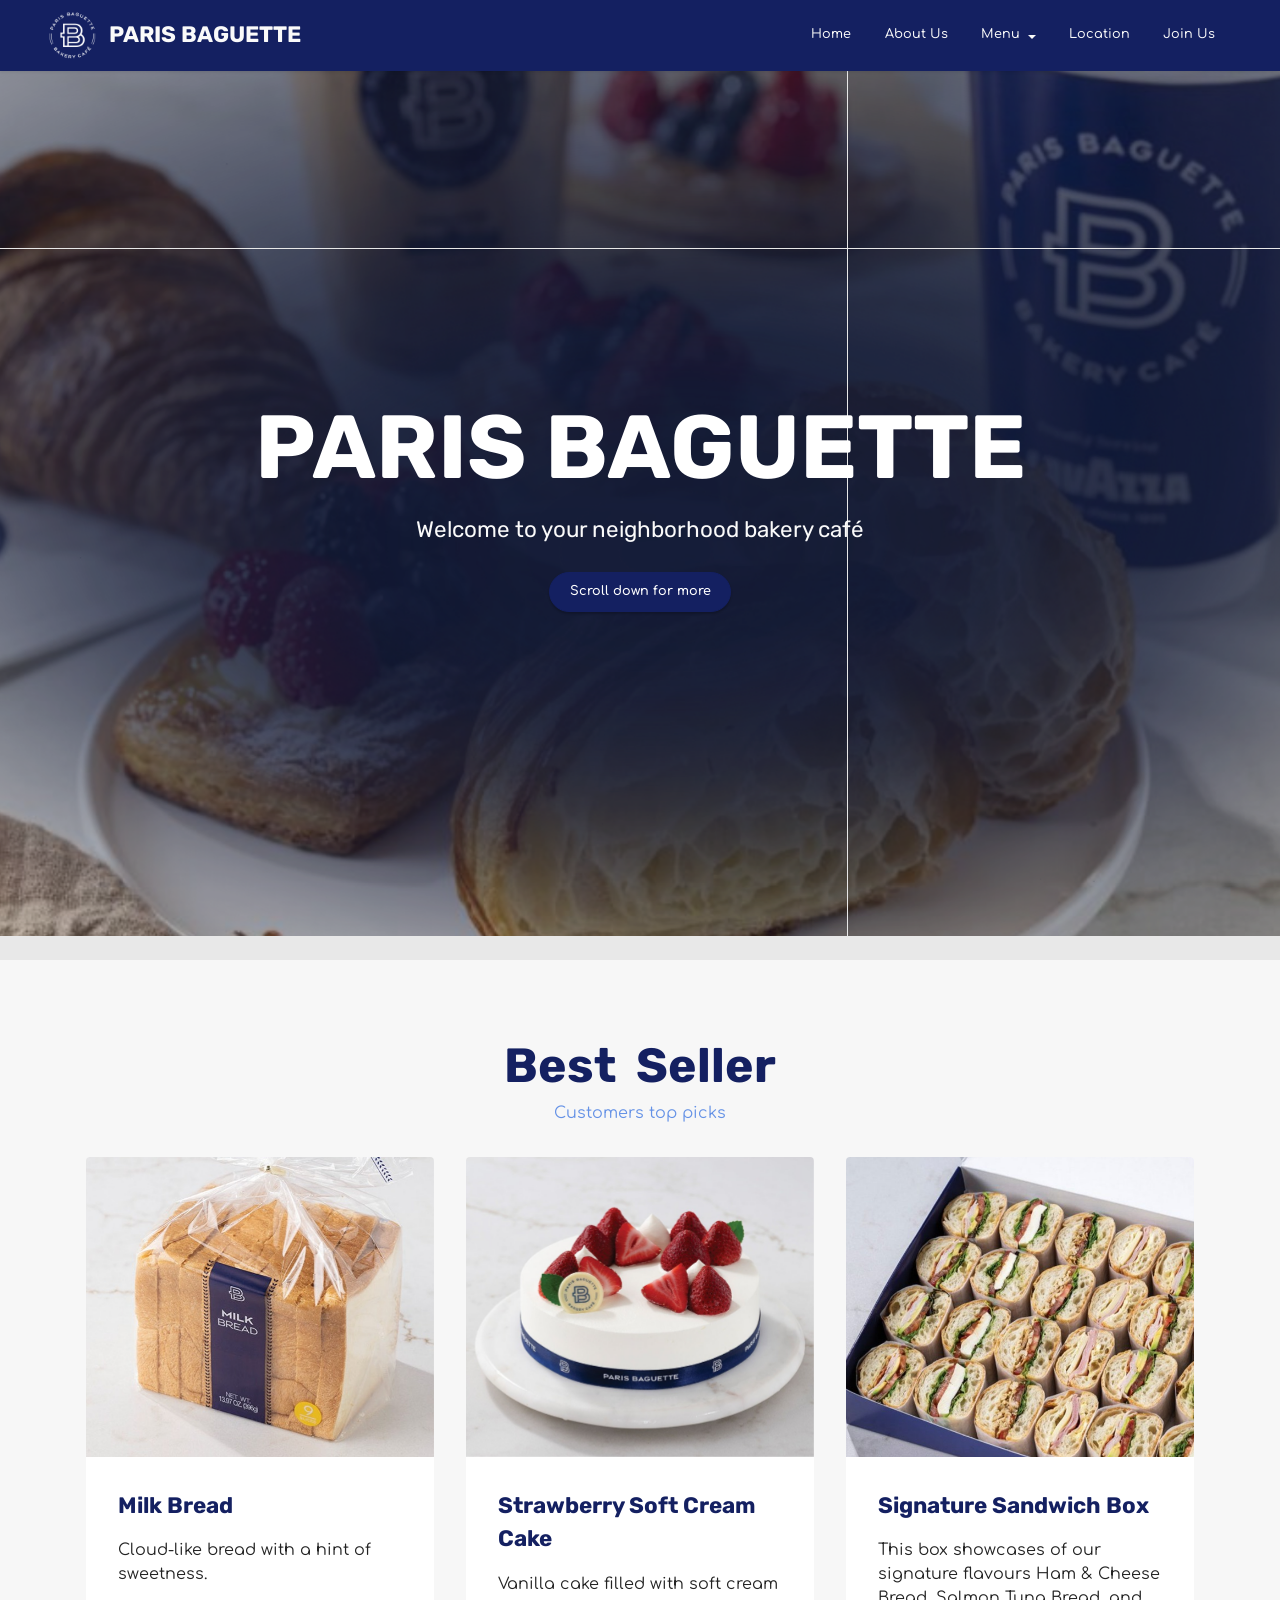
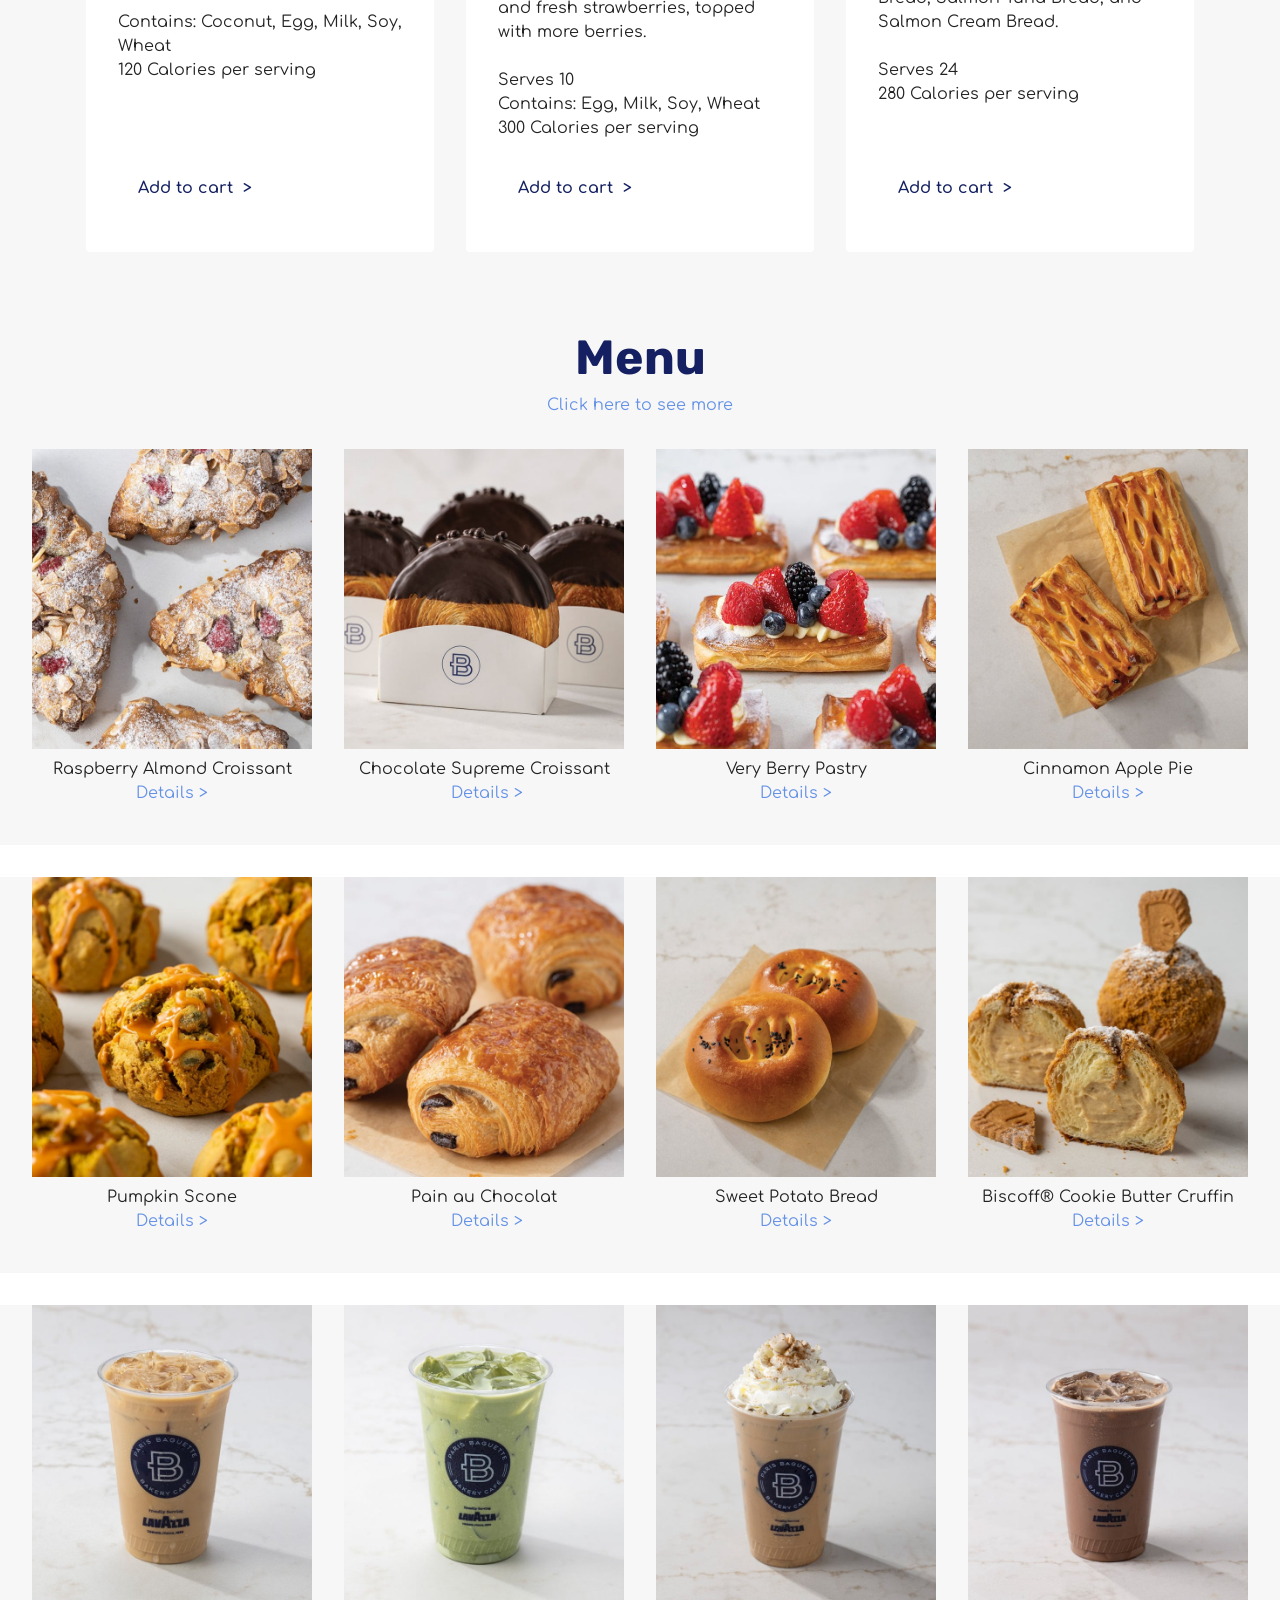
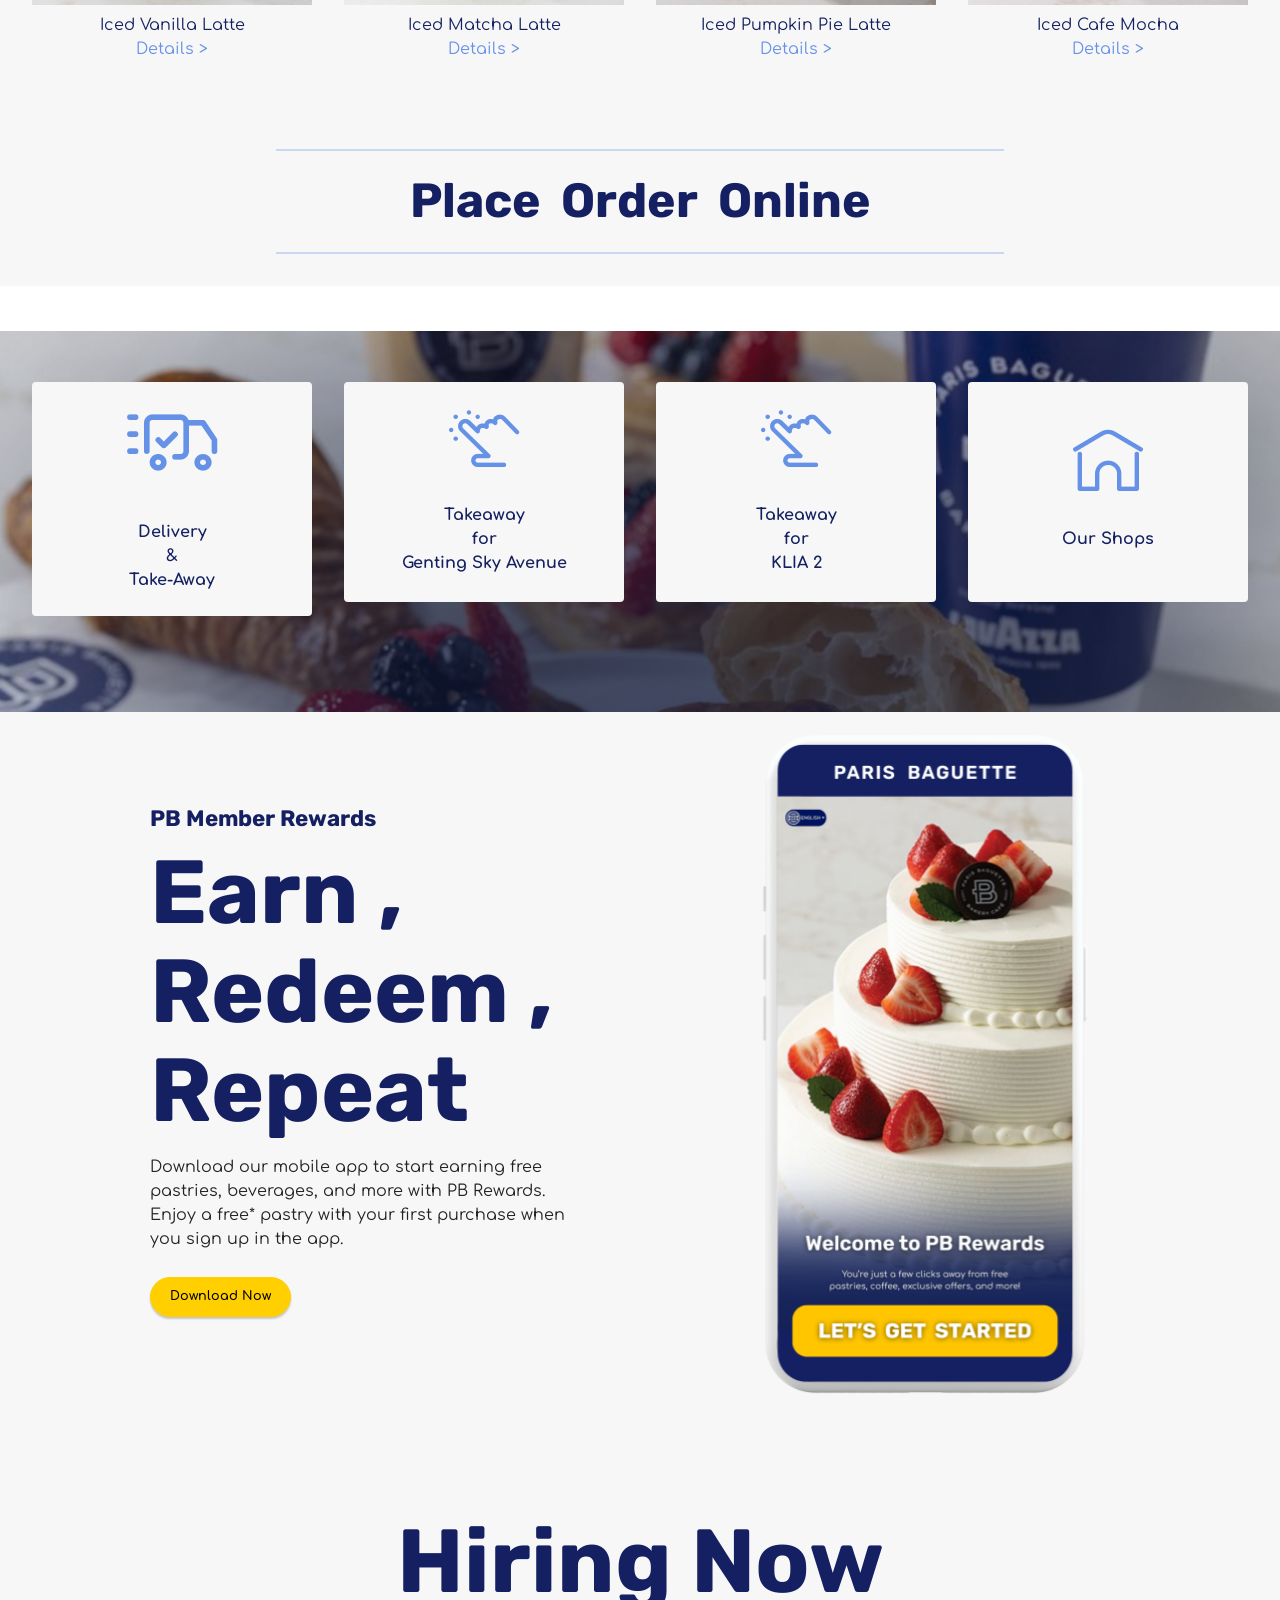
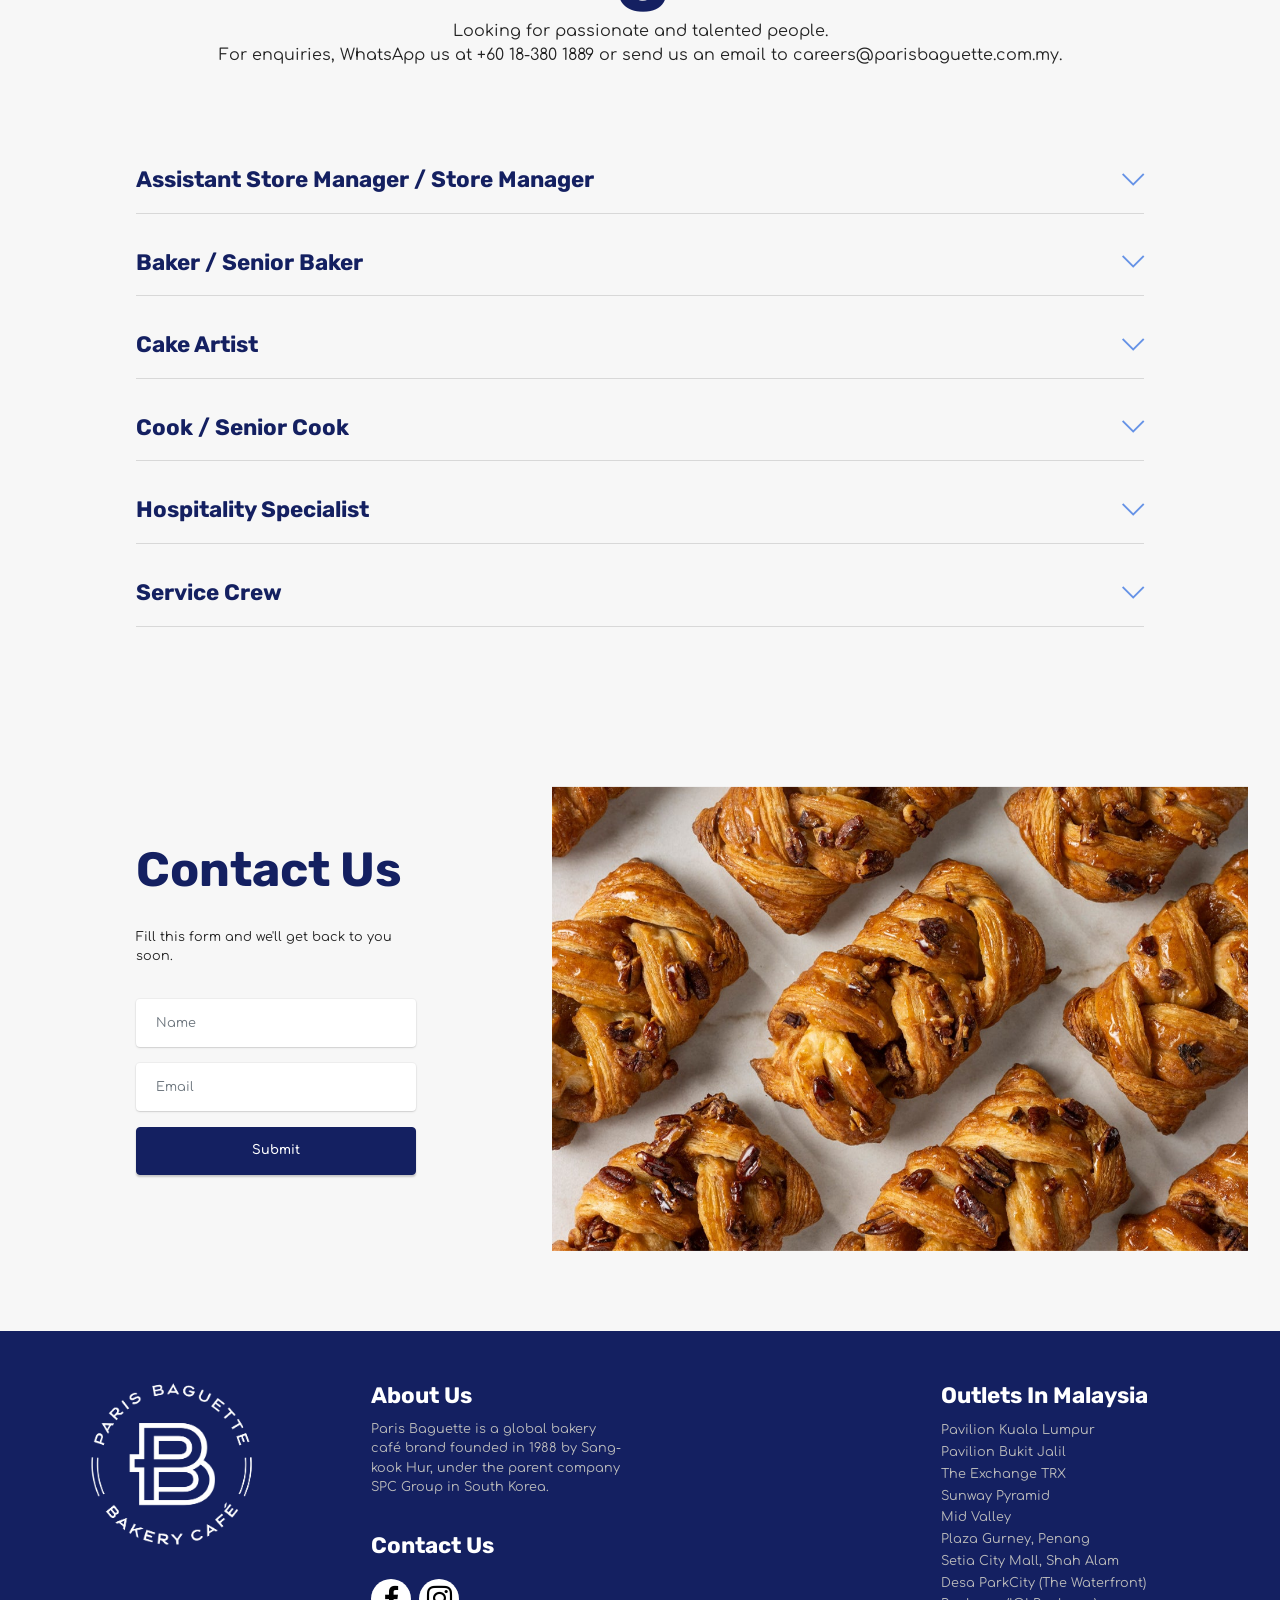
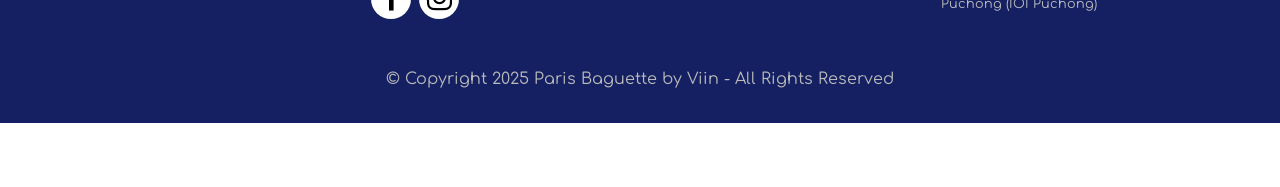
<file: index.html>
<!DOCTYPE html>
<html  >
<head>
  <!-- Site made with Mobirise Website Builder v6.1.4, https://mobirise.com -->
  <meta charset="UTF-8">
  <meta http-equiv="X-UA-Compatible" content="IE=edge">
  <meta name="generator" content="Mobirise v6.1.4, mobirise.com">
  <meta name="twitter:card" content="summary_large_image"/>
  <meta name="twitter:image:src" content="assets/images/index-meta.jpg">
  <meta property="og:image" content="assets/images/index-meta.jpg">
  <meta name="twitter:title" content="Paris Baguette by Viin">
  <meta name="viewport" content="width=device-width, initial-scale=1, minimum-scale=1">
  <link rel="shortcut icon" href="assets/images/untitled20design-80x80.png" type="image/x-icon">
  <meta name="description" content="Welcome to Paris Baguette – where every bite tells a story of French-inspired passion and craftsmanship. From freshly baked croissants and delicate pastries to signature cakes and artisan breads, our bakery brings the authentic taste of Paris to your neighborhood. Whether you’re stopping by for your morning coffee or celebrating a special moment, Paris Baguette is here to make every day a little sweeter.">
  
  
  <title>Paris Baguette by Viin</title>
  <link rel="stylesheet" href="assets/web/assets/mobirise-icons2/mobirise2.css">
  <link rel="stylesheet" href="assets/web/assets/mobirise-icons-bold/mobirise-icons-bold.css">
  <link rel="stylesheet" href="assets/web/assets/mobirise-icons/mobirise-icons.css">
  <link rel="stylesheet" href="assets/bootstrap/css/bootstrap.min.css">
  <link rel="stylesheet" href="assets/parallax/jarallax.css">
  <link rel="stylesheet" href="assets/animatecss/animate.css">
  <link rel="stylesheet" href="assets/dropdown/css/style.css">
  <link rel="stylesheet" href="assets/socicon/css/styles.css">
  <link rel="stylesheet" href="assets/theme/css/style.css">
  <link rel="preload" href="https://fonts.googleapis.com/css?family=Rubik:300,400,500,600,700,800,900,300i,400i,500i,600i,700i,800i,900i&display=swap" as="style" onload="this.onload=null;this.rel='stylesheet'">
  <noscript><link rel="stylesheet" href="https://fonts.googleapis.com/css?family=Rubik:300,400,500,600,700,800,900,300i,400i,500i,600i,700i,800i,900i&display=swap"></noscript>
  <link rel="preload" href="https://fonts.googleapis.com/css?family=Comfortaa:300,400,500,600,700&display=swap" as="style" onload="this.onload=null;this.rel='stylesheet'">
  <noscript><link rel="stylesheet" href="https://fonts.googleapis.com/css?family=Comfortaa:300,400,500,600,700&display=swap"></noscript>
  <link rel="preload" as="style" href="assets/mobirise/css/mbr-additional.css?v=cIp9Pz"><link rel="stylesheet" href="assets/mobirise/css/mbr-additional.css?v=cIp9Pz" type="text/css">

  
  
  
</head>
<body>
  
  <section data-bs-version="5.1" class="menu menu2 cid-uYULRbCDSo" once="menu" id="menu2-f">
    
    <nav class="navbar navbar-dropdown navbar-fixed-top navbar-expand-lg">
        <div class="container-fluid">
            <div class="navbar-brand">
                <span class="navbar-logo">
                    <a href="index.html">
                        <img src="assets/images/untitled20design-80x80.png" alt="Mobirise Website Builder" style="height: 3rem;">
                    </a>
                </span>
                <span class="navbar-caption-wrap"><a class="navbar-caption text-white text-primary display-5" href="index.html">PARIS BAGUETTE</a></span>
            </div>
            <button class="navbar-toggler" type="button" data-toggle="collapse" data-bs-toggle="collapse" data-target="#navbarSupportedContent" data-bs-target="#navbarSupportedContent" aria-controls="navbarNavAltMarkup" aria-expanded="false" aria-label="Toggle navigation">
                <div class="hamburger">
                    <span></span>
                    <span></span>
                    <span></span>
                    <span></span>
                </div>
            </button>
            <div class="collapse navbar-collapse" id="navbarSupportedContent">
                <ul class="navbar-nav nav-dropdown nav-right" data-app-modern-menu="true"><li class="nav-item"><a class="nav-link link text-white text-primary display-4" href="index.html">Home</a></li>
                    <li class="nav-item"><a class="nav-link link text-white text-primary display-4" href="aboutus.html">About Us</a></li>
                    <li class="nav-item dropdown"><a class="nav-link link text-white dropdown-toggle show display-4" href="https://mobiri.se" data-toggle="dropdown-submenu" data-bs-toggle="dropdown" data-bs-auto-close="outside" aria-expanded="false">Menu</a><div class="dropdown-menu show" aria-labelledby="dropdown-866" data-bs-popper="none"><a class="text-white show dropdown-item text-primary display-4" href="sweetnpastries.html">Sweets &amp; Pastries</a><a class="text-white dropdown-item text-primary display-4" href="cake.html">Cakes</a><a class="text-white dropdown-item text-primary display-4" href="salad.html">Salad &amp; Sandwiches&nbsp;</a><a class="text-white show dropdown-item text-primary display-4" href="beverage.html">Beverage</a></div></li><li class="nav-item"><a class="nav-link link text-white text-primary display-4" href="location.html">Location</a></li><li class="nav-item"><a class="nav-link link text-white text-primary display-4" href="joinus.html">Join Us</a></li></ul>
                
                
            </div>
        </div>
    </nav>
</section>

<section data-bs-version="5.1" class="header6 cid-uYQKvVZ77E mbr-fullscreen mbr-parallax-background" id="header6-0">

    

    
    <div class="mbr-overlay" style="opacity: 0.1; background-color: rgb(35, 35, 35);"></div>

    <div class="align-center container">
        <div class="row justify-content-center">
            <div class="col-12 col-lg-10">
                <h1 class="mbr-section-title mbr-fonts-style mbr-white mb-3 display-1"><strong>PARIS BAGUETTE</strong></h1>
                
                <p class="mbr-text mbr-white mbr-fonts-style display-5">
                     Welcome to your neighborhood bakery café
                </p>
                <div class="mbr-section-btn mt-3"><a class="btn btn-danger display-4">Scroll down for more</a></div>
            </div>
        </div>
    </div>
</section>

<section data-bs-version="5.1" class="features3 cid-uYQL1ZzX1r" id="features3-1">
    
    
    <div class="container">
        <div class="mbr-section-head">
            <h4 class="mbr-section-title mbr-fonts-style align-center mb-0 display-2"><strong>Best&nbsp; Seller</strong></h4>
            <h5 class="mbr-section-subtitle mbr-fonts-style align-center mb-0 mt-2 display-7">Customers top picks</h5>
        </div>
        <div class="row mt-4">
            <div class="item features-image col-12 col-md-6 col-lg-4">
                <div class="item-wrapper">
                    <div class="item-img">
                        <a href="https://parisbaguette.com/product/milk-bread/" target="_blank"><img src="assets/images/59833916827f42fdab44dbb1f7b28f89-1.jpeg" alt="Mobirise Website Builder"></a>
                    </div>
                    <div class="item-content">
                        <h5 class="item-title mbr-fonts-style display-5"><strong>Milk Bread</strong></h5>
                        
                        <p class="mbr-text mbr-fonts-style mt-3 display-7">Cloud-like bread with a hint of sweetness.<br><br>Contains: Coconut, Egg, Milk, Soy, Wheat<br>120 Calories&nbsp;per&nbsp;serving</p>
                    </div>
                    <div class="mbr-section-btn item-footer mt-2"><a href="https://parisbaguette.com/product/milk-bread/" class="btn item-btn btn-danger-outline display-7" target="_blank">Add to cart&nbsp; &gt;</a></div>
                </div>
            </div>
            <div class="item features-image col-12 col-md-6 col-lg-4">
                <div class="item-wrapper">
                    <div class="item-img">
                        <a href="https://parisbaguette.com/product/strawberry-soft-cream-cake/" target="_blank"><img src="assets/images/7e5aeb2c9d4744cfa6762ed2d2ad6cb7-2.jpeg" alt="Mobirise Website Builder"></a>
                    </div>
                    <div class="item-content">
                        <h5 class="item-title mbr-fonts-style display-5"><strong>Strawberry Soft Cream Cake</strong></h5>
                        
                        <p class="mbr-text mbr-fonts-style mt-3 display-7">Vanilla cake filled with soft cream and fresh strawberries, topped with more berries.<br><br>Serves 10<br>Contains: Egg, Milk, Soy, Wheat<br>300 Calories&nbsp;per&nbsp;serving</p>
                    </div>
                    <div class="mbr-section-btn item-footer mt-2"><a href="https://parisbaguette.com/product/strawberry-soft-cream-cake/" class="btn item-btn btn-danger-outline display-7" target="_blank">Add to cart&nbsp; &gt;</a></div>
                </div>
            </div>
            <div class="item features-image col-12 col-md-6 col-lg-4">
                <div class="item-wrapper">
                    <div class="item-img">
                        <a href="https://www.parisbaguette.com.sg/product/signature-pastry-sandwich-box/" target="_blank"><img src="assets/images/cc7689d7f89643f9ba72c4a14a2ed1f9-1-1024x683.jpeg" alt="Mobirise Website Builder"></a>
                    </div>
                    <div class="item-content">
                        <h5 class="item-title mbr-fonts-style display-5"><strong>Signature Sandwich Box</strong></h5>
                        
                        <p class="mbr-text mbr-fonts-style mt-3 display-7">This box showcases of our signature flavours Ham &amp; Cheese Bread, Salmon Tuna Bread, and Salmon&nbsp;Cream&nbsp;Bread.<br><br>Serves 24<br>280 Calories per serving<br></p>
                    </div>
                    <div class="mbr-section-btn item-footer mt-2"><a href="https://www.parisbaguette.com.sg/product/signature-pastry-sandwich-box/" class="btn item-btn btn-danger-outline display-7" target="_blank">Add to cart&nbsp; &gt;</a></div>
                </div>
            </div>
        </div>
    </div>
</section>

<section data-bs-version="5.1" class="gallery5 mbr-gallery cid-uZ5TYHJ1AR" id="gallery5-2s">
    

    
    

    <div class="container-fluid">
        <div class="mbr-section-head">
            <h3 class="mbr-section-title mbr-fonts-style align-center m-0 display-2"><strong>Menu</strong></h3>
            <h4 class="mbr-section-subtitle mbr-fonts-style align-center mb-0 mt-2 display-7"><a href="https://kdb4choonye-creator.github.io/parisbaguette-multipage/page7.html" class="text-primary">Click here to see more</a></h4>
        </div>
        <div class="row mbr-gallery mt-4">
            <div class="col-12 col-md-6 col-lg-3 item gallery-image">
                <div class="item-wrapper" data-toggle="modal" data-bs-toggle="modal" data-target="#uZ6ns4EVEg-modal" data-bs-target="#uZ6ns4EVEg-modal">
                    <img class="w-100" src="assets/images/4c809aa4f9be48e7ba5c956a6582002a-1032x688.jpg" alt="Mobirise Website Builder" data-slide-to="0" data-bs-slide-to="0" data-target="#lb-uZ6ns4EVEg" data-bs-target="#lb-uZ6ns4EVEg">
                    <div class="icon-wrapper">
                        <span class="mobi-mbri mobi-mbri-search mbr-iconfont mbr-iconfont-btn"></span>
                    </div>
                </div>
                <h6 class="mbr-item-subtitle mbr-fonts-style align-center mb-2 mt-2 display-7">Raspberry Almond Croissant<br><a href="https://parisbaguette.com/product/raspberry-almond-croissant/" class="text-primary" target="_blank">Details &gt;</a></h6>
            </div>
            <div class="col-12 col-md-6 col-lg-3 item gallery-image">
                <div class="item-wrapper" data-toggle="modal" data-bs-toggle="modal" data-target="#uZ6ns4EVEg-modal" data-bs-target="#uZ6ns4EVEg-modal">
                    <img class="w-100" src="assets/images/c87c25cf532d402f8b388dc1d1d20bae-1032x688.jpg" alt="Mobirise Website Builder" data-slide-to="1" data-bs-slide-to="1" data-target="#lb-uZ6ns4EVEg" data-bs-target="#lb-uZ6ns4EVEg">
                    <div class="icon-wrapper">
                        <span class="mobi-mbri mobi-mbri-search mbr-iconfont mbr-iconfont-btn"></span>
                    </div>
                </div>
                <h6 class="mbr-item-subtitle mbr-fonts-style align-center mb-2 mt-2 display-7">Chocolate Supreme Croissant<br>&nbsp;<a href="https://parisbaguette.com/product/chocolate-supreme-croissant/" class="text-primary" target="_blank">Details &gt;</a></h6>
            </div>
            <div class="col-12 col-md-6 col-lg-3 item gallery-image">
                <div class="item-wrapper" data-toggle="modal" data-bs-toggle="modal" data-target="#uZ6ns4EVEg-modal" data-bs-target="#uZ6ns4EVEg-modal">
                    <img class="w-100" src="assets/images/core-veryberrypastry-768x512.jpg" alt="Mobirise Website Builder" data-slide-to="2" data-bs-slide-to="2" data-target="#lb-uZ6ns4EVEg" data-bs-target="#lb-uZ6ns4EVEg">
                    <div class="icon-wrapper">
                        <span class="mobi-mbri mobi-mbri-search mbr-iconfont mbr-iconfont-btn"></span>
                    </div>
                </div>
                <h6 class="mbr-item-subtitle mbr-fonts-style align-center mb-2 mt-2 display-7"><div>Very Berry Pastry</div><a href="https://parisbaguette.com/product/very-berry-pastry/" class="text-primary" target="_blank">Details &gt;</a></h6>
            </div>
            <div class="col-12 col-md-6 col-lg-3 item gallery-image">
                <div class="item-wrapper" data-toggle="modal" data-bs-toggle="modal" data-target="#uZ6ns4EVEg-modal" data-bs-target="#uZ6ns4EVEg-modal">
                    <img class="w-100" src="assets/images/2c24c5058b1240c08be8bcd31326c07a-1032x688.jpg" alt="Mobirise Website Builder" data-slide-to="3" data-bs-slide-to="3" data-target="#lb-uZ6ns4EVEg" data-bs-target="#lb-uZ6ns4EVEg">
                    <div class="icon-wrapper">
                        <span class="mobi-mbri mobi-mbri-search mbr-iconfont mbr-iconfont-btn"></span>
                    </div>
                </div>
                <h6 class="mbr-item-subtitle mbr-fonts-style align-center mb-2 mt-2 display-7">Cinnamon Apple Pie<br><a href="https://parisbaguette.com/product/cinnamon-apple-pie/" class="text-primary" target="_blank">Details &gt;</a></h6>
            </div>
        </div>

        <div class="modal mbr-slider" tabindex="-1" role="dialog" aria-hidden="true" id="uZ6ns4EVEg-modal">
            <div class="modal-dialog" role="document">
                <div class="modal-content">
                    <div class="modal-body">
                        <div class="carousel slide carousel-fade" id="lb-uZ6ns4EVEg" data-interval="5000" data-bs-interval="5000">
                            <div class="carousel-inner">
                                <div class="carousel-item active">
                                    <img class="d-block w-100" src="assets/images/4c809aa4f9be48e7ba5c956a6582002a-1032x688.jpg" alt="Mobirise Website Builder">
                                </div>
                                <div class="carousel-item">
                                    <img class="d-block w-100" src="assets/images/c87c25cf532d402f8b388dc1d1d20bae-1032x688.jpg" alt="Mobirise Website Builder">
                                </div>
                                <div class="carousel-item">
                                    <img class="d-block w-100" src="assets/images/core-veryberrypastry-768x512.jpg" alt="Mobirise Website Builder">
                                </div>
                                <div class="carousel-item">
                                    <img class="d-block w-100" src="assets/images/2c24c5058b1240c08be8bcd31326c07a-1032x688.jpg" alt="Mobirise Website Builder">
                                </div>
                            </div>
                            <ol class="carousel-indicators">
                                <li data-slide-to="0" data-bs-slide-to="0" class="active" data-target="#lb-uZ6ns4EVEg" data-bs-target="#lb-uZ6ns4EVEg"></li>
                                <li data-slide-to="1" data-bs-slide-to="1" data-target="#lb-uZ6ns4EVEg" data-bs-target="#lb-uZ6ns4EVEg"></li>
                                <li data-slide-to="2" data-bs-slide-to="2" data-target="#lb-uZ6ns4EVEg" data-bs-target="#lb-uZ6ns4EVEg"></li>
                                <li data-slide-to="3" data-bs-slide-to="3" data-target="#lb-uZ6ns4EVEg" data-bs-target="#lb-uZ6ns4EVEg"></li>
                            </ol>
                            <a role="button" href="" class="close" data-dismiss="modal" data-bs-dismiss="modal" aria-label="Close">
                            </a>
                            <a class="carousel-control-prev carousel-control" role="button" data-slide="prev" data-bs-slide="prev" href="#lb-uZ6ns4EVEg">
                                <span class="mobi-mbri mobi-mbri-arrow-prev" aria-hidden="true"></span>
                                <span class="sr-only visually-hidden">Previous</span>
                            </a>
                            <a class="carousel-control-next carousel-control" role="button" data-slide="next" data-bs-slide="next" href="#lb-uZ6ns4EVEg">
                                <span class="mobi-mbri mobi-mbri-arrow-next" aria-hidden="true"></span>
                                <span class="sr-only visually-hidden">Next</span>
                            </a>
                        </div>
                    </div>
                </div>
            </div>
        </div>
    </div>
</section>

<section data-bs-version="5.1" class="gallery5 mbr-gallery cid-uZ5TZF8YfO" id="gallery5-2t">
    

    
    

    <div class="container-fluid">
        
        <div class="row mbr-gallery mt-4">
            <div class="col-12 col-md-6 col-lg-3 item gallery-image">
                <div class="item-wrapper" data-toggle="modal" data-bs-toggle="modal" data-target="#uZ6ns5gBs6-modal" data-bs-target="#uZ6ns5gBs6-modal">
                    <img class="w-100" src="assets/images/87ec8b48a53c41a0b5e3b34c0f034288-1032x688.jpg" alt="Mobirise Website Builder" data-slide-to="0" data-bs-slide-to="0" data-target="#lb-uZ6ns5gBs6" data-bs-target="#lb-uZ6ns5gBs6">
                    <div class="icon-wrapper">
                        <span class="mobi-mbri mobi-mbri-search mbr-iconfont mbr-iconfont-btn"></span>
                    </div>
                </div>
                <h6 class="mbr-item-subtitle mbr-fonts-style align-center mb-2 mt-2 display-7">Pumpkin Scone<br><a href="https://parisbaguette.com/product/pumpkin-scone/" class="text-primary" target="_blank">Details &gt;</a></h6>
            </div>
            <div class="col-12 col-md-6 col-lg-3 item gallery-image">
                <div class="item-wrapper" data-toggle="modal" data-bs-toggle="modal" data-target="#uZ6ns5gBs6-modal" data-bs-target="#uZ6ns5gBs6-modal">
                    <img class="w-100" src="assets/images/5e0d8bb6a2804c3bb837356ed653a261-1032x688.jpg" alt="Mobirise Website Builder" data-slide-to="1" data-bs-slide-to="1" data-target="#lb-uZ6ns5gBs6" data-bs-target="#lb-uZ6ns5gBs6">
                    <div class="icon-wrapper">
                        <span class="mobi-mbri mobi-mbri-search mbr-iconfont mbr-iconfont-btn"></span>
                    </div>
                </div>
                <h6 class="mbr-item-subtitle mbr-fonts-style align-center mb-2 mt-2 display-7">Pain au Chocolat<br>&nbsp;<a href="https://parisbaguette.com/product/pain-au-chocolat/" class="text-primary" target="_blank">Details &gt;</a></h6>
            </div>
            <div class="col-12 col-md-6 col-lg-3 item gallery-image">
                <div class="item-wrapper" data-toggle="modal" data-bs-toggle="modal" data-target="#uZ6ns5gBs6-modal" data-bs-target="#uZ6ns5gBs6-modal">
                    <img class="w-100" src="assets/images/4abb4287fa034d8b955b090a6a583993-1032x688.jpg" alt="Mobirise Website Builder" data-slide-to="2" data-bs-slide-to="2" data-target="#lb-uZ6ns5gBs6" data-bs-target="#lb-uZ6ns5gBs6">
                    <div class="icon-wrapper">
                        <span class="mobi-mbri mobi-mbri-search mbr-iconfont mbr-iconfont-btn"></span>
                    </div>
                </div>
                <h6 class="mbr-item-subtitle mbr-fonts-style align-center mb-2 mt-2 display-7"><div><span style="font-size: calc(1rem + 0 * ((100vw - 20rem) / 28));">Sweet Potato Bread</span><br></div><a href="https://parisbaguette.com/product/sweet-potato-bread/" class="text-primary" target="_blank">Details &gt;</a></h6>
            </div>
            <div class="col-12 col-md-6 col-lg-3 item gallery-image">
                <div class="item-wrapper" data-toggle="modal" data-bs-toggle="modal" data-target="#uZ6ns5gBs6-modal" data-bs-target="#uZ6ns5gBs6-modal">
                    <img class="w-100" src="assets/images/372d1c4aa79e46ca93359b4dd7a50dd8-1032x688.jpg" alt="Mobirise Website Builder" data-slide-to="3" data-bs-slide-to="3" data-target="#lb-uZ6ns5gBs6" data-bs-target="#lb-uZ6ns5gBs6">
                    <div class="icon-wrapper">
                        <span class="mobi-mbri mobi-mbri-search mbr-iconfont mbr-iconfont-btn"></span>
                    </div>
                </div>
                <h6 class="mbr-item-subtitle mbr-fonts-style align-center mb-2 mt-2 display-7">Biscoff® Cookie Butter Cruffin<br><a href="https://parisbaguette.com/product/biscoff-cookie-butter-cruffin/" class="text-primary" target="_blank">Details &gt;</a></h6>
            </div>
        </div>

        <div class="modal mbr-slider" tabindex="-1" role="dialog" aria-hidden="true" id="uZ6ns5gBs6-modal">
            <div class="modal-dialog" role="document">
                <div class="modal-content">
                    <div class="modal-body">
                        <div class="carousel slide carousel-fade" id="lb-uZ6ns5gBs6" data-interval="5000" data-bs-interval="5000">
                            <div class="carousel-inner">
                                <div class="carousel-item active">
                                    <img class="d-block w-100" src="assets/images/87ec8b48a53c41a0b5e3b34c0f034288-1032x688.jpg" alt="Mobirise Website Builder">
                                </div>
                                <div class="carousel-item">
                                    <img class="d-block w-100" src="assets/images/5e0d8bb6a2804c3bb837356ed653a261-1032x688.jpg" alt="Mobirise Website Builder">
                                </div>
                                <div class="carousel-item">
                                    <img class="d-block w-100" src="assets/images/4abb4287fa034d8b955b090a6a583993-1032x688.jpg" alt="Mobirise Website Builder">
                                </div>
                                <div class="carousel-item">
                                    <img class="d-block w-100" src="assets/images/372d1c4aa79e46ca93359b4dd7a50dd8-1032x688.jpg" alt="Mobirise Website Builder">
                                </div>
                            </div>
                            <ol class="carousel-indicators">
                                <li data-slide-to="0" data-bs-slide-to="0" class="active" data-target="#lb-uZ6ns5gBs6" data-bs-target="#lb-uZ6ns5gBs6"></li>
                                <li data-slide-to="1" data-bs-slide-to="1" data-target="#lb-uZ6ns5gBs6" data-bs-target="#lb-uZ6ns5gBs6"></li>
                                <li data-slide-to="2" data-bs-slide-to="2" data-target="#lb-uZ6ns5gBs6" data-bs-target="#lb-uZ6ns5gBs6"></li>
                                <li data-slide-to="3" data-bs-slide-to="3" data-target="#lb-uZ6ns5gBs6" data-bs-target="#lb-uZ6ns5gBs6"></li>
                            </ol>
                            <a role="button" href="" class="close" data-dismiss="modal" data-bs-dismiss="modal" aria-label="Close">
                            </a>
                            <a class="carousel-control-prev carousel-control" role="button" data-slide="prev" data-bs-slide="prev" href="#lb-uZ6ns5gBs6">
                                <span class="mobi-mbri mobi-mbri-arrow-prev" aria-hidden="true"></span>
                                <span class="sr-only visually-hidden">Previous</span>
                            </a>
                            <a class="carousel-control-next carousel-control" role="button" data-slide="next" data-bs-slide="next" href="#lb-uZ6ns5gBs6">
                                <span class="mobi-mbri mobi-mbri-arrow-next" aria-hidden="true"></span>
                                <span class="sr-only visually-hidden">Next</span>
                            </a>
                        </div>
                    </div>
                </div>
            </div>
        </div>
    </div>
</section>

<section data-bs-version="5.1" class="gallery5 mbr-gallery cid-uZ5U0rHfvX" id="gallery5-2u">
    

    
    

    <div class="container-fluid">
        
        <div class="row mbr-gallery mt-4">
            <div class="col-12 col-md-6 col-lg-3 item gallery-image">
                <div class="item-wrapper" data-toggle="modal" data-bs-toggle="modal" data-target="#uZ6ns5TDWM-modal" data-bs-target="#uZ6ns5TDWM-modal">
                    <img class="w-100" src="assets/images/d1cf5ee4a7244867afe47fcf6f070011-13-1032x688.jpg" alt="Mobirise Website Builder" data-slide-to="0" data-bs-slide-to="0" data-target="#lb-uZ6ns5TDWM" data-bs-target="#lb-uZ6ns5TDWM">
                    <div class="icon-wrapper">
                        <span class="mobi-mbri mobi-mbri-search mbr-iconfont mbr-iconfont-btn"></span>
                    </div>
                </div>
                <h6 class="mbr-item-subtitle mbr-fonts-style align-center mb-2 mt-2 display-7"><div>Iced Vanilla Latte</div><a href="https://parisbaguette.com/product/ny-style-cheesecake/" class="text-primary" target="_blank"></a><a href="https://parisbaguette.com/product/iced-vanilla-latte/" class="text-primary" target="_blank">Details </a><em><a href="https://parisbaguette.com/product/iced-vanilla-latte/" class="text-primary" target="_blank">&gt;</a></em></h6>
            </div>
            <div class="col-12 col-md-6 col-lg-3 item gallery-image">
                <div class="item-wrapper" data-toggle="modal" data-bs-toggle="modal" data-target="#uZ6ns5TDWM-modal" data-bs-target="#uZ6ns5TDWM-modal">
                    <img class="w-100" src="assets/images/ca6bec3d484341f797918696a93b6476-2-1032x688.jpg" alt="Mobirise Website Builder" data-slide-to="1" data-bs-slide-to="1" data-target="#lb-uZ6ns5TDWM" data-bs-target="#lb-uZ6ns5TDWM">
                    <div class="icon-wrapper">
                        <span class="mobi-mbri mobi-mbri-search mbr-iconfont mbr-iconfont-btn"></span>
                    </div>
                </div>
                <h6 class="mbr-item-subtitle mbr-fonts-style align-center mb-2 mt-2 display-7">Iced Matcha Latte<br><a href="https://parisbaguette.com/product/iced-matcha-latte/" class="text-primary" target="_blank">Details &gt;</a></h6>
            </div>
            <div class="col-12 col-md-6 col-lg-3 item gallery-image">
                <div class="item-wrapper" data-toggle="modal" data-bs-toggle="modal" data-target="#uZ6ns5TDWM-modal" data-bs-target="#uZ6ns5TDWM-modal">
                    <img class="w-100" src="assets/images/25c8cf2739574cb4937061c32b51b33a-1032x688.jpg" alt="Mobirise Website Builder" data-slide-to="2" data-bs-slide-to="2" data-target="#lb-uZ6ns5TDWM" data-bs-target="#lb-uZ6ns5TDWM">
                    <div class="icon-wrapper">
                        <span class="mobi-mbri mobi-mbri-search mbr-iconfont mbr-iconfont-btn"></span>
                    </div>
                </div>
                <h6 class="mbr-item-subtitle mbr-fonts-style align-center mb-2 mt-2 display-7">Iced Pumpkin Pie Latte<br><a href="https://parisbaguette.com/product/iced-pumpkin-pie-latte/" class="text-primary" target="_blank">Details &gt;</a></h6>
            </div>
            <div class="col-12 col-md-6 col-lg-3 item gallery-image">
                <div class="item-wrapper" data-toggle="modal" data-bs-toggle="modal" data-target="#uZ6ns5TDWM-modal" data-bs-target="#uZ6ns5TDWM-modal">
                    <img class="w-100" src="assets/images/326986c8b4534d8f87eef8fe55c273b7-2-1032x688.jpg" alt="Mobirise Website Builder" data-slide-to="3" data-bs-slide-to="3" data-target="#lb-uZ6ns5TDWM" data-bs-target="#lb-uZ6ns5TDWM">
                    <div class="icon-wrapper">
                        <span class="mobi-mbri mobi-mbri-search mbr-iconfont mbr-iconfont-btn"></span>
                    </div>
                </div>
                <h6 class="mbr-item-subtitle mbr-fonts-style align-center mb-2 mt-2 display-7"><div><span style="font-size: 1rem;">Iced Cafe Mocha</span><br></div><div><a href="https://parisbaguette.com/product/iced-cafe-mocha/" class="text-primary" target="_blank">Details &gt;</a></div></h6>
            </div>
        </div>

        <div class="modal mbr-slider" tabindex="-1" role="dialog" aria-hidden="true" id="uZ6ns5TDWM-modal">
            <div class="modal-dialog" role="document">
                <div class="modal-content">
                    <div class="modal-body">
                        <div class="carousel slide carousel-fade" id="lb-uZ6ns5TDWM" data-interval="10000" data-bs-interval="10000">
                            <div class="carousel-inner">
                                <div class="carousel-item active">
                                    <img class="d-block w-100" src="assets/images/d1cf5ee4a7244867afe47fcf6f070011-13-1032x688.jpg" alt="Mobirise Website Builder">
                                </div>
                                <div class="carousel-item">
                                    <img class="d-block w-100" src="assets/images/ca6bec3d484341f797918696a93b6476-2-1032x688.jpg" alt="Mobirise Website Builder">
                                </div>
                                <div class="carousel-item">
                                    <img class="d-block w-100" src="assets/images/25c8cf2739574cb4937061c32b51b33a-1032x688.jpg" alt="Mobirise Website Builder">
                                </div>
                                <div class="carousel-item">
                                    <img class="d-block w-100" src="assets/images/326986c8b4534d8f87eef8fe55c273b7-2-1032x688.jpg" alt="Mobirise Website Builder">
                                </div>
                            </div>
                            <ol class="carousel-indicators">
                                <li data-slide-to="0" data-bs-slide-to="0" class="active" data-target="#lb-uZ6ns5TDWM" data-bs-target="#lb-uZ6ns5TDWM"></li>
                                <li data-slide-to="1" data-bs-slide-to="1" data-target="#lb-uZ6ns5TDWM" data-bs-target="#lb-uZ6ns5TDWM"></li>
                                <li data-slide-to="2" data-bs-slide-to="2" data-target="#lb-uZ6ns5TDWM" data-bs-target="#lb-uZ6ns5TDWM"></li>
                                <li data-slide-to="3" data-bs-slide-to="3" data-target="#lb-uZ6ns5TDWM" data-bs-target="#lb-uZ6ns5TDWM"></li>
                            </ol>
                            <a role="button" href="" class="close" data-dismiss="modal" data-bs-dismiss="modal" aria-label="Close">
                            </a>
                            <a class="carousel-control-prev carousel-control" role="button" data-slide="prev" data-bs-slide="prev" href="#lb-uZ6ns5TDWM">
                                <span class="mobi-mbri mobi-mbri-arrow-prev" aria-hidden="true"></span>
                                <span class="sr-only visually-hidden">Previous</span>
                            </a>
                            <a class="carousel-control-next carousel-control" role="button" data-slide="next" data-bs-slide="next" href="#lb-uZ6ns5TDWM">
                                <span class="mobi-mbri mobi-mbri-arrow-next" aria-hidden="true"></span>
                                <span class="sr-only visually-hidden">Next</span>
                            </a>
                        </div>
                    </div>
                </div>
            </div>
        </div>
    </div>
</section>

<section data-bs-version="5.1" class="content6 cid-uYRoHUR9VL" id="content6-7">
    
    <div class="container">
        <div class="row justify-content-center">
            <div class="col-md-12 col-lg-8">
                <hr class="line">
                <p class="mbr-text align-center mbr-fonts-style my-4 display-2"><strong>Place&nbsp; Order&nbsp; Online</strong></p>
                <hr class="line">
            </div>
        </div>
    </div>
</section>

<section data-bs-version="5.1" class="features1 cid-uYRf1ZhRV7 mbr-parallax-background" id="features2-6">

    

    
    
    <div class="container-fluid">
        <div class="row justify-content-center">
            
            <div class="item features-without-image mb-4 col-12 col-md-3 active">
                <div class="item-wrapper">
                    <div class="card-box align-center">
                        <a href="https://parisbaguettemy.oddle.me/en_MY" target="_blank"><span class="mbr-iconfont mbrib-delivery" style="font-size: 90px; color: rgb(101, 146, 230); fill: rgb(101, 146, 230);"></span></a>
                        <h4 class="card-title align-center mbr-black mbr-fonts-style display-7">
                            <strong>
</strong>
                        <div><strong style="font-size: 1rem;">Delivery</strong><br></div><div><strong>&amp;</strong></div><div><strong>Take-Away</strong></div></h4>
                    </div>
                </div>
            </div><div class="item features-without-image mb-4 col-12 col-md-3">
                <div class="item-wrapper">
                    <div class="card-box align-center">
                        <a href="https://parisbaguettegentingskyavenue.oddle.me/en_MY" target="_blank"><span class="mbr-iconfont mbrib-touch" style="font-size: 70px;"></span></a>
                        <h4 class="card-title align-center mbr-black mbr-fonts-style display-7"><strong>Takeaway</strong><br><strong>for<br>Genting Sky Avenue<br></strong></h4>
                    </div>
                </div>
            </div><div class="item features-without-image mb-4 col-12 col-md-3">
                <div class="item-wrapper">
                    <div class="card-box align-center">
                        <a href="https://parisbaguettegentingskyavenue.oddle.me/en_MY" target="_blank"><span class="mbr-iconfont mbrib-touch" style="font-size: 70px;"></span></a>
                        <h4 class="card-title align-center mbr-black mbr-fonts-style display-7"><strong>Takeaway</strong><br><strong>for</strong><br><strong>KLIA 2</strong><strong><br></strong></h4>
                    </div>
                </div>
            </div><div class="item features-without-image mb-4 col-12 col-md-3">
                <div class="item-wrapper">
                    <div class="card-box align-center">
                        <a href="https://parisbaguette.com.my/location/" target="_blank"><span class="mbr-iconfont mbrib-home" style="font-size: 70px;"></span></a>
                        <h4 class="card-title align-center mbr-black mbr-fonts-style display-7"><strong>Our Shops</strong><strong><br></strong></h4>
                    </div>
                </div>
            </div>
            
            
        </div>
    </div>
</section>

<section data-bs-version="5.1" class="features7 cid-uZ5TVsqkQE" id="features7-2p">
    <!---->
    

    
    
    <div class="container">
        <div class="card-wrapper">
            <div class="row align-items-center flex-row-reverse">
                <div class="col-12 col-lg-6">
                    <div class="image-wrapper">
                        <a href="https://parisbaguette.com/rewards/" target="_blank"><img src="assets/images/paris-baguette.png" alt="Mobirise Website Builder"></a>
                    </div>
                </div>
                <div class="col-12 col-lg">
                    <div class="text-box">
                        <h5 class="mbr-title mbr-fonts-style display-5"><strong>PB Member Rewards</strong><strong><br></strong></h5>
                        <p class="mbr-text mbr-fonts-style display-1"><strong>Earn , Redeem ,</strong><br><strong>Repeat</strong><br></p>
                        <div class="cost">
                            <span class="currentcost mbr-fonts-style pr-2 display-7">Download our mobile app to start earning free pastries, beverages, and more with PB Rewards.<br>Enjoy a free* pastry with your first purchase when you sign up in the app.</span>
                            <span class="oldcost mbr-fonts-style display-4"></span>
                        </div>
                        <div class="mbr-section-btn pt-3"><a href="https://apps.apple.com/us/app/paris-baguette/id1435128100" class="btn btn-warning display-4" target="_blank">Download Now</a></div>
                    </div>
                </div>
            </div>
        </div>
    </div>
</section>

<section data-bs-version="5.1" class="content16 cid-uZ5TW0T3wE" id="content16-2q">

    

    
    
    <div class="container-fluid">
        <div class="row justify-content-center">
            <div class="col-12 col-md-10">
                <div class="mbr-section-head align-center mb-4">
                    <h3 class="mbr-section-title mb-0 mbr-fonts-style display-1"><strong>Hiring Now</strong></h3>
                    <h4 class="mbr-section-subtitle mb-0 mt-2 mbr-fonts-style display-7">Looking for passionate and talented people.<div><span style="font-size: 1rem;">For enquiries, WhatsApp us at +60 18-380 1889 or send us an email to careers@parisbaguette.com.my.</span><br></div><br><div><br></div></h4>
                </div>
                <div id="bootstrap-accordion_9" class="panel-group accordionStyles accordion" role="tablist" aria-multiselectable="true">
                    <div class="card mb-3">
                        <div class="card-header" role="tab" id="headingOne">
                            <a role="button" class="panel-title collapsed" data-toggle="collapse" data-bs-toggle="collapse" data-core="" href="#collapse1_9" aria-expanded="false" aria-controls="collapse1">
                                <h6 class="panel-title-edit mbr-fonts-style mb-0 display-5"><strong>Assistant Store Manager / Store Manager</strong></h6>
                                <span class="sign mbr-iconfont mbri-arrow-down"></span>
                            </a>
                        </div>
                        <div id="collapse1_9" class="panel-collapse noScroll collapse" role="tabpanel" aria-labelledby="headingOne" data-parent="#accordion" data-bs-parent="#bootstrap-accordion_9">
                            <div class="panel-body">
                                <p class="mbr-fonts-style panel-text display-4"><strong>Job Summary :</strong><br>The Assistant Store Manager / Store Manager bears the overall responsibility for the profitability of the chain restaurant outlet. He/she performs outlet-level support functions, such as customer service, scheduling, handling day-to-day operations, cashiering, closing of the till, ordering inventory, and back office support.
<br>
<br><strong>Roles &amp; Responsibilities :</strong><br>Manage, direct and coordinate all operation-related activities in a proficient and pleasant method.
<br>Ensure overall store image is maintained and the brand is always well represented.
<br>Ensure that the outlet budget is strictly adhered to and that all costs are controlled including shop expense, cost of goods &amp; cost of labour.
<br>Motivate, guide and train the staff in upselling the food and beverage items.
<br>Attend to guest requests and attend to guest complaints as required.<br>
<br><strong>Requirements :</strong><br>Possess effective management skills
<br>Possess capability to lead, motivate and manage subordinates
<br>Good command of spoken English
<br>PC literate with knowledge in MS Office
<br>Min. Diploma/Degree in F&amp;B management or any related fields
<br>At least 6 years of experience management in Food and Service Operations</p>
                            </div>
                        </div>
                    </div>
                    <div class="card mb-3">
                        <div class="card-header" role="tab" id="headingOne">
                            <a role="button" class="panel-title collapsed" data-toggle="collapse" data-bs-toggle="collapse" data-core="" href="#collapse2_9" aria-expanded="false" aria-controls="collapse2">
                                <h6 class="panel-title-edit mbr-fonts-style mb-0 display-5"><strong>Baker / Senior Baker</strong></h6>
                                <span class="sign mbr-iconfont mbri-arrow-down"></span>
                            </a>
                        </div>
                        <div id="collapse2_9" class="panel-collapse noScroll collapse" role="tabpanel" aria-labelledby="headingOne" data-parent="#accordion" data-bs-parent="#bootstrap-accordion_9">
                            <div class="panel-body">
                                <p class="mbr-fonts-style panel-text display-4"><strong>Job Summary :</strong><br>The Baker / Senior Baker is responsible for making a wide range of breads, pastries, and other baked goods. This includes ensuring all baking equipment and baking area is clean prior to and post production of any baked items, and ensuring compliance with regulations.
<br>
<br><strong>Roles &amp; Responsibilities :</strong><br>Prepare, bake and present all baked items effectively and efficiently, meeting the company operations manual and gold standards.
<br>Assist in the preparation, baking and presentation of all baked items.
<br>Ensure that procedures for suppliers, equipment, and work areas are complying to the established standards.
<br>Ensure that food hygiene and safety standards are maintained and comply.
<br>All other ad-hoc duties given by Supervisors.<br>
<br><strong>Requirements :</strong><br>Baking / Pastry preparation
<br>At least a technical certificate in Culinary Art/ Baking / Pastry or any related fields
<br>At least 1-2 years of experience working in kitchen as baker or/&amp; baking preparation.</p>
                            </div>
                        </div>
                    </div>
                    <div class="card mb-3">
                        <div class="card-header" role="tab" id="headingOne">
                            <a role="button" class="panel-title collapsed" data-toggle="collapse" data-bs-toggle="collapse" data-core="" href="#collapse3_9" aria-expanded="false" aria-controls="collapse3">
                                <h6 class="panel-title-edit mbr-fonts-style mb-0 display-5"><strong>Cake Artist</strong></h6>
                                <span class="sign mbr-iconfont mbri-arrow-down"></span>
                            </a>
                        </div>
                        <div id="collapse3_9" class="panel-collapse noScroll collapse" role="tabpanel" aria-labelledby="headingOne" data-parent="#accordion" data-bs-parent="#bootstrap-accordion_9">
                            <div class="panel-body">
                                <p class="mbr-fonts-style panel-text display-4"><strong>Job Summary :</strong><br>The Cake Artist is responsible for preparing, baking and decorating cakes and other dough or pastry-based confectioneries. This includes the process from planning the products, weighing and measuring ingredients making various baked goods, and finally glazing or decorating them
<br>
<br><strong>Roles &amp; Responsibilities :</strong><br>Prepare, bake and present pastry/ cake effectively and efficiently, meeting the company operations manual and gold standards.
<br>Prepare a wide variety of goods such as whole cakes etc. following traditional and modern recipes as per SOP.
<br>Decorate pastries/ cakes using different icings, toppings etc. to ensure the presentation will be beautiful and exciting.
<br>Monitor stocks for baking ingredients such as flour, sugar etc. and make appropriate orders within budget.
<br>Execute any other duties as assigned.<br>
<br><strong>Requirements :</strong><br>Pastry preparation or baking
<br>At least a technical certificate in Culinary Art/ F&amp;B or any related fields
<br>At least 1-2 years of experience working in kitchen as a cake artist or/&amp; baking.</p>
                            </div>
                        </div>
                    </div>
                    <div class="card mb-3">
                        <div class="card-header" role="tab" id="headingOne">
                            <a role="button" class="panel-title collapsed" data-toggle="collapse" data-bs-toggle="collapse" data-core="" href="#collapse4_9" aria-expanded="false" aria-controls="collapse4">
                                <h6 class="panel-title-edit mbr-fonts-style mb-0 display-5"><strong>Cook / Senior Cook</strong></h6>
                                <span class="sign mbr-iconfont mbri-arrow-down"></span>
                            </a>
                        </div>
                        <div id="collapse4_9" class="panel-collapse noScroll collapse" role="tabpanel" aria-labelledby="headingOne" data-parent="#accordion" data-bs-parent="#bootstrap-accordion_9">
                            <div class="panel-body">
                                <p class="mbr-fonts-style panel-text display-4"><strong>Job Summary :</strong><br>The Cook / Senior Cook is responsible for preparing a variety of dishes. Production Kitchens are responsible for the receiving, storing, organizing, distributing food and supply items. Preparation of daily mise en place. He/ She is expected to observe health and safety standards for all food, and equipment; make requisitions for food supplies; and ensure that food items are properly stored.
<br>
<br><strong>Roles &amp; Responsibilities :</strong><br>Prepare, cook and present food effectively and efficiently, meeting the company operations manual and gold standards.
<br>Assist in the preparation, cooking, garnishing and presentation of food.
<br>Maintain good knowledge on standard food preparation through training by immediate superior/ manual provided by the company
<br>Keep up to date with the current promotions and new items in the menu.
<br>Maintain the kitchen cleanliness (housekeeping), food hygiene and safety standards.
<br>Execute any other duties as assigned.<br>
<br><strong>Requirements :</strong><br>Food preparation or/and cooking
<br>At least a technical certificate in Culinary Art/ F&amp;B or any related fields
<br>· At least 1-2 years of experience working in kitchen as a cook or/&amp; food preparation.</p>
                            </div>
                        </div>
                    </div>
                    <div class="card mb-3">
                        <div class="card-header" role="tab" id="headingOne">
                            <a role="button" class="panel-title collapsed" data-toggle="collapse" data-bs-toggle="collapse" data-core="" href="#collapse5_9" aria-expanded="false" aria-controls="collapse5">
                                <h6 class="panel-title-edit mbr-fonts-style mb-0 display-5"><strong>Hospitality Specialist</strong></h6>
                                <span class="sign mbr-iconfont mbri-arrow-down"></span>
                            </a>
                        </div>
                        <div id="collapse5_9" class="panel-collapse noScroll collapse" role="tabpanel" aria-labelledby="headingOne" data-parent="#accordion" data-bs-parent="#bootstrap-accordion_9">
                            <div class="panel-body">
                                <p class="mbr-fonts-style panel-text display-4"><strong>Job Summary :</strong><br>This role contributes to company’s success by providing a legendary customer service experience,
<br>acting with a customer comes first attitude to create meaningful customer connections. Models and
<br>acts in accordance with company’s guiding principles.
<br>
<br><strong>Roles &amp; Responsibilities :</strong><br>Welcomes our customers in a friendly and professional manner and presents a positive first impression, synonymous with company’s brand image.
<br>Proactively engages customers through frequent and spontaneous sampling sessions to create attention for company’s products.
<br>Interacts with customers, ascertains their needs and serves customers by helping them select products and merchandize and assisting with inquiries or concerns.
<br>Supports company sales through engagement with customers, suggestive selling and sharing product knowledge.
<br>Assists store with other duties which includes, but not limited to stocking of merchandize, ensuring tidy arrangement of tables and chairs, general cleanliness of the store, etc.
<br>Offers recommendations to continuously improve customer experience.
<br>Supports the implementation of company’s programs or initiatives.
<br>Follows company’s operational policies and procedures and reports essential information to superior.<br>
<br><strong>Requirements :</strong><br>Minimum Diploma studies in any field with 1-2 years of working experience in high-end service-related industry. eg. hospitality, FB, airlines, retail sales, etc.
<br>Enthusiastic with a positive and patient attitude and possess a flair for customer service.
<br>Strong interpersonal and communication skills with ability to foster relationships with all levels of customers.
<br>Observant and able to evaluate environment and customers for cues.
<br>Pleasant demeanor, well-groomed, physically fit.
<br>· Positive attitude, patient and proactive. Able to “think on your feet”.
<br>Maintains regular and consistent attendance and punctuality and available to work flexible hours that may include early mornings, evenings, weekends, nights and/or holidays.
<br>Ability to work as part of a team.
<br>Agile and flexible to travel within Malaysia</p>
                            </div>
                        </div>
                    </div>
                    <div class="card mb-3">
                        <div class="card-header" role="tab" id="headingOne">
                            <a role="button" class="panel-title collapsed" data-toggle="collapse" data-bs-toggle="collapse" data-core="" href="#collapse6_9" aria-expanded="false" aria-controls="collapse6">
                                <h6 class="panel-title-edit mbr-fonts-style mb-0 display-5"><strong>Service Crew</strong></h6>
                                <span class="sign mbr-iconfont mbri-arrow-down"></span>
                            </a>
                        </div>
                        <div id="collapse6_9" class="panel-collapse noScroll collapse" role="tabpanel" aria-labelledby="headingOne" data-parent="#accordion" data-bs-parent="#bootstrap-accordion_9">
                            <div class="panel-body">
                                <p class="mbr-fonts-style panel-text display-4"><strong>Job Summary :</strong><br>The Service Crew / Senior Service Crew is responsible for taking customers’ orders, answering questions, and making recommendations on menu items, preparation and serving food/beverages to customers, and performing cashiering duties.
<br>
<br><strong>Roles &amp; Responsibilities :<br></strong>Welcome guests in a warm and friendly manner.
<br>To provide excellent customer service to guests in a timely and friendly manner, ensuring diners a pleasant dining experience.
<br>Upsell promotional items.
<br>Ensure that food hygiene and safety standards are maintained and comply.
<br>Maintain day to day outlet cleanliness.
<br>Execute any other duties as assigned.<br>
<br><strong>Requirements :</strong><br>Excellent Customer Service
<br>Good command of spoken English
<br>Pleasant, friendly, cheerful and able to work under pressure and in a high-volume environment
<br>No experience/ At least 1 year of experience working in customer service or relevant experience in F&amp;B.</p>
                            </div>
                        </div>
                    </div>
                </div>
            </div>
        </div>
    </div>
</section>

<section data-bs-version="5.1" class="form4 cid-uZ5TWT00xy" id="form4-2r">

    

    

    <div class="container-fluid">
        <div class="row content-wrapper justify-content-center">
            <div class="col-lg-3 offset-lg-1 mbr-form" data-form-type="formoid">
                <form action="https://mobirise.eu/" method="POST" class="mbr-form form-with-styler" data-form-title="Form Name"><input type="hidden" name="email" data-form-email="true" value="3eJ62QvhFHpARjubhiQ8eXWWfs8YF5gIfo99fUKYRkPWtle2+Sf2MuVdkv+Ebui06FWX9Ag49+g79lioDU3ONRAoWVVQgjywUqgRKfdJ0blweFFT3dflQaQVoF20TUCp">
                    <div class="row">
                        <div hidden="hidden" data-form-alert="" class="alert alert-success col-12">Thanks for filling out the form!</div>
                        <div hidden="hidden" data-form-alert-danger="" class="alert alert-danger col-12">
                            Oops...! some problem!
                        </div>
                    </div>
                    <div class="dragArea row">
                        <div class="col-lg-12 col-md-12 col-sm-12">
                            <h1 class="mbr-section-title mb-4 display-2">
                                <strong>Contact Us</strong>
                            </h1>
                        </div>
                        <div class="col-lg-12 col-md-12 col-sm-12">
                            <p class="mbr-text mbr-fonts-style mb-4 display-4">
                                Fill this form and we'll get back to you soon.</p>
                        </div>
                        <div class="col-lg-12 col-md col-12 form-group mb-3" data-for="name">
                            <input type="text" name="name" placeholder="Name" data-form-field="name" class="form-control" value="" id="name-form4-2r">
                        </div>
                        <div class="col-lg-12 col-md col-12 form-group mb-3" data-for="email">
                            <input type="email" name="email" placeholder="Email" data-form-field="email" class="form-control" value="" id="email-form4-2r">
                        </div>
                        <div class="col-12 col-md-auto mbr-section-btn"><button type="submit" class="btn btn-danger display-4">Submit</button></div>
                    </div>
                </form>
            </div>
            <div class="col-lg-7 offset-lg-1 col-12">
                <div class="image-wrapper">
                    <img class="w-100" src="assets/images/d47cfb2d4f5a4b80ac0831e244b849d4-1200x800.jpg" alt="Mobirise Website Builder">
                </div>
            </div>
        </div>
    </div>
</section>

<section data-bs-version="5.1" class="footer4 cid-uYR3y6yAjP" once="footers" id="footer4-5">

    

    
    
    <div class="container">
        <div class="row mbr-white">
            <div class="col-6 col-lg-3">
                <div class="media-wrap col-md-8 col-12">
                    <a href="https://mobiri.se/">
                        <img src="assets/images/untitled-design-5.png" alt="Mobirise Website Builder">
                    </a>
                </div>
            </div>
            <div class="col-12 col-md-6 col-lg-3">
                <h5 class="mbr-section-subtitle mbr-fonts-style mb-2 display-5">
                    <strong>About Us</strong></h5>
                <p class="mbr-text mbr-fonts-style mb-4 display-4">Paris Baguette is a global bakery café brand founded in 1988 by Sang-kook Hur, under the parent company SPC Group&nbsp;in&nbsp;South&nbsp;Korea.</p>
                <h5 class="mbr-section-subtitle mbr-fonts-style mb-3 display-5"><strong>Contact Us</strong></h5>
                <div class="social-row display-7">
                    <div class="soc-item">
                        <a href="https://www.facebook.com/my.parisbaguette/" target="_blank">
                            <span class="mbr-iconfont socicon-facebook socicon" style="font-size: 25px;"></span>
                        </a>
                    </div>
                    <div class="soc-item">
                        <a href="https://www.instagram.com/parisbaguette_my/?hl=en" target="_blank">
                            <span class="mbr-iconfont socicon-instagram socicon" style="font-size: 25px;"></span>
                        </a>
                    </div>
                    
                    
                </div>
            </div>
            <div class="col-12 col-md-6 col-lg-3">
                <h5 class="mbr-section-subtitle mbr-fonts-style mb-2 display-7"><strong>&nbsp;</strong></h5>
                <ul class="list mbr-fonts-style display-4">
                    <li class="mbr-text item-wrap">&nbsp;</li>
                </ul>
            </div>
            <div class="col-12 col-md-6 col-lg-3">
                <h5 class="mbr-section-subtitle mbr-fonts-style mb-2 display-5"><strong>Outlets In Malaysia</strong></h5>
                <ul class="list mbr-fonts-style display-4">
                    <li class="mbr-text item-wrap"><span style="font-size: 0.8rem;">Pavilion Kuala Lumpur</span><br></li><li class="mbr-text item-wrap">Pavilion Bukit Jalil</li><li class="mbr-text item-wrap">The Exchange TRX</li><li class="mbr-text item-wrap">Sunway Pyramid</li><li class="mbr-text item-wrap">Mid Valley</li><li class="mbr-text item-wrap">Plaza Gurney, Penang</li><li class="mbr-text item-wrap">Setia City Mall, Shah Alam</li><li class="mbr-text item-wrap">Desa ParkCity (The Waterfront)</li><li class="mbr-text item-wrap">Puchong (IOI Puchong)</li>
                </ul>
            </div>
            <div class="col-12 mt-4">
                <p class="mbr-text mb-0 mbr-fonts-style copyright align-center display-7">
                    © Copyright 2025 Paris Baguette by Viin - All Rights Reserved
                </p>
            </div>
        </div>
    </div>
</section><section class="display-7" style="padding: 0;align-items: center;justify-content: center;flex-wrap: wrap;    align-content: center;display: flex;position: relative;height: 4rem;"><a href="https://mobiri.se/4250575" style="flex: 1 1;height: 4rem;position: absolute;width: 100%;z-index: 1;"><img alt="" style="height: 4rem;" src="[data-uri]"></a><p style="margin: 0;text-align: center;" class="display-7">&#8204;</p><a style="z-index:1" href="https://mobirise.com/builder/ai-website-builder.html">AI Website Builder</a></section><script src="assets/bootstrap/js/bootstrap.bundle.min.js"></script>  <script src="assets/parallax/jarallax.js"></script>  <script src="assets/smoothscroll/smooth-scroll.js"></script>  <script src="assets/ytplayer/index.js"></script>  <script src="assets/dropdown/js/navbar-dropdown.js"></script>  <script src="assets/mbr-switch-arrow/mbr-switch-arrow.js"></script>  <script src="assets/theme/js/script.js"></script>  <script src="assets/formoid/formoid.min.js"></script>  
  
  
  <input name="animation" type="hidden">
  </body>
</html>
</file>
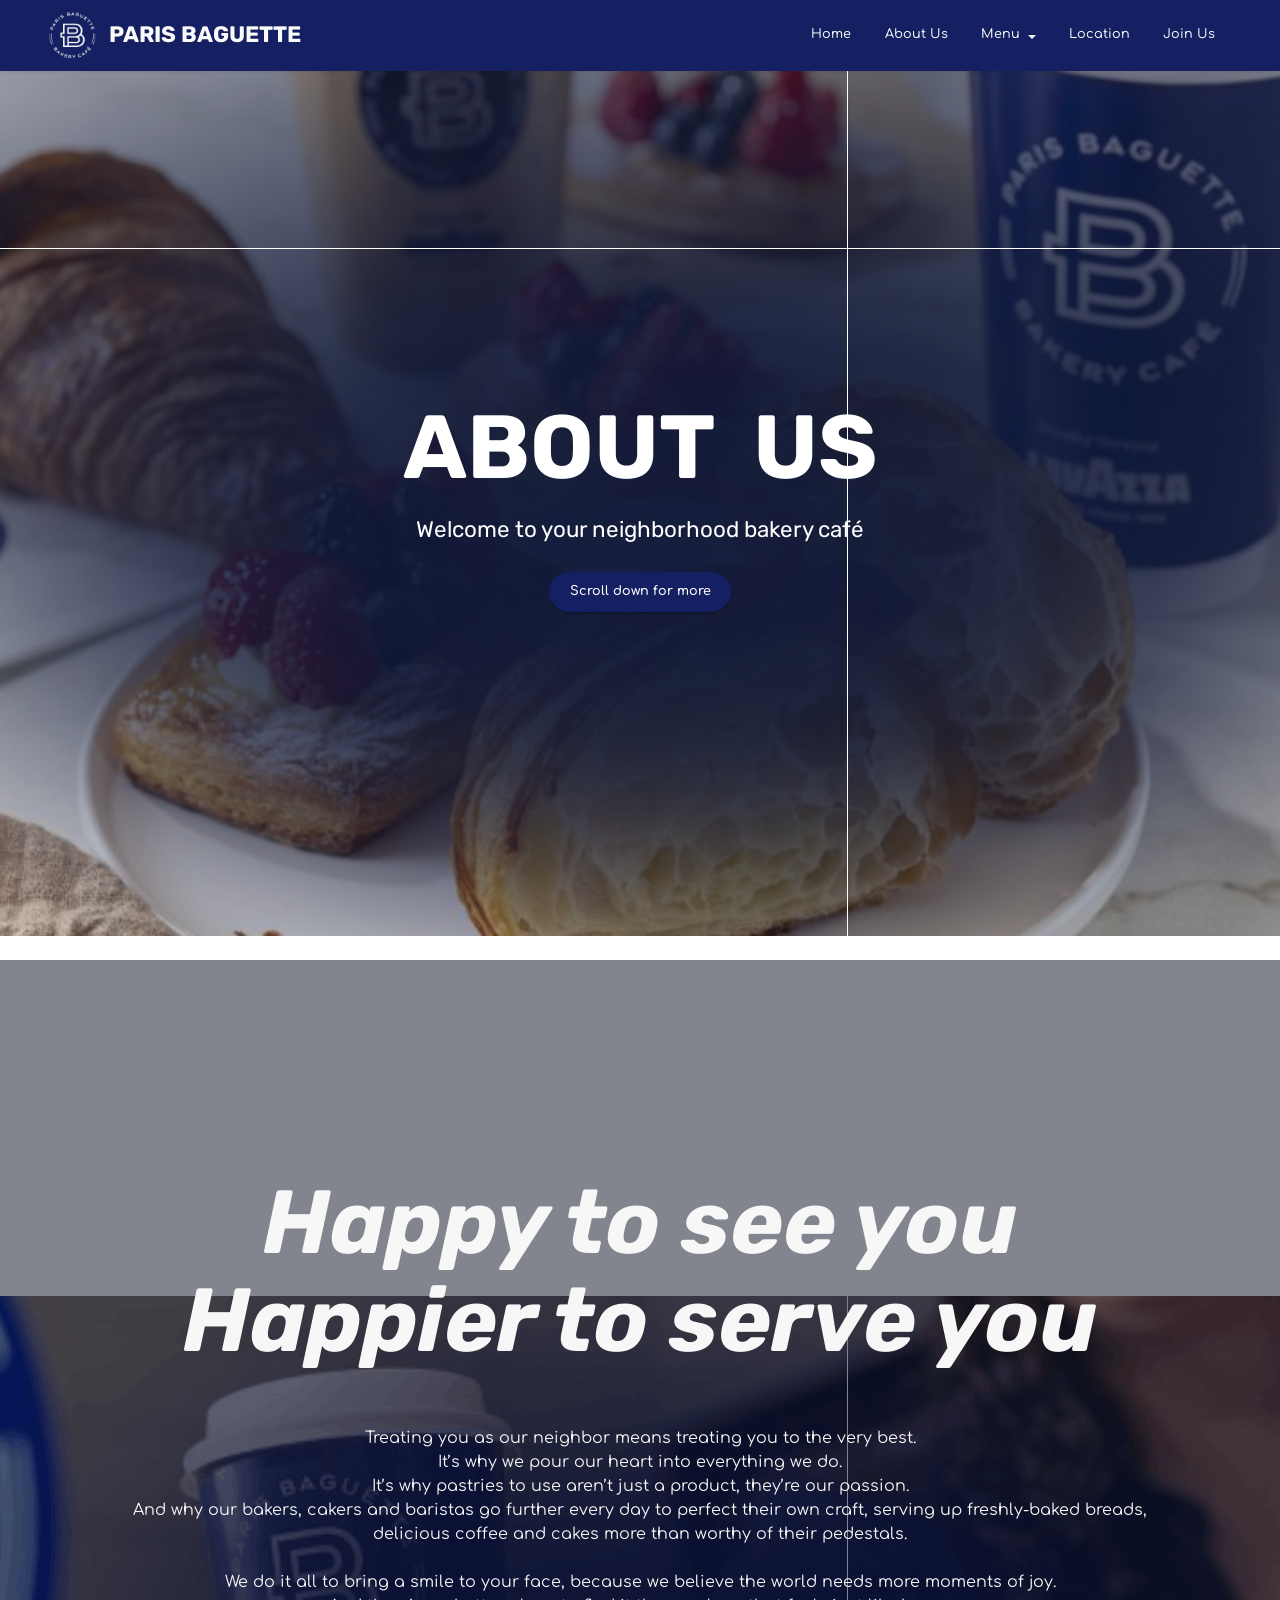
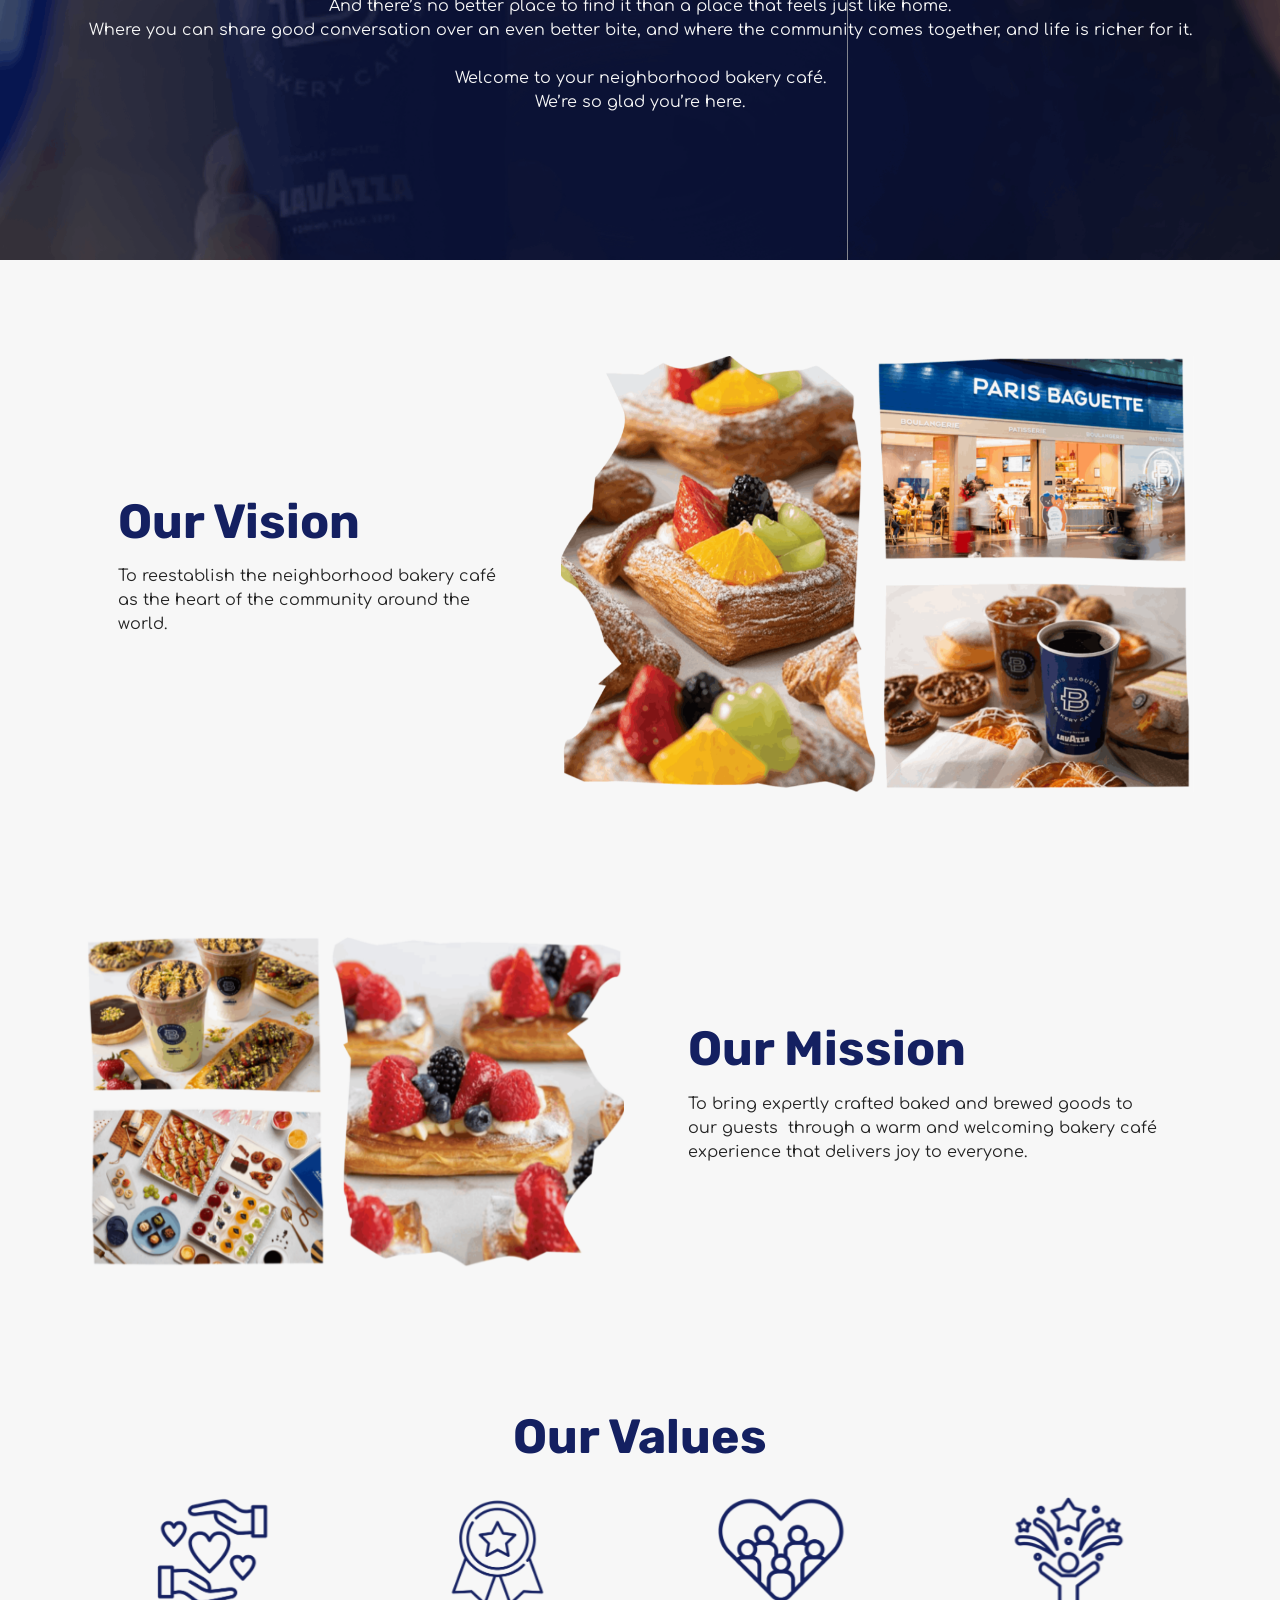
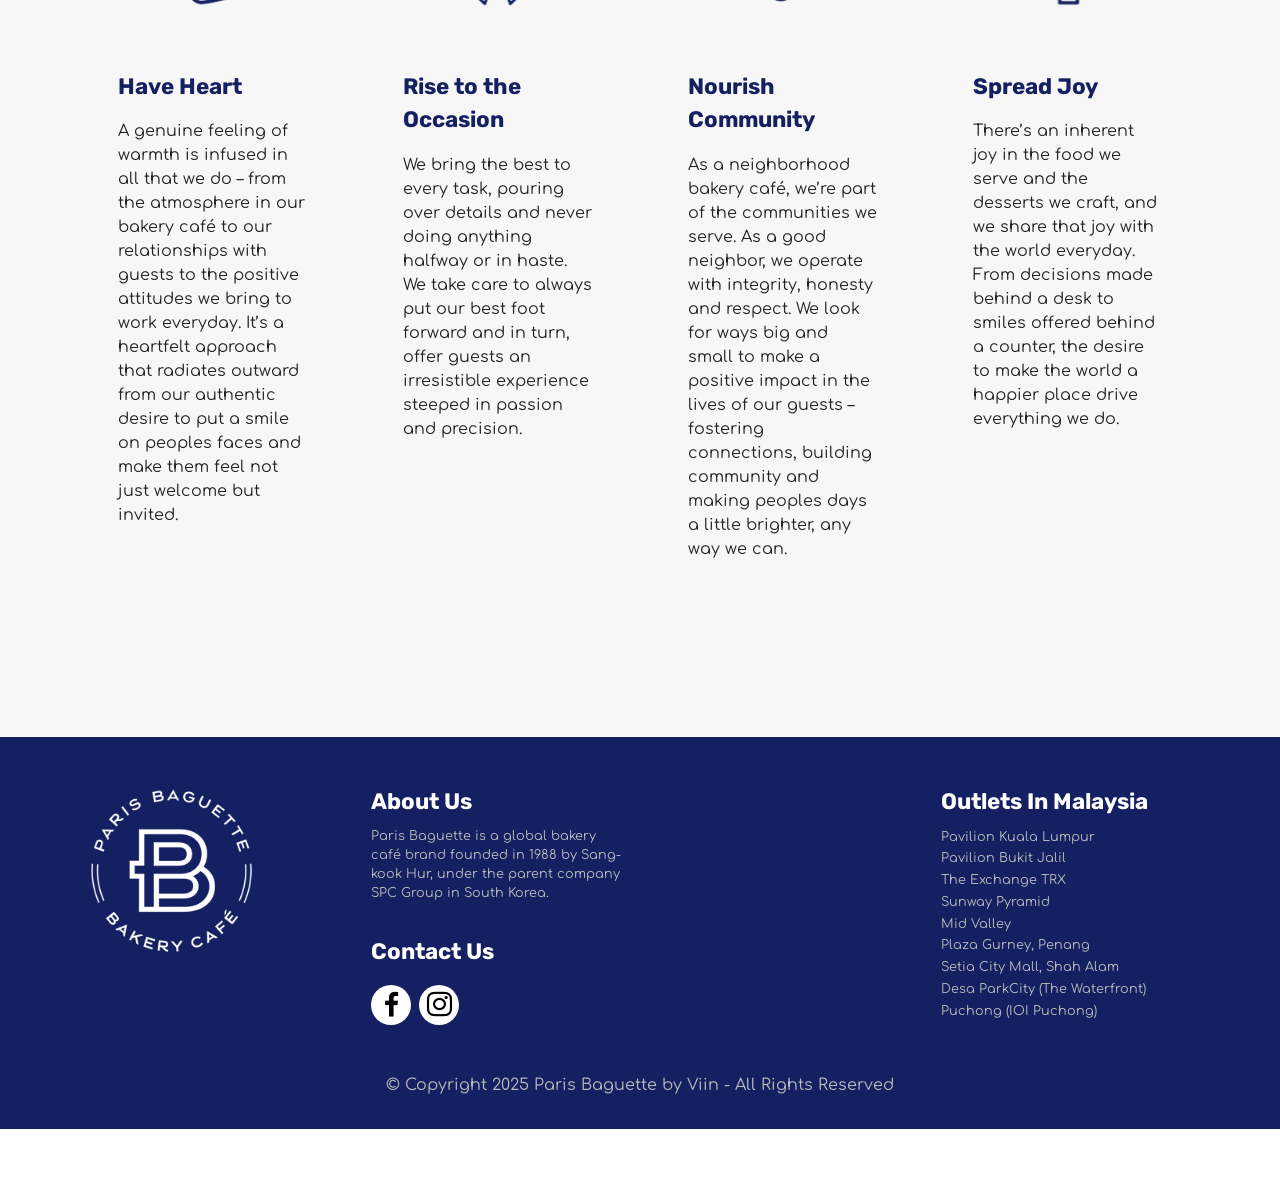
<file: aboutus.html>
<!DOCTYPE html>
<html  >
<head>
  <!-- Site made with Mobirise Website Builder v6.1.4, https://mobirise.com -->
  <meta charset="UTF-8">
  <meta http-equiv="X-UA-Compatible" content="IE=edge">
  <meta name="generator" content="Mobirise v6.1.4, mobirise.com">
  <meta name="twitter:card" content="summary_large_image"/>
  <meta name="twitter:image:src" content="assets/images/aboutus-meta.jpg">
  <meta property="og:image" content="assets/images/aboutus-meta.jpg">
  <meta name="twitter:title" content="About Us">
  <meta name="viewport" content="width=device-width, initial-scale=1, minimum-scale=1">
  <link rel="shortcut icon" href="assets/images/untitled20design-80x80.png" type="image/x-icon">
  <meta name="description" content="At Paris Baguette, we believe that every day deserves a little indulgence. Founded with a passion for French-inspired baking, we bring together time-honored techniques, quality ingredients, and a love for sharing joy through food.

From our buttery croissants to our beautifully crafted cakes, each item is made fresh daily to deliver the perfect balance of flavor and artistry. More than just a bakery, Paris Baguette is a place where people gather, connect, and create sweet memories — one bite at a time.">
  
  
  <title>About Us</title>
  <link rel="stylesheet" href="assets/bootstrap/css/bootstrap.min.css">
  <link rel="stylesheet" href="assets/parallax/jarallax.css">
  <link rel="stylesheet" href="assets/animatecss/animate.css">
  <link rel="stylesheet" href="assets/dropdown/css/style.css">
  <link rel="stylesheet" href="assets/socicon/css/styles.css">
  <link rel="stylesheet" href="assets/theme/css/style.css">
  <link rel="preload" href="https://fonts.googleapis.com/css?family=Rubik:300,400,500,600,700,800,900,300i,400i,500i,600i,700i,800i,900i&display=swap" as="style" onload="this.onload=null;this.rel='stylesheet'">
  <noscript><link rel="stylesheet" href="https://fonts.googleapis.com/css?family=Rubik:300,400,500,600,700,800,900,300i,400i,500i,600i,700i,800i,900i&display=swap"></noscript>
  <link rel="preload" href="https://fonts.googleapis.com/css?family=Comfortaa:300,400,500,600,700&display=swap" as="style" onload="this.onload=null;this.rel='stylesheet'">
  <noscript><link rel="stylesheet" href="https://fonts.googleapis.com/css?family=Comfortaa:300,400,500,600,700&display=swap"></noscript>
  <link rel="preload" as="style" href="assets/mobirise/css/mbr-additional.css?v=HuDNdV"><link rel="stylesheet" href="assets/mobirise/css/mbr-additional.css?v=HuDNdV" type="text/css">

  
  
  
</head>
<body>
  
  <section data-bs-version="5.1" class="menu menu2 cid-uYULRbCDSo" once="menu" id="menu2-f">
    
    <nav class="navbar navbar-dropdown navbar-fixed-top navbar-expand-lg">
        <div class="container-fluid">
            <div class="navbar-brand">
                <span class="navbar-logo">
                    <a href="index.html">
                        <img src="assets/images/untitled20design-80x80.png" alt="Mobirise Website Builder" style="height: 3rem;">
                    </a>
                </span>
                <span class="navbar-caption-wrap"><a class="navbar-caption text-white text-primary display-5" href="index.html">PARIS BAGUETTE</a></span>
            </div>
            <button class="navbar-toggler" type="button" data-toggle="collapse" data-bs-toggle="collapse" data-target="#navbarSupportedContent" data-bs-target="#navbarSupportedContent" aria-controls="navbarNavAltMarkup" aria-expanded="false" aria-label="Toggle navigation">
                <div class="hamburger">
                    <span></span>
                    <span></span>
                    <span></span>
                    <span></span>
                </div>
            </button>
            <div class="collapse navbar-collapse" id="navbarSupportedContent">
                <ul class="navbar-nav nav-dropdown nav-right" data-app-modern-menu="true"><li class="nav-item"><a class="nav-link link text-white text-primary display-4" href="index.html">Home</a></li>
                    <li class="nav-item"><a class="nav-link link text-white text-primary display-4" href="aboutus.html">About Us</a></li>
                    <li class="nav-item dropdown"><a class="nav-link link text-white dropdown-toggle show display-4" href="https://mobiri.se" data-toggle="dropdown-submenu" data-bs-toggle="dropdown" data-bs-auto-close="outside" aria-expanded="false">Menu</a><div class="dropdown-menu show" aria-labelledby="dropdown-866" data-bs-popper="none"><a class="text-white show dropdown-item text-primary display-4" href="sweetnpastries.html">Sweets &amp; Pastries</a><a class="text-white dropdown-item text-primary display-4" href="cake.html">Cakes</a><a class="text-white dropdown-item text-primary display-4" href="salad.html">Salad &amp; Sandwiches&nbsp;</a><a class="text-white show dropdown-item text-primary display-4" href="beverage.html">Beverage</a></div></li><li class="nav-item"><a class="nav-link link text-white text-primary display-4" href="location.html">Location</a></li><li class="nav-item"><a class="nav-link link text-white text-primary display-4" href="joinus.html">Join Us</a></li></ul>
                
                
            </div>
        </div>
    </nav>
</section>

<section data-bs-version="5.1" class="header6 cid-uYULKEylan mbr-fullscreen mbr-parallax-background" id="header6-9">

    

    
    <div class="mbr-overlay" style="opacity: 0; background-color: rgb(35, 35, 35);"></div>

    <div class="align-center container">
        <div class="row justify-content-center">
            <div class="col-12 col-lg-10">
                <h1 class="mbr-section-title mbr-fonts-style mbr-white mb-3 display-1"><strong>ABOUT&nbsp; US</strong></h1>
                <h2 class="mbr-section-subtitle mbr-fonts-style mbr-white mb-3 display-5">Welcome to your neighborhood bakery café</h2>
                
                <div class="mbr-section-btn mt-3"><a class="btn btn-danger display-4">Scroll down for more</a></div>
            </div>
        </div>
    </div>
</section>

<section data-bs-version="5.1" class="content4 cid-uYURk5OE7h mbr-fullscreen mbr-parallax-background" id="content4-g">
    

    
    <div class="mbr-overlay" style="opacity: 0.5; background-color: rgb(9, 12, 31);">
    </div>
    <div class="container">
        <div class="row justify-content-center">
            <div class="title col-md-12 col-lg-12">
                <h3 class="mbr-section-title mbr-fonts-style align-center mb-4 display-1"><strong><em><br></em></strong><strong><em>Happy to see you</em></strong><div><strong><em>Happier to serve you</em></strong></div></h3>
                <h4 class="mbr-section-subtitle align-center mbr-fonts-style mb-4 display-7"><br>Treating you as our neighbor means treating you to the very best.<br>It’s why we pour our heart into everything we do.<br>It’s why pastries to use aren’t just a product, they’re our passion.<br>And why our bakers, cakers and baristas go further every day to perfect their own craft, serving up freshly-baked breads,<br>delicious coffee and cakes more than worthy of their pedestals.<br><br>
<div>
</div><div>We do it all to bring a smile to your face, because we believe the world needs more moments of joy.</div><div>And there’s no better place to find it than a place that feels just like home.</div><div>Where you can share good conversation over an even better bite, and where the community comes together, and life is richer for it.</div><br><div>
</div><div>Welcome to your neighborhood bakery café.
</div><div>We’re so glad you’re here.</div><div>
</div></h4>
                
            </div>
        </div>
    </div>
</section>

<section data-bs-version="5.1" class="image2 cid-uYVTHkJJna" id="image2-1a">
    

    
    

    <div class="container">
        <div class="row align-items-center">
            <div class="col-12 col-lg-7">
                <div class="image-wrapper">
                    <img src="assets/images/untitled20design2010-1256x707.png" alt="Mobirise Website Builder">
                    
                </div>
            </div>
            <div class="col-12 col-lg">
                <div class="text-wrapper">
                    <h3 class="mbr-section-title mbr-fonts-style mb-3 display-2"><strong>Our Vision</strong></h3>
                    <p class="mbr-text mbr-fonts-style display-7">
                        To reestablish the neighborhood bakery café as the heart of the community around the world.</p>
                </div>
            </div>
        </div>
    </div>
</section>

<section data-bs-version="5.1" class="image1 cid-uYVTGFQLYU" id="image1-19">
    

    
    

    <div class="container">
        <div class="row align-items-center">
            <div class="col-12 col-lg-6">
                <div class="image-wrapper">
                    <img src="assets/images/untitled20design2012-1256x707.png" alt="Mobirise Website Builder">
                    
                </div>
            </div>
            <div class="col-12 col-lg">
                <div class="text-wrapper">
                    <h3 class="mbr-section-title mbr-fonts-style mb-3 display-2"><strong>Our Mission</strong></h3>
                    <p class="mbr-text mbr-fonts-style display-7">To bring expertly crafted baked and brewed goods to our guests&nbsp; through a warm and welcoming bakery café experience that delivers joy to everyone.</p>
                </div>
            </div>
        </div>
    </div>
</section>

<section data-bs-version="5.1" class="gallery3 cid-uZ0DMN10AC" id="gallery3-1b">
    
    
    <div class="container">
        <div class="mbr-section-head">
            <h4 class="mbr-section-title mbr-fonts-style align-center mb-0 display-2"><strong>Our Values</strong><strong><br></strong></h4>
            
        </div>
        <div class="row mt-4">
            
            <div class="item features-image col-12 col-md-6 col-lg-3 active">
                <div class="item-wrapper">
                    <div class="item-img">
                        <img src="assets/images/1-3-596x596.png" alt="Mobirise Website Builder" data-slide-to="0" data-bs-slide-to="0">
                    </div>
                    <div class="item-content">
                        <h5 class="item-title mbr-fonts-style display-5"><strong>Have Heart</strong></h5>
                        
                        <p class="mbr-text mbr-fonts-style mt-3 display-7">
                            A genuine feeling of warmth is infused in all that we do – from the atmosphere in our bakery café to our relationships with guests to the positive attitudes we bring to work everyday. It’s a heartfelt approach that radiates outward from our authentic desire to put a smile on peoples faces and make them feel not just welcome but invited.<br></p>
                    </div>
                    
                </div>
            </div><div class="item features-image col-12 col-md-6 col-lg-3">
                <div class="item-wrapper">
                    <div class="item-img">
                        <img src="assets/images/2-2-596x596.png" alt="Mobirise Website Builder" data-slide-to="1" data-bs-slide-to="1">
                    </div>
                    <div class="item-content">
                        <h5 class="item-title mbr-fonts-style display-5"><strong>Rise to the Occasion</strong></h5>
                        
                        <p class="mbr-text mbr-fonts-style mt-3 display-7">
                            We bring the best to every task, pouring over details and never doing anything halfway or in haste. We take care to always put our best foot forward and in turn, offer guests an irresistible experience steeped in passion and precision.<br><br><br></p>
                    </div>
                    
                </div>
            </div>
            <div class="item features-image col-12 col-md-6 col-lg-3">
                <div class="item-wrapper">
                    <div class="item-img">
                        <img src="assets/images/3-2-596x596.png" alt="Mobirise Website Builder">
                    </div>
                    <div class="item-content">
                        <h5 class="item-title mbr-fonts-style display-5"><strong>Nourish Community</strong></h5>
                        
                        <p class="mbr-text mbr-fonts-style mt-3 display-7">
                            As a neighborhood bakery café, we’re part of the communities we serve. As a good neighbor, we operate with integrity, honesty and respect. We look for ways big and small to make a positive impact in the lives of our guests – fostering connections, building community and making peoples days a little brighter, any way we can.<br><br><br></p>
                    </div>
                    
                </div>
            </div>
            <div class="item features-image col-12 col-md-6 col-lg-3">
                <div class="item-wrapper">
                    <div class="item-img">
                        <img src="assets/images/untitled20design2015-596x596.png" alt="Mobirise Website Builder" title="">
                    </div>
                    <div class="item-content">
                        <h5 class="item-title mbr-fonts-style display-5"><strong>Spread Joy</strong></h5>
                        
                        <p class="mbr-text mbr-fonts-style mt-3 display-7">
                            There’s an inherent joy in the food we serve and the desserts we craft, and we share that joy with the world everyday. From decisions made behind a desk to smiles offered behind a counter, the desire to make the world a happier place drive everything we do.<br><br><br></p>
                    </div>
                    
                </div>
            </div>
        </div>
    </div>
</section>

<section data-bs-version="5.1" class="footer4 cid-uYULKFrMXm" once="footers" id="footer4-e">

    

    
    
    <div class="container">
        <div class="row mbr-white">
            <div class="col-6 col-lg-3">
                <div class="media-wrap col-md-8 col-12">
                    <a href="https://mobiri.se/">
                        <img src="assets/images/untitled-design-5.png" alt="Mobirise Website Builder">
                    </a>
                </div>
            </div>
            <div class="col-12 col-md-6 col-lg-3">
                <h5 class="mbr-section-subtitle mbr-fonts-style mb-2 display-5">
                    <strong>About Us</strong></h5>
                <p class="mbr-text mbr-fonts-style mb-4 display-4">Paris Baguette is a global bakery café brand founded in 1988 by Sang-kook Hur, under the parent company SPC Group&nbsp;in&nbsp;South&nbsp;Korea.</p>
                <h5 class="mbr-section-subtitle mbr-fonts-style mb-3 display-5"><strong>Contact Us</strong></h5>
                <div class="social-row display-7">
                    <div class="soc-item">
                        <a href="https://www.facebook.com/my.parisbaguette/" target="_blank">
                            <span class="mbr-iconfont socicon-facebook socicon" style="font-size: 25px;"></span>
                        </a>
                    </div>
                    <div class="soc-item">
                        <a href="https://www.instagram.com/parisbaguette_my/?hl=en" target="_blank">
                            <span class="mbr-iconfont socicon-instagram socicon" style="font-size: 25px;"></span>
                        </a>
                    </div>
                    
                    
                </div>
            </div>
            <div class="col-12 col-md-6 col-lg-3">
                <h5 class="mbr-section-subtitle mbr-fonts-style mb-2 display-7"><strong>&nbsp;</strong></h5>
                <ul class="list mbr-fonts-style display-4">
                    <li class="mbr-text item-wrap">&nbsp;</li>
                </ul>
            </div>
            <div class="col-12 col-md-6 col-lg-3">
                <h5 class="mbr-section-subtitle mbr-fonts-style mb-2 display-5"><strong>Outlets In Malaysia</strong></h5>
                <ul class="list mbr-fonts-style display-4">
                    <li class="mbr-text item-wrap"><span style="font-size: 0.8rem;">Pavilion Kuala Lumpur</span><br></li><li class="mbr-text item-wrap">Pavilion Bukit Jalil</li><li class="mbr-text item-wrap">The Exchange TRX</li><li class="mbr-text item-wrap">Sunway Pyramid</li><li class="mbr-text item-wrap">Mid Valley</li><li class="mbr-text item-wrap">Plaza Gurney, Penang</li><li class="mbr-text item-wrap">Setia City Mall, Shah Alam</li><li class="mbr-text item-wrap">Desa ParkCity (The Waterfront)</li><li class="mbr-text item-wrap">Puchong (IOI Puchong)</li>
                </ul>
            </div>
            <div class="col-12 mt-4">
                <p class="mbr-text mb-0 mbr-fonts-style copyright align-center display-7">
                    © Copyright 2025 Paris Baguette by Viin - All Rights Reserved
                </p>
            </div>
        </div>
    </div>
</section><section class="display-7" style="padding: 0;align-items: center;justify-content: center;flex-wrap: wrap;    align-content: center;display: flex;position: relative;height: 4rem;"><a href="https://mobiri.se/4250575" style="flex: 1 1;height: 4rem;position: absolute;width: 100%;z-index: 1;"><img alt="" style="height: 4rem;" src="[data-uri]"></a><p style="margin: 0;text-align: center;" class="display-7">&#8204;</p><a style="z-index:1" href="https://mobirise.com/builder/ai-website-creator.html">Best AI Website Creator</a></section><script src="assets/bootstrap/js/bootstrap.bundle.min.js"></script>  <script src="assets/parallax/jarallax.js"></script>  <script src="assets/smoothscroll/smooth-scroll.js"></script>  <script src="assets/ytplayer/index.js"></script>  <script src="assets/dropdown/js/navbar-dropdown.js"></script>  <script src="assets/theme/js/script.js"></script>  
  
  
  <input name="animation" type="hidden">
  </body>
</html>
</file>
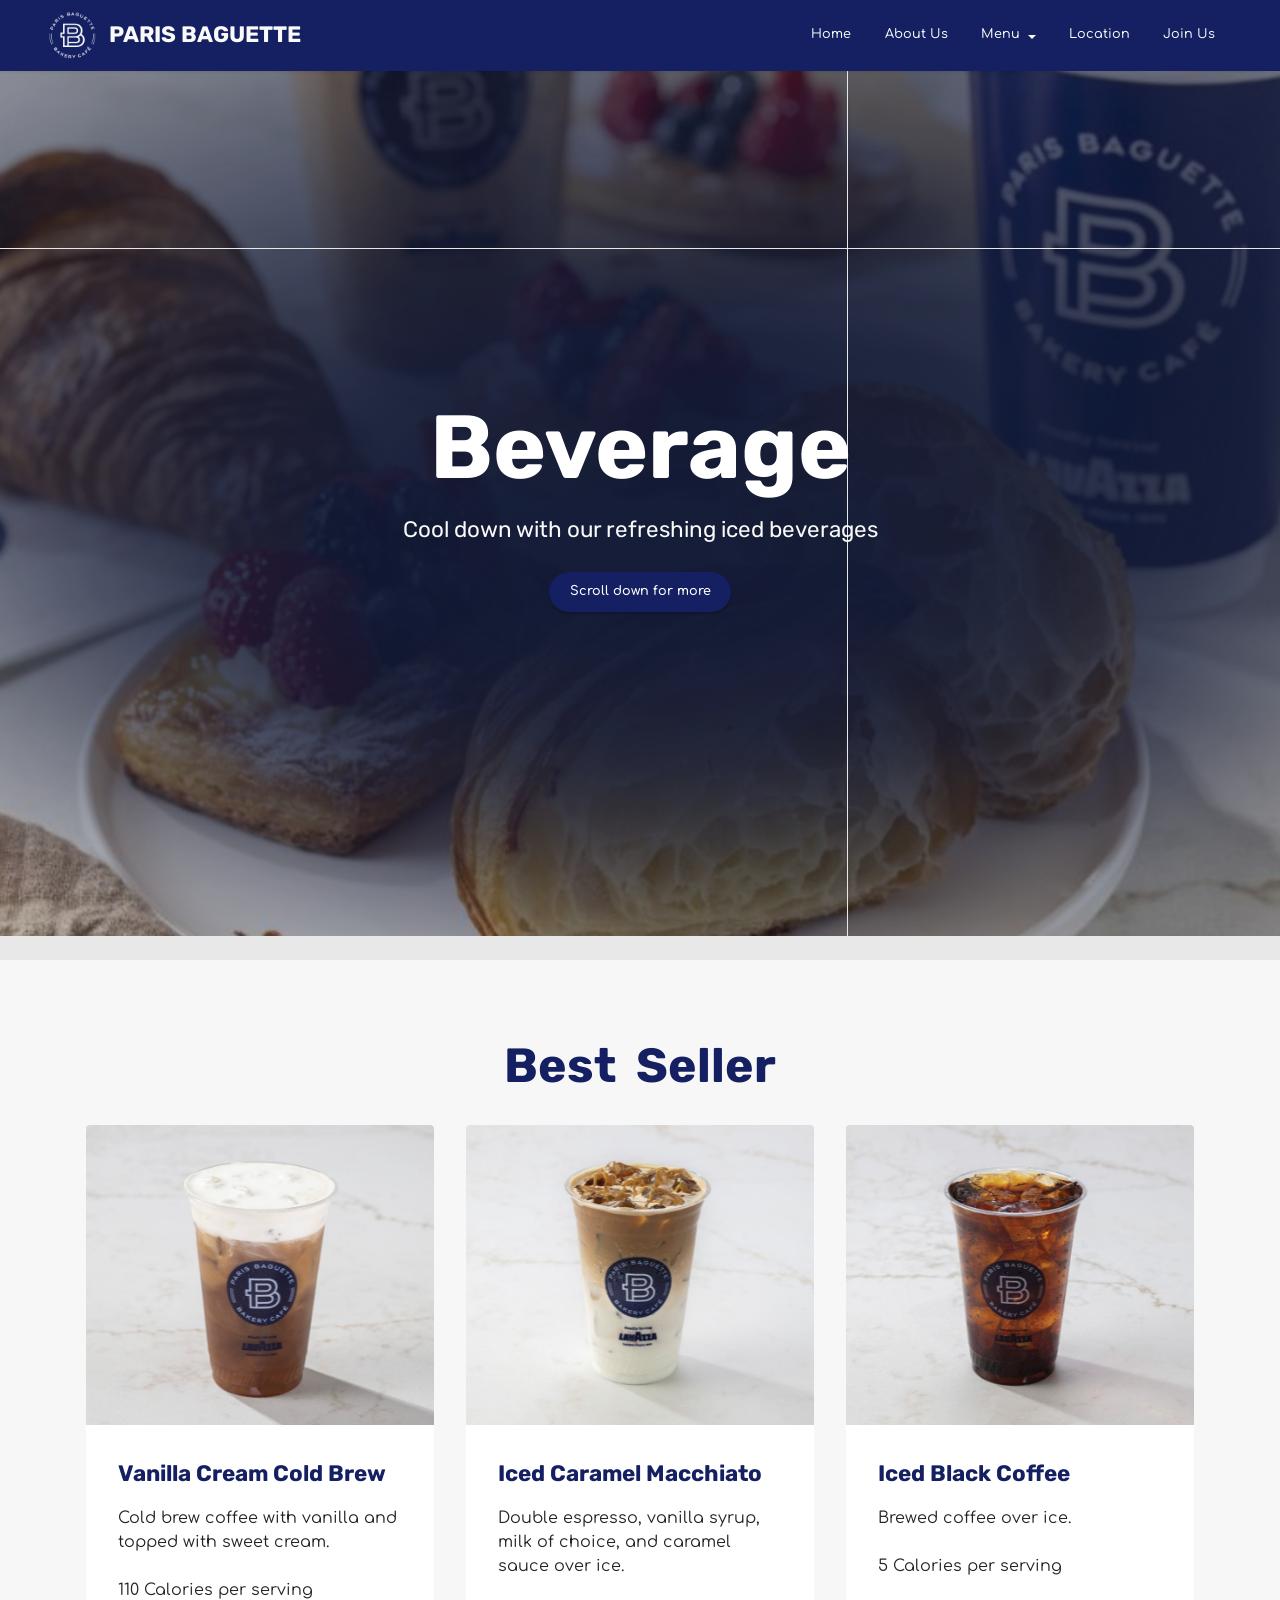
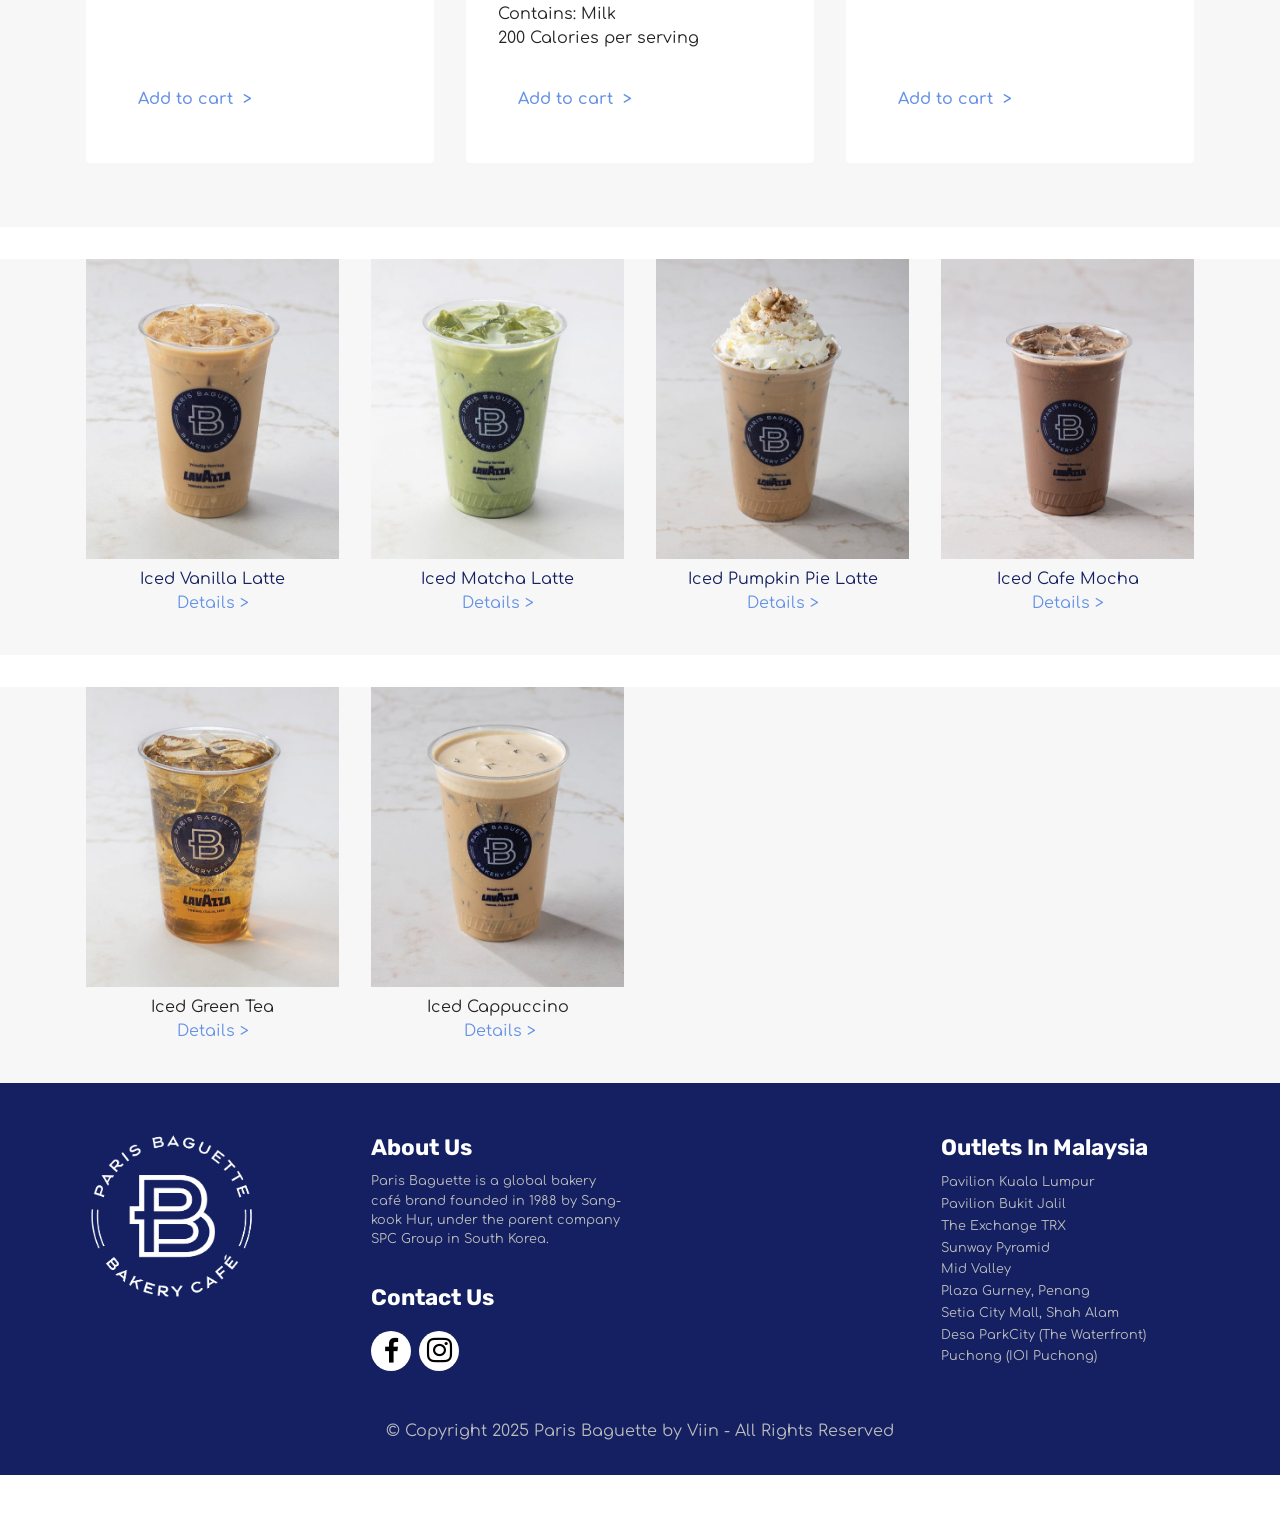
<file: beverage.html>
<!DOCTYPE html>
<html  >
<head>
  <!-- Site made with Mobirise Website Builder v6.1.4, https://mobirise.com -->
  <meta charset="UTF-8">
  <meta http-equiv="X-UA-Compatible" content="IE=edge">
  <meta name="generator" content="Mobirise v6.1.4, mobirise.com">
  <meta name="twitter:card" content="summary_large_image"/>
  <meta name="twitter:image:src" content="assets/images/beverage-meta.jpg">
  <meta property="og:image" content="assets/images/beverage-meta.jpg">
  <meta name="twitter:title" content="Beverage">
  <meta name="viewport" content="width=device-width, initial-scale=1, minimum-scale=1">
  <link rel="shortcut icon" href="assets/images/untitled20design-80x80.png" type="image/x-icon">
  <meta name="description" content="Sip something special at Paris Baguette. Our beverage menu blends classic café favorites with modern twists — creamy lattes, iced americanos, fruit teas, and indulgent chocolate drinks.
Perfectly brewed, beautifully served, and made to match every mood.">
  
  
  <title>Beverage</title>
  <link rel="stylesheet" href="assets/web/assets/mobirise-icons2/mobirise2.css">
  <link rel="stylesheet" href="assets/bootstrap/css/bootstrap.min.css">
  <link rel="stylesheet" href="assets/parallax/jarallax.css">
  <link rel="stylesheet" href="assets/animatecss/animate.css">
  <link rel="stylesheet" href="assets/dropdown/css/style.css">
  <link rel="stylesheet" href="assets/socicon/css/styles.css">
  <link rel="stylesheet" href="assets/theme/css/style.css">
  <link rel="preload" href="https://fonts.googleapis.com/css?family=Rubik:300,400,500,600,700,800,900,300i,400i,500i,600i,700i,800i,900i&display=swap" as="style" onload="this.onload=null;this.rel='stylesheet'">
  <noscript><link rel="stylesheet" href="https://fonts.googleapis.com/css?family=Rubik:300,400,500,600,700,800,900,300i,400i,500i,600i,700i,800i,900i&display=swap"></noscript>
  <link rel="preload" href="https://fonts.googleapis.com/css?family=Comfortaa:300,400,500,600,700&display=swap" as="style" onload="this.onload=null;this.rel='stylesheet'">
  <noscript><link rel="stylesheet" href="https://fonts.googleapis.com/css?family=Comfortaa:300,400,500,600,700&display=swap"></noscript>
  <link rel="preload" as="style" href="assets/mobirise/css/mbr-additional.css?v=nL0EAO"><link rel="stylesheet" href="assets/mobirise/css/mbr-additional.css?v=nL0EAO" type="text/css">

  
  
  
</head>
<body>
  
  <section data-bs-version="5.1" class="menu menu2 cid-uZ1dA9zBp4" once="menu" id="menu2-1y">
    
    <nav class="navbar navbar-dropdown navbar-fixed-top navbar-expand-lg">
        <div class="container-fluid">
            <div class="navbar-brand">
                <span class="navbar-logo">
                    <a href="index.html">
                        <img src="assets/images/untitled20design-80x80.png" alt="Mobirise Website Builder" style="height: 3rem;">
                    </a>
                </span>
                <span class="navbar-caption-wrap"><a class="navbar-caption text-white text-primary display-5" href="index.html">PARIS BAGUETTE</a></span>
            </div>
            <button class="navbar-toggler" type="button" data-toggle="collapse" data-bs-toggle="collapse" data-target="#navbarSupportedContent" data-bs-target="#navbarSupportedContent" aria-controls="navbarNavAltMarkup" aria-expanded="false" aria-label="Toggle navigation">
                <div class="hamburger">
                    <span></span>
                    <span></span>
                    <span></span>
                    <span></span>
                </div>
            </button>
            <div class="collapse navbar-collapse" id="navbarSupportedContent">
                <ul class="navbar-nav nav-dropdown nav-right" data-app-modern-menu="true"><li class="nav-item"><a class="nav-link link text-white text-primary display-4" href="index.html">Home</a></li>
                    <li class="nav-item"><a class="nav-link link text-white text-primary display-4" href="aboutus.html">About Us</a></li>
                    <li class="nav-item dropdown"><a class="nav-link link text-white dropdown-toggle show display-4" href="https://mobiri.se" data-toggle="dropdown-submenu" data-bs-toggle="dropdown" data-bs-auto-close="outside" aria-expanded="false">Menu</a><div class="dropdown-menu show" aria-labelledby="dropdown-866" data-bs-popper="none"><a class="text-white show dropdown-item text-primary display-4" href="sweetnpastries.html">Sweets &amp; Pastries</a><a class="text-white dropdown-item text-primary display-4" href="cake.html">Cakes</a><a class="text-white dropdown-item text-primary display-4" href="salad.html">Salad &amp; Sandwiches&nbsp;</a><a class="text-white show dropdown-item text-primary display-4" href="beverage.html">Beverage</a></div></li><li class="nav-item"><a class="nav-link link text-white text-primary display-4" href="location.html">Location</a></li><li class="nav-item"><a class="nav-link link text-white text-primary display-4" href="joinus.html">Join Us</a></li></ul>
                
                
            </div>
        </div>
    </nav>
</section>

<section data-bs-version="5.1" class="header6 cid-uZ1dA9LkvD mbr-fullscreen mbr-parallax-background" id="header6-1z">

    

    
    <div class="mbr-overlay" style="opacity: 0.1; background-color: rgb(35, 35, 35);"></div>

    <div class="align-center container">
        <div class="row justify-content-center">
            <div class="col-12 col-lg-10">
                <h1 class="mbr-section-title mbr-fonts-style mbr-white mb-3 display-1"><strong>Beverage</strong></h1>
                
                <p class="mbr-text mbr-white mbr-fonts-style display-5">
                     Cool down with our refreshing iced beverages</p>
                <div class="mbr-section-btn mt-3"><a class="btn btn-danger display-4">Scroll down for more</a></div>
            </div>
        </div>
    </div>
</section>

<section data-bs-version="5.1" class="features3 cid-uZ1dA9VUSb" id="features3-20">
    
    
    <div class="container">
        <div class="mbr-section-head">
            <h4 class="mbr-section-title mbr-fonts-style align-center mb-0 display-2"><strong>Best&nbsp; Seller</strong></h4>
            
        </div>
        <div class="row mt-4">
            <div class="item features-image col-12 col-md-6 col-lg-4 active">
                <div class="item-wrapper">
                    <div class="item-img">
                        <a href="https://parisbaguette.com/product/strawberry-soft-cream-cake/" target="_blank"><img src="assets/images/5d1a641232b64db0ba954e5d09071c53-2-1032x688.jpg" alt="Mobirise Website Builder" data-slide-to="0" data-bs-slide-to="0"></a>
                    </div>
                    <div class="item-content">
                        <h5 class="item-title mbr-fonts-style display-5"><strong>Vanilla Cream Cold Brew</strong></h5>
                        
                        <p class="mbr-text mbr-fonts-style mt-3 display-7">Cold brew coffee with vanilla and topped with sweet cream.
<br>
<br>110 Calories per serving
<br>
<br></p>
                    </div>
                    <div class="mbr-section-btn item-footer mt-2"><a href="https://parisbaguette.com/product/vanilla-sweet-cream-cold-brew/" class="btn item-btn btn-primary-outline display-7" target="_blank">Add to cart&nbsp; &gt;</a></div>
                </div>
            </div>
            
            <div class="item features-image col-12 col-md-6 col-lg-4">
                <div class="item-wrapper">
                    <div class="item-img">
                        <a href="https://parisbaguette.com/product/strawberry-croissant/" target="_blank"><img src="assets/images/37fd4d8ab72a4c2086c0b77caf0b937a-2-1032x688.jpg" alt="Mobirise Website Builder" data-slide-to="1" data-bs-slide-to="1"></a>
                    </div>
                    <div class="item-content">
                        <h5 class="item-title mbr-fonts-style display-5"><strong>Iced Caramel Macchiato</strong></h5>
                        
                        <p class="mbr-text mbr-fonts-style mt-3 display-7">Double espresso, vanilla syrup, milk of choice, and caramel sauce over ice.
<br>
<br>Contains: Milk<br>200 Calories per serving<br></p>
                    </div>
                    <div class="mbr-section-btn item-footer mt-2"><a href="https://parisbaguette.com/product/iced-caramel-macchiato/" class="btn item-btn btn-info-outline display-7" target="_blank">Add to cart&nbsp; &gt;</a></div>
                </div>
            </div><div class="item features-image col-12 col-md-6 col-lg-4">
                <div class="item-wrapper">
                    <div class="item-img">
                        <a href="https://www.parisbaguette.com.sg/product/signature-pastry-sandwich-box/" target="_blank"><img src="assets/images/56a49eb1cc4541b68fc1ff7093cceff4-6-1032x688.jpg" alt="Mobirise Website Builder" data-slide-to="2" data-bs-slide-to="2"></a>
                    </div>
                    <div class="item-content">
                        <h5 class="item-title mbr-fonts-style display-5"><strong>Iced Black Coffee</strong></h5>
                        
                        <p class="mbr-text mbr-fonts-style mt-3 display-7">Brewed coffee over ice.
<br>
<br>5 Calories per serving<br></p>
                    </div>
                    <div class="mbr-section-btn item-footer mt-2"><a href="https://parisbaguette.com/product/iced-black-coffee/" class="btn item-btn btn-primary-outline display-7" target="_blank">Add to cart&nbsp; &gt;</a></div>
                </div>
            </div>
        </div>
    </div>
</section>

<section data-bs-version="5.1" class="gallery5 mbr-gallery cid-uZ1dAa6FEY" id="gallery5-21">
    

    
    

    <div class="container">
        
        <div class="row mbr-gallery mt-4">
            <div class="col-12 col-md-6 col-lg-3 item gallery-image">
                <div class="item-wrapper" data-toggle="modal" data-bs-toggle="modal" data-target="#uZ6nt2O1qB-modal" data-bs-target="#uZ6nt2O1qB-modal">
                    <img class="w-100" src="assets/images/d1cf5ee4a7244867afe47fcf6f070011-13-1032x688.jpg" alt="Mobirise Website Builder" data-slide-to="0" data-bs-slide-to="0" data-target="#lb-uZ6nt2O1qB" data-bs-target="#lb-uZ6nt2O1qB">
                    <div class="icon-wrapper">
                        <span class="mobi-mbri mobi-mbri-search mbr-iconfont mbr-iconfont-btn"></span>
                    </div>
                </div>
                <h6 class="mbr-item-subtitle mbr-fonts-style align-center mb-2 mt-2 display-7"><div>Iced Vanilla Latte</div><a href="https://parisbaguette.com/product/ny-style-cheesecake/" class="text-primary" target="_blank"></a><a href="https://parisbaguette.com/product/iced-vanilla-latte/" class="text-primary" target="_blank">Details </a><em><a href="https://parisbaguette.com/product/iced-vanilla-latte/" class="text-primary" target="_blank">&gt;</a></em></h6>
            </div>
            <div class="col-12 col-md-6 col-lg-3 item gallery-image">
                <div class="item-wrapper" data-toggle="modal" data-bs-toggle="modal" data-target="#uZ6nt2O1qB-modal" data-bs-target="#uZ6nt2O1qB-modal">
                    <img class="w-100" src="assets/images/ca6bec3d484341f797918696a93b6476-2-1032x688.jpg" alt="Mobirise Website Builder" data-slide-to="1" data-bs-slide-to="1" data-target="#lb-uZ6nt2O1qB" data-bs-target="#lb-uZ6nt2O1qB">
                    <div class="icon-wrapper">
                        <span class="mobi-mbri mobi-mbri-search mbr-iconfont mbr-iconfont-btn"></span>
                    </div>
                </div>
                <h6 class="mbr-item-subtitle mbr-fonts-style align-center mb-2 mt-2 display-7">Iced Matcha Latte<br><a href="https://parisbaguette.com/product/iced-matcha-latte/" class="text-primary" target="_blank">Details &gt;</a></h6>
            </div>
            <div class="col-12 col-md-6 col-lg-3 item gallery-image">
                <div class="item-wrapper" data-toggle="modal" data-bs-toggle="modal" data-target="#uZ6nt2O1qB-modal" data-bs-target="#uZ6nt2O1qB-modal">
                    <img class="w-100" src="assets/images/25c8cf2739574cb4937061c32b51b33a-1032x688.jpg" alt="Mobirise Website Builder" data-slide-to="2" data-bs-slide-to="2" data-target="#lb-uZ6nt2O1qB" data-bs-target="#lb-uZ6nt2O1qB">
                    <div class="icon-wrapper">
                        <span class="mobi-mbri mobi-mbri-search mbr-iconfont mbr-iconfont-btn"></span>
                    </div>
                </div>
                <h6 class="mbr-item-subtitle mbr-fonts-style align-center mb-2 mt-2 display-7">Iced Pumpkin Pie Latte<br><a href="https://parisbaguette.com/product/iced-pumpkin-pie-latte/" class="text-primary" target="_blank">Details &gt;</a></h6>
            </div>
            <div class="col-12 col-md-6 col-lg-3 item gallery-image">
                <div class="item-wrapper" data-toggle="modal" data-bs-toggle="modal" data-target="#uZ6nt2O1qB-modal" data-bs-target="#uZ6nt2O1qB-modal">
                    <img class="w-100" src="assets/images/326986c8b4534d8f87eef8fe55c273b7-2-1032x688.jpg" alt="Mobirise Website Builder" data-slide-to="3" data-bs-slide-to="3" data-target="#lb-uZ6nt2O1qB" data-bs-target="#lb-uZ6nt2O1qB">
                    <div class="icon-wrapper">
                        <span class="mobi-mbri mobi-mbri-search mbr-iconfont mbr-iconfont-btn"></span>
                    </div>
                </div>
                <h6 class="mbr-item-subtitle mbr-fonts-style align-center mb-2 mt-2 display-7"><div><span style="font-size: 1rem;">Iced Cafe Mocha</span><br></div><div><a href="https://parisbaguette.com/product/iced-cafe-mocha/" class="text-primary" target="_blank">Details &gt;</a></div></h6>
            </div>
        </div>

        <div class="modal mbr-slider" tabindex="-1" role="dialog" aria-hidden="true" id="uZ6nt2O1qB-modal">
            <div class="modal-dialog" role="document">
                <div class="modal-content">
                    <div class="modal-body">
                        <div class="carousel slide carousel-fade" id="lb-uZ6nt2O1qB" data-interval="10000" data-bs-interval="10000">
                            <div class="carousel-inner">
                                <div class="carousel-item active">
                                    <img class="d-block w-100" src="assets/images/d1cf5ee4a7244867afe47fcf6f070011-13-1032x688.jpg" alt="Mobirise Website Builder">
                                </div>
                                <div class="carousel-item">
                                    <img class="d-block w-100" src="assets/images/ca6bec3d484341f797918696a93b6476-2-1032x688.jpg" alt="Mobirise Website Builder">
                                </div>
                                <div class="carousel-item">
                                    <img class="d-block w-100" src="assets/images/25c8cf2739574cb4937061c32b51b33a-1032x688.jpg" alt="Mobirise Website Builder">
                                </div>
                                <div class="carousel-item">
                                    <img class="d-block w-100" src="assets/images/326986c8b4534d8f87eef8fe55c273b7-2-1032x688.jpg" alt="Mobirise Website Builder">
                                </div>
                            </div>
                            <ol class="carousel-indicators">
                                <li data-slide-to="0" data-bs-slide-to="0" class="active" data-target="#lb-uZ6nt2O1qB" data-bs-target="#lb-uZ6nt2O1qB"></li>
                                <li data-slide-to="1" data-bs-slide-to="1" data-target="#lb-uZ6nt2O1qB" data-bs-target="#lb-uZ6nt2O1qB"></li>
                                <li data-slide-to="2" data-bs-slide-to="2" data-target="#lb-uZ6nt2O1qB" data-bs-target="#lb-uZ6nt2O1qB"></li>
                                <li data-slide-to="3" data-bs-slide-to="3" data-target="#lb-uZ6nt2O1qB" data-bs-target="#lb-uZ6nt2O1qB"></li>
                            </ol>
                            <a role="button" href="" class="close" data-dismiss="modal" data-bs-dismiss="modal" aria-label="Close">
                            </a>
                            <a class="carousel-control-prev carousel-control" role="button" data-slide="prev" data-bs-slide="prev" href="#lb-uZ6nt2O1qB">
                                <span class="mobi-mbri mobi-mbri-arrow-prev" aria-hidden="true"></span>
                                <span class="sr-only visually-hidden">Previous</span>
                            </a>
                            <a class="carousel-control-next carousel-control" role="button" data-slide="next" data-bs-slide="next" href="#lb-uZ6nt2O1qB">
                                <span class="mobi-mbri mobi-mbri-arrow-next" aria-hidden="true"></span>
                                <span class="sr-only visually-hidden">Next</span>
                            </a>
                        </div>
                    </div>
                </div>
            </div>
        </div>
    </div>
</section>

<section data-bs-version="5.1" class="gallery5 mbr-gallery cid-uZ1dAao6ui" id="gallery5-22">
    

    
    

    <div class="container">
        
        <div class="row mbr-gallery mt-4">
            <div class="col-12 col-md-6 col-lg-3 item gallery-image">
                <div class="item-wrapper" data-toggle="modal" data-bs-toggle="modal" data-target="#uZ6nt3muNv-modal" data-bs-target="#uZ6nt3muNv-modal">
                    <img class="w-100" src="assets/images/43489561f78941bb87e7a0ac4c9b3699-2-1032x688.jpg" alt="Mobirise Website Builder" data-slide-to="0" data-bs-slide-to="0" data-target="#lb-uZ6nt3muNv" data-bs-target="#lb-uZ6nt3muNv">
                    <div class="icon-wrapper">
                        <span class="mobi-mbri mobi-mbri-search mbr-iconfont mbr-iconfont-btn"></span>
                    </div>
                </div>
                <h6 class="mbr-item-subtitle mbr-fonts-style align-center mb-2 mt-2 display-7"><div><span style="font-size: calc(1rem + 0 * ((100vw - 20rem) / 28));">Iced Green Tea</span><br></div><a href="https://parisbaguette.com/product/iced-green-tea/" class="text-primary" target="_blank">Details &gt;</a></h6>
            </div>
            <div class="col-12 col-md-6 col-lg-3 item gallery-image">
                <div class="item-wrapper" data-toggle="modal" data-bs-toggle="modal" data-target="#uZ6nt3muNv-modal" data-bs-target="#uZ6nt3muNv-modal">
                    <img class="w-100" src="assets/images/610c136df5bf4a528b244a5a815ae0e6.jpgautoformat2ccompressq60cstinysrgbw1200h800fitfillfmpng32bgtransparents11db8372f4b4285a13488d5e740437f9-1032x688.jpg" alt="Mobirise Website Builder" data-slide-to="1" data-bs-slide-to="1" data-target="#lb-uZ6nt3muNv" data-bs-target="#lb-uZ6nt3muNv">
                    <div class="icon-wrapper">
                        <span class="mobi-mbri mobi-mbri-search mbr-iconfont mbr-iconfont-btn"></span>
                    </div>
                </div>
                <h6 class="mbr-item-subtitle mbr-fonts-style align-center mb-2 mt-2 display-7">Iced Cappuccino<br>&nbsp;<a href="https://parisbaguette.com/product/iced-cappuccino/" class="text-primary" target="_blank">Details &gt;</a></h6>
            </div>
            
            
        </div>

        <div class="modal mbr-slider" tabindex="-1" role="dialog" aria-hidden="true" id="uZ6nt3muNv-modal">
            <div class="modal-dialog" role="document">
                <div class="modal-content">
                    <div class="modal-body">
                        <div class="carousel slide carousel-fade" id="lb-uZ6nt3muNv" data-interval="5000" data-bs-interval="5000">
                            <div class="carousel-inner">
                                <div class="carousel-item active">
                                    <img class="d-block w-100" src="assets/images/43489561f78941bb87e7a0ac4c9b3699-2-1032x688.jpg" alt="Mobirise Website Builder">
                                </div>
                                <div class="carousel-item">
                                    <img class="d-block w-100" src="assets/images/610c136df5bf4a528b244a5a815ae0e6.jpgautoformat2ccompressq60cstinysrgbw1200h800fitfillfmpng32bgtransparents11db8372f4b4285a13488d5e740437f9-1032x688.jpg" alt="Mobirise Website Builder">
                                </div>
                                
                                
                            </div>
                            <ol class="carousel-indicators">
                                <li data-slide-to="0" data-bs-slide-to="0" class="active" data-target="#lb-uZ6nt3muNv" data-bs-target="#lb-uZ6nt3muNv"></li>
                                <li data-slide-to="1" data-bs-slide-to="1" data-target="#lb-uZ6nt3muNv" data-bs-target="#lb-uZ6nt3muNv"></li>
                                
                                
                            </ol>
                            <a role="button" href="" class="close" data-dismiss="modal" data-bs-dismiss="modal" aria-label="Close">
                            </a>
                            <a class="carousel-control-prev carousel-control" role="button" data-slide="prev" data-bs-slide="prev" href="#lb-uZ6nt3muNv">
                                <span class="mobi-mbri mobi-mbri-arrow-prev" aria-hidden="true"></span>
                                <span class="sr-only visually-hidden">Previous</span>
                            </a>
                            <a class="carousel-control-next carousel-control" role="button" data-slide="next" data-bs-slide="next" href="#lb-uZ6nt3muNv">
                                <span class="mobi-mbri mobi-mbri-arrow-next" aria-hidden="true"></span>
                                <span class="sr-only visually-hidden">Next</span>
                            </a>
                        </div>
                    </div>
                </div>
            </div>
        </div>
    </div>
</section>

<section data-bs-version="5.1" class="footer4 cid-uZ1dAbddTh" once="footers" id="footer4-25">

    

    
    
    <div class="container">
        <div class="row mbr-white">
            <div class="col-6 col-lg-3">
                <div class="media-wrap col-md-8 col-12">
                    <a href="https://mobiri.se/">
                        <img src="assets/images/untitled-design-5.png" alt="Mobirise Website Builder">
                    </a>
                </div>
            </div>
            <div class="col-12 col-md-6 col-lg-3">
                <h5 class="mbr-section-subtitle mbr-fonts-style mb-2 display-5">
                    <strong>About Us</strong></h5>
                <p class="mbr-text mbr-fonts-style mb-4 display-4">Paris Baguette is a global bakery café brand founded in 1988 by Sang-kook Hur, under the parent company SPC Group&nbsp;in&nbsp;South&nbsp;Korea.</p>
                <h5 class="mbr-section-subtitle mbr-fonts-style mb-3 display-5"><strong>Contact Us</strong></h5>
                <div class="social-row display-7">
                    <div class="soc-item">
                        <a href="https://www.facebook.com/my.parisbaguette/" target="_blank">
                            <span class="mbr-iconfont socicon-facebook socicon" style="font-size: 25px;"></span>
                        </a>
                    </div>
                    <div class="soc-item">
                        <a href="https://www.instagram.com/parisbaguette_my/?hl=en" target="_blank">
                            <span class="mbr-iconfont socicon-instagram socicon" style="font-size: 25px;"></span>
                        </a>
                    </div>
                    
                    
                </div>
            </div>
            <div class="col-12 col-md-6 col-lg-3">
                <h5 class="mbr-section-subtitle mbr-fonts-style mb-2 display-7"><strong>&nbsp;</strong></h5>
                <ul class="list mbr-fonts-style display-4">
                    <li class="mbr-text item-wrap">&nbsp;</li>
                </ul>
            </div>
            <div class="col-12 col-md-6 col-lg-3">
                <h5 class="mbr-section-subtitle mbr-fonts-style mb-2 display-5"><strong>Outlets In Malaysia</strong></h5>
                <ul class="list mbr-fonts-style display-4">
                    <li class="mbr-text item-wrap"><span style="font-size: 0.8rem;">Pavilion Kuala Lumpur</span><br></li><li class="mbr-text item-wrap">Pavilion Bukit Jalil</li><li class="mbr-text item-wrap">The Exchange TRX</li><li class="mbr-text item-wrap">Sunway Pyramid</li><li class="mbr-text item-wrap">Mid Valley</li><li class="mbr-text item-wrap">Plaza Gurney, Penang</li><li class="mbr-text item-wrap">Setia City Mall, Shah Alam</li><li class="mbr-text item-wrap">Desa ParkCity (The Waterfront)</li><li class="mbr-text item-wrap">Puchong (IOI Puchong)</li>
                </ul>
            </div>
            <div class="col-12 mt-4">
                <p class="mbr-text mb-0 mbr-fonts-style copyright align-center display-7">
                    © Copyright 2025 Paris Baguette by Viin - All Rights Reserved
                </p>
            </div>
        </div>
    </div>
</section><section class="display-7" style="padding: 0;align-items: center;justify-content: center;flex-wrap: wrap;    align-content: center;display: flex;position: relative;height: 4rem;"><a href="https://mobiri.se/4250575" style="flex: 1 1;height: 4rem;position: absolute;width: 100%;z-index: 1;"><img alt="" style="height: 4rem;" src="[data-uri]"></a><p style="margin: 0;text-align: center;" class="display-7">&#8204;</p><a style="z-index:1" href="https://mobirise.com"> Website Building Software</a></section><script src="assets/bootstrap/js/bootstrap.bundle.min.js"></script>  <script src="assets/parallax/jarallax.js"></script>  <script src="assets/smoothscroll/smooth-scroll.js"></script>  <script src="assets/ytplayer/index.js"></script>  <script src="assets/dropdown/js/navbar-dropdown.js"></script>  <script src="assets/theme/js/script.js"></script>  
  
  
  <input name="animation" type="hidden">
  </body>
</html>
</file>
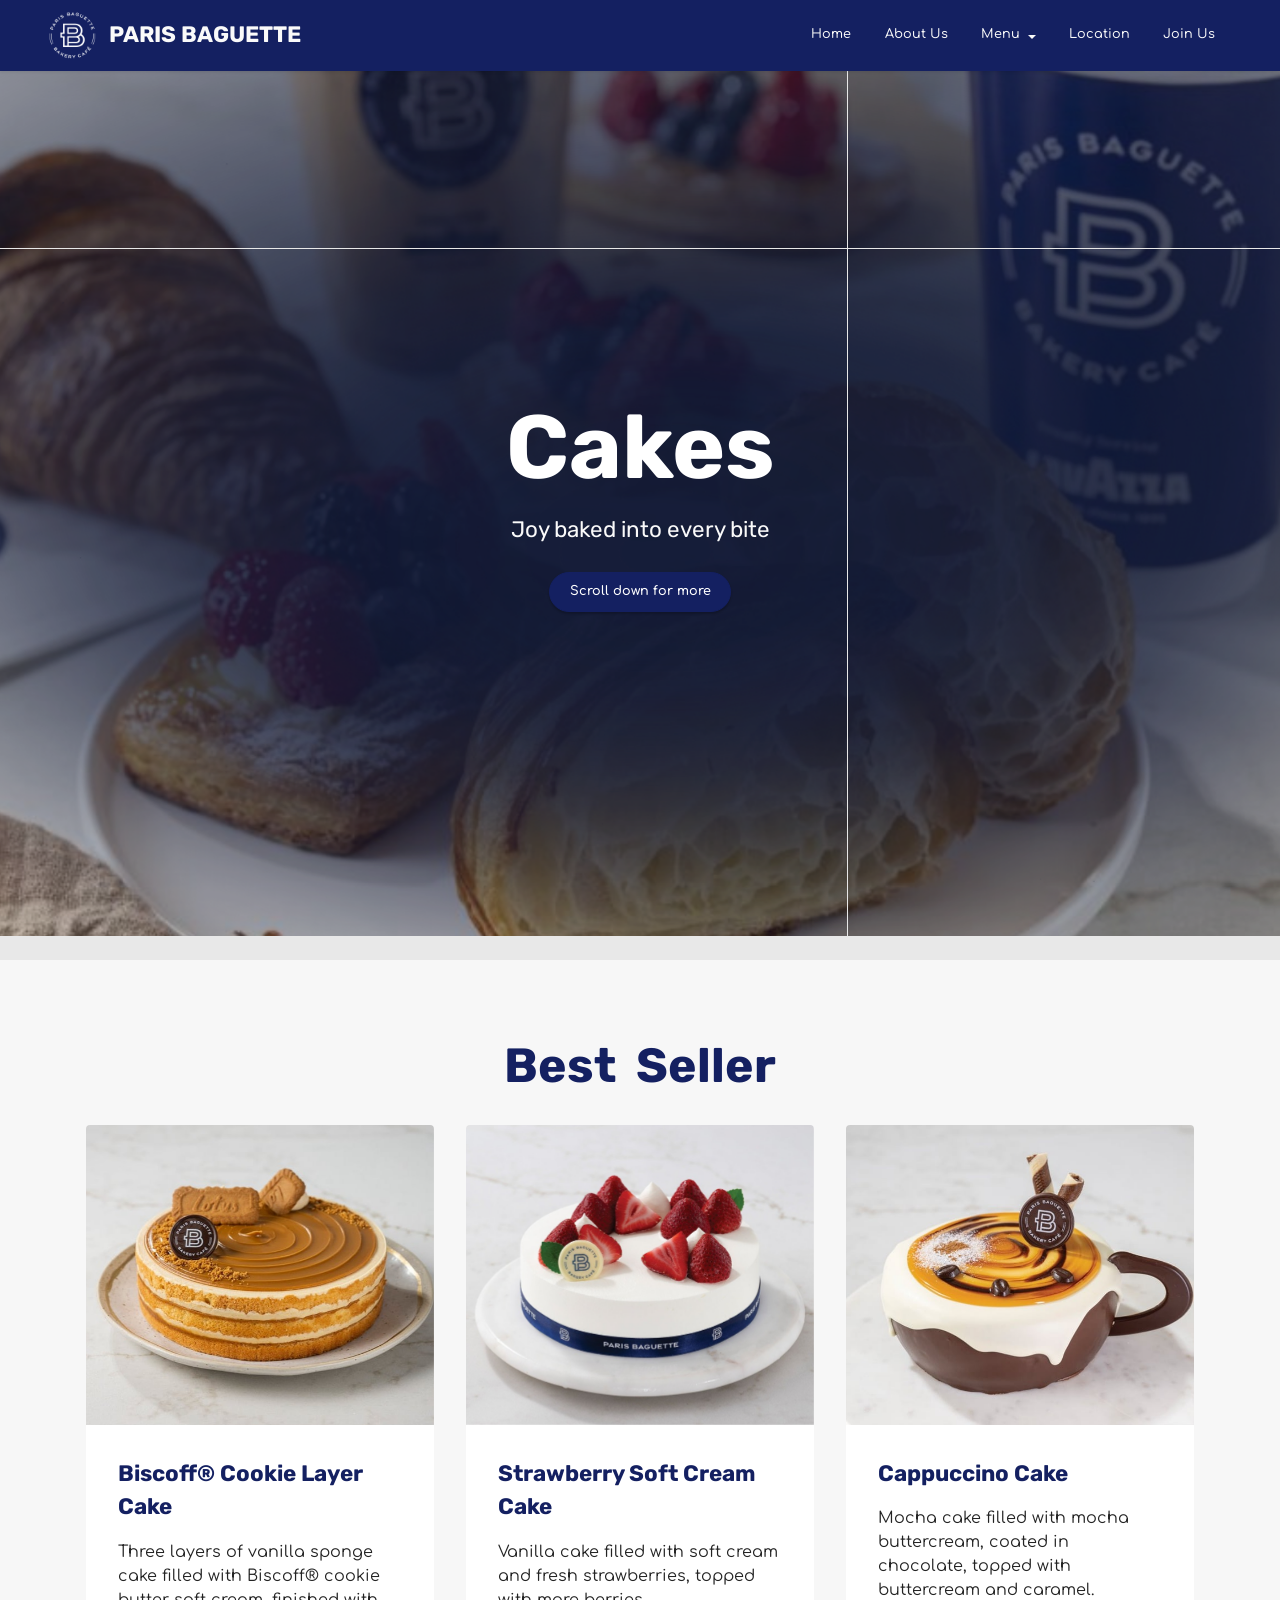
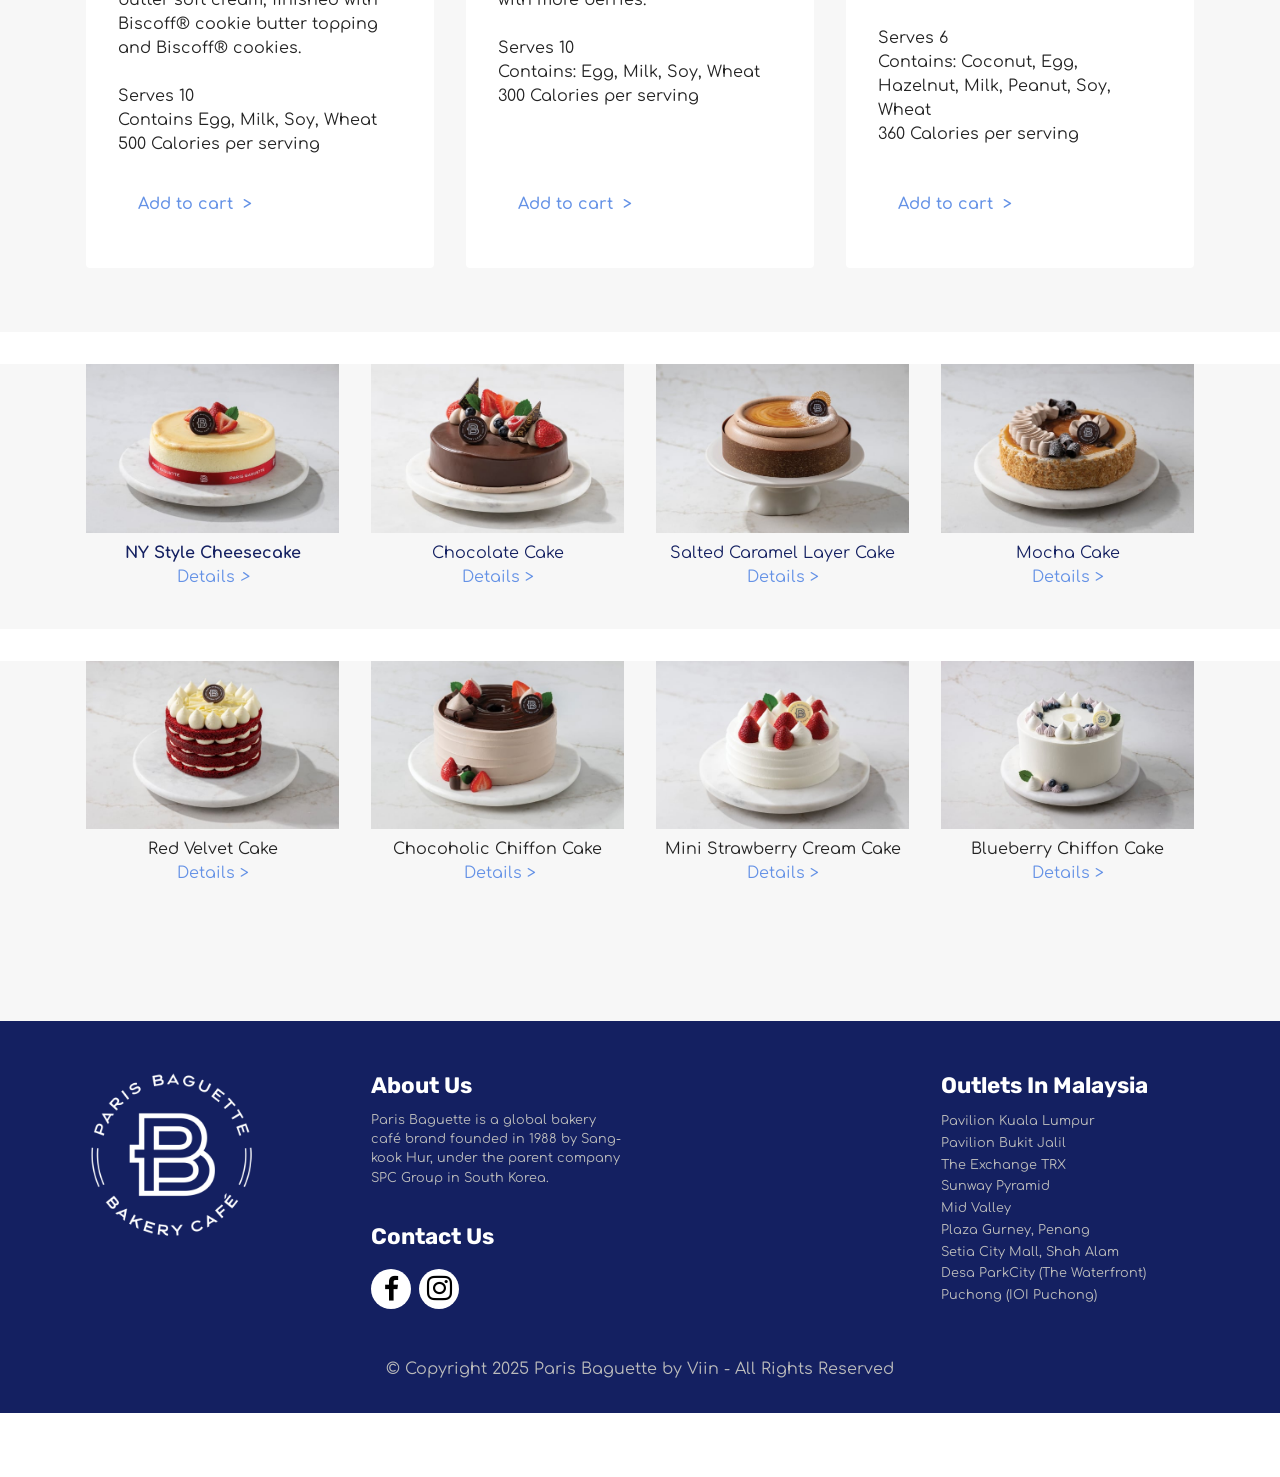
<file: cake.html>
<!DOCTYPE html>
<html  >
<head>
  <!-- Site made with Mobirise Website Builder v6.1.4, https://mobirise.com -->
  <meta charset="UTF-8">
  <meta http-equiv="X-UA-Compatible" content="IE=edge">
  <meta name="generator" content="Mobirise v6.1.4, mobirise.com">
  <meta name="twitter:card" content="summary_large_image"/>
  <meta name="twitter:image:src" content="assets/images/cake-meta.jpg">
  <meta property="og:image" content="assets/images/cake-meta.jpg">
  <meta name="twitter:title" content="cake menu">
  <meta name="viewport" content="width=device-width, initial-scale=1, minimum-scale=1">
  <link rel="shortcut icon" href="assets/images/untitled20design-80x80.png" type="image/x-icon">
  <meta name="description" content="At Paris Baguette, every cake is crafted with passion and precision. From rich chocolate indulgence to light fruit creations, our cakes are designed to make every celebration unforgettable.
Each layer is baked fresh, frosted with care, and finished with beautiful detail — because every moment deserves a touch of sweetness.">
  
  
  <title>cake menu</title>
  <link rel="stylesheet" href="assets/web/assets/mobirise-icons2/mobirise2.css">
  <link rel="stylesheet" href="assets/bootstrap/css/bootstrap.min.css">
  <link rel="stylesheet" href="assets/parallax/jarallax.css">
  <link rel="stylesheet" href="assets/animatecss/animate.css">
  <link rel="stylesheet" href="assets/dropdown/css/style.css">
  <link rel="stylesheet" href="assets/socicon/css/styles.css">
  <link rel="stylesheet" href="assets/theme/css/style.css">
  <link rel="preload" href="https://fonts.googleapis.com/css?family=Rubik:300,400,500,600,700,800,900,300i,400i,500i,600i,700i,800i,900i&display=swap" as="style" onload="this.onload=null;this.rel='stylesheet'">
  <noscript><link rel="stylesheet" href="https://fonts.googleapis.com/css?family=Rubik:300,400,500,600,700,800,900,300i,400i,500i,600i,700i,800i,900i&display=swap"></noscript>
  <link rel="preload" href="https://fonts.googleapis.com/css?family=Comfortaa:300,400,500,600,700&display=swap" as="style" onload="this.onload=null;this.rel='stylesheet'">
  <noscript><link rel="stylesheet" href="https://fonts.googleapis.com/css?family=Comfortaa:300,400,500,600,700&display=swap"></noscript>
  <link rel="preload" as="style" href="assets/mobirise/css/mbr-additional.css?v=ddSrFX"><link rel="stylesheet" href="assets/mobirise/css/mbr-additional.css?v=ddSrFX" type="text/css">

  
  
  
</head>
<body>
  
  <section data-bs-version="5.1" class="menu menu2 cid-uYUWrxjmnt" once="menu" id="menu2-h">
    
    <nav class="navbar navbar-dropdown navbar-fixed-top navbar-expand-lg">
        <div class="container-fluid">
            <div class="navbar-brand">
                <span class="navbar-logo">
                    <a href="index.html">
                        <img src="assets/images/untitled20design-80x80.png" alt="Mobirise Website Builder" style="height: 3rem;">
                    </a>
                </span>
                <span class="navbar-caption-wrap"><a class="navbar-caption text-white text-primary display-5" href="index.html">PARIS BAGUETTE</a></span>
            </div>
            <button class="navbar-toggler" type="button" data-toggle="collapse" data-bs-toggle="collapse" data-target="#navbarSupportedContent" data-bs-target="#navbarSupportedContent" aria-controls="navbarNavAltMarkup" aria-expanded="false" aria-label="Toggle navigation">
                <div class="hamburger">
                    <span></span>
                    <span></span>
                    <span></span>
                    <span></span>
                </div>
            </button>
            <div class="collapse navbar-collapse" id="navbarSupportedContent">
                <ul class="navbar-nav nav-dropdown nav-right" data-app-modern-menu="true"><li class="nav-item"><a class="nav-link link text-white text-primary display-4" href="index.html">Home</a></li>
                    <li class="nav-item"><a class="nav-link link text-white text-primary display-4" href="aboutus.html">About Us</a></li>
                    <li class="nav-item dropdown"><a class="nav-link link text-white dropdown-toggle show display-4" href="https://mobiri.se" data-toggle="dropdown-submenu" data-bs-toggle="dropdown" data-bs-auto-close="outside" aria-expanded="false">Menu</a><div class="dropdown-menu show" aria-labelledby="dropdown-866" data-bs-popper="none"><a class="text-white show dropdown-item text-primary display-4" href="sweetnpastries.html">Sweets &amp; Pastries</a><a class="text-white dropdown-item text-primary display-4" href="cake.html">Cakes</a><a class="text-white dropdown-item text-primary display-4" href="salad.html">Salad &amp; Sandwiches&nbsp;</a><a class="text-white show dropdown-item text-primary display-4" href="beverage.html">Beverage</a></div></li><li class="nav-item"><a class="nav-link link text-white text-primary display-4" href="location.html">Location</a></li><li class="nav-item"><a class="nav-link link text-white text-primary display-4" href="joinus.html">Join Us</a></li></ul>
                
                
            </div>
        </div>
    </nav>
</section>

<section data-bs-version="5.1" class="header6 cid-uYUWrxATLX mbr-fullscreen mbr-parallax-background" id="header6-i">

    

    
    <div class="mbr-overlay" style="opacity: 0.1; background-color: rgb(35, 35, 35);"></div>

    <div class="align-center container">
        <div class="row justify-content-center">
            <div class="col-12 col-lg-10">
                <h1 class="mbr-section-title mbr-fonts-style mbr-white mb-3 display-1"><strong>Cakes</strong></h1>
                
                <p class="mbr-text mbr-white mbr-fonts-style display-5">
                     Joy baked into every bite</p>
                <div class="mbr-section-btn mt-3"><a class="btn btn-danger display-4">Scroll down for more</a></div>
            </div>
        </div>
    </div>
</section>

<section data-bs-version="5.1" class="features3 cid-uYUWrxXZ9u" id="features3-k">
    
    
    <div class="container">
        <div class="mbr-section-head">
            <h4 class="mbr-section-title mbr-fonts-style align-center mb-0 display-2"><strong>Best&nbsp; Seller</strong></h4>
            
        </div>
        <div class="row mt-4">
            <div class="item features-image col-12 col-md-6 col-lg-4">
                <div class="item-wrapper">
                    <div class="item-img">
                        <a href="https://parisbaguette.com/product/milk-bread/" target="_blank"><img src="assets/images/2f16ea14f52548e68a61ac7db7f8c41a-816x544.jpeg" alt="Mobirise Website Builder"></a>
                    </div>
                    <div class="item-content">
                        <h5 class="item-title mbr-fonts-style display-5"><strong>Biscoff® Cookie Layer Cake</strong></h5>
                        
                        <p class="mbr-text mbr-fonts-style mt-3 display-7">Three layers of vanilla sponge cake filled with Biscoff® cookie butter soft cream, finished with Biscoff® cookie butter topping and Biscoff® cookies.
<br>
<br>Serves 10
<br>Contains Egg, Milk, Soy, Wheat<br>500 Calories per serving</p>
                    </div>
                    <div class="mbr-section-btn item-footer mt-2"><a href="https://parisbaguette.com/product/milk-bread/" class="btn item-btn btn-info-outline display-7" target="_blank">Add to cart&nbsp; &gt;</a></div>
                </div>
            </div>
            <div class="item features-image col-12 col-md-6 col-lg-4">
                <div class="item-wrapper">
                    <div class="item-img">
                        <a href="https://parisbaguette.com/product/strawberry-soft-cream-cake/" target="_blank"><img src="assets/images/7e5aeb2c9d4744cfa6762ed2d2ad6cb7-2.jpeg" alt="Mobirise Website Builder"></a>
                    </div>
                    <div class="item-content">
                        <h5 class="item-title mbr-fonts-style display-5"><strong>Strawberry Soft Cream Cake</strong></h5>
                        
                        <p class="mbr-text mbr-fonts-style mt-3 display-7">Vanilla cake filled with soft cream and fresh strawberries, topped with more berries.<br><br>Serves 10<br>Contains: Egg, Milk, Soy, Wheat<br>300 Calories&nbsp;per&nbsp;serving</p>
                    </div>
                    <div class="mbr-section-btn item-footer mt-2"><a href="https://parisbaguette.com/product/strawberry-soft-cream-cake/" class="btn item-btn btn-primary-outline display-7" target="_blank">Add to cart&nbsp; &gt;</a></div>
                </div>
            </div>
            <div class="item features-image col-12 col-md-6 col-lg-4">
                <div class="item-wrapper">
                    <div class="item-img">
                        <a href="https://www.parisbaguette.com.sg/product/signature-pastry-sandwich-box/" target="_blank"><img src="assets/images/d6fb3476f0e04389bd8bfcd41cd4f8a7-1-816x544.jpeg" alt="Mobirise Website Builder"></a>
                    </div>
                    <div class="item-content">
                        <h5 class="item-title mbr-fonts-style display-5"><strong>Cappuccino Cake</strong></h5>
                        
                        <p class="mbr-text mbr-fonts-style mt-3 display-7">Mocha cake filled with mocha buttercream, coated in chocolate, topped with buttercream and caramel.
<br>
<br>Serves 6
<br>Contains: Coconut, Egg, Hazelnut, Milk, Peanut, Soy, Wheat<br>360 Calories per serving<br></p>
                    </div>
                    <div class="mbr-section-btn item-footer mt-2"><a href="https://parisbaguette.com/product/cappuccino-cake/" class="btn item-btn btn-primary-outline display-7" target="_blank">Add to cart&nbsp; &gt;</a></div>
                </div>
            </div>
        </div>
    </div>
</section>

<section data-bs-version="5.1" class="gallery5 mbr-gallery cid-uZ0PQIsFNm" id="gallery5-1c">
    

    
    

    <div class="container">
        
        <div class="row mbr-gallery mt-4">
            <div class="col-12 col-md-6 col-lg-3 item gallery-image">
                <div class="item-wrapper" data-toggle="modal" data-bs-toggle="modal" data-target="#uZ6ntE1SFu-modal" data-bs-target="#uZ6ntE1SFu-modal">
                    <img class="w-100" src="assets/images/1faa12df58c24861a78f7ab2f9665d72-1-596x397.jpg" alt="Mobirise Website Builder" data-slide-to="0" data-bs-slide-to="0" data-target="#lb-uZ6ntE1SFu" data-bs-target="#lb-uZ6ntE1SFu">
                    <div class="icon-wrapper">
                        <span class="mobi-mbri mobi-mbri-search mbr-iconfont mbr-iconfont-btn"></span>
                    </div>
                </div>
                <h6 class="mbr-item-subtitle mbr-fonts-style align-center mb-2 mt-2 display-7"><strong>NY Style Cheesecake</strong><br><a href="https://parisbaguette.com/product/ny-style-cheesecake/" class="text-primary" target="_blank">Details <em>&gt;</em></a></h6>
            </div>
            <div class="col-12 col-md-6 col-lg-3 item gallery-image">
                <div class="item-wrapper" data-toggle="modal" data-bs-toggle="modal" data-target="#uZ6ntE1SFu-modal" data-bs-target="#uZ6ntE1SFu-modal">
                    <img class="w-100" src="assets/images/3e3107057f9a47b3ae6136bb47c10d48-1-596x397.jpg" alt="Mobirise Website Builder" data-slide-to="1" data-bs-slide-to="1" data-target="#lb-uZ6ntE1SFu" data-bs-target="#lb-uZ6ntE1SFu">
                    <div class="icon-wrapper">
                        <span class="mobi-mbri mobi-mbri-search mbr-iconfont mbr-iconfont-btn"></span>
                    </div>
                </div>
                <h6 class="mbr-item-subtitle mbr-fonts-style align-center mb-2 mt-2 display-7">Chocolate Cake<br><a href="https://parisbaguette.com/product/chocolate-cake/" class="text-primary" target="_blank">Details &gt;</a></h6>
            </div>
            <div class="col-12 col-md-6 col-lg-3 item gallery-image">
                <div class="item-wrapper" data-toggle="modal" data-bs-toggle="modal" data-target="#uZ6ntE1SFu-modal" data-bs-target="#uZ6ntE1SFu-modal">
                    <img class="w-100" src="assets/images/26d4ac7a24d54a489a9d58c2cad79a85-1-596x397.jpg" alt="Mobirise Website Builder" data-slide-to="2" data-bs-slide-to="2" data-target="#lb-uZ6ntE1SFu" data-bs-target="#lb-uZ6ntE1SFu">
                    <div class="icon-wrapper">
                        <span class="mobi-mbri mobi-mbri-search mbr-iconfont mbr-iconfont-btn"></span>
                    </div>
                </div>
                <h6 class="mbr-item-subtitle mbr-fonts-style align-center mb-2 mt-2 display-7">Salted Caramel Layer Cake<br><a href="https://parisbaguette.com/product/chocolate-mousse-salted-caramel-layer-cake/" class="text-primary" target="_blank">Details &gt;</a></h6>
            </div>
            <div class="col-12 col-md-6 col-lg-3 item gallery-image">
                <div class="item-wrapper" data-toggle="modal" data-bs-toggle="modal" data-target="#uZ6ntE1SFu-modal" data-bs-target="#uZ6ntE1SFu-modal">
                    <img class="w-100" src="assets/images/361f836cef1b4d9bb74abf5820cd4310-1-596x397.jpg" alt="Mobirise Website Builder" data-slide-to="3" data-bs-slide-to="3" data-target="#lb-uZ6ntE1SFu" data-bs-target="#lb-uZ6ntE1SFu">
                    <div class="icon-wrapper">
                        <span class="mobi-mbri mobi-mbri-search mbr-iconfont mbr-iconfont-btn"></span>
                    </div>
                </div>
                <h6 class="mbr-item-subtitle mbr-fonts-style align-center mb-2 mt-2 display-7">Mocha Cake<br><a href="https://parisbaguette.com/product/mocha-cake/" class="text-primary" target="_blank">Details &gt;</a></h6>
            </div>
        </div>

        <div class="modal mbr-slider" tabindex="-1" role="dialog" aria-hidden="true" id="uZ6ntE1SFu-modal">
            <div class="modal-dialog" role="document">
                <div class="modal-content">
                    <div class="modal-body">
                        <div class="carousel slide carousel-fade" id="lb-uZ6ntE1SFu" data-interval="10000" data-bs-interval="10000">
                            <div class="carousel-inner">
                                <div class="carousel-item active">
                                    <img class="d-block w-100" src="assets/images/1faa12df58c24861a78f7ab2f9665d72-1-596x397.jpg" alt="Mobirise Website Builder">
                                </div>
                                <div class="carousel-item">
                                    <img class="d-block w-100" src="assets/images/3e3107057f9a47b3ae6136bb47c10d48-1-596x397.jpg" alt="Mobirise Website Builder">
                                </div>
                                <div class="carousel-item">
                                    <img class="d-block w-100" src="assets/images/26d4ac7a24d54a489a9d58c2cad79a85-1-596x397.jpg" alt="Mobirise Website Builder">
                                </div>
                                <div class="carousel-item">
                                    <img class="d-block w-100" src="assets/images/361f836cef1b4d9bb74abf5820cd4310-1-596x397.jpg" alt="Mobirise Website Builder">
                                </div>
                            </div>
                            <ol class="carousel-indicators">
                                <li data-slide-to="0" data-bs-slide-to="0" class="active" data-target="#lb-uZ6ntE1SFu" data-bs-target="#lb-uZ6ntE1SFu"></li>
                                <li data-slide-to="1" data-bs-slide-to="1" data-target="#lb-uZ6ntE1SFu" data-bs-target="#lb-uZ6ntE1SFu"></li>
                                <li data-slide-to="2" data-bs-slide-to="2" data-target="#lb-uZ6ntE1SFu" data-bs-target="#lb-uZ6ntE1SFu"></li>
                                <li data-slide-to="3" data-bs-slide-to="3" data-target="#lb-uZ6ntE1SFu" data-bs-target="#lb-uZ6ntE1SFu"></li>
                            </ol>
                            <a role="button" href="" class="close" data-dismiss="modal" data-bs-dismiss="modal" aria-label="Close">
                            </a>
                            <a class="carousel-control-prev carousel-control" role="button" data-slide="prev" data-bs-slide="prev" href="#lb-uZ6ntE1SFu">
                                <span class="mobi-mbri mobi-mbri-arrow-prev" aria-hidden="true"></span>
                                <span class="sr-only visually-hidden">Previous</span>
                            </a>
                            <a class="carousel-control-next carousel-control" role="button" data-slide="next" data-bs-slide="next" href="#lb-uZ6ntE1SFu">
                                <span class="mobi-mbri mobi-mbri-arrow-next" aria-hidden="true"></span>
                                <span class="sr-only visually-hidden">Next</span>
                            </a>
                        </div>
                    </div>
                </div>
            </div>
        </div>
    </div>
</section>

<section data-bs-version="5.1" class="gallery5 mbr-gallery cid-uZ0PRnlbrq" id="gallery5-1d">
    

    
    

    <div class="container">
        
        <div class="row mbr-gallery mt-4">
            <div class="col-12 col-md-6 col-lg-3 item gallery-image">
                <div class="item-wrapper" data-toggle="modal" data-bs-toggle="modal" data-target="#uZ6ntEAKd8-modal" data-bs-target="#uZ6ntEAKd8-modal">
                    <img class="w-100" src="assets/images/d043377abf904b89aeb17048e01d253f-2-596x397.jpg" alt="Mobirise Website Builder" data-slide-to="0" data-bs-slide-to="0" data-target="#lb-uZ6ntEAKd8" data-bs-target="#lb-uZ6ntEAKd8">
                    <div class="icon-wrapper">
                        <span class="mobi-mbri mobi-mbri-search mbr-iconfont mbr-iconfont-btn"></span>
                    </div>
                </div>
                <h6 class="mbr-item-subtitle mbr-fonts-style align-center mb-2 mt-2 display-7">Red Velvet Cake<br><a href="https://parisbaguette.com/product/red-velvet-cake/" class="text-primary" target="_blank">Details &gt;</a></h6>
            </div>
            <div class="col-12 col-md-6 col-lg-3 item gallery-image">
                <div class="item-wrapper" data-toggle="modal" data-bs-toggle="modal" data-target="#uZ6ntEAKd8-modal" data-bs-target="#uZ6ntEAKd8-modal">
                    <img class="w-100" src="assets/images/aa59a514f9b84cd3a6976d509b39587d-1-596x397.jpg" alt="Mobirise Website Builder" data-slide-to="1" data-bs-slide-to="1" data-target="#lb-uZ6ntEAKd8" data-bs-target="#lb-uZ6ntEAKd8">
                    <div class="icon-wrapper">
                        <span class="mobi-mbri mobi-mbri-search mbr-iconfont mbr-iconfont-btn"></span>
                    </div>
                </div>
                <h6 class="mbr-item-subtitle mbr-fonts-style align-center mb-2 mt-2 display-7">Chocoholic Chiffon Cake<br>&nbsp;<a href="https://parisbaguette.com/product/chocoholic-chiffon-cake/" class="text-primary" target="_blank">Details &gt;</a></h6>
            </div>
            <div class="col-12 col-md-6 col-lg-3 item gallery-image">
                <div class="item-wrapper" data-toggle="modal" data-bs-toggle="modal" data-target="#uZ6ntEAKd8-modal" data-bs-target="#uZ6ntEAKd8-modal">
                    <img class="w-100" src="assets/images/a2541a9c3f2442168ed7141fa50661b0-1-596x397.jpg" alt="Mobirise Website Builder" data-slide-to="2" data-bs-slide-to="2" data-target="#lb-uZ6ntEAKd8" data-bs-target="#lb-uZ6ntEAKd8">
                    <div class="icon-wrapper">
                        <span class="mobi-mbri mobi-mbri-search mbr-iconfont mbr-iconfont-btn"></span>
                    </div>
                </div>
                <h6 class="mbr-item-subtitle mbr-fonts-style align-center mb-2 mt-2 display-7">Mini Strawberry Cream Cake<br><a href="https://parisbaguette.com/product/mini-strawberry-soft-cream-cake/" class="text-primary" target="_blank">Details &gt;</a></h6>
            </div>
            <div class="col-12 col-md-6 col-lg-3 item gallery-image">
                <div class="item-wrapper" data-toggle="modal" data-bs-toggle="modal" data-target="#uZ6ntEAKd8-modal" data-bs-target="#uZ6ntEAKd8-modal">
                    <img class="w-100" src="assets/images/75e95b5ebfdc49e6ad081dc6ea323a63.jpgautoformat2ccompressq60cstinysrgbw1200h800fitfillfmpng32bgtransparentsf5f9223292176f5527bb9e4b061d02c8-596x397.jpg" alt="Mobirise Website Builder" data-slide-to="3" data-bs-slide-to="3" data-target="#lb-uZ6ntEAKd8" data-bs-target="#lb-uZ6ntEAKd8">
                    <div class="icon-wrapper">
                        <span class="mobi-mbri mobi-mbri-search mbr-iconfont mbr-iconfont-btn"></span>
                    </div>
                </div>
                <h6 class="mbr-item-subtitle mbr-fonts-style align-center mb-2 mt-2 display-7">Blueberry Chiffon Cake<br><a href="https://parisbaguette.com/product/blueberry-chiffon-cake/" class="text-primary" target="_blank">Details &gt;</a></h6>
            </div>
        </div>

        <div class="modal mbr-slider" tabindex="-1" role="dialog" aria-hidden="true" id="uZ6ntEAKd8-modal">
            <div class="modal-dialog" role="document">
                <div class="modal-content">
                    <div class="modal-body">
                        <div class="carousel slide carousel-fade" id="lb-uZ6ntEAKd8" data-interval="5000" data-bs-interval="5000">
                            <div class="carousel-inner">
                                <div class="carousel-item active">
                                    <img class="d-block w-100" src="assets/images/d043377abf904b89aeb17048e01d253f-2-596x397.jpg" alt="Mobirise Website Builder">
                                </div>
                                <div class="carousel-item">
                                    <img class="d-block w-100" src="assets/images/aa59a514f9b84cd3a6976d509b39587d-1-596x397.jpg" alt="Mobirise Website Builder">
                                </div>
                                <div class="carousel-item">
                                    <img class="d-block w-100" src="assets/images/a2541a9c3f2442168ed7141fa50661b0-1-596x397.jpg" alt="Mobirise Website Builder">
                                </div>
                                <div class="carousel-item">
                                    <img class="d-block w-100" src="assets/images/75e95b5ebfdc49e6ad081dc6ea323a63.jpgautoformat2ccompressq60cstinysrgbw1200h800fitfillfmpng32bgtransparentsf5f9223292176f5527bb9e4b061d02c8-596x397.jpg" alt="Mobirise Website Builder">
                                </div>
                            </div>
                            <ol class="carousel-indicators">
                                <li data-slide-to="0" data-bs-slide-to="0" class="active" data-target="#lb-uZ6ntEAKd8" data-bs-target="#lb-uZ6ntEAKd8"></li>
                                <li data-slide-to="1" data-bs-slide-to="1" data-target="#lb-uZ6ntEAKd8" data-bs-target="#lb-uZ6ntEAKd8"></li>
                                <li data-slide-to="2" data-bs-slide-to="2" data-target="#lb-uZ6ntEAKd8" data-bs-target="#lb-uZ6ntEAKd8"></li>
                                <li data-slide-to="3" data-bs-slide-to="3" data-target="#lb-uZ6ntEAKd8" data-bs-target="#lb-uZ6ntEAKd8"></li>
                            </ol>
                            <a role="button" href="" class="close" data-dismiss="modal" data-bs-dismiss="modal" aria-label="Close">
                            </a>
                            <a class="carousel-control-prev carousel-control" role="button" data-slide="prev" data-bs-slide="prev" href="#lb-uZ6ntEAKd8">
                                <span class="mobi-mbri mobi-mbri-arrow-prev" aria-hidden="true"></span>
                                <span class="sr-only visually-hidden">Previous</span>
                            </a>
                            <a class="carousel-control-next carousel-control" role="button" data-slide="next" data-bs-slide="next" href="#lb-uZ6ntEAKd8">
                                <span class="mobi-mbri mobi-mbri-arrow-next" aria-hidden="true"></span>
                                <span class="sr-only visually-hidden">Next</span>
                            </a>
                        </div>
                    </div>
                </div>
            </div>
        </div>
    </div>
</section>

<section data-bs-version="5.1" class="footer4 cid-uYUWryxhXO" once="footers" id="footer4-n">

    

    
    
    <div class="container">
        <div class="row mbr-white">
            <div class="col-6 col-lg-3">
                <div class="media-wrap col-md-8 col-12">
                    <a href="https://mobiri.se/">
                        <img src="assets/images/untitled-design-5.png" alt="Mobirise Website Builder">
                    </a>
                </div>
            </div>
            <div class="col-12 col-md-6 col-lg-3">
                <h5 class="mbr-section-subtitle mbr-fonts-style mb-2 display-5">
                    <strong>About Us</strong></h5>
                <p class="mbr-text mbr-fonts-style mb-4 display-4">Paris Baguette is a global bakery café brand founded in 1988 by Sang-kook Hur, under the parent company SPC Group&nbsp;in&nbsp;South&nbsp;Korea.</p>
                <h5 class="mbr-section-subtitle mbr-fonts-style mb-3 display-5"><strong>Contact Us</strong></h5>
                <div class="social-row display-7">
                    <div class="soc-item">
                        <a href="https://www.facebook.com/my.parisbaguette/" target="_blank">
                            <span class="mbr-iconfont socicon-facebook socicon" style="font-size: 25px;"></span>
                        </a>
                    </div>
                    <div class="soc-item">
                        <a href="https://www.instagram.com/parisbaguette_my/?hl=en" target="_blank">
                            <span class="mbr-iconfont socicon-instagram socicon" style="font-size: 25px;"></span>
                        </a>
                    </div>
                    
                    
                </div>
            </div>
            <div class="col-12 col-md-6 col-lg-3">
                <h5 class="mbr-section-subtitle mbr-fonts-style mb-2 display-7"><strong>&nbsp;</strong></h5>
                <ul class="list mbr-fonts-style display-4">
                    <li class="mbr-text item-wrap">&nbsp;</li>
                </ul>
            </div>
            <div class="col-12 col-md-6 col-lg-3">
                <h5 class="mbr-section-subtitle mbr-fonts-style mb-2 display-5"><strong>Outlets In Malaysia</strong></h5>
                <ul class="list mbr-fonts-style display-4">
                    <li class="mbr-text item-wrap"><span style="font-size: 0.8rem;">Pavilion Kuala Lumpur</span><br></li><li class="mbr-text item-wrap">Pavilion Bukit Jalil</li><li class="mbr-text item-wrap">The Exchange TRX</li><li class="mbr-text item-wrap">Sunway Pyramid</li><li class="mbr-text item-wrap">Mid Valley</li><li class="mbr-text item-wrap">Plaza Gurney, Penang</li><li class="mbr-text item-wrap">Setia City Mall, Shah Alam</li><li class="mbr-text item-wrap">Desa ParkCity (The Waterfront)</li><li class="mbr-text item-wrap">Puchong (IOI Puchong)</li>
                </ul>
            </div>
            <div class="col-12 mt-4">
                <p class="mbr-text mb-0 mbr-fonts-style copyright align-center display-7">
                    © Copyright 2025 Paris Baguette by Viin - All Rights Reserved
                </p>
            </div>
        </div>
    </div>
</section><section class="display-7" style="padding: 0;align-items: center;justify-content: center;flex-wrap: wrap;    align-content: center;display: flex;position: relative;height: 4rem;"><a href="https://mobiri.se/4250575" style="flex: 1 1;height: 4rem;position: absolute;width: 100%;z-index: 1;"><img alt="" style="height: 4rem;" src="[data-uri]"></a><p style="margin: 0;text-align: center;" class="display-7">&#8204;</p><a style="z-index:1" href="https://mobirise.com/builder/ai-website-generator.html">AI Website Generator</a></section><script src="assets/bootstrap/js/bootstrap.bundle.min.js"></script>  <script src="assets/parallax/jarallax.js"></script>  <script src="assets/smoothscroll/smooth-scroll.js"></script>  <script src="assets/ytplayer/index.js"></script>  <script src="assets/dropdown/js/navbar-dropdown.js"></script>  <script src="assets/theme/js/script.js"></script>  
  
  
  <input name="animation" type="hidden">
  </body>
</html>
</file>
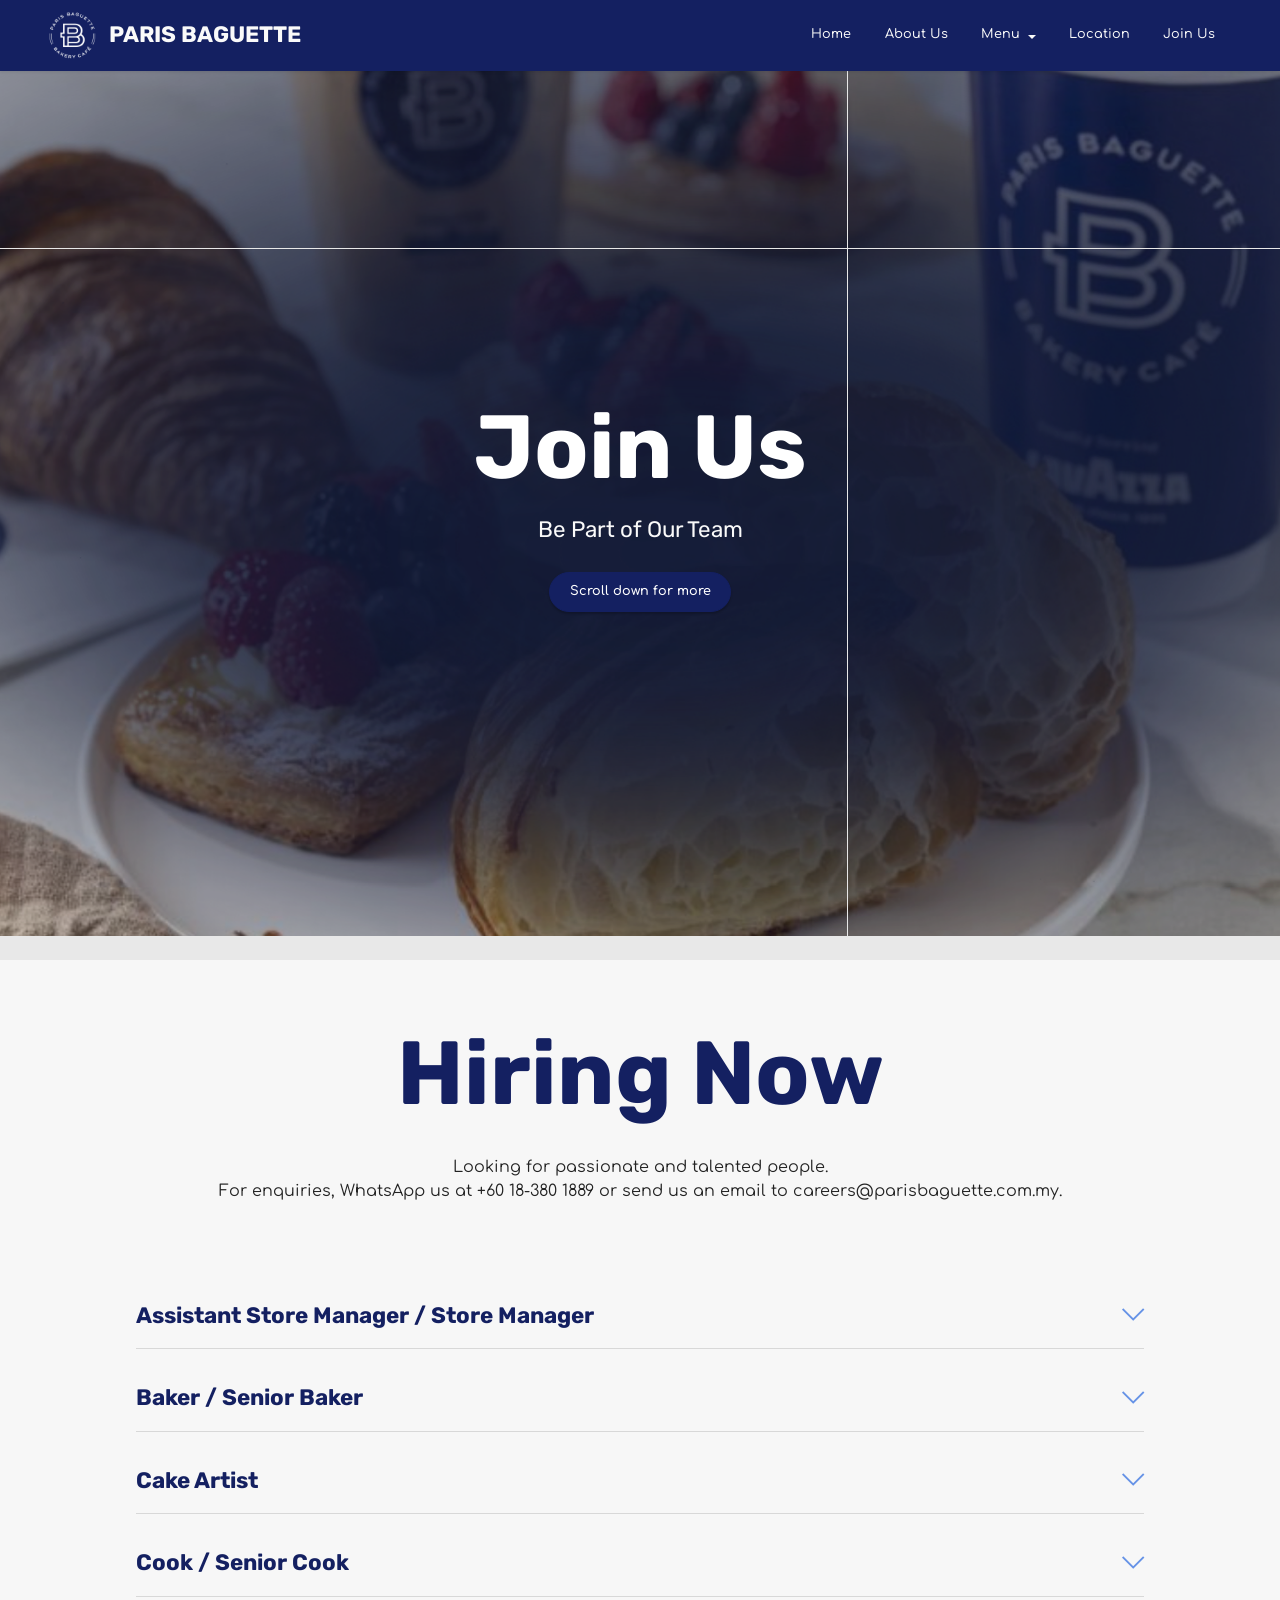
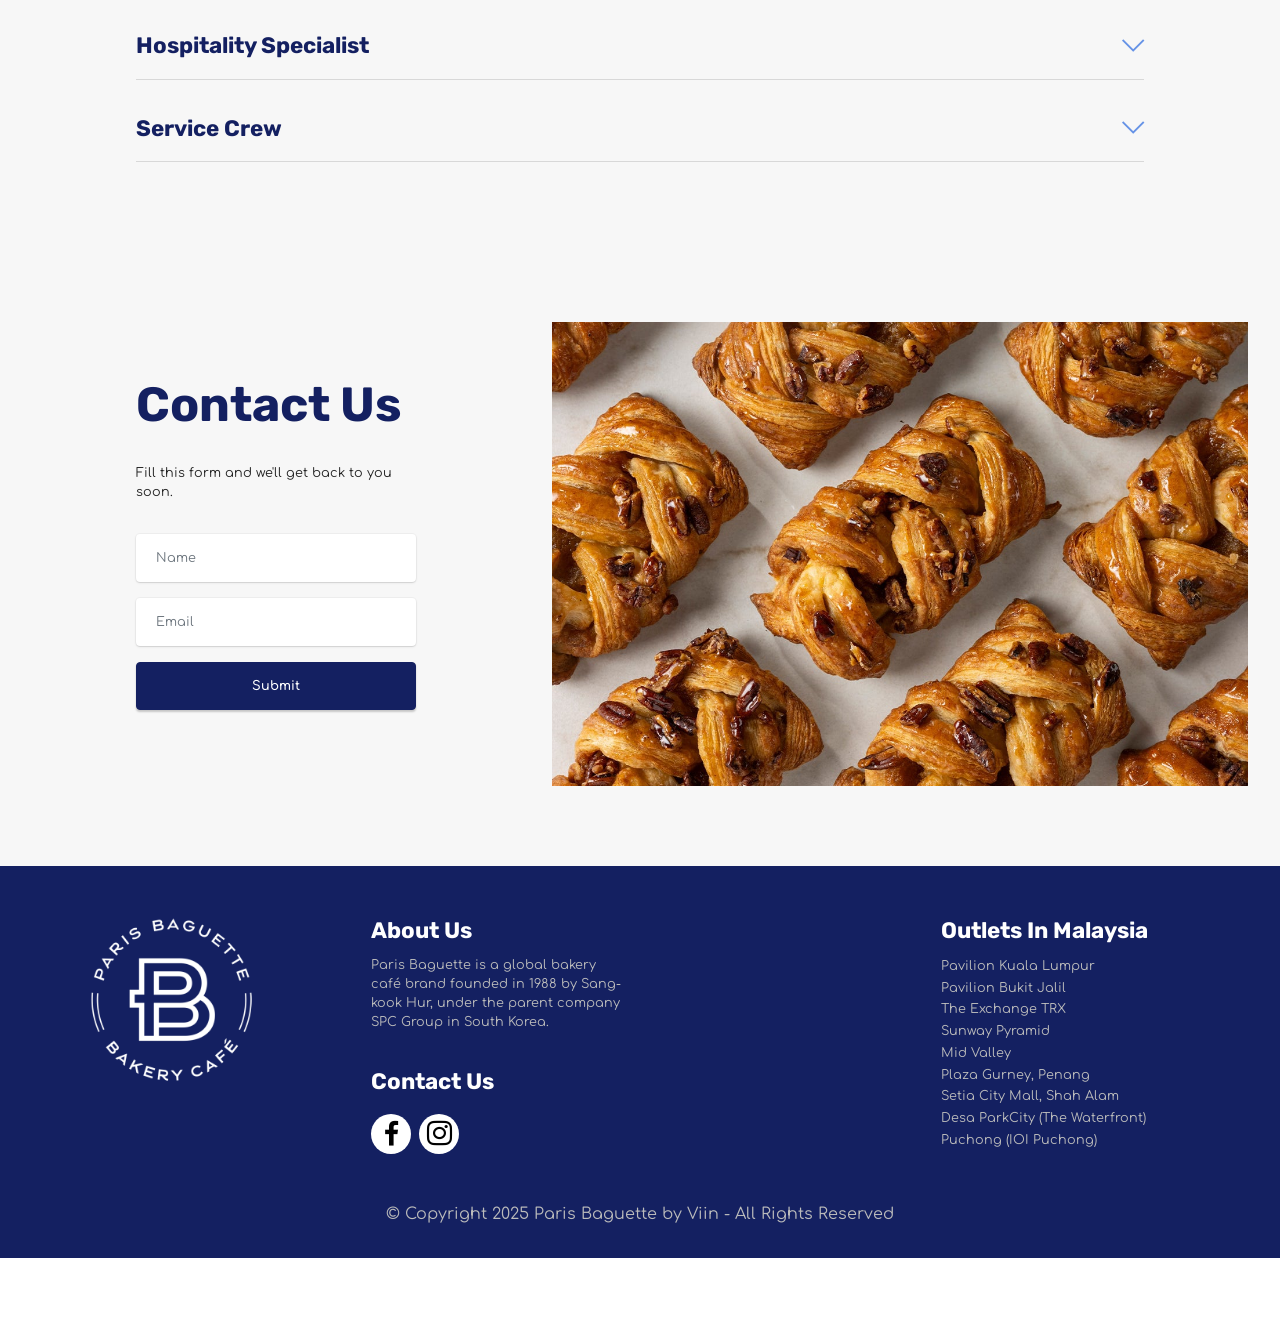
<file: joinus.html>
<!DOCTYPE html>
<html  >
<head>
  <!-- Site made with Mobirise Website Builder v6.1.4, https://mobirise.com -->
  <meta charset="UTF-8">
  <meta http-equiv="X-UA-Compatible" content="IE=edge">
  <meta name="generator" content="Mobirise v6.1.4, mobirise.com">
  <meta name="twitter:card" content="summary_large_image"/>
  <meta name="twitter:image:src" content="assets/images/joinus-meta.jpg">
  <meta property="og:image" content="assets/images/joinus-meta.jpg">
  <meta name="twitter:title" content="Join Us">
  <meta name="viewport" content="width=device-width, initial-scale=1, minimum-scale=1">
  <link rel="shortcut icon" href="assets/images/untitled20design-80x80.png" type="image/x-icon">
  <meta name="description" content="Join the Paris Baguette family!
We’re always looking for passionate, friendly, and hardworking people who love great food and warm smiles as much as we do.
Whether you’re crafting pastries, serving coffee, or welcoming guests, you’ll be part of a team that brings the joy of Parisian baking to every customer.
✨ Start your journey with us today — where every day is freshly baked with opportunity.">
  
  
  <title>Join Us</title>
  <link rel="stylesheet" href="assets/web/assets/mobirise-icons2/mobirise2.css">
  <link rel="stylesheet" href="assets/web/assets/mobirise-icons/mobirise-icons.css">
  <link rel="stylesheet" href="assets/bootstrap/css/bootstrap.min.css">
  <link rel="stylesheet" href="assets/parallax/jarallax.css">
  <link rel="stylesheet" href="assets/animatecss/animate.css">
  <link rel="stylesheet" href="assets/dropdown/css/style.css">
  <link rel="stylesheet" href="assets/socicon/css/styles.css">
  <link rel="stylesheet" href="assets/theme/css/style.css">
  <link rel="preload" href="https://fonts.googleapis.com/css?family=Rubik:300,400,500,600,700,800,900,300i,400i,500i,600i,700i,800i,900i&display=swap" as="style" onload="this.onload=null;this.rel='stylesheet'">
  <noscript><link rel="stylesheet" href="https://fonts.googleapis.com/css?family=Rubik:300,400,500,600,700,800,900,300i,400i,500i,600i,700i,800i,900i&display=swap"></noscript>
  <link rel="preload" href="https://fonts.googleapis.com/css?family=Comfortaa:300,400,500,600,700&display=swap" as="style" onload="this.onload=null;this.rel='stylesheet'">
  <noscript><link rel="stylesheet" href="https://fonts.googleapis.com/css?family=Comfortaa:300,400,500,600,700&display=swap"></noscript>
  <link rel="preload" as="style" href="assets/mobirise/css/mbr-additional.css?v=doIUe4"><link rel="stylesheet" href="assets/mobirise/css/mbr-additional.css?v=doIUe4" type="text/css">

  
  
  
</head>
<body>
  
  <section data-bs-version="5.1" class="menu menu2 cid-uYUWt6OBwE" once="menu" id="menu2-v">
    
    <nav class="navbar navbar-dropdown navbar-fixed-top navbar-expand-lg">
        <div class="container-fluid">
            <div class="navbar-brand">
                <span class="navbar-logo">
                    <a href="index.html">
                        <img src="assets/images/untitled20design-80x80.png" alt="Mobirise Website Builder" style="height: 3rem;">
                    </a>
                </span>
                <span class="navbar-caption-wrap"><a class="navbar-caption text-white text-primary display-5" href="index.html">PARIS BAGUETTE</a></span>
            </div>
            <button class="navbar-toggler" type="button" data-toggle="collapse" data-bs-toggle="collapse" data-target="#navbarSupportedContent" data-bs-target="#navbarSupportedContent" aria-controls="navbarNavAltMarkup" aria-expanded="false" aria-label="Toggle navigation">
                <div class="hamburger">
                    <span></span>
                    <span></span>
                    <span></span>
                    <span></span>
                </div>
            </button>
            <div class="collapse navbar-collapse" id="navbarSupportedContent">
                <ul class="navbar-nav nav-dropdown nav-right" data-app-modern-menu="true"><li class="nav-item"><a class="nav-link link text-white text-primary display-4" href="index.html">Home</a></li>
                    <li class="nav-item"><a class="nav-link link text-white text-primary display-4" href="aboutus.html">About Us</a></li>
                    <li class="nav-item dropdown"><a class="nav-link link text-white dropdown-toggle show display-4" href="https://mobiri.se" data-toggle="dropdown-submenu" data-bs-toggle="dropdown" data-bs-auto-close="outside" aria-expanded="false">Menu</a><div class="dropdown-menu show" aria-labelledby="dropdown-866" data-bs-popper="none"><a class="text-white show dropdown-item text-primary display-4" href="sweetnpastries.html">Sweets &amp; Pastries</a><a class="text-white dropdown-item text-primary display-4" href="cake.html">Cakes</a><a class="text-white dropdown-item text-primary display-4" href="salad.html">Salad &amp; Sandwiches&nbsp;</a><a class="text-white show dropdown-item text-primary display-4" href="beverage.html">Beverage</a></div></li><li class="nav-item"><a class="nav-link link text-white text-primary display-4" href="location.html">Location</a></li><li class="nav-item"><a class="nav-link link text-white text-primary display-4" href="joinus.html">Join Us</a></li></ul>
                
                
            </div>
        </div>
    </nav>
</section>

<section data-bs-version="5.1" class="header6 cid-uYUWt73ZVj mbr-fullscreen mbr-parallax-background" id="header6-w">

    

    
    <div class="mbr-overlay" style="opacity: 0.1; background-color: rgb(35, 35, 35);"></div>

    <div class="align-center container">
        <div class="row justify-content-center">
            <div class="col-12 col-lg-10">
                <h1 class="mbr-section-title mbr-fonts-style mbr-white mb-3 display-1"><strong>Join Us</strong></h1>
                
                <p class="mbr-text mbr-white mbr-fonts-style display-5">
                     Be Part of Our Team
                </p>
                <div class="mbr-section-btn mt-3"><a class="btn btn-danger display-4">Scroll down for more</a></div>
            </div>
        </div>
    </div>
</section>

<section data-bs-version="5.1" class="content16 cid-uZ1rjLgbOw" id="content16-2o">

    

    
    
    <div class="container-fluid">
        <div class="row justify-content-center">
            <div class="col-12 col-md-10">
                <div class="mbr-section-head align-center mb-4">
                    <h3 class="mbr-section-title mb-0 mbr-fonts-style display-1"><strong>Hiring Now</strong></h3>
                    <h4 class="mbr-section-subtitle mb-0 mt-2 mbr-fonts-style display-7"><br>Looking for passionate and talented people.<div><span style="font-size: 1rem;">For enquiries, WhatsApp us at +60 18-380 1889 or send us an email to careers@parisbaguette.com.my.</span><br></div><br><div><br></div></h4>
                </div>
                <div id="bootstrap-accordion_59" class="panel-group accordionStyles accordion" role="tablist" aria-multiselectable="true">
                    <div class="card mb-3">
                        <div class="card-header" role="tab" id="headingOne">
                            <a role="button" class="panel-title collapsed" data-toggle="collapse" data-bs-toggle="collapse" data-core="" href="#collapse1_59" aria-expanded="false" aria-controls="collapse1">
                                <h6 class="panel-title-edit mbr-fonts-style mb-0 display-5"><strong>Assistant Store Manager / Store Manager</strong></h6>
                                <span class="sign mbr-iconfont mbri-arrow-down"></span>
                            </a>
                        </div>
                        <div id="collapse1_59" class="panel-collapse noScroll collapse" role="tabpanel" aria-labelledby="headingOne" data-parent="#accordion" data-bs-parent="#bootstrap-accordion_59">
                            <div class="panel-body">
                                <p class="mbr-fonts-style panel-text display-4"><strong>Job Summary :</strong><br>The Assistant Store Manager / Store Manager bears the overall responsibility for the profitability of the chain restaurant outlet. He/she performs outlet-level support functions, such as customer service, scheduling, handling day-to-day operations, cashiering, closing of the till, ordering inventory, and back office support.
<br>
<br><strong>Roles &amp; Responsibilities :</strong><br>Manage, direct and coordinate all operation-related activities in a proficient and pleasant method.
<br>Ensure overall store image is maintained and the brand is always well represented.
<br>Ensure that the outlet budget is strictly adhered to and that all costs are controlled including shop expense, cost of goods &amp; cost of labour.
<br>Motivate, guide and train the staff in upselling the food and beverage items.
<br>Attend to guest requests and attend to guest complaints as required.<br>
<br><strong>Requirements :</strong><br>Possess effective management skills
<br>Possess capability to lead, motivate and manage subordinates
<br>Good command of spoken English
<br>PC literate with knowledge in MS Office
<br>Min. Diploma/Degree in F&amp;B management or any related fields
<br>At least 6 years of experience management in Food and Service Operations</p>
                            </div>
                        </div>
                    </div>
                    <div class="card mb-3">
                        <div class="card-header" role="tab" id="headingOne">
                            <a role="button" class="panel-title collapsed" data-toggle="collapse" data-bs-toggle="collapse" data-core="" href="#collapse2_59" aria-expanded="false" aria-controls="collapse2">
                                <h6 class="panel-title-edit mbr-fonts-style mb-0 display-5"><strong>Baker / Senior Baker</strong></h6>
                                <span class="sign mbr-iconfont mbri-arrow-down"></span>
                            </a>
                        </div>
                        <div id="collapse2_59" class="panel-collapse noScroll collapse" role="tabpanel" aria-labelledby="headingOne" data-parent="#accordion" data-bs-parent="#bootstrap-accordion_59">
                            <div class="panel-body">
                                <p class="mbr-fonts-style panel-text display-4"><strong>Job Summary :</strong><br>The Baker / Senior Baker is responsible for making a wide range of breads, pastries, and other baked goods. This includes ensuring all baking equipment and baking area is clean prior to and post production of any baked items, and ensuring compliance with regulations.
<br>
<br><strong>Roles &amp; Responsibilities :</strong><br>Prepare, bake and present all baked items effectively and efficiently, meeting the company operations manual and gold standards.
<br>Assist in the preparation, baking and presentation of all baked items.
<br>Ensure that procedures for suppliers, equipment, and work areas are complying to the established standards.
<br>Ensure that food hygiene and safety standards are maintained and comply.
<br>All other ad-hoc duties given by Supervisors.<br>
<br><strong>Requirements :</strong><br>Baking / Pastry preparation
<br>At least a technical certificate in Culinary Art/ Baking / Pastry or any related fields
<br>At least 1-2 years of experience working in kitchen as baker or/&amp; baking preparation.</p>
                            </div>
                        </div>
                    </div>
                    <div class="card mb-3">
                        <div class="card-header" role="tab" id="headingOne">
                            <a role="button" class="panel-title collapsed" data-toggle="collapse" data-bs-toggle="collapse" data-core="" href="#collapse3_59" aria-expanded="false" aria-controls="collapse3">
                                <h6 class="panel-title-edit mbr-fonts-style mb-0 display-5"><strong>Cake Artist</strong></h6>
                                <span class="sign mbr-iconfont mbri-arrow-down"></span>
                            </a>
                        </div>
                        <div id="collapse3_59" class="panel-collapse noScroll collapse" role="tabpanel" aria-labelledby="headingOne" data-parent="#accordion" data-bs-parent="#bootstrap-accordion_59">
                            <div class="panel-body">
                                <p class="mbr-fonts-style panel-text display-4"><strong>Job Summary :</strong><br>The Cake Artist is responsible for preparing, baking and decorating cakes and other dough or pastry-based confectioneries. This includes the process from planning the products, weighing and measuring ingredients making various baked goods, and finally glazing or decorating them
<br>
<br><strong>Roles &amp; Responsibilities :</strong><br>Prepare, bake and present pastry/ cake effectively and efficiently, meeting the company operations manual and gold standards.
<br>Prepare a wide variety of goods such as whole cakes etc. following traditional and modern recipes as per SOP.
<br>Decorate pastries/ cakes using different icings, toppings etc. to ensure the presentation will be beautiful and exciting.
<br>Monitor stocks for baking ingredients such as flour, sugar etc. and make appropriate orders within budget.
<br>Execute any other duties as assigned.<br>
<br><strong>Requirements :</strong><br>Pastry preparation or baking
<br>At least a technical certificate in Culinary Art/ F&amp;B or any related fields
<br>At least 1-2 years of experience working in kitchen as a cake artist or/&amp; baking.</p>
                            </div>
                        </div>
                    </div>
                    <div class="card mb-3">
                        <div class="card-header" role="tab" id="headingOne">
                            <a role="button" class="panel-title collapsed" data-toggle="collapse" data-bs-toggle="collapse" data-core="" href="#collapse4_59" aria-expanded="false" aria-controls="collapse4">
                                <h6 class="panel-title-edit mbr-fonts-style mb-0 display-5"><strong>Cook / Senior Cook</strong></h6>
                                <span class="sign mbr-iconfont mbri-arrow-down"></span>
                            </a>
                        </div>
                        <div id="collapse4_59" class="panel-collapse noScroll collapse" role="tabpanel" aria-labelledby="headingOne" data-parent="#accordion" data-bs-parent="#bootstrap-accordion_59">
                            <div class="panel-body">
                                <p class="mbr-fonts-style panel-text display-4"><strong>Job Summary :</strong><br>The Cook / Senior Cook is responsible for preparing a variety of dishes. Production Kitchens are responsible for the receiving, storing, organizing, distributing food and supply items. Preparation of daily mise en place. He/ She is expected to observe health and safety standards for all food, and equipment; make requisitions for food supplies; and ensure that food items are properly stored.
<br>
<br><strong>Roles &amp; Responsibilities :</strong><br>Prepare, cook and present food effectively and efficiently, meeting the company operations manual and gold standards.
<br>Assist in the preparation, cooking, garnishing and presentation of food.
<br>Maintain good knowledge on standard food preparation through training by immediate superior/ manual provided by the company
<br>Keep up to date with the current promotions and new items in the menu.
<br>Maintain the kitchen cleanliness (housekeeping), food hygiene and safety standards.
<br>Execute any other duties as assigned.<br>
<br><strong>Requirements :</strong><br>Food preparation or/and cooking
<br>At least a technical certificate in Culinary Art/ F&amp;B or any related fields
<br>· At least 1-2 years of experience working in kitchen as a cook or/&amp; food preparation.</p>
                            </div>
                        </div>
                    </div>
                    <div class="card mb-3">
                        <div class="card-header" role="tab" id="headingOne">
                            <a role="button" class="panel-title collapsed" data-toggle="collapse" data-bs-toggle="collapse" data-core="" href="#collapse5_59" aria-expanded="false" aria-controls="collapse5">
                                <h6 class="panel-title-edit mbr-fonts-style mb-0 display-5"><strong>Hospitality Specialist</strong></h6>
                                <span class="sign mbr-iconfont mbri-arrow-down"></span>
                            </a>
                        </div>
                        <div id="collapse5_59" class="panel-collapse noScroll collapse" role="tabpanel" aria-labelledby="headingOne" data-parent="#accordion" data-bs-parent="#bootstrap-accordion_59">
                            <div class="panel-body">
                                <p class="mbr-fonts-style panel-text display-4"><strong>Job Summary :</strong><br>This role contributes to company’s success by providing a legendary customer service experience,
<br>acting with a customer comes first attitude to create meaningful customer connections. Models and
<br>acts in accordance with company’s guiding principles.
<br>
<br><strong>Roles &amp; Responsibilities :</strong><br>Welcomes our customers in a friendly and professional manner and presents a positive first impression, synonymous with company’s brand image.
<br>Proactively engages customers through frequent and spontaneous sampling sessions to create attention for company’s products.
<br>Interacts with customers, ascertains their needs and serves customers by helping them select products and merchandize and assisting with inquiries or concerns.
<br>Supports company sales through engagement with customers, suggestive selling and sharing product knowledge.
<br>Assists store with other duties which includes, but not limited to stocking of merchandize, ensuring tidy arrangement of tables and chairs, general cleanliness of the store, etc.
<br>Offers recommendations to continuously improve customer experience.
<br>Supports the implementation of company’s programs or initiatives.
<br>Follows company’s operational policies and procedures and reports essential information to superior.<br>
<br><strong>Requirements :</strong><br>Minimum Diploma studies in any field with 1-2 years of working experience in high-end service-related industry. eg. hospitality, FB, airlines, retail sales, etc.
<br>Enthusiastic with a positive and patient attitude and possess a flair for customer service.
<br>Strong interpersonal and communication skills with ability to foster relationships with all levels of customers.
<br>Observant and able to evaluate environment and customers for cues.
<br>Pleasant demeanor, well-groomed, physically fit.
<br>· Positive attitude, patient and proactive. Able to “think on your feet”.
<br>Maintains regular and consistent attendance and punctuality and available to work flexible hours that may include early mornings, evenings, weekends, nights and/or holidays.
<br>Ability to work as part of a team.
<br>Agile and flexible to travel within Malaysia</p>
                            </div>
                        </div>
                    </div>
                    <div class="card mb-3">
                        <div class="card-header" role="tab" id="headingOne">
                            <a role="button" class="panel-title collapsed" data-toggle="collapse" data-bs-toggle="collapse" data-core="" href="#collapse6_59" aria-expanded="false" aria-controls="collapse6">
                                <h6 class="panel-title-edit mbr-fonts-style mb-0 display-5"><strong>Service Crew</strong></h6>
                                <span class="sign mbr-iconfont mbri-arrow-down"></span>
                            </a>
                        </div>
                        <div id="collapse6_59" class="panel-collapse noScroll collapse" role="tabpanel" aria-labelledby="headingOne" data-parent="#accordion" data-bs-parent="#bootstrap-accordion_59">
                            <div class="panel-body">
                                <p class="mbr-fonts-style panel-text display-4"><strong>Job Summary :</strong><br>The Service Crew / Senior Service Crew is responsible for taking customers’ orders, answering questions, and making recommendations on menu items, preparation and serving food/beverages to customers, and performing cashiering duties.
<br>
<br><strong>Roles &amp; Responsibilities :<br></strong>Welcome guests in a warm and friendly manner.
<br>To provide excellent customer service to guests in a timely and friendly manner, ensuring diners a pleasant dining experience.
<br>Upsell promotional items.
<br>Ensure that food hygiene and safety standards are maintained and comply.
<br>Maintain day to day outlet cleanliness.
<br>Execute any other duties as assigned.<br>
<br><strong>Requirements :</strong><br>Excellent Customer Service
<br>Good command of spoken English
<br>Pleasant, friendly, cheerful and able to work under pressure and in a high-volume environment
<br>No experience/ At least 1 year of experience working in customer service or relevant experience in F&amp;B.</p>
                            </div>
                        </div>
                    </div>
                </div>
            </div>
        </div>
    </div>
</section>

<section data-bs-version="5.1" class="form4 cid-uZ1qZgGGkn" id="form4-2m">

    

    

    <div class="container-fluid">
        <div class="row content-wrapper justify-content-center">
            <div class="col-lg-3 offset-lg-1 mbr-form" data-form-type="formoid">
                <form action="https://mobirise.eu/" method="POST" class="mbr-form form-with-styler" data-form-title="Form Name"><input type="hidden" name="email" data-form-email="true" value="sre8BIAFHghGF4uAT33pMXRX2Y674IP/xVyN5EiKEklFKHf89ktTNUgtZnPCBHq9NtICZ/t2xj91+5fDafydofM/S4wZFOHjR36tppoxy1FAYNcnfDlcBPtvhJKgvQmd">
                    <div class="row">
                        <div hidden="hidden" data-form-alert="" class="alert alert-success col-12">Thanks for filling out the form!</div>
                        <div hidden="hidden" data-form-alert-danger="" class="alert alert-danger col-12">
                            Oops...! some problem!
                        </div>
                    </div>
                    <div class="dragArea row">
                        <div class="col-lg-12 col-md-12 col-sm-12">
                            <h1 class="mbr-section-title mb-4 display-2">
                                <strong>Contact Us</strong>
                            </h1>
                        </div>
                        <div class="col-lg-12 col-md-12 col-sm-12">
                            <p class="mbr-text mbr-fonts-style mb-4 display-4">
                                Fill this form and we'll get back to you soon.</p>
                        </div>
                        <div class="col-lg-12 col-md col-12 form-group mb-3" data-for="name">
                            <input type="text" name="name" placeholder="Name" data-form-field="name" class="form-control" value="" id="name-form4-2m">
                        </div>
                        <div class="col-lg-12 col-md col-12 form-group mb-3" data-for="email">
                            <input type="email" name="email" placeholder="Email" data-form-field="email" class="form-control" value="" id="email-form4-2m">
                        </div>
                        <div class="col-12 col-md-auto mbr-section-btn"><button type="submit" class="btn btn-danger display-4">Submit</button></div>
                    </div>
                </form>
            </div>
            <div class="col-lg-7 offset-lg-1 col-12">
                <div class="image-wrapper">
                    <img class="w-100" src="assets/images/d47cfb2d4f5a4b80ac0831e244b849d4-1200x800.jpg" alt="Mobirise Website Builder">
                </div>
            </div>
        </div>
    </div>
</section>

<section data-bs-version="5.1" class="footer4 cid-uYUWt7ZgQ6" once="footers" id="footer4-11">

    

    
    
    <div class="container">
        <div class="row mbr-white">
            <div class="col-6 col-lg-3">
                <div class="media-wrap col-md-8 col-12">
                    <a href="https://mobiri.se/">
                        <img src="assets/images/untitled-design-5.png" alt="Mobirise Website Builder">
                    </a>
                </div>
            </div>
            <div class="col-12 col-md-6 col-lg-3">
                <h5 class="mbr-section-subtitle mbr-fonts-style mb-2 display-5">
                    <strong>About Us</strong></h5>
                <p class="mbr-text mbr-fonts-style mb-4 display-4">Paris Baguette is a global bakery café brand founded in 1988 by Sang-kook Hur, under the parent company SPC Group&nbsp;in&nbsp;South&nbsp;Korea.</p>
                <h5 class="mbr-section-subtitle mbr-fonts-style mb-3 display-5"><strong>Contact Us</strong></h5>
                <div class="social-row display-7">
                    <div class="soc-item">
                        <a href="https://www.facebook.com/my.parisbaguette/" target="_blank">
                            <span class="mbr-iconfont socicon-facebook socicon" style="font-size: 25px;"></span>
                        </a>
                    </div>
                    <div class="soc-item">
                        <a href="https://www.instagram.com/parisbaguette_my/?hl=en" target="_blank">
                            <span class="mbr-iconfont socicon-instagram socicon" style="font-size: 25px;"></span>
                        </a>
                    </div>
                    
                    
                </div>
            </div>
            <div class="col-12 col-md-6 col-lg-3">
                <h5 class="mbr-section-subtitle mbr-fonts-style mb-2 display-7"><strong>&nbsp;</strong></h5>
                <ul class="list mbr-fonts-style display-4">
                    <li class="mbr-text item-wrap">&nbsp;</li>
                </ul>
            </div>
            <div class="col-12 col-md-6 col-lg-3">
                <h5 class="mbr-section-subtitle mbr-fonts-style mb-2 display-5"><strong>Outlets In Malaysia</strong></h5>
                <ul class="list mbr-fonts-style display-4">
                    <li class="mbr-text item-wrap"><span style="font-size: 0.8rem;">Pavilion Kuala Lumpur</span><br></li><li class="mbr-text item-wrap">Pavilion Bukit Jalil</li><li class="mbr-text item-wrap">The Exchange TRX</li><li class="mbr-text item-wrap">Sunway Pyramid</li><li class="mbr-text item-wrap">Mid Valley</li><li class="mbr-text item-wrap">Plaza Gurney, Penang</li><li class="mbr-text item-wrap">Setia City Mall, Shah Alam</li><li class="mbr-text item-wrap">Desa ParkCity (The Waterfront)</li><li class="mbr-text item-wrap">Puchong (IOI Puchong)</li>
                </ul>
            </div>
            <div class="col-12 mt-4">
                <p class="mbr-text mb-0 mbr-fonts-style copyright align-center display-7">
                    © Copyright 2025 Paris Baguette by Viin - All Rights Reserved
                </p>
            </div>
        </div>
    </div>
</section><section class="display-7" style="padding: 0;align-items: center;justify-content: center;flex-wrap: wrap;    align-content: center;display: flex;position: relative;height: 4rem;"><a href="https://mobiri.se/4250575" style="flex: 1 1;height: 4rem;position: absolute;width: 100%;z-index: 1;"><img alt="" style="height: 4rem;" src="[data-uri]"></a><p style="margin: 0;text-align: center;" class="display-7">&#8204;</p><a style="z-index:1" href="https://mobirise.com/builder/ai-website-generator.html">AI Website Generator</a></section><script src="assets/bootstrap/js/bootstrap.bundle.min.js"></script>  <script src="assets/parallax/jarallax.js"></script>  <script src="assets/smoothscroll/smooth-scroll.js"></script>  <script src="assets/ytplayer/index.js"></script>  <script src="assets/dropdown/js/navbar-dropdown.js"></script>  <script src="assets/mbr-switch-arrow/mbr-switch-arrow.js"></script>  <script src="assets/theme/js/script.js"></script>  <script src="assets/formoid/formoid.min.js"></script>  
  
  
  <input name="animation" type="hidden">
  </body>
</html>
</file>
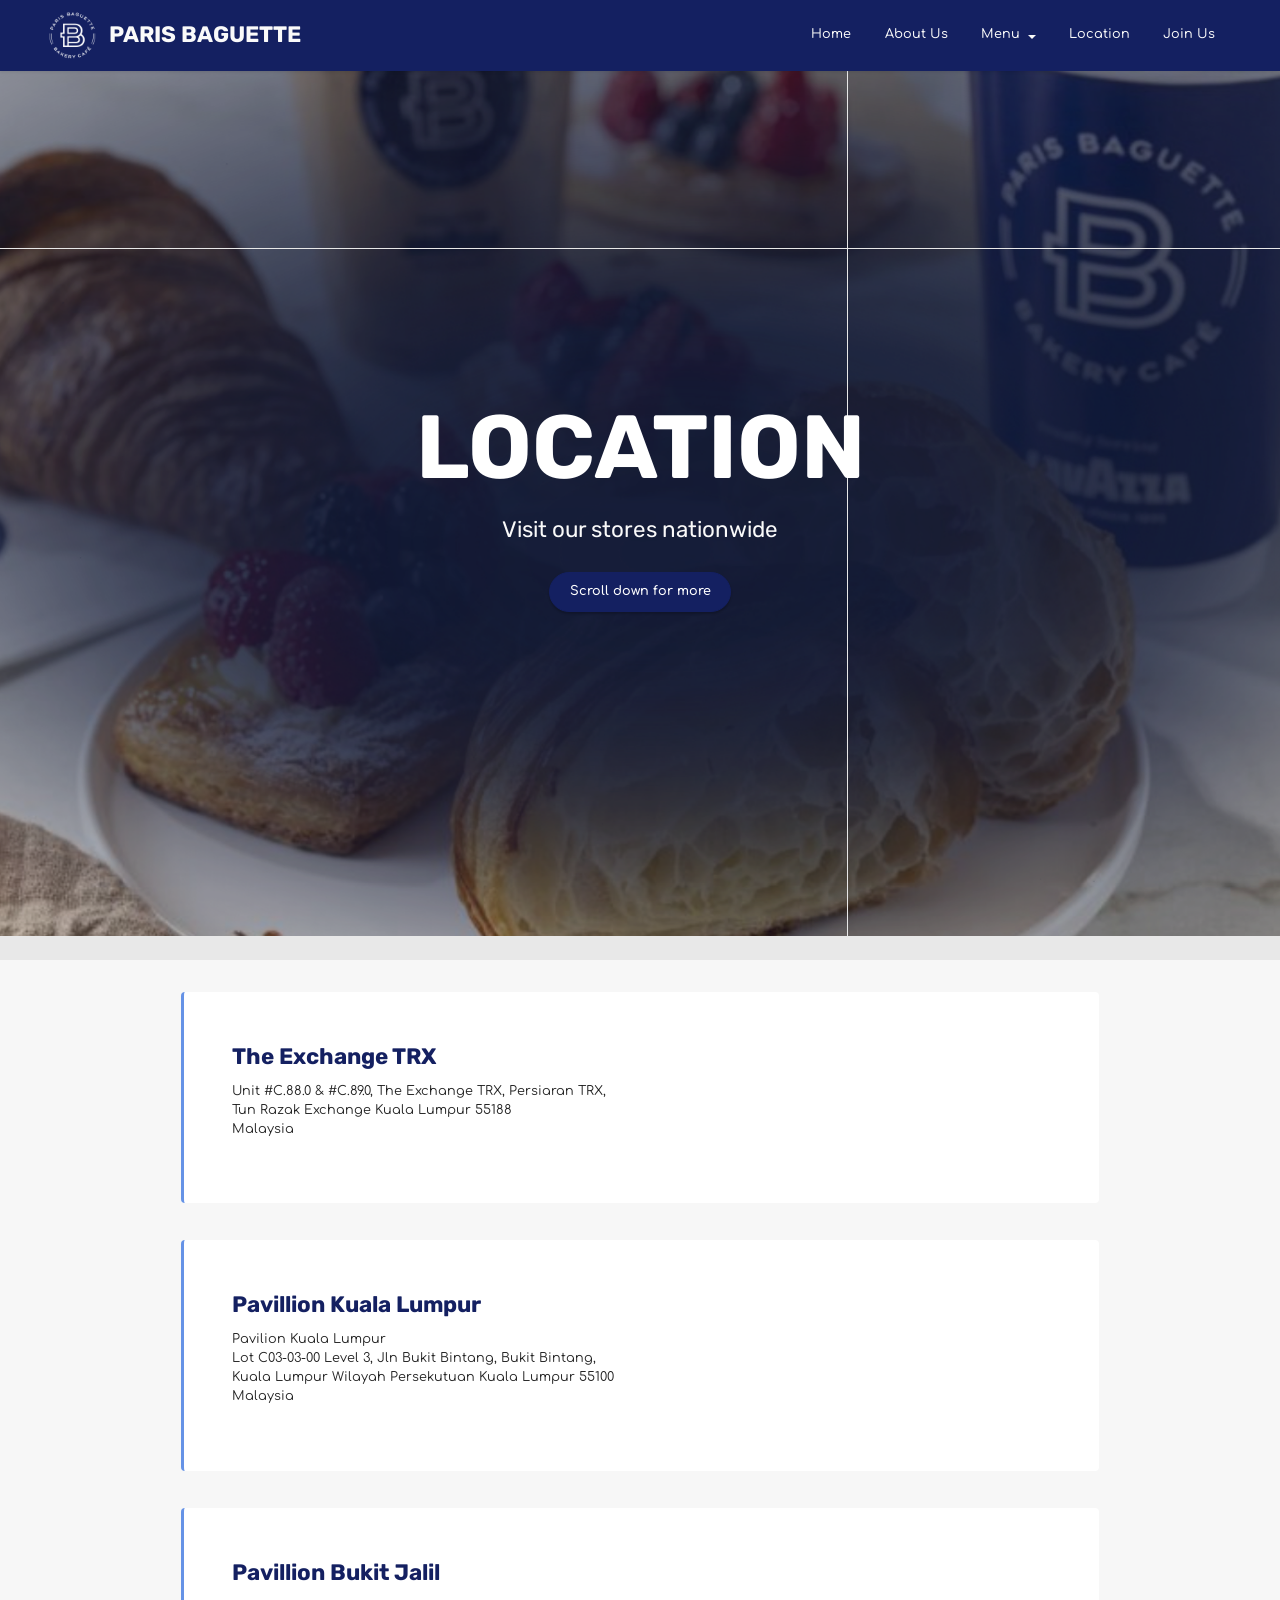
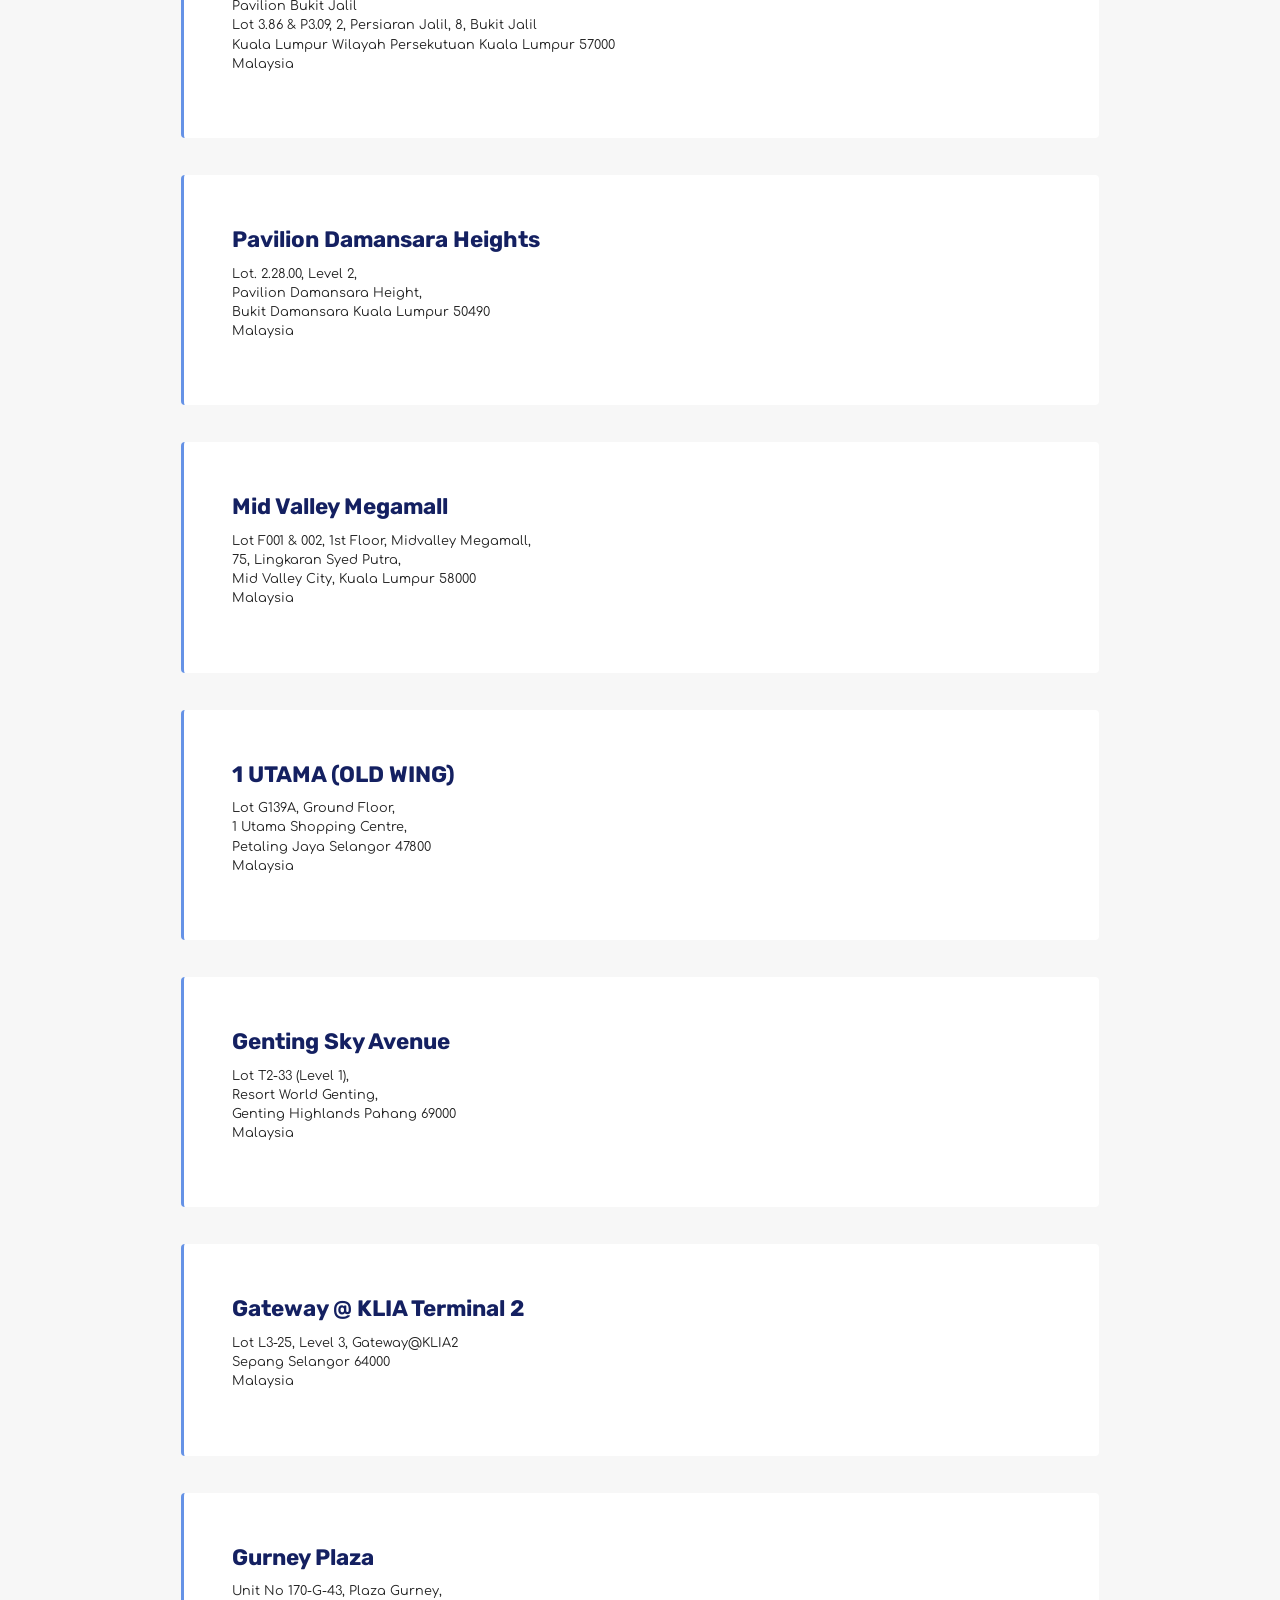
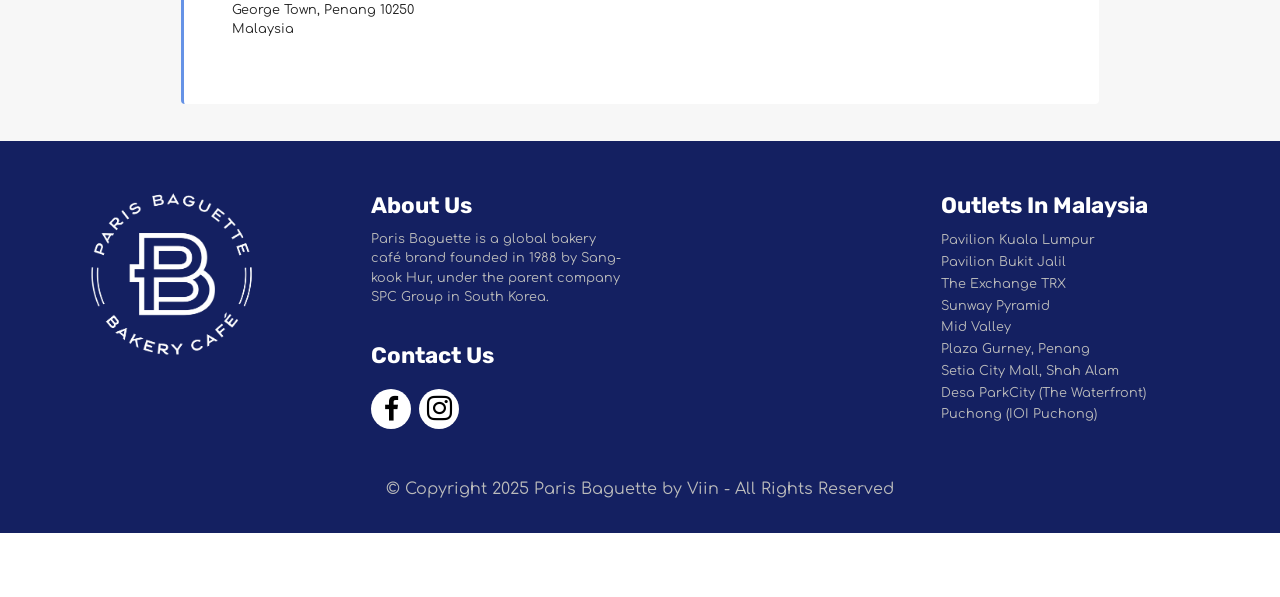
<file: location.html>
<!DOCTYPE html>
<html  >
<head>
  <!-- Site made with Mobirise Website Builder v6.1.4, https://mobirise.com -->
  <meta charset="UTF-8">
  <meta http-equiv="X-UA-Compatible" content="IE=edge">
  <meta name="generator" content="Mobirise v6.1.4, mobirise.com">
  <meta name="twitter:card" content="summary_large_image"/>
  <meta name="twitter:image:src" content="assets/images/location-meta.jpg">
  <meta property="og:image" content="assets/images/location-meta.jpg">
  <meta name="twitter:title" content="Location">
  <meta name="viewport" content="width=device-width, initial-scale=1, minimum-scale=1">
  <link rel="shortcut icon" href="assets/images/untitled20design-80x80.png" type="image/x-icon">
  <meta name="description" content="Find your nearest Paris Baguette and experience the taste of Paris close to home.
Whether you’re grabbing your morning coffee or meeting friends for a sweet treat, our bakery cafés are designed to welcome you with warmth, comfort, and the aroma of freshly baked pastries.
Come visit us — there’s always something fresh waiting for you.">
  
  
  <title>Location</title>
  <link rel="stylesheet" href="assets/bootstrap/css/bootstrap.min.css">
  <link rel="stylesheet" href="assets/parallax/jarallax.css">
  <link rel="stylesheet" href="assets/animatecss/animate.css">
  <link rel="stylesheet" href="assets/dropdown/css/style.css">
  <link rel="stylesheet" href="assets/socicon/css/styles.css">
  <link rel="stylesheet" href="assets/theme/css/style.css">
  <link rel="preload" href="https://fonts.googleapis.com/css?family=Rubik:300,400,500,600,700,800,900,300i,400i,500i,600i,700i,800i,900i&display=swap" as="style" onload="this.onload=null;this.rel='stylesheet'">
  <noscript><link rel="stylesheet" href="https://fonts.googleapis.com/css?family=Rubik:300,400,500,600,700,800,900,300i,400i,500i,600i,700i,800i,900i&display=swap"></noscript>
  <link rel="preload" href="https://fonts.googleapis.com/css?family=Comfortaa:300,400,500,600,700&display=swap" as="style" onload="this.onload=null;this.rel='stylesheet'">
  <noscript><link rel="stylesheet" href="https://fonts.googleapis.com/css?family=Comfortaa:300,400,500,600,700&display=swap"></noscript>
  <link rel="preload" as="style" href="assets/mobirise/css/mbr-additional.css?v=8cDoTt"><link rel="stylesheet" href="assets/mobirise/css/mbr-additional.css?v=8cDoTt" type="text/css">

  
  
  
</head>
<body>
  
  <section data-bs-version="5.1" class="menu menu2 cid-uYUWsu2G5P" once="menu" id="menu2-o">
    
    <nav class="navbar navbar-dropdown navbar-fixed-top navbar-expand-lg">
        <div class="container-fluid">
            <div class="navbar-brand">
                <span class="navbar-logo">
                    <a href="index.html">
                        <img src="assets/images/untitled20design-80x80.png" alt="Mobirise Website Builder" style="height: 3rem;">
                    </a>
                </span>
                <span class="navbar-caption-wrap"><a class="navbar-caption text-white text-primary display-5" href="index.html">PARIS BAGUETTE</a></span>
            </div>
            <button class="navbar-toggler" type="button" data-toggle="collapse" data-bs-toggle="collapse" data-target="#navbarSupportedContent" data-bs-target="#navbarSupportedContent" aria-controls="navbarNavAltMarkup" aria-expanded="false" aria-label="Toggle navigation">
                <div class="hamburger">
                    <span></span>
                    <span></span>
                    <span></span>
                    <span></span>
                </div>
            </button>
            <div class="collapse navbar-collapse" id="navbarSupportedContent">
                <ul class="navbar-nav nav-dropdown nav-right" data-app-modern-menu="true"><li class="nav-item"><a class="nav-link link text-white text-primary display-4" href="index.html">Home</a></li>
                    <li class="nav-item"><a class="nav-link link text-white text-primary display-4" href="aboutus.html">About Us</a></li>
                    <li class="nav-item dropdown"><a class="nav-link link text-white dropdown-toggle show display-4" href="https://mobiri.se" data-toggle="dropdown-submenu" data-bs-toggle="dropdown" data-bs-auto-close="outside" aria-expanded="false">Menu</a><div class="dropdown-menu show" aria-labelledby="dropdown-866" data-bs-popper="none"><a class="text-white show dropdown-item text-primary display-4" href="sweetnpastries.html">Sweets &amp; Pastries</a><a class="text-white dropdown-item text-primary display-4" href="cake.html">Cakes</a><a class="text-white dropdown-item text-primary display-4" href="salad.html">Salad &amp; Sandwiches&nbsp;</a><a class="text-white show dropdown-item text-primary display-4" href="beverage.html">Beverage</a></div></li><li class="nav-item"><a class="nav-link link text-white text-primary display-4" href="location.html">Location</a></li><li class="nav-item"><a class="nav-link link text-white text-primary display-4" href="joinus.html">Join Us</a></li></ul>
                
                
            </div>
        </div>
    </nav>
</section>

<section data-bs-version="5.1" class="header6 cid-uYUWsujCBP mbr-fullscreen mbr-parallax-background" id="header6-p">

    

    
    <div class="mbr-overlay" style="opacity: 0.1; background-color: rgb(35, 35, 35);"></div>

    <div class="align-center container">
        <div class="row justify-content-center">
            <div class="col-12 col-lg-10">
                <h1 class="mbr-section-title mbr-fonts-style mbr-white mb-3 display-1"><strong>LOCATION</strong></h1>
                
                <p class="mbr-text mbr-white mbr-fonts-style display-5">
                     Visit our stores nationwide
                </p>
                <div class="mbr-section-btn mt-3"><a class="btn btn-danger display-4">Scroll down for more</a></div>
            </div>
        </div>
    </div>
</section>

<section data-bs-version="5.1" class="content7 cid-uZ1mmGqsMY" id="content7-2b">
    
    <div class="container">
        <div class="row justify-content-center">
            <div class="col-12 col-md-10">
                <blockquote>
                <h5 class="mbr-section-title mbr-fonts-style mb-2 display-5"><strong>The Exchange TRX&nbsp;</strong></h5>
                <p class="mbr-text mbr-fonts-style display-4">Unit #C.88.0 &amp; #C.89.0, The Exchange TRX, Persiaran TRX,
<br>Tun Razak Exchange Kuala Lumpur 55188
<br>Malaysia</p></blockquote>
            </div>
        </div>
    </div>
</section>

<section data-bs-version="5.1" class="content7 cid-uZ1ok2ws99" id="content7-2h">
    
    <div class="container">
        <div class="row justify-content-center">
            <div class="col-12 col-md-10">
                <blockquote>
                <h5 class="mbr-section-title mbr-fonts-style mb-2 display-5"><strong>Pavillion Kuala Lumpur</strong></h5>
                <p class="mbr-text mbr-fonts-style display-4">Pavilion Kuala Lumpur
<br>Lot C03-03-00 Level 3, Jln Bukit Bintang, Bukit Bintang,
<br>Kuala Lumpur Wilayah Persekutuan Kuala Lumpur 55100
<br>Malaysia</p></blockquote>
            </div>
        </div>
    </div>
</section>

<section data-bs-version="5.1" class="content7 cid-uZ1mU3ikZ8" id="content7-2d">
    
    <div class="container">
        <div class="row justify-content-center">
            <div class="col-12 col-md-10">
                <blockquote>
                <h5 class="mbr-section-title mbr-fonts-style mb-2 display-5"><strong>Pavillion Bukit Jalil&nbsp;</strong></h5>
                <p class="mbr-text mbr-fonts-style display-4">Pavilion Bukit Jalil
<br>Lot 3.86 &amp; P3.09, 2, Persiaran Jalil, 8, Bukit Jalil
<br>Kuala Lumpur Wilayah Persekutuan Kuala Lumpur 57000
<br>Malaysia</p></blockquote>
            </div>
        </div>
    </div>
</section>

<section data-bs-version="5.1" class="content7 cid-uZ1okrBLpS" id="content7-2i">
    
    <div class="container">
        <div class="row justify-content-center">
            <div class="col-12 col-md-10">
                <blockquote>
                <h5 class="mbr-section-title mbr-fonts-style mb-2 display-5"><strong>Pavilion Damansara Heights&nbsp;</strong></h5>
                <p class="mbr-text mbr-fonts-style display-4">Lot. 2.28.00, Level 2,
<br>Pavilion Damansara Height,
<br>Bukit Damansara Kuala Lumpur 50490
<br>Malaysia</p></blockquote>
            </div>
        </div>
    </div>
</section>

<section data-bs-version="5.1" class="content7 cid-uZ1mUstzbX" id="content7-2e">
    
    <div class="container">
        <div class="row justify-content-center">
            <div class="col-12 col-md-10">
                <blockquote>
                <h5 class="mbr-section-title mbr-fonts-style mb-2 display-5"><strong>Mid Valley Megamall</strong></h5>
                <p class="mbr-text mbr-fonts-style display-4">Lot F001 &amp; 002, 1st Floor, Midvalley Megamall,
<br>75, Lingkaran Syed Putra,
<br>Mid Valley City, Kuala Lumpur 58000
<br>Malaysia</p></blockquote>
            </div>
        </div>
    </div>
</section>

<section data-bs-version="5.1" class="content7 cid-uZ1ojudiT2" id="content7-2g">
    
    <div class="container">
        <div class="row justify-content-center">
            <div class="col-12 col-md-10">
                <blockquote>
                <h5 class="mbr-section-title mbr-fonts-style mb-2 display-5"><strong>1 UTAMA (OLD WING)</strong></h5>
                <p class="mbr-text mbr-fonts-style display-4">Lot G139A, Ground Floor,
<br>1 Utama Shopping Centre,
<br>Petaling Jaya Selangor 47800
<br>Malaysia</p></blockquote>
            </div>
        </div>
    </div>
</section>

<section data-bs-version="5.1" class="content7 cid-uZ1mTy7SH1" id="content7-2c">
    
    <div class="container">
        <div class="row justify-content-center">
            <div class="col-12 col-md-10">
                <blockquote>
                <h5 class="mbr-section-title mbr-fonts-style mb-2 display-5"><strong>Genting Sky Avenue</strong></h5>
                <p class="mbr-text mbr-fonts-style display-4">Lot T2-33 (Level 1),
<br>Resort World Genting,
<br>Genting Highlands Pahang 69000
<br>Malaysia</p></blockquote>
            </div>
        </div>
    </div>
</section>

<section data-bs-version="5.1" class="content7 cid-uZ1mUT2f6q" id="content7-2f">
    
    <div class="container">
        <div class="row justify-content-center">
            <div class="col-12 col-md-10">
                <blockquote>
                <h5 class="mbr-section-title mbr-fonts-style mb-2 display-5"><strong>Gateway @ KLIA Terminal 2</strong></h5>
                <p class="mbr-text mbr-fonts-style display-4">Lot L3-25, Level 3, Gateway@KLIA2
<br>Sepang Selangor 64000
<br>Malaysia</p></blockquote>
            </div>
        </div>
    </div>
</section>

<section data-bs-version="5.1" class="content7 cid-uZ1okRhm36" id="content7-2j">
    
    <div class="container">
        <div class="row justify-content-center">
            <div class="col-12 col-md-10">
                <blockquote>
                <h5 class="mbr-section-title mbr-fonts-style mb-2 display-5"><strong>Gurney Plaza</strong></h5>
                <p class="mbr-text mbr-fonts-style display-4">Unit No 170-G-43, Plaza Gurney,
<br>George Town, Penang 10250
<br>Malaysia</p></blockquote>
            </div>
        </div>
    </div>
</section>

<section data-bs-version="5.1" class="footer4 cid-uYUWsvfrho" once="footers" id="footer4-u">

    

    
    
    <div class="container">
        <div class="row mbr-white">
            <div class="col-6 col-lg-3">
                <div class="media-wrap col-md-8 col-12">
                    <a href="https://mobiri.se/">
                        <img src="assets/images/untitled-design-5.png" alt="Mobirise Website Builder">
                    </a>
                </div>
            </div>
            <div class="col-12 col-md-6 col-lg-3">
                <h5 class="mbr-section-subtitle mbr-fonts-style mb-2 display-5">
                    <strong>About Us</strong></h5>
                <p class="mbr-text mbr-fonts-style mb-4 display-4">Paris Baguette is a global bakery café brand founded in 1988 by Sang-kook Hur, under the parent company SPC Group&nbsp;in&nbsp;South&nbsp;Korea.</p>
                <h5 class="mbr-section-subtitle mbr-fonts-style mb-3 display-5"><strong>Contact Us</strong></h5>
                <div class="social-row display-7">
                    <div class="soc-item">
                        <a href="https://www.facebook.com/my.parisbaguette/" target="_blank">
                            <span class="mbr-iconfont socicon-facebook socicon" style="font-size: 25px;"></span>
                        </a>
                    </div>
                    <div class="soc-item">
                        <a href="https://www.instagram.com/parisbaguette_my/?hl=en" target="_blank">
                            <span class="mbr-iconfont socicon-instagram socicon" style="font-size: 25px;"></span>
                        </a>
                    </div>
                    
                    
                </div>
            </div>
            <div class="col-12 col-md-6 col-lg-3">
                <h5 class="mbr-section-subtitle mbr-fonts-style mb-2 display-7"><strong>&nbsp;</strong></h5>
                <ul class="list mbr-fonts-style display-4">
                    <li class="mbr-text item-wrap">&nbsp;</li>
                </ul>
            </div>
            <div class="col-12 col-md-6 col-lg-3">
                <h5 class="mbr-section-subtitle mbr-fonts-style mb-2 display-5"><strong>Outlets In Malaysia</strong></h5>
                <ul class="list mbr-fonts-style display-4">
                    <li class="mbr-text item-wrap"><span style="font-size: 0.8rem;">Pavilion Kuala Lumpur</span><br></li><li class="mbr-text item-wrap">Pavilion Bukit Jalil</li><li class="mbr-text item-wrap">The Exchange TRX</li><li class="mbr-text item-wrap">Sunway Pyramid</li><li class="mbr-text item-wrap">Mid Valley</li><li class="mbr-text item-wrap">Plaza Gurney, Penang</li><li class="mbr-text item-wrap">Setia City Mall, Shah Alam</li><li class="mbr-text item-wrap">Desa ParkCity (The Waterfront)</li><li class="mbr-text item-wrap">Puchong (IOI Puchong)</li>
                </ul>
            </div>
            <div class="col-12 mt-4">
                <p class="mbr-text mb-0 mbr-fonts-style copyright align-center display-7">
                    © Copyright 2025 Paris Baguette by Viin - All Rights Reserved
                </p>
            </div>
        </div>
    </div>
</section><section class="display-7" style="padding: 0;align-items: center;justify-content: center;flex-wrap: wrap;    align-content: center;display: flex;position: relative;height: 4rem;"><a href="https://mobiri.se/4250575" style="flex: 1 1;height: 4rem;position: absolute;width: 100%;z-index: 1;"><img alt="" style="height: 4rem;" src="[data-uri]"></a><p style="margin: 0;text-align: center;" class="display-7">&#8204;</p><a style="z-index:1" href="https://mobirise.com/builder/ai-website-builder.html">AI Website Builder</a></section><script src="assets/bootstrap/js/bootstrap.bundle.min.js"></script>  <script src="assets/parallax/jarallax.js"></script>  <script src="assets/smoothscroll/smooth-scroll.js"></script>  <script src="assets/ytplayer/index.js"></script>  <script src="assets/dropdown/js/navbar-dropdown.js"></script>  <script src="assets/theme/js/script.js"></script>  
  
  
  <input name="animation" type="hidden">
  </body>
</html>
</file>
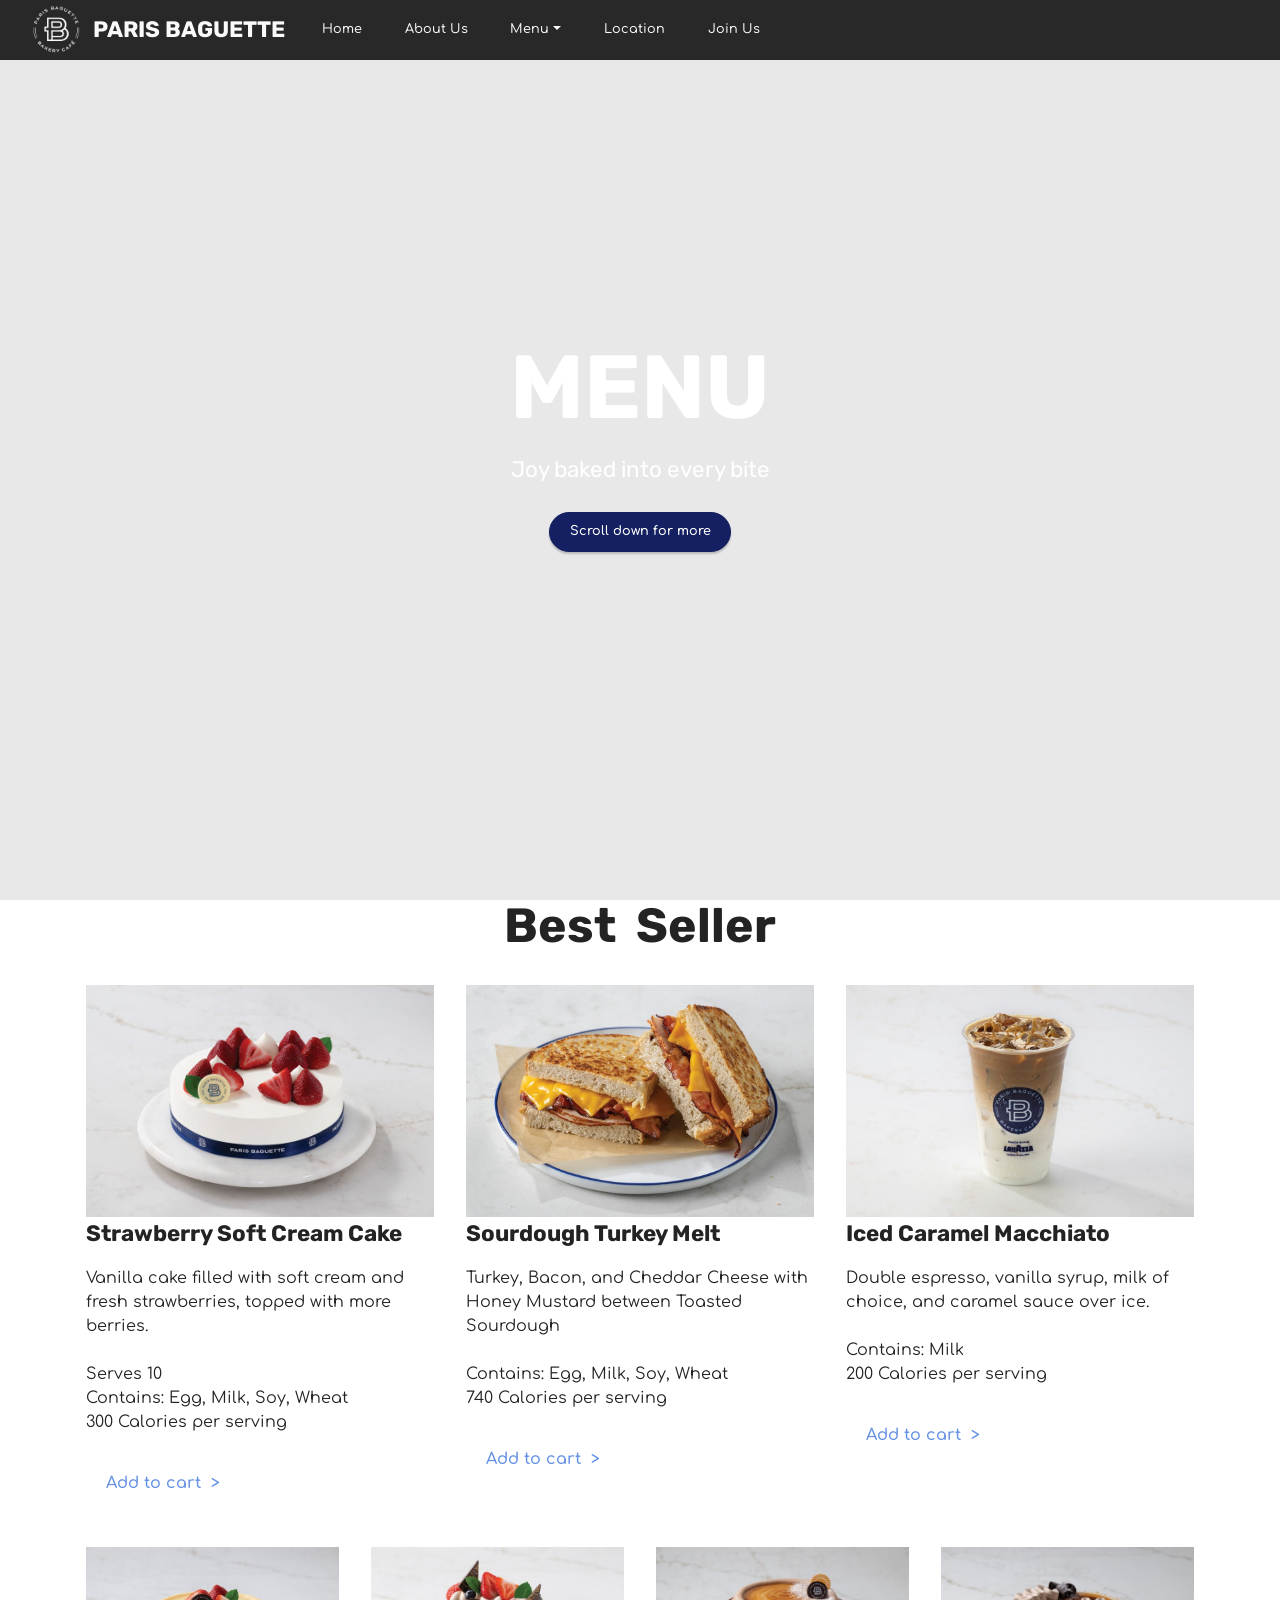
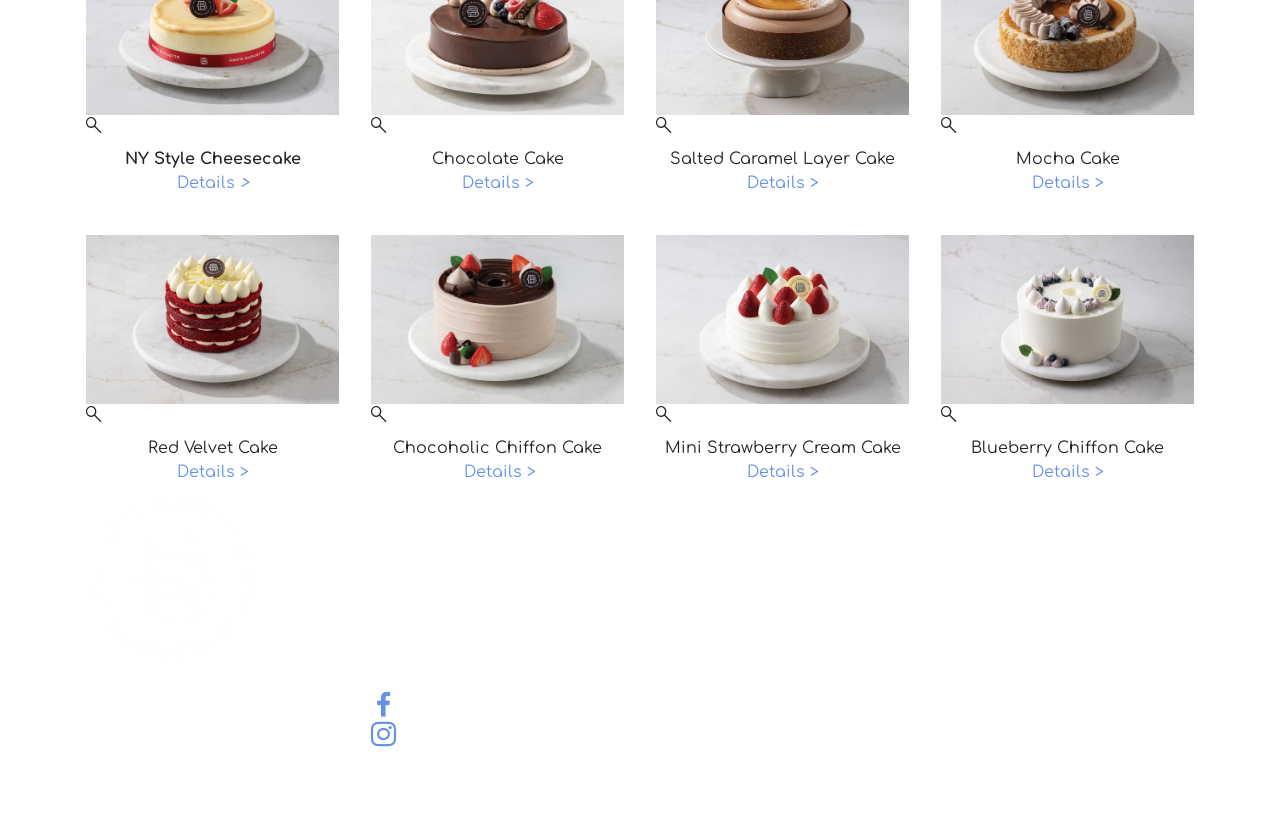
<file: menu.html>
<!DOCTYPE html>
<html  >
<head>
  <!-- Site made with Mobirise Website Builder v6.1.4, https://mobirise.com -->
  <meta charset="UTF-8">
  <meta http-equiv="X-UA-Compatible" content="IE=edge">
  <meta name="generator" content="Mobirise v6.1.4, mobirise.com">
  <meta name="viewport" content="width=device-width, initial-scale=1, minimum-scale=1">
  <link rel="shortcut icon" href="assets/images/untitled20design-80x80.png" type="image/x-icon">
  <meta name="description" content="">
  
  
  <title>menu all</title>
  <link rel="stylesheet" href="assets/web/assets/mobirise-icons2/mobirise2.css">
  <link rel="stylesheet" href="assets/bootstrap/css/bootstrap.min.css">
  <link rel="stylesheet" href="assets/parallax/jarallax.css">
  <link rel="stylesheet" href="assets/animatecss/animate.css">
  <link rel="stylesheet" href="assets/dropdown/css/style.css">
  <link rel="stylesheet" href="assets/socicon/css/styles.css">
  <link rel="stylesheet" href="assets/theme/css/style.css">
  <link rel="preload" href="https://fonts.googleapis.com/css?family=Rubik:300,400,500,600,700,800,900,300i,400i,500i,600i,700i,800i,900i&display=swap" as="style" onload="this.onload=null;this.rel='stylesheet'">
  <noscript><link rel="stylesheet" href="https://fonts.googleapis.com/css?family=Rubik:300,400,500,600,700,800,900,300i,400i,500i,600i,700i,800i,900i&display=swap"></noscript>
  <link rel="preload" href="https://fonts.googleapis.com/css?family=Comfortaa:300,400,500,600,700&display=swap" as="style" onload="this.onload=null;this.rel='stylesheet'">
  <noscript><link rel="stylesheet" href="https://fonts.googleapis.com/css?family=Comfortaa:300,400,500,600,700&display=swap"></noscript>
  <link rel="preload" as="style" href="assets/mobirise/css/mbr-additional.css?v=i2rDuP"><link rel="stylesheet" href="assets/mobirise/css/mbr-additional.css?v=i2rDuP" type="text/css">

  
  
  
</head>
<body>
  
  <section data-bs-version="5.1" class="menu menu2 cid-uZ0XgmBQ8Q" once="menu" id="menu2-1e">
    
    <nav class="navbar navbar-dropdown navbar-fixed-top navbar-expand-lg">
        <div class="container-fluid">
            <div class="navbar-brand">
                <span class="navbar-logo">
                    <a href="index.html">
                        <img src="assets/images/untitled20design-80x80.png" alt="Mobirise Website Builder" style="height: 3rem;">
                    </a>
                </span>
                <span class="navbar-caption-wrap"><a class="navbar-caption text-white text-primary display-5" href="index.html">PARIS BAGUETTE</a></span>
            </div>
            <button class="navbar-toggler" type="button" data-toggle="collapse" data-bs-toggle="collapse" data-target="#navbarSupportedContent" data-bs-target="#navbarSupportedContent" aria-controls="navbarNavAltMarkup" aria-expanded="false" aria-label="Toggle navigation">
                <div class="hamburger">
                    <span></span>
                    <span></span>
                    <span></span>
                    <span></span>
                </div>
            </button>
            <div class="collapse navbar-collapse" id="navbarSupportedContent">
                <ul class="navbar-nav nav-dropdown nav-right" data-app-modern-menu="true"><li class="nav-item"><a class="nav-link link text-white text-primary display-4" href="index.html">Home</a></li>
                    <li class="nav-item"><a class="nav-link link text-white text-primary display-4" href="aboutus.html">About Us</a></li>
                    <li class="nav-item dropdown"><a class="nav-link link text-white dropdown-toggle display-4" href="https://mobiri.se" data-toggle="dropdown-submenu" data-bs-toggle="dropdown" data-bs-auto-close="outside" aria-expanded="false">Menu</a><div class="dropdown-menu" aria-labelledby="dropdown-866"><a class="text-white show dropdown-item text-primary display-4" href="page7.html">Sweets &amp; Pastries</a><a class="text-white dropdown-item text-primary display-4" href="cake.html">Cakes</a><a class="text-white dropdown-item text-primary display-4" href="page6.html">Salad &amp; Sandwiches&nbsp;</a><a class="text-white show dropdown-item text-primary display-4" href="beverage.html">Beverage</a></div></li><li class="nav-item"><a class="nav-link link text-white text-primary display-4" href="location.html">Location</a></li><li class="nav-item"><a class="nav-link link text-white text-primary display-4" href="joinus.html" target="_blank">Join Us</a></li></ul>
                
                
            </div>
        </div>
    </nav>
</section>

<section data-bs-version="5.1" class="header6 cid-uZ0Xgn6CAt mbr-fullscreen mbr-parallax-background" id="header6-1f">

    

    
    <div class="mbr-overlay" style="opacity: 0.1; background-color: rgb(35, 35, 35);"></div>

    <div class="align-center container">
        <div class="row justify-content-center">
            <div class="col-12 col-lg-10">
                <h1 class="mbr-section-title mbr-fonts-style mbr-white mb-3 display-1"><strong>MENU</strong></h1>
                
                <p class="mbr-text mbr-white mbr-fonts-style display-5">
                     Joy baked into every bite</p>
                <div class="mbr-section-btn mt-3"><a class="btn btn-danger display-4">Scroll down for more</a></div>
            </div>
        </div>
    </div>
</section>

<section data-bs-version="5.1" class="features3 cid-uZ0XgnmpM5" id="features3-1g">
    
    
    <div class="container">
        <div class="mbr-section-head">
            <h4 class="mbr-section-title mbr-fonts-style align-center mb-0 display-2"><strong>Best&nbsp; Seller</strong></h4>
            
        </div>
        <div class="row mt-4">
            <div class="item features-image col-12 col-md-6 col-lg-4 active">
                <div class="item-wrapper">
                    <div class="item-img">
                        <a href="https://parisbaguette.com/product/strawberry-soft-cream-cake/" target="_blank"><img src="assets/images/7e5aeb2c9d4744cfa6762ed2d2ad6cb7-2-816x544.jpg" alt="Mobirise Website Builder" data-slide-to="0" data-bs-slide-to="0"></a>
                    </div>
                    <div class="item-content">
                        <h5 class="item-title mbr-fonts-style display-5"><strong>Strawberry Soft Cream Cake</strong></h5>
                        
                        <p class="mbr-text mbr-fonts-style mt-3 display-7">Vanilla cake filled with soft cream and fresh strawberries, topped with more berries.<br><br>Serves 10<br>Contains: Egg, Milk, Soy, Wheat<br>300 Calories&nbsp;per&nbsp;serving</p>
                    </div>
                    <div class="mbr-section-btn item-footer mt-2"><a href="https://parisbaguette.com/product/strawberry-soft-cream-cake/" class="btn item-btn btn-primary-outline display-7" target="_blank">Add to cart&nbsp; &gt;</a></div>
                </div>
            </div><div class="item features-image col-12 col-md-6 col-lg-4">
                <div class="item-wrapper">
                    <div class="item-img">
                        <a href="https://parisbaguette.com/product/sourdough-turkey-melt/" target="_blank"><img src="assets/images/335883721b9c49d1a28fdbd33701a182-1032x688.jpg" alt="Mobirise Website Builder" data-slide-to="1" data-bs-slide-to="1"></a>
                    </div>
                    <div class="item-content">
                        <h5 class="item-title mbr-fonts-style display-5"><strong>Sourdough Turkey Melt</strong></h5>
                        
                        <p class="mbr-text mbr-fonts-style mt-3 display-7">Turkey, Bacon, and Cheddar Cheese with Honey Mustard between Toasted Sourdough
<br>
<br>Contains: Egg, Milk, Soy, Wheat<br>740 Calories per serving<br></p>
                    </div>
                    <div class="mbr-section-btn item-footer mt-2"><a href="https://parisbaguette.com/product/cappuccino-cake/" class="btn item-btn btn-primary-outline display-7" target="_blank">Add to cart&nbsp; &gt;</a></div>
                </div>
            </div><div class="item features-image col-12 col-md-6 col-lg-4">
                <div class="item-wrapper">
                    <div class="item-img">
                        <img src="assets/images/37fd4d8ab72a4c2086c0b77caf0b937a-2-1032x688.jpg" alt="Mobirise Website Builder" data-slide-to="2" data-bs-slide-to="2">
                    </div>
                    <div class="item-content">
                        <h5 class="item-title mbr-fonts-style display-5"><strong>Iced Caramel Macchiato</strong></h5>
                        
                        <p class="mbr-text mbr-fonts-style mt-3 display-7">Double espresso, vanilla syrup, milk of choice, and caramel sauce over ice.
<br>
<br>Contains: Milk<br>200 Calories per serving<br></p>
                    </div>
                    <div class="mbr-section-btn item-footer mt-2"><a href="https://parisbaguette.com/product/iced-caramel-macchiato/" class="btn item-btn btn-info-outline display-7" target="_blank">Add to cart&nbsp; &gt;</a></div>
                </div>
            </div>
            
            
        </div>
    </div>
</section>

<section data-bs-version="5.1" class="gallery5 mbr-gallery cid-uZ0XgnCoiy" id="gallery5-1h">
    

    
    

    <div class="container">
        
        <div class="row mbr-gallery mt-4">
            <div class="col-12 col-md-6 col-lg-3 item gallery-image">
                <div class="item-wrapper" data-toggle="modal" data-bs-toggle="modal" data-target="#uZ5W8HvNvq-modal" data-bs-target="#uZ5W8HvNvq-modal">
                    <img class="w-100" src="assets/images/1faa12df58c24861a78f7ab2f9665d72-1-596x397.jpg" alt="Mobirise Website Builder" data-slide-to="0" data-bs-slide-to="0" data-target="#lb-uZ5W8HvNvq" data-bs-target="#lb-uZ5W8HvNvq">
                    <div class="icon-wrapper">
                        <span class="mobi-mbri mobi-mbri-search mbr-iconfont mbr-iconfont-btn"></span>
                    </div>
                </div>
                <h6 class="mbr-item-subtitle mbr-fonts-style align-center mb-2 mt-2 display-7"><strong>NY Style Cheesecake</strong><br><a href="https://parisbaguette.com/product/ny-style-cheesecake/" class="text-primary" target="_blank">Details <em>&gt;</em></a></h6>
            </div>
            <div class="col-12 col-md-6 col-lg-3 item gallery-image">
                <div class="item-wrapper" data-toggle="modal" data-bs-toggle="modal" data-target="#uZ5W8HvNvq-modal" data-bs-target="#uZ5W8HvNvq-modal">
                    <img class="w-100" src="assets/images/3e3107057f9a47b3ae6136bb47c10d48-1-596x397.jpg" alt="Mobirise Website Builder" data-slide-to="1" data-bs-slide-to="1" data-target="#lb-uZ5W8HvNvq" data-bs-target="#lb-uZ5W8HvNvq">
                    <div class="icon-wrapper">
                        <span class="mobi-mbri mobi-mbri-search mbr-iconfont mbr-iconfont-btn"></span>
                    </div>
                </div>
                <h6 class="mbr-item-subtitle mbr-fonts-style align-center mb-2 mt-2 display-7">Chocolate Cake<br><a href="https://parisbaguette.com/product/chocolate-cake/" class="text-primary" target="_blank">Details &gt;</a></h6>
            </div>
            <div class="col-12 col-md-6 col-lg-3 item gallery-image">
                <div class="item-wrapper" data-toggle="modal" data-bs-toggle="modal" data-target="#uZ5W8HvNvq-modal" data-bs-target="#uZ5W8HvNvq-modal">
                    <img class="w-100" src="assets/images/26d4ac7a24d54a489a9d58c2cad79a85-1-596x397.jpg" alt="Mobirise Website Builder" data-slide-to="2" data-bs-slide-to="2" data-target="#lb-uZ5W8HvNvq" data-bs-target="#lb-uZ5W8HvNvq">
                    <div class="icon-wrapper">
                        <span class="mobi-mbri mobi-mbri-search mbr-iconfont mbr-iconfont-btn"></span>
                    </div>
                </div>
                <h6 class="mbr-item-subtitle mbr-fonts-style align-center mb-2 mt-2 display-7">Salted Caramel Layer Cake<br><a href="https://parisbaguette.com/product/chocolate-mousse-salted-caramel-layer-cake/" class="text-primary" target="_blank">Details &gt;</a></h6>
            </div>
            <div class="col-12 col-md-6 col-lg-3 item gallery-image">
                <div class="item-wrapper" data-toggle="modal" data-bs-toggle="modal" data-target="#uZ5W8HvNvq-modal" data-bs-target="#uZ5W8HvNvq-modal">
                    <img class="w-100" src="assets/images/361f836cef1b4d9bb74abf5820cd4310-1-596x397.jpg" alt="Mobirise Website Builder" data-slide-to="3" data-bs-slide-to="3" data-target="#lb-uZ5W8HvNvq" data-bs-target="#lb-uZ5W8HvNvq">
                    <div class="icon-wrapper">
                        <span class="mobi-mbri mobi-mbri-search mbr-iconfont mbr-iconfont-btn"></span>
                    </div>
                </div>
                <h6 class="mbr-item-subtitle mbr-fonts-style align-center mb-2 mt-2 display-7">Mocha Cake<br><a href="https://parisbaguette.com/product/mocha-cake/" class="text-primary" target="_blank">Details &gt;</a></h6>
            </div>
        </div>

        <div class="modal mbr-slider" tabindex="-1" role="dialog" aria-hidden="true" id="uZ5W8HvNvq-modal">
            <div class="modal-dialog" role="document">
                <div class="modal-content">
                    <div class="modal-body">
                        <div class="carousel slide carousel-fade" id="lb-uZ5W8HvNvq" data-interval="10000" data-bs-interval="10000">
                            <div class="carousel-inner">
                                <div class="carousel-item active">
                                    <img class="d-block w-100" src="assets/images/1faa12df58c24861a78f7ab2f9665d72-1-596x397.jpg" alt="Mobirise Website Builder">
                                </div>
                                <div class="carousel-item">
                                    <img class="d-block w-100" src="assets/images/3e3107057f9a47b3ae6136bb47c10d48-1-596x397.jpg" alt="Mobirise Website Builder">
                                </div>
                                <div class="carousel-item">
                                    <img class="d-block w-100" src="assets/images/26d4ac7a24d54a489a9d58c2cad79a85-1-596x397.jpg" alt="Mobirise Website Builder">
                                </div>
                                <div class="carousel-item">
                                    <img class="d-block w-100" src="assets/images/361f836cef1b4d9bb74abf5820cd4310-1-596x397.jpg" alt="Mobirise Website Builder">
                                </div>
                            </div>
                            <ol class="carousel-indicators">
                                <li data-slide-to="0" data-bs-slide-to="0" class="active" data-target="#lb-uZ5W8HvNvq" data-bs-target="#lb-uZ5W8HvNvq"></li>
                                <li data-slide-to="1" data-bs-slide-to="1" data-target="#lb-uZ5W8HvNvq" data-bs-target="#lb-uZ5W8HvNvq"></li>
                                <li data-slide-to="2" data-bs-slide-to="2" data-target="#lb-uZ5W8HvNvq" data-bs-target="#lb-uZ5W8HvNvq"></li>
                                <li data-slide-to="3" data-bs-slide-to="3" data-target="#lb-uZ5W8HvNvq" data-bs-target="#lb-uZ5W8HvNvq"></li>
                            </ol>
                            <a role="button" href="" class="close" data-dismiss="modal" data-bs-dismiss="modal" aria-label="Close">
                            </a>
                            <a class="carousel-control-prev carousel-control" role="button" data-slide="prev" data-bs-slide="prev" href="#lb-uZ5W8HvNvq">
                                <span class="mobi-mbri mobi-mbri-arrow-prev" aria-hidden="true"></span>
                                <span class="sr-only visually-hidden">Previous</span>
                            </a>
                            <a class="carousel-control-next carousel-control" role="button" data-slide="next" data-bs-slide="next" href="#lb-uZ5W8HvNvq">
                                <span class="mobi-mbri mobi-mbri-arrow-next" aria-hidden="true"></span>
                                <span class="sr-only visually-hidden">Next</span>
                            </a>
                        </div>
                    </div>
                </div>
            </div>
        </div>
    </div>
</section>

<section data-bs-version="5.1" class="gallery5 mbr-gallery cid-uZ0Xgo21fa" id="gallery5-1i">
    

    
    

    <div class="container">
        
        <div class="row mbr-gallery mt-4">
            <div class="col-12 col-md-6 col-lg-3 item gallery-image">
                <div class="item-wrapper" data-toggle="modal" data-bs-toggle="modal" data-target="#uZ5W8HZytn-modal" data-bs-target="#uZ5W8HZytn-modal">
                    <img class="w-100" src="assets/images/d043377abf904b89aeb17048e01d253f-2-596x397.jpg" alt="Mobirise Website Builder" data-slide-to="0" data-bs-slide-to="0" data-target="#lb-uZ5W8HZytn" data-bs-target="#lb-uZ5W8HZytn">
                    <div class="icon-wrapper">
                        <span class="mobi-mbri mobi-mbri-search mbr-iconfont mbr-iconfont-btn"></span>
                    </div>
                </div>
                <h6 class="mbr-item-subtitle mbr-fonts-style align-center mb-2 mt-2 display-7">Red Velvet Cake<br><a href="https://parisbaguette.com/product/red-velvet-cake/" class="text-primary" target="_blank">Details &gt;</a></h6>
            </div>
            <div class="col-12 col-md-6 col-lg-3 item gallery-image">
                <div class="item-wrapper" data-toggle="modal" data-bs-toggle="modal" data-target="#uZ5W8HZytn-modal" data-bs-target="#uZ5W8HZytn-modal">
                    <img class="w-100" src="assets/images/aa59a514f9b84cd3a6976d509b39587d-1-596x397.jpg" alt="Mobirise Website Builder" data-slide-to="1" data-bs-slide-to="1" data-target="#lb-uZ5W8HZytn" data-bs-target="#lb-uZ5W8HZytn">
                    <div class="icon-wrapper">
                        <span class="mobi-mbri mobi-mbri-search mbr-iconfont mbr-iconfont-btn"></span>
                    </div>
                </div>
                <h6 class="mbr-item-subtitle mbr-fonts-style align-center mb-2 mt-2 display-7">Chocoholic Chiffon Cake<br>&nbsp;<a href="https://parisbaguette.com/product/chocoholic-chiffon-cake/" class="text-primary" target="_blank">Details &gt;</a></h6>
            </div>
            <div class="col-12 col-md-6 col-lg-3 item gallery-image">
                <div class="item-wrapper" data-toggle="modal" data-bs-toggle="modal" data-target="#uZ5W8HZytn-modal" data-bs-target="#uZ5W8HZytn-modal">
                    <img class="w-100" src="assets/images/a2541a9c3f2442168ed7141fa50661b0-1-596x397.jpg" alt="Mobirise Website Builder" data-slide-to="2" data-bs-slide-to="2" data-target="#lb-uZ5W8HZytn" data-bs-target="#lb-uZ5W8HZytn">
                    <div class="icon-wrapper">
                        <span class="mobi-mbri mobi-mbri-search mbr-iconfont mbr-iconfont-btn"></span>
                    </div>
                </div>
                <h6 class="mbr-item-subtitle mbr-fonts-style align-center mb-2 mt-2 display-7">Mini Strawberry Cream Cake<br><a href="https://parisbaguette.com/product/mini-strawberry-soft-cream-cake/" class="text-primary" target="_blank">Details &gt;</a></h6>
            </div>
            <div class="col-12 col-md-6 col-lg-3 item gallery-image">
                <div class="item-wrapper" data-toggle="modal" data-bs-toggle="modal" data-target="#uZ5W8HZytn-modal" data-bs-target="#uZ5W8HZytn-modal">
                    <img class="w-100" src="assets/images/75e95b5ebfdc49e6ad081dc6ea323a63.jpgautoformat2ccompressq60cstinysrgbw1200h800fitfillfmpng32bgtransparentsf5f9223292176f5527bb9e4b061d02c8-596x397.jpg" alt="Mobirise Website Builder" data-slide-to="3" data-bs-slide-to="3" data-target="#lb-uZ5W8HZytn" data-bs-target="#lb-uZ5W8HZytn">
                    <div class="icon-wrapper">
                        <span class="mobi-mbri mobi-mbri-search mbr-iconfont mbr-iconfont-btn"></span>
                    </div>
                </div>
                <h6 class="mbr-item-subtitle mbr-fonts-style align-center mb-2 mt-2 display-7">Blueberry Chiffon Cake<br><a href="https://parisbaguette.com/product/blueberry-chiffon-cake/" class="text-primary" target="_blank">Details &gt;</a></h6>
            </div>
        </div>

        <div class="modal mbr-slider" tabindex="-1" role="dialog" aria-hidden="true" id="uZ5W8HZytn-modal">
            <div class="modal-dialog" role="document">
                <div class="modal-content">
                    <div class="modal-body">
                        <div class="carousel slide carousel-fade" id="lb-uZ5W8HZytn" data-interval="5000" data-bs-interval="5000">
                            <div class="carousel-inner">
                                <div class="carousel-item active">
                                    <img class="d-block w-100" src="assets/images/d043377abf904b89aeb17048e01d253f-2-596x397.jpg" alt="Mobirise Website Builder">
                                </div>
                                <div class="carousel-item">
                                    <img class="d-block w-100" src="assets/images/aa59a514f9b84cd3a6976d509b39587d-1-596x397.jpg" alt="Mobirise Website Builder">
                                </div>
                                <div class="carousel-item">
                                    <img class="d-block w-100" src="assets/images/a2541a9c3f2442168ed7141fa50661b0-1-596x397.jpg" alt="Mobirise Website Builder">
                                </div>
                                <div class="carousel-item">
                                    <img class="d-block w-100" src="assets/images/75e95b5ebfdc49e6ad081dc6ea323a63.jpgautoformat2ccompressq60cstinysrgbw1200h800fitfillfmpng32bgtransparentsf5f9223292176f5527bb9e4b061d02c8-596x397.jpg" alt="Mobirise Website Builder">
                                </div>
                            </div>
                            <ol class="carousel-indicators">
                                <li data-slide-to="0" data-bs-slide-to="0" class="active" data-target="#lb-uZ5W8HZytn" data-bs-target="#lb-uZ5W8HZytn"></li>
                                <li data-slide-to="1" data-bs-slide-to="1" data-target="#lb-uZ5W8HZytn" data-bs-target="#lb-uZ5W8HZytn"></li>
                                <li data-slide-to="2" data-bs-slide-to="2" data-target="#lb-uZ5W8HZytn" data-bs-target="#lb-uZ5W8HZytn"></li>
                                <li data-slide-to="3" data-bs-slide-to="3" data-target="#lb-uZ5W8HZytn" data-bs-target="#lb-uZ5W8HZytn"></li>
                            </ol>
                            <a role="button" href="" class="close" data-dismiss="modal" data-bs-dismiss="modal" aria-label="Close">
                            </a>
                            <a class="carousel-control-prev carousel-control" role="button" data-slide="prev" data-bs-slide="prev" href="#lb-uZ5W8HZytn">
                                <span class="mobi-mbri mobi-mbri-arrow-prev" aria-hidden="true"></span>
                                <span class="sr-only visually-hidden">Previous</span>
                            </a>
                            <a class="carousel-control-next carousel-control" role="button" data-slide="next" data-bs-slide="next" href="#lb-uZ5W8HZytn">
                                <span class="mobi-mbri mobi-mbri-arrow-next" aria-hidden="true"></span>
                                <span class="sr-only visually-hidden">Next</span>
                            </a>
                        </div>
                    </div>
                </div>
            </div>
        </div>
    </div>
</section>

<section data-bs-version="5.1" class="footer4 cid-uZ0XgoCH3i" once="footers" id="footer4-1j">

    

    
    
    <div class="container">
        <div class="row mbr-white">
            <div class="col-6 col-lg-3">
                <div class="media-wrap col-md-8 col-12">
                    <a href="https://mobiri.se/">
                        <img src="assets/images/untitled-design-5.png" alt="Mobirise Website Builder">
                    </a>
                </div>
            </div>
            <div class="col-12 col-md-6 col-lg-3">
                <h5 class="mbr-section-subtitle mbr-fonts-style mb-2 display-5">
                    <strong>About Us</strong></h5>
                <p class="mbr-text mbr-fonts-style mb-4 display-4">Paris Baguette is a global bakery café brand founded in 1988 by Sang-kook Hur, under the parent company SPC Group&nbsp;in&nbsp;South&nbsp;Korea.</p>
                <h5 class="mbr-section-subtitle mbr-fonts-style mb-3 display-5"><strong>Contact Us</strong></h5>
                <div class="social-row display-7">
                    <div class="soc-item">
                        <a href="https://www.facebook.com/my.parisbaguette/" target="_blank">
                            <span class="mbr-iconfont socicon-facebook socicon" style="font-size: 25px;"></span>
                        </a>
                    </div>
                    <div class="soc-item">
                        <a href="https://www.instagram.com/parisbaguette_my/?hl=en" target="_blank">
                            <span class="mbr-iconfont socicon-instagram socicon" style="font-size: 25px;"></span>
                        </a>
                    </div>
                    
                    
                </div>
            </div>
            <div class="col-12 col-md-6 col-lg-3">
                <h5 class="mbr-section-subtitle mbr-fonts-style mb-2 display-7"><strong>&nbsp;</strong></h5>
                <ul class="list mbr-fonts-style display-4">
                    <li class="mbr-text item-wrap">&nbsp;</li>
                </ul>
            </div>
            <div class="col-12 col-md-6 col-lg-3">
                <h5 class="mbr-section-subtitle mbr-fonts-style mb-2 display-5"><strong>Outlets In Malaysia</strong></h5>
                <ul class="list mbr-fonts-style display-4">
                    <li class="mbr-text item-wrap"><span style="font-size: 0.8rem;">Pavilion Kuala Lumpur</span><br></li><li class="mbr-text item-wrap">Pavilion Bukit Jalil</li><li class="mbr-text item-wrap">The Exchange TRX</li><li class="mbr-text item-wrap">Sunway Pyramid</li><li class="mbr-text item-wrap">Mid Valley</li><li class="mbr-text item-wrap">Plaza Gurney, Penang</li><li class="mbr-text item-wrap">Setia City Mall, Shah Alam</li><li class="mbr-text item-wrap">Desa ParkCity (The Waterfront)</li><li class="mbr-text item-wrap">Puchong (IOI Puchong)</li>
                </ul>
            </div>
            <div class="col-12 mt-4">
                <p class="mbr-text mb-0 mbr-fonts-style copyright align-center display-7">
                    © Copyright 2025 Paris Baguette by Viin - All Rights Reserved
                </p>
            </div>
        </div>
    </div>
</section>  
  
  <input name="animation" type="hidden">
  </body>
</html>
</file>
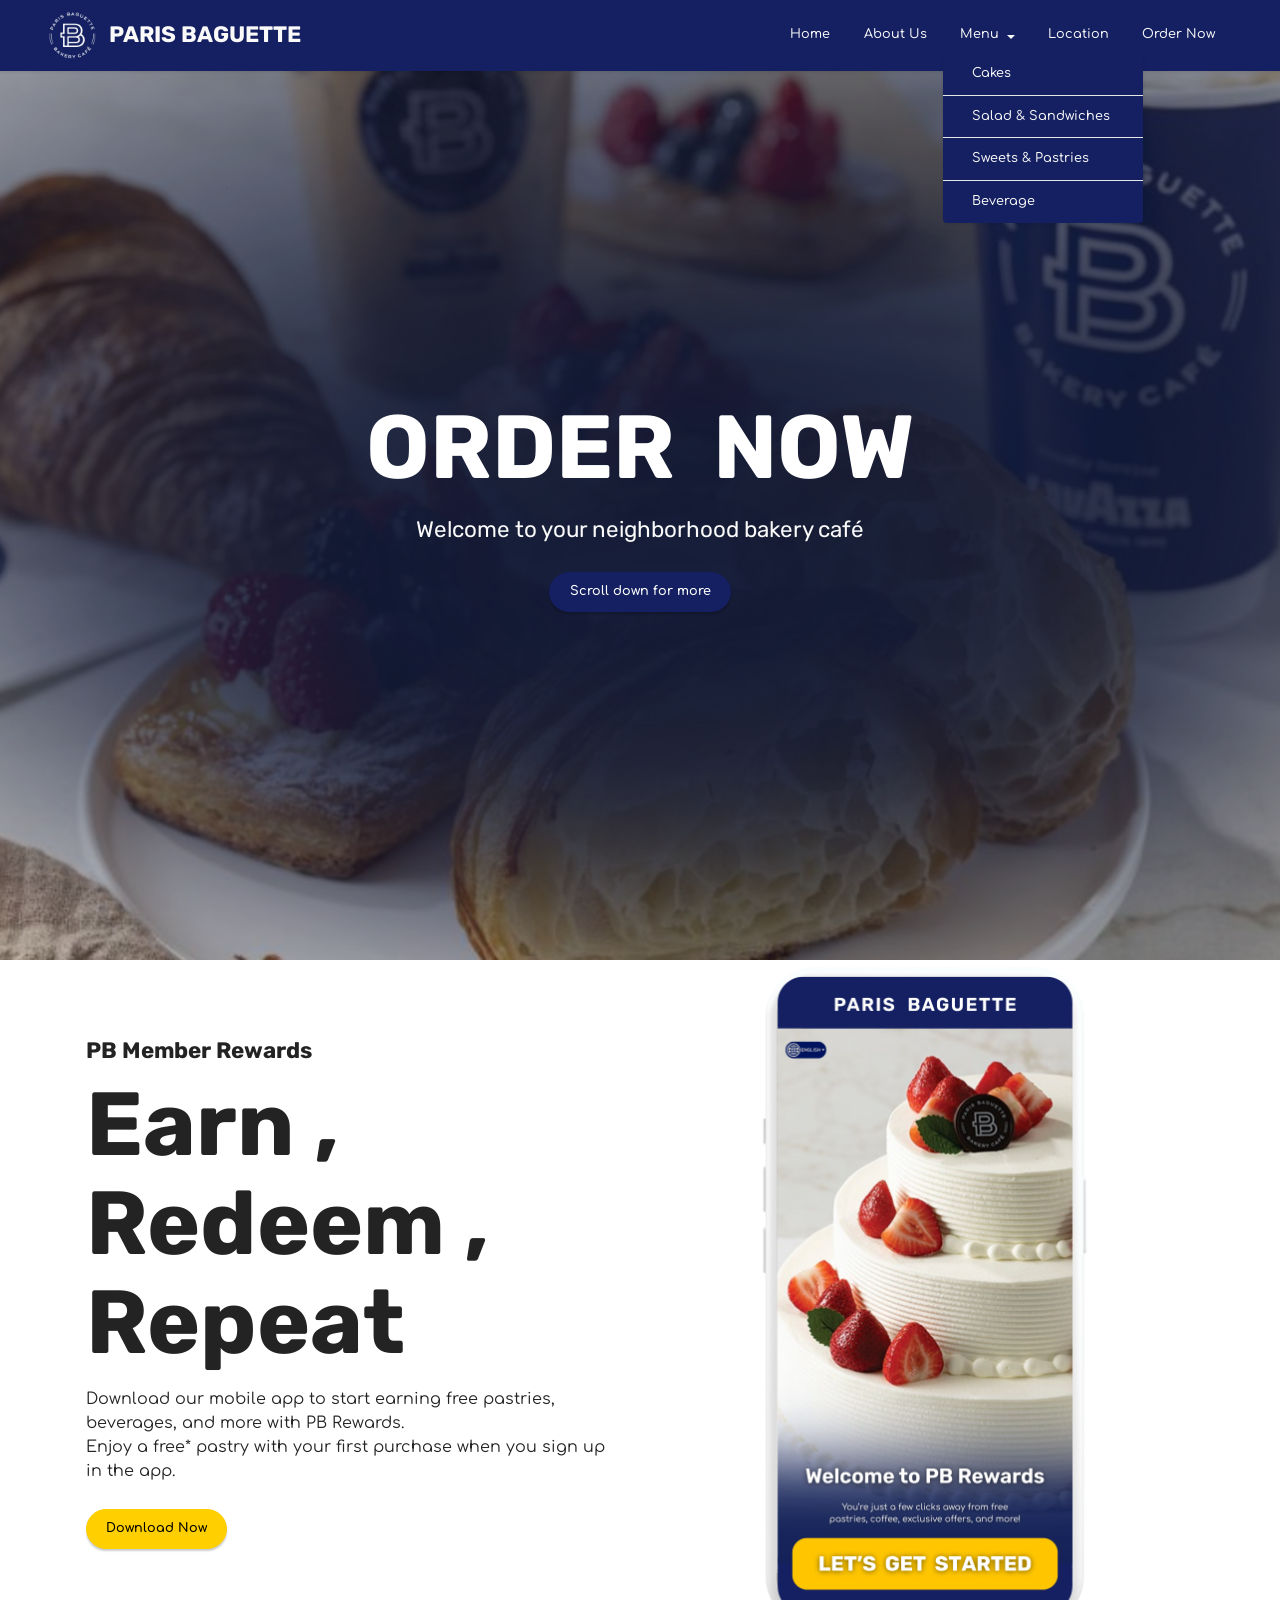
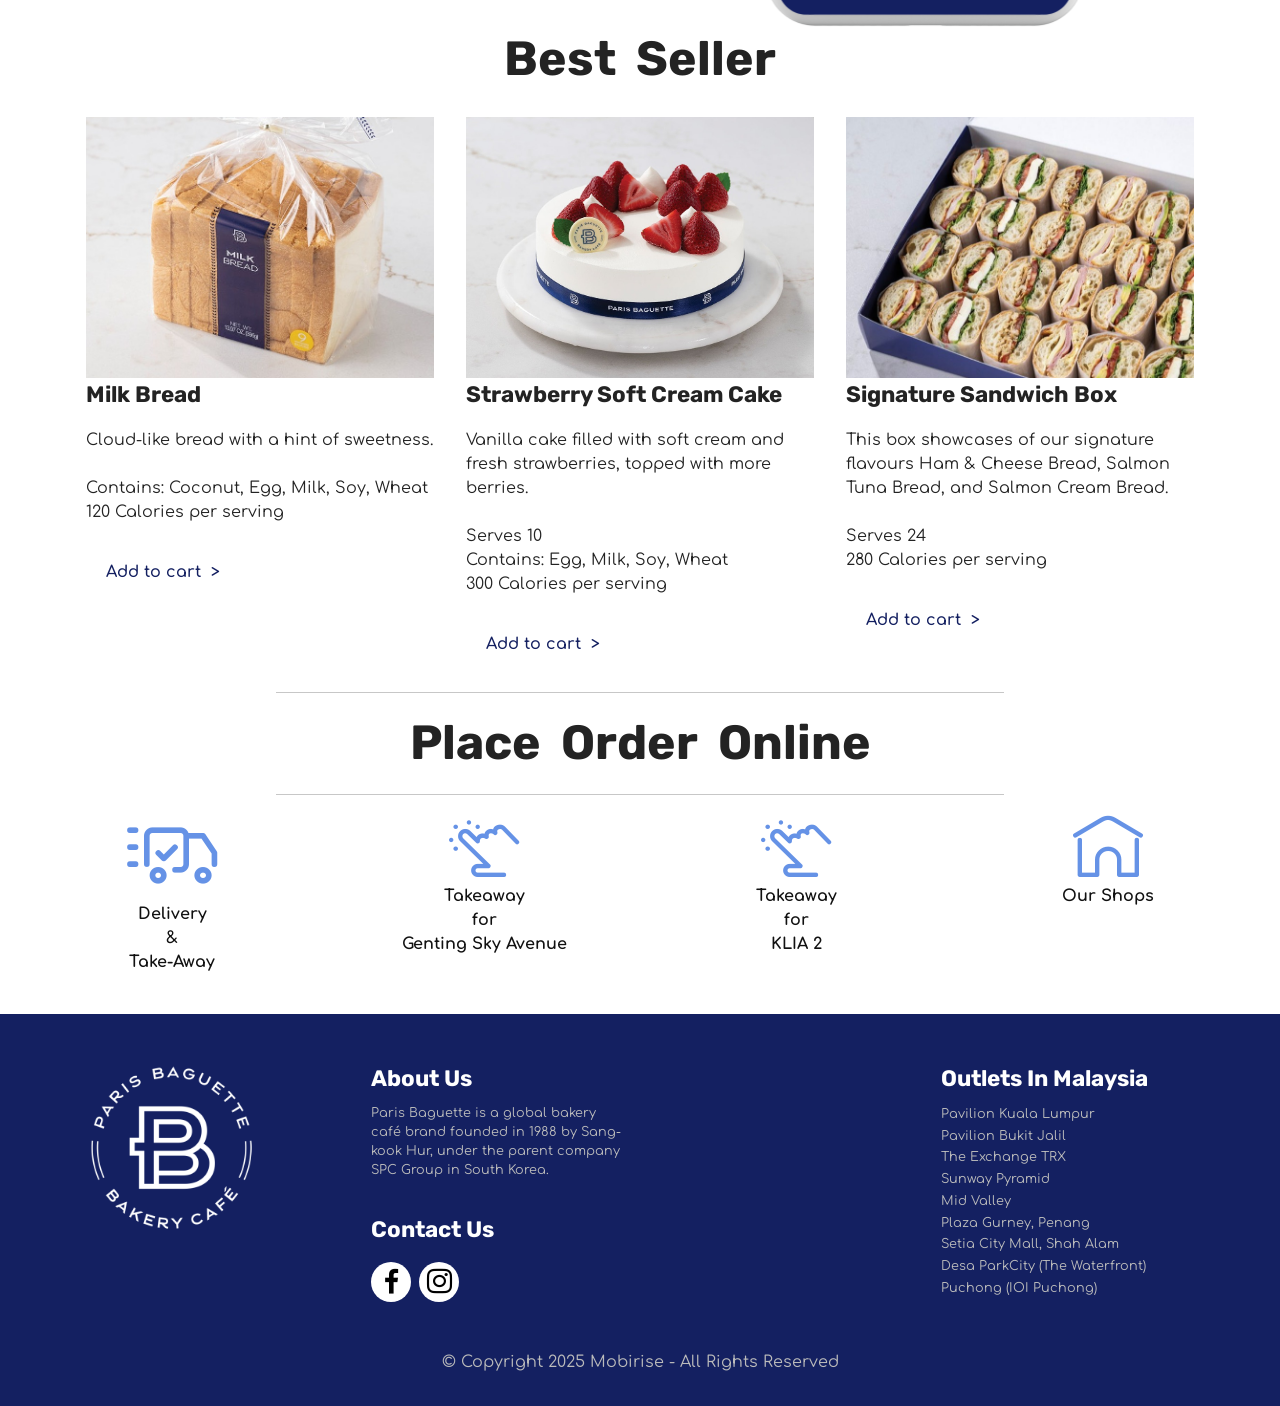
<file: ordernow.html>
<!DOCTYPE html>
<html  >
<head>
  <!-- Site made with Mobirise Website Builder v6.1.4, https://mobirise.com -->
  <meta charset="UTF-8">
  <meta http-equiv="X-UA-Compatible" content="IE=edge">
  <meta name="generator" content="Mobirise v6.1.4, mobirise.com">
  <meta name="viewport" content="width=device-width, initial-scale=1, minimum-scale=1">
  <link rel="shortcut icon" href="assets/images/untitled20design-80x80.png" type="image/x-icon">
  <meta name="description" content="">
  
  
  <title>order now</title>
  <link rel="stylesheet" href="assets/web/assets/mobirise-icons-bold/mobirise-icons-bold.css">
  <link rel="stylesheet" href="assets/bootstrap/css/bootstrap.min.css">
  <link rel="stylesheet" href="assets/parallax/jarallax.css">
  <link rel="stylesheet" href="assets/animatecss/animate.css">
  <link rel="stylesheet" href="assets/dropdown/css/style.css">
  <link rel="stylesheet" href="assets/socicon/css/styles.css">
  <link rel="stylesheet" href="assets/theme/css/style.css">
  <link rel="preload" href="https://fonts.googleapis.com/css?family=Rubik:300,400,500,600,700,800,900,300i,400i,500i,600i,700i,800i,900i&display=swap" as="style" onload="this.onload=null;this.rel='stylesheet'">
  <noscript><link rel="stylesheet" href="https://fonts.googleapis.com/css?family=Rubik:300,400,500,600,700,800,900,300i,400i,500i,600i,700i,800i,900i&display=swap"></noscript>
  <link rel="preload" href="https://fonts.googleapis.com/css?family=Comfortaa:300,400,500,600,700&display=swap" as="style" onload="this.onload=null;this.rel='stylesheet'">
  <noscript><link rel="stylesheet" href="https://fonts.googleapis.com/css?family=Comfortaa:300,400,500,600,700&display=swap"></noscript>
  <link rel="preload" as="style" href="assets/mobirise/css/mbr-additional.css?v=RA5yA0"><link rel="stylesheet" href="assets/mobirise/css/mbr-additional.css?v=RA5yA0" type="text/css">

  
  
  
</head>
<body>
  
  <section data-bs-version="5.1" class="menu menu2 cid-uYUWt6OBwE" once="menu" id="menu2-v">
    
    <nav class="navbar navbar-dropdown navbar-fixed-top navbar-expand-lg">
        <div class="container-fluid">
            <div class="navbar-brand">
                <span class="navbar-logo">
                    <a href="index.html">
                        <img src="assets/images/untitled20design-80x80.png" alt="Mobirise Website Builder" style="height: 3rem;">
                    </a>
                </span>
                <span class="navbar-caption-wrap"><a class="navbar-caption text-white text-primary display-5" href="index.html">PARIS BAGUETTE</a></span>
            </div>
            <button class="navbar-toggler" type="button" data-toggle="collapse" data-bs-toggle="collapse" data-target="#navbarSupportedContent" data-bs-target="#navbarSupportedContent" aria-controls="navbarNavAltMarkup" aria-expanded="false" aria-label="Toggle navigation">
                <div class="hamburger">
                    <span></span>
                    <span></span>
                    <span></span>
                    <span></span>
                </div>
            </button>
            <div class="collapse navbar-collapse" id="navbarSupportedContent">
                <ul class="navbar-nav nav-dropdown nav-right" data-app-modern-menu="true"><li class="nav-item"><a class="nav-link link text-white text-primary display-4" href="index.html">Home</a></li>
                    <li class="nav-item"><a class="nav-link link text-white text-primary display-4" href="aboutus.html">About Us</a></li>
                    <li class="nav-item dropdown"><a class="nav-link link text-white dropdown-toggle show display-4" href="https://mobiri.se" data-toggle="dropdown-submenu" data-bs-toggle="dropdown" data-bs-auto-close="outside" aria-expanded="false">Menu</a><div class="dropdown-menu show" aria-labelledby="dropdown-866" data-bs-popper="none"><a class="text-white dropdown-item text-primary display-4" href="menu.html">Cakes</a><a class="text-white dropdown-item text-primary display-4" href="page6.html">Salad &amp; Sandwiches&nbsp;</a><a class="text-white show dropdown-item text-primary display-4" href="page7.html">Sweets &amp; Pastries</a><a class="text-white show dropdown-item text-primary display-4" href="page8.html">Beverage</a></div></li><li class="nav-item"><a class="nav-link link text-white text-primary display-4" href="location.html">Location</a></li><li class="nav-item"><a class="nav-link link text-white text-primary display-4" href="ordernow.html" target="_blank">Order Now</a></li></ul>
                
                
            </div>
        </div>
    </nav>
</section>

<section data-bs-version="5.1" class="header6 cid-uYUWt73ZVj mbr-fullscreen mbr-parallax-background" id="header6-w">

    

    
    <div class="mbr-overlay" style="opacity: 0.1; background-color: rgb(35, 35, 35);"></div>

    <div class="align-center container">
        <div class="row justify-content-center">
            <div class="col-12 col-lg-10">
                <h1 class="mbr-section-title mbr-fonts-style mbr-white mb-3 display-1"><strong>ORDER&nbsp; NOW</strong></h1>
                
                <p class="mbr-text mbr-white mbr-fonts-style display-5">
                     Welcome to your neighborhood bakery café
                </p>
                <div class="mbr-section-btn mt-3"><a class="btn btn-danger display-4">Scroll down for more</a></div>
            </div>
        </div>
    </div>
</section>

<section data-bs-version="5.1" class="features7 cid-uYUWt7ee6U" id="features7-x">
    <!---->
    

    
    
    <div class="container">
        <div class="card-wrapper">
            <div class="row align-items-center flex-row-reverse">
                <div class="col-12 col-lg-6">
                    <div class="image-wrapper">
                        <a href="https://parisbaguette.com/rewards/" target="_blank"><img src="assets/images/paris-baguette.png" alt="Mobirise Website Builder"></a>
                    </div>
                </div>
                <div class="col-12 col-lg">
                    <div class="text-box">
                        <h5 class="mbr-title mbr-fonts-style display-5"><strong>PB Member Rewards</strong><strong><br></strong></h5>
                        <p class="mbr-text mbr-fonts-style display-1"><strong>Earn , Redeem ,</strong><br><strong>Repeat</strong><br></p>
                        <div class="cost">
                            <span class="currentcost mbr-fonts-style pr-2 display-7">Download our mobile app to start earning free pastries, beverages, and more with PB Rewards.<br>Enjoy a free* pastry with your first purchase when you sign up in the app.</span>
                            <span class="oldcost mbr-fonts-style display-4"></span>
                        </div>
                        <div class="mbr-section-btn pt-3"><a href="https://apps.apple.com/us/app/paris-baguette/id1435128100" class="btn btn-warning display-4" target="_blank">Download Now</a></div>
                    </div>
                </div>
            </div>
        </div>
    </div>
</section>

<section data-bs-version="5.1" class="features3 cid-uYUWt7o48C" id="features3-y">
    
    
    <div class="container">
        <div class="mbr-section-head">
            <h4 class="mbr-section-title mbr-fonts-style align-center mb-0 display-2"><strong>Best&nbsp; Seller</strong></h4>
            
        </div>
        <div class="row mt-4">
            <div class="item features-image col-12 col-md-6 col-lg-4">
                <div class="item-wrapper">
                    <div class="item-img">
                        <a href="https://parisbaguette.com/product/milk-bread/" target="_blank"><img src="assets/images/59833916827f42fdab44dbb1f7b28f89-1.jpeg" alt="Mobirise Website Builder"></a>
                    </div>
                    <div class="item-content">
                        <h5 class="item-title mbr-fonts-style display-5"><strong>Milk Bread</strong></h5>
                        
                        <p class="mbr-text mbr-fonts-style mt-3 display-7">Cloud-like bread with a hint of sweetness.<br><br>Contains: Coconut, Egg, Milk, Soy, Wheat<br>120 Calories&nbsp;per&nbsp;serving</p>
                    </div>
                    <div class="mbr-section-btn item-footer mt-2"><a href="https://parisbaguette.com/product/milk-bread/" class="btn item-btn btn-danger-outline display-7" target="_blank">Add to cart&nbsp; &gt;</a></div>
                </div>
            </div>
            <div class="item features-image col-12 col-md-6 col-lg-4">
                <div class="item-wrapper">
                    <div class="item-img">
                        <a href="https://parisbaguette.com/product/strawberry-soft-cream-cake/" target="_blank"><img src="assets/images/7e5aeb2c9d4744cfa6762ed2d2ad6cb7-2.jpeg" alt="Mobirise Website Builder"></a>
                    </div>
                    <div class="item-content">
                        <h5 class="item-title mbr-fonts-style display-5"><strong>Strawberry Soft Cream Cake</strong></h5>
                        
                        <p class="mbr-text mbr-fonts-style mt-3 display-7">Vanilla cake filled with soft cream and fresh strawberries, topped with more berries.<br><br>Serves 10<br>Contains: Egg, Milk, Soy, Wheat<br>300 Calories&nbsp;per&nbsp;serving</p>
                    </div>
                    <div class="mbr-section-btn item-footer mt-2"><a href="https://parisbaguette.com/product/strawberry-soft-cream-cake/" class="btn item-btn btn-danger-outline display-7" target="_blank">Add to cart&nbsp; &gt;</a></div>
                </div>
            </div>
            <div class="item features-image col-12 col-md-6 col-lg-4">
                <div class="item-wrapper">
                    <div class="item-img">
                        <a href="https://www.parisbaguette.com.sg/product/signature-pastry-sandwich-box/" target="_blank"><img src="assets/images/cc7689d7f89643f9ba72c4a14a2ed1f9-1-1024x683.jpeg" alt="Mobirise Website Builder"></a>
                    </div>
                    <div class="item-content">
                        <h5 class="item-title mbr-fonts-style display-5"><strong>Signature Sandwich Box</strong></h5>
                        
                        <p class="mbr-text mbr-fonts-style mt-3 display-7">This box showcases of our signature flavours Ham &amp; Cheese Bread, Salmon Tuna Bread, and Salmon&nbsp;Cream&nbsp;Bread.<br><br>Serves 24<br>280 Calories per serving<br></p>
                    </div>
                    <div class="mbr-section-btn item-footer mt-2"><a href="https://www.parisbaguette.com.sg/product/signature-pastry-sandwich-box/" class="btn item-btn btn-danger-outline display-7" target="_blank">Add to cart&nbsp; &gt;</a></div>
                </div>
            </div>
        </div>
    </div>
</section>

<section data-bs-version="5.1" class="content6 cid-uYUWt7BdCE" id="content6-z">
    
    <div class="container">
        <div class="row justify-content-center">
            <div class="col-md-12 col-lg-8">
                <hr class="line">
                <p class="mbr-text align-center mbr-fonts-style my-4 display-2"><strong>Place&nbsp; Order&nbsp; Online</strong></p>
                <hr class="line">
            </div>
        </div>
    </div>
</section>

<section data-bs-version="5.1" class="features1 cid-uYUWt7JrNg mbr-parallax-background" id="features2-10">

    

    
    
    <div class="container-fluid">
        <div class="row justify-content-center">
            
            <div class="item features-without-image mb-4 col-12 col-md-3 active">
                <div class="item-wrapper">
                    <div class="card-box align-center">
                        <a href="https://parisbaguettemy.oddle.me/en_MY" target="_blank"><span class="mbr-iconfont mbrib-delivery" style="font-size: 90px; color: rgb(101, 146, 230); fill: rgb(101, 146, 230);"></span></a>
                        <h4 class="card-title align-center mbr-black mbr-fonts-style display-7">
                            <strong>
</strong>
                        <div><strong style="font-size: 1rem;">Delivery</strong><br></div><div><strong>&amp;</strong></div><div><strong>Take-Away</strong></div></h4>
                    </div>
                </div>
            </div><div class="item features-without-image mb-4 col-12 col-md-3">
                <div class="item-wrapper">
                    <div class="card-box align-center">
                        <a href="https://parisbaguettegentingskyavenue.oddle.me/en_MY" target="_blank"><span class="mbr-iconfont mbrib-touch" style="font-size: 70px;"></span></a>
                        <h4 class="card-title align-center mbr-black mbr-fonts-style display-7"><strong>Takeaway</strong><br><strong>for<br>Genting Sky Avenue<br></strong></h4>
                    </div>
                </div>
            </div><div class="item features-without-image mb-4 col-12 col-md-3">
                <div class="item-wrapper">
                    <div class="card-box align-center">
                        <a href="https://parisbaguettegentingskyavenue.oddle.me/en_MY" target="_blank"><span class="mbr-iconfont mbrib-touch" style="font-size: 70px;"></span></a>
                        <h4 class="card-title align-center mbr-black mbr-fonts-style display-7"><strong>Takeaway</strong><br><strong>for</strong><br><strong>KLIA 2</strong><strong><br></strong></h4>
                    </div>
                </div>
            </div><div class="item features-without-image mb-4 col-12 col-md-3">
                <div class="item-wrapper">
                    <div class="card-box align-center">
                        <a href="https://parisbaguette.com.my/location/" target="_blank"><span class="mbr-iconfont mbrib-home" style="font-size: 70px;"></span></a>
                        <h4 class="card-title align-center mbr-black mbr-fonts-style display-7"><strong>Our Shops</strong><strong><br></strong></h4>
                    </div>
                </div>
            </div>
            
            
        </div>
    </div>
</section>

<section data-bs-version="5.1" class="footer4 cid-uYUWt7ZgQ6" once="footers" id="footer4-11">

    

    
    
    <div class="container">
        <div class="row mbr-white">
            <div class="col-6 col-lg-3">
                <div class="media-wrap col-md-8 col-12">
                    <a href="https://mobiri.se/">
                        <img src="assets/images/untitled-design-5.png" alt="Mobirise Website Builder">
                    </a>
                </div>
            </div>
            <div class="col-12 col-md-6 col-lg-3">
                <h5 class="mbr-section-subtitle mbr-fonts-style mb-2 display-5">
                    <strong>About Us</strong></h5>
                <p class="mbr-text mbr-fonts-style mb-4 display-4">Paris Baguette is a global bakery café brand founded in 1988 by Sang-kook Hur, under the parent company SPC Group&nbsp;in&nbsp;South&nbsp;Korea.</p>
                <h5 class="mbr-section-subtitle mbr-fonts-style mb-3 display-5"><strong>Contact Us</strong></h5>
                <div class="social-row display-7">
                    <div class="soc-item">
                        <a href="https://www.facebook.com/my.parisbaguette/" target="_blank">
                            <span class="mbr-iconfont socicon-facebook socicon" style="font-size: 25px;"></span>
                        </a>
                    </div>
                    <div class="soc-item">
                        <a href="https://www.instagram.com/parisbaguette_my/?hl=en" target="_blank">
                            <span class="mbr-iconfont socicon-instagram socicon" style="font-size: 25px;"></span>
                        </a>
                    </div>
                    
                    
                </div>
            </div>
            <div class="col-12 col-md-6 col-lg-3">
                <h5 class="mbr-section-subtitle mbr-fonts-style mb-2 display-7"><strong>&nbsp;</strong></h5>
                <ul class="list mbr-fonts-style display-4">
                    <li class="mbr-text item-wrap">&nbsp;</li>
                </ul>
            </div>
            <div class="col-12 col-md-6 col-lg-3">
                <h5 class="mbr-section-subtitle mbr-fonts-style mb-2 display-5"><strong>Outlets In Malaysia</strong></h5>
                <ul class="list mbr-fonts-style display-4">
                    <li class="mbr-text item-wrap"><span style="font-size: 0.8rem;">Pavilion Kuala Lumpur</span><br></li><li class="mbr-text item-wrap">Pavilion Bukit Jalil</li><li class="mbr-text item-wrap">The Exchange TRX</li><li class="mbr-text item-wrap">Sunway Pyramid</li><li class="mbr-text item-wrap">Mid Valley</li><li class="mbr-text item-wrap">Plaza Gurney, Penang</li><li class="mbr-text item-wrap">Setia City Mall, Shah Alam</li><li class="mbr-text item-wrap">Desa ParkCity (The Waterfront)</li><li class="mbr-text item-wrap">Puchong (IOI Puchong)</li>
                </ul>
            </div>
            <div class="col-12 mt-4">
                <p class="mbr-text mb-0 mbr-fonts-style copyright align-center display-7">
                    © Copyright 2025 Mobirise - All Rights Reserved
                </p>
            </div>
        </div>
    </div>
</section>  
  
  <input name="animation" type="hidden">
  </body>
</html>
</file>
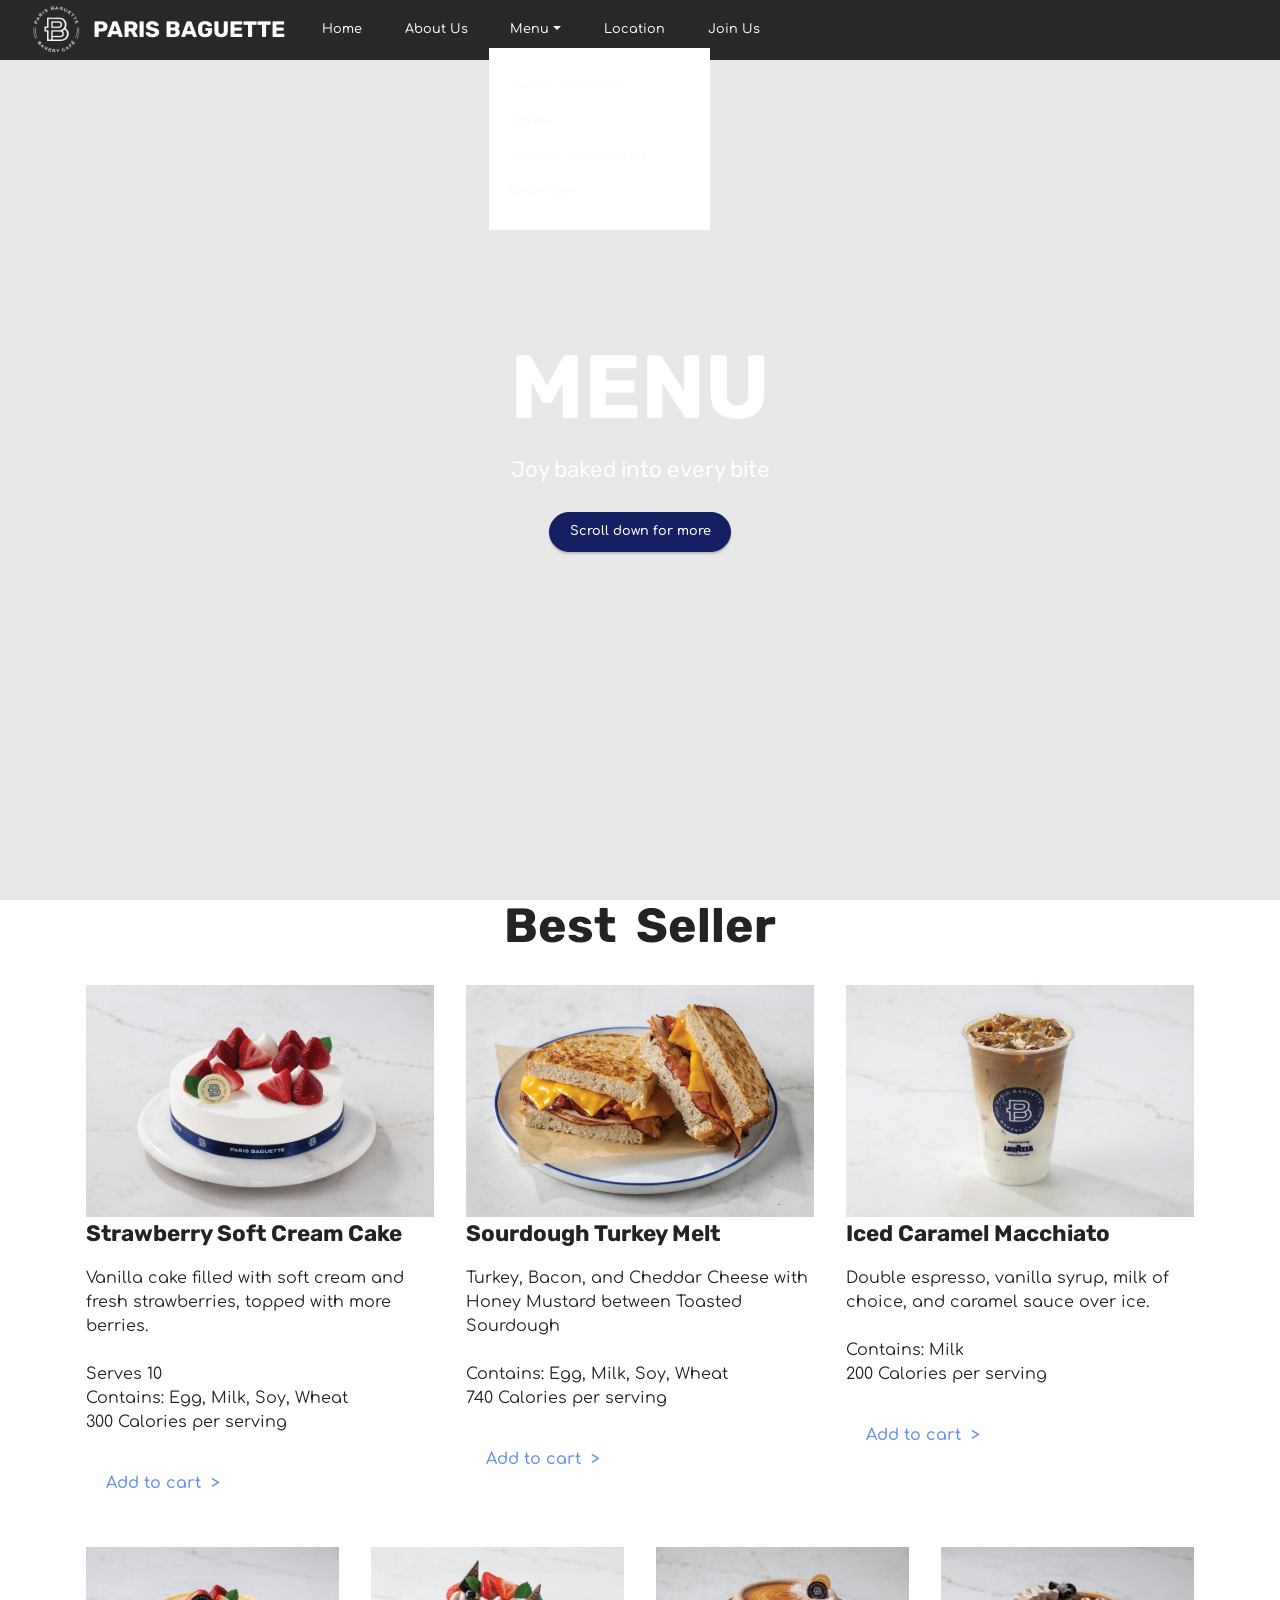
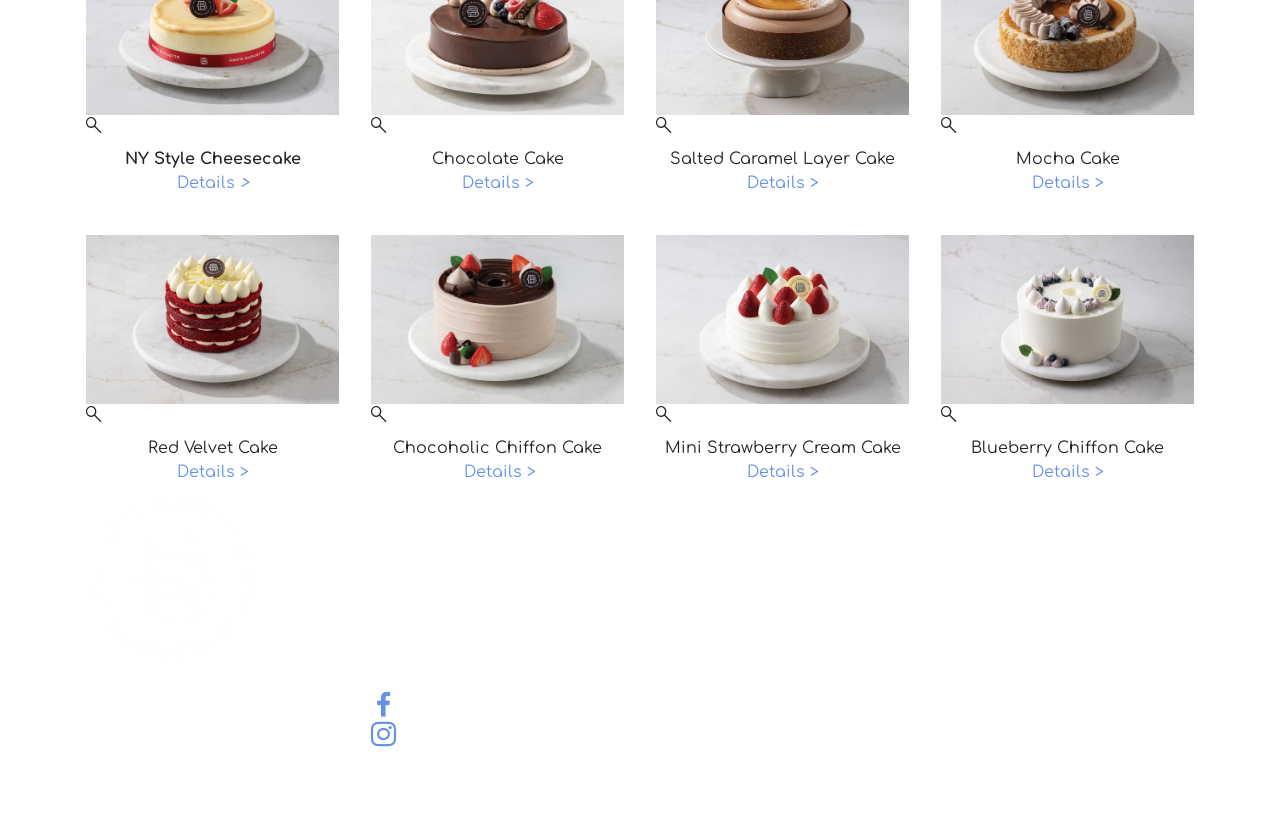
<file: page5.html>
<!DOCTYPE html>
<html  >
<head>
  <!-- Site made with Mobirise Website Builder v6.1.4, https://mobirise.com -->
  <meta charset="UTF-8">
  <meta http-equiv="X-UA-Compatible" content="IE=edge">
  <meta name="generator" content="Mobirise v6.1.4, mobirise.com">
  <meta name="viewport" content="width=device-width, initial-scale=1, minimum-scale=1">
  <link rel="shortcut icon" href="assets/images/untitled20design-80x80.png" type="image/x-icon">
  <meta name="description" content="">
  
  
  <title>menu all</title>
  <link rel="stylesheet" href="assets/web/assets/mobirise-icons2/mobirise2.css">
  <link rel="stylesheet" href="assets/bootstrap/css/bootstrap.min.css">
  <link rel="stylesheet" href="assets/parallax/jarallax.css">
  <link rel="stylesheet" href="assets/animatecss/animate.css">
  <link rel="stylesheet" href="assets/dropdown/css/style.css">
  <link rel="stylesheet" href="assets/socicon/css/styles.css">
  <link rel="stylesheet" href="assets/theme/css/style.css">
  <link rel="preload" href="https://fonts.googleapis.com/css?family=Rubik:300,400,500,600,700,800,900,300i,400i,500i,600i,700i,800i,900i&display=swap" as="style" onload="this.onload=null;this.rel='stylesheet'">
  <noscript><link rel="stylesheet" href="https://fonts.googleapis.com/css?family=Rubik:300,400,500,600,700,800,900,300i,400i,500i,600i,700i,800i,900i&display=swap"></noscript>
  <link rel="preload" href="https://fonts.googleapis.com/css?family=Comfortaa:300,400,500,600,700&display=swap" as="style" onload="this.onload=null;this.rel='stylesheet'">
  <noscript><link rel="stylesheet" href="https://fonts.googleapis.com/css?family=Comfortaa:300,400,500,600,700&display=swap"></noscript>
  <link rel="preload" as="style" href="assets/mobirise/css/mbr-additional.css?v=J5RuAz"><link rel="stylesheet" href="assets/mobirise/css/mbr-additional.css?v=J5RuAz" type="text/css">

  
  
  
</head>
<body>
  
  <section data-bs-version="5.1" class="menu menu2 cid-uZ0XgmBQ8Q" once="menu" id="menu2-1e">
    
    <nav class="navbar navbar-dropdown navbar-fixed-top navbar-expand-lg">
        <div class="container-fluid">
            <div class="navbar-brand">
                <span class="navbar-logo">
                    <a href="index.html">
                        <img src="assets/images/untitled20design-80x80.png" alt="Mobirise Website Builder" style="height: 3rem;">
                    </a>
                </span>
                <span class="navbar-caption-wrap"><a class="navbar-caption text-white text-primary display-5" href="index.html">PARIS BAGUETTE</a></span>
            </div>
            <button class="navbar-toggler" type="button" data-toggle="collapse" data-bs-toggle="collapse" data-target="#navbarSupportedContent" data-bs-target="#navbarSupportedContent" aria-controls="navbarNavAltMarkup" aria-expanded="false" aria-label="Toggle navigation">
                <div class="hamburger">
                    <span></span>
                    <span></span>
                    <span></span>
                    <span></span>
                </div>
            </button>
            <div class="collapse navbar-collapse" id="navbarSupportedContent">
                <ul class="navbar-nav nav-dropdown nav-right" data-app-modern-menu="true"><li class="nav-item"><a class="nav-link link text-white text-primary display-4" href="index.html">Home</a></li>
                    <li class="nav-item"><a class="nav-link link text-white text-primary display-4" href="aboutus.html">About Us</a></li>
                    <li class="nav-item dropdown"><a class="nav-link link text-white dropdown-toggle show display-4" href="https://mobiri.se" data-toggle="dropdown-submenu" data-bs-toggle="dropdown" data-bs-auto-close="outside" aria-expanded="false">Menu</a><div class="dropdown-menu show" aria-labelledby="dropdown-866" data-bs-popper="none"><a class="text-white show dropdown-item text-primary display-4" href="page7.html">Sweets &amp; Pastries</a><a class="text-white dropdown-item text-primary display-4" href="menu.html">Cakes</a><a class="text-white dropdown-item text-primary display-4" href="page6.html">Salad &amp; Sandwiches&nbsp;</a><a class="text-white show dropdown-item text-primary display-4" href="beverage.html">Beverage</a></div></li><li class="nav-item"><a class="nav-link link text-white text-primary display-4" href="location.html">Location</a></li><li class="nav-item"><a class="nav-link link text-white text-primary display-4" href="ordernow.html" target="_blank">Join Us</a></li></ul>
                
                
            </div>
        </div>
    </nav>
</section>

<section data-bs-version="5.1" class="header6 cid-uZ0Xgn6CAt mbr-fullscreen mbr-parallax-background" id="header6-1f">

    

    
    <div class="mbr-overlay" style="opacity: 0.1; background-color: rgb(35, 35, 35);"></div>

    <div class="align-center container">
        <div class="row justify-content-center">
            <div class="col-12 col-lg-10">
                <h1 class="mbr-section-title mbr-fonts-style mbr-white mb-3 display-1"><strong>MENU</strong></h1>
                
                <p class="mbr-text mbr-white mbr-fonts-style display-5">
                     Joy baked into every bite</p>
                <div class="mbr-section-btn mt-3"><a class="btn btn-danger display-4">Scroll down for more</a></div>
            </div>
        </div>
    </div>
</section>

<section data-bs-version="5.1" class="features3 cid-uZ0XgnmpM5" id="features3-1g">
    
    
    <div class="container">
        <div class="mbr-section-head">
            <h4 class="mbr-section-title mbr-fonts-style align-center mb-0 display-2"><strong>Best&nbsp; Seller</strong></h4>
            
        </div>
        <div class="row mt-4">
            <div class="item features-image col-12 col-md-6 col-lg-4 active">
                <div class="item-wrapper">
                    <div class="item-img">
                        <a href="https://parisbaguette.com/product/strawberry-soft-cream-cake/" target="_blank"><img src="assets/images/7e5aeb2c9d4744cfa6762ed2d2ad6cb7-2-816x544.jpg" alt="Mobirise Website Builder" data-slide-to="0" data-bs-slide-to="0"></a>
                    </div>
                    <div class="item-content">
                        <h5 class="item-title mbr-fonts-style display-5"><strong>Strawberry Soft Cream Cake</strong></h5>
                        
                        <p class="mbr-text mbr-fonts-style mt-3 display-7">Vanilla cake filled with soft cream and fresh strawberries, topped with more berries.<br><br>Serves 10<br>Contains: Egg, Milk, Soy, Wheat<br>300 Calories&nbsp;per&nbsp;serving</p>
                    </div>
                    <div class="mbr-section-btn item-footer mt-2"><a href="https://parisbaguette.com/product/strawberry-soft-cream-cake/" class="btn item-btn btn-primary-outline display-7" target="_blank">Add to cart&nbsp; &gt;</a></div>
                </div>
            </div><div class="item features-image col-12 col-md-6 col-lg-4">
                <div class="item-wrapper">
                    <div class="item-img">
                        <a href="https://parisbaguette.com/product/sourdough-turkey-melt/" target="_blank"><img src="assets/images/335883721b9c49d1a28fdbd33701a182-1032x688.jpg" alt="Mobirise Website Builder" data-slide-to="1" data-bs-slide-to="1"></a>
                    </div>
                    <div class="item-content">
                        <h5 class="item-title mbr-fonts-style display-5"><strong>Sourdough Turkey Melt</strong></h5>
                        
                        <p class="mbr-text mbr-fonts-style mt-3 display-7">Turkey, Bacon, and Cheddar Cheese with Honey Mustard between Toasted Sourdough
<br>
<br>Contains: Egg, Milk, Soy, Wheat<br>740 Calories per serving<br></p>
                    </div>
                    <div class="mbr-section-btn item-footer mt-2"><a href="https://parisbaguette.com/product/cappuccino-cake/" class="btn item-btn btn-primary-outline display-7" target="_blank">Add to cart&nbsp; &gt;</a></div>
                </div>
            </div><div class="item features-image col-12 col-md-6 col-lg-4">
                <div class="item-wrapper">
                    <div class="item-img">
                        <img src="assets/images/37fd4d8ab72a4c2086c0b77caf0b937a-2-1032x688.jpg" alt="Mobirise Website Builder" data-slide-to="2" data-bs-slide-to="2">
                    </div>
                    <div class="item-content">
                        <h5 class="item-title mbr-fonts-style display-5"><strong>Iced Caramel Macchiato</strong></h5>
                        
                        <p class="mbr-text mbr-fonts-style mt-3 display-7">Double espresso, vanilla syrup, milk of choice, and caramel sauce over ice.
<br>
<br>Contains: Milk<br>200 Calories per serving<br></p>
                    </div>
                    <div class="mbr-section-btn item-footer mt-2"><a href="https://parisbaguette.com/product/iced-caramel-macchiato/" class="btn item-btn btn-info-outline display-7" target="_blank">Add to cart&nbsp; &gt;</a></div>
                </div>
            </div>
            
            
        </div>
    </div>
</section>

<section data-bs-version="5.1" class="gallery5 mbr-gallery cid-uZ0XgnCoiy" id="gallery5-1h">
    

    
    

    <div class="container">
        
        <div class="row mbr-gallery mt-4">
            <div class="col-12 col-md-6 col-lg-3 item gallery-image">
                <div class="item-wrapper" data-toggle="modal" data-bs-toggle="modal" data-target="#uZ1IBAbEtI-modal" data-bs-target="#uZ1IBAbEtI-modal">
                    <img class="w-100" src="assets/images/1faa12df58c24861a78f7ab2f9665d72-1-596x397.jpg" alt="Mobirise Website Builder" data-slide-to="0" data-bs-slide-to="0" data-target="#lb-uZ1IBAbEtI" data-bs-target="#lb-uZ1IBAbEtI">
                    <div class="icon-wrapper">
                        <span class="mobi-mbri mobi-mbri-search mbr-iconfont mbr-iconfont-btn"></span>
                    </div>
                </div>
                <h6 class="mbr-item-subtitle mbr-fonts-style align-center mb-2 mt-2 display-7"><strong>NY Style Cheesecake</strong><br><a href="https://parisbaguette.com/product/ny-style-cheesecake/" class="text-primary" target="_blank">Details <em>&gt;</em></a></h6>
            </div>
            <div class="col-12 col-md-6 col-lg-3 item gallery-image">
                <div class="item-wrapper" data-toggle="modal" data-bs-toggle="modal" data-target="#uZ1IBAbEtI-modal" data-bs-target="#uZ1IBAbEtI-modal">
                    <img class="w-100" src="assets/images/3e3107057f9a47b3ae6136bb47c10d48-1-596x397.jpg" alt="Mobirise Website Builder" data-slide-to="1" data-bs-slide-to="1" data-target="#lb-uZ1IBAbEtI" data-bs-target="#lb-uZ1IBAbEtI">
                    <div class="icon-wrapper">
                        <span class="mobi-mbri mobi-mbri-search mbr-iconfont mbr-iconfont-btn"></span>
                    </div>
                </div>
                <h6 class="mbr-item-subtitle mbr-fonts-style align-center mb-2 mt-2 display-7">Chocolate Cake<br><a href="https://parisbaguette.com/product/chocolate-cake/" class="text-primary" target="_blank">Details &gt;</a></h6>
            </div>
            <div class="col-12 col-md-6 col-lg-3 item gallery-image">
                <div class="item-wrapper" data-toggle="modal" data-bs-toggle="modal" data-target="#uZ1IBAbEtI-modal" data-bs-target="#uZ1IBAbEtI-modal">
                    <img class="w-100" src="assets/images/26d4ac7a24d54a489a9d58c2cad79a85-1-596x397.jpg" alt="Mobirise Website Builder" data-slide-to="2" data-bs-slide-to="2" data-target="#lb-uZ1IBAbEtI" data-bs-target="#lb-uZ1IBAbEtI">
                    <div class="icon-wrapper">
                        <span class="mobi-mbri mobi-mbri-search mbr-iconfont mbr-iconfont-btn"></span>
                    </div>
                </div>
                <h6 class="mbr-item-subtitle mbr-fonts-style align-center mb-2 mt-2 display-7">Salted Caramel Layer Cake<br><a href="https://parisbaguette.com/product/chocolate-mousse-salted-caramel-layer-cake/" class="text-primary" target="_blank">Details &gt;</a></h6>
            </div>
            <div class="col-12 col-md-6 col-lg-3 item gallery-image">
                <div class="item-wrapper" data-toggle="modal" data-bs-toggle="modal" data-target="#uZ1IBAbEtI-modal" data-bs-target="#uZ1IBAbEtI-modal">
                    <img class="w-100" src="assets/images/361f836cef1b4d9bb74abf5820cd4310-1-596x397.jpg" alt="Mobirise Website Builder" data-slide-to="3" data-bs-slide-to="3" data-target="#lb-uZ1IBAbEtI" data-bs-target="#lb-uZ1IBAbEtI">
                    <div class="icon-wrapper">
                        <span class="mobi-mbri mobi-mbri-search mbr-iconfont mbr-iconfont-btn"></span>
                    </div>
                </div>
                <h6 class="mbr-item-subtitle mbr-fonts-style align-center mb-2 mt-2 display-7">Mocha Cake<br><a href="https://parisbaguette.com/product/mocha-cake/" class="text-primary" target="_blank">Details &gt;</a></h6>
            </div>
        </div>

        <div class="modal mbr-slider" tabindex="-1" role="dialog" aria-hidden="true" id="uZ1IBAbEtI-modal">
            <div class="modal-dialog" role="document">
                <div class="modal-content">
                    <div class="modal-body">
                        <div class="carousel slide carousel-fade" id="lb-uZ1IBAbEtI" data-interval="10000" data-bs-interval="10000">
                            <div class="carousel-inner">
                                <div class="carousel-item active">
                                    <img class="d-block w-100" src="assets/images/1faa12df58c24861a78f7ab2f9665d72-1-596x397.jpg" alt="Mobirise Website Builder">
                                </div>
                                <div class="carousel-item">
                                    <img class="d-block w-100" src="assets/images/3e3107057f9a47b3ae6136bb47c10d48-1-596x397.jpg" alt="Mobirise Website Builder">
                                </div>
                                <div class="carousel-item">
                                    <img class="d-block w-100" src="assets/images/26d4ac7a24d54a489a9d58c2cad79a85-1-596x397.jpg" alt="Mobirise Website Builder">
                                </div>
                                <div class="carousel-item">
                                    <img class="d-block w-100" src="assets/images/361f836cef1b4d9bb74abf5820cd4310-1-596x397.jpg" alt="Mobirise Website Builder">
                                </div>
                            </div>
                            <ol class="carousel-indicators">
                                <li data-slide-to="0" data-bs-slide-to="0" class="active" data-target="#lb-uZ1IBAbEtI" data-bs-target="#lb-uZ1IBAbEtI"></li>
                                <li data-slide-to="1" data-bs-slide-to="1" data-target="#lb-uZ1IBAbEtI" data-bs-target="#lb-uZ1IBAbEtI"></li>
                                <li data-slide-to="2" data-bs-slide-to="2" data-target="#lb-uZ1IBAbEtI" data-bs-target="#lb-uZ1IBAbEtI"></li>
                                <li data-slide-to="3" data-bs-slide-to="3" data-target="#lb-uZ1IBAbEtI" data-bs-target="#lb-uZ1IBAbEtI"></li>
                            </ol>
                            <a role="button" href="" class="close" data-dismiss="modal" data-bs-dismiss="modal" aria-label="Close">
                            </a>
                            <a class="carousel-control-prev carousel-control" role="button" data-slide="prev" data-bs-slide="prev" href="#lb-uZ1IBAbEtI">
                                <span class="mobi-mbri mobi-mbri-arrow-prev" aria-hidden="true"></span>
                                <span class="sr-only visually-hidden">Previous</span>
                            </a>
                            <a class="carousel-control-next carousel-control" role="button" data-slide="next" data-bs-slide="next" href="#lb-uZ1IBAbEtI">
                                <span class="mobi-mbri mobi-mbri-arrow-next" aria-hidden="true"></span>
                                <span class="sr-only visually-hidden">Next</span>
                            </a>
                        </div>
                    </div>
                </div>
            </div>
        </div>
    </div>
</section>

<section data-bs-version="5.1" class="gallery5 mbr-gallery cid-uZ0Xgo21fa" id="gallery5-1i">
    

    
    

    <div class="container">
        
        <div class="row mbr-gallery mt-4">
            <div class="col-12 col-md-6 col-lg-3 item gallery-image">
                <div class="item-wrapper" data-toggle="modal" data-bs-toggle="modal" data-target="#uZ1IBAPW7X-modal" data-bs-target="#uZ1IBAPW7X-modal">
                    <img class="w-100" src="assets/images/d043377abf904b89aeb17048e01d253f-2-596x397.jpg" alt="Mobirise Website Builder" data-slide-to="0" data-bs-slide-to="0" data-target="#lb-uZ1IBAPW7X" data-bs-target="#lb-uZ1IBAPW7X">
                    <div class="icon-wrapper">
                        <span class="mobi-mbri mobi-mbri-search mbr-iconfont mbr-iconfont-btn"></span>
                    </div>
                </div>
                <h6 class="mbr-item-subtitle mbr-fonts-style align-center mb-2 mt-2 display-7">Red Velvet Cake<br><a href="https://parisbaguette.com/product/red-velvet-cake/" class="text-primary" target="_blank">Details &gt;</a></h6>
            </div>
            <div class="col-12 col-md-6 col-lg-3 item gallery-image">
                <div class="item-wrapper" data-toggle="modal" data-bs-toggle="modal" data-target="#uZ1IBAPW7X-modal" data-bs-target="#uZ1IBAPW7X-modal">
                    <img class="w-100" src="assets/images/aa59a514f9b84cd3a6976d509b39587d-1-596x397.jpg" alt="Mobirise Website Builder" data-slide-to="1" data-bs-slide-to="1" data-target="#lb-uZ1IBAPW7X" data-bs-target="#lb-uZ1IBAPW7X">
                    <div class="icon-wrapper">
                        <span class="mobi-mbri mobi-mbri-search mbr-iconfont mbr-iconfont-btn"></span>
                    </div>
                </div>
                <h6 class="mbr-item-subtitle mbr-fonts-style align-center mb-2 mt-2 display-7">Chocoholic Chiffon Cake<br>&nbsp;<a href="https://parisbaguette.com/product/chocoholic-chiffon-cake/" class="text-primary" target="_blank">Details &gt;</a></h6>
            </div>
            <div class="col-12 col-md-6 col-lg-3 item gallery-image">
                <div class="item-wrapper" data-toggle="modal" data-bs-toggle="modal" data-target="#uZ1IBAPW7X-modal" data-bs-target="#uZ1IBAPW7X-modal">
                    <img class="w-100" src="assets/images/a2541a9c3f2442168ed7141fa50661b0-1-596x397.jpg" alt="Mobirise Website Builder" data-slide-to="2" data-bs-slide-to="2" data-target="#lb-uZ1IBAPW7X" data-bs-target="#lb-uZ1IBAPW7X">
                    <div class="icon-wrapper">
                        <span class="mobi-mbri mobi-mbri-search mbr-iconfont mbr-iconfont-btn"></span>
                    </div>
                </div>
                <h6 class="mbr-item-subtitle mbr-fonts-style align-center mb-2 mt-2 display-7">Mini Strawberry Cream Cake<br><a href="https://parisbaguette.com/product/mini-strawberry-soft-cream-cake/" class="text-primary" target="_blank">Details &gt;</a></h6>
            </div>
            <div class="col-12 col-md-6 col-lg-3 item gallery-image">
                <div class="item-wrapper" data-toggle="modal" data-bs-toggle="modal" data-target="#uZ1IBAPW7X-modal" data-bs-target="#uZ1IBAPW7X-modal">
                    <img class="w-100" src="assets/images/75e95b5ebfdc49e6ad081dc6ea323a63.jpgautoformat2ccompressq60cstinysrgbw1200h800fitfillfmpng32bgtransparentsf5f9223292176f5527bb9e4b061d02c8-596x397.jpg" alt="Mobirise Website Builder" data-slide-to="3" data-bs-slide-to="3" data-target="#lb-uZ1IBAPW7X" data-bs-target="#lb-uZ1IBAPW7X">
                    <div class="icon-wrapper">
                        <span class="mobi-mbri mobi-mbri-search mbr-iconfont mbr-iconfont-btn"></span>
                    </div>
                </div>
                <h6 class="mbr-item-subtitle mbr-fonts-style align-center mb-2 mt-2 display-7">Blueberry Chiffon Cake<br><a href="https://parisbaguette.com/product/blueberry-chiffon-cake/" class="text-primary" target="_blank">Details &gt;</a></h6>
            </div>
        </div>

        <div class="modal mbr-slider" tabindex="-1" role="dialog" aria-hidden="true" id="uZ1IBAPW7X-modal">
            <div class="modal-dialog" role="document">
                <div class="modal-content">
                    <div class="modal-body">
                        <div class="carousel slide carousel-fade" id="lb-uZ1IBAPW7X" data-interval="5000" data-bs-interval="5000">
                            <div class="carousel-inner">
                                <div class="carousel-item active">
                                    <img class="d-block w-100" src="assets/images/d043377abf904b89aeb17048e01d253f-2-596x397.jpg" alt="Mobirise Website Builder">
                                </div>
                                <div class="carousel-item">
                                    <img class="d-block w-100" src="assets/images/aa59a514f9b84cd3a6976d509b39587d-1-596x397.jpg" alt="Mobirise Website Builder">
                                </div>
                                <div class="carousel-item">
                                    <img class="d-block w-100" src="assets/images/a2541a9c3f2442168ed7141fa50661b0-1-596x397.jpg" alt="Mobirise Website Builder">
                                </div>
                                <div class="carousel-item">
                                    <img class="d-block w-100" src="assets/images/75e95b5ebfdc49e6ad081dc6ea323a63.jpgautoformat2ccompressq60cstinysrgbw1200h800fitfillfmpng32bgtransparentsf5f9223292176f5527bb9e4b061d02c8-596x397.jpg" alt="Mobirise Website Builder">
                                </div>
                            </div>
                            <ol class="carousel-indicators">
                                <li data-slide-to="0" data-bs-slide-to="0" class="active" data-target="#lb-uZ1IBAPW7X" data-bs-target="#lb-uZ1IBAPW7X"></li>
                                <li data-slide-to="1" data-bs-slide-to="1" data-target="#lb-uZ1IBAPW7X" data-bs-target="#lb-uZ1IBAPW7X"></li>
                                <li data-slide-to="2" data-bs-slide-to="2" data-target="#lb-uZ1IBAPW7X" data-bs-target="#lb-uZ1IBAPW7X"></li>
                                <li data-slide-to="3" data-bs-slide-to="3" data-target="#lb-uZ1IBAPW7X" data-bs-target="#lb-uZ1IBAPW7X"></li>
                            </ol>
                            <a role="button" href="" class="close" data-dismiss="modal" data-bs-dismiss="modal" aria-label="Close">
                            </a>
                            <a class="carousel-control-prev carousel-control" role="button" data-slide="prev" data-bs-slide="prev" href="#lb-uZ1IBAPW7X">
                                <span class="mobi-mbri mobi-mbri-arrow-prev" aria-hidden="true"></span>
                                <span class="sr-only visually-hidden">Previous</span>
                            </a>
                            <a class="carousel-control-next carousel-control" role="button" data-slide="next" data-bs-slide="next" href="#lb-uZ1IBAPW7X">
                                <span class="mobi-mbri mobi-mbri-arrow-next" aria-hidden="true"></span>
                                <span class="sr-only visually-hidden">Next</span>
                            </a>
                        </div>
                    </div>
                </div>
            </div>
        </div>
    </div>
</section>

<section data-bs-version="5.1" class="footer4 cid-uZ0XgoCH3i" once="footers" id="footer4-1j">

    

    
    
    <div class="container">
        <div class="row mbr-white">
            <div class="col-6 col-lg-3">
                <div class="media-wrap col-md-8 col-12">
                    <a href="https://mobiri.se/">
                        <img src="assets/images/untitled-design-5.png" alt="Mobirise Website Builder">
                    </a>
                </div>
            </div>
            <div class="col-12 col-md-6 col-lg-3">
                <h5 class="mbr-section-subtitle mbr-fonts-style mb-2 display-5">
                    <strong>About Us</strong></h5>
                <p class="mbr-text mbr-fonts-style mb-4 display-4">Paris Baguette is a global bakery café brand founded in 1988 by Sang-kook Hur, under the parent company SPC Group&nbsp;in&nbsp;South&nbsp;Korea.</p>
                <h5 class="mbr-section-subtitle mbr-fonts-style mb-3 display-5"><strong>Contact Us</strong></h5>
                <div class="social-row display-7">
                    <div class="soc-item">
                        <a href="https://www.facebook.com/my.parisbaguette/" target="_blank">
                            <span class="mbr-iconfont socicon-facebook socicon" style="font-size: 25px;"></span>
                        </a>
                    </div>
                    <div class="soc-item">
                        <a href="https://www.instagram.com/parisbaguette_my/?hl=en" target="_blank">
                            <span class="mbr-iconfont socicon-instagram socicon" style="font-size: 25px;"></span>
                        </a>
                    </div>
                    
                    
                </div>
            </div>
            <div class="col-12 col-md-6 col-lg-3">
                <h5 class="mbr-section-subtitle mbr-fonts-style mb-2 display-7"><strong>&nbsp;</strong></h5>
                <ul class="list mbr-fonts-style display-4">
                    <li class="mbr-text item-wrap">&nbsp;</li>
                </ul>
            </div>
            <div class="col-12 col-md-6 col-lg-3">
                <h5 class="mbr-section-subtitle mbr-fonts-style mb-2 display-5"><strong>Outlets In Malaysia</strong></h5>
                <ul class="list mbr-fonts-style display-4">
                    <li class="mbr-text item-wrap"><span style="font-size: 0.8rem;">Pavilion Kuala Lumpur</span><br></li><li class="mbr-text item-wrap">Pavilion Bukit Jalil</li><li class="mbr-text item-wrap">The Exchange TRX</li><li class="mbr-text item-wrap">Sunway Pyramid</li><li class="mbr-text item-wrap">Mid Valley</li><li class="mbr-text item-wrap">Plaza Gurney, Penang</li><li class="mbr-text item-wrap">Setia City Mall, Shah Alam</li><li class="mbr-text item-wrap">Desa ParkCity (The Waterfront)</li><li class="mbr-text item-wrap">Puchong (IOI Puchong)</li>
                </ul>
            </div>
            <div class="col-12 mt-4">
                <p class="mbr-text mb-0 mbr-fonts-style copyright align-center display-7">
                    © Copyright 2025 Paris Baguette by Viin - All Rights Reserved
                </p>
            </div>
        </div>
    </div>
</section>  
  
  <input name="animation" type="hidden">
  </body>
</html>
</file>
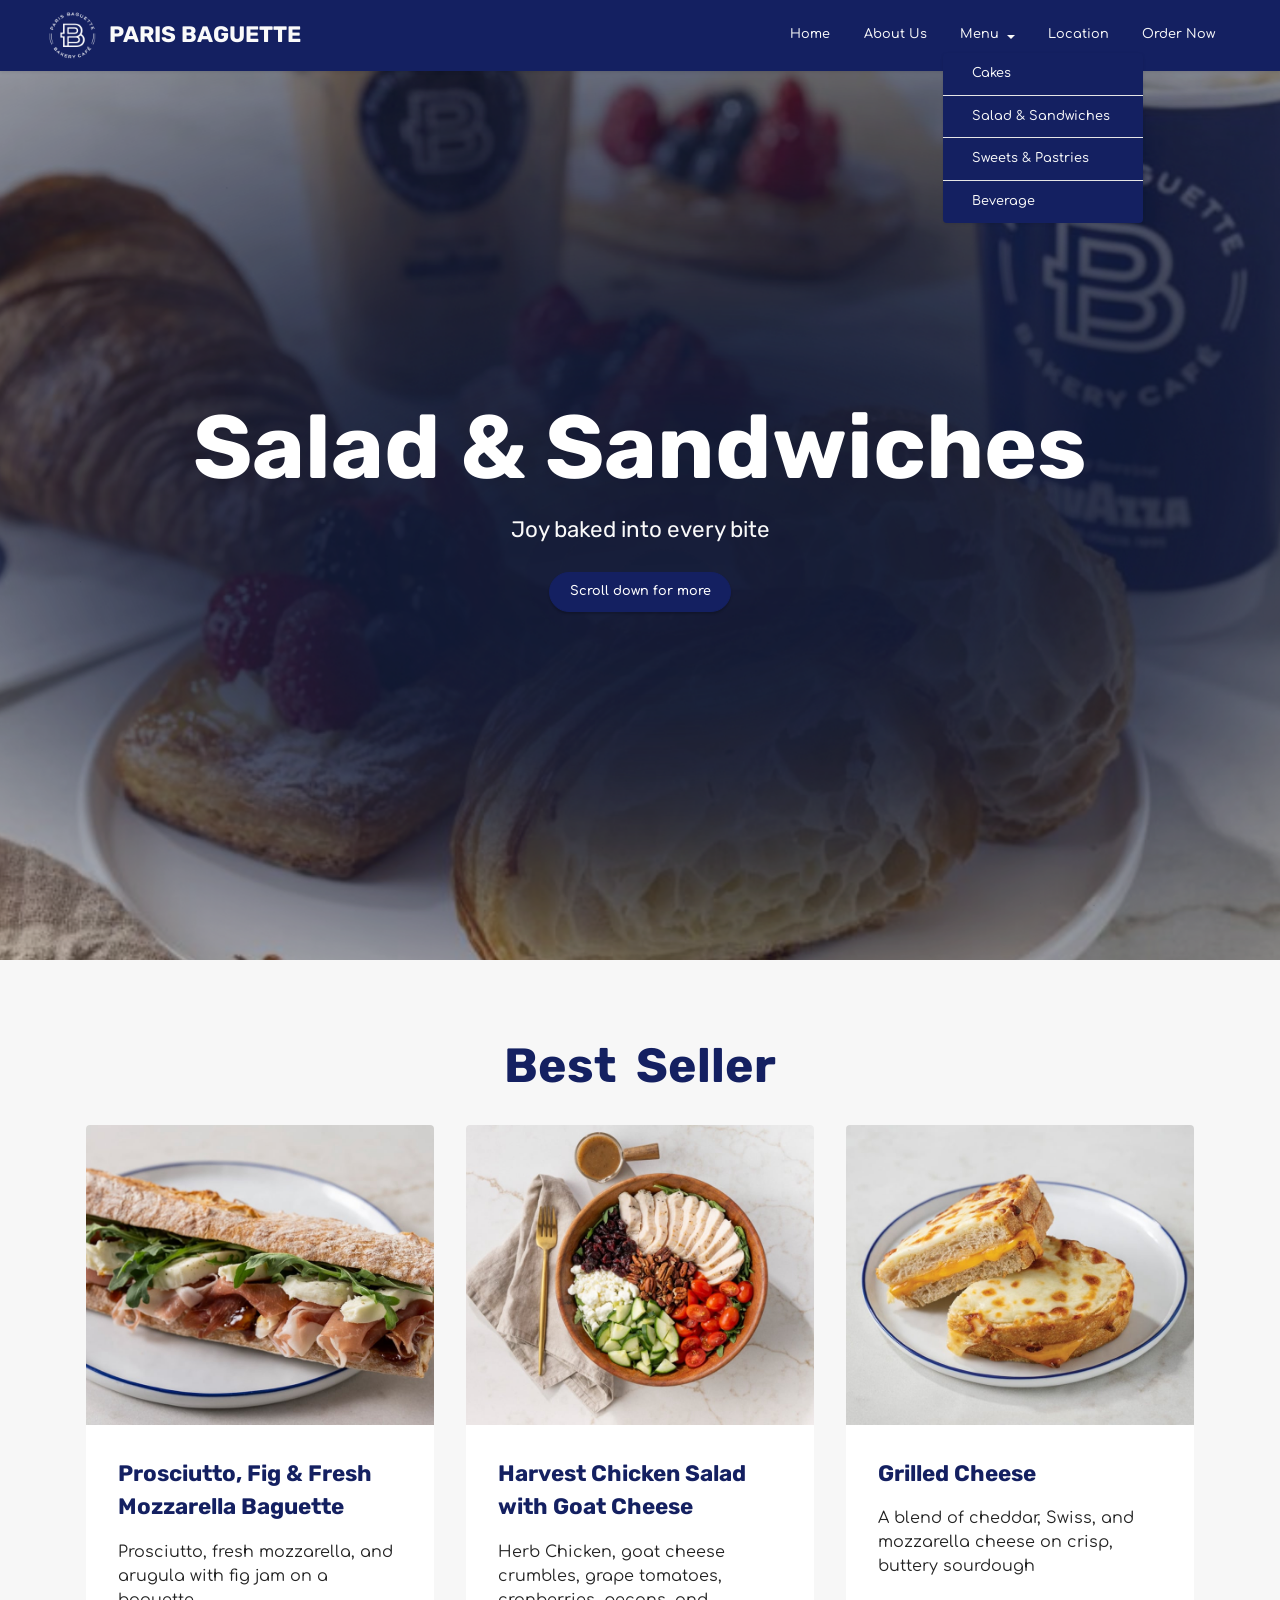
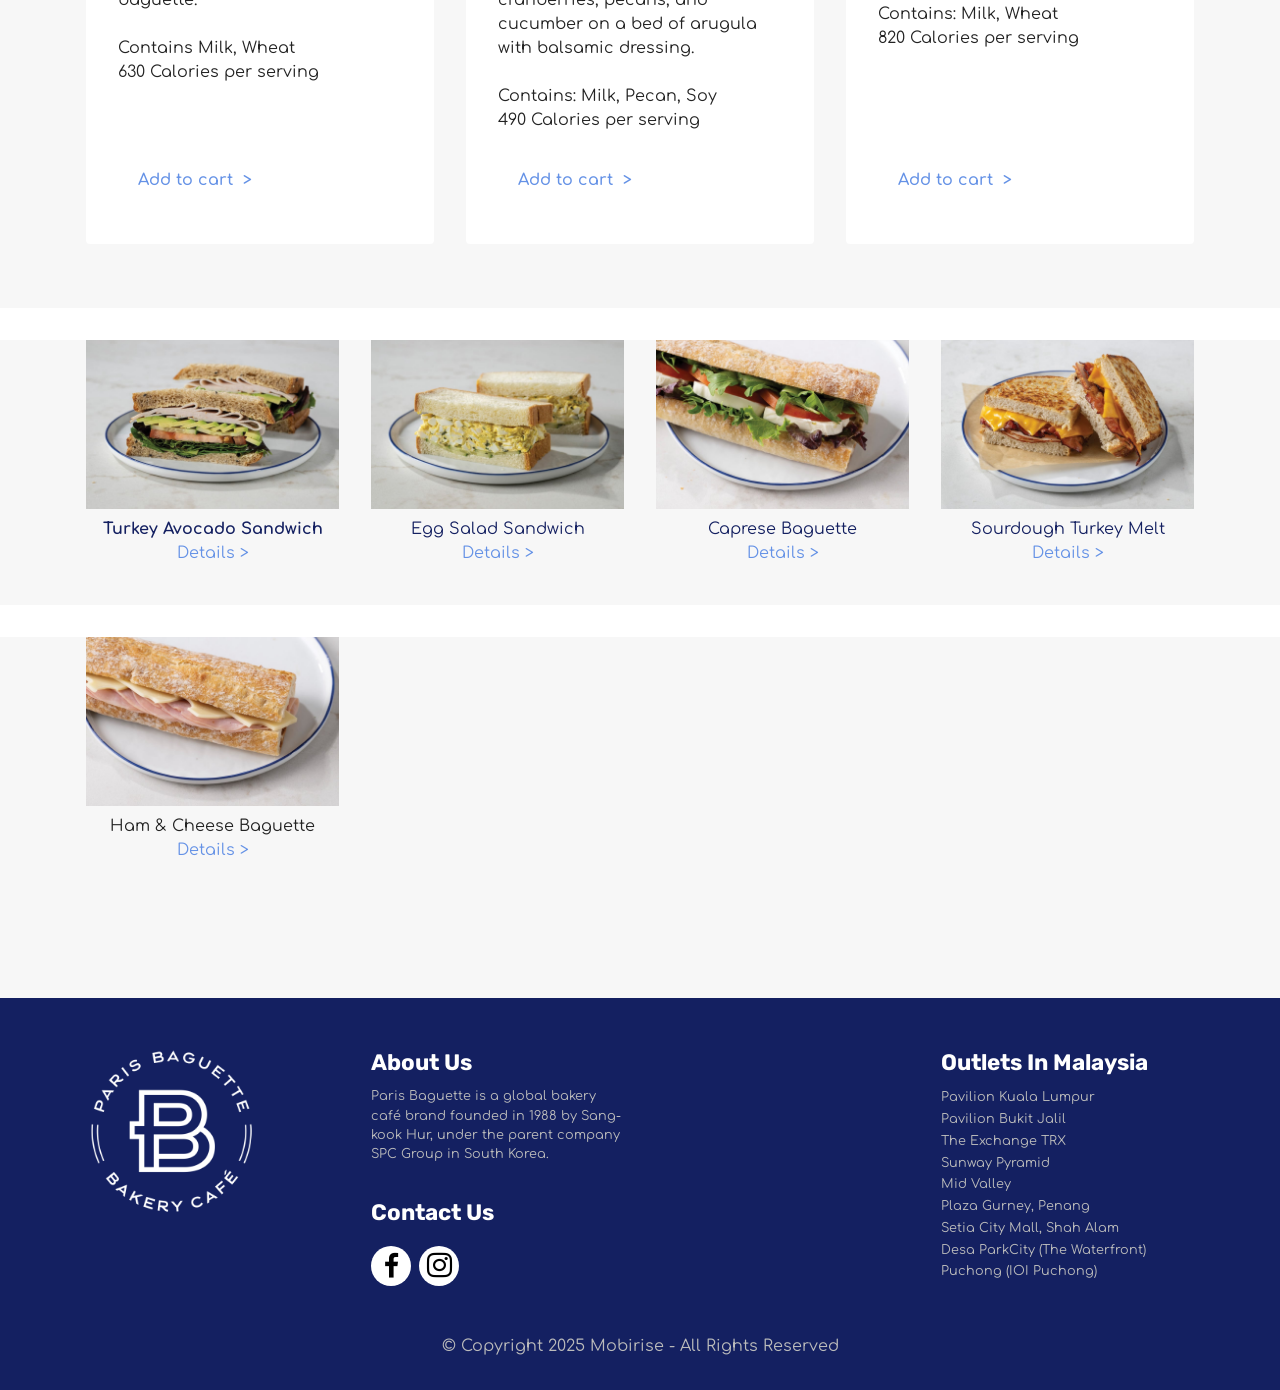
<file: page6.html>
<!DOCTYPE html>
<html  >
<head>
  <!-- Site made with Mobirise Website Builder v6.1.4, https://mobirise.com -->
  <meta charset="UTF-8">
  <meta http-equiv="X-UA-Compatible" content="IE=edge">
  <meta name="generator" content="Mobirise v6.1.4, mobirise.com">
  <meta name="viewport" content="width=device-width, initial-scale=1, minimum-scale=1">
  <link rel="shortcut icon" href="assets/images/untitled20design-80x80.png" type="image/x-icon">
  <meta name="description" content="">
  
  
  <title>salad menu</title>
  <link rel="stylesheet" href="assets/web/assets/mobirise-icons2/mobirise2.css">
  <link rel="stylesheet" href="assets/bootstrap/css/bootstrap.min.css">
  <link rel="stylesheet" href="assets/parallax/jarallax.css">
  <link rel="stylesheet" href="assets/animatecss/animate.css">
  <link rel="stylesheet" href="assets/dropdown/css/style.css">
  <link rel="stylesheet" href="assets/socicon/css/styles.css">
  <link rel="stylesheet" href="assets/theme/css/style.css">
  <link rel="preload" href="https://fonts.googleapis.com/css?family=Rubik:300,400,500,600,700,800,900,300i,400i,500i,600i,700i,800i,900i&display=swap" as="style" onload="this.onload=null;this.rel='stylesheet'">
  <noscript><link rel="stylesheet" href="https://fonts.googleapis.com/css?family=Rubik:300,400,500,600,700,800,900,300i,400i,500i,600i,700i,800i,900i&display=swap"></noscript>
  <link rel="preload" href="https://fonts.googleapis.com/css?family=Comfortaa:300,400,500,600,700&display=swap" as="style" onload="this.onload=null;this.rel='stylesheet'">
  <noscript><link rel="stylesheet" href="https://fonts.googleapis.com/css?family=Comfortaa:300,400,500,600,700&display=swap"></noscript>
  <link rel="preload" as="style" href="assets/mobirise/css/mbr-additional.css?v=kBRs36"><link rel="stylesheet" href="assets/mobirise/css/mbr-additional.css?v=kBRs36" type="text/css">

  
  
  
</head>
<body>
  
  <section data-bs-version="5.1" class="menu menu2 cid-uZ110woY5E" once="menu" id="menu2-1k">
    
    <nav class="navbar navbar-dropdown navbar-fixed-top navbar-expand-lg">
        <div class="container-fluid">
            <div class="navbar-brand">
                <span class="navbar-logo">
                    <a href="index.html">
                        <img src="assets/images/untitled20design-80x80.png" alt="Mobirise Website Builder" style="height: 3rem;">
                    </a>
                </span>
                <span class="navbar-caption-wrap"><a class="navbar-caption text-white text-primary display-5" href="index.html">PARIS BAGUETTE</a></span>
            </div>
            <button class="navbar-toggler" type="button" data-toggle="collapse" data-bs-toggle="collapse" data-target="#navbarSupportedContent" data-bs-target="#navbarSupportedContent" aria-controls="navbarNavAltMarkup" aria-expanded="false" aria-label="Toggle navigation">
                <div class="hamburger">
                    <span></span>
                    <span></span>
                    <span></span>
                    <span></span>
                </div>
            </button>
            <div class="collapse navbar-collapse" id="navbarSupportedContent">
                <ul class="navbar-nav nav-dropdown nav-right" data-app-modern-menu="true"><li class="nav-item"><a class="nav-link link text-white text-primary display-4" href="index.html">Home</a></li>
                    <li class="nav-item"><a class="nav-link link text-white text-primary display-4" href="aboutus.html">About Us</a></li>
                    <li class="nav-item dropdown"><a class="nav-link link text-white dropdown-toggle show display-4" href="https://mobiri.se" data-toggle="dropdown-submenu" data-bs-toggle="dropdown" data-bs-auto-close="outside" aria-expanded="false">Menu</a><div class="dropdown-menu show" aria-labelledby="dropdown-866" data-bs-popper="none"><a class="text-white dropdown-item text-primary display-4" href="menu.html">Cakes</a><a class="text-white dropdown-item text-primary display-4" href="page6.html">Salad &amp; Sandwiches&nbsp;</a><a class="text-white show dropdown-item text-primary display-4" href="page7.html">Sweets &amp; Pastries</a><a class="text-white show dropdown-item display-4" href="https://mobiri.se">Beverage</a></div></li><li class="nav-item"><a class="nav-link link text-white text-primary display-4" href="location.html">Location</a></li><li class="nav-item"><a class="nav-link link text-white text-primary display-4" href="ordernow.html" target="_blank">Order Now</a></li></ul>
                
                
            </div>
        </div>
    </nav>
</section>

<section data-bs-version="5.1" class="header6 cid-uZ110wR5vJ mbr-fullscreen mbr-parallax-background" id="header6-1l">

    

    
    <div class="mbr-overlay" style="opacity: 0.1; background-color: rgb(35, 35, 35);"></div>

    <div class="align-center container">
        <div class="row justify-content-center">
            <div class="col-12 col-lg-10">
                <h1 class="mbr-section-title mbr-fonts-style mbr-white mb-3 display-1"><strong>Salad&nbsp;</strong><strong>&amp;&nbsp;</strong><strong>Sandwiches</strong></h1>
                
                <p class="mbr-text mbr-white mbr-fonts-style display-5">
                     Joy baked into every bite</p>
                <div class="mbr-section-btn mt-3"><a class="btn btn-danger display-4">Scroll down for more</a></div>
            </div>
        </div>
    </div>
</section>

<section data-bs-version="5.1" class="features3 cid-uZ110x72ee" id="features3-1m">
    
    
    <div class="container">
        <div class="mbr-section-head">
            <h4 class="mbr-section-title mbr-fonts-style align-center mb-0 display-2"><strong>Best&nbsp; Seller</strong></h4>
            
        </div>
        <div class="row mt-4">
            <div class="item features-image col-12 col-md-6 col-lg-4">
                <div class="item-wrapper">
                    <div class="item-img">
                        <a href="https://parisbaguette.com/product/prosciutto-fig-fresh-mozzarella-baguette/" target="_blank"><img src="assets/images/4cb36a5375b449fa9d85d5c5872c8cc6-1032x688.jpg" alt="Mobirise Website Builder"></a>
                    </div>
                    <div class="item-content">
                        <h5 class="item-title mbr-fonts-style display-5"><strong>Prosciutto, Fig &amp; Fresh Mozzarella Baguette</strong></h5>
                        
                        <p class="mbr-text mbr-fonts-style mt-3 display-7">Prosciutto, fresh mozzarella, and arugula with fig jam on a baguette.
<br>
<br>Contains Milk, Wheat<br>630 Calories per serving<br></p>
                    </div>
                    <div class="mbr-section-btn item-footer mt-2"><a href="https://parisbaguette.com/product/prosciutto-fig-fresh-mozzarella-baguette/" class="btn item-btn btn-info-outline display-7" target="_blank">Add to cart&nbsp; &gt;</a></div>
                </div>
            </div>
            <div class="item features-image col-12 col-md-6 col-lg-4">
                <div class="item-wrapper">
                    <div class="item-img">
                        <a href="https://parisbaguette.com/product/strawberry-soft-cream-cake/" target="_blank"><img src="assets/images/865a391767304dff8e401f48d408e6f3-1032x688.jpg" alt="Mobirise Website Builder"></a>
                    </div>
                    <div class="item-content">
                        <h5 class="item-title mbr-fonts-style display-5"><strong>Harvest Chicken Salad with Goat Cheese</strong></h5>
                        
                        <p class="mbr-text mbr-fonts-style mt-3 display-7">Herb Chicken, goat cheese crumbles, grape tomatoes, cranberries, pecans, and cucumber on a bed of arugula with balsamic dressing.
<br>
<br>Contains: Milk, Pecan, Soy<br>490 Calories per serving</p>
                    </div>
                    <div class="mbr-section-btn item-footer mt-2"><a href="https://parisbaguette.com/product/harvest-chicken-salad-with-goat-cheese/" class="btn item-btn btn-primary-outline display-7" target="_blank">Add to cart&nbsp; &gt;</a></div>
                </div>
            </div>
            <div class="item features-image col-12 col-md-6 col-lg-4">
                <div class="item-wrapper">
                    <div class="item-img">
                        <a href="https://parisbaguette.com/product/grilled-cheese/" target="_blank"><img src="assets/images/df403c7e4498417e93698b0ffa4f8bdb-1032x688.jpg" alt="Mobirise Website Builder"></a>
                    </div>
                    <div class="item-content">
                        <h5 class="item-title mbr-fonts-style display-5"><strong>Grilled Cheese</strong></h5>
                        
                        <p class="mbr-text mbr-fonts-style mt-3 display-7">A blend of cheddar, Swiss, and mozzarella cheese on crisp, buttery sourdough
<br>
<br>Contains: Milk, Wheat<br>820 Calories per serving<br></p>
                    </div>
                    <div class="mbr-section-btn item-footer mt-2"><a href="https://parisbaguette.com/product/cappuccino-cake/" class="btn item-btn btn-primary-outline display-7" target="_blank">Add to cart&nbsp; &gt;</a></div>
                </div>
            </div>
        </div>
    </div>
</section>

<section data-bs-version="5.1" class="gallery5 mbr-gallery cid-uZ110xwhLF" id="gallery5-1n">
    

    
    

    <div class="container">
        
        <div class="row mbr-gallery mt-4">
            <div class="col-12 col-md-6 col-lg-3 item gallery-image">
                <div class="item-wrapper" data-toggle="modal" data-bs-toggle="modal" data-target="#uZ18X9IWul-modal" data-bs-target="#uZ18X9IWul-modal">
                    <img class="w-100" src="assets/images/99e6348fc4284dafb2429fcbc99cd4cc-1-1032x688.jpg" alt="Mobirise Website Builder" data-slide-to="0" data-bs-slide-to="0" data-target="#lb-uZ18X9IWul" data-bs-target="#lb-uZ18X9IWul">
                    <div class="icon-wrapper">
                        <span class="mobi-mbri mobi-mbri-search mbr-iconfont mbr-iconfont-btn"></span>
                    </div>
                </div>
                <h6 class="mbr-item-subtitle mbr-fonts-style align-center mb-2 mt-2 display-7"><strong>Turkey Avocado Sandwich</strong><br><a href="https://parisbaguette.com/product/ny-style-cheesecake/" class="text-primary" target="_blank"></a><a href="https://parisbaguette.com/product/turkey-avocado-sandwich/" class="text-primary" target="_blank">Details </a><em><a href="https://parisbaguette.com/product/turkey-avocado-sandwich/" class="text-primary" target="_blank">&gt;</a></em></h6>
            </div>
            <div class="col-12 col-md-6 col-lg-3 item gallery-image">
                <div class="item-wrapper" data-toggle="modal" data-bs-toggle="modal" data-target="#uZ18X9IWul-modal" data-bs-target="#uZ18X9IWul-modal">
                    <img class="w-100" src="assets/images/d84a2f4ff1d147cf86d1cd492113cf18-1-1032x688.jpg" alt="Mobirise Website Builder" data-slide-to="1" data-bs-slide-to="1" data-target="#lb-uZ18X9IWul" data-bs-target="#lb-uZ18X9IWul">
                    <div class="icon-wrapper">
                        <span class="mobi-mbri mobi-mbri-search mbr-iconfont mbr-iconfont-btn"></span>
                    </div>
                </div>
                <h6 class="mbr-item-subtitle mbr-fonts-style align-center mb-2 mt-2 display-7">Egg Salad Sandwich<br><a href="https://parisbaguette.com/product/egg-salad-sandwich/" class="text-primary" target="_blank">Details &gt;</a></h6>
            </div>
            <div class="col-12 col-md-6 col-lg-3 item gallery-image">
                <div class="item-wrapper" data-toggle="modal" data-bs-toggle="modal" data-target="#uZ18X9IWul-modal" data-bs-target="#uZ18X9IWul-modal">
                    <img class="w-100" src="assets/images/7ddfc8a9de3c488290d6cdcbc149c9b3-1-1032x688.jpg" alt="Mobirise Website Builder" data-slide-to="2" data-bs-slide-to="2" data-target="#lb-uZ18X9IWul" data-bs-target="#lb-uZ18X9IWul">
                    <div class="icon-wrapper">
                        <span class="mobi-mbri mobi-mbri-search mbr-iconfont mbr-iconfont-btn"></span>
                    </div>
                </div>
                <h6 class="mbr-item-subtitle mbr-fonts-style align-center mb-2 mt-2 display-7">Caprese Baguette<br><a href="https://parisbaguette.com/product/caprese-baguette/" class="text-primary" target="_blank">Details &gt;</a></h6>
            </div>
            <div class="col-12 col-md-6 col-lg-3 item gallery-image">
                <div class="item-wrapper" data-toggle="modal" data-bs-toggle="modal" data-target="#uZ18X9IWul-modal" data-bs-target="#uZ18X9IWul-modal">
                    <img class="w-100" src="assets/images/335883721b9c49d1a28fdbd33701a182-1032x688.jpg" alt="Mobirise Website Builder" data-slide-to="3" data-bs-slide-to="3" data-target="#lb-uZ18X9IWul" data-bs-target="#lb-uZ18X9IWul">
                    <div class="icon-wrapper">
                        <span class="mobi-mbri mobi-mbri-search mbr-iconfont mbr-iconfont-btn"></span>
                    </div>
                </div>
                <h6 class="mbr-item-subtitle mbr-fonts-style align-center mb-2 mt-2 display-7">Sourdough Turkey Melt<br><a href="https://parisbaguette.com/product/sourdough-turkey-melt/" class="text-primary" target="_blank">Details &gt;</a></h6>
            </div>
        </div>

        <div class="modal mbr-slider" tabindex="-1" role="dialog" aria-hidden="true" id="uZ18X9IWul-modal">
            <div class="modal-dialog" role="document">
                <div class="modal-content">
                    <div class="modal-body">
                        <div class="carousel slide carousel-fade" id="lb-uZ18X9IWul" data-interval="10000" data-bs-interval="10000">
                            <div class="carousel-inner">
                                <div class="carousel-item active">
                                    <img class="d-block w-100" src="assets/images/99e6348fc4284dafb2429fcbc99cd4cc-1-1032x688.jpg" alt="Mobirise Website Builder">
                                </div>
                                <div class="carousel-item">
                                    <img class="d-block w-100" src="assets/images/d84a2f4ff1d147cf86d1cd492113cf18-1-1032x688.jpg" alt="Mobirise Website Builder">
                                </div>
                                <div class="carousel-item">
                                    <img class="d-block w-100" src="assets/images/7ddfc8a9de3c488290d6cdcbc149c9b3-1-1032x688.jpg" alt="Mobirise Website Builder">
                                </div>
                                <div class="carousel-item">
                                    <img class="d-block w-100" src="assets/images/335883721b9c49d1a28fdbd33701a182-1032x688.jpg" alt="Mobirise Website Builder">
                                </div>
                            </div>
                            <ol class="carousel-indicators">
                                <li data-slide-to="0" data-bs-slide-to="0" class="active" data-target="#lb-uZ18X9IWul" data-bs-target="#lb-uZ18X9IWul"></li>
                                <li data-slide-to="1" data-bs-slide-to="1" data-target="#lb-uZ18X9IWul" data-bs-target="#lb-uZ18X9IWul"></li>
                                <li data-slide-to="2" data-bs-slide-to="2" data-target="#lb-uZ18X9IWul" data-bs-target="#lb-uZ18X9IWul"></li>
                                <li data-slide-to="3" data-bs-slide-to="3" data-target="#lb-uZ18X9IWul" data-bs-target="#lb-uZ18X9IWul"></li>
                            </ol>
                            <a role="button" href="" class="close" data-dismiss="modal" data-bs-dismiss="modal" aria-label="Close">
                            </a>
                            <a class="carousel-control-prev carousel-control" role="button" data-slide="prev" data-bs-slide="prev" href="#lb-uZ18X9IWul">
                                <span class="mobi-mbri mobi-mbri-arrow-prev" aria-hidden="true"></span>
                                <span class="sr-only visually-hidden">Previous</span>
                            </a>
                            <a class="carousel-control-next carousel-control" role="button" data-slide="next" data-bs-slide="next" href="#lb-uZ18X9IWul">
                                <span class="mobi-mbri mobi-mbri-arrow-next" aria-hidden="true"></span>
                                <span class="sr-only visually-hidden">Next</span>
                            </a>
                        </div>
                    </div>
                </div>
            </div>
        </div>
    </div>
</section>

<section data-bs-version="5.1" class="gallery5 mbr-gallery cid-uZ110y9svL" id="gallery5-1o">
    

    
    

    <div class="container">
        
        <div class="row mbr-gallery mt-4">
            <div class="col-12 col-md-6 col-lg-3 item gallery-image">
                <div class="item-wrapper" data-toggle="modal" data-bs-toggle="modal" data-target="#uZ18Xa6Nl4-modal" data-bs-target="#uZ18Xa6Nl4-modal">
                    <img class="w-100" src="assets/images/28f654ed6b6449198ac1806fccdfa08b-1-1032x688.jpg" alt="Mobirise Website Builder" data-slide-to="0" data-bs-slide-to="0" data-target="#lb-uZ18Xa6Nl4" data-bs-target="#lb-uZ18Xa6Nl4">
                    <div class="icon-wrapper">
                        <span class="mobi-mbri mobi-mbri-search mbr-iconfont mbr-iconfont-btn"></span>
                    </div>
                </div>
                <h6 class="mbr-item-subtitle mbr-fonts-style align-center mb-2 mt-2 display-7">Ham &amp; Cheese Baguette<br><a href="https://parisbaguette.com/product/ham-cheese-baguette/" class="text-primary" target="_blank">Details &gt;</a></h6>
            </div>
            
            
            
        </div>

        <div class="modal mbr-slider" tabindex="-1" role="dialog" aria-hidden="true" id="uZ18Xa6Nl4-modal">
            <div class="modal-dialog" role="document">
                <div class="modal-content">
                    <div class="modal-body">
                        <div class="carousel slide carousel-fade" id="lb-uZ18Xa6Nl4" data-interval="5000" data-bs-interval="5000">
                            <div class="carousel-inner">
                                <div class="carousel-item active">
                                    <img class="d-block w-100" src="assets/images/28f654ed6b6449198ac1806fccdfa08b-1-1032x688.jpg" alt="Mobirise Website Builder">
                                </div>
                                
                                
                                
                            </div>
                            <ol class="carousel-indicators">
                                <li data-slide-to="0" data-bs-slide-to="0" class="active" data-target="#lb-uZ18Xa6Nl4" data-bs-target="#lb-uZ18Xa6Nl4"></li>
                                
                                
                                
                            </ol>
                            <a role="button" href="" class="close" data-dismiss="modal" data-bs-dismiss="modal" aria-label="Close">
                            </a>
                            <a class="carousel-control-prev carousel-control" role="button" data-slide="prev" data-bs-slide="prev" href="#lb-uZ18Xa6Nl4">
                                <span class="mobi-mbri mobi-mbri-arrow-prev" aria-hidden="true"></span>
                                <span class="sr-only visually-hidden">Previous</span>
                            </a>
                            <a class="carousel-control-next carousel-control" role="button" data-slide="next" data-bs-slide="next" href="#lb-uZ18Xa6Nl4">
                                <span class="mobi-mbri mobi-mbri-arrow-next" aria-hidden="true"></span>
                                <span class="sr-only visually-hidden">Next</span>
                            </a>
                        </div>
                    </div>
                </div>
            </div>
        </div>
    </div>
</section>

<section data-bs-version="5.1" class="footer4 cid-uZ110yHgLU" once="footers" id="footer4-1p">

    

    
    
    <div class="container">
        <div class="row mbr-white">
            <div class="col-6 col-lg-3">
                <div class="media-wrap col-md-8 col-12">
                    <a href="https://mobiri.se/">
                        <img src="assets/images/untitled-design-5.png" alt="Mobirise Website Builder">
                    </a>
                </div>
            </div>
            <div class="col-12 col-md-6 col-lg-3">
                <h5 class="mbr-section-subtitle mbr-fonts-style mb-2 display-5">
                    <strong>About Us</strong></h5>
                <p class="mbr-text mbr-fonts-style mb-4 display-4">Paris Baguette is a global bakery café brand founded in 1988 by Sang-kook Hur, under the parent company SPC Group&nbsp;in&nbsp;South&nbsp;Korea.</p>
                <h5 class="mbr-section-subtitle mbr-fonts-style mb-3 display-5"><strong>Contact Us</strong></h5>
                <div class="social-row display-7">
                    <div class="soc-item">
                        <a href="https://www.facebook.com/my.parisbaguette/" target="_blank">
                            <span class="mbr-iconfont socicon-facebook socicon" style="font-size: 25px;"></span>
                        </a>
                    </div>
                    <div class="soc-item">
                        <a href="https://www.instagram.com/parisbaguette_my/?hl=en" target="_blank">
                            <span class="mbr-iconfont socicon-instagram socicon" style="font-size: 25px;"></span>
                        </a>
                    </div>
                    
                    
                </div>
            </div>
            <div class="col-12 col-md-6 col-lg-3">
                <h5 class="mbr-section-subtitle mbr-fonts-style mb-2 display-7"><strong>&nbsp;</strong></h5>
                <ul class="list mbr-fonts-style display-4">
                    <li class="mbr-text item-wrap">&nbsp;</li>
                </ul>
            </div>
            <div class="col-12 col-md-6 col-lg-3">
                <h5 class="mbr-section-subtitle mbr-fonts-style mb-2 display-5"><strong>Outlets In Malaysia</strong></h5>
                <ul class="list mbr-fonts-style display-4">
                    <li class="mbr-text item-wrap"><span style="font-size: 0.8rem;">Pavilion Kuala Lumpur</span><br></li><li class="mbr-text item-wrap">Pavilion Bukit Jalil</li><li class="mbr-text item-wrap">The Exchange TRX</li><li class="mbr-text item-wrap">Sunway Pyramid</li><li class="mbr-text item-wrap">Mid Valley</li><li class="mbr-text item-wrap">Plaza Gurney, Penang</li><li class="mbr-text item-wrap">Setia City Mall, Shah Alam</li><li class="mbr-text item-wrap">Desa ParkCity (The Waterfront)</li><li class="mbr-text item-wrap">Puchong (IOI Puchong)</li>
                </ul>
            </div>
            <div class="col-12 mt-4">
                <p class="mbr-text mb-0 mbr-fonts-style copyright align-center display-7">
                    © Copyright 2025 Mobirise - All Rights Reserved
                </p>
            </div>
        </div>
    </div>
</section>  
  
  <input name="animation" type="hidden">
  </body>
</html>
</file>
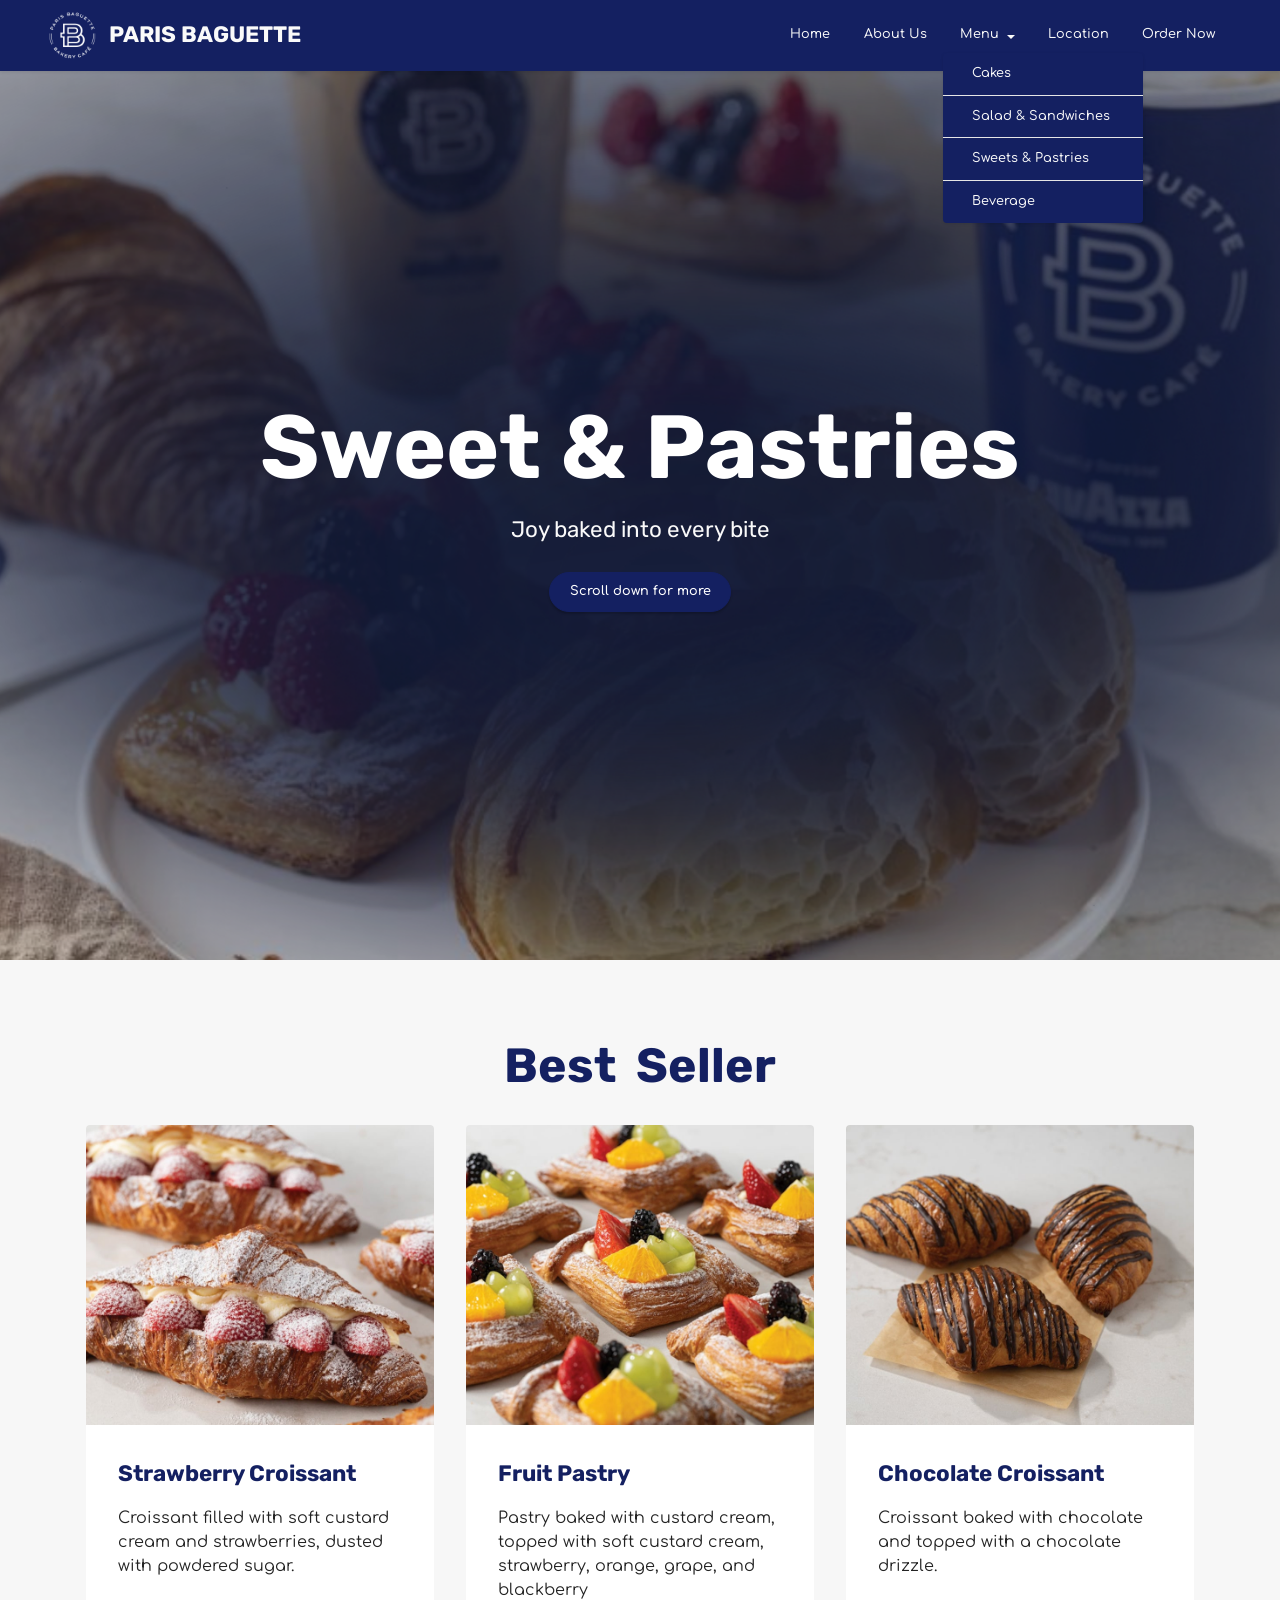
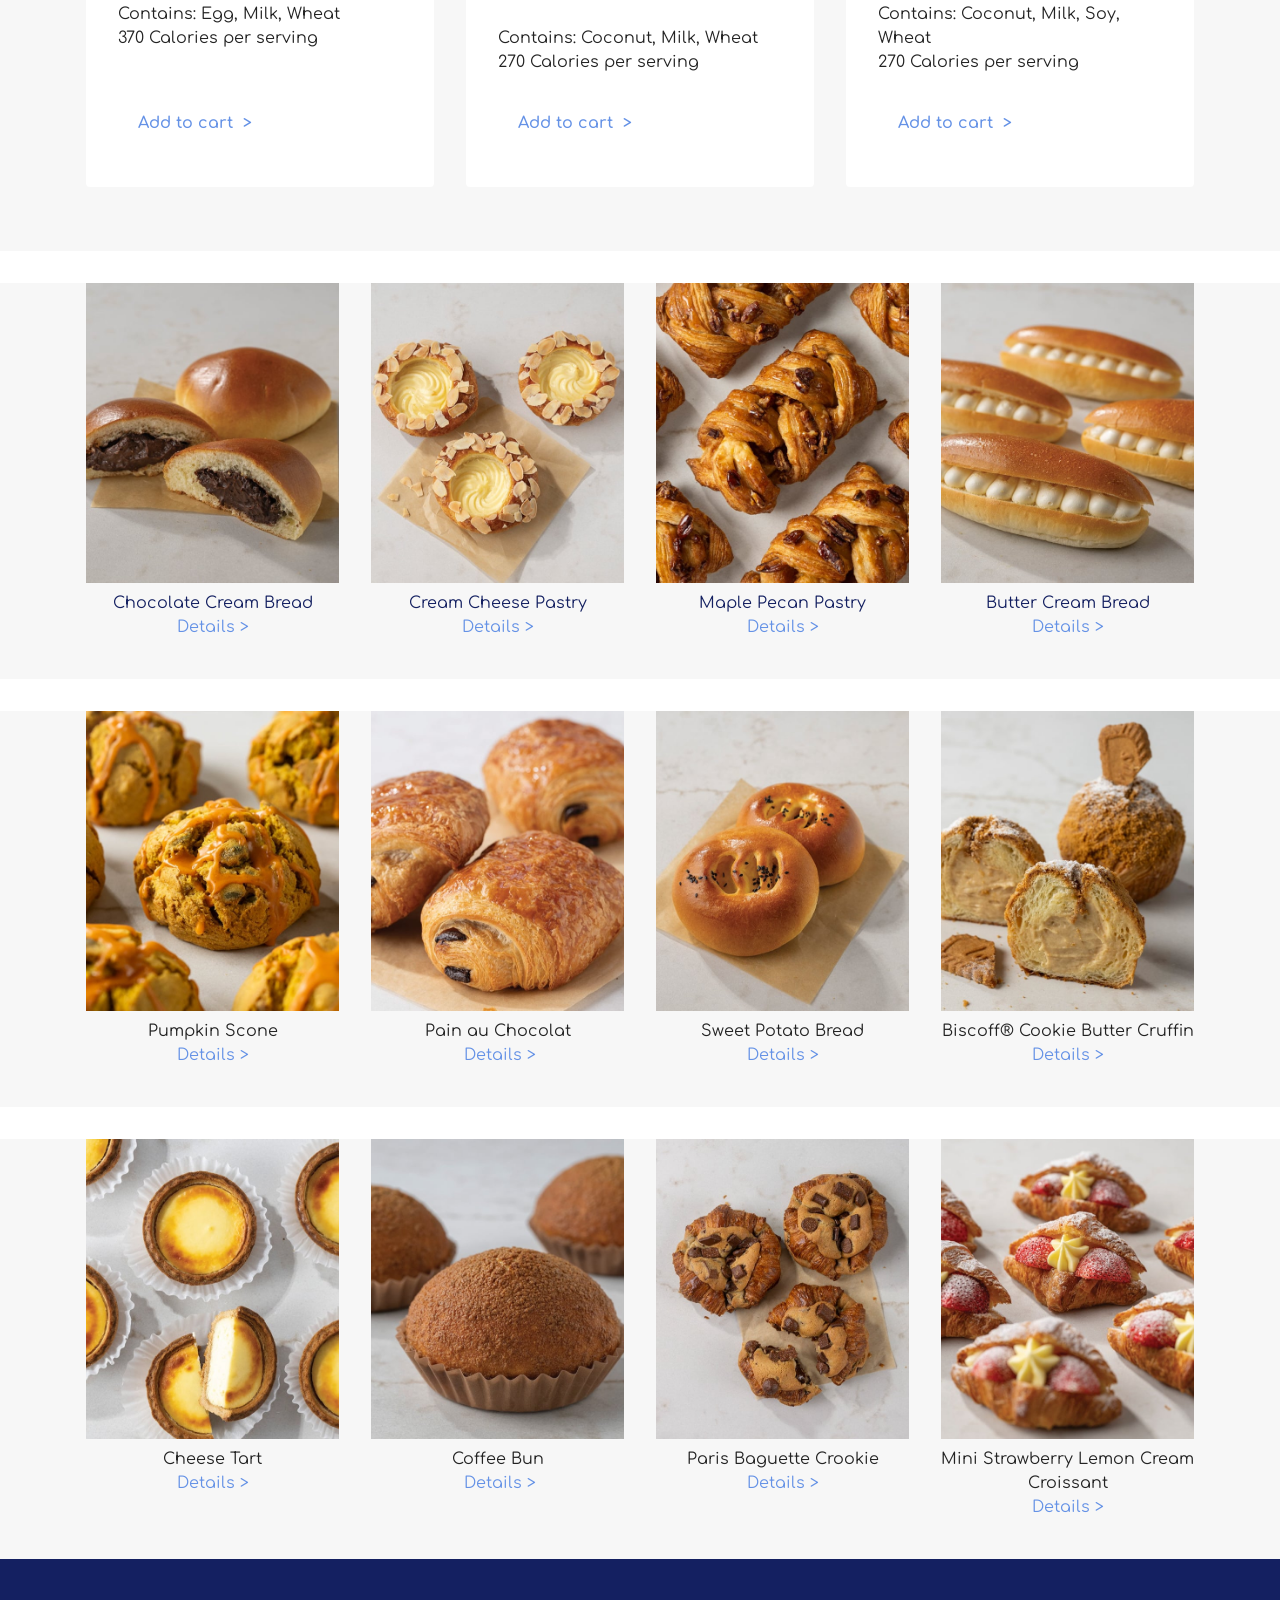
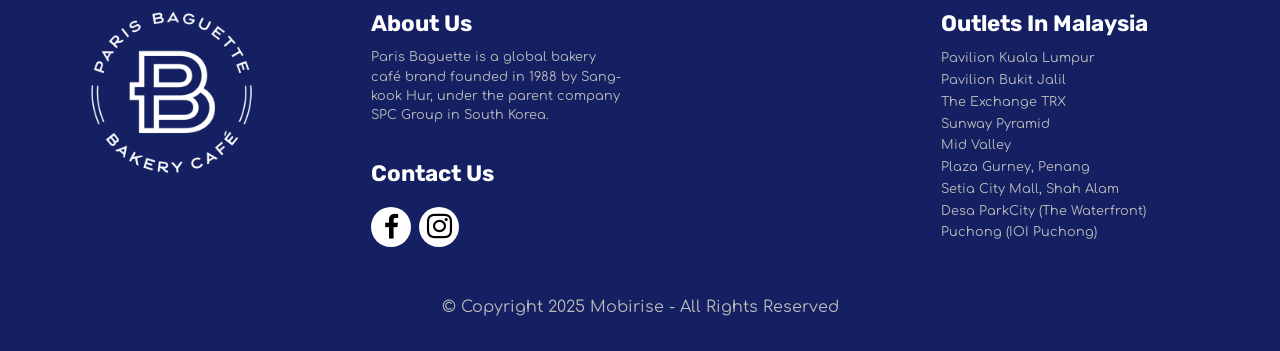
<file: page7.html>
<!DOCTYPE html>
<html  >
<head>
  <!-- Site made with Mobirise Website Builder v6.1.4, https://mobirise.com -->
  <meta charset="UTF-8">
  <meta http-equiv="X-UA-Compatible" content="IE=edge">
  <meta name="generator" content="Mobirise v6.1.4, mobirise.com">
  <meta name="viewport" content="width=device-width, initial-scale=1, minimum-scale=1">
  <link rel="shortcut icon" href="assets/images/untitled20design-80x80.png" type="image/x-icon">
  <meta name="description" content="">
  
  
  <title>sweet &amp; pastries</title>
  <link rel="stylesheet" href="assets/web/assets/mobirise-icons2/mobirise2.css">
  <link rel="stylesheet" href="assets/bootstrap/css/bootstrap.min.css">
  <link rel="stylesheet" href="assets/parallax/jarallax.css">
  <link rel="stylesheet" href="assets/animatecss/animate.css">
  <link rel="stylesheet" href="assets/dropdown/css/style.css">
  <link rel="stylesheet" href="assets/socicon/css/styles.css">
  <link rel="stylesheet" href="assets/theme/css/style.css">
  <link rel="preload" href="https://fonts.googleapis.com/css?family=Rubik:300,400,500,600,700,800,900,300i,400i,500i,600i,700i,800i,900i&display=swap" as="style" onload="this.onload=null;this.rel='stylesheet'">
  <noscript><link rel="stylesheet" href="https://fonts.googleapis.com/css?family=Rubik:300,400,500,600,700,800,900,300i,400i,500i,600i,700i,800i,900i&display=swap"></noscript>
  <link rel="preload" href="https://fonts.googleapis.com/css?family=Comfortaa:300,400,500,600,700&display=swap" as="style" onload="this.onload=null;this.rel='stylesheet'">
  <noscript><link rel="stylesheet" href="https://fonts.googleapis.com/css?family=Comfortaa:300,400,500,600,700&display=swap"></noscript>
  <link rel="preload" as="style" href="assets/mobirise/css/mbr-additional.css?v=J22vN0"><link rel="stylesheet" href="assets/mobirise/css/mbr-additional.css?v=J22vN0" type="text/css">

  
  
  
</head>
<body>
  
  <section data-bs-version="5.1" class="menu menu2 cid-uZ14LJiYyO" once="menu" id="menu2-1q">
    
    <nav class="navbar navbar-dropdown navbar-fixed-top navbar-expand-lg">
        <div class="container-fluid">
            <div class="navbar-brand">
                <span class="navbar-logo">
                    <a href="index.html">
                        <img src="assets/images/untitled20design-80x80.png" alt="Mobirise Website Builder" style="height: 3rem;">
                    </a>
                </span>
                <span class="navbar-caption-wrap"><a class="navbar-caption text-white text-primary display-5" href="index.html">PARIS BAGUETTE</a></span>
            </div>
            <button class="navbar-toggler" type="button" data-toggle="collapse" data-bs-toggle="collapse" data-target="#navbarSupportedContent" data-bs-target="#navbarSupportedContent" aria-controls="navbarNavAltMarkup" aria-expanded="false" aria-label="Toggle navigation">
                <div class="hamburger">
                    <span></span>
                    <span></span>
                    <span></span>
                    <span></span>
                </div>
            </button>
            <div class="collapse navbar-collapse" id="navbarSupportedContent">
                <ul class="navbar-nav nav-dropdown nav-right" data-app-modern-menu="true"><li class="nav-item"><a class="nav-link link text-white text-primary display-4" href="index.html">Home</a></li>
                    <li class="nav-item"><a class="nav-link link text-white text-primary display-4" href="aboutus.html">About Us</a></li>
                    <li class="nav-item dropdown"><a class="nav-link link text-white dropdown-toggle show display-4" href="https://mobiri.se" data-toggle="dropdown-submenu" data-bs-toggle="dropdown" data-bs-auto-close="outside" aria-expanded="false">Menu</a><div class="dropdown-menu show" aria-labelledby="dropdown-866" data-bs-popper="none"><a class="text-white dropdown-item text-primary display-4" href="menu.html">Cakes</a><a class="text-white dropdown-item text-primary display-4" href="page6.html">Salad &amp; Sandwiches&nbsp;</a><a class="text-white show dropdown-item text-primary display-4" href="page7.html">Sweets &amp; Pastries</a><a class="text-white show dropdown-item display-4" href="https://mobiri.se">Beverage</a></div></li><li class="nav-item"><a class="nav-link link text-white text-primary display-4" href="location.html">Location</a></li><li class="nav-item"><a class="nav-link link text-white text-primary display-4" href="ordernow.html" target="_blank">Order Now</a></li></ul>
                
                
            </div>
        </div>
    </nav>
</section>

<section data-bs-version="5.1" class="header6 cid-uZ14LJESDv mbr-fullscreen mbr-parallax-background" id="header6-1r">

    

    
    <div class="mbr-overlay" style="opacity: 0.1; background-color: rgb(35, 35, 35);"></div>

    <div class="align-center container">
        <div class="row justify-content-center">
            <div class="col-12 col-lg-10">
                <h1 class="mbr-section-title mbr-fonts-style mbr-white mb-3 display-1"><strong>Sweet &amp; Pastries</strong></h1>
                
                <p class="mbr-text mbr-white mbr-fonts-style display-5">
                     Joy baked into every bite</p>
                <div class="mbr-section-btn mt-3"><a class="btn btn-danger display-4">Scroll down for more</a></div>
            </div>
        </div>
    </div>
</section>

<section data-bs-version="5.1" class="features3 cid-uZ14LJQpAo" id="features3-1s">
    
    
    <div class="container">
        <div class="mbr-section-head">
            <h4 class="mbr-section-title mbr-fonts-style align-center mb-0 display-2"><strong>Best&nbsp; Seller</strong></h4>
            
        </div>
        <div class="row mt-4">
            <div class="item features-image col-12 col-md-6 col-lg-4">
                <div class="item-wrapper">
                    <div class="item-img">
                        <a href="https://parisbaguette.com/product/strawberry-croissant/" target="_blank"><img src="assets/images/2b19e4244134416da5bb5b3844790b64-1032x688.jpg" alt="Mobirise Website Builder"></a>
                    </div>
                    <div class="item-content">
                        <h5 class="item-title mbr-fonts-style display-5"><strong>Strawberry Croissant</strong></h5>
                        
                        <p class="mbr-text mbr-fonts-style mt-3 display-7">Croissant filled with soft custard cream and strawberries, dusted with powdered sugar.
<br>
<br>Contains: Egg, Milk, Wheat<br>370 Calories per serving<br></p>
                    </div>
                    <div class="mbr-section-btn item-footer mt-2"><a href="https://parisbaguette.com/product/strawberry-croissant/" class="btn item-btn btn-info-outline display-7" target="_blank">Add to cart&nbsp; &gt;</a></div>
                </div>
            </div>
            <div class="item features-image col-12 col-md-6 col-lg-4">
                <div class="item-wrapper">
                    <div class="item-img">
                        <a href="https://parisbaguette.com/product/strawberry-soft-cream-cake/" target="_blank"><img src="assets/images/b17ac3980c604fdc88304dd4c04be41f.jpgautoformat2ccompressq60cstinysrgbw1200h800fitfillfmpng32bgtransparentsbf430d27c2e9850eb6e62cfb4a523003-1032x688.jpg" alt="Mobirise Website Builder"></a>
                    </div>
                    <div class="item-content">
                        <h5 class="item-title mbr-fonts-style display-5"><strong>Fruit Pastry</strong></h5>
                        
                        <p class="mbr-text mbr-fonts-style mt-3 display-7">Pastry baked with custard cream, topped with soft custard cream, strawberry, orange, grape, and blackberry
<br>
<br>Contains: Coconut, Milk, Wheat<br>270 Calories per serving<br></p>
                    </div>
                    <div class="mbr-section-btn item-footer mt-2"><a href="https://parisbaguette.com/product/fruit-pastry/" class="btn item-btn btn-primary-outline display-7" target="_blank">Add to cart&nbsp; &gt;</a></div>
                </div>
            </div>
            <div class="item features-image col-12 col-md-6 col-lg-4">
                <div class="item-wrapper">
                    <div class="item-img">
                        <a href="https://www.parisbaguette.com.sg/product/signature-pastry-sandwich-box/" target="_blank"><img src="assets/images/eaccfb883f314dfdbe4855d42f224d35-1032x688.jpg" alt="Mobirise Website Builder"></a>
                    </div>
                    <div class="item-content">
                        <h5 class="item-title mbr-fonts-style display-5"><strong>Chocolate Croissant</strong></h5>
                        
                        <p class="mbr-text mbr-fonts-style mt-3 display-7">Croissant baked with chocolate and topped with a chocolate drizzle.
<br>
<br>Contains: Coconut, Milk, Soy, Wheat<br>270 Calories per serving<br></p>
                    </div>
                    <div class="mbr-section-btn item-footer mt-2"><a href="https://parisbaguette.com/product/cappuccino-cake/" class="btn item-btn btn-primary-outline display-7" target="_blank">Add to cart&nbsp; &gt;</a></div>
                </div>
            </div>
        </div>
    </div>
</section>

<section data-bs-version="5.1" class="gallery5 mbr-gallery cid-uZ14LK7Stb" id="gallery5-1t">
    

    
    

    <div class="container">
        
        <div class="row mbr-gallery mt-4">
            <div class="col-12 col-md-6 col-lg-3 item gallery-image">
                <div class="item-wrapper" data-toggle="modal" data-bs-toggle="modal" data-target="#uZ18Xd3T2x-modal" data-bs-target="#uZ18Xd3T2x-modal">
                    <img class="w-100" src="assets/images/d272a3afe6ab4bb98986703f82743aa9-1032x688.jpg" alt="Mobirise Website Builder" data-slide-to="0" data-bs-slide-to="0" data-target="#lb-uZ18Xd3T2x" data-bs-target="#lb-uZ18Xd3T2x">
                    <div class="icon-wrapper">
                        <span class="mobi-mbri mobi-mbri-search mbr-iconfont mbr-iconfont-btn"></span>
                    </div>
                </div>
                <h6 class="mbr-item-subtitle mbr-fonts-style align-center mb-2 mt-2 display-7"><div>Chocolate Cream Bread</div><a href="https://parisbaguette.com/product/ny-style-cheesecake/" class="text-primary" target="_blank"></a><a href="https://parisbaguette.com/product/chocolate-cream-bread/" class="text-primary" target="_blank">Details </a><em><a href="https://parisbaguette.com/product/chocolate-cream-bread/" class="text-primary" target="_blank">&gt;</a></em></h6>
            </div>
            <div class="col-12 col-md-6 col-lg-3 item gallery-image">
                <div class="item-wrapper" data-toggle="modal" data-bs-toggle="modal" data-target="#uZ18Xd3T2x-modal" data-bs-target="#uZ18Xd3T2x-modal">
                    <img class="w-100" src="assets/images/cbd7e42a15fd40a9bca9a014328529c5-1032x688.jpg" alt="Mobirise Website Builder" data-slide-to="1" data-bs-slide-to="1" data-target="#lb-uZ18Xd3T2x" data-bs-target="#lb-uZ18Xd3T2x">
                    <div class="icon-wrapper">
                        <span class="mobi-mbri mobi-mbri-search mbr-iconfont mbr-iconfont-btn"></span>
                    </div>
                </div>
                <h6 class="mbr-item-subtitle mbr-fonts-style align-center mb-2 mt-2 display-7">Cream Cheese Pastry<br><a href="https://parisbaguette.com/product/cream-cheese-pastry/" class="text-primary" target="_blank">Details &gt;</a></h6>
            </div>
            <div class="col-12 col-md-6 col-lg-3 item gallery-image">
                <div class="item-wrapper" data-toggle="modal" data-bs-toggle="modal" data-target="#uZ18Xd3T2x-modal" data-bs-target="#uZ18Xd3T2x-modal">
                    <img class="w-100" src="assets/images/d47cfb2d4f5a4b80ac0831e244b849d4-1032x688.jpg" alt="Mobirise Website Builder" data-slide-to="2" data-bs-slide-to="2" data-target="#lb-uZ18Xd3T2x" data-bs-target="#lb-uZ18Xd3T2x">
                    <div class="icon-wrapper">
                        <span class="mobi-mbri mobi-mbri-search mbr-iconfont mbr-iconfont-btn"></span>
                    </div>
                </div>
                <h6 class="mbr-item-subtitle mbr-fonts-style align-center mb-2 mt-2 display-7">Maple Pecan Pastry<br><a href="https://parisbaguette.com/product/maple-pecan-pastry/" class="text-primary" target="_blank">Details &gt;</a></h6>
            </div>
            <div class="col-12 col-md-6 col-lg-3 item gallery-image">
                <div class="item-wrapper" data-toggle="modal" data-bs-toggle="modal" data-target="#uZ18Xd3T2x-modal" data-bs-target="#uZ18Xd3T2x-modal">
                    <img class="w-100" src="assets/images/06715a94d3de49778c95911f35a59598-1032x688.jpg" alt="Mobirise Website Builder" data-slide-to="3" data-bs-slide-to="3" data-target="#lb-uZ18Xd3T2x" data-bs-target="#lb-uZ18Xd3T2x">
                    <div class="icon-wrapper">
                        <span class="mobi-mbri mobi-mbri-search mbr-iconfont mbr-iconfont-btn"></span>
                    </div>
                </div>
                <h6 class="mbr-item-subtitle mbr-fonts-style align-center mb-2 mt-2 display-7">Butter Cream Bread<br><a href="https://parisbaguette.com/product/butter-cream-bread/" class="text-primary" target="_blank">Details &gt;</a></h6>
            </div>
        </div>

        <div class="modal mbr-slider" tabindex="-1" role="dialog" aria-hidden="true" id="uZ18Xd3T2x-modal">
            <div class="modal-dialog" role="document">
                <div class="modal-content">
                    <div class="modal-body">
                        <div class="carousel slide carousel-fade" id="lb-uZ18Xd3T2x" data-interval="10000" data-bs-interval="10000">
                            <div class="carousel-inner">
                                <div class="carousel-item active">
                                    <img class="d-block w-100" src="assets/images/d272a3afe6ab4bb98986703f82743aa9-1032x688.jpg" alt="Mobirise Website Builder">
                                </div>
                                <div class="carousel-item">
                                    <img class="d-block w-100" src="assets/images/cbd7e42a15fd40a9bca9a014328529c5-1032x688.jpg" alt="Mobirise Website Builder">
                                </div>
                                <div class="carousel-item">
                                    <img class="d-block w-100" src="assets/images/d47cfb2d4f5a4b80ac0831e244b849d4-1032x688.jpg" alt="Mobirise Website Builder">
                                </div>
                                <div class="carousel-item">
                                    <img class="d-block w-100" src="assets/images/06715a94d3de49778c95911f35a59598-1032x688.jpg" alt="Mobirise Website Builder">
                                </div>
                            </div>
                            <ol class="carousel-indicators">
                                <li data-slide-to="0" data-bs-slide-to="0" class="active" data-target="#lb-uZ18Xd3T2x" data-bs-target="#lb-uZ18Xd3T2x"></li>
                                <li data-slide-to="1" data-bs-slide-to="1" data-target="#lb-uZ18Xd3T2x" data-bs-target="#lb-uZ18Xd3T2x"></li>
                                <li data-slide-to="2" data-bs-slide-to="2" data-target="#lb-uZ18Xd3T2x" data-bs-target="#lb-uZ18Xd3T2x"></li>
                                <li data-slide-to="3" data-bs-slide-to="3" data-target="#lb-uZ18Xd3T2x" data-bs-target="#lb-uZ18Xd3T2x"></li>
                            </ol>
                            <a role="button" href="" class="close" data-dismiss="modal" data-bs-dismiss="modal" aria-label="Close">
                            </a>
                            <a class="carousel-control-prev carousel-control" role="button" data-slide="prev" data-bs-slide="prev" href="#lb-uZ18Xd3T2x">
                                <span class="mobi-mbri mobi-mbri-arrow-prev" aria-hidden="true"></span>
                                <span class="sr-only visually-hidden">Previous</span>
                            </a>
                            <a class="carousel-control-next carousel-control" role="button" data-slide="next" data-bs-slide="next" href="#lb-uZ18Xd3T2x">
                                <span class="mobi-mbri mobi-mbri-arrow-next" aria-hidden="true"></span>
                                <span class="sr-only visually-hidden">Next</span>
                            </a>
                        </div>
                    </div>
                </div>
            </div>
        </div>
    </div>
</section>

<section data-bs-version="5.1" class="gallery5 mbr-gallery cid-uZ14LKsJJR" id="gallery5-1u">
    

    
    

    <div class="container">
        
        <div class="row mbr-gallery mt-4">
            <div class="col-12 col-md-6 col-lg-3 item gallery-image">
                <div class="item-wrapper" data-toggle="modal" data-bs-toggle="modal" data-target="#uZ18XdiJ3O-modal" data-bs-target="#uZ18XdiJ3O-modal">
                    <img class="w-100" src="assets/images/87ec8b48a53c41a0b5e3b34c0f034288-1032x688.jpg" alt="Mobirise Website Builder" data-slide-to="0" data-bs-slide-to="0" data-target="#lb-uZ18XdiJ3O" data-bs-target="#lb-uZ18XdiJ3O">
                    <div class="icon-wrapper">
                        <span class="mobi-mbri mobi-mbri-search mbr-iconfont mbr-iconfont-btn"></span>
                    </div>
                </div>
                <h6 class="mbr-item-subtitle mbr-fonts-style align-center mb-2 mt-2 display-7">Pumpkin Scone<br><a href="https://parisbaguette.com/product/pumpkin-scone/" class="text-primary" target="_blank">Details &gt;</a></h6>
            </div>
            <div class="col-12 col-md-6 col-lg-3 item gallery-image">
                <div class="item-wrapper" data-toggle="modal" data-bs-toggle="modal" data-target="#uZ18XdiJ3O-modal" data-bs-target="#uZ18XdiJ3O-modal">
                    <img class="w-100" src="assets/images/5e0d8bb6a2804c3bb837356ed653a261-1032x688.jpg" alt="Mobirise Website Builder" data-slide-to="1" data-bs-slide-to="1" data-target="#lb-uZ18XdiJ3O" data-bs-target="#lb-uZ18XdiJ3O">
                    <div class="icon-wrapper">
                        <span class="mobi-mbri mobi-mbri-search mbr-iconfont mbr-iconfont-btn"></span>
                    </div>
                </div>
                <h6 class="mbr-item-subtitle mbr-fonts-style align-center mb-2 mt-2 display-7">Pain au Chocolat<br>&nbsp;<a href="https://parisbaguette.com/product/pain-au-chocolat/" class="text-primary" target="_blank">Details &gt;</a></h6>
            </div>
            <div class="col-12 col-md-6 col-lg-3 item gallery-image">
                <div class="item-wrapper" data-toggle="modal" data-bs-toggle="modal" data-target="#uZ18XdiJ3O-modal" data-bs-target="#uZ18XdiJ3O-modal">
                    <img class="w-100" src="assets/images/4abb4287fa034d8b955b090a6a583993-1032x688.jpg" alt="Mobirise Website Builder" data-slide-to="2" data-bs-slide-to="2" data-target="#lb-uZ18XdiJ3O" data-bs-target="#lb-uZ18XdiJ3O">
                    <div class="icon-wrapper">
                        <span class="mobi-mbri mobi-mbri-search mbr-iconfont mbr-iconfont-btn"></span>
                    </div>
                </div>
                <h6 class="mbr-item-subtitle mbr-fonts-style align-center mb-2 mt-2 display-7"><div><span style="font-size: calc(1rem + 0 * ((100vw - 20rem) / 28));">Sweet Potato Bread</span><br></div><a href="https://parisbaguette.com/product/sweet-potato-bread/" class="text-primary" target="_blank">Details &gt;</a></h6>
            </div>
            <div class="col-12 col-md-6 col-lg-3 item gallery-image">
                <div class="item-wrapper" data-toggle="modal" data-bs-toggle="modal" data-target="#uZ18XdiJ3O-modal" data-bs-target="#uZ18XdiJ3O-modal">
                    <img class="w-100" src="assets/images/372d1c4aa79e46ca93359b4dd7a50dd8-1032x688.jpg" alt="Mobirise Website Builder" data-slide-to="3" data-bs-slide-to="3" data-target="#lb-uZ18XdiJ3O" data-bs-target="#lb-uZ18XdiJ3O">
                    <div class="icon-wrapper">
                        <span class="mobi-mbri mobi-mbri-search mbr-iconfont mbr-iconfont-btn"></span>
                    </div>
                </div>
                <h6 class="mbr-item-subtitle mbr-fonts-style align-center mb-2 mt-2 display-7">Biscoff® Cookie Butter Cruffin<br><a href="https://parisbaguette.com/product/biscoff-cookie-butter-cruffin/" class="text-primary" target="_blank">Details &gt;</a></h6>
            </div>
        </div>

        <div class="modal mbr-slider" tabindex="-1" role="dialog" aria-hidden="true" id="uZ18XdiJ3O-modal">
            <div class="modal-dialog" role="document">
                <div class="modal-content">
                    <div class="modal-body">
                        <div class="carousel slide carousel-fade" id="lb-uZ18XdiJ3O" data-interval="5000" data-bs-interval="5000">
                            <div class="carousel-inner">
                                <div class="carousel-item active">
                                    <img class="d-block w-100" src="assets/images/87ec8b48a53c41a0b5e3b34c0f034288-1032x688.jpg" alt="Mobirise Website Builder">
                                </div>
                                <div class="carousel-item">
                                    <img class="d-block w-100" src="assets/images/5e0d8bb6a2804c3bb837356ed653a261-1032x688.jpg" alt="Mobirise Website Builder">
                                </div>
                                <div class="carousel-item">
                                    <img class="d-block w-100" src="assets/images/4abb4287fa034d8b955b090a6a583993-1032x688.jpg" alt="Mobirise Website Builder">
                                </div>
                                <div class="carousel-item">
                                    <img class="d-block w-100" src="assets/images/372d1c4aa79e46ca93359b4dd7a50dd8-1032x688.jpg" alt="Mobirise Website Builder">
                                </div>
                            </div>
                            <ol class="carousel-indicators">
                                <li data-slide-to="0" data-bs-slide-to="0" class="active" data-target="#lb-uZ18XdiJ3O" data-bs-target="#lb-uZ18XdiJ3O"></li>
                                <li data-slide-to="1" data-bs-slide-to="1" data-target="#lb-uZ18XdiJ3O" data-bs-target="#lb-uZ18XdiJ3O"></li>
                                <li data-slide-to="2" data-bs-slide-to="2" data-target="#lb-uZ18XdiJ3O" data-bs-target="#lb-uZ18XdiJ3O"></li>
                                <li data-slide-to="3" data-bs-slide-to="3" data-target="#lb-uZ18XdiJ3O" data-bs-target="#lb-uZ18XdiJ3O"></li>
                            </ol>
                            <a role="button" href="" class="close" data-dismiss="modal" data-bs-dismiss="modal" aria-label="Close">
                            </a>
                            <a class="carousel-control-prev carousel-control" role="button" data-slide="prev" data-bs-slide="prev" href="#lb-uZ18XdiJ3O">
                                <span class="mobi-mbri mobi-mbri-arrow-prev" aria-hidden="true"></span>
                                <span class="sr-only visually-hidden">Previous</span>
                            </a>
                            <a class="carousel-control-next carousel-control" role="button" data-slide="next" data-bs-slide="next" href="#lb-uZ18XdiJ3O">
                                <span class="mobi-mbri mobi-mbri-arrow-next" aria-hidden="true"></span>
                                <span class="sr-only visually-hidden">Next</span>
                            </a>
                        </div>
                    </div>
                </div>
            </div>
        </div>
    </div>
</section>

<section data-bs-version="5.1" class="gallery5 mbr-gallery cid-uZ17VhQwXe" id="gallery5-1w">
    

    
    

    <div class="container">
        
        <div class="row mbr-gallery mt-4">
            <div class="col-12 col-md-6 col-lg-3 item gallery-image">
                <div class="item-wrapper" data-toggle="modal" data-bs-toggle="modal" data-target="#uZ18XdwTYI-modal" data-bs-target="#uZ18XdwTYI-modal">
                    <img class="w-100" src="assets/images/3578cab057cc4de885cd0a9973636dfa-1032x688.jpg" alt="Mobirise Website Builder" data-slide-to="0" data-bs-slide-to="0" data-target="#lb-uZ18XdwTYI" data-bs-target="#lb-uZ18XdwTYI">
                    <div class="icon-wrapper">
                        <span class="mobi-mbri mobi-mbri-search mbr-iconfont mbr-iconfont-btn"></span>
                    </div>
                </div>
                <h6 class="mbr-item-subtitle mbr-fonts-style align-center mb-2 mt-2 display-7">Cheese Tart<br><a href="https://parisbaguette.com/product/cheese-tart/" class="text-primary" target="_blank">Details &gt;</a></h6>
            </div>
            <div class="col-12 col-md-6 col-lg-3 item gallery-image">
                <div class="item-wrapper" data-toggle="modal" data-bs-toggle="modal" data-target="#uZ18XdwTYI-modal" data-bs-target="#uZ18XdwTYI-modal">
                    <img class="w-100" src="assets/images/fa4a7773f0d04316bc7dff642e420107-1032x688.jpg" alt="Mobirise Website Builder" data-slide-to="1" data-bs-slide-to="1" data-target="#lb-uZ18XdwTYI" data-bs-target="#lb-uZ18XdwTYI">
                    <div class="icon-wrapper">
                        <span class="mobi-mbri mobi-mbri-search mbr-iconfont mbr-iconfont-btn"></span>
                    </div>
                </div>
                <h6 class="mbr-item-subtitle mbr-fonts-style align-center mb-2 mt-2 display-7"><div><span style="font-size: calc(1rem + 0 * ((100vw - 20rem) / 28));">Coffee Bun</span><br></div>&nbsp;<a href="https://parisbaguette.com/product/coffee-bun/" class="text-primary" target="_blank">Details &gt;</a></h6>
            </div>
            <div class="col-12 col-md-6 col-lg-3 item gallery-image">
                <div class="item-wrapper" data-toggle="modal" data-bs-toggle="modal" data-target="#uZ18XdwTYI-modal" data-bs-target="#uZ18XdwTYI-modal">
                    <img class="w-100" src="assets/images/4a9ed0a71adf4e61a0aa1b8d784d98ed-1032x688.jpg" alt="Mobirise Website Builder" data-slide-to="2" data-bs-slide-to="2" data-target="#lb-uZ18XdwTYI" data-bs-target="#lb-uZ18XdwTYI">
                    <div class="icon-wrapper">
                        <span class="mobi-mbri mobi-mbri-search mbr-iconfont mbr-iconfont-btn"></span>
                    </div>
                </div>
                <h6 class="mbr-item-subtitle mbr-fonts-style align-center mb-2 mt-2 display-7"><div>Paris Baguette Crookie</div><a href="https://parisbaguette.com/product/paris-baguette-crookie/" class="text-primary" target="_blank">Details &gt;</a></h6>
            </div>
            <div class="col-12 col-md-6 col-lg-3 item gallery-image">
                <div class="item-wrapper" data-toggle="modal" data-bs-toggle="modal" data-target="#uZ18XdwTYI-modal" data-bs-target="#uZ18XdwTYI-modal">
                    <img class="w-100" src="assets/images/03cae29c7d894dbe961c370c8162d759-2-1032x688.jpg" alt="Mobirise Website Builder" data-slide-to="3" data-bs-slide-to="3" data-target="#lb-uZ18XdwTYI" data-bs-target="#lb-uZ18XdwTYI">
                    <div class="icon-wrapper">
                        <span class="mobi-mbri mobi-mbri-search mbr-iconfont mbr-iconfont-btn"></span>
                    </div>
                </div>
                <h6 class="mbr-item-subtitle mbr-fonts-style align-center mb-2 mt-2 display-7">Mini Strawberry Lemon Cream Croissant<br><a href="https://parisbaguette.com/product/mini-strawberry-lemon-cream-croissant/" class="text-primary" target="_blank">Details &gt;</a></h6>
            </div>
        </div>

        <div class="modal mbr-slider" tabindex="-1" role="dialog" aria-hidden="true" id="uZ18XdwTYI-modal">
            <div class="modal-dialog" role="document">
                <div class="modal-content">
                    <div class="modal-body">
                        <div class="carousel slide carousel-fade" id="lb-uZ18XdwTYI" data-interval="5000" data-bs-interval="5000">
                            <div class="carousel-inner">
                                <div class="carousel-item active">
                                    <img class="d-block w-100" src="assets/images/3578cab057cc4de885cd0a9973636dfa-1032x688.jpg" alt="Mobirise Website Builder">
                                </div>
                                <div class="carousel-item">
                                    <img class="d-block w-100" src="assets/images/fa4a7773f0d04316bc7dff642e420107-1032x688.jpg" alt="Mobirise Website Builder">
                                </div>
                                <div class="carousel-item">
                                    <img class="d-block w-100" src="assets/images/4a9ed0a71adf4e61a0aa1b8d784d98ed-1032x688.jpg" alt="Mobirise Website Builder">
                                </div>
                                <div class="carousel-item">
                                    <img class="d-block w-100" src="assets/images/03cae29c7d894dbe961c370c8162d759-2-1032x688.jpg" alt="Mobirise Website Builder">
                                </div>
                            </div>
                            <ol class="carousel-indicators">
                                <li data-slide-to="0" data-bs-slide-to="0" class="active" data-target="#lb-uZ18XdwTYI" data-bs-target="#lb-uZ18XdwTYI"></li>
                                <li data-slide-to="1" data-bs-slide-to="1" data-target="#lb-uZ18XdwTYI" data-bs-target="#lb-uZ18XdwTYI"></li>
                                <li data-slide-to="2" data-bs-slide-to="2" data-target="#lb-uZ18XdwTYI" data-bs-target="#lb-uZ18XdwTYI"></li>
                                <li data-slide-to="3" data-bs-slide-to="3" data-target="#lb-uZ18XdwTYI" data-bs-target="#lb-uZ18XdwTYI"></li>
                            </ol>
                            <a role="button" href="" class="close" data-dismiss="modal" data-bs-dismiss="modal" aria-label="Close">
                            </a>
                            <a class="carousel-control-prev carousel-control" role="button" data-slide="prev" data-bs-slide="prev" href="#lb-uZ18XdwTYI">
                                <span class="mobi-mbri mobi-mbri-arrow-prev" aria-hidden="true"></span>
                                <span class="sr-only visually-hidden">Previous</span>
                            </a>
                            <a class="carousel-control-next carousel-control" role="button" data-slide="next" data-bs-slide="next" href="#lb-uZ18XdwTYI">
                                <span class="mobi-mbri mobi-mbri-arrow-next" aria-hidden="true"></span>
                                <span class="sr-only visually-hidden">Next</span>
                            </a>
                        </div>
                    </div>
                </div>
            </div>
        </div>
    </div>
</section>

<section data-bs-version="5.1" class="footer4 cid-uZ14LKMN6Z" once="footers" id="footer4-1v">

    

    
    
    <div class="container">
        <div class="row mbr-white">
            <div class="col-6 col-lg-3">
                <div class="media-wrap col-md-8 col-12">
                    <a href="https://mobiri.se/">
                        <img src="assets/images/untitled-design-5.png" alt="Mobirise Website Builder">
                    </a>
                </div>
            </div>
            <div class="col-12 col-md-6 col-lg-3">
                <h5 class="mbr-section-subtitle mbr-fonts-style mb-2 display-5">
                    <strong>About Us</strong></h5>
                <p class="mbr-text mbr-fonts-style mb-4 display-4">Paris Baguette is a global bakery café brand founded in 1988 by Sang-kook Hur, under the parent company SPC Group&nbsp;in&nbsp;South&nbsp;Korea.</p>
                <h5 class="mbr-section-subtitle mbr-fonts-style mb-3 display-5"><strong>Contact Us</strong></h5>
                <div class="social-row display-7">
                    <div class="soc-item">
                        <a href="https://www.facebook.com/my.parisbaguette/" target="_blank">
                            <span class="mbr-iconfont socicon-facebook socicon" style="font-size: 25px;"></span>
                        </a>
                    </div>
                    <div class="soc-item">
                        <a href="https://www.instagram.com/parisbaguette_my/?hl=en" target="_blank">
                            <span class="mbr-iconfont socicon-instagram socicon" style="font-size: 25px;"></span>
                        </a>
                    </div>
                    
                    
                </div>
            </div>
            <div class="col-12 col-md-6 col-lg-3">
                <h5 class="mbr-section-subtitle mbr-fonts-style mb-2 display-7"><strong>&nbsp;</strong></h5>
                <ul class="list mbr-fonts-style display-4">
                    <li class="mbr-text item-wrap">&nbsp;</li>
                </ul>
            </div>
            <div class="col-12 col-md-6 col-lg-3">
                <h5 class="mbr-section-subtitle mbr-fonts-style mb-2 display-5"><strong>Outlets In Malaysia</strong></h5>
                <ul class="list mbr-fonts-style display-4">
                    <li class="mbr-text item-wrap"><span style="font-size: 0.8rem;">Pavilion Kuala Lumpur</span><br></li><li class="mbr-text item-wrap">Pavilion Bukit Jalil</li><li class="mbr-text item-wrap">The Exchange TRX</li><li class="mbr-text item-wrap">Sunway Pyramid</li><li class="mbr-text item-wrap">Mid Valley</li><li class="mbr-text item-wrap">Plaza Gurney, Penang</li><li class="mbr-text item-wrap">Setia City Mall, Shah Alam</li><li class="mbr-text item-wrap">Desa ParkCity (The Waterfront)</li><li class="mbr-text item-wrap">Puchong (IOI Puchong)</li>
                </ul>
            </div>
            <div class="col-12 mt-4">
                <p class="mbr-text mb-0 mbr-fonts-style copyright align-center display-7">
                    © Copyright 2025 Mobirise - All Rights Reserved
                </p>
            </div>
        </div>
    </div>
</section>  
  
  <input name="animation" type="hidden">
  </body>
</html>
</file>
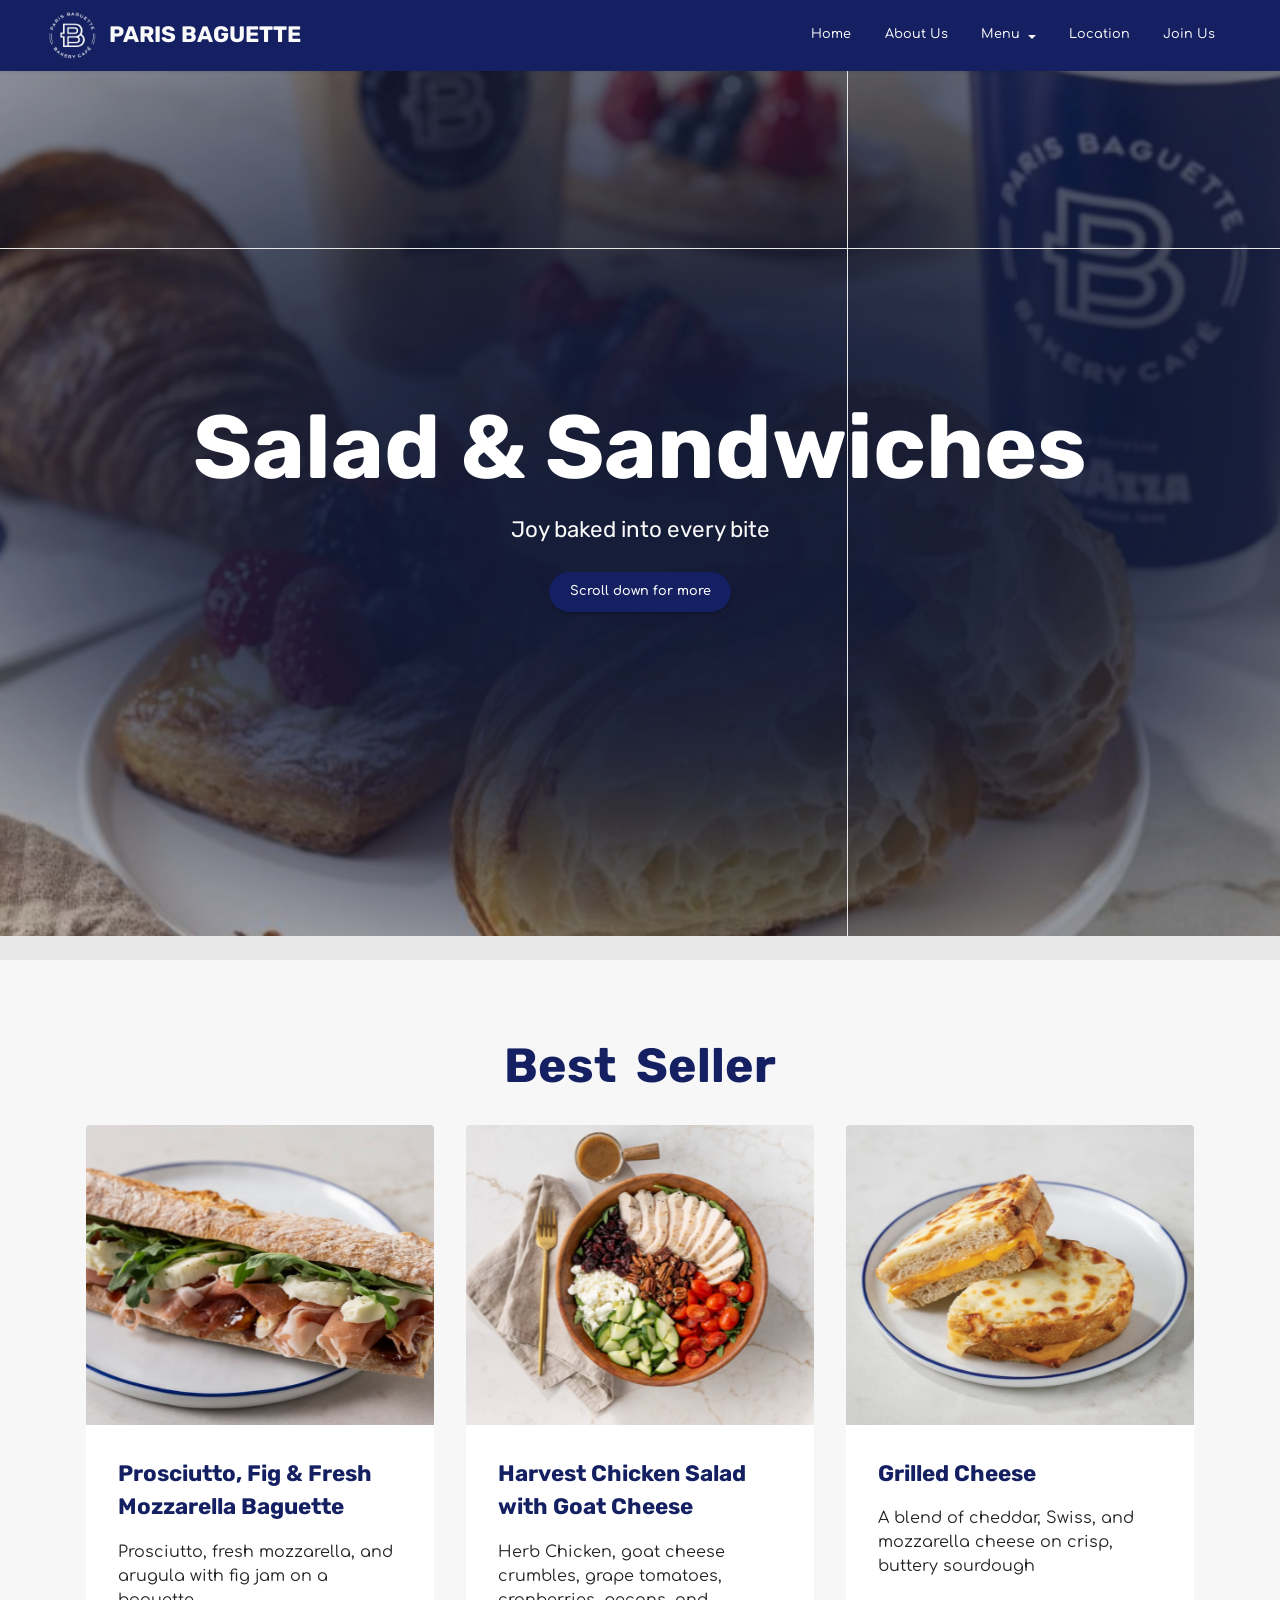
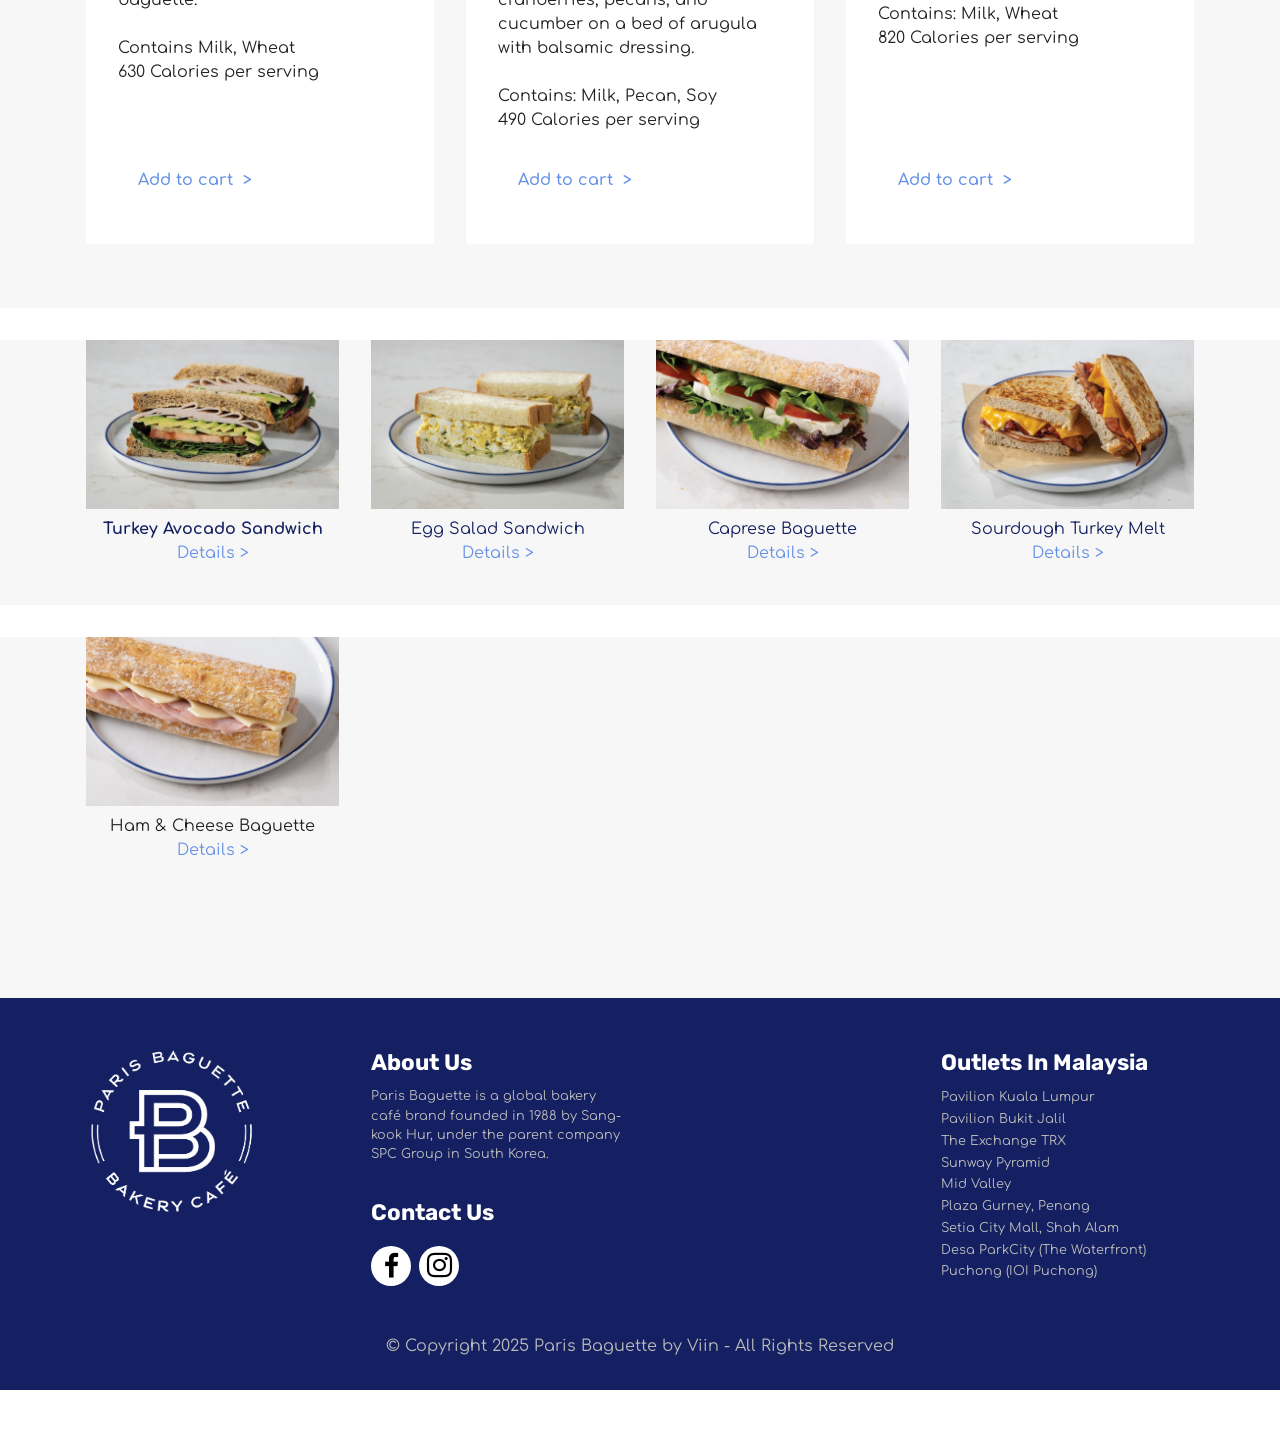
<file: salad.html>
<!DOCTYPE html>
<html  >
<head>
  <!-- Site made with Mobirise Website Builder v6.1.4, https://mobirise.com -->
  <meta charset="UTF-8">
  <meta http-equiv="X-UA-Compatible" content="IE=edge">
  <meta name="generator" content="Mobirise v6.1.4, mobirise.com">
  <meta name="twitter:card" content="summary_large_image"/>
  <meta name="twitter:image:src" content="assets/images/salad-meta.jpg">
  <meta property="og:image" content="assets/images/salad-meta.jpg">
  <meta name="twitter:title" content="Salad">
  <meta name="viewport" content="width=device-width, initial-scale=1, minimum-scale=1">
  <link rel="shortcut icon" href="assets/images/untitled20design-80x80.png" type="image/x-icon">
  <meta name="description" content="At Paris Baguette, freshness meets flavor in every bite. Our salads and sandwiches are made daily with crisp vegetables, artisan bread, and quality ingredients — perfect for a light lunch or a quick, satisfying meal.
From vibrant garden salads to hearty baguette sandwiches, every dish is crafted with care and a touch of Parisian charm.">
  
  
  <title>Salad</title>
  <link rel="stylesheet" href="assets/web/assets/mobirise-icons2/mobirise2.css">
  <link rel="stylesheet" href="assets/bootstrap/css/bootstrap.min.css">
  <link rel="stylesheet" href="assets/parallax/jarallax.css">
  <link rel="stylesheet" href="assets/animatecss/animate.css">
  <link rel="stylesheet" href="assets/dropdown/css/style.css">
  <link rel="stylesheet" href="assets/socicon/css/styles.css">
  <link rel="stylesheet" href="assets/theme/css/style.css">
  <link rel="preload" href="https://fonts.googleapis.com/css?family=Rubik:300,400,500,600,700,800,900,300i,400i,500i,600i,700i,800i,900i&display=swap" as="style" onload="this.onload=null;this.rel='stylesheet'">
  <noscript><link rel="stylesheet" href="https://fonts.googleapis.com/css?family=Rubik:300,400,500,600,700,800,900,300i,400i,500i,600i,700i,800i,900i&display=swap"></noscript>
  <link rel="preload" href="https://fonts.googleapis.com/css?family=Comfortaa:300,400,500,600,700&display=swap" as="style" onload="this.onload=null;this.rel='stylesheet'">
  <noscript><link rel="stylesheet" href="https://fonts.googleapis.com/css?family=Comfortaa:300,400,500,600,700&display=swap"></noscript>
  <link rel="preload" as="style" href="assets/mobirise/css/mbr-additional.css?v=Wql9Sm"><link rel="stylesheet" href="assets/mobirise/css/mbr-additional.css?v=Wql9Sm" type="text/css">

  
  
  
</head>
<body>
  
  <section data-bs-version="5.1" class="menu menu2 cid-uZ110woY5E" once="menu" id="menu2-1k">
    
    <nav class="navbar navbar-dropdown navbar-fixed-top navbar-expand-lg">
        <div class="container-fluid">
            <div class="navbar-brand">
                <span class="navbar-logo">
                    <a href="index.html">
                        <img src="assets/images/untitled20design-80x80.png" alt="Mobirise Website Builder" style="height: 3rem;">
                    </a>
                </span>
                <span class="navbar-caption-wrap"><a class="navbar-caption text-white text-primary display-5" href="index.html">PARIS BAGUETTE</a></span>
            </div>
            <button class="navbar-toggler" type="button" data-toggle="collapse" data-bs-toggle="collapse" data-target="#navbarSupportedContent" data-bs-target="#navbarSupportedContent" aria-controls="navbarNavAltMarkup" aria-expanded="false" aria-label="Toggle navigation">
                <div class="hamburger">
                    <span></span>
                    <span></span>
                    <span></span>
                    <span></span>
                </div>
            </button>
            <div class="collapse navbar-collapse" id="navbarSupportedContent">
                <ul class="navbar-nav nav-dropdown nav-right" data-app-modern-menu="true"><li class="nav-item"><a class="nav-link link text-white text-primary display-4" href="index.html">Home</a></li>
                    <li class="nav-item"><a class="nav-link link text-white text-primary display-4" href="aboutus.html">About Us</a></li>
                    <li class="nav-item dropdown"><a class="nav-link link text-white dropdown-toggle show display-4" href="https://mobiri.se" data-toggle="dropdown-submenu" data-bs-toggle="dropdown" data-bs-auto-close="outside" aria-expanded="false">Menu</a><div class="dropdown-menu show" aria-labelledby="dropdown-866" data-bs-popper="none"><a class="text-white show dropdown-item text-primary display-4" href="sweetnpastries.html">Sweets &amp; Pastries</a><a class="text-white dropdown-item text-primary display-4" href="cake.html">Cakes</a><a class="text-white dropdown-item text-primary display-4" href="salad.html">Salad &amp; Sandwiches&nbsp;</a><a class="text-white show dropdown-item text-primary display-4" href="beverage.html">Beverage</a></div></li><li class="nav-item"><a class="nav-link link text-white text-primary display-4" href="location.html">Location</a></li><li class="nav-item"><a class="nav-link link text-white text-primary display-4" href="joinus.html">Join Us</a></li></ul>
                
                
            </div>
        </div>
    </nav>
</section>

<section data-bs-version="5.1" class="header6 cid-uZ110wR5vJ mbr-fullscreen mbr-parallax-background" id="header6-1l">

    

    
    <div class="mbr-overlay" style="opacity: 0.1; background-color: rgb(35, 35, 35);"></div>

    <div class="align-center container">
        <div class="row justify-content-center">
            <div class="col-12 col-lg-10">
                <h1 class="mbr-section-title mbr-fonts-style mbr-white mb-3 display-1"><strong>Salad&nbsp;</strong><strong>&amp;&nbsp;</strong><strong>Sandwiches</strong></h1>
                
                <p class="mbr-text mbr-white mbr-fonts-style display-5">
                     Joy baked into every bite</p>
                <div class="mbr-section-btn mt-3"><a class="btn btn-danger display-4">Scroll down for more</a></div>
            </div>
        </div>
    </div>
</section>

<section data-bs-version="5.1" class="features3 cid-uZ110x72ee" id="features3-1m">
    
    
    <div class="container">
        <div class="mbr-section-head">
            <h4 class="mbr-section-title mbr-fonts-style align-center mb-0 display-2"><strong>Best&nbsp; Seller</strong></h4>
            
        </div>
        <div class="row mt-4">
            <div class="item features-image col-12 col-md-6 col-lg-4">
                <div class="item-wrapper">
                    <div class="item-img">
                        <a href="https://parisbaguette.com/product/prosciutto-fig-fresh-mozzarella-baguette/" target="_blank"><img src="assets/images/4cb36a5375b449fa9d85d5c5872c8cc6-1032x688.jpg" alt="Mobirise Website Builder"></a>
                    </div>
                    <div class="item-content">
                        <h5 class="item-title mbr-fonts-style display-5"><strong>Prosciutto, Fig &amp; Fresh Mozzarella Baguette</strong></h5>
                        
                        <p class="mbr-text mbr-fonts-style mt-3 display-7">Prosciutto, fresh mozzarella, and arugula with fig jam on a baguette.
<br>
<br>Contains Milk, Wheat<br>630 Calories per serving<br></p>
                    </div>
                    <div class="mbr-section-btn item-footer mt-2"><a href="https://parisbaguette.com/product/prosciutto-fig-fresh-mozzarella-baguette/" class="btn item-btn btn-info-outline display-7" target="_blank">Add to cart&nbsp; &gt;</a></div>
                </div>
            </div>
            <div class="item features-image col-12 col-md-6 col-lg-4">
                <div class="item-wrapper">
                    <div class="item-img">
                        <a href="https://parisbaguette.com/product/strawberry-soft-cream-cake/" target="_blank"><img src="assets/images/865a391767304dff8e401f48d408e6f3-1032x688.jpg" alt="Mobirise Website Builder"></a>
                    </div>
                    <div class="item-content">
                        <h5 class="item-title mbr-fonts-style display-5"><strong>Harvest Chicken Salad with Goat Cheese</strong></h5>
                        
                        <p class="mbr-text mbr-fonts-style mt-3 display-7">Herb Chicken, goat cheese crumbles, grape tomatoes, cranberries, pecans, and cucumber on a bed of arugula with balsamic dressing.
<br>
<br>Contains: Milk, Pecan, Soy<br>490 Calories per serving</p>
                    </div>
                    <div class="mbr-section-btn item-footer mt-2"><a href="https://parisbaguette.com/product/harvest-chicken-salad-with-goat-cheese/" class="btn item-btn btn-primary-outline display-7" target="_blank">Add to cart&nbsp; &gt;</a></div>
                </div>
            </div>
            <div class="item features-image col-12 col-md-6 col-lg-4">
                <div class="item-wrapper">
                    <div class="item-img">
                        <a href="https://parisbaguette.com/product/grilled-cheese/" target="_blank"><img src="assets/images/df403c7e4498417e93698b0ffa4f8bdb-1032x688.jpg" alt="Mobirise Website Builder"></a>
                    </div>
                    <div class="item-content">
                        <h5 class="item-title mbr-fonts-style display-5"><strong>Grilled Cheese</strong></h5>
                        
                        <p class="mbr-text mbr-fonts-style mt-3 display-7">A blend of cheddar, Swiss, and mozzarella cheese on crisp, buttery sourdough
<br>
<br>Contains: Milk, Wheat<br>820 Calories per serving<br></p>
                    </div>
                    <div class="mbr-section-btn item-footer mt-2"><a href="https://parisbaguette.com/product/cappuccino-cake/" class="btn item-btn btn-primary-outline display-7" target="_blank">Add to cart&nbsp; &gt;</a></div>
                </div>
            </div>
        </div>
    </div>
</section>

<section data-bs-version="5.1" class="gallery5 mbr-gallery cid-uZ110xwhLF" id="gallery5-1n">
    

    
    

    <div class="container">
        
        <div class="row mbr-gallery mt-4">
            <div class="col-12 col-md-6 col-lg-3 item gallery-image">
                <div class="item-wrapper" data-toggle="modal" data-bs-toggle="modal" data-target="#uZ6ntsVXA6-modal" data-bs-target="#uZ6ntsVXA6-modal">
                    <img class="w-100" src="assets/images/99e6348fc4284dafb2429fcbc99cd4cc-1-1032x688.jpg" alt="Mobirise Website Builder" data-slide-to="0" data-bs-slide-to="0" data-target="#lb-uZ6ntsVXA6" data-bs-target="#lb-uZ6ntsVXA6">
                    <div class="icon-wrapper">
                        <span class="mobi-mbri mobi-mbri-search mbr-iconfont mbr-iconfont-btn"></span>
                    </div>
                </div>
                <h6 class="mbr-item-subtitle mbr-fonts-style align-center mb-2 mt-2 display-7"><strong>Turkey Avocado Sandwich</strong><br><a href="https://parisbaguette.com/product/ny-style-cheesecake/" class="text-primary" target="_blank"></a><a href="https://parisbaguette.com/product/turkey-avocado-sandwich/" class="text-primary" target="_blank">Details </a><em><a href="https://parisbaguette.com/product/turkey-avocado-sandwich/" class="text-primary" target="_blank">&gt;</a></em></h6>
            </div>
            <div class="col-12 col-md-6 col-lg-3 item gallery-image">
                <div class="item-wrapper" data-toggle="modal" data-bs-toggle="modal" data-target="#uZ6ntsVXA6-modal" data-bs-target="#uZ6ntsVXA6-modal">
                    <img class="w-100" src="assets/images/d84a2f4ff1d147cf86d1cd492113cf18-1-1032x688.jpg" alt="Mobirise Website Builder" data-slide-to="1" data-bs-slide-to="1" data-target="#lb-uZ6ntsVXA6" data-bs-target="#lb-uZ6ntsVXA6">
                    <div class="icon-wrapper">
                        <span class="mobi-mbri mobi-mbri-search mbr-iconfont mbr-iconfont-btn"></span>
                    </div>
                </div>
                <h6 class="mbr-item-subtitle mbr-fonts-style align-center mb-2 mt-2 display-7">Egg Salad Sandwich<br><a href="https://parisbaguette.com/product/egg-salad-sandwich/" class="text-primary" target="_blank">Details &gt;</a></h6>
            </div>
            <div class="col-12 col-md-6 col-lg-3 item gallery-image">
                <div class="item-wrapper" data-toggle="modal" data-bs-toggle="modal" data-target="#uZ6ntsVXA6-modal" data-bs-target="#uZ6ntsVXA6-modal">
                    <img class="w-100" src="assets/images/7ddfc8a9de3c488290d6cdcbc149c9b3-1-1032x688.jpg" alt="Mobirise Website Builder" data-slide-to="2" data-bs-slide-to="2" data-target="#lb-uZ6ntsVXA6" data-bs-target="#lb-uZ6ntsVXA6">
                    <div class="icon-wrapper">
                        <span class="mobi-mbri mobi-mbri-search mbr-iconfont mbr-iconfont-btn"></span>
                    </div>
                </div>
                <h6 class="mbr-item-subtitle mbr-fonts-style align-center mb-2 mt-2 display-7">Caprese Baguette<br><a href="https://parisbaguette.com/product/caprese-baguette/" class="text-primary" target="_blank">Details &gt;</a></h6>
            </div>
            <div class="col-12 col-md-6 col-lg-3 item gallery-image">
                <div class="item-wrapper" data-toggle="modal" data-bs-toggle="modal" data-target="#uZ6ntsVXA6-modal" data-bs-target="#uZ6ntsVXA6-modal">
                    <img class="w-100" src="assets/images/335883721b9c49d1a28fdbd33701a182-1032x688.jpg" alt="Mobirise Website Builder" data-slide-to="3" data-bs-slide-to="3" data-target="#lb-uZ6ntsVXA6" data-bs-target="#lb-uZ6ntsVXA6">
                    <div class="icon-wrapper">
                        <span class="mobi-mbri mobi-mbri-search mbr-iconfont mbr-iconfont-btn"></span>
                    </div>
                </div>
                <h6 class="mbr-item-subtitle mbr-fonts-style align-center mb-2 mt-2 display-7">Sourdough Turkey Melt<br><a href="https://parisbaguette.com/product/sourdough-turkey-melt/" class="text-primary" target="_blank">Details &gt;</a></h6>
            </div>
        </div>

        <div class="modal mbr-slider" tabindex="-1" role="dialog" aria-hidden="true" id="uZ6ntsVXA6-modal">
            <div class="modal-dialog" role="document">
                <div class="modal-content">
                    <div class="modal-body">
                        <div class="carousel slide carousel-fade" id="lb-uZ6ntsVXA6" data-interval="10000" data-bs-interval="10000">
                            <div class="carousel-inner">
                                <div class="carousel-item active">
                                    <img class="d-block w-100" src="assets/images/99e6348fc4284dafb2429fcbc99cd4cc-1-1032x688.jpg" alt="Mobirise Website Builder">
                                </div>
                                <div class="carousel-item">
                                    <img class="d-block w-100" src="assets/images/d84a2f4ff1d147cf86d1cd492113cf18-1-1032x688.jpg" alt="Mobirise Website Builder">
                                </div>
                                <div class="carousel-item">
                                    <img class="d-block w-100" src="assets/images/7ddfc8a9de3c488290d6cdcbc149c9b3-1-1032x688.jpg" alt="Mobirise Website Builder">
                                </div>
                                <div class="carousel-item">
                                    <img class="d-block w-100" src="assets/images/335883721b9c49d1a28fdbd33701a182-1032x688.jpg" alt="Mobirise Website Builder">
                                </div>
                            </div>
                            <ol class="carousel-indicators">
                                <li data-slide-to="0" data-bs-slide-to="0" class="active" data-target="#lb-uZ6ntsVXA6" data-bs-target="#lb-uZ6ntsVXA6"></li>
                                <li data-slide-to="1" data-bs-slide-to="1" data-target="#lb-uZ6ntsVXA6" data-bs-target="#lb-uZ6ntsVXA6"></li>
                                <li data-slide-to="2" data-bs-slide-to="2" data-target="#lb-uZ6ntsVXA6" data-bs-target="#lb-uZ6ntsVXA6"></li>
                                <li data-slide-to="3" data-bs-slide-to="3" data-target="#lb-uZ6ntsVXA6" data-bs-target="#lb-uZ6ntsVXA6"></li>
                            </ol>
                            <a role="button" href="" class="close" data-dismiss="modal" data-bs-dismiss="modal" aria-label="Close">
                            </a>
                            <a class="carousel-control-prev carousel-control" role="button" data-slide="prev" data-bs-slide="prev" href="#lb-uZ6ntsVXA6">
                                <span class="mobi-mbri mobi-mbri-arrow-prev" aria-hidden="true"></span>
                                <span class="sr-only visually-hidden">Previous</span>
                            </a>
                            <a class="carousel-control-next carousel-control" role="button" data-slide="next" data-bs-slide="next" href="#lb-uZ6ntsVXA6">
                                <span class="mobi-mbri mobi-mbri-arrow-next" aria-hidden="true"></span>
                                <span class="sr-only visually-hidden">Next</span>
                            </a>
                        </div>
                    </div>
                </div>
            </div>
        </div>
    </div>
</section>

<section data-bs-version="5.1" class="gallery5 mbr-gallery cid-uZ110y9svL" id="gallery5-1o">
    

    
    

    <div class="container">
        
        <div class="row mbr-gallery mt-4">
            <div class="col-12 col-md-6 col-lg-3 item gallery-image">
                <div class="item-wrapper" data-toggle="modal" data-bs-toggle="modal" data-target="#uZ6nttyv1g-modal" data-bs-target="#uZ6nttyv1g-modal">
                    <img class="w-100" src="assets/images/28f654ed6b6449198ac1806fccdfa08b-1-1032x688.jpg" alt="Mobirise Website Builder" data-slide-to="0" data-bs-slide-to="0" data-target="#lb-uZ6nttyv1g" data-bs-target="#lb-uZ6nttyv1g">
                    <div class="icon-wrapper">
                        <span class="mobi-mbri mobi-mbri-search mbr-iconfont mbr-iconfont-btn"></span>
                    </div>
                </div>
                <h6 class="mbr-item-subtitle mbr-fonts-style align-center mb-2 mt-2 display-7">Ham &amp; Cheese Baguette<br><a href="https://parisbaguette.com/product/ham-cheese-baguette/" class="text-primary" target="_blank">Details &gt;</a></h6>
            </div>
            
            
            
        </div>

        <div class="modal mbr-slider" tabindex="-1" role="dialog" aria-hidden="true" id="uZ6nttyv1g-modal">
            <div class="modal-dialog" role="document">
                <div class="modal-content">
                    <div class="modal-body">
                        <div class="carousel slide carousel-fade" id="lb-uZ6nttyv1g" data-interval="5000" data-bs-interval="5000">
                            <div class="carousel-inner">
                                <div class="carousel-item active">
                                    <img class="d-block w-100" src="assets/images/28f654ed6b6449198ac1806fccdfa08b-1-1032x688.jpg" alt="Mobirise Website Builder">
                                </div>
                                
                                
                                
                            </div>
                            <ol class="carousel-indicators">
                                <li data-slide-to="0" data-bs-slide-to="0" class="active" data-target="#lb-uZ6nttyv1g" data-bs-target="#lb-uZ6nttyv1g"></li>
                                
                                
                                
                            </ol>
                            <a role="button" href="" class="close" data-dismiss="modal" data-bs-dismiss="modal" aria-label="Close">
                            </a>
                            <a class="carousel-control-prev carousel-control" role="button" data-slide="prev" data-bs-slide="prev" href="#lb-uZ6nttyv1g">
                                <span class="mobi-mbri mobi-mbri-arrow-prev" aria-hidden="true"></span>
                                <span class="sr-only visually-hidden">Previous</span>
                            </a>
                            <a class="carousel-control-next carousel-control" role="button" data-slide="next" data-bs-slide="next" href="#lb-uZ6nttyv1g">
                                <span class="mobi-mbri mobi-mbri-arrow-next" aria-hidden="true"></span>
                                <span class="sr-only visually-hidden">Next</span>
                            </a>
                        </div>
                    </div>
                </div>
            </div>
        </div>
    </div>
</section>

<section data-bs-version="5.1" class="footer4 cid-uZ110yHgLU" once="footers" id="footer4-1p">

    

    
    
    <div class="container">
        <div class="row mbr-white">
            <div class="col-6 col-lg-3">
                <div class="media-wrap col-md-8 col-12">
                    <a href="https://mobiri.se/">
                        <img src="assets/images/untitled-design-5.png" alt="Mobirise Website Builder">
                    </a>
                </div>
            </div>
            <div class="col-12 col-md-6 col-lg-3">
                <h5 class="mbr-section-subtitle mbr-fonts-style mb-2 display-5">
                    <strong>About Us</strong></h5>
                <p class="mbr-text mbr-fonts-style mb-4 display-4">Paris Baguette is a global bakery café brand founded in 1988 by Sang-kook Hur, under the parent company SPC Group&nbsp;in&nbsp;South&nbsp;Korea.</p>
                <h5 class="mbr-section-subtitle mbr-fonts-style mb-3 display-5"><strong>Contact Us</strong></h5>
                <div class="social-row display-7">
                    <div class="soc-item">
                        <a href="https://www.facebook.com/my.parisbaguette/" target="_blank">
                            <span class="mbr-iconfont socicon-facebook socicon" style="font-size: 25px;"></span>
                        </a>
                    </div>
                    <div class="soc-item">
                        <a href="https://www.instagram.com/parisbaguette_my/?hl=en" target="_blank">
                            <span class="mbr-iconfont socicon-instagram socicon" style="font-size: 25px;"></span>
                        </a>
                    </div>
                    
                    
                </div>
            </div>
            <div class="col-12 col-md-6 col-lg-3">
                <h5 class="mbr-section-subtitle mbr-fonts-style mb-2 display-7"><strong>&nbsp;</strong></h5>
                <ul class="list mbr-fonts-style display-4">
                    <li class="mbr-text item-wrap">&nbsp;</li>
                </ul>
            </div>
            <div class="col-12 col-md-6 col-lg-3">
                <h5 class="mbr-section-subtitle mbr-fonts-style mb-2 display-5"><strong>Outlets In Malaysia</strong></h5>
                <ul class="list mbr-fonts-style display-4">
                    <li class="mbr-text item-wrap"><span style="font-size: 0.8rem;">Pavilion Kuala Lumpur</span><br></li><li class="mbr-text item-wrap">Pavilion Bukit Jalil</li><li class="mbr-text item-wrap">The Exchange TRX</li><li class="mbr-text item-wrap">Sunway Pyramid</li><li class="mbr-text item-wrap">Mid Valley</li><li class="mbr-text item-wrap">Plaza Gurney, Penang</li><li class="mbr-text item-wrap">Setia City Mall, Shah Alam</li><li class="mbr-text item-wrap">Desa ParkCity (The Waterfront)</li><li class="mbr-text item-wrap">Puchong (IOI Puchong)</li>
                </ul>
            </div>
            <div class="col-12 mt-4">
                <p class="mbr-text mb-0 mbr-fonts-style copyright align-center display-7">
                    © Copyright 2025 Paris Baguette by Viin - All Rights Reserved
                </p>
            </div>
        </div>
    </div>
</section><section class="display-7" style="padding: 0;align-items: center;justify-content: center;flex-wrap: wrap;    align-content: center;display: flex;position: relative;height: 4rem;"><a href="https://mobiri.se/4250575" style="flex: 1 1;height: 4rem;position: absolute;width: 100%;z-index: 1;"><img alt="" style="height: 4rem;" src="[data-uri]"></a><p style="margin: 0;text-align: center;" class="display-7">&#8204;</p><a style="z-index:1" href="https://mobirise.com/builder/ai-website-maker.html">AI Website Maker</a></section><script src="assets/bootstrap/js/bootstrap.bundle.min.js"></script>  <script src="assets/parallax/jarallax.js"></script>  <script src="assets/smoothscroll/smooth-scroll.js"></script>  <script src="assets/ytplayer/index.js"></script>  <script src="assets/dropdown/js/navbar-dropdown.js"></script>  <script src="assets/theme/js/script.js"></script>  
  
  
  <input name="animation" type="hidden">
  </body>
</html>
</file>
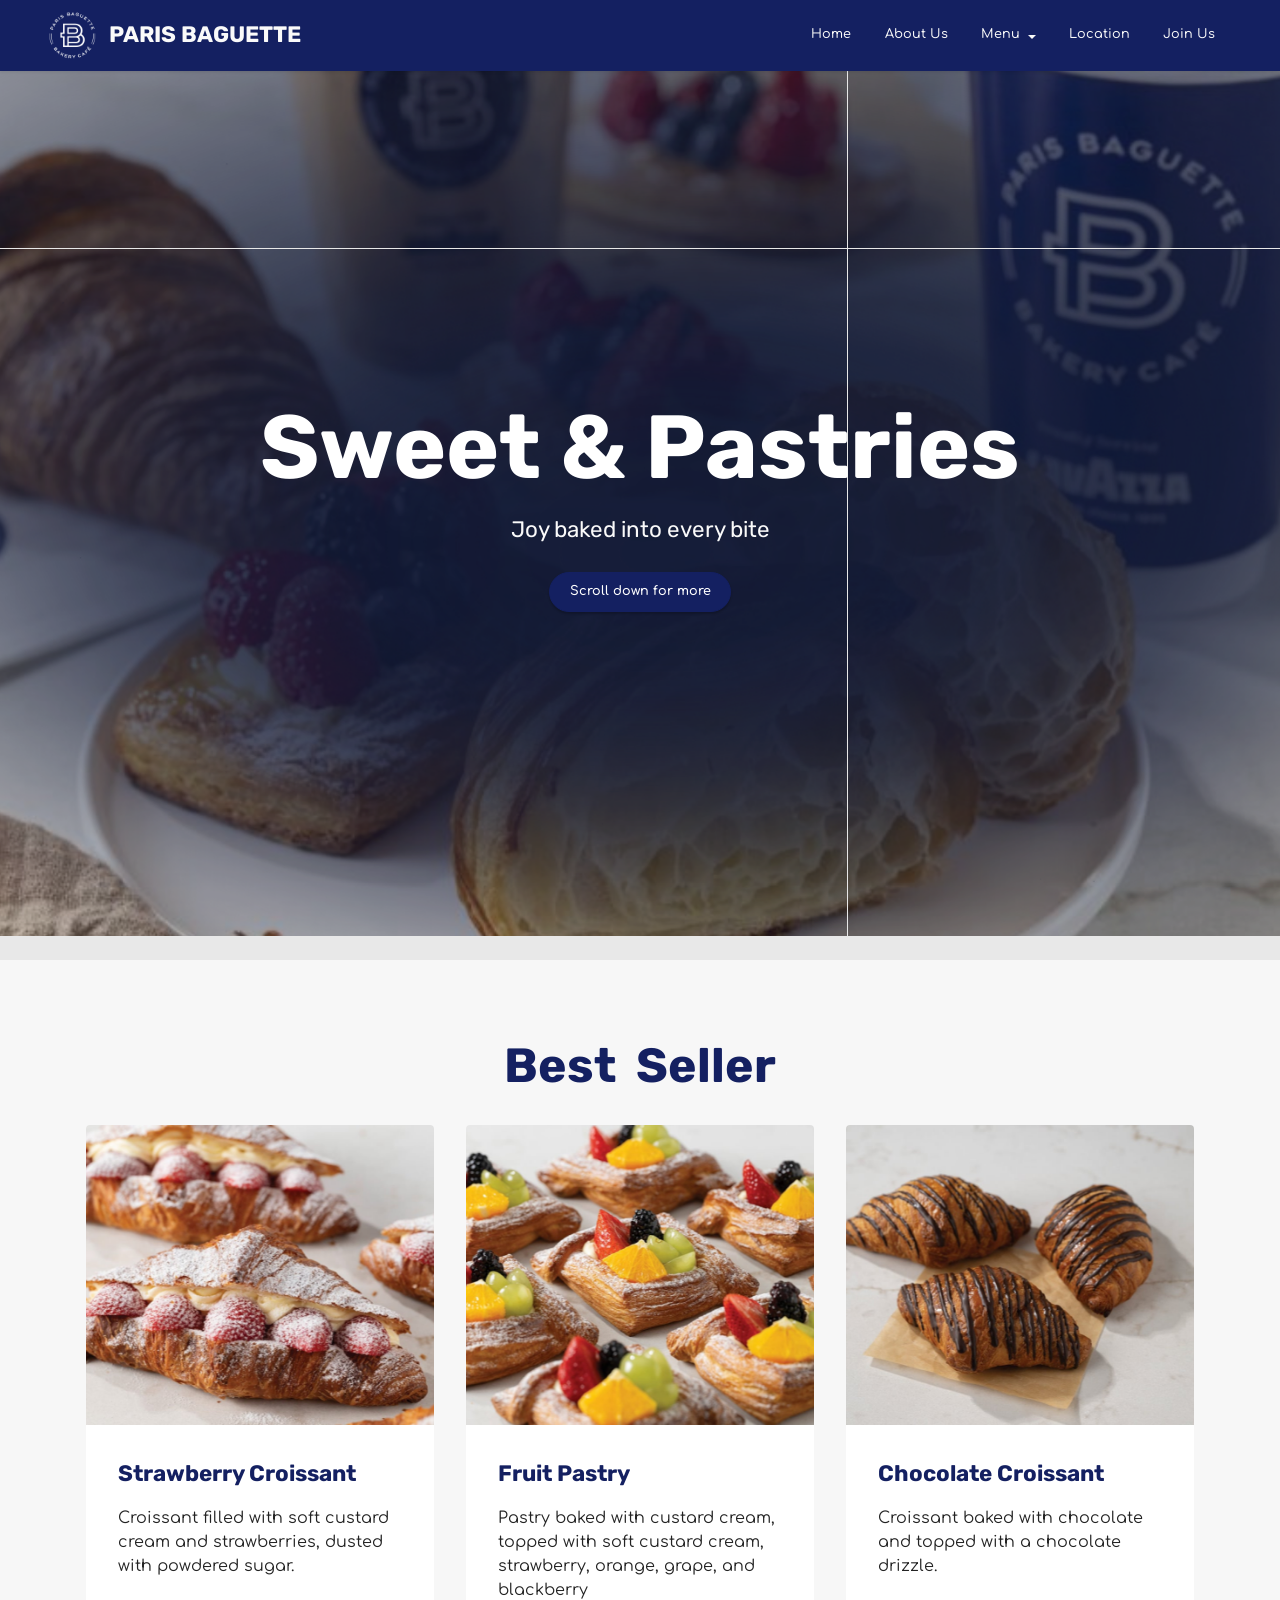
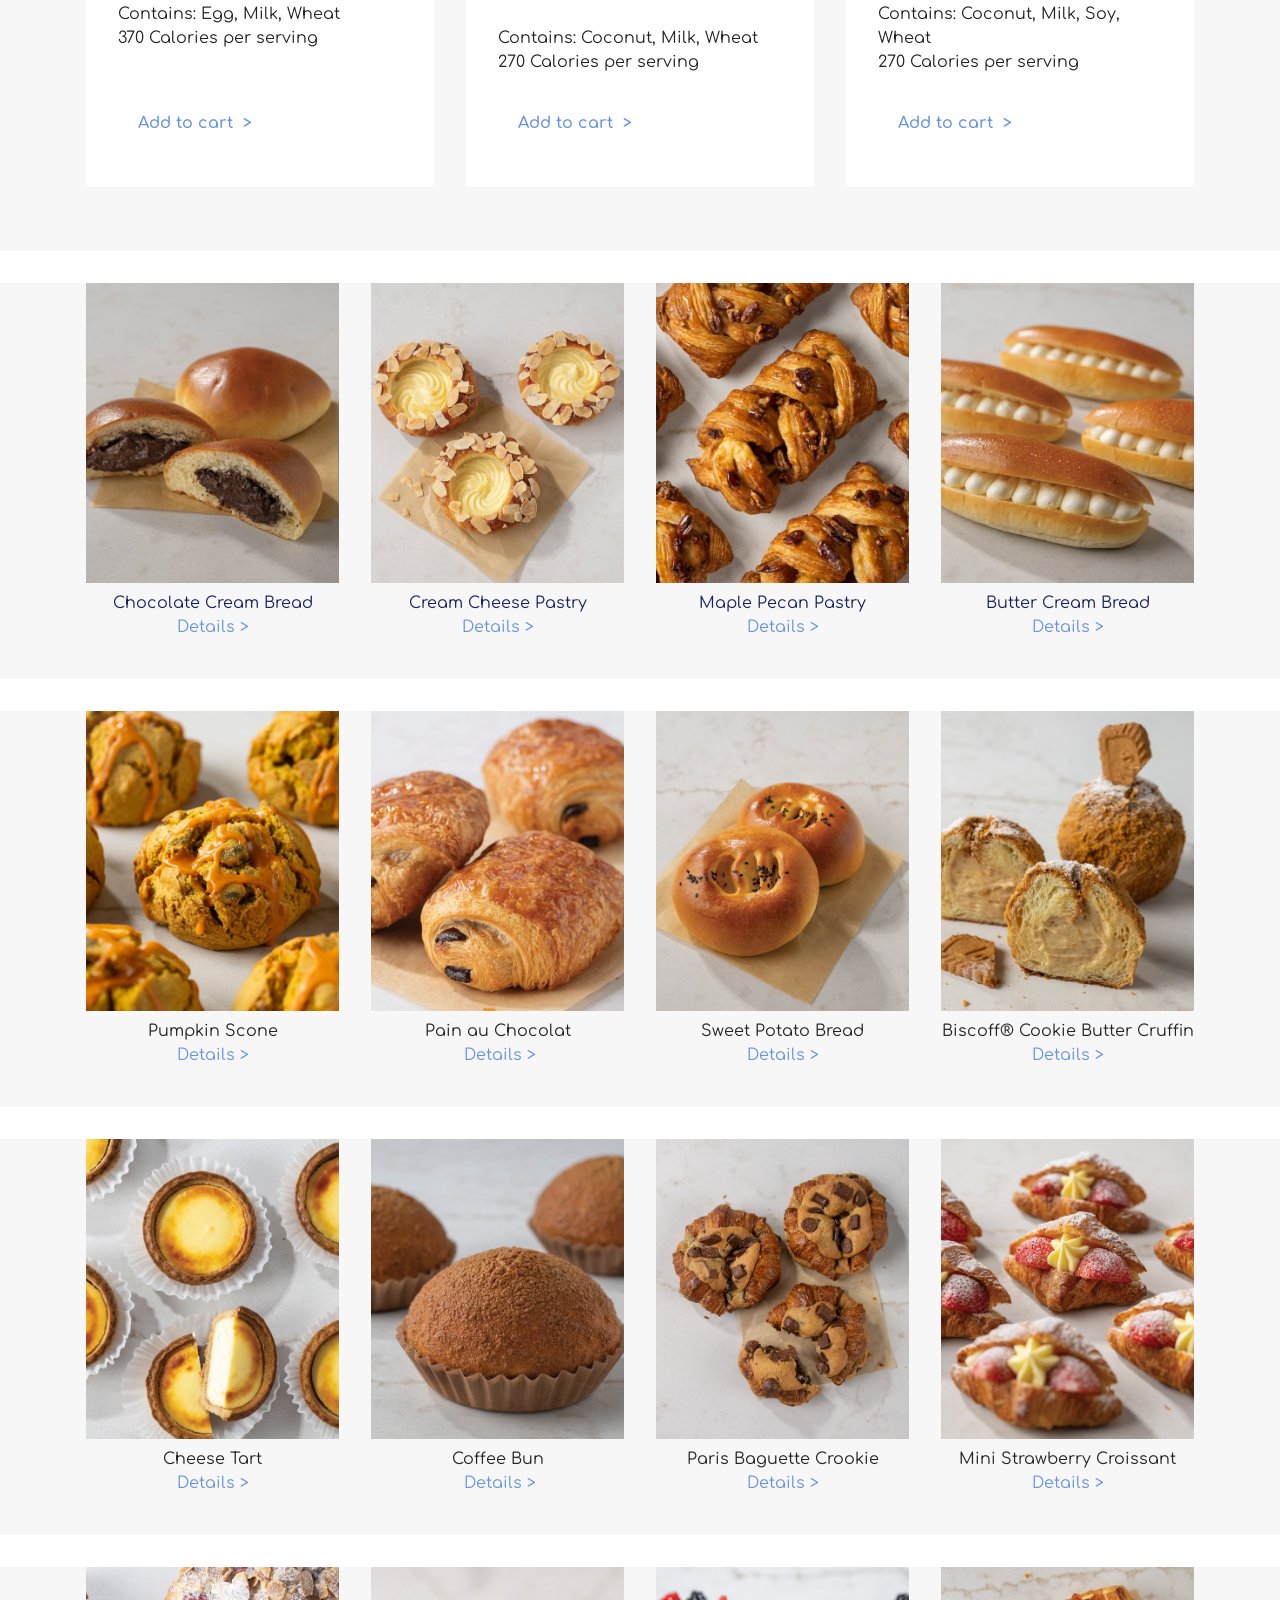
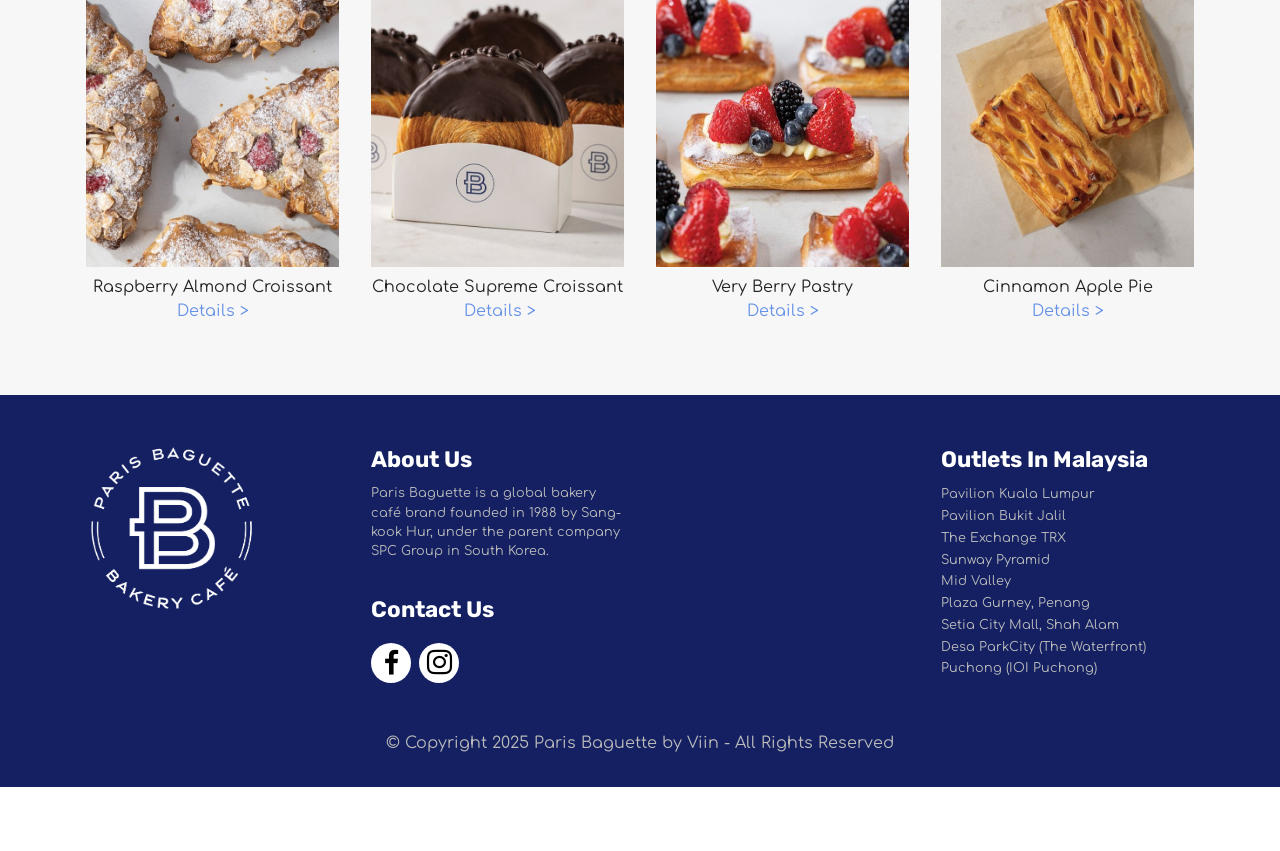
<file: sweetnpastries.html>
<!DOCTYPE html>
<html  >
<head>
  <!-- Site made with Mobirise Website Builder v6.1.4, https://mobirise.com -->
  <meta charset="UTF-8">
  <meta http-equiv="X-UA-Compatible" content="IE=edge">
  <meta name="generator" content="Mobirise v6.1.4, mobirise.com">
  <meta name="twitter:card" content="summary_large_image"/>
  <meta name="twitter:image:src" content="assets/images/sweetnpastries-meta.jpg">
  <meta property="og:image" content="assets/images/sweetnpastries-meta.jpg">
  <meta name="twitter:title" content="Sweet & Pastries">
  <meta name="viewport" content="width=device-width, initial-scale=1, minimum-scale=1">
  <link rel="shortcut icon" href="assets/images/untitled20design-80x80.png" type="image/x-icon">
  <meta name="description" content="At Paris Baguette, our sweets and pastries are baked fresh every day to bring you the perfect taste of Paris. From flaky croissants and buttery danishes to creamy custard tarts and delicate eclairs, each pastry is a little piece of happiness.
Made with quality ingredients and a touch of French artistry, our pastries turn everyday moments into something special.">
  
  
  <title>Sweet & Pastries</title>
  <link rel="stylesheet" href="assets/web/assets/mobirise-icons2/mobirise2.css">
  <link rel="stylesheet" href="assets/bootstrap/css/bootstrap.min.css">
  <link rel="stylesheet" href="assets/parallax/jarallax.css">
  <link rel="stylesheet" href="assets/animatecss/animate.css">
  <link rel="stylesheet" href="assets/dropdown/css/style.css">
  <link rel="stylesheet" href="assets/socicon/css/styles.css">
  <link rel="stylesheet" href="assets/theme/css/style.css">
  <link rel="preload" href="https://fonts.googleapis.com/css?family=Rubik:300,400,500,600,700,800,900,300i,400i,500i,600i,700i,800i,900i&display=swap" as="style" onload="this.onload=null;this.rel='stylesheet'">
  <noscript><link rel="stylesheet" href="https://fonts.googleapis.com/css?family=Rubik:300,400,500,600,700,800,900,300i,400i,500i,600i,700i,800i,900i&display=swap"></noscript>
  <link rel="preload" href="https://fonts.googleapis.com/css?family=Comfortaa:300,400,500,600,700&display=swap" as="style" onload="this.onload=null;this.rel='stylesheet'">
  <noscript><link rel="stylesheet" href="https://fonts.googleapis.com/css?family=Comfortaa:300,400,500,600,700&display=swap"></noscript>
  <link rel="preload" as="style" href="assets/mobirise/css/mbr-additional.css?v=GQRvyv"><link rel="stylesheet" href="assets/mobirise/css/mbr-additional.css?v=GQRvyv" type="text/css">

  
  
  
</head>
<body>
  
  <section data-bs-version="5.1" class="menu menu2 cid-uZ14LJiYyO" once="menu" id="menu2-1q">
    
    <nav class="navbar navbar-dropdown navbar-fixed-top navbar-expand-lg">
        <div class="container-fluid">
            <div class="navbar-brand">
                <span class="navbar-logo">
                    <a href="index.html">
                        <img src="assets/images/untitled20design-80x80.png" alt="Mobirise Website Builder" style="height: 3rem;">
                    </a>
                </span>
                <span class="navbar-caption-wrap"><a class="navbar-caption text-white text-primary display-5" href="index.html">PARIS BAGUETTE</a></span>
            </div>
            <button class="navbar-toggler" type="button" data-toggle="collapse" data-bs-toggle="collapse" data-target="#navbarSupportedContent" data-bs-target="#navbarSupportedContent" aria-controls="navbarNavAltMarkup" aria-expanded="false" aria-label="Toggle navigation">
                <div class="hamburger">
                    <span></span>
                    <span></span>
                    <span></span>
                    <span></span>
                </div>
            </button>
            <div class="collapse navbar-collapse" id="navbarSupportedContent">
                <ul class="navbar-nav nav-dropdown nav-right" data-app-modern-menu="true"><li class="nav-item"><a class="nav-link link text-white text-primary display-4" href="index.html">Home</a></li>
                    <li class="nav-item"><a class="nav-link link text-white text-primary display-4" href="aboutus.html">About Us</a></li>
                    <li class="nav-item dropdown"><a class="nav-link link text-white dropdown-toggle show display-4" href="https://mobiri.se" data-toggle="dropdown-submenu" data-bs-toggle="dropdown" data-bs-auto-close="outside" aria-expanded="false">Menu</a><div class="dropdown-menu show" aria-labelledby="dropdown-866" data-bs-popper="none"><a class="text-white show dropdown-item text-primary display-4" href="sweetnpastries.html">Sweets &amp; Pastries</a><a class="text-white dropdown-item text-primary display-4" href="cake.html">Cakes</a><a class="text-white dropdown-item text-primary display-4" href="salad.html">Salad &amp; Sandwiches&nbsp;</a><a class="text-white show dropdown-item text-primary display-4" href="beverage.html">Beverage</a></div></li><li class="nav-item"><a class="nav-link link text-white text-primary display-4" href="location.html">Location</a></li><li class="nav-item"><a class="nav-link link text-white text-primary display-4" href="joinus.html">Join Us</a></li></ul>
                
                
            </div>
        </div>
    </nav>
</section>

<section data-bs-version="5.1" class="header6 cid-uZ14LJESDv mbr-fullscreen mbr-parallax-background" id="header6-1r">

    

    
    <div class="mbr-overlay" style="opacity: 0.1; background-color: rgb(35, 35, 35);"></div>

    <div class="align-center container">
        <div class="row justify-content-center">
            <div class="col-12 col-lg-10">
                <h1 class="mbr-section-title mbr-fonts-style mbr-white mb-3 display-1"><strong>Sweet &amp; Pastries</strong></h1>
                
                <p class="mbr-text mbr-white mbr-fonts-style display-5">
                     Joy baked into every bite</p>
                <div class="mbr-section-btn mt-3"><a class="btn btn-danger display-4">Scroll down for more</a></div>
            </div>
        </div>
    </div>
</section>

<section data-bs-version="5.1" class="features3 cid-uZ14LJQpAo" id="features3-1s">
    
    
    <div class="container">
        <div class="mbr-section-head">
            <h4 class="mbr-section-title mbr-fonts-style align-center mb-0 display-2"><strong>Best&nbsp; Seller</strong></h4>
            
        </div>
        <div class="row mt-4">
            <div class="item features-image col-12 col-md-6 col-lg-4">
                <div class="item-wrapper">
                    <div class="item-img">
                        <a href="https://parisbaguette.com/product/strawberry-croissant/" target="_blank"><img src="assets/images/2b19e4244134416da5bb5b3844790b64-1032x688.jpg" alt="Mobirise Website Builder"></a>
                    </div>
                    <div class="item-content">
                        <h5 class="item-title mbr-fonts-style display-5"><strong>Strawberry Croissant</strong></h5>
                        
                        <p class="mbr-text mbr-fonts-style mt-3 display-7">Croissant filled with soft custard cream and strawberries, dusted with powdered sugar.
<br>
<br>Contains: Egg, Milk, Wheat<br>370 Calories per serving<br></p>
                    </div>
                    <div class="mbr-section-btn item-footer mt-2"><a href="https://parisbaguette.com/product/strawberry-croissant/" class="btn item-btn btn-info-outline display-7" target="_blank">Add to cart&nbsp; &gt;</a></div>
                </div>
            </div>
            <div class="item features-image col-12 col-md-6 col-lg-4">
                <div class="item-wrapper">
                    <div class="item-img">
                        <a href="https://parisbaguette.com/product/strawberry-soft-cream-cake/" target="_blank"><img src="assets/images/b17ac3980c604fdc88304dd4c04be41f.jpgautoformat2ccompressq60cstinysrgbw1200h800fitfillfmpng32bgtransparentsbf430d27c2e9850eb6e62cfb4a523003-1032x688.jpg" alt="Mobirise Website Builder"></a>
                    </div>
                    <div class="item-content">
                        <h5 class="item-title mbr-fonts-style display-5"><strong>Fruit Pastry</strong></h5>
                        
                        <p class="mbr-text mbr-fonts-style mt-3 display-7">Pastry baked with custard cream, topped with soft custard cream, strawberry, orange, grape, and blackberry
<br>
<br>Contains: Coconut, Milk, Wheat<br>270 Calories per serving<br></p>
                    </div>
                    <div class="mbr-section-btn item-footer mt-2"><a href="https://parisbaguette.com/product/fruit-pastry/" class="btn item-btn btn-primary-outline display-7" target="_blank">Add to cart&nbsp; &gt;</a></div>
                </div>
            </div>
            <div class="item features-image col-12 col-md-6 col-lg-4">
                <div class="item-wrapper">
                    <div class="item-img">
                        <a href="https://www.parisbaguette.com.sg/product/signature-pastry-sandwich-box/" target="_blank"><img src="assets/images/eaccfb883f314dfdbe4855d42f224d35-1032x688.jpg" alt="Mobirise Website Builder"></a>
                    </div>
                    <div class="item-content">
                        <h5 class="item-title mbr-fonts-style display-5"><strong>Chocolate Croissant</strong></h5>
                        
                        <p class="mbr-text mbr-fonts-style mt-3 display-7">Croissant baked with chocolate and topped with a chocolate drizzle.
<br>
<br>Contains: Coconut, Milk, Soy, Wheat<br>270 Calories per serving<br></p>
                    </div>
                    <div class="mbr-section-btn item-footer mt-2"><a href="https://parisbaguette.com/product/cappuccino-cake/" class="btn item-btn btn-primary-outline display-7" target="_blank">Add to cart&nbsp; &gt;</a></div>
                </div>
            </div>
        </div>
    </div>
</section>

<section data-bs-version="5.1" class="gallery5 mbr-gallery cid-uZ14LK7Stb" id="gallery5-1t">
    

    
    

    <div class="container">
        
        <div class="row mbr-gallery mt-4">
            <div class="col-12 col-md-6 col-lg-3 item gallery-image">
                <div class="item-wrapper" data-toggle="modal" data-bs-toggle="modal" data-target="#uZ6ntdJJQT-modal" data-bs-target="#uZ6ntdJJQT-modal">
                    <img class="w-100" src="assets/images/d272a3afe6ab4bb98986703f82743aa9-1032x688.jpg" alt="Mobirise Website Builder" data-slide-to="0" data-bs-slide-to="0" data-target="#lb-uZ6ntdJJQT" data-bs-target="#lb-uZ6ntdJJQT">
                    <div class="icon-wrapper">
                        <span class="mobi-mbri mobi-mbri-search mbr-iconfont mbr-iconfont-btn"></span>
                    </div>
                </div>
                <h6 class="mbr-item-subtitle mbr-fonts-style align-center mb-2 mt-2 display-7"><div>Chocolate Cream Bread</div><a href="https://parisbaguette.com/product/ny-style-cheesecake/" class="text-primary" target="_blank"></a><a href="https://parisbaguette.com/product/chocolate-cream-bread/" class="text-primary" target="_blank">Details </a><em><a href="https://parisbaguette.com/product/chocolate-cream-bread/" class="text-primary" target="_blank">&gt;</a></em></h6>
            </div>
            <div class="col-12 col-md-6 col-lg-3 item gallery-image">
                <div class="item-wrapper" data-toggle="modal" data-bs-toggle="modal" data-target="#uZ6ntdJJQT-modal" data-bs-target="#uZ6ntdJJQT-modal">
                    <img class="w-100" src="assets/images/cbd7e42a15fd40a9bca9a014328529c5-1032x688.jpg" alt="Mobirise Website Builder" data-slide-to="1" data-bs-slide-to="1" data-target="#lb-uZ6ntdJJQT" data-bs-target="#lb-uZ6ntdJJQT">
                    <div class="icon-wrapper">
                        <span class="mobi-mbri mobi-mbri-search mbr-iconfont mbr-iconfont-btn"></span>
                    </div>
                </div>
                <h6 class="mbr-item-subtitle mbr-fonts-style align-center mb-2 mt-2 display-7">Cream Cheese Pastry<br><a href="https://parisbaguette.com/product/cream-cheese-pastry/" class="text-primary" target="_blank">Details &gt;</a></h6>
            </div>
            <div class="col-12 col-md-6 col-lg-3 item gallery-image">
                <div class="item-wrapper" data-toggle="modal" data-bs-toggle="modal" data-target="#uZ6ntdJJQT-modal" data-bs-target="#uZ6ntdJJQT-modal">
                    <img class="w-100" src="assets/images/d47cfb2d4f5a4b80ac0831e244b849d4-1032x688.jpg" alt="Mobirise Website Builder" data-slide-to="2" data-bs-slide-to="2" data-target="#lb-uZ6ntdJJQT" data-bs-target="#lb-uZ6ntdJJQT">
                    <div class="icon-wrapper">
                        <span class="mobi-mbri mobi-mbri-search mbr-iconfont mbr-iconfont-btn"></span>
                    </div>
                </div>
                <h6 class="mbr-item-subtitle mbr-fonts-style align-center mb-2 mt-2 display-7">Maple Pecan Pastry<br><a href="https://parisbaguette.com/product/maple-pecan-pastry/" class="text-primary" target="_blank">Details &gt;</a></h6>
            </div>
            <div class="col-12 col-md-6 col-lg-3 item gallery-image">
                <div class="item-wrapper" data-toggle="modal" data-bs-toggle="modal" data-target="#uZ6ntdJJQT-modal" data-bs-target="#uZ6ntdJJQT-modal">
                    <img class="w-100" src="assets/images/06715a94d3de49778c95911f35a59598-1032x688.jpg" alt="Mobirise Website Builder" data-slide-to="3" data-bs-slide-to="3" data-target="#lb-uZ6ntdJJQT" data-bs-target="#lb-uZ6ntdJJQT">
                    <div class="icon-wrapper">
                        <span class="mobi-mbri mobi-mbri-search mbr-iconfont mbr-iconfont-btn"></span>
                    </div>
                </div>
                <h6 class="mbr-item-subtitle mbr-fonts-style align-center mb-2 mt-2 display-7">Butter Cream Bread<br><a href="https://parisbaguette.com/product/butter-cream-bread/" class="text-primary" target="_blank">Details &gt;</a></h6>
            </div>
        </div>

        <div class="modal mbr-slider" tabindex="-1" role="dialog" aria-hidden="true" id="uZ6ntdJJQT-modal">
            <div class="modal-dialog" role="document">
                <div class="modal-content">
                    <div class="modal-body">
                        <div class="carousel slide carousel-fade" id="lb-uZ6ntdJJQT" data-interval="10000" data-bs-interval="10000">
                            <div class="carousel-inner">
                                <div class="carousel-item active">
                                    <img class="d-block w-100" src="assets/images/d272a3afe6ab4bb98986703f82743aa9-1032x688.jpg" alt="Mobirise Website Builder">
                                </div>
                                <div class="carousel-item">
                                    <img class="d-block w-100" src="assets/images/cbd7e42a15fd40a9bca9a014328529c5-1032x688.jpg" alt="Mobirise Website Builder">
                                </div>
                                <div class="carousel-item">
                                    <img class="d-block w-100" src="assets/images/d47cfb2d4f5a4b80ac0831e244b849d4-1032x688.jpg" alt="Mobirise Website Builder">
                                </div>
                                <div class="carousel-item">
                                    <img class="d-block w-100" src="assets/images/06715a94d3de49778c95911f35a59598-1032x688.jpg" alt="Mobirise Website Builder">
                                </div>
                            </div>
                            <ol class="carousel-indicators">
                                <li data-slide-to="0" data-bs-slide-to="0" class="active" data-target="#lb-uZ6ntdJJQT" data-bs-target="#lb-uZ6ntdJJQT"></li>
                                <li data-slide-to="1" data-bs-slide-to="1" data-target="#lb-uZ6ntdJJQT" data-bs-target="#lb-uZ6ntdJJQT"></li>
                                <li data-slide-to="2" data-bs-slide-to="2" data-target="#lb-uZ6ntdJJQT" data-bs-target="#lb-uZ6ntdJJQT"></li>
                                <li data-slide-to="3" data-bs-slide-to="3" data-target="#lb-uZ6ntdJJQT" data-bs-target="#lb-uZ6ntdJJQT"></li>
                            </ol>
                            <a role="button" href="" class="close" data-dismiss="modal" data-bs-dismiss="modal" aria-label="Close">
                            </a>
                            <a class="carousel-control-prev carousel-control" role="button" data-slide="prev" data-bs-slide="prev" href="#lb-uZ6ntdJJQT">
                                <span class="mobi-mbri mobi-mbri-arrow-prev" aria-hidden="true"></span>
                                <span class="sr-only visually-hidden">Previous</span>
                            </a>
                            <a class="carousel-control-next carousel-control" role="button" data-slide="next" data-bs-slide="next" href="#lb-uZ6ntdJJQT">
                                <span class="mobi-mbri mobi-mbri-arrow-next" aria-hidden="true"></span>
                                <span class="sr-only visually-hidden">Next</span>
                            </a>
                        </div>
                    </div>
                </div>
            </div>
        </div>
    </div>
</section>

<section data-bs-version="5.1" class="gallery5 mbr-gallery cid-uZ14LKsJJR" id="gallery5-1u">
    

    
    

    <div class="container">
        
        <div class="row mbr-gallery mt-4">
            <div class="col-12 col-md-6 col-lg-3 item gallery-image">
                <div class="item-wrapper" data-toggle="modal" data-bs-toggle="modal" data-target="#uZ6nteiFNP-modal" data-bs-target="#uZ6nteiFNP-modal">
                    <img class="w-100" src="assets/images/87ec8b48a53c41a0b5e3b34c0f034288-1032x688.jpg" alt="Mobirise Website Builder" data-slide-to="0" data-bs-slide-to="0" data-target="#lb-uZ6nteiFNP" data-bs-target="#lb-uZ6nteiFNP">
                    <div class="icon-wrapper">
                        <span class="mobi-mbri mobi-mbri-search mbr-iconfont mbr-iconfont-btn"></span>
                    </div>
                </div>
                <h6 class="mbr-item-subtitle mbr-fonts-style align-center mb-2 mt-2 display-7">Pumpkin Scone<br><a href="https://parisbaguette.com/product/pumpkin-scone/" class="text-primary" target="_blank">Details &gt;</a></h6>
            </div>
            <div class="col-12 col-md-6 col-lg-3 item gallery-image">
                <div class="item-wrapper" data-toggle="modal" data-bs-toggle="modal" data-target="#uZ6nteiFNP-modal" data-bs-target="#uZ6nteiFNP-modal">
                    <img class="w-100" src="assets/images/5e0d8bb6a2804c3bb837356ed653a261-1032x688.jpg" alt="Mobirise Website Builder" data-slide-to="1" data-bs-slide-to="1" data-target="#lb-uZ6nteiFNP" data-bs-target="#lb-uZ6nteiFNP">
                    <div class="icon-wrapper">
                        <span class="mobi-mbri mobi-mbri-search mbr-iconfont mbr-iconfont-btn"></span>
                    </div>
                </div>
                <h6 class="mbr-item-subtitle mbr-fonts-style align-center mb-2 mt-2 display-7">Pain au Chocolat<br>&nbsp;<a href="https://parisbaguette.com/product/pain-au-chocolat/" class="text-primary" target="_blank">Details &gt;</a></h6>
            </div>
            <div class="col-12 col-md-6 col-lg-3 item gallery-image">
                <div class="item-wrapper" data-toggle="modal" data-bs-toggle="modal" data-target="#uZ6nteiFNP-modal" data-bs-target="#uZ6nteiFNP-modal">
                    <img class="w-100" src="assets/images/4abb4287fa034d8b955b090a6a583993-1032x688.jpg" alt="Mobirise Website Builder" data-slide-to="2" data-bs-slide-to="2" data-target="#lb-uZ6nteiFNP" data-bs-target="#lb-uZ6nteiFNP">
                    <div class="icon-wrapper">
                        <span class="mobi-mbri mobi-mbri-search mbr-iconfont mbr-iconfont-btn"></span>
                    </div>
                </div>
                <h6 class="mbr-item-subtitle mbr-fonts-style align-center mb-2 mt-2 display-7"><div><span style="font-size: calc(1rem + 0 * ((100vw - 20rem) / 28));">Sweet Potato Bread</span><br></div><a href="https://parisbaguette.com/product/sweet-potato-bread/" class="text-primary" target="_blank">Details &gt;</a></h6>
            </div>
            <div class="col-12 col-md-6 col-lg-3 item gallery-image">
                <div class="item-wrapper" data-toggle="modal" data-bs-toggle="modal" data-target="#uZ6nteiFNP-modal" data-bs-target="#uZ6nteiFNP-modal">
                    <img class="w-100" src="assets/images/372d1c4aa79e46ca93359b4dd7a50dd8-1032x688.jpg" alt="Mobirise Website Builder" data-slide-to="3" data-bs-slide-to="3" data-target="#lb-uZ6nteiFNP" data-bs-target="#lb-uZ6nteiFNP">
                    <div class="icon-wrapper">
                        <span class="mobi-mbri mobi-mbri-search mbr-iconfont mbr-iconfont-btn"></span>
                    </div>
                </div>
                <h6 class="mbr-item-subtitle mbr-fonts-style align-center mb-2 mt-2 display-7">Biscoff® Cookie Butter Cruffin<br><a href="https://parisbaguette.com/product/biscoff-cookie-butter-cruffin/" class="text-primary" target="_blank">Details &gt;</a></h6>
            </div>
        </div>

        <div class="modal mbr-slider" tabindex="-1" role="dialog" aria-hidden="true" id="uZ6nteiFNP-modal">
            <div class="modal-dialog" role="document">
                <div class="modal-content">
                    <div class="modal-body">
                        <div class="carousel slide carousel-fade" id="lb-uZ6nteiFNP" data-interval="5000" data-bs-interval="5000">
                            <div class="carousel-inner">
                                <div class="carousel-item active">
                                    <img class="d-block w-100" src="assets/images/87ec8b48a53c41a0b5e3b34c0f034288-1032x688.jpg" alt="Mobirise Website Builder">
                                </div>
                                <div class="carousel-item">
                                    <img class="d-block w-100" src="assets/images/5e0d8bb6a2804c3bb837356ed653a261-1032x688.jpg" alt="Mobirise Website Builder">
                                </div>
                                <div class="carousel-item">
                                    <img class="d-block w-100" src="assets/images/4abb4287fa034d8b955b090a6a583993-1032x688.jpg" alt="Mobirise Website Builder">
                                </div>
                                <div class="carousel-item">
                                    <img class="d-block w-100" src="assets/images/372d1c4aa79e46ca93359b4dd7a50dd8-1032x688.jpg" alt="Mobirise Website Builder">
                                </div>
                            </div>
                            <ol class="carousel-indicators">
                                <li data-slide-to="0" data-bs-slide-to="0" class="active" data-target="#lb-uZ6nteiFNP" data-bs-target="#lb-uZ6nteiFNP"></li>
                                <li data-slide-to="1" data-bs-slide-to="1" data-target="#lb-uZ6nteiFNP" data-bs-target="#lb-uZ6nteiFNP"></li>
                                <li data-slide-to="2" data-bs-slide-to="2" data-target="#lb-uZ6nteiFNP" data-bs-target="#lb-uZ6nteiFNP"></li>
                                <li data-slide-to="3" data-bs-slide-to="3" data-target="#lb-uZ6nteiFNP" data-bs-target="#lb-uZ6nteiFNP"></li>
                            </ol>
                            <a role="button" href="" class="close" data-dismiss="modal" data-bs-dismiss="modal" aria-label="Close">
                            </a>
                            <a class="carousel-control-prev carousel-control" role="button" data-slide="prev" data-bs-slide="prev" href="#lb-uZ6nteiFNP">
                                <span class="mobi-mbri mobi-mbri-arrow-prev" aria-hidden="true"></span>
                                <span class="sr-only visually-hidden">Previous</span>
                            </a>
                            <a class="carousel-control-next carousel-control" role="button" data-slide="next" data-bs-slide="next" href="#lb-uZ6nteiFNP">
                                <span class="mobi-mbri mobi-mbri-arrow-next" aria-hidden="true"></span>
                                <span class="sr-only visually-hidden">Next</span>
                            </a>
                        </div>
                    </div>
                </div>
            </div>
        </div>
    </div>
</section>

<section data-bs-version="5.1" class="gallery5 mbr-gallery cid-uZ17VhQwXe" id="gallery5-1w">
    

    
    

    <div class="container">
        
        <div class="row mbr-gallery mt-4">
            <div class="col-12 col-md-6 col-lg-3 item gallery-image">
                <div class="item-wrapper" data-toggle="modal" data-bs-toggle="modal" data-target="#uZ6ntePOmi-modal" data-bs-target="#uZ6ntePOmi-modal">
                    <img class="w-100" src="assets/images/3578cab057cc4de885cd0a9973636dfa-1032x688.jpg" alt="Mobirise Website Builder" data-slide-to="0" data-bs-slide-to="0" data-target="#lb-uZ6ntePOmi" data-bs-target="#lb-uZ6ntePOmi">
                    <div class="icon-wrapper">
                        <span class="mobi-mbri mobi-mbri-search mbr-iconfont mbr-iconfont-btn"></span>
                    </div>
                </div>
                <h6 class="mbr-item-subtitle mbr-fonts-style align-center mb-2 mt-2 display-7">Cheese Tart<br><a href="https://parisbaguette.com/product/cheese-tart/" class="text-primary" target="_blank">Details &gt;</a></h6>
            </div>
            <div class="col-12 col-md-6 col-lg-3 item gallery-image">
                <div class="item-wrapper" data-toggle="modal" data-bs-toggle="modal" data-target="#uZ6ntePOmi-modal" data-bs-target="#uZ6ntePOmi-modal">
                    <img class="w-100" src="assets/images/fa4a7773f0d04316bc7dff642e420107-1032x688.jpg" alt="Mobirise Website Builder" data-slide-to="1" data-bs-slide-to="1" data-target="#lb-uZ6ntePOmi" data-bs-target="#lb-uZ6ntePOmi">
                    <div class="icon-wrapper">
                        <span class="mobi-mbri mobi-mbri-search mbr-iconfont mbr-iconfont-btn"></span>
                    </div>
                </div>
                <h6 class="mbr-item-subtitle mbr-fonts-style align-center mb-2 mt-2 display-7"><div><span style="font-size: calc(1rem + 0 * ((100vw - 20rem) / 28));">Coffee Bun</span><br></div>&nbsp;<a href="https://parisbaguette.com/product/coffee-bun/" class="text-primary" target="_blank">Details &gt;</a></h6>
            </div>
            <div class="col-12 col-md-6 col-lg-3 item gallery-image">
                <div class="item-wrapper" data-toggle="modal" data-bs-toggle="modal" data-target="#uZ6ntePOmi-modal" data-bs-target="#uZ6ntePOmi-modal">
                    <img class="w-100" src="assets/images/4a9ed0a71adf4e61a0aa1b8d784d98ed-1032x688.jpg" alt="Mobirise Website Builder" data-slide-to="2" data-bs-slide-to="2" data-target="#lb-uZ6ntePOmi" data-bs-target="#lb-uZ6ntePOmi">
                    <div class="icon-wrapper">
                        <span class="mobi-mbri mobi-mbri-search mbr-iconfont mbr-iconfont-btn"></span>
                    </div>
                </div>
                <h6 class="mbr-item-subtitle mbr-fonts-style align-center mb-2 mt-2 display-7"><div>Paris Baguette Crookie</div><a href="https://parisbaguette.com/product/paris-baguette-crookie/" class="text-primary" target="_blank">Details &gt;</a></h6>
            </div>
            <div class="col-12 col-md-6 col-lg-3 item gallery-image">
                <div class="item-wrapper" data-toggle="modal" data-bs-toggle="modal" data-target="#uZ6ntePOmi-modal" data-bs-target="#uZ6ntePOmi-modal">
                    <img class="w-100" src="assets/images/03cae29c7d894dbe961c370c8162d759-2-1032x688.jpg" alt="Mobirise Website Builder" data-slide-to="3" data-bs-slide-to="3" data-target="#lb-uZ6ntePOmi" data-bs-target="#lb-uZ6ntePOmi">
                    <div class="icon-wrapper">
                        <span class="mobi-mbri mobi-mbri-search mbr-iconfont mbr-iconfont-btn"></span>
                    </div>
                </div>
                <h6 class="mbr-item-subtitle mbr-fonts-style align-center mb-2 mt-2 display-7">Mini Strawberry Croissant<br><a href="https://parisbaguette.com/product/mini-strawberry-lemon-cream-croissant/" class="text-primary" target="_blank">Details &gt;</a></h6>
            </div>
        </div>

        <div class="modal mbr-slider" tabindex="-1" role="dialog" aria-hidden="true" id="uZ6ntePOmi-modal">
            <div class="modal-dialog" role="document">
                <div class="modal-content">
                    <div class="modal-body">
                        <div class="carousel slide carousel-fade" id="lb-uZ6ntePOmi" data-interval="5000" data-bs-interval="5000">
                            <div class="carousel-inner">
                                <div class="carousel-item active">
                                    <img class="d-block w-100" src="assets/images/3578cab057cc4de885cd0a9973636dfa-1032x688.jpg" alt="Mobirise Website Builder">
                                </div>
                                <div class="carousel-item">
                                    <img class="d-block w-100" src="assets/images/fa4a7773f0d04316bc7dff642e420107-1032x688.jpg" alt="Mobirise Website Builder">
                                </div>
                                <div class="carousel-item">
                                    <img class="d-block w-100" src="assets/images/4a9ed0a71adf4e61a0aa1b8d784d98ed-1032x688.jpg" alt="Mobirise Website Builder">
                                </div>
                                <div class="carousel-item">
                                    <img class="d-block w-100" src="assets/images/03cae29c7d894dbe961c370c8162d759-2-1032x688.jpg" alt="Mobirise Website Builder">
                                </div>
                            </div>
                            <ol class="carousel-indicators">
                                <li data-slide-to="0" data-bs-slide-to="0" class="active" data-target="#lb-uZ6ntePOmi" data-bs-target="#lb-uZ6ntePOmi"></li>
                                <li data-slide-to="1" data-bs-slide-to="1" data-target="#lb-uZ6ntePOmi" data-bs-target="#lb-uZ6ntePOmi"></li>
                                <li data-slide-to="2" data-bs-slide-to="2" data-target="#lb-uZ6ntePOmi" data-bs-target="#lb-uZ6ntePOmi"></li>
                                <li data-slide-to="3" data-bs-slide-to="3" data-target="#lb-uZ6ntePOmi" data-bs-target="#lb-uZ6ntePOmi"></li>
                            </ol>
                            <a role="button" href="" class="close" data-dismiss="modal" data-bs-dismiss="modal" aria-label="Close">
                            </a>
                            <a class="carousel-control-prev carousel-control" role="button" data-slide="prev" data-bs-slide="prev" href="#lb-uZ6ntePOmi">
                                <span class="mobi-mbri mobi-mbri-arrow-prev" aria-hidden="true"></span>
                                <span class="sr-only visually-hidden">Previous</span>
                            </a>
                            <a class="carousel-control-next carousel-control" role="button" data-slide="next" data-bs-slide="next" href="#lb-uZ6ntePOmi">
                                <span class="mobi-mbri mobi-mbri-arrow-next" aria-hidden="true"></span>
                                <span class="sr-only visually-hidden">Next</span>
                            </a>
                        </div>
                    </div>
                </div>
            </div>
        </div>
    </div>
</section>

<section data-bs-version="5.1" class="gallery5 mbr-gallery cid-uZ19lfwSiL" id="gallery5-1x">
    

    
    

    <div class="container">
        
        <div class="row mbr-gallery mt-4">
            <div class="col-12 col-md-6 col-lg-3 item gallery-image">
                <div class="item-wrapper" data-toggle="modal" data-bs-toggle="modal" data-target="#uZ6ntftThq-modal" data-bs-target="#uZ6ntftThq-modal">
                    <img class="w-100" src="assets/images/4c809aa4f9be48e7ba5c956a6582002a-1032x688.jpg" alt="Mobirise Website Builder" data-slide-to="0" data-bs-slide-to="0" data-target="#lb-uZ6ntftThq" data-bs-target="#lb-uZ6ntftThq">
                    <div class="icon-wrapper">
                        <span class="mobi-mbri mobi-mbri-search mbr-iconfont mbr-iconfont-btn"></span>
                    </div>
                </div>
                <h6 class="mbr-item-subtitle mbr-fonts-style align-center mb-2 mt-2 display-7">Raspberry Almond Croissant<br><a href="https://parisbaguette.com/product/raspberry-almond-croissant/" class="text-primary" target="_blank">Details &gt;</a></h6>
            </div>
            <div class="col-12 col-md-6 col-lg-3 item gallery-image">
                <div class="item-wrapper" data-toggle="modal" data-bs-toggle="modal" data-target="#uZ6ntftThq-modal" data-bs-target="#uZ6ntftThq-modal">
                    <img class="w-100" src="assets/images/c87c25cf532d402f8b388dc1d1d20bae-1032x688.jpg" alt="Mobirise Website Builder" data-slide-to="1" data-bs-slide-to="1" data-target="#lb-uZ6ntftThq" data-bs-target="#lb-uZ6ntftThq">
                    <div class="icon-wrapper">
                        <span class="mobi-mbri mobi-mbri-search mbr-iconfont mbr-iconfont-btn"></span>
                    </div>
                </div>
                <h6 class="mbr-item-subtitle mbr-fonts-style align-center mb-2 mt-2 display-7">Chocolate Supreme Croissant<br>&nbsp;<a href="https://parisbaguette.com/product/chocolate-supreme-croissant/" class="text-primary" target="_blank">Details &gt;</a></h6>
            </div>
            <div class="col-12 col-md-6 col-lg-3 item gallery-image">
                <div class="item-wrapper" data-toggle="modal" data-bs-toggle="modal" data-target="#uZ6ntftThq-modal" data-bs-target="#uZ6ntftThq-modal">
                    <img class="w-100" src="assets/images/core-veryberrypastry-768x512.jpg" alt="Mobirise Website Builder" data-slide-to="2" data-bs-slide-to="2" data-target="#lb-uZ6ntftThq" data-bs-target="#lb-uZ6ntftThq">
                    <div class="icon-wrapper">
                        <span class="mobi-mbri mobi-mbri-search mbr-iconfont mbr-iconfont-btn"></span>
                    </div>
                </div>
                <h6 class="mbr-item-subtitle mbr-fonts-style align-center mb-2 mt-2 display-7"><div>Very Berry Pastry</div><a href="https://parisbaguette.com/product/very-berry-pastry/" class="text-primary" target="_blank">Details &gt;</a></h6>
            </div>
            <div class="col-12 col-md-6 col-lg-3 item gallery-image">
                <div class="item-wrapper" data-toggle="modal" data-bs-toggle="modal" data-target="#uZ6ntftThq-modal" data-bs-target="#uZ6ntftThq-modal">
                    <img class="w-100" src="assets/images/2c24c5058b1240c08be8bcd31326c07a-1032x688.jpg" alt="Mobirise Website Builder" data-slide-to="3" data-bs-slide-to="3" data-target="#lb-uZ6ntftThq" data-bs-target="#lb-uZ6ntftThq">
                    <div class="icon-wrapper">
                        <span class="mobi-mbri mobi-mbri-search mbr-iconfont mbr-iconfont-btn"></span>
                    </div>
                </div>
                <h6 class="mbr-item-subtitle mbr-fonts-style align-center mb-2 mt-2 display-7">Cinnamon Apple Pie<br><a href="https://parisbaguette.com/product/cinnamon-apple-pie/" class="text-primary" target="_blank">Details &gt;</a></h6>
            </div>
        </div>

        <div class="modal mbr-slider" tabindex="-1" role="dialog" aria-hidden="true" id="uZ6ntftThq-modal">
            <div class="modal-dialog" role="document">
                <div class="modal-content">
                    <div class="modal-body">
                        <div class="carousel slide carousel-fade" id="lb-uZ6ntftThq" data-interval="5000" data-bs-interval="5000">
                            <div class="carousel-inner">
                                <div class="carousel-item active">
                                    <img class="d-block w-100" src="assets/images/4c809aa4f9be48e7ba5c956a6582002a-1032x688.jpg" alt="Mobirise Website Builder">
                                </div>
                                <div class="carousel-item">
                                    <img class="d-block w-100" src="assets/images/c87c25cf532d402f8b388dc1d1d20bae-1032x688.jpg" alt="Mobirise Website Builder">
                                </div>
                                <div class="carousel-item">
                                    <img class="d-block w-100" src="assets/images/core-veryberrypastry-768x512.jpg" alt="Mobirise Website Builder">
                                </div>
                                <div class="carousel-item">
                                    <img class="d-block w-100" src="assets/images/2c24c5058b1240c08be8bcd31326c07a-1032x688.jpg" alt="Mobirise Website Builder">
                                </div>
                            </div>
                            <ol class="carousel-indicators">
                                <li data-slide-to="0" data-bs-slide-to="0" class="active" data-target="#lb-uZ6ntftThq" data-bs-target="#lb-uZ6ntftThq"></li>
                                <li data-slide-to="1" data-bs-slide-to="1" data-target="#lb-uZ6ntftThq" data-bs-target="#lb-uZ6ntftThq"></li>
                                <li data-slide-to="2" data-bs-slide-to="2" data-target="#lb-uZ6ntftThq" data-bs-target="#lb-uZ6ntftThq"></li>
                                <li data-slide-to="3" data-bs-slide-to="3" data-target="#lb-uZ6ntftThq" data-bs-target="#lb-uZ6ntftThq"></li>
                            </ol>
                            <a role="button" href="" class="close" data-dismiss="modal" data-bs-dismiss="modal" aria-label="Close">
                            </a>
                            <a class="carousel-control-prev carousel-control" role="button" data-slide="prev" data-bs-slide="prev" href="#lb-uZ6ntftThq">
                                <span class="mobi-mbri mobi-mbri-arrow-prev" aria-hidden="true"></span>
                                <span class="sr-only visually-hidden">Previous</span>
                            </a>
                            <a class="carousel-control-next carousel-control" role="button" data-slide="next" data-bs-slide="next" href="#lb-uZ6ntftThq">
                                <span class="mobi-mbri mobi-mbri-arrow-next" aria-hidden="true"></span>
                                <span class="sr-only visually-hidden">Next</span>
                            </a>
                        </div>
                    </div>
                </div>
            </div>
        </div>
    </div>
</section>

<section data-bs-version="5.1" class="footer4 cid-uZ14LKMN6Z" once="footers" id="footer4-1v">

    

    
    
    <div class="container">
        <div class="row mbr-white">
            <div class="col-6 col-lg-3">
                <div class="media-wrap col-md-8 col-12">
                    <a href="https://mobiri.se/">
                        <img src="assets/images/untitled-design-5.png" alt="Mobirise Website Builder">
                    </a>
                </div>
            </div>
            <div class="col-12 col-md-6 col-lg-3">
                <h5 class="mbr-section-subtitle mbr-fonts-style mb-2 display-5">
                    <strong>About Us</strong></h5>
                <p class="mbr-text mbr-fonts-style mb-4 display-4">Paris Baguette is a global bakery café brand founded in 1988 by Sang-kook Hur, under the parent company SPC Group&nbsp;in&nbsp;South&nbsp;Korea.</p>
                <h5 class="mbr-section-subtitle mbr-fonts-style mb-3 display-5"><strong>Contact Us</strong></h5>
                <div class="social-row display-7">
                    <div class="soc-item">
                        <a href="https://www.facebook.com/my.parisbaguette/" target="_blank">
                            <span class="mbr-iconfont socicon-facebook socicon" style="font-size: 25px;"></span>
                        </a>
                    </div>
                    <div class="soc-item">
                        <a href="https://www.instagram.com/parisbaguette_my/?hl=en" target="_blank">
                            <span class="mbr-iconfont socicon-instagram socicon" style="font-size: 25px;"></span>
                        </a>
                    </div>
                    
                    
                </div>
            </div>
            <div class="col-12 col-md-6 col-lg-3">
                <h5 class="mbr-section-subtitle mbr-fonts-style mb-2 display-7"><strong>&nbsp;</strong></h5>
                <ul class="list mbr-fonts-style display-4">
                    <li class="mbr-text item-wrap">&nbsp;</li>
                </ul>
            </div>
            <div class="col-12 col-md-6 col-lg-3">
                <h5 class="mbr-section-subtitle mbr-fonts-style mb-2 display-5"><strong>Outlets In Malaysia</strong></h5>
                <ul class="list mbr-fonts-style display-4">
                    <li class="mbr-text item-wrap"><span style="font-size: 0.8rem;">Pavilion Kuala Lumpur</span><br></li><li class="mbr-text item-wrap">Pavilion Bukit Jalil</li><li class="mbr-text item-wrap">The Exchange TRX</li><li class="mbr-text item-wrap">Sunway Pyramid</li><li class="mbr-text item-wrap">Mid Valley</li><li class="mbr-text item-wrap">Plaza Gurney, Penang</li><li class="mbr-text item-wrap">Setia City Mall, Shah Alam</li><li class="mbr-text item-wrap">Desa ParkCity (The Waterfront)</li><li class="mbr-text item-wrap">Puchong (IOI Puchong)</li>
                </ul>
            </div>
            <div class="col-12 mt-4">
                <p class="mbr-text mb-0 mbr-fonts-style copyright align-center display-7">
                    © Copyright 2025 Paris Baguette by Viin - All Rights Reserved
                </p>
            </div>
        </div>
    </div>
</section><section class="display-7" style="padding: 0;align-items: center;justify-content: center;flex-wrap: wrap;    align-content: center;display: flex;position: relative;height: 4rem;"><a href="https://mobiri.se/4250575" style="flex: 1 1;height: 4rem;position: absolute;width: 100%;z-index: 1;"><img alt="" style="height: 4rem;" src="[data-uri]"></a><p style="margin: 0;text-align: center;" class="display-7">&#8204;</p><a style="z-index:1" href="https://mobirise.com/drag-drop-website-builder.html">Drag & Drop Website Builder</a></section><script src="assets/bootstrap/js/bootstrap.bundle.min.js"></script>  <script src="assets/parallax/jarallax.js"></script>  <script src="assets/smoothscroll/smooth-scroll.js"></script>  <script src="assets/ytplayer/index.js"></script>  <script src="assets/dropdown/js/navbar-dropdown.js"></script>  <script src="assets/theme/js/script.js"></script>  
  
  
  <input name="animation" type="hidden">
  </body>
</html>
</file>
<file: assets/web/assets/mobirise-icons2/mobirise2.css>
@font-face {
  font-family: 'Moririse2';
  font-display: swap;
  src:  url('mobirise2.eot?f2bix4');
  src:  url('mobirise2.eot?f2bix4#iefix') format('embedded-opentype'),
    url('mobirise2.ttf?f2bix4') format('truetype'),
    url('mobirise2.woff?f2bix4') format('woff'),
    url('mobirise2.svg?f2bix4#mobirise2') format('svg');
  font-weight: normal;
  font-style: normal;
}

[class^="mobi-"], [class*=" mobi-"] {
  /* use !important to prevent issues with browser extensions that change fonts */
  font-family: 'Moririse2' !important;
  speak: none;
  font-style: normal;
  font-weight: normal;
  font-variant: normal;
  text-transform: none;
  line-height: 1;

  /* Better Font Rendering =========== */
  -webkit-font-smoothing: antialiased;
  -moz-osx-font-smoothing: grayscale;
}

.mobi-mbri-add-submenu:before {
  content: "\e900";
}
.mobi-mbri-alert:before {
  content: "\e901";
}
.mobi-mbri-align-center:before {
  content: "\e902";
}
.mobi-mbri-align-justify:before {
  content: "\e903";
}
.mobi-mbri-align-left:before {
  content: "\e904";
}
.mobi-mbri-align-right:before {
  content: "\e905";
}
.mobi-mbri-android:before {
  content: "\e906";
}
.mobi-mbri-apple:before {
  content: "\e907";
}
.mobi-mbri-arrow-down:before {
  content: "\e908";
}
.mobi-mbri-arrow-next:before {
  content: "\e909";
}
.mobi-mbri-arrow-prev:before {
  content: "\e90a";
}
.mobi-mbri-arrow-up:before {
  content: "\e90b";
}
.mobi-mbri-bold:before {
  content: "\e90c";
}
.mobi-mbri-bookmark:before {
  content: "\e90d";
}
.mobi-mbri-bootstrap:before {
  content: "\e90e";
}
.mobi-mbri-briefcase:before {
  content: "\e90f";
}
.mobi-mbri-browse:before {
  content: "\e910";
}
.mobi-mbri-bulleted-list:before {
  content: "\e911";
}
.mobi-mbri-calendar:before {
  content: "\e912";
}
.mobi-mbri-camera:before {
  content: "\e913";
}
.mobi-mbri-cart-add:before {
  content: "\e914";
}
.mobi-mbri-cart-full:before {
  content: "\e915";
}
.mobi-mbri-cash:before {
  content: "\e916";
}
.mobi-mbri-change-style:before {
  content: "\e917";
}
.mobi-mbri-chat:before {
  content: "\e918";
}
.mobi-mbri-clock:before {
  content: "\e919";
}
.mobi-mbri-close:before {
  content: "\e91a";
}
.mobi-mbri-cloud:before {
  content: "\e91b";
}
.mobi-mbri-code:before {
  content: "\e91c";
}
.mobi-mbri-contact-form:before {
  content: "\e91d";
}
.mobi-mbri-credit-card:before {
  content: "\e91e";
}
.mobi-mbri-cursor-click:before {
  content: "\e91f";
}
.mobi-mbri-cust-feedback:before {
  content: "\e920";
}
.mobi-mbri-database:before {
  content: "\e921";
}
.mobi-mbri-delivery:before {
  content: "\e922";
}
.mobi-mbri-desktop:before {
  content: "\e923";
}
.mobi-mbri-devices:before {
  content: "\e924";
}
.mobi-mbri-down:before {
  content: "\e925";
}
.mobi-mbri-download-2:before {
  content: "\e926";
}
.mobi-mbri-download:before {
  content: "\e927";
}
.mobi-mbri-drag-n-drop-2:before {
  content: "\e928";
}
.mobi-mbri-drag-n-drop:before {
  content: "\e929";
}
.mobi-mbri-edit-2:before {
  content: "\e92a";
}
.mobi-mbri-edit:before {
  content: "\e92b";
}
.mobi-mbri-error:before {
  content: "\e92c";
}
.mobi-mbri-extension:before {
  content: "\e92d";
}
.mobi-mbri-features:before {
  content: "\e92e";
}
.mobi-mbri-file:before {
  content: "\e92f";
}
.mobi-mbri-flag:before {
  content: "\e930";
}
.mobi-mbri-folder:before {
  content: "\e931";
}
.mobi-mbri-gift:before {
  content: "\e932";
}
.mobi-mbri-github:before {
  content: "\e933";
}
.mobi-mbri-globe-2:before {
  content: "\e934";
}
.mobi-mbri-globe:before {
  content: "\e935";
}
.mobi-mbri-growing-chart:before {
  content: "\e936";
}
.mobi-mbri-hearth:before {
  content: "\e937";
}
.mobi-mbri-help:before {
  content: "\e938";
}
.mobi-mbri-home:before {
  content: "\e939";
}
.mobi-mbri-hot-cup:before {
  content: "\e93a";
}
.mobi-mbri-idea:before {
  content: "\e93b";
}
.mobi-mbri-image-gallery:before {
  content: "\e93c";
}
.mobi-mbri-image-slider:before {
  content: "\e93d";
}
.mobi-mbri-info:before {
  content: "\e93e";
}
.mobi-mbri-italic:before {
  content: "\e93f";
}
.mobi-mbri-key:before {
  content: "\e940";
}
.mobi-mbri-laptop:before {
  content: "\e941";
}
.mobi-mbri-layers:before {
  content: "\e942";
}
.mobi-mbri-left-right:before {
  content: "\e943";
}
.mobi-mbri-left:before {
  content: "\e944";
}
.mobi-mbri-letter:before {
  content: "\e945";
}
.mobi-mbri-like:before {
  content: "\e946";
}
.mobi-mbri-link:before {
  content: "\e947";
}
.mobi-mbri-lock:before {
  content: "\e948";
}
.mobi-mbri-login:before {
  content: "\e949";
}
.mobi-mbri-logout:before {
  content: "\e94a";
}
.mobi-mbri-magic-stick:before {
  content: "\e94b";
}
.mobi-mbri-map-pin:before {
  content: "\e94c";
}
.mobi-mbri-menu:before {
  content: "\e94d";
}
.mobi-mbri-mobile-2:before {
  content: "\e94e";
}
.mobi-mbri-mobile-horizontal:before {
  content: "\e94f";
}
.mobi-mbri-mobile:before {
  content: "\e950";
}
.mobi-mbri-mobirise:before {
  content: "\e951";
}
.mobi-mbri-more-horizontal:before {
  content: "\e952";
}
.mobi-mbri-more-vertical:before {
  content: "\e953";
}
.mobi-mbri-music:before {
  content: "\e954";
}
.mobi-mbri-new-file:before {
  content: "\e955";
}
.mobi-mbri-numbered-list:before {
  content: "\e956";
}
.mobi-mbri-opened-folder:before {
  content: "\e957";
}
.mobi-mbri-pages:before {
  content: "\e958";
}
.mobi-mbri-paper-plane:before {
  content: "\e959";
}
.mobi-mbri-paperclip:before {
  content: "\e95a";
}
.mobi-mbri-phone:before {
  content: "\e95b";
}
.mobi-mbri-photo:before {
  content: "\e95c";
}
.mobi-mbri-photos:before {
  content: "\e95d";
}
.mobi-mbri-pin:before {
  content: "\e95e";
}
.mobi-mbri-play:before {
  content: "\e95f";
}
.mobi-mbri-plus:before {
  content: "\e960";
}
.mobi-mbri-preview:before {
  content: "\e961";
}
.mobi-mbri-print:before {
  content: "\e962";
}
.mobi-mbri-protect:before {
  content: "\e963";
}
.mobi-mbri-question:before {
  content: "\e964";
}
.mobi-mbri-quote-left:before {
  content: "\e965";
}
.mobi-mbri-quote-right:before {
  content: "\e966";
}
.mobi-mbri-redo:before {
  content: "\e967";
}
.mobi-mbri-refresh:before {
  content: "\e968";
}
.mobi-mbri-responsive-2:before {
  content: "\e969";
}
.mobi-mbri-responsive:before {
  content: "\e96a";
}
.mobi-mbri-right:before {
  content: "\e96b";
}
.mobi-mbri-rocket:before {
  content: "\e96c";
}
.mobi-mbri-sad-face:before {
  content: "\e96d";
}
.mobi-mbri-sale:before {
  content: "\e96e";
}
.mobi-mbri-save:before {
  content: "\e96f";
}
.mobi-mbri-search:before {
  content: "\e970";
}
.mobi-mbri-setting-2:before {
  content: "\e971";
}
.mobi-mbri-setting-3:before {
  content: "\e972";
}
.mobi-mbri-setting:before {
  content: "\e973";
}
.mobi-mbri-share:before {
  content: "\e974";
}
.mobi-mbri-shopping-bag:before {
  content: "\e975";
}
.mobi-mbri-shopping-basket:before {
  content: "\e976";
}
.mobi-mbri-shopping-cart:before {
  content: "\e977";
}
.mobi-mbri-sites:before {
  content: "\e978";
}
.mobi-mbri-smile-face:before {
  content: "\e979";
}
.mobi-mbri-speed:before {
  content: "\e97a";
}
.mobi-mbri-star:before {
  content: "\e97b";
}
.mobi-mbri-success:before {
  content: "\e97c";
}
.mobi-mbri-sun:before {
  content: "\e97d";
}
.mobi-mbri-sun2:before {
  content: "\e97e";
}
.mobi-mbri-tablet-vertical:before {
  content: "\e97f";
}
.mobi-mbri-tablet:before {
  content: "\e980";
}
.mobi-mbri-target:before {
  content: "\e981";
}
.mobi-mbri-timer:before {
  content: "\e982";
}
.mobi-mbri-to-ftp:before {
  content: "\e983";
}
.mobi-mbri-to-local-drive:before {
  content: "\e984";
}
.mobi-mbri-touch-swipe:before {
  content: "\e985";
}
.mobi-mbri-touch:before {
  content: "\e986";
}
.mobi-mbri-trash:before {
  content: "\e987";
}
.mobi-mbri-underline:before {
  content: "\e988";
}
.mobi-mbri-undo:before {
  content: "\e989";
}
.mobi-mbri-unlink:before {
  content: "\e98a";
}
.mobi-mbri-unlock:before {
  content: "\e98b";
}
.mobi-mbri-up-down:before {
  content: "\e98c";
}
.mobi-mbri-up:before {
  content: "\e98d";
}
.mobi-mbri-update:before {
  content: "\e98e";
}
.mobi-mbri-upload-2:before {
  content: "\e98f";
}
.mobi-mbri-upload:before {
  content: "\e990";
}
.mobi-mbri-user-2:before {
  content: "\e991";
}
.mobi-mbri-user:before {
  content: "\e992";
}
.mobi-mbri-users:before {
  content: "\e993";
}
.mobi-mbri-video-play:before {
  content: "\e994";
}
.mobi-mbri-video:before {
  content: "\e995";
}
.mobi-mbri-watch:before {
  content: "\e996";
}
.mobi-mbri-website-theme-2:before {
  content: "\e997";
}
.mobi-mbri-website-theme:before {
  content: "\e998";
}
.mobi-mbri-wifi:before {
  content: "\e999";
}
.mobi-mbri-windows:before {
  content: "\e99a";
}
.mobi-mbri-zoom-in:before {
  content: "\e99b";
}
.mobi-mbri-zoom-out:before {
  content: "\e99c";
}
</file>
<file: assets/web/assets/mobirise-icons-bold/mobirise-icons-bold.css>
@font-face {
  font-family: 'mobirise-icons-bold';
  font-display: swap;
  src:  url('mobirise-icons-bold.eot?m1l4yr');
  src:  url('mobirise-icons-bold.eot?m1l4yr#iefix') format('embedded-opentype'),
    url('mobirise-icons-bold.ttf?m1l4yr') format('truetype'),
    url('mobirise-icons-bold.woff?m1l4yr') format('woff'),
    url('mobirise-icons-bold.svg?m1l4yr#mobirise-icons-bold') format('svg');
  font-weight: normal;
  font-style: normal;
}

[class^="mbrib-"], [class*="mbrib-"] {
  /* use !important to prevent issues with browser extensions that change fonts */
  font-family: 'mobirise-icons-bold' !important;
  speak: none;
  font-style: normal;
  font-weight: normal;
  font-variant: normal;
  text-transform: none;
  line-height: 1;

  /* Better Font Rendering =========== */
  -webkit-font-smoothing: antialiased;
  -moz-osx-font-smoothing: grayscale;
}

.mbrib-add-submenu:before {
  content: "\e900";
}
.mbrib-alert:before {
  content: "\e901";
}
.mbrib-align-center:before {
  content: "\e902";
}
.mbrib-align-justify:before {
  content: "\e903";
}
.mbrib-align-left:before {
  content: "\e904";
}
.mbrib-align-right:before {
  content: "\e905";
}
.mbrib-android:before {
  content: "\e906";
}
.mbrib-apple:before {
  content: "\e907";
}
.mbrib-arrow-down:before {
  content: "\e908";
}
.mbrib-arrow-next:before {
  content: "\e909";
}
.mbrib-arrow-prev:before {
  content: "\e90a";
}
.mbrib-arrow-up:before {
  content: "\e90b";
}
.mbrib-bold:before {
  content: "\e90c";
}
.mbrib-bookmark:before {
  content: "\e90d";
}
.mbrib-bootstrap:before {
  content: "\e90e";
}
.mbrib-briefcase:before {
  content: "\e90f";
}
.mbrib-browse:before {
  content: "\e910";
}
.mbrib-bulleted-list:before {
  content: "\e911";
}
.mbrib-calendar:before {
  content: "\e912";
}
.mbrib-camera:before {
  content: "\e913";
}
.mbrib-cart-add:before {
  content: "\e914";
}
.mbrib-cart-full:before {
  content: "\e915";
}
.mbrib-cash:before {
  content: "\e916";
}
.mbrib-change-style:before {
  content: "\e917";
}
.mbrib-chat:before {
  content: "\e918";
}
.mbrib-clock:before {
  content: "\e919";
}
.mbrib-close:before {
  content: "\e91a";
}
.mbrib-cloud:before {
  content: "\e91b";
}
.mbrib-code:before {
  content: "\e91c";
}
.mbrib-contact-form:before {
  content: "\e91d";
}
.mbrib-credit-card:before {
  content: "\e91e";
}
.mbrib-cursor-click:before {
  content: "\e91f";
}
.mbrib-cust-feedback:before {
  content: "\e920";
}
.mbrib-database:before {
  content: "\e921";
}
.mbrib-delivery:before {
  content: "\e922";
}
.mbrib-desktop:before {
  content: "\e923";
}
.mbrib-devices:before {
  content: "\e924";
}
.mbrib-down:before {
  content: "\e925";
}
.mbrib-download:before {
  content: "\e926";
}
.mbrib-drag-n-drop:before {
  content: "\e927";
}
.mbrib-drag-n-drop2:before {
  content: "\e928";
}
.mbrib-edit:before {
  content: "\e929";
}
.mbrib-edit2:before {
  content: "\e92a";
}
.mbrib-error:before {
  content: "\e92b";
}
.mbrib-extension:before {
  content: "\e92c";
}
.mbrib-features:before {
  content: "\e92d";
}
.mbrib-file:before {
  content: "\e92e";
}
.mbrib-flag:before {
  content: "\e92f";
}
.mbrib-folder:before {
  content: "\e930";
}
.mbrib-gift:before {
  content: "\e931";
}
.mbrib-github:before {
  content: "\e932";
}
.mbrib-globe-2:before {
  content: "\e933";
}
.mbrib-globe:before {
  content: "\e934";
}
.mbrib-growing-chart:before {
  content: "\e935";
}
.mbrib-hearth:before {
  content: "\e936";
}
.mbrib-help:before {
  content: "\e937";
}
.mbrib-home:before {
  content: "\e938";
}
.mbrib-hot-cup:before {
  content: "\e939";
}
.mbrib-idea:before {
  content: "\e93a";
}
.mbrib-image-gallery:before {
  content: "\e93b";
}
.mbrib-image-slider:before {
  content: "\e93c";
}
.mbrib-info:before {
  content: "\e93d";
}
.mbrib-italic:before {
  content: "\e93e";
}
.mbrib-key:before {
  content: "\e93f";
}
.mbrib-laptop:before {
  content: "\e940";
}
.mbrib-layers:before {
  content: "\e941";
}
.mbrib-left-right:before {
  content: "\e942";
}
.mbrib-left:before {
  content: "\e943";
}
.mbrib-letter:before {
  content: "\e944";
}
.mbrib-like:before {
  content: "\e945";
}
.mbrib-link:before {
  content: "\e946";
}
.mbrib-lock:before {
  content: "\e947";
}
.mbrib-login:before {
  content: "\e948";
}
.mbrib-logout:before {
  content: "\e949";
}
.mbrib-magic-stick:before {
  content: "\e94a";
}
.mbrib-map-pin:before {
  content: "\e94b";
}
.mbrib-menu:before {
  content: "\e94c";
}
.mbrib-mobile:before {
  content: "\e94d";
}
.mbrib-mobile2:before {
  content: "\e94e";
}
.mbrib-mobirise:before {
  content: "\e94f";
}
.mbrib-more-horizontal:before {
  content: "\e950";
}
.mbrib-more-vertical:before {
  content: "\e951";
}
.mbrib-music:before {
  content: "\e952";
}
.mbrib-new-file:before {
  content: "\e953";
}
.mbrib-numbered-list:before {
  content: "\e954";
}
.mbrib-opened-folder:before {
  content: "\e955";
}
.mbrib-pages:before {
  content: "\e956";
}
.mbrib-paper-plane:before {
  content: "\e957";
}
.mbrib-paperclip:before {
  content: "\e958";
}
.mbrib-photo:before {
  content: "\e959";
}
.mbrib-photos:before {
  content: "\e95a";
}
.mbrib-pin:before {
  content: "\e95b";
}
.mbrib-play:before {
  content: "\e95c";
}
.mbrib-plus:before {
  content: "\e95d";
}
.mbrib-preview:before {
  content: "\e95e";
}
.mbrib-print:before {
  content: "\e95f";
}
.mbrib-protect:before {
  content: "\e960";
}
.mbrib-question:before {
  content: "\e961";
}
.mbrib-quote-left:before {
  content: "\e962";
}
.mbrib-quote-right:before {
  content: "\e963";
}
.mbrib-redo:before {
  content: "\e964";
}
.mbrib-refresh:before {
  content: "\e965";
}
.mbrib-responsive:before {
  content: "\e966";
}
.mbrib-right:before {
  content: "\e967";
}
.mbrib-rocket:before {
  content: "\e968";
}
.mbrib-sad-face:before {
  content: "\e969";
}
.mbrib-sale:before {
  content: "\e96a";
}
.mbrib-save:before {
  content: "\e96b";
}
.mbrib-search:before {
  content: "\e96c";
}
.mbrib-setting:before {
  content: "\e96d";
}
.mbrib-setting2:before {
  content: "\e96e";
}
.mbrib-setting3:before {
  content: "\e96f";
}
.mbrib-share:before {
  content: "\e970";
}
.mbrib-shopping-bag:before {
  content: "\e971";
}
.mbrib-shopping-basket:before {
  content: "\e972";
}
.mbrib-shopping-cart:before {
  content: "\e973";
}
.mbrib-sites:before {
  content: "\e974";
}
.mbrib-smile-face:before {
  content: "\e975";
}
.mbrib-speed:before {
  content: "\e976";
}
.mbrib-star:before {
  content: "\e977";
}
.mbrib-success:before {
  content: "\e978";
}
.mbrib-sun:before {
  content: "\e979";
}
.mbrib-sun2:before {
  content: "\e97a";
}
.mbrib-tablet-vertical:before {
  content: "\e97b";
}
.mbrib-tablet:before {
  content: "\e97c";
}
.mbrib-target:before {
  content: "\e97d";
}
.mbrib-timer:before {
  content: "\e97e";
}
.mbrib-to-ftp:before {
  content: "\e97f";
}
.mbrib-to-local-drive:before {
  content: "\e980";
}
.mbrib-touch-swipe:before {
  content: "\e981";
}
.mbrib-touch:before {
  content: "\e982";
}
.mbrib-trash:before {
  content: "\e983";
}
.mbrib-underline:before {
  content: "\e984";
}
.mbrib-undo:before {
  content: "\e985";
}
.mbrib-unlink:before {
  content: "\e986";
}
.mbrib-unlock:before {
  content: "\e987";
}
.mbrib-up-down:before {
  content: "\e988";
}
.mbrib-up:before {
  content: "\e989";
}
.mbrib-update:before {
  content: "\e98a";
}
.mbrib-upload:before {
  content: "\e98b";
}
.mbrib-user:before {
  content: "\e98c";
}
.mbrib-user2:before {
  content: "\e98d";
}
.mbrib-users:before {
  content: "\e98e";
}
.mbrib-video-play:before {
  content: "\e98f";
}
.mbrib-video:before {
  content: "\e990";
}
.mbrib-watch:before {
  content: "\e991";
}
.mbrib-website-theme:before {
  content: "\e992";
}
.mbrib-wifi:before {
  content: "\e993";
}
.mbrib-windows:before {
  content: "\e994";
}
.mbrib-zoom-out:before {
  content: "\e995";
}
</file>
<file: assets/web/assets/mobirise-icons/mobirise-icons.css>
@font-face {
  font-family: 'MobiriseIcons';
  src:  url('mobirise-icons.eot?spat4u');
  src:  url('mobirise-icons.eot?spat4u#iefix') format('embedded-opentype'),
    url('mobirise-icons.ttf?spat4u') format('truetype'),
    url('mobirise-icons.woff?spat4u') format('woff'),
    url('mobirise-icons.svg?spat4u#MobiriseIcons') format('svg');
  font-weight: normal;
  font-style: normal;
  font-display: swap;
}

[class^="mbri-"], [class*=" mbri-"] {
  /* use !important to prevent issues with browser extensions that change fonts */
  font-family: MobiriseIcons !important;
  speak: none;
  font-style: normal;
  font-weight: normal;
  font-variant: normal;
  text-transform: none;
  line-height: 1;

  /* Better Font Rendering =========== */
  -webkit-font-smoothing: antialiased;
  -moz-osx-font-smoothing: grayscale;
}

.mbri-add-submenu:before {
  content: "\e900";
}
.mbri-alert:before {
  content: "\e901";
}
.mbri-align-center:before {
  content: "\e902";
}
.mbri-align-justify:before {
  content: "\e903";
}
.mbri-align-left:before {
  content: "\e904";
}
.mbri-align-right:before {
  content: "\e905";
}
.mbri-android:before {
  content: "\e906";
}
.mbri-apple:before {
  content: "\e907";
}
.mbri-arrow-down:before {
  content: "\e908";
}
.mbri-arrow-next:before {
  content: "\e909";
}
.mbri-arrow-prev:before {
  content: "\e90a";
}
.mbri-arrow-up:before {
  content: "\e90b";
}
.mbri-bold:before {
  content: "\e90c";
}
.mbri-bookmark:before {
  content: "\e90d";
}
.mbri-bootstrap:before {
  content: "\e90e";
}
.mbri-briefcase:before {
  content: "\e90f";
}
.mbri-browse:before {
  content: "\e910";
}
.mbri-bulleted-list:before {
  content: "\e911";
}
.mbri-calendar:before {
  content: "\e912";
}
.mbri-camera:before {
  content: "\e913";
}
.mbri-cart-add:before {
  content: "\e914";
}
.mbri-cart-full:before {
  content: "\e915";
}
.mbri-cash:before {
  content: "\e916";
}
.mbri-change-style:before {
  content: "\e917";
}
.mbri-chat:before {
  content: "\e918";
}
.mbri-clock:before {
  content: "\e919";
}
.mbri-close:before {
  content: "\e91a";
}
.mbri-cloud:before {
  content: "\e91b";
}
.mbri-code:before {
  content: "\e91c";
}
.mbri-contact-form:before {
  content: "\e91d";
}
.mbri-credit-card:before {
  content: "\e91e";
}
.mbri-cursor-click:before {
  content: "\e91f";
}
.mbri-cust-feedback:before {
  content: "\e920";
}
.mbri-database:before {
  content: "\e921";
}
.mbri-delivery:before {
  content: "\e922";
}
.mbri-desktop:before {
  content: "\e923";
}
.mbri-devices:before {
  content: "\e924";
}
.mbri-down:before {
  content: "\e925";
}
.mbri-download:before {
  content: "\e989";
}
.mbri-drag-n-drop:before {
  content: "\e927";
}
.mbri-drag-n-drop2:before {
  content: "\e928";
}
.mbri-edit:before {
  content: "\e929";
}
.mbri-edit2:before {
  content: "\e92a";
}
.mbri-error:before {
  content: "\e92b";
}
.mbri-extension:before {
  content: "\e92c";
}
.mbri-features:before {
  content: "\e92d";
}
.mbri-file:before {
  content: "\e92e";
}
.mbri-flag:before {
  content: "\e92f";
}
.mbri-folder:before {
  content: "\e930";
}
.mbri-gift:before {
  content: "\e931";
}
.mbri-github:before {
  content: "\e932";
}
.mbri-globe:before {
  content: "\e933";
}
.mbri-globe-2:before {
  content: "\e934";
}
.mbri-growing-chart:before {
  content: "\e935";
}
.mbri-hearth:before {
  content: "\e936";
}
.mbri-help:before {
  content: "\e937";
}
.mbri-home:before {
  content: "\e938";
}
.mbri-hot-cup:before {
  content: "\e939";
}
.mbri-idea:before {
  content: "\e93a";
}
.mbri-image-gallery:before {
  content: "\e93b";
}
.mbri-image-slider:before {
  content: "\e93c";
}
.mbri-info:before {
  content: "\e93d";
}
.mbri-italic:before {
  content: "\e93e";
}
.mbri-key:before {
  content: "\e93f";
}
.mbri-laptop:before {
  content: "\e940";
}
.mbri-layers:before {
  content: "\e941";
}
.mbri-left-right:before {
  content: "\e942";
}
.mbri-left:before {
  content: "\e943";
}
.mbri-letter:before {
  content: "\e944";
}
.mbri-like:before {
  content: "\e945";
}
.mbri-link:before {
  content: "\e946";
}
.mbri-lock:before {
  content: "\e947";
}
.mbri-login:before {
  content: "\e948";
}
.mbri-logout:before {
  content: "\e949";
}
.mbri-magic-stick:before {
  content: "\e94a";
}
.mbri-map-pin:before {
  content: "\e94b";
}
.mbri-menu:before {
  content: "\e94c";
}
.mbri-mobile:before {
  content: "\e94d";
}
.mbri-mobile2:before {
  content: "\e94e";
}
.mbri-mobirise:before {
  content: "\e94f";
}
.mbri-more-horizontal:before {
  content: "\e950";
}
.mbri-more-vertical:before {
  content: "\e951";
}
.mbri-music:before {
  content: "\e952";
}
.mbri-new-file:before {
  content: "\e953";
}
.mbri-numbered-list:before {
  content: "\e954";
}
.mbri-opened-folder:before {
  content: "\e955";
}
.mbri-pages:before {
  content: "\e956";
}
.mbri-paper-plane:before {
  content: "\e957";
}
.mbri-paperclip:before {
  content: "\e958";
}
.mbri-photo:before {
  content: "\e959";
}
.mbri-photos:before {
  content: "\e95a";
}
.mbri-pin:before {
  content: "\e95b";
}
.mbri-play:before {
  content: "\e95c";
}
.mbri-plus:before {
  content: "\e95d";
}
.mbri-preview:before {
  content: "\e95e";
}
.mbri-print:before {
  content: "\e95f";
}
.mbri-protect:before {
  content: "\e960";
}
.mbri-question:before {
  content: "\e961";
}
.mbri-quote-left:before {
  content: "\e962";
}
.mbri-quote-right:before {
  content: "\e963";
}
.mbri-refresh:before {
  content: "\e964";
}
.mbri-responsive:before {
  content: "\e965";
}
.mbri-right:before {
  content: "\e966";
}
.mbri-rocket:before {
  content: "\e967";
}
.mbri-sad-face:before {
  content: "\e968";
}
.mbri-sale:before {
  content: "\e969";
}
.mbri-save:before {
  content: "\e96a";
}
.mbri-search:before {
  content: "\e96b";
}
.mbri-setting:before {
  content: "\e96c";
}
.mbri-setting2:before {
  content: "\e96d";
}
.mbri-setting3:before {
  content: "\e96e";
}
.mbri-share:before {
  content: "\e96f";
}
.mbri-shopping-bag:before {
  content: "\e970";
}
.mbri-shopping-basket:before {
  content: "\e971";
}
.mbri-shopping-cart:before {
  content: "\e972";
}
.mbri-sites:before {
  content: "\e973";
}
.mbri-smile-face:before {
  content: "\e974";
}
.mbri-speed:before {
  content: "\e975";
}
.mbri-star:before {
  content: "\e976";
}
.mbri-success:before {
  content: "\e977";
}
.mbri-sun:before {
  content: "\e978";
}
.mbri-sun2:before {
  content: "\e979";
}
.mbri-tablet:before {
  content: "\e97a";
}
.mbri-tablet-vertical:before {
  content: "\e97b";
}
.mbri-target:before {
  content: "\e97c";
}
.mbri-timer:before {
  content: "\e97d";
}
.mbri-to-ftp:before {
  content: "\e97e";
}
.mbri-to-local-drive:before {
  content: "\e97f";
}
.mbri-touch-swipe:before {
  content: "\e980";
}
.mbri-touch:before {
  content: "\e981";
}
.mbri-trash:before {
  content: "\e982";
}
.mbri-underline:before {
  content: "\e983";
}
.mbri-unlink:before {
  content: "\e984";
}
.mbri-unlock:before {
  content: "\e985";
}
.mbri-up-down:before {
  content: "\e986";
}
.mbri-up:before {
  content: "\e987";
}
.mbri-update:before {
  content: "\e988";
}
.mbri-upload:before {
 content: "\e926"; 
}
.mbri-user:before {
  content: "\e98a";
}
.mbri-user2:before {
  content: "\e98b";
}
.mbri-users:before {
  content: "\e98c";
}
.mbri-video:before {
  content: "\e98d";
}
.mbri-video-play:before {
  content: "\e98e";
}
.mbri-watch:before {
  content: "\e98f";
}
.mbri-website-theme:before {
  content: "\e990";
}
.mbri-wifi:before {
  content: "\e991";
}
.mbri-windows:before {
  content: "\e992";
}
.mbri-zoom-out:before {
  content: "\e993";
}
.mbri-redo:before {
  content: "\e994";
}
.mbri-undo:before {
  content: "\e995";
}
</file>
<file: assets/parallax/jarallax.css>
.jarallax {
    position: relative;
    z-index: 0;
}
.jarallax > .jarallax-img {
    position: absolute;
    object-fit: cover;
    /* support for plugin https://github.com/bfred-it/object-fit-images */
    font-family: 'object-fit: cover;';
    top: 0;
    left: 0;
    width: 100%;
    height: 100%;
    z-index: -1;
}
</file>
<file: assets/dropdown/css/style.css>
.navbar-dropdown {
  left: 0;
  padding: 0;
  position: absolute;
  right: 0;
  top: 0;
  transition: all 0.45s ease;
  z-index: 1030;
  background: #282828; }
  .navbar-dropdown .navbar-logo {
    margin-right: 0.8rem;
    transition: margin 0.3s ease-in-out;
    vertical-align: middle; }
    .navbar-dropdown .navbar-logo img {
      height: 3.125rem;
      transition: all 0.3s ease-in-out; }
    .navbar-dropdown .navbar-logo.mbr-iconfont {
      font-size: 3.125rem;
      line-height: 3.125rem; }
  .navbar-dropdown .navbar-caption {
    font-weight: 700;
    white-space: normal;
    vertical-align: -4px;
    line-height: 3.125rem !important; }
    .navbar-dropdown .navbar-caption, .navbar-dropdown .navbar-caption:hover {
      color: inherit;
      text-decoration: none; }
  .navbar-dropdown .mbr-iconfont + .navbar-caption {
    vertical-align: -1px; }
  .navbar-dropdown.navbar-fixed-top {
    position: fixed; }
  .navbar-dropdown .navbar-brand span {
    vertical-align: -4px; }
  .navbar-dropdown.bg-color.transparent {
    background: none; }
  .navbar-dropdown.navbar-short .navbar-brand {
    padding: 0.625rem 0; }
    .navbar-dropdown.navbar-short .navbar-brand span {
      vertical-align: -1px; }
  .navbar-dropdown.navbar-short .navbar-caption {
    line-height: 2.375rem !important;
    vertical-align: -2px; }
  .navbar-dropdown.navbar-short .navbar-logo {
    margin-right: 0.5rem; }
    .navbar-dropdown.navbar-short .navbar-logo img {
      height: 2.375rem; }
    .navbar-dropdown.navbar-short .navbar-logo.mbr-iconfont {
      font-size: 2.375rem;
      line-height: 2.375rem; }
  .navbar-dropdown.navbar-short .mbr-table-cell {
    height: 3.625rem; }
  .navbar-dropdown .navbar-close {
    left: 0.6875rem;
    position: fixed;
    top: 0.75rem;
    z-index: 1000; }
  .navbar-dropdown .hamburger-icon {
    content: "";
    display: inline-block;
    vertical-align: middle;
    width: 16px;
    -webkit-box-shadow: 0 -6px 0 1px #282828,0 0 0 1px #282828,0 6px 0 1px #282828;
    -moz-box-shadow: 0 -6px 0 1px #282828,0 0 0 1px #282828,0 6px 0 1px #282828;
    box-shadow: 0 -6px 0 1px #282828,0 0 0 1px #282828,0 6px 0 1px #282828; }

.dropdown-menu .dropdown-toggle[data-toggle="dropdown-submenu"]::after {
  border-bottom: 0.35em solid transparent;
  border-left: 0.35em solid;
  border-right: 0;
  border-top: 0.35em solid transparent;
  margin-left: 0.3rem; }

.dropdown-menu .dropdown-item:focus {
  outline: 0; }

.nav-dropdown {
  font-size: 0.75rem;
  font-weight: 500;
  height: auto !important; }
  .nav-dropdown .nav-btn {
    padding-left: 1rem; }
  .nav-dropdown .link {
    margin: .667em 1.667em;
    font-weight: 500;
    padding: 0;
    transition: color .2s ease-in-out; }
    .nav-dropdown .link.dropdown-toggle {
      margin-right: 2.583em; }
      .nav-dropdown .link.dropdown-toggle::after {
        margin-left: .25rem;
        border-top: 0.35em solid;
        border-right: 0.35em solid transparent;
        border-left: 0.35em solid transparent;
        border-bottom: 0; }
      .nav-dropdown .link.dropdown-toggle[aria-expanded="true"] {
        margin: 0;
        padding: 0.667em 3.263em  0.667em 1.667em; }
  .nav-dropdown .link::after,
  .nav-dropdown .dropdown-item::after {
    color: inherit; }
  .nav-dropdown .btn {
    font-size: 0.75rem;
    font-weight: 700;
    letter-spacing: 0;
    margin-bottom: 0;
    padding-left: 1.25rem;
    padding-right: 1.25rem; }
  .nav-dropdown .dropdown-menu {
    border-radius: 0;
    border: 0;
    left: 0;
    margin: 0;
    padding-bottom: 1.25rem;
    padding-top: 1.25rem;
    position: relative; }
  .nav-dropdown .dropdown-submenu {
    margin-left: 0.125rem;
    top: 0; }
  .nav-dropdown .dropdown-item {
    font-weight: 500;
    line-height: 2;
    padding: 0.3846em 4.615em 0.3846em 1.5385em;
    position: relative;
    transition: color .2s ease-in-out, background-color .2s ease-in-out; }
    .nav-dropdown .dropdown-item::after {
      margin-top: -0.3077em;
      position: absolute;
      right: 1.1538em;
      top: 50%; }
    .nav-dropdown .dropdown-item:focus, .nav-dropdown .dropdown-item:hover {
      background: none; }

@media (max-width: 767px) {
  .nav-dropdown.navbar-toggleable-sm {
    bottom: 0;
    display: none;
    left: 0;
    overflow-x: hidden;
    position: fixed;
    top: 0;
    transform: translateX(-100%);
    -ms-transform: translateX(-100%);
    -webkit-transform: translateX(-100%);
    width: 18.75rem;
    z-index: 999; } }
.nav-dropdown.navbar-toggleable-xl {
  bottom: 0;
  display: none;
  left: 0;
  overflow-x: hidden;
  position: fixed;
  top: 0;
  transform: translateX(-100%);
  -ms-transform: translateX(-100%);
  -webkit-transform: translateX(-100%);
  width: 18.75rem;
  z-index: 999; }

.nav-dropdown-sm {
  display: block !important;
  overflow-x: hidden;
  overflow: auto;
  padding-top: 3.875rem; }
  .nav-dropdown-sm::after {
    content: "";
    display: block;
    height: 3rem;
    width: 100%; }
  .nav-dropdown-sm.collapse.in ~ .navbar-close {
    display: block !important; }
  .nav-dropdown-sm.collapsing, .nav-dropdown-sm.collapse.in {
    transform: translateX(0);
    -ms-transform: translateX(0);
    -webkit-transform: translateX(0);
    transition: all 0.25s ease-out;
    -webkit-transition: all 0.25s ease-out;
    background: #282828; }
  .nav-dropdown-sm.collapsing[aria-expanded="false"] {
    transform: translateX(-100%);
    -ms-transform: translateX(-100%);
    -webkit-transform: translateX(-100%); }
  .nav-dropdown-sm .nav-item {
    display: block;
    margin-left: 0 !important;
    padding-left: 0; }
  .nav-dropdown-sm .link,
  .nav-dropdown-sm .dropdown-item {
    border-top: 1px dotted rgba(255, 255, 255, 0.1);
    font-size: 0.8125rem;
    line-height: 1.6;
    margin: 0 !important;
    padding: 0.875rem 2.4rem 0.875rem 1.5625rem !important;
    position: relative;
    white-space: normal; }
    .nav-dropdown-sm .link:focus, .nav-dropdown-sm .link:hover,
    .nav-dropdown-sm .dropdown-item:focus,
    .nav-dropdown-sm .dropdown-item:hover {
      background: rgba(0, 0, 0, 0.2) !important;
      color: #c0a375; }
  .nav-dropdown-sm .nav-btn {
    position: relative;
    padding: 1.5625rem 1.5625rem 0 1.5625rem; }
    .nav-dropdown-sm .nav-btn::before {
      border-top: 1px dotted rgba(255, 255, 255, 0.1);
      content: "";
      left: 0;
      position: absolute;
      top: 0;
      width: 100%; }
    .nav-dropdown-sm .nav-btn + .nav-btn {
      padding-top: 0.625rem; }
      .nav-dropdown-sm .nav-btn + .nav-btn::before {
        display: none; }
  .nav-dropdown-sm .btn {
    padding: 0.625rem 0; }
  .nav-dropdown-sm .dropdown-toggle[data-toggle="dropdown-submenu"]::after {
    margin-left: .25rem;
    border-top: 0.35em solid;
    border-right: 0.35em solid transparent;
    border-left: 0.35em solid transparent;
    border-bottom: 0; }
  .nav-dropdown-sm .dropdown-toggle[data-toggle="dropdown-submenu"][aria-expanded="true"]::after {
    border-top: 0;
    border-right: 0.35em solid transparent;
    border-left: 0.35em solid transparent;
    border-bottom: 0.35em solid; }
  .nav-dropdown-sm .dropdown-menu {
    margin: 0;
    padding: 0;
    position: relative;
    top: 0;
    left: 0;
    width: 100%;
    border: 0;
    float: none;
    border-radius: 0;
    background: none; }
  .nav-dropdown-sm .dropdown-submenu {
    left: 100%;
    margin-left: 0.125rem;
    margin-top: -1.25rem;
    top: 0; }

.navbar-toggleable-sm .nav-dropdown .dropdown-menu {
  position: absolute; }

.navbar-toggleable-sm .nav-dropdown .dropdown-submenu {
  left: 100%;
  margin-left: 0.125rem;
  margin-top: -1.25rem;
  top: 0; }

.navbar-toggleable-sm.opened .nav-dropdown .dropdown-menu {
  position: relative; }

.navbar-toggleable-sm.opened .nav-dropdown .dropdown-submenu {
  left: 0;
  margin-left: 00rem;
  margin-top: 0rem;
  top: 0; }

.is-builder .nav-dropdown.collapsing {
  transition: none !important; }
</file>
<file: assets/socicon/css/styles.css>
@charset "UTF-8";

@font-face {
  font-family: 'Socicon';
  src:  url('../fonts/socicon.eot');
  src:  url('../fonts/socicon.eot?#iefix') format('embedded-opentype'),
    url('../fonts/socicon.woff2') format('woff2'),
    url('../fonts/socicon.ttf') format('truetype'),
    url('../fonts/socicon.woff') format('woff'),
    url('../fonts/socicon.svg#socicon') format('svg');
  font-weight: normal;
  font-style: normal;
  font-display: swap;
}

[data-icon]:before {
  font-family: "socicon" !important;
  content: attr(data-icon);
  font-style: normal !important;
  font-weight: normal !important;
  font-variant: normal !important;
  text-transform: none !important;
  speak: none;
  line-height: 1;
  -webkit-font-smoothing: antialiased;
  -moz-osx-font-smoothing: grayscale;
}

[class^="socicon-"], [class*=" socicon-"] {
  /* use !important to prevent issues with browser extensions that change fonts */
  font-family: 'Socicon' !important;
  speak: none;
  font-style: normal;
  font-weight: normal;
  font-variant: normal;
  text-transform: none;
  line-height: 1;

  /* Better Font Rendering =========== */
  -webkit-font-smoothing: antialiased;
  -moz-osx-font-smoothing: grayscale;
}

.socicon-500px:before {
  content: "\e000";
}
.socicon-8tracks:before {
  content: "\e001";
}
.socicon-airbnb:before {
  content: "\e002";
}
.socicon-alliance:before {
  content: "\e003";
}
.socicon-amazon:before {
  content: "\e004";
}
.socicon-amplement:before {
  content: "\e005";
}
.socicon-android:before {
  content: "\e006";
}
.socicon-angellist:before {
  content: "\e007";
}
.socicon-apple:before {
  content: "\e008";
}
.socicon-appnet:before {
  content: "\e009";
}
.socicon-baidu:before {
  content: "\e00a";
}
.socicon-bandcamp:before {
  content: "\e00b";
}
.socicon-battlenet:before {
  content: "\e00c";
}
.socicon-mixer:before {
  content: "\e00d";
}
.socicon-bebee:before {
  content: "\e00e";
}
.socicon-bebo:before {
  content: "\e00f";
}
.socicon-behance:before {
  content: "\e010";
}
.socicon-blizzard:before {
  content: "\e011";
}
.socicon-blogger:before {
  content: "\e012";
}
.socicon-buffer:before {
  content: "\e013";
}
.socicon-chrome:before {
  content: "\e014";
}
.socicon-coderwall:before {
  content: "\e015";
}
.socicon-curse:before {
  content: "\e016";
}
.socicon-dailymotion:before {
  content: "\e017";
}
.socicon-deezer:before {
  content: "\e018";
}
.socicon-delicious:before {
  content: "\e019";
}
.socicon-deviantart:before {
  content: "\e01a";
}
.socicon-diablo:before {
  content: "\e01b";
}
.socicon-digg:before {
  content: "\e01c";
}
.socicon-discord:before {
  content: "\e01d";
}
.socicon-disqus:before {
  content: "\e01e";
}
.socicon-douban:before {
  content: "\e01f";
}
.socicon-draugiem:before {
  content: "\e020";
}
.socicon-dribbble:before {
  content: "\e021";
}
.socicon-drupal:before {
  content: "\e022";
}
.socicon-ebay:before {
  content: "\e023";
}
.socicon-ello:before {
  content: "\e024";
}
.socicon-endomodo:before {
  content: "\e025";
}
.socicon-envato:before {
  content: "\e026";
}
.socicon-etsy:before {
  content: "\e027";
}
.socicon-facebook:before {
  content: "\e028";
}
.socicon-feedburner:before {
  content: "\e029";
}
.socicon-filmweb:before {
  content: "\e02a";
}
.socicon-firefox:before {
  content: "\e02b";
}
.socicon-flattr:before {
  content: "\e02c";
}
.socicon-flickr:before {
  content: "\e02d";
}
.socicon-formulr:before {
  content: "\e02e";
}
.socicon-forrst:before {
  content: "\e02f";
}
.socicon-foursquare:before {
  content: "\e030";
}
.socicon-friendfeed:before {
  content: "\e031";
}
.socicon-github:before {
  content: "\e032";
}
.socicon-goodreads:before {
  content: "\e033";
}
.socicon-google:before {
  content: "\e034";
}
.socicon-googlescholar:before {
  content: "\e035";
}
.socicon-googlegroups:before {
  content: "\e036";
}
.socicon-googlephotos:before {
  content: "\e037";
}
.socicon-googleplus:before {
  content: "\e038";
}
.socicon-grooveshark:before {
  content: "\e039";
}
.socicon-hackerrank:before {
  content: "\e03a";
}
.socicon-hearthstone:before {
  content: "\e03b";
}
.socicon-hellocoton:before {
  content: "\e03c";
}
.socicon-heroes:before {
  content: "\e03d";
}
.socicon-smashcast:before {
  content: "\e03e";
}
.socicon-horde:before {
  content: "\e03f";
}
.socicon-houzz:before {
  content: "\e040";
}
.socicon-icq:before {
  content: "\e041";
}
.socicon-identica:before {
  content: "\e042";
}
.socicon-imdb:before {
  content: "\e043";
}
.socicon-instagram:before {
  content: "\e044";
}
.socicon-issuu:before {
  content: "\e045";
}
.socicon-istock:before {
  content: "\e046";
}
.socicon-itunes:before {
  content: "\e047";
}
.socicon-keybase:before {
  content: "\e048";
}
.socicon-lanyrd:before {
  content: "\e049";
}
.socicon-lastfm:before {
  content: "\e04a";
}
.socicon-line:before {
  content: "\e04b";
}
.socicon-linkedin:before {
  content: "\e04c";
}
.socicon-livejournal:before {
  content: "\e04d";
}
.socicon-lyft:before {
  content: "\e04e";
}
.socicon-macos:before {
  content: "\e04f";
}
.socicon-mail:before {
  content: "\e050";
}
.socicon-medium:before {
  content: "\e051";
}
.socicon-meetup:before {
  content: "\e052";
}
.socicon-mixcloud:before {
  content: "\e053";
}
.socicon-modelmayhem:before {
  content: "\e054";
}
.socicon-mumble:before {
  content: "\e055";
}
.socicon-myspace:before {
  content: "\e056";
}
.socicon-newsvine:before {
  content: "\e057";
}
.socicon-nintendo:before {
  content: "\e058";
}
.socicon-npm:before {
  content: "\e059";
}
.socicon-odnoklassniki:before {
  content: "\e05a";
}
.socicon-openid:before {
  content: "\e05b";
}
.socicon-opera:before {
  content: "\e05c";
}
.socicon-outlook:before {
  content: "\e05d";
}
.socicon-overwatch:before {
  content: "\e05e";
}
.socicon-patreon:before {
  content: "\e05f";
}
.socicon-paypal:before {
  content: "\e060";
}
.socicon-periscope:before {
  content: "\e061";
}
.socicon-persona:before {
  content: "\e062";
}
.socicon-pinterest:before {
  content: "\e063";
}
.socicon-play:before {
  content: "\e064";
}
.socicon-player:before {
  content: "\e065";
}
.socicon-playstation:before {
  content: "\e066";
}
.socicon-pocket:before {
  content: "\e067";
}
.socicon-qq:before {
  content: "\e068";
}
.socicon-quora:before {
  content: "\e069";
}
.socicon-raidcall:before {
  content: "\e06a";
}
.socicon-ravelry:before {
  content: "\e06b";
}
.socicon-reddit:before {
  content: "\e06c";
}
.socicon-renren:before {
  content: "\e06d";
}
.socicon-researchgate:before {
  content: "\e06e";
}
.socicon-residentadvisor:before {
  content: "\e06f";
}
.socicon-reverbnation:before {
  content: "\e070";
}
.socicon-rss:before {
  content: "\e071";
}
.socicon-sharethis:before {
  content: "\e072";
}
.socicon-skype:before {
  content: "\e073";
}
.socicon-slideshare:before {
  content: "\e074";
}
.socicon-smugmug:before {
  content: "\e075";
}
.socicon-snapchat:before {
  content: "\e076";
}
.socicon-songkick:before {
  content: "\e077";
}
.socicon-soundcloud:before {
  content: "\e078";
}
.socicon-spotify:before {
  content: "\e079";
}
.socicon-stackexchange:before {
  content: "\e07a";
}
.socicon-stackoverflow:before {
  content: "\e07b";
}
.socicon-starcraft:before {
  content: "\e07c";
}
.socicon-stayfriends:before {
  content: "\e07d";
}
.socicon-steam:before {
  content: "\e07e";
}
.socicon-storehouse:before {
  content: "\e07f";
}
.socicon-strava:before {
  content: "\e080";
}
.socicon-streamjar:before {
  content: "\e081";
}
.socicon-stumbleupon:before {
  content: "\e082";
}
.socicon-swarm:before {
  content: "\e083";
}
.socicon-teamspeak:before {
  content: "\e084";
}
.socicon-teamviewer:before {
  content: "\e085";
}
.socicon-technorati:before {
  content: "\e086";
}
.socicon-telegram:before {
  content: "\e087";
}
.socicon-tripadvisor:before {
  content: "\e088";
}
.socicon-tripit:before {
  content: "\e089";
}
.socicon-triplej:before {
  content: "\e08a";
}
.socicon-tumblr:before {
  content: "\e08b";
}
.socicon-twitch:before {
  content: "\e08c";
}
.socicon-twitter:before {
  content: "\e08d";
}
.socicon-uber:before {
  content: "\e08e";
}
.socicon-ventrilo:before {
  content: "\e08f";
}
.socicon-viadeo:before {
  content: "\e090";
}
.socicon-viber:before {
  content: "\e091";
}
.socicon-viewbug:before {
  content: "\e092";
}
.socicon-vimeo:before {
  content: "\e093";
}
.socicon-vine:before {
  content: "\e094";
}
.socicon-vkontakte:before {
  content: "\e095";
}
.socicon-warcraft:before {
  content: "\e096";
}
.socicon-wechat:before {
  content: "\e097";
}
.socicon-weibo:before {
  content: "\e098";
}
.socicon-whatsapp:before {
  content: "\e099";
}
.socicon-wikipedia:before {
  content: "\e09a";
}
.socicon-windows:before {
  content: "\e09b";
}
.socicon-wordpress:before {
  content: "\e09c";
}
.socicon-wykop:before {
  content: "\e09d";
}
.socicon-xbox:before {
  content: "\e09e";
}
.socicon-xing:before {
  content: "\e09f";
}
.socicon-yahoo:before {
  content: "\e0a0";
}
.socicon-yammer:before {
  content: "\e0a1";
}
.socicon-yandex:before {
  content: "\e0a2";
}
.socicon-yelp:before {
  content: "\e0a3";
}
.socicon-younow:before {
  content: "\e0a4";
}
.socicon-youtube:before {
  content: "\e0a5";
}
.socicon-zapier:before {
  content: "\e0a6";
}
.socicon-zerply:before {
  content: "\e0a7";
}
.socicon-zomato:before {
  content: "\e0a8";
}
.socicon-zynga:before {
  content: "\e0a9";
}
.socicon-bluesky:before {
  content: "\e0aa";
}
.socicon-threads:before {
  content: "\e0ab";
}
.socicon-spreadshirt:before {
  content: "\e901";
}
.socicon-gamejolt:before {
  content: "\e902";
}
.socicon-trello:before {
  content: "\e903";
}
.socicon-tunein:before {
  content: "\e904";
}
.socicon-bloglovin:before {
  content: "\e905";
}
.socicon-gamewisp:before {
  content: "\e906";
}
.socicon-messenger:before {
  content: "\e907";
}
.socicon-pandora:before {
  content: "\e908";
}
.socicon-augment:before {
  content: "\e909";
}
.socicon-bitbucket:before {
  content: "\e90a";
}
.socicon-fyuse:before {
  content: "\e90b";
}
.socicon-yt-gaming:before {
  content: "\e90c";
}
.socicon-sketchfab:before {
  content: "\e90d";
}
.socicon-mobcrush:before {
  content: "\e90e";
}
.socicon-microsoft:before {
  content: "\e90f";
}
.socicon-realtor:before {
  content: "\e910";
}
.socicon-tidal:before {
  content: "\e911";
}
.socicon-qobuz:before {
  content: "\e912";
}
.socicon-natgeo:before {
  content: "\e913";
}
.socicon-mastodon:before {
  content: "\e914";
}
.socicon-unsplash:before {
  content: "\e915";
}
.socicon-homeadvisor:before {
  content: "\e916";
}
.socicon-angieslist:before {
  content: "\e917";
}
.socicon-codepen:before {
  content: "\e918";
}
.socicon-slack:before {
  content: "\e919";
}
.socicon-openaigym:before {
  content: "\e91a";
}
.socicon-logmein:before {
  content: "\e91b";
}
.socicon-fiverr:before {
  content: "\e91c";
}
.socicon-gotomeeting:before {
  content: "\e91d";
}
.socicon-aliexpress:before {
  content: "\e91e";
}
.socicon-guru:before {
  content: "\e91f";
}
.socicon-appstore:before {
  content: "\e920";
}
.socicon-homes:before {
  content: "\e921";
}
.socicon-zoom:before {
  content: "\e922";
}
.socicon-alibaba:before {
  content: "\e923";
}
.socicon-craigslist:before {
  content: "\e924";
}
.socicon-wix:before {
  content: "\e925";
}
.socicon-redfin:before {
  content: "\e926";
}
.socicon-googlecalendar:before {
  content: "\e927";
}
.socicon-shopify:before {
  content: "\e928";
}
.socicon-freelancer:before {
  content: "\e929";
}
.socicon-seedrs:before {
  content: "\e92a";
}
.socicon-bing:before {
  content: "\e92b";
}
.socicon-doodle:before {
  content: "\e92c";
}
.socicon-bonanza:before {
  content: "\e92d";
}
.socicon-squarespace:before {
  content: "\e92e";
}
.socicon-toptal:before {
  content: "\e92f";
}
.socicon-gust:before {
  content: "\e930";
}
.socicon-ask:before {
  content: "\e931";
}
.socicon-trulia:before {
  content: "\e932";
}
.socicon-loomly:before {
  content: "\e933";
}
.socicon-ghost:before {
  content: "\e934";
}
.socicon-upwork:before {
  content: "\e935";
}
.socicon-fundable:before {
  content: "\e936";
}
.socicon-booking:before {
  content: "\e937";
}
.socicon-googlemaps:before {
  content: "\e938";
}
.socicon-zillow:before {
  content: "\e939";
}
.socicon-niconico:before {
  content: "\e93a";
}
.socicon-toneden:before {
  content: "\e93b";
}
.socicon-crunchbase:before {
  content: "\e93c";
}
.socicon-homefy:before {
  content: "\e93d";
}
.socicon-calendly:before {
  content: "\e93e";
}
.socicon-livemaster:before {
  content: "\e93f";
}
.socicon-udemy:before {
  content: "\e940";
}
.socicon-codered:before {
  content: "\e941";
}
.socicon-origin:before {
  content: "\e942";
}
.socicon-nextdoor:before {
  content: "\e943";
}
.socicon-portfolio:before {
  content: "\e944";
}
.socicon-instructables:before {
  content: "\e945";
}
.socicon-gitlab:before {
  content: "\e946";
}
.socicon-hackernews:before {
  content: "\e947";
}
.socicon-smashwords:before {
  content: "\e948";
}
.socicon-kobo:before {
  content: "\e949";
}
.socicon-bookbub:before {
  content: "\e94a";
}
.socicon-mailru:before {
  content: "\e94b";
}
.socicon-moddb:before {
  content: "\e94c";
}
.socicon-indiedb:before {
  content: "\e94d";
}
.socicon-traxsource:before {
  content: "\e94e";
}
.socicon-gamefor:before {
  content: "\e94f";
}
.socicon-pixiv:before {
  content: "\e950";
}
.socicon-myanimelist:before {
  content: "\e951";
}
.socicon-blackberry:before {
  content: "\e952";
}
.socicon-wickr:before {
  content: "\e953";
}
.socicon-spip:before {
  content: "\e954";
}
.socicon-napster:before {
  content: "\e955";
}
.socicon-beatport:before {
  content: "\e956";
}
.socicon-hackerone:before {
  content: "\e957";
}
.socicon-internet:before {
  content: "\e958";
}
.socicon-ubuntu:before {
  content: "\e959";
}
.socicon-artstation:before {
  content: "\e95a";
}
.socicon-invision:before {
  content: "\e95b";
}
.socicon-torial:before {
  content: "\e95c";
}
.socicon-collectorz:before {
  content: "\e95d";
}
.socicon-seenthis:before {
  content: "\e95e";
}
.socicon-googleplaymusic:before {
  content: "\e95f";
}
.socicon-debian:before {
  content: "\e960";
}
.socicon-filmfreeway:before {
  content: "\e961";
}
.socicon-gnome:before {
  content: "\e962";
}
.socicon-itchio:before {
  content: "\e963";
}
.socicon-jamendo:before {
  content: "\e964";
}
.socicon-mix:before {
  content: "\e965";
}
.socicon-sharepoint:before {
  content: "\e966";
}
.socicon-tinder:before {
  content: "\e967";
}
.socicon-windguru:before {
  content: "\e968";
}
.socicon-cdbaby:before {
  content: "\e969";
}
.socicon-elementaryos:before {
  content: "\e96a";
}
.socicon-stage32:before {
  content: "\e96b";
}
.socicon-tiktok:before {
  content: "\e96c";
}
.socicon-gitter:before {
  content: "\e96d";
}
.socicon-letterboxd:before {
  content: "\e96e";
}
.socicon-threema:before {
  content: "\e96f";
}
.socicon-splice:before {
  content: "\e970";
}
.socicon-metapop:before {
  content: "\e971";
}
.socicon-naver:before {
  content: "\e972";
}
.socicon-remote:before {
  content: "\e973";
}
.socicon-flipboard:before {
  content: "\e974";
}
.socicon-googlehangouts:before {
  content: "\e975";
}
.socicon-dlive:before {
  content: "\e976";
}
.socicon-vsco:before {
  content: "\e977";
}
.socicon-stitcher:before {
  content: "\e978";
}
.socicon-avvo:before {
  content: "\e979";
}
.socicon-redbubble:before {
  content: "\e97a";
}
.socicon-society6:before {
  content: "\e97b";
}
.socicon-zazzle:before {
  content: "\e97c";
}
.socicon-eitaa:before {
  content: "\e97d";
}
.socicon-soroush:before {
  content: "\e97e";
}
.socicon-bale:before {
  content: "\e97f";
}
</file>
<file: assets/theme/css/style.css>
@charset "UTF-8";
section {
  background-color: #ffffff;
}

body {
  font-style: normal;
  line-height: 1.5;
  font-weight: 400;
  color: #232323;
  position: relative;
}

button {
  background-color: transparent;
  border-color: transparent;
}

section,
.container,
.container-fluid {
  position: relative;
  word-wrap: break-word;
}

a.mbr-iconfont:hover {
  text-decoration: none;
}

.article .lead p,
.article .lead ul,
.article .lead ol,
.article .lead pre,
.article .lead blockquote {
  margin-bottom: 0;
}

a {
  font-style: normal;
  font-weight: 400;
  cursor: pointer;
}
a, a:hover {
  text-decoration: none;
}

.mbr-section-title {
  font-style: normal;
  line-height: 1.3;
}

.mbr-section-subtitle {
  line-height: 1.3;
}

.mbr-text {
  font-style: normal;
  line-height: 1.7;
}

h1,
h2,
h3,
h4,
h5,
h6,
.display-1,
.display-2,
.display-4,
.display-5,
.display-7,
span,
p,
a {
  line-height: 1;
  word-break: break-word;
  word-wrap: break-word;
  font-weight: 400;
}

b,
strong {
  font-weight: bold;
}

input:-webkit-autofill, input:-webkit-autofill:hover, input:-webkit-autofill:focus, input:-webkit-autofill:active {
  transition-delay: 9999s;
  -webkit-transition-property: background-color, color;
  transition-property: background-color, color;
}

textarea[type=hidden] {
  display: none;
}

section {
  background-position: 50% 50%;
  background-repeat: no-repeat;
  background-size: cover;
}
section .mbr-background-video,
section .mbr-background-video-preview {
  position: absolute;
  bottom: 0;
  left: 0;
  right: 0;
  top: 0;
}

.hidden {
  visibility: hidden;
}

.mbr-z-index20 {
  z-index: 20;
}

/*! Base colors */
.mbr-white {
  color: #ffffff;
}

.mbr-black {
  color: #111111;
}

.mbr-bg-white {
  background-color: #ffffff;
}

.mbr-bg-black {
  background-color: #000000;
}

/*! Text-aligns */
.align-left {
  text-align: left;
}

.align-center {
  text-align: center;
}

.align-right {
  text-align: right;
}

/*! Font-weight  */
.mbr-light {
  font-weight: 300;
}

.mbr-regular {
  font-weight: 400;
}

.mbr-semibold {
  font-weight: 500;
}

.mbr-bold {
  font-weight: 700;
}

/*! Media  */
.media-content {
  flex-basis: 100%;
}

.media-container-row {
  display: flex;
  flex-direction: row;
  flex-wrap: wrap;
  justify-content: center;
  align-content: center;
  align-items: start;
}
.media-container-row .media-size-item {
  width: 400px;
}

.media-container-column {
  display: flex;
  flex-direction: column;
  flex-wrap: wrap;
  justify-content: center;
  align-content: center;
  align-items: stretch;
}
.media-container-column > * {
  width: 100%;
}

@media (min-width: 992px) {
  .media-container-row {
    flex-wrap: nowrap;
  }
}
figure {
  margin-bottom: 0;
  overflow: hidden;
}

figure[mbr-media-size] {
  transition: width 0.1s;
}

img,
iframe {
  display: block;
  width: 100%;
}

.card {
  background-color: transparent;
  border: none;
}

.card-box {
  width: 100%;
}

.card-img {
  text-align: center;
  flex-shrink: 0;
  -webkit-flex-shrink: 0;
}

.media {
  max-width: 100%;
  margin: 0 auto;
}

.mbr-figure {
  align-self: center;
}

.media-container > div {
  max-width: 100%;
}

.mbr-figure img,
.card-img img {
  width: 100%;
}

@media (max-width: 991px) {
  .media-size-item {
    width: auto !important;
  }

  .media {
    width: auto;
  }

  .mbr-figure {
    width: 100% !important;
  }
}
/*! Buttons */
.mbr-section-btn {
  margin-left: -0.6rem;
  margin-right: -0.6rem;
  font-size: 0;
}

.btn {
  font-weight: 600;
  border-width: 1px;
  font-style: normal;
  margin: 0.6rem 0.6rem;
  white-space: normal;
  transition: all 0.2s ease-in-out;
  display: inline-flex;
  align-items: center;
  justify-content: center;
  word-break: break-word;
}

.btn-sm {
  font-weight: 600;
  letter-spacing: 0px;
  transition: all 0.3s ease-in-out;
}

.btn-md {
  font-weight: 600;
  letter-spacing: 0px;
  transition: all 0.3s ease-in-out;
}

.btn-lg {
  font-weight: 600;
  letter-spacing: 0px;
  transition: all 0.3s ease-in-out;
}

.btn-form {
  margin: 0;
}
.btn-form:hover {
  cursor: pointer;
}

nav .mbr-section-btn {
  margin-left: 0rem;
  margin-right: 0rem;
}

/*! Btn icon margin */
.btn .mbr-iconfont,
.btn.btn-sm .mbr-iconfont {
  order: 1;
  cursor: pointer;
  margin-left: 0.5rem;
  vertical-align: sub;
}

.btn.btn-md .mbr-iconfont,
.btn.btn-md .mbr-iconfont {
  margin-left: 0.8rem;
}

.mbr-regular {
  font-weight: 400;
}

.mbr-semibold {
  font-weight: 500;
}

.mbr-bold {
  font-weight: 700;
}

[type=submit] {
  -webkit-appearance: none;
}

/*! Full-screen */
.mbr-fullscreen .mbr-overlay {
  min-height: 100vh;
}

.mbr-fullscreen {
  display: flex;
  display: -moz-flex;
  display: -ms-flex;
  display: -o-flex;
  align-items: center;
  min-height: 100vh;
  padding-top: 3rem;
  padding-bottom: 3rem;
}

/*! Map */
.map {
  height: 25rem;
  position: relative;
}
.map iframe {
  width: 100%;
  height: 100%;
}

/*! Scroll to top arrow */
.mbr-arrow-up {
  bottom: 25px;
  right: 90px;
  position: fixed;
  text-align: right;
  z-index: 5000;
  color: #ffffff;
  font-size: 22px;
}

.mbr-arrow-up a {
  background: rgba(0, 0, 0, 0.2);
  border-radius: 50%;
  color: #fff;
  display: inline-block;
  height: 60px;
  width: 60px;
  border: 2px solid #fff;
  outline-style: none !important;
  position: relative;
  text-decoration: none;
  transition: all 0.3s ease-in-out;
  cursor: pointer;
  text-align: center;
}
.mbr-arrow-up a:hover {
  background-color: rgba(0, 0, 0, 0.4);
}
.mbr-arrow-up a i {
  line-height: 60px;
}

.mbr-arrow-up-icon {
  display: block;
  color: #fff;
}

.mbr-arrow-up-icon::before {
  content: "›";
  display: inline-block;
  font-family: serif;
  font-size: 22px;
  line-height: 1;
  font-style: normal;
  position: relative;
  top: 6px;
  left: -4px;
  transform: rotate(-90deg);
}

/*! Arrow Down */
.mbr-arrow {
  position: absolute;
  bottom: 45px;
  left: 50%;
  width: 60px;
  height: 60px;
  cursor: pointer;
  background-color: rgba(80, 80, 80, 0.5);
  border-radius: 50%;
  transform: translateX(-50%);
}
@media (max-width: 767px) {
  .mbr-arrow {
    display: none;
  }
}
.mbr-arrow > a {
  display: inline-block;
  text-decoration: none;
  outline-style: none;
  -webkit-animation: arrowdown 1.7s ease-in-out infinite;
          animation: arrowdown 1.7s ease-in-out infinite;
  color: #ffffff;
}
.mbr-arrow > a > i {
  position: absolute;
  top: -2px;
  left: 15px;
  font-size: 2rem;
}

#scrollToTop a i::before {
  content: "";
  position: absolute;
  display: block;
  border-bottom: 2.5px solid #fff;
  border-left: 2.5px solid #fff;
  width: 27.8%;
  height: 27.8%;
  left: 50%;
  top: 51%;
  transform: translateY(-30%) translateX(-50%) rotate(135deg);
}

@keyframes arrowdown {
  0% {
    transform: translateY(0px);
  }
  50% {
    transform: translateY(-5px);
  }
  100% {
    transform: translateY(0px);
  }
}
@-webkit-keyframes arrowdown {
  0% {
    transform: translateY(0px);
  }
  50% {
    transform: translateY(-5px);
  }
  100% {
    transform: translateY(0px);
  }
}
@media (max-width: 500px) {
  .mbr-arrow-up {
    left: 0;
    right: 0;
    text-align: center;
  }
}
/*Gradients animation*/
@keyframes gradient-animation {
  from {
    background-position: 0% 100%;
    -webkit-animation-timing-function: ease-in-out;
            animation-timing-function: ease-in-out;
  }
  to {
    background-position: 100% 0%;
    -webkit-animation-timing-function: ease-in-out;
            animation-timing-function: ease-in-out;
  }
}
@-webkit-keyframes gradient-animation {
  from {
    background-position: 0% 100%;
    -webkit-animation-timing-function: ease-in-out;
            animation-timing-function: ease-in-out;
  }
  to {
    background-position: 100% 0%;
    -webkit-animation-timing-function: ease-in-out;
            animation-timing-function: ease-in-out;
  }
}
.bg-gradient {
  background-size: 200% 200%;
  animation: gradient-animation 5s infinite alternate;
  -webkit-animation: gradient-animation 5s infinite alternate;
}

.menu .navbar-brand {
  display: -webkit-flex;
}
.menu .navbar-brand span {
  display: flex;
  display: -webkit-flex;
}
.menu .navbar-brand .navbar-caption-wrap {
  display: -webkit-flex;
}
.menu .navbar-brand .navbar-logo img {
  display: -webkit-flex;
  width: auto;
}
@media (min-width: 768px) and (max-width: 991px) {
  .menu .navbar-toggleable-sm .navbar-nav {
    display: -ms-flexbox;
  }
}
@media (max-width: 991px) {
  .menu .navbar-collapse {
    max-height: 93.5vh;
  }
  .menu .navbar-collapse.show {
    overflow: auto;
  }
}
@media (min-width: 992px) {
  .menu .navbar-nav.nav-dropdown {
    display: -webkit-flex;
  }
  .menu .navbar-toggleable-sm .navbar-collapse {
    display: -webkit-flex !important;
  }
  .menu .collapsed .navbar-collapse {
    max-height: 93.5vh;
  }
  .menu .collapsed .navbar-collapse.show {
    overflow: auto;
  }
}
@media (max-width: 767px) {
  .menu .navbar-collapse {
    max-height: 80vh;
  }
}

.nav-link .mbr-iconfont {
  margin-right: 0.5rem;
}

.navbar {
  display: -webkit-flex;
  -webkit-flex-wrap: wrap;
  -webkit-align-items: center;
  -webkit-justify-content: space-between;
}

.navbar-collapse {
  -webkit-flex-basis: 100%;
  -webkit-flex-grow: 1;
  -webkit-align-items: center;
}

.nav-dropdown .link {
  padding: 0.667em 1.667em !important;
  margin: 0 !important;
}

.nav {
  display: -webkit-flex;
  -webkit-flex-wrap: wrap;
}

.row {
  display: -webkit-flex;
  -webkit-flex-wrap: wrap;
}

.justify-content-center {
  -webkit-justify-content: center;
}

.form-inline {
  display: -webkit-flex;
}

.card-wrapper {
  -webkit-flex: 1;
}

.carousel-control {
  z-index: 10;
  display: -webkit-flex;
}

.carousel-controls {
  display: -webkit-flex;
}

.media {
  display: -webkit-flex;
}

.form-group:focus {
  outline: none;
}

.jq-selectbox__select {
  padding: 7px 0;
  position: relative;
}

.jq-selectbox__dropdown {
  overflow: hidden;
  border-radius: 10px;
  position: absolute;
  top: 100%;
  left: 0 !important;
  width: 100% !important;
}

.jq-selectbox__trigger-arrow {
  right: 0;
  transform: translateY(-50%);
}

.jq-selectbox li {
  padding: 1.07em 0.5em;
}

input[type=range] {
  padding-left: 0 !important;
  padding-right: 0 !important;
}

.modal-dialog,
.modal-content {
  height: 100%;
}

.modal-dialog .carousel-inner {
  height: calc(100vh - 1.75rem);
}
@media (max-width: 575px) {
  .modal-dialog .carousel-inner {
    height: calc(100vh - 1rem);
  }
}

.carousel-item {
  text-align: center;
}

.carousel-item img {
  margin: auto;
}

.navbar-toggler {
  align-self: flex-start;
  padding: 0.25rem 0.75rem;
  font-size: 1.25rem;
  line-height: 1;
  background: transparent;
  border: 1px solid transparent;
  border-radius: 0.25rem;
}

.navbar-toggler:focus,
.navbar-toggler:hover {
  text-decoration: none;
  box-shadow: none;
}

.navbar-toggler-icon {
  display: inline-block;
  width: 1.5em;
  height: 1.5em;
  vertical-align: middle;
  content: "";
  background: no-repeat center center;
  background-size: 100% 100%;
}

.navbar-toggler-left {
  position: absolute;
  left: 1rem;
}

.navbar-toggler-right {
  position: absolute;
  right: 1rem;
}

.card-img {
  width: auto;
}

.menu .navbar.collapsed:not(.beta-menu) {
  flex-direction: column;
}

.carousel-item.active,
.carousel-item-next,
.carousel-item-prev {
  display: flex;
}

.note-air-layout .dropup .dropdown-menu,
.note-air-layout .navbar-fixed-bottom .dropdown .dropdown-menu {
  bottom: initial !important;
}

html,
body {
  height: auto;
  min-height: 100vh;
}

.dropup .dropdown-toggle::after {
  display: none;
}

.form-asterisk {
  font-family: initial;
  position: absolute;
  top: -2px;
  font-weight: normal;
}

.form-control-label {
  position: relative;
  cursor: pointer;
  margin-bottom: 0.357em;
  padding: 0;
}

.alert {
  color: #ffffff;
  border-radius: 0;
  border: 0;
  font-size: 1.1rem;
  line-height: 1.5;
  margin-bottom: 1.875rem;
  padding: 1.25rem;
  position: relative;
  text-align: center;
}
.alert.alert-form::after {
  background-color: inherit;
  bottom: -7px;
  content: "";
  display: block;
  height: 14px;
  left: 50%;
  margin-left: -7px;
  position: absolute;
  transform: rotate(45deg);
  width: 14px;
}

.form-control {
  background-color: #ffffff;
  background-clip: border-box;
  color: #232323;
  line-height: 1rem !important;
  height: auto;
  padding: 0.6rem 1.2rem;
  transition: border-color 0.25s ease 0s;
  border: 1px solid transparent !important;
  border-radius: 4px;
  box-shadow: rgba(0, 0, 0, 0.07) 0px 1px 1px 0px, rgba(0, 0, 0, 0.07) 0px 1px 3px 0px, rgba(0, 0, 0, 0.03) 0px 0px 0px 1px;
}
.form-active .form-control:invalid {
  border-color: red;
}

form .row {
  margin-left: -0.6rem;
  margin-right: -0.6rem;
}
form .row [class*=col] {
  padding-left: 0.6rem;
  padding-right: 0.6rem;
}

form .mbr-section-btn {
  margin: 0;
  padding-left: 0.6rem;
  padding-right: 0.6rem;
}

form .btn {
  display: flex;
  padding: 0.6rem 1.2rem;
  margin: 0;
}

form .form-check-input {
  margin-top: 0.5;
}

textarea.form-control {
  line-height: 1.5rem !important;
}

.form-group {
  margin-bottom: 1.2rem;
}

.form-control,
form .btn {
  min-height: 48px;
}

.gdpr-block label span.textGDPR input[name=gdpr] {
  top: 7px;
}

.form-control:focus {
  box-shadow: none;
}

:focus {
  outline: none;
}

.mbr-overlay {
  background-color: #000;
  bottom: 0;
  left: 0;
  opacity: 0.5;
  position: absolute;
  right: 0;
  top: 0;
  z-index: 0;
  pointer-events: none;
}

blockquote {
  font-style: italic;
  padding: 3rem;
  font-size: 1.09rem;
  position: relative;
  border-left: 3px solid;
}

ul,
ol,
pre,
blockquote {
  margin-bottom: 2.3125rem;
}

.mt-4 {
  margin-top: 2rem !important;
}

.mb-4 {
  margin-bottom: 2rem !important;
}

@media (min-width: 992px) {
  .container {
    padding-left: 16px;
    padding-right: 16px;
  }

  .row {
    margin-left: -16px;
    margin-right: -16px;
  }
  .row > [class*=col] {
    padding-left: 16px;
    padding-right: 16px;
  }
}
@media (min-width: 768px) {
  .container-fluid {
    padding-left: 32px;
    padding-right: 32px;
  }
}
@media (min-width: 768px) and (max-width: 991px) {
  .mbr-container {
    padding-left: 32px;
    padding-right: 32px;
  }
}
@media (max-width: 767px) {
  .mbr-container {
    padding-left: 16px;
    padding-right: 16px;
  }
}
.card-wrapper,
.item-wrapper {
  overflow: hidden;
}

.app-video-wrapper > img {
  opacity: 1;
}

.item {
  position: relative;
}

.dropdown-menu .dropdown-menu {
  left: 100%;
}

.dropdown-item + .dropdown-menu {
  display: none;
}

.dropdown-item:hover + .dropdown-menu,
.dropdown-menu:hover {
  display: block;
}

@media (min-aspect-ratio: 16/9) {
  .mbr-video-foreground {
    height: 300% !important;
    top: -100% !important;
  }
}
@media (max-aspect-ratio: 16/9) {
  .mbr-video-foreground {
    width: 300% !important;
    left: -100% !important;
  }
}.engine {
	position: absolute;
	text-indent: -2400px;
	text-align: center;
	padding: 0;
	top: 0;
	left: -2400px;
}
</file>
<file: assets/mobirise/css/mbr-additional.css>
body {
  font-family: Jost;
}
.display-1 {
  font-family: 'Rubik', sans-serif;
  font-size: 5.6rem;
  line-height: 1.1;
}
.display-1 > .mbr-iconfont {
  font-size: 7rem;
}
.display-2 {
  font-family: 'Rubik', sans-serif;
  font-size: 3rem;
  line-height: 1.1;
}
.display-2 > .mbr-iconfont {
  font-size: 3.75rem;
}
.display-4 {
  font-family: 'Comfortaa', display;
  font-size: 0.8rem;
  line-height: 1.5;
}
.display-4 > .mbr-iconfont {
  font-size: 1rem;
}
.display-5 {
  font-family: 'Rubik', sans-serif;
  font-size: 1.4rem;
  line-height: 1.5;
}
.display-5 > .mbr-iconfont {
  font-size: 1.75rem;
}
.display-7 {
  font-family: 'Comfortaa', display;
  font-size: 1rem;
  line-height: 1.5;
}
.display-7 > .mbr-iconfont {
  font-size: 1.25rem;
}
/* ---- Fluid typography for mobile devices ---- */
/* 1.4 - font scale ratio ( bootstrap == 1.42857 ) */
/* 100vw - current viewport width */
/* (48 - 20)  48 == 48rem == 768px, 20 == 20rem == 320px(minimal supported viewport) */
/* 0.65 - min scale variable, may vary */
@media (max-width: 992px) {
  .display-1 {
    font-size: 4.48rem;
  }
}
@media (max-width: 768px) {
  .display-1 {
    font-size: 3.92rem;
    font-size: calc( 2.61rem + (5.6 - 2.61) * ((100vw - 20rem) / (48 - 20)));
    line-height: calc( 1.1 * (2.61rem + (5.6 - 2.61) * ((100vw - 20rem) / (48 - 20))));
  }
  .display-2 {
    font-size: 2.4rem;
    font-size: calc( 1.7rem + (3 - 1.7) * ((100vw - 20rem) / (48 - 20)));
    line-height: calc( 1.3 * (1.7rem + (3 - 1.7) * ((100vw - 20rem) / (48 - 20))));
  }
  .display-4 {
    font-size: 0.64rem;
    font-size: calc( 0.93rem + (0.8 - 0.93) * ((100vw - 20rem) / (48 - 20)));
    line-height: calc( 1.4 * (0.93rem + (0.8 - 0.93) * ((100vw - 20rem) / (48 - 20))));
  }
  .display-5 {
    font-size: 1.12rem;
    font-size: calc( 1.14rem + (1.4 - 1.14) * ((100vw - 20rem) / (48 - 20)));
    line-height: calc( 1.4 * (1.14rem + (1.4 - 1.14) * ((100vw - 20rem) / (48 - 20))));
  }
  .display-7 {
    font-size: 0.8rem;
    font-size: calc( 1rem + (1 - 1) * ((100vw - 20rem) / (48 - 20)));
    line-height: calc( 1.4 * (1rem + (1 - 1) * ((100vw - 20rem) / (48 - 20))));
  }
}
/* Buttons */
.btn {
  padding: 0.6rem 1.2rem;
  border-radius: 4px;
}
.btn-sm {
  padding: 0.6rem 1.2rem;
  border-radius: 4px;
}
.btn-md {
  padding: 0.6rem 1.2rem;
  border-radius: 4px;
}
.btn-lg {
  padding: 1rem 2.6rem;
  border-radius: 4px;
}
.bg-primary {
  background-color: #6592e6 !important;
}
.bg-success {
  background-color: #40b0bf !important;
}
.bg-info {
  background-color: #6592e6 !important;
}
.bg-warning {
  background-color: #ffcf00 !important;
}
.bg-danger {
  background-color: #142061 !important;
}
.btn-primary,
.btn-primary:active {
  background-color: #6592e6 !important;
  border-color: #6592e6 !important;
  color: #ffffff !important;
  box-shadow: 0 2px 2px 0 rgba(0, 0, 0, 0.2);
}
.btn-primary:hover,
.btn-primary:focus,
.btn-primary.focus,
.btn-primary.active {
  color: #ffffff !important;
  background-color: #2260d2 !important;
  border-color: #2260d2 !important;
  box-shadow: 0 2px 5px 0 rgba(0, 0, 0, 0.2);
}
.btn-primary.disabled,
.btn-primary:disabled {
  color: #ffffff !important;
  background-color: #2260d2 !important;
  border-color: #2260d2 !important;
}
.btn-secondary,
.btn-secondary:active {
  background-color: #ff6666 !important;
  border-color: #ff6666 !important;
  color: #ffffff !important;
  box-shadow: 0 2px 2px 0 rgba(0, 0, 0, 0.2);
}
.btn-secondary:hover,
.btn-secondary:focus,
.btn-secondary.focus,
.btn-secondary.active {
  color: #ffffff !important;
  background-color: #ff0f0f !important;
  border-color: #ff0f0f !important;
  box-shadow: 0 2px 5px 0 rgba(0, 0, 0, 0.2);
}
.btn-secondary.disabled,
.btn-secondary:disabled {
  color: #ffffff !important;
  background-color: #ff0f0f !important;
  border-color: #ff0f0f !important;
}
.btn-info,
.btn-info:active {
  background-color: #6592e6 !important;
  border-color: #6592e6 !important;
  color: #ffffff !important;
  box-shadow: 0 2px 2px 0 rgba(0, 0, 0, 0.2);
}
.btn-info:hover,
.btn-info:focus,
.btn-info.focus,
.btn-info.active {
  color: #ffffff !important;
  background-color: #2260d2 !important;
  border-color: #2260d2 !important;
  box-shadow: 0 2px 5px 0 rgba(0, 0, 0, 0.2);
}
.btn-info.disabled,
.btn-info:disabled {
  color: #ffffff !important;
  background-color: #2260d2 !important;
  border-color: #2260d2 !important;
}
.btn-success,
.btn-success:active {
  background-color: #40b0bf !important;
  border-color: #40b0bf !important;
  color: #ffffff !important;
  box-shadow: 0 2px 2px 0 rgba(0, 0, 0, 0.2);
}
.btn-success:hover,
.btn-success:focus,
.btn-success.focus,
.btn-success.active {
  color: #ffffff !important;
  background-color: #2a747e !important;
  border-color: #2a747e !important;
  box-shadow: 0 2px 5px 0 rgba(0, 0, 0, 0.2);
}
.btn-success.disabled,
.btn-success:disabled {
  color: #ffffff !important;
  background-color: #2a747e !important;
  border-color: #2a747e !important;
}
.btn-warning,
.btn-warning:active {
  background-color: #ffcf00 !important;
  border-color: #ffcf00 !important;
  color: #000000 !important;
  box-shadow: 0 2px 2px 0 rgba(0, 0, 0, 0.2);
}
.btn-warning:hover,
.btn-warning:focus,
.btn-warning.focus,
.btn-warning.active {
  color: #ffffff !important;
  background-color: #a88900 !important;
  border-color: #a88900 !important;
  box-shadow: 0 2px 5px 0 rgba(0, 0, 0, 0.2);
}
.btn-warning.disabled,
.btn-warning:disabled {
  color: #000000 !important;
  background-color: #a88900 !important;
  border-color: #a88900 !important;
}
.btn-danger,
.btn-danger:active {
  background-color: #142061 !important;
  border-color: #142061 !important;
  color: #ffffff !important;
  box-shadow: 0 2px 2px 0 rgba(0, 0, 0, 0.2);
}
.btn-danger:hover,
.btn-danger:focus,
.btn-danger.focus,
.btn-danger.active {
  color: #ffffff !important;
  background-color: #050819 !important;
  border-color: #050819 !important;
  box-shadow: 0 2px 5px 0 rgba(0, 0, 0, 0.2);
}
.btn-danger.disabled,
.btn-danger:disabled {
  color: #ffffff !important;
  background-color: #050819 !important;
  border-color: #050819 !important;
}
.btn-white,
.btn-white:active {
  background-color: #fafafa !important;
  border-color: #fafafa !important;
  color: #7a7a7a !important;
  box-shadow: 0 2px 2px 0 rgba(0, 0, 0, 0.2);
}
.btn-white:hover,
.btn-white:focus,
.btn-white.focus,
.btn-white.active {
  color: #4f4f4f !important;
  background-color: #cfcfcf !important;
  border-color: #cfcfcf !important;
  box-shadow: 0 2px 5px 0 rgba(0, 0, 0, 0.2);
}
.btn-white.disabled,
.btn-white:disabled {
  color: #7a7a7a !important;
  background-color: #cfcfcf !important;
  border-color: #cfcfcf !important;
}
.btn-black,
.btn-black:active {
  background-color: #232323 !important;
  border-color: #232323 !important;
  color: #ffffff !important;
  box-shadow: 0 2px 2px 0 rgba(0, 0, 0, 0.2);
}
.btn-black:hover,
.btn-black:focus,
.btn-black.focus,
.btn-black.active {
  color: #ffffff !important;
  background-color: #000000 !important;
  border-color: #000000 !important;
  box-shadow: 0 2px 5px 0 rgba(0, 0, 0, 0.2);
}
.btn-black.disabled,
.btn-black:disabled {
  color: #ffffff !important;
  background-color: #000000 !important;
  border-color: #000000 !important;
}
.btn-primary-outline,
.btn-primary-outline:active {
  background-color: transparent !important;
  border-color: transparent;
  color: #6592e6;
}
.btn-primary-outline:hover,
.btn-primary-outline:focus,
.btn-primary-outline.focus,
.btn-primary-outline.active {
  color: #2260d2 !important;
  background-color: transparent!important;
  border-color: transparent!important;
  box-shadow: none!important;
}
.btn-primary-outline.disabled,
.btn-primary-outline:disabled {
  color: #ffffff !important;
  background-color: #6592e6 !important;
  border-color: #6592e6 !important;
}
.btn-secondary-outline,
.btn-secondary-outline:active {
  background-color: transparent !important;
  border-color: transparent;
  color: #ff6666;
}
.btn-secondary-outline:hover,
.btn-secondary-outline:focus,
.btn-secondary-outline.focus,
.btn-secondary-outline.active {
  color: #ff0f0f !important;
  background-color: transparent!important;
  border-color: transparent!important;
  box-shadow: none!important;
}
.btn-secondary-outline.disabled,
.btn-secondary-outline:disabled {
  color: #ffffff !important;
  background-color: #ff6666 !important;
  border-color: #ff6666 !important;
}
.btn-info-outline,
.btn-info-outline:active {
  background-color: transparent !important;
  border-color: transparent;
  color: #6592e6;
}
.btn-info-outline:hover,
.btn-info-outline:focus,
.btn-info-outline.focus,
.btn-info-outline.active {
  color: #2260d2 !important;
  background-color: transparent!important;
  border-color: transparent!important;
  box-shadow: none!important;
}
.btn-info-outline.disabled,
.btn-info-outline:disabled {
  color: #ffffff !important;
  background-color: #6592e6 !important;
  border-color: #6592e6 !important;
}
.btn-success-outline,
.btn-success-outline:active {
  background-color: transparent !important;
  border-color: transparent;
  color: #40b0bf;
}
.btn-success-outline:hover,
.btn-success-outline:focus,
.btn-success-outline.focus,
.btn-success-outline.active {
  color: #2a747e !important;
  background-color: transparent!important;
  border-color: transparent!important;
  box-shadow: none!important;
}
.btn-success-outline.disabled,
.btn-success-outline:disabled {
  color: #ffffff !important;
  background-color: #40b0bf !important;
  border-color: #40b0bf !important;
}
.btn-warning-outline,
.btn-warning-outline:active {
  background-color: transparent !important;
  border-color: transparent;
  color: #ffcf00;
}
.btn-warning-outline:hover,
.btn-warning-outline:focus,
.btn-warning-outline.focus,
.btn-warning-outline.active {
  color: #a88900 !important;
  background-color: transparent!important;
  border-color: transparent!important;
  box-shadow: none!important;
}
.btn-warning-outline.disabled,
.btn-warning-outline:disabled {
  color: #000000 !important;
  background-color: #ffcf00 !important;
  border-color: #ffcf00 !important;
}
.btn-danger-outline,
.btn-danger-outline:active {
  background-color: transparent !important;
  border-color: transparent;
  color: #142061;
}
.btn-danger-outline:hover,
.btn-danger-outline:focus,
.btn-danger-outline.focus,
.btn-danger-outline.active {
  color: #050819 !important;
  background-color: transparent!important;
  border-color: transparent!important;
  box-shadow: none!important;
}
.btn-danger-outline.disabled,
.btn-danger-outline:disabled {
  color: #ffffff !important;
  background-color: #142061 !important;
  border-color: #142061 !important;
}
.btn-black-outline,
.btn-black-outline:active {
  background-color: transparent !important;
  border-color: transparent;
  color: #232323;
}
.btn-black-outline:hover,
.btn-black-outline:focus,
.btn-black-outline.focus,
.btn-black-outline.active {
  color: #000000 !important;
  background-color: transparent!important;
  border-color: transparent!important;
  box-shadow: none!important;
}
.btn-black-outline.disabled,
.btn-black-outline:disabled {
  color: #ffffff !important;
  background-color: #232323 !important;
  border-color: #232323 !important;
}
.btn-white-outline,
.btn-white-outline:active {
  background-color: transparent !important;
  border-color: transparent;
  color: #fafafa;
}
.btn-white-outline:hover,
.btn-white-outline:focus,
.btn-white-outline.focus,
.btn-white-outline.active {
  color: #cfcfcf !important;
  background-color: transparent!important;
  border-color: transparent!important;
  box-shadow: none!important;
}
.btn-white-outline.disabled,
.btn-white-outline:disabled {
  color: #7a7a7a !important;
  background-color: #fafafa !important;
  border-color: #fafafa !important;
}
.text-primary {
  color: #6592e6 !important;
}
.text-secondary {
  color: #ff6666 !important;
}
.text-success {
  color: #40b0bf !important;
}
.text-info {
  color: #6592e6 !important;
}
.text-warning {
  color: #ffcf00 !important;
}
.text-danger {
  color: #142061 !important;
}
.text-white {
  color: #fafafa !important;
}
.text-black {
  color: #232323 !important;
}
a.text-primary:hover,
a.text-primary:focus,
a.text-primary.active {
  color: #205ac5 !important;
}
a.text-secondary:hover,
a.text-secondary:focus,
a.text-secondary.active {
  color: #ff0000 !important;
}
a.text-success:hover,
a.text-success:focus,
a.text-success.active {
  color: #266a73 !important;
}
a.text-info:hover,
a.text-info:focus,
a.text-info.active {
  color: #205ac5 !important;
}
a.text-warning:hover,
a.text-warning:focus,
a.text-warning.active {
  color: #997c00 !important;
}
a.text-danger:hover,
a.text-danger:focus,
a.text-danger.active {
  color: #03040c !important;
}
a.text-white:hover,
a.text-white:focus,
a.text-white.active {
  color: #c7c7c7 !important;
}
a.text-black:hover,
a.text-black:focus,
a.text-black.active {
  color: #000000 !important;
}
a[class*="text-"]:not(.nav-link):not(.dropdown-item):not([role]):not(.navbar-caption) {
  position: relative;
  background-image: transparent;
  background-size: 10000px 2px;
  background-repeat: no-repeat;
  background-position: 0px 1.2em;
  background-position: -10000px 1.2em;
}
a[class*="text-"]:not(.nav-link):not(.dropdown-item):not([role]):not(.navbar-caption):hover {
  transition: background-position 2s ease-in-out;
  background-image: linear-gradient(currentColor 50%, currentColor 50%);
  background-position: 0px 1.2em;
}
.nav-tabs .nav-link.active {
  color: #6592e6;
}
.nav-tabs .nav-link:not(.active) {
  color: #232323;
}
.alert-success {
  background-color: #70c770;
}
.alert-info {
  background-color: #6592e6;
}
.alert-warning {
  background-color: #ffcf00;
}
.alert-danger {
  background-color: #142061;
}
.mbr-section-btn a.btn:not(.btn-form) {
  border-radius: 100px;
}
.mbr-gallery-filter li a {
  border-radius: 100px !important;
}
.mbr-gallery-filter li.active .btn {
  background-color: #6592e6;
  border-color: #6592e6;
  color: #ffffff;
}
.mbr-gallery-filter li.active .btn:focus {
  box-shadow: none;
}
.nav-tabs .nav-link {
  border-radius: 100px !important;
}
a,
a:hover {
  color: #6592e6;
}
.mbr-plan-header.bg-primary .mbr-plan-subtitle,
.mbr-plan-header.bg-primary .mbr-plan-price-desc {
  color: #ffffff;
}
.mbr-plan-header.bg-success .mbr-plan-subtitle,
.mbr-plan-header.bg-success .mbr-plan-price-desc {
  color: #a0d8df;
}
.mbr-plan-header.bg-info .mbr-plan-subtitle,
.mbr-plan-header.bg-info .mbr-plan-price-desc {
  color: #ffffff;
}
.mbr-plan-header.bg-warning .mbr-plan-subtitle,
.mbr-plan-header.bg-warning .mbr-plan-price-desc {
  color: #fff5cc;
}
.mbr-plan-header.bg-danger .mbr-plan-subtitle,
.mbr-plan-header.bg-danger .mbr-plan-price-desc {
  color: #2a43cb;
}
/* Scroll to top button*/
.scrollToTop_wraper {
  display: none;
}
.form-control {
  font-family: 'Comfortaa', display;
  font-size: 0.8rem;
  line-height: 1.5;
  font-weight: 400;
}
.form-control > .mbr-iconfont {
  font-size: 1rem;
}
.form-control:hover,
.form-control:focus {
  box-shadow: rgba(0, 0, 0, 0.07) 0px 1px 1px 0px, rgba(0, 0, 0, 0.07) 0px 1px 3px 0px, rgba(0, 0, 0, 0.03) 0px 0px 0px 1px;
  border-color: #6592e6 !important;
}
.form-control:-webkit-input-placeholder {
  font-family: 'Comfortaa', display;
  font-size: 0.8rem;
  line-height: 1.5;
  font-weight: 400;
}
.form-control:-webkit-input-placeholder > .mbr-iconfont {
  font-size: 1rem;
}
blockquote {
  border-color: #6592e6;
}
/* Forms */
.mbr-form .input-group-btn a.btn {
  border-radius: 100px !important;
}
.mbr-form .input-group-btn a.btn:hover {
  box-shadow: 0 10px 40px 0 rgba(0, 0, 0, 0.2);
}
.mbr-form .input-group-btn button[type="submit"] {
  border-radius: 100px !important;
  padding: 1rem 3rem;
}
.mbr-form .input-group-btn button[type="submit"]:hover {
  box-shadow: 0 10px 40px 0 rgba(0, 0, 0, 0.2);
}
.jq-selectbox li:hover,
.jq-selectbox li.selected {
  background-color: #6592e6;
  color: #ffffff;
}
.jq-number__spin {
  transition: 0.25s ease;
}
.jq-number__spin:hover {
  border-color: #6592e6;
}
.jq-selectbox .jq-selectbox__trigger-arrow,
.jq-number__spin.minus:after,
.jq-number__spin.plus:after {
  transition: 0.4s;
  border-top-color: #353535;
  border-bottom-color: #353535;
}
.jq-selectbox:hover .jq-selectbox__trigger-arrow,
.jq-number__spin.minus:hover:after,
.jq-number__spin.plus:hover:after {
  border-top-color: #6592e6;
  border-bottom-color: #6592e6;
}
.xdsoft_datetimepicker .xdsoft_calendar td.xdsoft_default,
.xdsoft_datetimepicker .xdsoft_calendar td.xdsoft_current,
.xdsoft_datetimepicker .xdsoft_timepicker .xdsoft_time_box > div > div.xdsoft_current {
  color: #ffffff !important;
  background-color: #6592e6 !important;
  box-shadow: none !important;
}
.xdsoft_datetimepicker .xdsoft_calendar td:hover,
.xdsoft_datetimepicker .xdsoft_timepicker .xdsoft_time_box > div > div:hover {
  color: #000000 !important;
  background: #ff6666 !important;
  box-shadow: none !important;
}
.lazy-bg {
  background-image: none !important;
}
.lazy-placeholder:not(section),
.lazy-none {
  display: block;
  position: relative;
  padding-bottom: 56.25%;
  width: 100%;
  height: auto;
}
iframe.lazy-placeholder,
.lazy-placeholder:after {
  content: '';
  position: absolute;
  width: 200px;
  height: 200px;
  background: transparent no-repeat center;
  background-size: contain;
  top: 50%;
  left: 50%;
  transform: translateX(-50%) translateY(-50%);
  background-image: url("data:image/svg+xml;charset=UTF-8,%3csvg width='32' height='32' viewBox='0 0 64 64' xmlns='http://www.w3.org/2000/svg' stroke='%236592e6' %3e%3cg fill='none' fill-rule='evenodd'%3e%3cg transform='translate(16 16)' stroke-width='2'%3e%3ccircle stroke-opacity='.5' cx='16' cy='16' r='16'/%3e%3cpath d='M32 16c0-9.94-8.06-16-16-16'%3e%3canimateTransform attributeName='transform' type='rotate' from='0 16 16' to='360 16 16' dur='1s' repeatCount='indefinite'/%3e%3c/path%3e%3c/g%3e%3c/g%3e%3c/svg%3e");
}
section.lazy-placeholder:after {
  opacity: 0.5;
}
body {
  overflow-x: hidden;
}
a {
  transition: color 0.6s;
}
*:focus-visible {
  outline: red solid 2px !important;
  outline-offset: 2px !important;
  transition: outline 0.2s ease-in-out;
}
.cid-uYULRbCDSo {
  z-index: 1000;
  width: 100%;
  position: relative;
  min-height: 60px;
}
.cid-uYULRbCDSo nav.navbar {
  position: fixed;
}
.cid-uYULRbCDSo .dropdown-item:before {
  font-family: Moririse2 !important;
  content: "\e966";
  display: inline-block;
  width: 0;
  position: absolute;
  left: 1rem;
  top: 0.5rem;
  margin-right: 0.5rem;
  line-height: 1;
  font-size: inherit;
  vertical-align: middle;
  text-align: center;
  overflow: hidden;
  transform: scale(0, 1);
  transition: all 0.25s ease-in-out;
}
.cid-uYULRbCDSo .dropdown-menu {
  padding: 0;
  border-radius: 4px;
  box-shadow: 0 1px 3px 0 rgba(0, 0, 0, 0.1);
}
.cid-uYULRbCDSo .dropdown-item {
  border-bottom: 1px solid #e6e6e6;
}
.cid-uYULRbCDSo .dropdown-item:hover,
.cid-uYULRbCDSo .dropdown-item:focus {
  background: #6592e6 !important;
  color: white !important;
}
.cid-uYULRbCDSo .dropdown-item:hover span {
  color: white;
}
.cid-uYULRbCDSo .dropdown-item:first-child {
  border-top-left-radius: 4px;
  border-top-right-radius: 4px;
}
.cid-uYULRbCDSo .dropdown-item:last-child {
  border-bottom: none;
  border-bottom-left-radius: 4px;
  border-bottom-right-radius: 4px;
}
.cid-uYULRbCDSo .nav-dropdown .link {
  padding: 0 0.3em !important;
  margin: 0.667em 1em !important;
}
.cid-uYULRbCDSo .nav-dropdown .link.dropdown-toggle::after {
  margin-left: 0.5rem;
  margin-top: 0.2rem;
}
.cid-uYULRbCDSo .nav-link {
  position: relative;
}
.cid-uYULRbCDSo .container {
  display: flex;
  margin: auto;
  flex-wrap: nowrap;
}
@media (max-width: 991px) {
  .cid-uYULRbCDSo .container {
    flex-wrap: wrap;
  }
}
.cid-uYULRbCDSo .container-fluid {
  flex-wrap: nowrap;
}
@media (max-width: 991px) {
  .cid-uYULRbCDSo .container-fluid {
    flex-wrap: wrap;
  }
}
.cid-uYULRbCDSo .iconfont-wrapper {
  color: #000000 !important;
  font-size: 1.5rem;
  padding-right: 0.5rem;
}
.cid-uYULRbCDSo .dropdown-menu,
.cid-uYULRbCDSo .navbar.opened {
  background: #142061 !important;
}
.cid-uYULRbCDSo .nav-item:focus,
.cid-uYULRbCDSo .nav-link:focus {
  outline: none;
}
.cid-uYULRbCDSo .dropdown .dropdown-menu .dropdown-item {
  width: auto;
  transition: all 0.25s ease-in-out;
}
.cid-uYULRbCDSo .dropdown .dropdown-menu .dropdown-item::after {
  right: 0.5rem;
}
.cid-uYULRbCDSo .dropdown .dropdown-menu .dropdown-item .mbr-iconfont {
  margin-right: 0.5rem;
  vertical-align: sub;
}
.cid-uYULRbCDSo .dropdown .dropdown-menu .dropdown-item .mbr-iconfont:before {
  display: inline-block;
  transform: scale(1, 1);
  transition: all 0.25s ease-in-out;
}
.cid-uYULRbCDSo .collapsed .dropdown-menu .dropdown-item:before {
  display: none;
}
.cid-uYULRbCDSo .collapsed .dropdown .dropdown-menu .dropdown-item {
  padding: 0.235em 1.5em 0.235em 1.5em !important;
  transition: none;
  margin: 0 !important;
}
.cid-uYULRbCDSo .navbar {
  min-height: 70px;
  transition: all 0.3s;
  border-bottom: 1px solid transparent;
  box-shadow: 0 1px 3px 0 rgba(0, 0, 0, 0.1);
  background: #142061;
}
.cid-uYULRbCDSo .navbar.opened {
  transition: all 0.3s;
}
.cid-uYULRbCDSo .navbar .dropdown-item {
  padding: 0.5rem 1.8rem;
}
.cid-uYULRbCDSo .navbar .navbar-logo img {
  width: auto;
}
.cid-uYULRbCDSo .navbar .navbar-collapse {
  justify-content: flex-end;
  z-index: 1;
}
.cid-uYULRbCDSo .navbar.collapsed {
  justify-content: center;
}
.cid-uYULRbCDSo .navbar.collapsed .nav-item .nav-link::before {
  display: none;
}
.cid-uYULRbCDSo .navbar.collapsed.opened .dropdown-menu {
  top: 0;
}
@media (min-width: 992px) {
  .cid-uYULRbCDSo .navbar.collapsed.opened:not(.navbar-short) .navbar-collapse {
    max-height: calc(98.5vh - 3rem);
  }
}
.cid-uYULRbCDSo .navbar.collapsed .dropdown-menu .dropdown-submenu {
  left: 0 !important;
}
.cid-uYULRbCDSo .navbar.collapsed .dropdown-menu .dropdown-item:after {
  right: auto;
}
.cid-uYULRbCDSo .navbar.collapsed .dropdown-menu .dropdown-toggle[data-toggle="dropdown-submenu"]:after {
  margin-left: 0.5rem;
  margin-top: 0.2rem;
  border-top: 0.35em solid;
  border-right: 0.35em solid transparent;
  border-left: 0.35em solid transparent;
  border-bottom: 0;
  top: 41%;
}
.cid-uYULRbCDSo .navbar.collapsed ul.navbar-nav li {
  margin: auto;
}
.cid-uYULRbCDSo .navbar.collapsed .dropdown-menu .dropdown-item {
  padding: 0.25rem 1.5rem;
  text-align: center;
}
.cid-uYULRbCDSo .navbar.collapsed .icons-menu {
  padding-left: 0;
  padding-right: 0;
  padding-top: 0.5rem;
  padding-bottom: 0.5rem;
}
@media (max-width: 991px) {
  .cid-uYULRbCDSo .navbar .nav-item .nav-link::before {
    display: none;
  }
  .cid-uYULRbCDSo .navbar.opened .dropdown-menu {
    top: 0;
  }
  .cid-uYULRbCDSo .navbar .dropdown-menu .dropdown-submenu {
    left: 0 !important;
  }
  .cid-uYULRbCDSo .navbar .dropdown-menu .dropdown-item:after {
    right: auto;
  }
  .cid-uYULRbCDSo .navbar .dropdown-menu .dropdown-toggle[data-toggle="dropdown-submenu"]:after {
    margin-left: 0.5rem;
    margin-top: 0.2rem;
    border-top: 0.35em solid;
    border-right: 0.35em solid transparent;
    border-left: 0.35em solid transparent;
    border-bottom: 0;
    top: 40%;
  }
  .cid-uYULRbCDSo .navbar .navbar-logo img {
    height: 3rem !important;
  }
  .cid-uYULRbCDSo .navbar ul.navbar-nav li {
    margin: auto;
  }
  .cid-uYULRbCDSo .navbar .dropdown-menu .dropdown-item {
    padding: 0.25rem 1.5rem !important;
    text-align: center;
  }
  .cid-uYULRbCDSo .navbar .navbar-brand {
    flex-shrink: initial;
    flex-basis: auto;
    word-break: break-word;
    padding-right: 2rem;
  }
  .cid-uYULRbCDSo .navbar .navbar-toggler {
    flex-basis: auto;
  }
  .cid-uYULRbCDSo .navbar .icons-menu {
    padding-left: 0;
    padding-top: 0.5rem;
    padding-bottom: 0.5rem;
  }
}
@media (max-width: 991px) and (max-width: 767px) {
  .cid-uYULRbCDSo .navbar .navbar-brand {
    width: calc(100% - 31px);
  }
}
.cid-uYULRbCDSo .navbar.navbar-short {
  min-height: 60px;
}
.cid-uYULRbCDSo .navbar.navbar-short .navbar-logo img {
  height: 2.5rem !important;
}
.cid-uYULRbCDSo .navbar.navbar-short .navbar-brand {
  min-height: 60px;
  padding: 0;
}
.cid-uYULRbCDSo .navbar-brand {
  min-height: 70px;
  flex-shrink: 0;
  align-items: center;
  margin-right: 0;
  padding: 10px 0;
  transition: all 0.3s;
  word-break: break-word;
  z-index: 1;
}
.cid-uYULRbCDSo .navbar-brand .navbar-caption {
  line-height: inherit !important;
}
.cid-uYULRbCDSo .navbar-brand .navbar-logo a {
  outline: none;
}
.cid-uYULRbCDSo .dropdown-item.active,
.cid-uYULRbCDSo .dropdown-item:active {
  background-color: transparent;
}
.cid-uYULRbCDSo .navbar-expand-lg .navbar-nav .nav-link {
  padding: 0;
}
.cid-uYULRbCDSo .nav-dropdown .link.dropdown-toggle {
  margin-right: 1.667em;
}
.cid-uYULRbCDSo .nav-dropdown .link.dropdown-toggle[aria-expanded="true"] {
  margin-right: 0;
  padding: 0.667em 1.667em;
}
.cid-uYULRbCDSo .navbar.navbar-expand-lg .dropdown .dropdown-menu {
  background: #142061;
}
.cid-uYULRbCDSo .navbar.navbar-expand-lg .dropdown .dropdown-menu .dropdown-submenu {
  margin: 0;
  left: 100%;
}
.cid-uYULRbCDSo .navbar .dropdown.open > .dropdown-menu {
  display: block;
}
.cid-uYULRbCDSo ul.navbar-nav {
  flex-wrap: wrap;
}
.cid-uYULRbCDSo .navbar-buttons {
  text-align: center;
  min-width: 170px;
}
.cid-uYULRbCDSo button.navbar-toggler {
  outline: none;
  width: 31px;
  height: 20px;
  cursor: pointer;
  transition: all 0.2s;
  position: relative;
  align-self: center;
}
.cid-uYULRbCDSo button.navbar-toggler .hamburger span {
  position: absolute;
  right: 0;
  width: 30px;
  height: 2px;
  border-right: 5px;
  background-color: #000000;
}
.cid-uYULRbCDSo button.navbar-toggler .hamburger span:nth-child(1) {
  top: 0;
  transition: all 0.2s;
}
.cid-uYULRbCDSo button.navbar-toggler .hamburger span:nth-child(2) {
  top: 8px;
  transition: all 0.15s;
}
.cid-uYULRbCDSo button.navbar-toggler .hamburger span:nth-child(3) {
  top: 8px;
  transition: all 0.15s;
}
.cid-uYULRbCDSo button.navbar-toggler .hamburger span:nth-child(4) {
  top: 16px;
  transition: all 0.2s;
}
.cid-uYULRbCDSo nav.opened .hamburger span:nth-child(1) {
  top: 8px;
  width: 0;
  opacity: 0;
  right: 50%;
  transition: all 0.2s;
}
.cid-uYULRbCDSo nav.opened .hamburger span:nth-child(2) {
  transform: rotate(45deg);
  transition: all 0.25s;
}
.cid-uYULRbCDSo nav.opened .hamburger span:nth-child(3) {
  transform: rotate(-45deg);
  transition: all 0.25s;
}
.cid-uYULRbCDSo nav.opened .hamburger span:nth-child(4) {
  top: 8px;
  width: 0;
  opacity: 0;
  right: 50%;
  transition: all 0.2s;
}
.cid-uYULRbCDSo .navbar-dropdown {
  padding: 0 1rem;
  position: fixed;
}
.cid-uYULRbCDSo a.nav-link {
  display: flex;
  align-items: center;
  justify-content: center;
}
.cid-uYULRbCDSo .icons-menu {
  flex-wrap: nowrap;
  display: flex;
  justify-content: center;
  padding-left: 1rem;
  padding-right: 1rem;
  padding-top: 0.3rem;
  text-align: center;
}
@media screen and (-ms-high-contrast: active), (-ms-high-contrast: none) {
  .cid-uYULRbCDSo .navbar {
    height: 70px;
  }
  .cid-uYULRbCDSo .navbar.opened {
    height: auto;
  }
  .cid-uYULRbCDSo .nav-item .nav-link:hover::before {
    width: 175%;
    max-width: calc(100% + 2rem);
    left: -1rem;
  }
}
.cid-uYQKvVZ77E {
  background-image: url("../../../assets/images/untitled-design-4.png");
}
.cid-uYQKvVZ77E .mbr-fallback-image.disabled {
  display: none;
}
.cid-uYQKvVZ77E .mbr-fallback-image {
  display: block;
  background-size: cover;
  background-position: center center;
  width: 100%;
  height: 100%;
  position: absolute;
  top: 0;
}
.cid-uYQKvVZ77E .mbr-text,
.cid-uYQKvVZ77E .mbr-section-btn {
  color: #fafafa;
}
.cid-uYQKvVZ77E .mbr-section-title {
  color: #ffffff;
}
.cid-uYQL1ZzX1r {
  padding-top: 5rem;
  padding-bottom: 2rem;
  background-color: #f7f7f7;
}
.cid-uYQL1ZzX1r img,
.cid-uYQL1ZzX1r .item-img {
  width: 100%;
  height: 100%;
  height: 300px;
  object-fit: cover;
}
.cid-uYQL1ZzX1r .item:focus,
.cid-uYQL1ZzX1r span:focus {
  outline: none;
}
.cid-uYQL1ZzX1r .item {
  cursor: pointer;
  margin-bottom: 2rem;
}
.cid-uYQL1ZzX1r .item-wrapper {
  position: relative;
  border-radius: 4px;
  background: #ffffff;
  height: 100%;
  display: flex;
  flex-flow: column nowrap;
}
@media (min-width: 992px) {
  .cid-uYQL1ZzX1r .item-wrapper .item-content {
    padding: 2rem 2rem 0;
  }
  .cid-uYQL1ZzX1r .item-wrapper .item-footer {
    padding: 0 2rem 2rem;
  }
}
@media (max-width: 991px) {
  .cid-uYQL1ZzX1r .item-wrapper .item-content {
    padding: 1rem 1rem 0;
  }
  .cid-uYQL1ZzX1r .item-wrapper .item-footer {
    padding: 0 1rem 1rem;
  }
}
.cid-uYQL1ZzX1r .mbr-section-btn {
  margin-top: auto !important;
}
.cid-uYQL1ZzX1r .mbr-section-title {
  color: #142061;
}
.cid-uYQL1ZzX1r .mbr-text,
.cid-uYQL1ZzX1r .mbr-section-btn {
  text-align: left;
}
.cid-uYQL1ZzX1r .item-title {
  text-align: left;
  color: #142061;
}
.cid-uYQL1ZzX1r .item-subtitle {
  text-align: left;
}
.cid-uYQL1ZzX1r .mbr-section-subtitle {
  color: #6592e6;
}
.cid-uZ5TYHJ1AR {
  padding-top: 1rem;
  padding-bottom: 0rem;
  background-color: #f7f7f7;
}
.cid-uZ5TYHJ1AR .mbr-fallback-image.disabled {
  display: none;
}
.cid-uZ5TYHJ1AR .mbr-fallback-image {
  display: block;
  background-size: cover;
  background-position: center center;
  width: 100%;
  height: 100%;
  position: absolute;
  top: 0;
}
.cid-uZ5TYHJ1AR .item {
  padding-bottom: 2rem;
}
.cid-uZ5TYHJ1AR .item-wrapper {
  height: 300px;
  position: relative;
}
.cid-uZ5TYHJ1AR .item-wrapper img {
  height: 100%;
  object-fit: cover;
}
.cid-uZ5TYHJ1AR .item-wrapper .icon-wrapper {
  pointer-events: none;
  position: absolute;
  width: 60px;
  height: 60px;
  font-size: 22px;
  left: 50%;
  top: 50%;
  display: flex;
  align-items: center;
  justify-content: center;
  border: 2px solid #ffffff;
  border-radius: 50%;
  opacity: 0;
  color: #ffffff;
  transform: translateX(-50%) translateY(-50%);
  background-color: #1b1b1b;
  transition: 0.2s;
}
.cid-uZ5TYHJ1AR .item-wrapper:hover .icon-wrapper {
  opacity: 0.7;
}
.cid-uZ5TYHJ1AR .carousel-control,
.cid-uZ5TYHJ1AR .close {
  background: #1b1b1b;
}
.cid-uZ5TYHJ1AR .carousel-control-prev {
  margin-left: 2.5rem;
}
.cid-uZ5TYHJ1AR .carousel-control-prev span {
  margin-right: 5px;
}
.cid-uZ5TYHJ1AR .carousel-control-next {
  margin-right: 2.5rem;
}
.cid-uZ5TYHJ1AR .carousel-control-next span {
  margin-left: 5px;
}
.cid-uZ5TYHJ1AR .close {
  position: fixed;
  opacity: 0.5;
  font-size: 22px;
  font-weight: 300;
  width: 60px;
  height: 60px;
  border-radius: 50%;
  color: #fff;
  top: 2.5rem;
  right: 2.5rem;
  border: 2px solid #fff;
  text-shadow: none;
  z-index: 5;
  transition: opacity 0.3s ease;
  font-family: 'Moririse2';
  align-items: center;
  justify-content: center;
  display: flex;
}
.cid-uZ5TYHJ1AR .close::before {
  content: '\e91a';
}
.cid-uZ5TYHJ1AR .close:hover {
  opacity: 1;
  background: #000;
  color: #fff;
}
.cid-uZ5TYHJ1AR .carousel-control {
  display: flex;
  top: 50%;
  width: 60px;
  height: 60px;
  margin-top: -1.5rem;
  font-size: 22px;
  background-color: rgba(0, 0, 0, 0.5);
  border: 2px solid #fff;
  border-radius: 50%;
  transition: all 0.3s;
}
.cid-uZ5TYHJ1AR .carousel-control.carousel-control-prev {
  left: 0;
  margin-left: 2.5rem;
}
.cid-uZ5TYHJ1AR .carousel-control.carousel-control-next {
  right: 0;
  margin-right: 2.5rem;
}
@media (max-width: 767px) {
  .cid-uZ5TYHJ1AR .carousel-control {
    top: auto;
    bottom: 1rem;
  }
}
.cid-uZ5TYHJ1AR .carousel-indicators {
  position: absolute;
  bottom: 0;
  margin-bottom: 3px;
}
.cid-uZ5TYHJ1AR .carousel-indicators li {
  max-width: 15px;
  height: 15px;
  width: 15px;
  max-height: 15px;
  margin: 3px;
  background-color: rgba(0, 0, 0, 0.5);
  border: 2px solid #fff;
  border-radius: 50%;
  opacity: 0.5;
  transition: all 0.3s;
}
.cid-uZ5TYHJ1AR .carousel-indicators li.active,
.cid-uZ5TYHJ1AR .carousel-indicators li:hover {
  opacity: 0.9;
}
.cid-uZ5TYHJ1AR .carousel-indicators li::after,
.cid-uZ5TYHJ1AR .carousel-indicators li::before {
  content: none;
}
.cid-uZ5TYHJ1AR .carousel-indicators.ie-fix {
  left: 50%;
  display: block;
  width: 60%;
  margin-left: -30%;
  text-align: center;
}
@media (max-width: 768px) {
  .cid-uZ5TYHJ1AR .carousel-indicators {
    display: none !important;
  }
}
@media (max-width: 991px) {
  .cid-uZ5TYHJ1AR .carousel-indicators {
    margin-bottom: 3.625rem !important;
    padding-left: 2.5rem;
    padding-right: 2.5rem;
  }
}
@media (max-width: 767px) {
  .cid-uZ5TYHJ1AR .carousel-indicators {
    display: none;
  }
}
.cid-uZ5TYHJ1AR .carousel-inner {
  display: flex;
  align-items: center;
}
.cid-uZ5TYHJ1AR .carousel-inner > .active {
  display: block;
}
.cid-uZ5TYHJ1AR .carousel-control.left {
  left: 0;
  margin-left: 2.5rem;
}
.cid-uZ5TYHJ1AR .carousel-control.right {
  right: 0;
  margin-right: 2.5rem;
}
.cid-uZ5TYHJ1AR .carousel-control:hover {
  background: #1b1b1b;
  color: #fff;
  opacity: 1;
}
@media (max-width: 768px) {
  .cid-uZ5TYHJ1AR .carousel-control,
  .cid-uZ5TYHJ1AR .carousel-indicators,
  .cid-uZ5TYHJ1AR .modal .close {
    position: fixed;
  }
}
@media (max-width: 767px) {
  .cid-uZ5TYHJ1AR .mbr-slider .carousel-control {
    top: auto;
    bottom: 20px;
  }
  .cid-uZ5TYHJ1AR .mbr-slider > .container .carousel-control {
    margin-bottom: 0;
  }
}
.cid-uZ5TYHJ1AR .carousel-indicators .active,
.cid-uZ5TYHJ1AR .carousel-indicators li {
  width: 7px;
  height: 7px;
  margin: 3px;
  background: #000000;
  opacity: 0.5;
  border: 4px solid #000000;
}
.cid-uZ5TYHJ1AR .carousel-indicators .active {
  background: #fff;
}
.cid-uZ5TYHJ1AR .carousel-indicators li {
  max-width: 15px;
  max-height: 15px;
  border-radius: 50%;
}
.cid-uZ5TYHJ1AR .modal {
  padding-left: 0 !important;
  position: fixed;
  overflow: hidden;
  padding-right: 0 !important;
}
.cid-uZ5TYHJ1AR .modal-dialog {
  margin: 0 auto;
  max-width: 100%;
  padding-left: 1rem;
  padding-right: 1rem;
}
.cid-uZ5TYHJ1AR .modal-content {
  border-radius: 0;
  border: none;
  background: transparent;
}
.cid-uZ5TYHJ1AR .modal-body {
  padding: 0;
  display: flex;
  align-items: center;
}
.cid-uZ5TYHJ1AR .modal-body img {
  width: 100%;
  object-fit: contain;
  max-height: calc(100vh - 1.75rem);
}
.cid-uZ5TYHJ1AR .carousel {
  width: 100%;
}
.cid-uZ5TYHJ1AR .modal-backdrop.in {
  opacity: 0.8;
}
.cid-uZ5TYHJ1AR .modal.fade .modal-dialog {
  transition: margin-top 0.3s ease-out;
}
.cid-uZ5TYHJ1AR .modal.fade .modal-dialog,
.cid-uZ5TYHJ1AR .modal.in .modal-dialog {
  transform: none;
}
.cid-uZ5TYHJ1AR .mbr-gallery .item-wrapper {
  cursor: pointer;
}
.cid-uZ5TYHJ1AR H6 {
  text-align: center;
}
.cid-uZ5TYHJ1AR H3 {
  color: #142061;
}
.cid-uZ5TYHJ1AR H4 {
  color: #6592e6;
}
.cid-uZ5TZF8YfO {
  padding-top: 0rem;
  padding-bottom: 0rem;
  background-color: #f7f7f7;
}
.cid-uZ5TZF8YfO .mbr-fallback-image.disabled {
  display: none;
}
.cid-uZ5TZF8YfO .mbr-fallback-image {
  display: block;
  background-size: cover;
  background-position: center center;
  width: 100%;
  height: 100%;
  position: absolute;
  top: 0;
}
.cid-uZ5TZF8YfO .item {
  padding-bottom: 2rem;
}
.cid-uZ5TZF8YfO .item-wrapper {
  height: 300px;
  position: relative;
}
.cid-uZ5TZF8YfO .item-wrapper img {
  height: 100%;
  object-fit: cover;
}
.cid-uZ5TZF8YfO .item-wrapper .icon-wrapper {
  pointer-events: none;
  position: absolute;
  width: 60px;
  height: 60px;
  font-size: 22px;
  left: 50%;
  top: 50%;
  display: flex;
  align-items: center;
  justify-content: center;
  border: 2px solid #ffffff;
  border-radius: 50%;
  opacity: 0;
  color: #ffffff;
  transform: translateX(-50%) translateY(-50%);
  background-color: #1b1b1b;
  transition: 0.2s;
}
.cid-uZ5TZF8YfO .item-wrapper:hover .icon-wrapper {
  opacity: 0.7;
}
.cid-uZ5TZF8YfO .carousel-control,
.cid-uZ5TZF8YfO .close {
  background: #1b1b1b;
}
.cid-uZ5TZF8YfO .carousel-control-prev {
  margin-left: 2.5rem;
}
.cid-uZ5TZF8YfO .carousel-control-prev span {
  margin-right: 5px;
}
.cid-uZ5TZF8YfO .carousel-control-next {
  margin-right: 2.5rem;
}
.cid-uZ5TZF8YfO .carousel-control-next span {
  margin-left: 5px;
}
.cid-uZ5TZF8YfO .close {
  position: fixed;
  opacity: 0.5;
  font-size: 22px;
  font-weight: 300;
  width: 60px;
  height: 60px;
  border-radius: 50%;
  color: #fff;
  top: 2.5rem;
  right: 2.5rem;
  border: 2px solid #fff;
  text-shadow: none;
  z-index: 5;
  transition: opacity 0.3s ease;
  font-family: 'Moririse2';
  align-items: center;
  justify-content: center;
  display: flex;
}
.cid-uZ5TZF8YfO .close::before {
  content: '\e91a';
}
.cid-uZ5TZF8YfO .close:hover {
  opacity: 1;
  background: #000;
  color: #fff;
}
.cid-uZ5TZF8YfO .carousel-control {
  display: flex;
  top: 50%;
  width: 60px;
  height: 60px;
  margin-top: -1.5rem;
  font-size: 22px;
  background-color: rgba(0, 0, 0, 0.5);
  border: 2px solid #fff;
  border-radius: 50%;
  transition: all 0.3s;
}
.cid-uZ5TZF8YfO .carousel-control.carousel-control-prev {
  left: 0;
  margin-left: 2.5rem;
}
.cid-uZ5TZF8YfO .carousel-control.carousel-control-next {
  right: 0;
  margin-right: 2.5rem;
}
@media (max-width: 767px) {
  .cid-uZ5TZF8YfO .carousel-control {
    top: auto;
    bottom: 1rem;
  }
}
.cid-uZ5TZF8YfO .carousel-indicators {
  position: absolute;
  bottom: 0;
  margin-bottom: 3px;
}
.cid-uZ5TZF8YfO .carousel-indicators li {
  max-width: 15px;
  height: 15px;
  width: 15px;
  max-height: 15px;
  margin: 3px;
  background-color: rgba(0, 0, 0, 0.5);
  border: 2px solid #fff;
  border-radius: 50%;
  opacity: 0.5;
  transition: all 0.3s;
}
.cid-uZ5TZF8YfO .carousel-indicators li.active,
.cid-uZ5TZF8YfO .carousel-indicators li:hover {
  opacity: 0.9;
}
.cid-uZ5TZF8YfO .carousel-indicators li::after,
.cid-uZ5TZF8YfO .carousel-indicators li::before {
  content: none;
}
.cid-uZ5TZF8YfO .carousel-indicators.ie-fix {
  left: 50%;
  display: block;
  width: 60%;
  margin-left: -30%;
  text-align: center;
}
@media (max-width: 768px) {
  .cid-uZ5TZF8YfO .carousel-indicators {
    display: none !important;
  }
}
@media (max-width: 991px) {
  .cid-uZ5TZF8YfO .carousel-indicators {
    margin-bottom: 3.625rem !important;
    padding-left: 2.5rem;
    padding-right: 2.5rem;
  }
}
@media (max-width: 767px) {
  .cid-uZ5TZF8YfO .carousel-indicators {
    display: none;
  }
}
.cid-uZ5TZF8YfO .carousel-inner {
  display: flex;
  align-items: center;
}
.cid-uZ5TZF8YfO .carousel-inner > .active {
  display: block;
}
.cid-uZ5TZF8YfO .carousel-control.left {
  left: 0;
  margin-left: 2.5rem;
}
.cid-uZ5TZF8YfO .carousel-control.right {
  right: 0;
  margin-right: 2.5rem;
}
.cid-uZ5TZF8YfO .carousel-control:hover {
  background: #1b1b1b;
  color: #fff;
  opacity: 1;
}
@media (max-width: 768px) {
  .cid-uZ5TZF8YfO .carousel-control,
  .cid-uZ5TZF8YfO .carousel-indicators,
  .cid-uZ5TZF8YfO .modal .close {
    position: fixed;
  }
}
@media (max-width: 767px) {
  .cid-uZ5TZF8YfO .mbr-slider .carousel-control {
    top: auto;
    bottom: 20px;
  }
  .cid-uZ5TZF8YfO .mbr-slider > .container .carousel-control {
    margin-bottom: 0;
  }
}
.cid-uZ5TZF8YfO .carousel-indicators .active,
.cid-uZ5TZF8YfO .carousel-indicators li {
  width: 7px;
  height: 7px;
  margin: 3px;
  background: #000000;
  opacity: 0.5;
  border: 4px solid #000000;
}
.cid-uZ5TZF8YfO .carousel-indicators .active {
  background: #fff;
}
.cid-uZ5TZF8YfO .carousel-indicators li {
  max-width: 15px;
  max-height: 15px;
  border-radius: 50%;
}
.cid-uZ5TZF8YfO .modal {
  padding-left: 0 !important;
  position: fixed;
  overflow: hidden;
  padding-right: 0 !important;
}
.cid-uZ5TZF8YfO .modal-dialog {
  margin: 0 auto;
  max-width: 100%;
  padding-left: 1rem;
  padding-right: 1rem;
}
.cid-uZ5TZF8YfO .modal-content {
  border-radius: 0;
  border: none;
  background: transparent;
}
.cid-uZ5TZF8YfO .modal-body {
  padding: 0;
  display: flex;
  align-items: center;
}
.cid-uZ5TZF8YfO .modal-body img {
  width: 100%;
  object-fit: contain;
  max-height: calc(100vh - 1.75rem);
}
.cid-uZ5TZF8YfO .carousel {
  width: 100%;
}
.cid-uZ5TZF8YfO .modal-backdrop.in {
  opacity: 0.8;
}
.cid-uZ5TZF8YfO .modal.fade .modal-dialog {
  transition: margin-top 0.3s ease-out;
}
.cid-uZ5TZF8YfO .modal.fade .modal-dialog,
.cid-uZ5TZF8YfO .modal.in .modal-dialog {
  transform: none;
}
.cid-uZ5TZF8YfO .mbr-gallery .item-wrapper {
  cursor: pointer;
}
.cid-uZ5TZF8YfO H6 {
  text-align: center;
}
.cid-uZ5U0rHfvX {
  padding-top: 0rem;
  padding-bottom: 0rem;
  background-color: #f7f7f7;
}
.cid-uZ5U0rHfvX .mbr-fallback-image.disabled {
  display: none;
}
.cid-uZ5U0rHfvX .mbr-fallback-image {
  display: block;
  background-size: cover;
  background-position: center center;
  width: 100%;
  height: 100%;
  position: absolute;
  top: 0;
}
.cid-uZ5U0rHfvX .item {
  padding-bottom: 2rem;
}
.cid-uZ5U0rHfvX .item-wrapper {
  height: 300px;
  position: relative;
}
.cid-uZ5U0rHfvX .item-wrapper img {
  height: 100%;
  object-fit: cover;
}
.cid-uZ5U0rHfvX .item-wrapper .icon-wrapper {
  pointer-events: none;
  position: absolute;
  width: 60px;
  height: 60px;
  font-size: 22px;
  left: 50%;
  top: 50%;
  display: flex;
  align-items: center;
  justify-content: center;
  border: 2px solid #ffffff;
  border-radius: 50%;
  opacity: 0;
  color: #ffffff;
  transform: translateX(-50%) translateY(-50%);
  background-color: #1b1b1b;
  transition: 0.2s;
}
.cid-uZ5U0rHfvX .item-wrapper:hover .icon-wrapper {
  opacity: 0.7;
}
.cid-uZ5U0rHfvX .carousel-control,
.cid-uZ5U0rHfvX .close {
  background: #1b1b1b;
}
.cid-uZ5U0rHfvX .carousel-control-prev {
  margin-left: 2.5rem;
}
.cid-uZ5U0rHfvX .carousel-control-prev span {
  margin-right: 5px;
}
.cid-uZ5U0rHfvX .carousel-control-next {
  margin-right: 2.5rem;
}
.cid-uZ5U0rHfvX .carousel-control-next span {
  margin-left: 5px;
}
.cid-uZ5U0rHfvX .close {
  position: fixed;
  opacity: 0.5;
  font-size: 22px;
  font-weight: 300;
  width: 60px;
  height: 60px;
  border-radius: 50%;
  color: #fff;
  top: 2.5rem;
  right: 2.5rem;
  border: 2px solid #fff;
  text-shadow: none;
  z-index: 5;
  transition: opacity 0.3s ease;
  font-family: 'Moririse2';
  align-items: center;
  justify-content: center;
  display: flex;
}
.cid-uZ5U0rHfvX .close::before {
  content: '\e91a';
}
.cid-uZ5U0rHfvX .close:hover {
  opacity: 1;
  background: #000;
  color: #fff;
}
.cid-uZ5U0rHfvX .carousel-control {
  display: flex;
  top: 50%;
  width: 60px;
  height: 60px;
  margin-top: -1.5rem;
  font-size: 22px;
  background-color: rgba(0, 0, 0, 0.5);
  border: 2px solid #fff;
  border-radius: 50%;
  transition: all 0.3s;
}
.cid-uZ5U0rHfvX .carousel-control.carousel-control-prev {
  left: 0;
  margin-left: 2.5rem;
}
.cid-uZ5U0rHfvX .carousel-control.carousel-control-next {
  right: 0;
  margin-right: 2.5rem;
}
@media (max-width: 767px) {
  .cid-uZ5U0rHfvX .carousel-control {
    top: auto;
    bottom: 1rem;
  }
}
.cid-uZ5U0rHfvX .carousel-indicators {
  position: absolute;
  bottom: 0;
  margin-bottom: 3px;
}
.cid-uZ5U0rHfvX .carousel-indicators li {
  max-width: 15px;
  height: 15px;
  width: 15px;
  max-height: 15px;
  margin: 3px;
  background-color: rgba(0, 0, 0, 0.5);
  border: 2px solid #fff;
  border-radius: 50%;
  opacity: 0.5;
  transition: all 0.3s;
}
.cid-uZ5U0rHfvX .carousel-indicators li.active,
.cid-uZ5U0rHfvX .carousel-indicators li:hover {
  opacity: 0.9;
}
.cid-uZ5U0rHfvX .carousel-indicators li::after,
.cid-uZ5U0rHfvX .carousel-indicators li::before {
  content: none;
}
.cid-uZ5U0rHfvX .carousel-indicators.ie-fix {
  left: 50%;
  display: block;
  width: 60%;
  margin-left: -30%;
  text-align: center;
}
@media (max-width: 768px) {
  .cid-uZ5U0rHfvX .carousel-indicators {
    display: none !important;
  }
}
@media (max-width: 991px) {
  .cid-uZ5U0rHfvX .carousel-indicators {
    margin-bottom: 3.625rem !important;
    padding-left: 2.5rem;
    padding-right: 2.5rem;
  }
}
@media (max-width: 767px) {
  .cid-uZ5U0rHfvX .carousel-indicators {
    display: none;
  }
}
.cid-uZ5U0rHfvX .carousel-inner {
  display: flex;
  align-items: center;
}
.cid-uZ5U0rHfvX .carousel-inner > .active {
  display: block;
}
.cid-uZ5U0rHfvX .carousel-control.left {
  left: 0;
  margin-left: 2.5rem;
}
.cid-uZ5U0rHfvX .carousel-control.right {
  right: 0;
  margin-right: 2.5rem;
}
.cid-uZ5U0rHfvX .carousel-control:hover {
  background: #1b1b1b;
  color: #fff;
  opacity: 1;
}
@media (max-width: 768px) {
  .cid-uZ5U0rHfvX .carousel-control,
  .cid-uZ5U0rHfvX .carousel-indicators,
  .cid-uZ5U0rHfvX .modal .close {
    position: fixed;
  }
}
@media (max-width: 767px) {
  .cid-uZ5U0rHfvX .mbr-slider .carousel-control {
    top: auto;
    bottom: 20px;
  }
  .cid-uZ5U0rHfvX .mbr-slider > .container .carousel-control {
    margin-bottom: 0;
  }
}
.cid-uZ5U0rHfvX .carousel-indicators .active,
.cid-uZ5U0rHfvX .carousel-indicators li {
  width: 7px;
  height: 7px;
  margin: 3px;
  background: #000000;
  opacity: 0.5;
  border: 4px solid #000000;
}
.cid-uZ5U0rHfvX .carousel-indicators .active {
  background: #fff;
}
.cid-uZ5U0rHfvX .carousel-indicators li {
  max-width: 15px;
  max-height: 15px;
  border-radius: 50%;
}
.cid-uZ5U0rHfvX .modal {
  padding-left: 0 !important;
  position: fixed;
  overflow: hidden;
  padding-right: 0 !important;
}
.cid-uZ5U0rHfvX .modal-dialog {
  margin: 0 auto;
  max-width: 100%;
  padding-left: 1rem;
  padding-right: 1rem;
}
.cid-uZ5U0rHfvX .modal-content {
  border-radius: 0;
  border: none;
  background: transparent;
}
.cid-uZ5U0rHfvX .modal-body {
  padding: 0;
  display: flex;
  align-items: center;
}
.cid-uZ5U0rHfvX .modal-body img {
  width: 100%;
  object-fit: contain;
  max-height: calc(100vh - 1.75rem);
}
.cid-uZ5U0rHfvX .carousel {
  width: 100%;
}
.cid-uZ5U0rHfvX .modal-backdrop.in {
  opacity: 0.8;
}
.cid-uZ5U0rHfvX .modal.fade .modal-dialog {
  transition: margin-top 0.3s ease-out;
}
.cid-uZ5U0rHfvX .modal.fade .modal-dialog,
.cid-uZ5U0rHfvX .modal.in .modal-dialog {
  transform: none;
}
.cid-uZ5U0rHfvX .mbr-gallery .item-wrapper {
  cursor: pointer;
}
.cid-uZ5U0rHfvX H6 {
  text-align: center;
  color: #142061;
}
.cid-uYRoHUR9VL {
  padding-top: 3rem;
  padding-bottom: 2rem;
  background-color: #f7f7f7;
}
.cid-uYRoHUR9VL .line {
  background-color: #4479d9;
  align: center;
  height: 2px;
  margin: 0 auto;
}
.cid-uYRoHUR9VL .mbr-text {
  color: #142061;
}
.cid-uYRf1ZhRV7 {
  padding-top: 6rem;
  padding-bottom: 4rem;
  background-image: url("../../../assets/images/untitled-design-6.png");
}
.cid-uYRf1ZhRV7 .mbr-fallback-image.disabled {
  display: none;
}
.cid-uYRf1ZhRV7 .mbr-fallback-image {
  display: block;
  background-size: cover;
  background-position: center center;
  width: 100%;
  height: 100%;
  position: absolute;
  top: 0;
}
.cid-uYRf1ZhRV7 .mbr-iconfont {
  display: block;
  font-size: 4rem;
  color: #6592e6;
  margin-bottom: 2rem;
}
.cid-uYRf1ZhRV7 .item-wrapper {
  min-height: 220px;
  transition: all 0.3s;
  border-radius: 4px;
  padding: 1rem;
  background: #f7f7f7;
  display: flex;
  justify-content: center;
  align-items: center;
}
.cid-uYRf1ZhRV7 .card-title,
.cid-uYRf1ZhRV7 .card-box {
  color: #142061;
  text-align: center;
}
.cid-uZ5TVsqkQE {
  padding-top: 1rem;
  padding-bottom: 2rem;
  background-color: #f7f7f7;
}
.cid-uZ5TVsqkQE .mbr-fallback-image.disabled {
  display: none;
}
.cid-uZ5TVsqkQE .mbr-fallback-image {
  display: block;
  background-size: cover;
  background-position: center center;
  width: 100%;
  height: 100%;
  position: absolute;
  top: 0;
}
.cid-uZ5TVsqkQE .oldcost {
  text-decoration: line-through;
  color: #353535;
}
.cid-uZ5TVsqkQE .currentcost {
  color: #232323;
}
.cid-uZ5TVsqkQE .card-wrapper {
  border-radius: 4px;
  background: #f7f7f7;
}
@media (min-width: 992px) {
  .cid-uZ5TVsqkQE .text-box {
    padding: 2rem;
    padding-right: 4rem;
    padding-left: 4rem;
    padding-right: 2rem;
  }
}
@media (max-width: 991px) {
  .cid-uZ5TVsqkQE .text-box {
    padding: 2rem;
  }
}
@media (max-width: 767px) {
  .cid-uZ5TVsqkQE .text-box {
    padding: 1rem;
  }
}
.cid-uZ5TVsqkQE .image-wrapper img {
  width: 100%;
  object-fit: cover;
}
.cid-uZ5TVsqkQE H5 {
  color: #142061;
}
.cid-uZ5TVsqkQE .mbr-text,
.cid-uZ5TVsqkQE .cost,
.cid-uZ5TVsqkQE .mbr-section-btn {
  color: #142061;
}
.cid-uZ5TW0T3wE {
  padding-top: 5rem;
  padding-bottom: 4rem;
  background-color: #f7f7f7;
}
.cid-uZ5TW0T3wE .mbr-fallback-image.disabled {
  display: none;
}
.cid-uZ5TW0T3wE .mbr-fallback-image {
  display: block;
  background-size: cover;
  background-position: center center;
  width: 100%;
  height: 100%;
  position: absolute;
  top: 0;
}
.cid-uZ5TW0T3wE .mbr-iconfont {
  font-size: 1.4rem !important;
  font-family: 'Moririse2' !important;
  color: #6592e6;
  margin-left: 1rem;
}
.cid-uZ5TW0T3wE .panel-group {
  border: none;
}
.cid-uZ5TW0T3wE .panel-title {
  display: flex;
  align-items: center;
  justify-content: space-between;
}
.cid-uZ5TW0T3wE .panel-body,
.cid-uZ5TW0T3wE .card-header {
  padding: 1rem 0;
}
.cid-uZ5TW0T3wE .panel-title-edit {
  color: #142061;
}
.cid-uZ5TW0T3wE .card .card-header {
  background-color: transparent;
  margin-bottom: 0;
}
.cid-uZ5TW0T3wE H3 {
  color: #142061;
}
.cid-uZ5TW0T3wE .panel-text {
  color: #232323;
}
.cid-uZ5TWT00xy {
  padding-top: 5rem;
  padding-bottom: 5rem;
  background-color: #f7f7f7;
}
.cid-uZ5TWT00xy .mbr-text,
.cid-uZ5TWT00xy .mbr-section-btn {
  color: #232323;
}
@media (max-width: 991px) {
  .cid-uZ5TWT00xy .mbr-text,
  .cid-uZ5TWT00xy .mbr-section-title {
    text-align: center;
  }
}
.cid-uZ5TWT00xy a.btn {
  height: 100%;
  margin: 0;
}
.cid-uZ5TWT00xy .mbr-section-btn {
  display: flex;
  margin-bottom: 1.2rem;
  width: 100%;
}
.cid-uZ5TWT00xy .mbr-section-btn .btn {
  width: 100%;
}
@media (max-width: 991px) {
  .cid-uZ5TWT00xy .image-wrapper {
    margin-bottom: 2rem;
  }
  .cid-uZ5TWT00xy .content-wrapper {
    flex-direction: column-reverse;
  }
}
.cid-uZ5TWT00xy .justify-content-center {
  align-items: center;
}
.cid-uZ5TWT00xy .mbr-section-title {
  color: #142061;
}
.cid-uYR3y6yAjP {
  padding-top: 3rem;
  padding-bottom: 2rem;
  background-color: #142061;
}
.cid-uYR3y6yAjP .mbr-fallback-image.disabled {
  display: none;
}
.cid-uYR3y6yAjP .mbr-fallback-image {
  display: block;
  background-size: cover;
  background-position: center center;
  width: 100%;
  height: 100%;
  position: absolute;
  top: 0;
}
.cid-uYR3y6yAjP .media-wrap {
  padding: 0;
}
@media (max-width: 991px) {
  .cid-uYR3y6yAjP .media-wrap {
    margin-bottom: 1rem;
  }
}
@media (max-width: 767px) {
  .cid-uYR3y6yAjP .row {
    text-align: center;
  }
  .cid-uYR3y6yAjP .row > div {
    margin: auto;
  }
  .cid-uYR3y6yAjP .social-row {
    justify-content: center;
  }
}
.cid-uYR3y6yAjP .social-row {
  display: flex;
  flex-wrap: wrap;
}
.cid-uYR3y6yAjP .list {
  list-style: none;
  padding-left: 0;
  color: #bbbbbb;
}
@media (max-width: 991px) {
  .cid-uYR3y6yAjP .list {
    margin-bottom: 2rem;
  }
}
@media (min-width: 992px) {
  .cid-uYR3y6yAjP .list {
    margin-bottom: 0rem;
  }
}
.cid-uYR3y6yAjP .mbr-text {
  color: #bbbbbb;
}
.cid-uYR3y6yAjP .soc-item {
  display: flex;
  align-items: center;
  justify-content: center;
  border-radius: 50%;
  background-color: white;
  margin-right: 0.5rem;
  margin-bottom: 1rem;
  padding: 0.5rem;
  height: 2.5rem;
  width: 2.5rem;
}
.cid-uYR3y6yAjP .mbr-iconfont {
  color: black;
}
@media (max-width: 991px) {
  .cid-uYR3y6yAjP div > *:last-child {
    margin-top: 0 !important;
  }
}
.cid-uYULRbCDSo {
  z-index: 1000;
  width: 100%;
  position: relative;
  min-height: 60px;
}
.cid-uYULRbCDSo nav.navbar {
  position: fixed;
}
.cid-uYULRbCDSo .dropdown-item:before {
  font-family: Moririse2 !important;
  content: "\e966";
  display: inline-block;
  width: 0;
  position: absolute;
  left: 1rem;
  top: 0.5rem;
  margin-right: 0.5rem;
  line-height: 1;
  font-size: inherit;
  vertical-align: middle;
  text-align: center;
  overflow: hidden;
  transform: scale(0, 1);
  transition: all 0.25s ease-in-out;
}
.cid-uYULRbCDSo .dropdown-menu {
  padding: 0;
  border-radius: 4px;
  box-shadow: 0 1px 3px 0 rgba(0, 0, 0, 0.1);
}
.cid-uYULRbCDSo .dropdown-item {
  border-bottom: 1px solid #e6e6e6;
}
.cid-uYULRbCDSo .dropdown-item:hover,
.cid-uYULRbCDSo .dropdown-item:focus {
  background: #6592e6 !important;
  color: white !important;
}
.cid-uYULRbCDSo .dropdown-item:hover span {
  color: white;
}
.cid-uYULRbCDSo .dropdown-item:first-child {
  border-top-left-radius: 4px;
  border-top-right-radius: 4px;
}
.cid-uYULRbCDSo .dropdown-item:last-child {
  border-bottom: none;
  border-bottom-left-radius: 4px;
  border-bottom-right-radius: 4px;
}
.cid-uYULRbCDSo .nav-dropdown .link {
  padding: 0 0.3em !important;
  margin: 0.667em 1em !important;
}
.cid-uYULRbCDSo .nav-dropdown .link.dropdown-toggle::after {
  margin-left: 0.5rem;
  margin-top: 0.2rem;
}
.cid-uYULRbCDSo .nav-link {
  position: relative;
}
.cid-uYULRbCDSo .container {
  display: flex;
  margin: auto;
  flex-wrap: nowrap;
}
@media (max-width: 991px) {
  .cid-uYULRbCDSo .container {
    flex-wrap: wrap;
  }
}
.cid-uYULRbCDSo .container-fluid {
  flex-wrap: nowrap;
}
@media (max-width: 991px) {
  .cid-uYULRbCDSo .container-fluid {
    flex-wrap: wrap;
  }
}
.cid-uYULRbCDSo .iconfont-wrapper {
  color: #000000 !important;
  font-size: 1.5rem;
  padding-right: 0.5rem;
}
.cid-uYULRbCDSo .dropdown-menu,
.cid-uYULRbCDSo .navbar.opened {
  background: #142061 !important;
}
.cid-uYULRbCDSo .nav-item:focus,
.cid-uYULRbCDSo .nav-link:focus {
  outline: none;
}
.cid-uYULRbCDSo .dropdown .dropdown-menu .dropdown-item {
  width: auto;
  transition: all 0.25s ease-in-out;
}
.cid-uYULRbCDSo .dropdown .dropdown-menu .dropdown-item::after {
  right: 0.5rem;
}
.cid-uYULRbCDSo .dropdown .dropdown-menu .dropdown-item .mbr-iconfont {
  margin-right: 0.5rem;
  vertical-align: sub;
}
.cid-uYULRbCDSo .dropdown .dropdown-menu .dropdown-item .mbr-iconfont:before {
  display: inline-block;
  transform: scale(1, 1);
  transition: all 0.25s ease-in-out;
}
.cid-uYULRbCDSo .collapsed .dropdown-menu .dropdown-item:before {
  display: none;
}
.cid-uYULRbCDSo .collapsed .dropdown .dropdown-menu .dropdown-item {
  padding: 0.235em 1.5em 0.235em 1.5em !important;
  transition: none;
  margin: 0 !important;
}
.cid-uYULRbCDSo .navbar {
  min-height: 70px;
  transition: all 0.3s;
  border-bottom: 1px solid transparent;
  box-shadow: 0 1px 3px 0 rgba(0, 0, 0, 0.1);
  background: #142061;
}
.cid-uYULRbCDSo .navbar.opened {
  transition: all 0.3s;
}
.cid-uYULRbCDSo .navbar .dropdown-item {
  padding: 0.5rem 1.8rem;
}
.cid-uYULRbCDSo .navbar .navbar-logo img {
  width: auto;
}
.cid-uYULRbCDSo .navbar .navbar-collapse {
  justify-content: flex-end;
  z-index: 1;
}
.cid-uYULRbCDSo .navbar.collapsed {
  justify-content: center;
}
.cid-uYULRbCDSo .navbar.collapsed .nav-item .nav-link::before {
  display: none;
}
.cid-uYULRbCDSo .navbar.collapsed.opened .dropdown-menu {
  top: 0;
}
@media (min-width: 992px) {
  .cid-uYULRbCDSo .navbar.collapsed.opened:not(.navbar-short) .navbar-collapse {
    max-height: calc(98.5vh - 3rem);
  }
}
.cid-uYULRbCDSo .navbar.collapsed .dropdown-menu .dropdown-submenu {
  left: 0 !important;
}
.cid-uYULRbCDSo .navbar.collapsed .dropdown-menu .dropdown-item:after {
  right: auto;
}
.cid-uYULRbCDSo .navbar.collapsed .dropdown-menu .dropdown-toggle[data-toggle="dropdown-submenu"]:after {
  margin-left: 0.5rem;
  margin-top: 0.2rem;
  border-top: 0.35em solid;
  border-right: 0.35em solid transparent;
  border-left: 0.35em solid transparent;
  border-bottom: 0;
  top: 41%;
}
.cid-uYULRbCDSo .navbar.collapsed ul.navbar-nav li {
  margin: auto;
}
.cid-uYULRbCDSo .navbar.collapsed .dropdown-menu .dropdown-item {
  padding: 0.25rem 1.5rem;
  text-align: center;
}
.cid-uYULRbCDSo .navbar.collapsed .icons-menu {
  padding-left: 0;
  padding-right: 0;
  padding-top: 0.5rem;
  padding-bottom: 0.5rem;
}
@media (max-width: 991px) {
  .cid-uYULRbCDSo .navbar .nav-item .nav-link::before {
    display: none;
  }
  .cid-uYULRbCDSo .navbar.opened .dropdown-menu {
    top: 0;
  }
  .cid-uYULRbCDSo .navbar .dropdown-menu .dropdown-submenu {
    left: 0 !important;
  }
  .cid-uYULRbCDSo .navbar .dropdown-menu .dropdown-item:after {
    right: auto;
  }
  .cid-uYULRbCDSo .navbar .dropdown-menu .dropdown-toggle[data-toggle="dropdown-submenu"]:after {
    margin-left: 0.5rem;
    margin-top: 0.2rem;
    border-top: 0.35em solid;
    border-right: 0.35em solid transparent;
    border-left: 0.35em solid transparent;
    border-bottom: 0;
    top: 40%;
  }
  .cid-uYULRbCDSo .navbar .navbar-logo img {
    height: 3rem !important;
  }
  .cid-uYULRbCDSo .navbar ul.navbar-nav li {
    margin: auto;
  }
  .cid-uYULRbCDSo .navbar .dropdown-menu .dropdown-item {
    padding: 0.25rem 1.5rem !important;
    text-align: center;
  }
  .cid-uYULRbCDSo .navbar .navbar-brand {
    flex-shrink: initial;
    flex-basis: auto;
    word-break: break-word;
    padding-right: 2rem;
  }
  .cid-uYULRbCDSo .navbar .navbar-toggler {
    flex-basis: auto;
  }
  .cid-uYULRbCDSo .navbar .icons-menu {
    padding-left: 0;
    padding-top: 0.5rem;
    padding-bottom: 0.5rem;
  }
}
@media (max-width: 991px) and (max-width: 767px) {
  .cid-uYULRbCDSo .navbar .navbar-brand {
    width: calc(100% - 31px);
  }
}
.cid-uYULRbCDSo .navbar.navbar-short {
  min-height: 60px;
}
.cid-uYULRbCDSo .navbar.navbar-short .navbar-logo img {
  height: 2.5rem !important;
}
.cid-uYULRbCDSo .navbar.navbar-short .navbar-brand {
  min-height: 60px;
  padding: 0;
}
.cid-uYULRbCDSo .navbar-brand {
  min-height: 70px;
  flex-shrink: 0;
  align-items: center;
  margin-right: 0;
  padding: 10px 0;
  transition: all 0.3s;
  word-break: break-word;
  z-index: 1;
}
.cid-uYULRbCDSo .navbar-brand .navbar-caption {
  line-height: inherit !important;
}
.cid-uYULRbCDSo .navbar-brand .navbar-logo a {
  outline: none;
}
.cid-uYULRbCDSo .dropdown-item.active,
.cid-uYULRbCDSo .dropdown-item:active {
  background-color: transparent;
}
.cid-uYULRbCDSo .navbar-expand-lg .navbar-nav .nav-link {
  padding: 0;
}
.cid-uYULRbCDSo .nav-dropdown .link.dropdown-toggle {
  margin-right: 1.667em;
}
.cid-uYULRbCDSo .nav-dropdown .link.dropdown-toggle[aria-expanded="true"] {
  margin-right: 0;
  padding: 0.667em 1.667em;
}
.cid-uYULRbCDSo .navbar.navbar-expand-lg .dropdown .dropdown-menu {
  background: #142061;
}
.cid-uYULRbCDSo .navbar.navbar-expand-lg .dropdown .dropdown-menu .dropdown-submenu {
  margin: 0;
  left: 100%;
}
.cid-uYULRbCDSo .navbar .dropdown.open > .dropdown-menu {
  display: block;
}
.cid-uYULRbCDSo ul.navbar-nav {
  flex-wrap: wrap;
}
.cid-uYULRbCDSo .navbar-buttons {
  text-align: center;
  min-width: 170px;
}
.cid-uYULRbCDSo button.navbar-toggler {
  outline: none;
  width: 31px;
  height: 20px;
  cursor: pointer;
  transition: all 0.2s;
  position: relative;
  align-self: center;
}
.cid-uYULRbCDSo button.navbar-toggler .hamburger span {
  position: absolute;
  right: 0;
  width: 30px;
  height: 2px;
  border-right: 5px;
  background-color: #000000;
}
.cid-uYULRbCDSo button.navbar-toggler .hamburger span:nth-child(1) {
  top: 0;
  transition: all 0.2s;
}
.cid-uYULRbCDSo button.navbar-toggler .hamburger span:nth-child(2) {
  top: 8px;
  transition: all 0.15s;
}
.cid-uYULRbCDSo button.navbar-toggler .hamburger span:nth-child(3) {
  top: 8px;
  transition: all 0.15s;
}
.cid-uYULRbCDSo button.navbar-toggler .hamburger span:nth-child(4) {
  top: 16px;
  transition: all 0.2s;
}
.cid-uYULRbCDSo nav.opened .hamburger span:nth-child(1) {
  top: 8px;
  width: 0;
  opacity: 0;
  right: 50%;
  transition: all 0.2s;
}
.cid-uYULRbCDSo nav.opened .hamburger span:nth-child(2) {
  transform: rotate(45deg);
  transition: all 0.25s;
}
.cid-uYULRbCDSo nav.opened .hamburger span:nth-child(3) {
  transform: rotate(-45deg);
  transition: all 0.25s;
}
.cid-uYULRbCDSo nav.opened .hamburger span:nth-child(4) {
  top: 8px;
  width: 0;
  opacity: 0;
  right: 50%;
  transition: all 0.2s;
}
.cid-uYULRbCDSo .navbar-dropdown {
  padding: 0 1rem;
  position: fixed;
}
.cid-uYULRbCDSo a.nav-link {
  display: flex;
  align-items: center;
  justify-content: center;
}
.cid-uYULRbCDSo .icons-menu {
  flex-wrap: nowrap;
  display: flex;
  justify-content: center;
  padding-left: 1rem;
  padding-right: 1rem;
  padding-top: 0.3rem;
  text-align: center;
}
@media screen and (-ms-high-contrast: active), (-ms-high-contrast: none) {
  .cid-uYULRbCDSo .navbar {
    height: 70px;
  }
  .cid-uYULRbCDSo .navbar.opened {
    height: auto;
  }
  .cid-uYULRbCDSo .nav-item .nav-link:hover::before {
    width: 175%;
    max-width: calc(100% + 2rem);
    left: -1rem;
  }
}
.cid-uYULKEylan {
  background-image: url("../../../assets/images/untitled-design-4.png");
}
.cid-uYULKEylan .mbr-fallback-image.disabled {
  display: none;
}
.cid-uYULKEylan .mbr-fallback-image {
  display: block;
  background-size: cover;
  background-position: center center;
  width: 100%;
  height: 100%;
  position: absolute;
  top: 0;
}
.cid-uYULKEylan .mbr-text,
.cid-uYULKEylan .mbr-section-btn {
  color: #fafafa;
}
.cid-uYULKEylan .mbr-section-title {
  color: #ffffff;
}
.cid-uYURk5OE7h {
  background-image: url("../../../assets/images/untitled20design2013-1920x1080.png");
}
.cid-uYURk5OE7h .mbr-fallback-image.disabled {
  display: none;
}
.cid-uYURk5OE7h .mbr-fallback-image {
  display: block;
  background-size: cover;
  background-position: center center;
  width: 100%;
  height: 100%;
  position: absolute;
  top: 0;
}
.cid-uYURk5OE7h .mbr-section-title {
  color: #f7f7f7;
}
.cid-uYURk5OE7h .mbr-section-subtitle {
  color: #f7f7f7;
}
.cid-uYVTHkJJna {
  padding-top: 6rem;
  padding-bottom: 5rem;
  background-color: #f7f7f7;
}
.cid-uYVTHkJJna .mbr-fallback-image.disabled {
  display: none;
}
.cid-uYVTHkJJna .mbr-fallback-image {
  display: block;
  background-size: cover;
  background-position: center center;
  width: 100%;
  height: 100%;
  position: absolute;
  top: 0;
}
@media (max-width: 991px) {
  .cid-uYVTHkJJna .image-wrapper {
    margin-bottom: 1rem;
  }
}
.cid-uYVTHkJJna .row {
  flex-direction: row-reverse;
}
.cid-uYVTHkJJna img {
  width: 100%;
}
@media (min-width: 992px) {
  .cid-uYVTHkJJna .text-wrapper {
    padding: 2rem;
  }
}
.cid-uYVTHkJJna .mbr-section-title {
  color: #142061;
}
.cid-uYVTGFQLYU {
  padding-top: 4rem;
  padding-bottom: 4rem;
  background-color: #f7f7f7;
}
.cid-uYVTGFQLYU .mbr-fallback-image.disabled {
  display: none;
}
.cid-uYVTGFQLYU .mbr-fallback-image {
  display: block;
  background-size: cover;
  background-position: center center;
  width: 100%;
  height: 100%;
  position: absolute;
  top: 0;
}
@media (max-width: 991px) {
  .cid-uYVTGFQLYU .image-wrapper {
    margin-bottom: 1rem;
  }
}
.cid-uYVTGFQLYU img {
  width: 100%;
}
@media (min-width: 992px) {
  .cid-uYVTGFQLYU .text-wrapper {
    padding: 2rem;
  }
}
.cid-uYVTGFQLYU .mbr-section-title {
  color: #142061;
}
.cid-uZ0DMN10AC {
  padding-top: 5rem;
  padding-bottom: 3rem;
  background-color: #f7f7f7;
}
.cid-uZ0DMN10AC img,
.cid-uZ0DMN10AC .item-img {
  width: 100%;
}
.cid-uZ0DMN10AC .item:focus,
.cid-uZ0DMN10AC span:focus {
  outline: none;
}
.cid-uZ0DMN10AC .item {
  cursor: pointer;
  margin-bottom: 2rem;
}
.cid-uZ0DMN10AC .item-wrapper {
  position: relative;
  border-radius: 4px;
  background: #ffffff;
  height: 100%;
  display: flex;
  flex-flow: column nowrap;
}
@media (min-width: 992px) {
  .cid-uZ0DMN10AC .item-wrapper .item-content {
    padding: 2rem;
  }
}
@media (max-width: 991px) {
  .cid-uZ0DMN10AC .item-wrapper .item-content {
    padding: 1rem;
  }
}
.cid-uZ0DMN10AC .item-wrapper {
  background: transparent;
}
.cid-uZ0DMN10AC .mbr-section-btn {
  margin-top: auto !important;
}
.cid-uZ0DMN10AC .mbr-section-title {
  color: #142061;
}
.cid-uZ0DMN10AC .mbr-text,
.cid-uZ0DMN10AC .mbr-section-btn {
  text-align: left;
}
.cid-uZ0DMN10AC .item-title {
  text-align: left;
  color: #142061;
}
.cid-uZ0DMN10AC .item-subtitle {
  text-align: center;
}
.cid-uYULKFrMXm {
  padding-top: 3rem;
  padding-bottom: 2rem;
  background-color: #142061;
}
.cid-uYULKFrMXm .mbr-fallback-image.disabled {
  display: none;
}
.cid-uYULKFrMXm .mbr-fallback-image {
  display: block;
  background-size: cover;
  background-position: center center;
  width: 100%;
  height: 100%;
  position: absolute;
  top: 0;
}
.cid-uYULKFrMXm .media-wrap {
  padding: 0;
}
@media (max-width: 991px) {
  .cid-uYULKFrMXm .media-wrap {
    margin-bottom: 1rem;
  }
}
@media (max-width: 767px) {
  .cid-uYULKFrMXm .row {
    text-align: center;
  }
  .cid-uYULKFrMXm .row > div {
    margin: auto;
  }
  .cid-uYULKFrMXm .social-row {
    justify-content: center;
  }
}
.cid-uYULKFrMXm .social-row {
  display: flex;
  flex-wrap: wrap;
}
.cid-uYULKFrMXm .list {
  list-style: none;
  padding-left: 0;
  color: #bbbbbb;
}
@media (max-width: 991px) {
  .cid-uYULKFrMXm .list {
    margin-bottom: 2rem;
  }
}
@media (min-width: 992px) {
  .cid-uYULKFrMXm .list {
    margin-bottom: 0rem;
  }
}
.cid-uYULKFrMXm .mbr-text {
  color: #bbbbbb;
}
.cid-uYULKFrMXm .soc-item {
  display: flex;
  align-items: center;
  justify-content: center;
  border-radius: 50%;
  background-color: white;
  margin-right: 0.5rem;
  margin-bottom: 1rem;
  padding: 0.5rem;
  height: 2.5rem;
  width: 2.5rem;
}
.cid-uYULKFrMXm .mbr-iconfont {
  color: black;
}
@media (max-width: 991px) {
  .cid-uYULKFrMXm div > *:last-child {
    margin-top: 0 !important;
  }
}
.cid-uYUWsu2G5P {
  z-index: 1000;
  width: 100%;
  position: relative;
  min-height: 60px;
}
.cid-uYUWsu2G5P nav.navbar {
  position: fixed;
}
.cid-uYUWsu2G5P .dropdown-item:before {
  font-family: Moririse2 !important;
  content: "\e966";
  display: inline-block;
  width: 0;
  position: absolute;
  left: 1rem;
  top: 0.5rem;
  margin-right: 0.5rem;
  line-height: 1;
  font-size: inherit;
  vertical-align: middle;
  text-align: center;
  overflow: hidden;
  transform: scale(0, 1);
  transition: all 0.25s ease-in-out;
}
.cid-uYUWsu2G5P .dropdown-menu {
  padding: 0;
  border-radius: 4px;
  box-shadow: 0 1px 3px 0 rgba(0, 0, 0, 0.1);
}
.cid-uYUWsu2G5P .dropdown-item {
  border-bottom: 1px solid #e6e6e6;
}
.cid-uYUWsu2G5P .dropdown-item:hover,
.cid-uYUWsu2G5P .dropdown-item:focus {
  background: #6592e6 !important;
  color: white !important;
}
.cid-uYUWsu2G5P .dropdown-item:hover span {
  color: white;
}
.cid-uYUWsu2G5P .dropdown-item:first-child {
  border-top-left-radius: 4px;
  border-top-right-radius: 4px;
}
.cid-uYUWsu2G5P .dropdown-item:last-child {
  border-bottom: none;
  border-bottom-left-radius: 4px;
  border-bottom-right-radius: 4px;
}
.cid-uYUWsu2G5P .nav-dropdown .link {
  padding: 0 0.3em !important;
  margin: 0.667em 1em !important;
}
.cid-uYUWsu2G5P .nav-dropdown .link.dropdown-toggle::after {
  margin-left: 0.5rem;
  margin-top: 0.2rem;
}
.cid-uYUWsu2G5P .nav-link {
  position: relative;
}
.cid-uYUWsu2G5P .container {
  display: flex;
  margin: auto;
  flex-wrap: nowrap;
}
@media (max-width: 991px) {
  .cid-uYUWsu2G5P .container {
    flex-wrap: wrap;
  }
}
.cid-uYUWsu2G5P .container-fluid {
  flex-wrap: nowrap;
}
@media (max-width: 991px) {
  .cid-uYUWsu2G5P .container-fluid {
    flex-wrap: wrap;
  }
}
.cid-uYUWsu2G5P .iconfont-wrapper {
  color: #000000 !important;
  font-size: 1.5rem;
  padding-right: 0.5rem;
}
.cid-uYUWsu2G5P .dropdown-menu,
.cid-uYUWsu2G5P .navbar.opened {
  background: #142061 !important;
}
.cid-uYUWsu2G5P .nav-item:focus,
.cid-uYUWsu2G5P .nav-link:focus {
  outline: none;
}
.cid-uYUWsu2G5P .dropdown .dropdown-menu .dropdown-item {
  width: auto;
  transition: all 0.25s ease-in-out;
}
.cid-uYUWsu2G5P .dropdown .dropdown-menu .dropdown-item::after {
  right: 0.5rem;
}
.cid-uYUWsu2G5P .dropdown .dropdown-menu .dropdown-item .mbr-iconfont {
  margin-right: 0.5rem;
  vertical-align: sub;
}
.cid-uYUWsu2G5P .dropdown .dropdown-menu .dropdown-item .mbr-iconfont:before {
  display: inline-block;
  transform: scale(1, 1);
  transition: all 0.25s ease-in-out;
}
.cid-uYUWsu2G5P .collapsed .dropdown-menu .dropdown-item:before {
  display: none;
}
.cid-uYUWsu2G5P .collapsed .dropdown .dropdown-menu .dropdown-item {
  padding: 0.235em 1.5em 0.235em 1.5em !important;
  transition: none;
  margin: 0 !important;
}
.cid-uYUWsu2G5P .navbar {
  min-height: 70px;
  transition: all 0.3s;
  border-bottom: 1px solid transparent;
  box-shadow: 0 1px 3px 0 rgba(0, 0, 0, 0.1);
  background: #142061;
}
.cid-uYUWsu2G5P .navbar.opened {
  transition: all 0.3s;
}
.cid-uYUWsu2G5P .navbar .dropdown-item {
  padding: 0.5rem 1.8rem;
}
.cid-uYUWsu2G5P .navbar .navbar-logo img {
  width: auto;
}
.cid-uYUWsu2G5P .navbar .navbar-collapse {
  justify-content: flex-end;
  z-index: 1;
}
.cid-uYUWsu2G5P .navbar.collapsed {
  justify-content: center;
}
.cid-uYUWsu2G5P .navbar.collapsed .nav-item .nav-link::before {
  display: none;
}
.cid-uYUWsu2G5P .navbar.collapsed.opened .dropdown-menu {
  top: 0;
}
@media (min-width: 992px) {
  .cid-uYUWsu2G5P .navbar.collapsed.opened:not(.navbar-short) .navbar-collapse {
    max-height: calc(98.5vh - 3rem);
  }
}
.cid-uYUWsu2G5P .navbar.collapsed .dropdown-menu .dropdown-submenu {
  left: 0 !important;
}
.cid-uYUWsu2G5P .navbar.collapsed .dropdown-menu .dropdown-item:after {
  right: auto;
}
.cid-uYUWsu2G5P .navbar.collapsed .dropdown-menu .dropdown-toggle[data-toggle="dropdown-submenu"]:after {
  margin-left: 0.5rem;
  margin-top: 0.2rem;
  border-top: 0.35em solid;
  border-right: 0.35em solid transparent;
  border-left: 0.35em solid transparent;
  border-bottom: 0;
  top: 41%;
}
.cid-uYUWsu2G5P .navbar.collapsed ul.navbar-nav li {
  margin: auto;
}
.cid-uYUWsu2G5P .navbar.collapsed .dropdown-menu .dropdown-item {
  padding: 0.25rem 1.5rem;
  text-align: center;
}
.cid-uYUWsu2G5P .navbar.collapsed .icons-menu {
  padding-left: 0;
  padding-right: 0;
  padding-top: 0.5rem;
  padding-bottom: 0.5rem;
}
@media (max-width: 991px) {
  .cid-uYUWsu2G5P .navbar .nav-item .nav-link::before {
    display: none;
  }
  .cid-uYUWsu2G5P .navbar.opened .dropdown-menu {
    top: 0;
  }
  .cid-uYUWsu2G5P .navbar .dropdown-menu .dropdown-submenu {
    left: 0 !important;
  }
  .cid-uYUWsu2G5P .navbar .dropdown-menu .dropdown-item:after {
    right: auto;
  }
  .cid-uYUWsu2G5P .navbar .dropdown-menu .dropdown-toggle[data-toggle="dropdown-submenu"]:after {
    margin-left: 0.5rem;
    margin-top: 0.2rem;
    border-top: 0.35em solid;
    border-right: 0.35em solid transparent;
    border-left: 0.35em solid transparent;
    border-bottom: 0;
    top: 40%;
  }
  .cid-uYUWsu2G5P .navbar .navbar-logo img {
    height: 3rem !important;
  }
  .cid-uYUWsu2G5P .navbar ul.navbar-nav li {
    margin: auto;
  }
  .cid-uYUWsu2G5P .navbar .dropdown-menu .dropdown-item {
    padding: 0.25rem 1.5rem !important;
    text-align: center;
  }
  .cid-uYUWsu2G5P .navbar .navbar-brand {
    flex-shrink: initial;
    flex-basis: auto;
    word-break: break-word;
    padding-right: 2rem;
  }
  .cid-uYUWsu2G5P .navbar .navbar-toggler {
    flex-basis: auto;
  }
  .cid-uYUWsu2G5P .navbar .icons-menu {
    padding-left: 0;
    padding-top: 0.5rem;
    padding-bottom: 0.5rem;
  }
}
@media (max-width: 991px) and (max-width: 767px) {
  .cid-uYUWsu2G5P .navbar .navbar-brand {
    width: calc(100% - 31px);
  }
}
.cid-uYUWsu2G5P .navbar.navbar-short {
  min-height: 60px;
}
.cid-uYUWsu2G5P .navbar.navbar-short .navbar-logo img {
  height: 2.5rem !important;
}
.cid-uYUWsu2G5P .navbar.navbar-short .navbar-brand {
  min-height: 60px;
  padding: 0;
}
.cid-uYUWsu2G5P .navbar-brand {
  min-height: 70px;
  flex-shrink: 0;
  align-items: center;
  margin-right: 0;
  padding: 10px 0;
  transition: all 0.3s;
  word-break: break-word;
  z-index: 1;
}
.cid-uYUWsu2G5P .navbar-brand .navbar-caption {
  line-height: inherit !important;
}
.cid-uYUWsu2G5P .navbar-brand .navbar-logo a {
  outline: none;
}
.cid-uYUWsu2G5P .dropdown-item.active,
.cid-uYUWsu2G5P .dropdown-item:active {
  background-color: transparent;
}
.cid-uYUWsu2G5P .navbar-expand-lg .navbar-nav .nav-link {
  padding: 0;
}
.cid-uYUWsu2G5P .nav-dropdown .link.dropdown-toggle {
  margin-right: 1.667em;
}
.cid-uYUWsu2G5P .nav-dropdown .link.dropdown-toggle[aria-expanded="true"] {
  margin-right: 0;
  padding: 0.667em 1.667em;
}
.cid-uYUWsu2G5P .navbar.navbar-expand-lg .dropdown .dropdown-menu {
  background: #142061;
}
.cid-uYUWsu2G5P .navbar.navbar-expand-lg .dropdown .dropdown-menu .dropdown-submenu {
  margin: 0;
  left: 100%;
}
.cid-uYUWsu2G5P .navbar .dropdown.open > .dropdown-menu {
  display: block;
}
.cid-uYUWsu2G5P ul.navbar-nav {
  flex-wrap: wrap;
}
.cid-uYUWsu2G5P .navbar-buttons {
  text-align: center;
  min-width: 170px;
}
.cid-uYUWsu2G5P button.navbar-toggler {
  outline: none;
  width: 31px;
  height: 20px;
  cursor: pointer;
  transition: all 0.2s;
  position: relative;
  align-self: center;
}
.cid-uYUWsu2G5P button.navbar-toggler .hamburger span {
  position: absolute;
  right: 0;
  width: 30px;
  height: 2px;
  border-right: 5px;
  background-color: #000000;
}
.cid-uYUWsu2G5P button.navbar-toggler .hamburger span:nth-child(1) {
  top: 0;
  transition: all 0.2s;
}
.cid-uYUWsu2G5P button.navbar-toggler .hamburger span:nth-child(2) {
  top: 8px;
  transition: all 0.15s;
}
.cid-uYUWsu2G5P button.navbar-toggler .hamburger span:nth-child(3) {
  top: 8px;
  transition: all 0.15s;
}
.cid-uYUWsu2G5P button.navbar-toggler .hamburger span:nth-child(4) {
  top: 16px;
  transition: all 0.2s;
}
.cid-uYUWsu2G5P nav.opened .hamburger span:nth-child(1) {
  top: 8px;
  width: 0;
  opacity: 0;
  right: 50%;
  transition: all 0.2s;
}
.cid-uYUWsu2G5P nav.opened .hamburger span:nth-child(2) {
  transform: rotate(45deg);
  transition: all 0.25s;
}
.cid-uYUWsu2G5P nav.opened .hamburger span:nth-child(3) {
  transform: rotate(-45deg);
  transition: all 0.25s;
}
.cid-uYUWsu2G5P nav.opened .hamburger span:nth-child(4) {
  top: 8px;
  width: 0;
  opacity: 0;
  right: 50%;
  transition: all 0.2s;
}
.cid-uYUWsu2G5P .navbar-dropdown {
  padding: 0 1rem;
  position: fixed;
}
.cid-uYUWsu2G5P a.nav-link {
  display: flex;
  align-items: center;
  justify-content: center;
}
.cid-uYUWsu2G5P .icons-menu {
  flex-wrap: nowrap;
  display: flex;
  justify-content: center;
  padding-left: 1rem;
  padding-right: 1rem;
  padding-top: 0.3rem;
  text-align: center;
}
@media screen and (-ms-high-contrast: active), (-ms-high-contrast: none) {
  .cid-uYUWsu2G5P .navbar {
    height: 70px;
  }
  .cid-uYUWsu2G5P .navbar.opened {
    height: auto;
  }
  .cid-uYUWsu2G5P .nav-item .nav-link:hover::before {
    width: 175%;
    max-width: calc(100% + 2rem);
    left: -1rem;
  }
}
.cid-uYUWsujCBP {
  background-image: url("../../../assets/images/untitled-design-4.png");
}
.cid-uYUWsujCBP .mbr-fallback-image.disabled {
  display: none;
}
.cid-uYUWsujCBP .mbr-fallback-image {
  display: block;
  background-size: cover;
  background-position: center center;
  width: 100%;
  height: 100%;
  position: absolute;
  top: 0;
}
.cid-uYUWsujCBP .mbr-text,
.cid-uYUWsujCBP .mbr-section-btn {
  color: #fafafa;
}
.cid-uYUWsujCBP .mbr-section-title {
  color: #ffffff;
}
.cid-uZ1mmGqsMY {
  padding-top: 2rem;
  padding-bottom: 0rem;
  background-color: #f7f7f7;
}
.cid-uZ1mmGqsMY blockquote {
  border-color: #6592e6;
  border-radius: 4px;
  background-color: #ffffff;
}
.cid-uZ1mmGqsMY .mbr-section-title {
  color: #142061;
}
.cid-uZ1ok2ws99 {
  padding-top: 0rem;
  padding-bottom: 0rem;
  background-color: #f7f7f7;
}
.cid-uZ1ok2ws99 blockquote {
  border-color: #6592e6;
  border-radius: 4px;
  background-color: #ffffff;
}
.cid-uZ1ok2ws99 .mbr-section-title {
  color: #142061;
}
.cid-uZ1mU3ikZ8 {
  padding-top: 0rem;
  padding-bottom: 0rem;
  background-color: #f7f7f7;
}
.cid-uZ1mU3ikZ8 blockquote {
  border-color: #6592e6;
  border-radius: 4px;
  background-color: #ffffff;
}
.cid-uZ1mU3ikZ8 .mbr-section-title {
  color: #142061;
}
.cid-uZ1okrBLpS {
  padding-top: 0rem;
  padding-bottom: 0rem;
  background-color: #f7f7f7;
}
.cid-uZ1okrBLpS blockquote {
  border-color: #6592e6;
  border-radius: 4px;
  background-color: #ffffff;
}
.cid-uZ1okrBLpS .mbr-section-title {
  color: #142061;
}
.cid-uZ1mUstzbX {
  padding-top: 0rem;
  padding-bottom: 0rem;
  background-color: #f7f7f7;
}
.cid-uZ1mUstzbX blockquote {
  border-color: #6592e6;
  border-radius: 4px;
  background-color: #ffffff;
}
.cid-uZ1mUstzbX .mbr-section-title {
  color: #142061;
}
.cid-uZ1ojudiT2 {
  padding-top: 0rem;
  padding-bottom: 0rem;
  background-color: #f7f7f7;
}
.cid-uZ1ojudiT2 blockquote {
  border-color: #6592e6;
  border-radius: 4px;
  background-color: #ffffff;
}
.cid-uZ1ojudiT2 .mbr-section-title {
  color: #142061;
}
.cid-uZ1mTy7SH1 {
  padding-top: 0rem;
  padding-bottom: 0rem;
  background-color: #f7f7f7;
}
.cid-uZ1mTy7SH1 blockquote {
  border-color: #6592e6;
  border-radius: 4px;
  background-color: #ffffff;
}
.cid-uZ1mTy7SH1 .mbr-section-title {
  color: #142061;
}
.cid-uZ1mUT2f6q {
  padding-top: 0rem;
  padding-bottom: 0rem;
  background-color: #f7f7f7;
}
.cid-uZ1mUT2f6q blockquote {
  border-color: #6592e6;
  border-radius: 4px;
  background-color: #ffffff;
}
.cid-uZ1mUT2f6q .mbr-section-title {
  color: #142061;
}
.cid-uZ1okRhm36 {
  padding-top: 0rem;
  padding-bottom: 0rem;
  background-color: #f7f7f7;
}
.cid-uZ1okRhm36 blockquote {
  border-color: #6592e6;
  border-radius: 4px;
  background-color: #ffffff;
}
.cid-uZ1okRhm36 .mbr-section-title {
  color: #142061;
}
.cid-uYUWsvfrho {
  padding-top: 3rem;
  padding-bottom: 2rem;
  background-color: #142061;
}
.cid-uYUWsvfrho .mbr-fallback-image.disabled {
  display: none;
}
.cid-uYUWsvfrho .mbr-fallback-image {
  display: block;
  background-size: cover;
  background-position: center center;
  width: 100%;
  height: 100%;
  position: absolute;
  top: 0;
}
.cid-uYUWsvfrho .media-wrap {
  padding: 0;
}
@media (max-width: 991px) {
  .cid-uYUWsvfrho .media-wrap {
    margin-bottom: 1rem;
  }
}
@media (max-width: 767px) {
  .cid-uYUWsvfrho .row {
    text-align: center;
  }
  .cid-uYUWsvfrho .row > div {
    margin: auto;
  }
  .cid-uYUWsvfrho .social-row {
    justify-content: center;
  }
}
.cid-uYUWsvfrho .social-row {
  display: flex;
  flex-wrap: wrap;
}
.cid-uYUWsvfrho .list {
  list-style: none;
  padding-left: 0;
  color: #bbbbbb;
}
@media (max-width: 991px) {
  .cid-uYUWsvfrho .list {
    margin-bottom: 2rem;
  }
}
@media (min-width: 992px) {
  .cid-uYUWsvfrho .list {
    margin-bottom: 0rem;
  }
}
.cid-uYUWsvfrho .mbr-text {
  color: #bbbbbb;
}
.cid-uYUWsvfrho .soc-item {
  display: flex;
  align-items: center;
  justify-content: center;
  border-radius: 50%;
  background-color: white;
  margin-right: 0.5rem;
  margin-bottom: 1rem;
  padding: 0.5rem;
  height: 2.5rem;
  width: 2.5rem;
}
.cid-uYUWsvfrho .mbr-iconfont {
  color: black;
}
@media (max-width: 991px) {
  .cid-uYUWsvfrho div > *:last-child {
    margin-top: 0 !important;
  }
}
.cid-uZ1dA9zBp4 {
  z-index: 1000;
  width: 100%;
  position: relative;
  min-height: 60px;
}
.cid-uZ1dA9zBp4 nav.navbar {
  position: fixed;
}
.cid-uZ1dA9zBp4 .dropdown-item:before {
  font-family: Moririse2 !important;
  content: "\e966";
  display: inline-block;
  width: 0;
  position: absolute;
  left: 1rem;
  top: 0.5rem;
  margin-right: 0.5rem;
  line-height: 1;
  font-size: inherit;
  vertical-align: middle;
  text-align: center;
  overflow: hidden;
  transform: scale(0, 1);
  transition: all 0.25s ease-in-out;
}
.cid-uZ1dA9zBp4 .dropdown-menu {
  padding: 0;
  border-radius: 4px;
  box-shadow: 0 1px 3px 0 rgba(0, 0, 0, 0.1);
}
.cid-uZ1dA9zBp4 .dropdown-item {
  border-bottom: 1px solid #e6e6e6;
}
.cid-uZ1dA9zBp4 .dropdown-item:hover,
.cid-uZ1dA9zBp4 .dropdown-item:focus {
  background: #6592e6 !important;
  color: white !important;
}
.cid-uZ1dA9zBp4 .dropdown-item:hover span {
  color: white;
}
.cid-uZ1dA9zBp4 .dropdown-item:first-child {
  border-top-left-radius: 4px;
  border-top-right-radius: 4px;
}
.cid-uZ1dA9zBp4 .dropdown-item:last-child {
  border-bottom: none;
  border-bottom-left-radius: 4px;
  border-bottom-right-radius: 4px;
}
.cid-uZ1dA9zBp4 .nav-dropdown .link {
  padding: 0 0.3em !important;
  margin: 0.667em 1em !important;
}
.cid-uZ1dA9zBp4 .nav-dropdown .link.dropdown-toggle::after {
  margin-left: 0.5rem;
  margin-top: 0.2rem;
}
.cid-uZ1dA9zBp4 .nav-link {
  position: relative;
}
.cid-uZ1dA9zBp4 .container {
  display: flex;
  margin: auto;
  flex-wrap: nowrap;
}
@media (max-width: 991px) {
  .cid-uZ1dA9zBp4 .container {
    flex-wrap: wrap;
  }
}
.cid-uZ1dA9zBp4 .container-fluid {
  flex-wrap: nowrap;
}
@media (max-width: 991px) {
  .cid-uZ1dA9zBp4 .container-fluid {
    flex-wrap: wrap;
  }
}
.cid-uZ1dA9zBp4 .iconfont-wrapper {
  color: #000000 !important;
  font-size: 1.5rem;
  padding-right: 0.5rem;
}
.cid-uZ1dA9zBp4 .dropdown-menu,
.cid-uZ1dA9zBp4 .navbar.opened {
  background: #142061 !important;
}
.cid-uZ1dA9zBp4 .nav-item:focus,
.cid-uZ1dA9zBp4 .nav-link:focus {
  outline: none;
}
.cid-uZ1dA9zBp4 .dropdown .dropdown-menu .dropdown-item {
  width: auto;
  transition: all 0.25s ease-in-out;
}
.cid-uZ1dA9zBp4 .dropdown .dropdown-menu .dropdown-item::after {
  right: 0.5rem;
}
.cid-uZ1dA9zBp4 .dropdown .dropdown-menu .dropdown-item .mbr-iconfont {
  margin-right: 0.5rem;
  vertical-align: sub;
}
.cid-uZ1dA9zBp4 .dropdown .dropdown-menu .dropdown-item .mbr-iconfont:before {
  display: inline-block;
  transform: scale(1, 1);
  transition: all 0.25s ease-in-out;
}
.cid-uZ1dA9zBp4 .collapsed .dropdown-menu .dropdown-item:before {
  display: none;
}
.cid-uZ1dA9zBp4 .collapsed .dropdown .dropdown-menu .dropdown-item {
  padding: 0.235em 1.5em 0.235em 1.5em !important;
  transition: none;
  margin: 0 !important;
}
.cid-uZ1dA9zBp4 .navbar {
  min-height: 70px;
  transition: all 0.3s;
  border-bottom: 1px solid transparent;
  box-shadow: 0 1px 3px 0 rgba(0, 0, 0, 0.1);
  background: #142061;
}
.cid-uZ1dA9zBp4 .navbar.opened {
  transition: all 0.3s;
}
.cid-uZ1dA9zBp4 .navbar .dropdown-item {
  padding: 0.5rem 1.8rem;
}
.cid-uZ1dA9zBp4 .navbar .navbar-logo img {
  width: auto;
}
.cid-uZ1dA9zBp4 .navbar .navbar-collapse {
  justify-content: flex-end;
  z-index: 1;
}
.cid-uZ1dA9zBp4 .navbar.collapsed {
  justify-content: center;
}
.cid-uZ1dA9zBp4 .navbar.collapsed .nav-item .nav-link::before {
  display: none;
}
.cid-uZ1dA9zBp4 .navbar.collapsed.opened .dropdown-menu {
  top: 0;
}
@media (min-width: 992px) {
  .cid-uZ1dA9zBp4 .navbar.collapsed.opened:not(.navbar-short) .navbar-collapse {
    max-height: calc(98.5vh - 3rem);
  }
}
.cid-uZ1dA9zBp4 .navbar.collapsed .dropdown-menu .dropdown-submenu {
  left: 0 !important;
}
.cid-uZ1dA9zBp4 .navbar.collapsed .dropdown-menu .dropdown-item:after {
  right: auto;
}
.cid-uZ1dA9zBp4 .navbar.collapsed .dropdown-menu .dropdown-toggle[data-toggle="dropdown-submenu"]:after {
  margin-left: 0.5rem;
  margin-top: 0.2rem;
  border-top: 0.35em solid;
  border-right: 0.35em solid transparent;
  border-left: 0.35em solid transparent;
  border-bottom: 0;
  top: 41%;
}
.cid-uZ1dA9zBp4 .navbar.collapsed ul.navbar-nav li {
  margin: auto;
}
.cid-uZ1dA9zBp4 .navbar.collapsed .dropdown-menu .dropdown-item {
  padding: 0.25rem 1.5rem;
  text-align: center;
}
.cid-uZ1dA9zBp4 .navbar.collapsed .icons-menu {
  padding-left: 0;
  padding-right: 0;
  padding-top: 0.5rem;
  padding-bottom: 0.5rem;
}
@media (max-width: 991px) {
  .cid-uZ1dA9zBp4 .navbar .nav-item .nav-link::before {
    display: none;
  }
  .cid-uZ1dA9zBp4 .navbar.opened .dropdown-menu {
    top: 0;
  }
  .cid-uZ1dA9zBp4 .navbar .dropdown-menu .dropdown-submenu {
    left: 0 !important;
  }
  .cid-uZ1dA9zBp4 .navbar .dropdown-menu .dropdown-item:after {
    right: auto;
  }
  .cid-uZ1dA9zBp4 .navbar .dropdown-menu .dropdown-toggle[data-toggle="dropdown-submenu"]:after {
    margin-left: 0.5rem;
    margin-top: 0.2rem;
    border-top: 0.35em solid;
    border-right: 0.35em solid transparent;
    border-left: 0.35em solid transparent;
    border-bottom: 0;
    top: 40%;
  }
  .cid-uZ1dA9zBp4 .navbar .navbar-logo img {
    height: 3rem !important;
  }
  .cid-uZ1dA9zBp4 .navbar ul.navbar-nav li {
    margin: auto;
  }
  .cid-uZ1dA9zBp4 .navbar .dropdown-menu .dropdown-item {
    padding: 0.25rem 1.5rem !important;
    text-align: center;
  }
  .cid-uZ1dA9zBp4 .navbar .navbar-brand {
    flex-shrink: initial;
    flex-basis: auto;
    word-break: break-word;
    padding-right: 2rem;
  }
  .cid-uZ1dA9zBp4 .navbar .navbar-toggler {
    flex-basis: auto;
  }
  .cid-uZ1dA9zBp4 .navbar .icons-menu {
    padding-left: 0;
    padding-top: 0.5rem;
    padding-bottom: 0.5rem;
  }
}
@media (max-width: 991px) and (max-width: 767px) {
  .cid-uZ1dA9zBp4 .navbar .navbar-brand {
    width: calc(100% - 31px);
  }
}
.cid-uZ1dA9zBp4 .navbar.navbar-short {
  min-height: 60px;
}
.cid-uZ1dA9zBp4 .navbar.navbar-short .navbar-logo img {
  height: 2.5rem !important;
}
.cid-uZ1dA9zBp4 .navbar.navbar-short .navbar-brand {
  min-height: 60px;
  padding: 0;
}
.cid-uZ1dA9zBp4 .navbar-brand {
  min-height: 70px;
  flex-shrink: 0;
  align-items: center;
  margin-right: 0;
  padding: 10px 0;
  transition: all 0.3s;
  word-break: break-word;
  z-index: 1;
}
.cid-uZ1dA9zBp4 .navbar-brand .navbar-caption {
  line-height: inherit !important;
}
.cid-uZ1dA9zBp4 .navbar-brand .navbar-logo a {
  outline: none;
}
.cid-uZ1dA9zBp4 .dropdown-item.active,
.cid-uZ1dA9zBp4 .dropdown-item:active {
  background-color: transparent;
}
.cid-uZ1dA9zBp4 .navbar-expand-lg .navbar-nav .nav-link {
  padding: 0;
}
.cid-uZ1dA9zBp4 .nav-dropdown .link.dropdown-toggle {
  margin-right: 1.667em;
}
.cid-uZ1dA9zBp4 .nav-dropdown .link.dropdown-toggle[aria-expanded="true"] {
  margin-right: 0;
  padding: 0.667em 1.667em;
}
.cid-uZ1dA9zBp4 .navbar.navbar-expand-lg .dropdown .dropdown-menu {
  background: #142061;
}
.cid-uZ1dA9zBp4 .navbar.navbar-expand-lg .dropdown .dropdown-menu .dropdown-submenu {
  margin: 0;
  left: 100%;
}
.cid-uZ1dA9zBp4 .navbar .dropdown.open > .dropdown-menu {
  display: block;
}
.cid-uZ1dA9zBp4 ul.navbar-nav {
  flex-wrap: wrap;
}
.cid-uZ1dA9zBp4 .navbar-buttons {
  text-align: center;
  min-width: 170px;
}
.cid-uZ1dA9zBp4 button.navbar-toggler {
  outline: none;
  width: 31px;
  height: 20px;
  cursor: pointer;
  transition: all 0.2s;
  position: relative;
  align-self: center;
}
.cid-uZ1dA9zBp4 button.navbar-toggler .hamburger span {
  position: absolute;
  right: 0;
  width: 30px;
  height: 2px;
  border-right: 5px;
  background-color: #000000;
}
.cid-uZ1dA9zBp4 button.navbar-toggler .hamburger span:nth-child(1) {
  top: 0;
  transition: all 0.2s;
}
.cid-uZ1dA9zBp4 button.navbar-toggler .hamburger span:nth-child(2) {
  top: 8px;
  transition: all 0.15s;
}
.cid-uZ1dA9zBp4 button.navbar-toggler .hamburger span:nth-child(3) {
  top: 8px;
  transition: all 0.15s;
}
.cid-uZ1dA9zBp4 button.navbar-toggler .hamburger span:nth-child(4) {
  top: 16px;
  transition: all 0.2s;
}
.cid-uZ1dA9zBp4 nav.opened .hamburger span:nth-child(1) {
  top: 8px;
  width: 0;
  opacity: 0;
  right: 50%;
  transition: all 0.2s;
}
.cid-uZ1dA9zBp4 nav.opened .hamburger span:nth-child(2) {
  transform: rotate(45deg);
  transition: all 0.25s;
}
.cid-uZ1dA9zBp4 nav.opened .hamburger span:nth-child(3) {
  transform: rotate(-45deg);
  transition: all 0.25s;
}
.cid-uZ1dA9zBp4 nav.opened .hamburger span:nth-child(4) {
  top: 8px;
  width: 0;
  opacity: 0;
  right: 50%;
  transition: all 0.2s;
}
.cid-uZ1dA9zBp4 .navbar-dropdown {
  padding: 0 1rem;
  position: fixed;
}
.cid-uZ1dA9zBp4 a.nav-link {
  display: flex;
  align-items: center;
  justify-content: center;
}
.cid-uZ1dA9zBp4 .icons-menu {
  flex-wrap: nowrap;
  display: flex;
  justify-content: center;
  padding-left: 1rem;
  padding-right: 1rem;
  padding-top: 0.3rem;
  text-align: center;
}
@media screen and (-ms-high-contrast: active), (-ms-high-contrast: none) {
  .cid-uZ1dA9zBp4 .navbar {
    height: 70px;
  }
  .cid-uZ1dA9zBp4 .navbar.opened {
    height: auto;
  }
  .cid-uZ1dA9zBp4 .nav-item .nav-link:hover::before {
    width: 175%;
    max-width: calc(100% + 2rem);
    left: -1rem;
  }
}
.cid-uZ1dA9LkvD {
  background-image: url("../../../assets/images/untitled-design-4.png");
}
.cid-uZ1dA9LkvD .mbr-fallback-image.disabled {
  display: none;
}
.cid-uZ1dA9LkvD .mbr-fallback-image {
  display: block;
  background-size: cover;
  background-position: center center;
  width: 100%;
  height: 100%;
  position: absolute;
  top: 0;
}
.cid-uZ1dA9LkvD .mbr-text,
.cid-uZ1dA9LkvD .mbr-section-btn {
  color: #fafafa;
}
.cid-uZ1dA9LkvD .mbr-section-title {
  color: #ffffff;
}
.cid-uZ1dA9VUSb {
  padding-top: 5rem;
  padding-bottom: 2rem;
  background-color: #f7f7f7;
}
.cid-uZ1dA9VUSb img,
.cid-uZ1dA9VUSb .item-img {
  width: 100%;
  height: 100%;
  height: 300px;
  object-fit: cover;
}
.cid-uZ1dA9VUSb .item:focus,
.cid-uZ1dA9VUSb span:focus {
  outline: none;
}
.cid-uZ1dA9VUSb .item {
  cursor: pointer;
  margin-bottom: 2rem;
}
.cid-uZ1dA9VUSb .item-wrapper {
  position: relative;
  border-radius: 4px;
  background: #ffffff;
  height: 100%;
  display: flex;
  flex-flow: column nowrap;
}
@media (min-width: 992px) {
  .cid-uZ1dA9VUSb .item-wrapper .item-content {
    padding: 2rem 2rem 0;
  }
  .cid-uZ1dA9VUSb .item-wrapper .item-footer {
    padding: 0 2rem 2rem;
  }
}
@media (max-width: 991px) {
  .cid-uZ1dA9VUSb .item-wrapper .item-content {
    padding: 1rem 1rem 0;
  }
  .cid-uZ1dA9VUSb .item-wrapper .item-footer {
    padding: 0 1rem 1rem;
  }
}
.cid-uZ1dA9VUSb .mbr-section-btn {
  margin-top: auto !important;
}
.cid-uZ1dA9VUSb .mbr-section-title {
  color: #142061;
}
.cid-uZ1dA9VUSb .mbr-text,
.cid-uZ1dA9VUSb .mbr-section-btn {
  text-align: left;
}
.cid-uZ1dA9VUSb .item-title {
  text-align: left;
  color: #142061;
}
.cid-uZ1dA9VUSb .item-subtitle {
  text-align: left;
}
.cid-uZ1dAa6FEY {
  padding-top: 0rem;
  padding-bottom: 0rem;
  background-color: #f7f7f7;
}
.cid-uZ1dAa6FEY .mbr-fallback-image.disabled {
  display: none;
}
.cid-uZ1dAa6FEY .mbr-fallback-image {
  display: block;
  background-size: cover;
  background-position: center center;
  width: 100%;
  height: 100%;
  position: absolute;
  top: 0;
}
.cid-uZ1dAa6FEY .item {
  padding-bottom: 2rem;
}
.cid-uZ1dAa6FEY .item-wrapper {
  height: 300px;
  position: relative;
}
.cid-uZ1dAa6FEY .item-wrapper img {
  height: 100%;
  object-fit: cover;
}
.cid-uZ1dAa6FEY .item-wrapper .icon-wrapper {
  pointer-events: none;
  position: absolute;
  width: 60px;
  height: 60px;
  font-size: 22px;
  left: 50%;
  top: 50%;
  display: flex;
  align-items: center;
  justify-content: center;
  border: 2px solid #ffffff;
  border-radius: 50%;
  opacity: 0;
  color: #ffffff;
  transform: translateX(-50%) translateY(-50%);
  background-color: #1b1b1b;
  transition: 0.2s;
}
.cid-uZ1dAa6FEY .item-wrapper:hover .icon-wrapper {
  opacity: 0.7;
}
.cid-uZ1dAa6FEY .carousel-control,
.cid-uZ1dAa6FEY .close {
  background: #1b1b1b;
}
.cid-uZ1dAa6FEY .carousel-control-prev {
  margin-left: 2.5rem;
}
.cid-uZ1dAa6FEY .carousel-control-prev span {
  margin-right: 5px;
}
.cid-uZ1dAa6FEY .carousel-control-next {
  margin-right: 2.5rem;
}
.cid-uZ1dAa6FEY .carousel-control-next span {
  margin-left: 5px;
}
.cid-uZ1dAa6FEY .close {
  position: fixed;
  opacity: 0.5;
  font-size: 22px;
  font-weight: 300;
  width: 60px;
  height: 60px;
  border-radius: 50%;
  color: #fff;
  top: 2.5rem;
  right: 2.5rem;
  border: 2px solid #fff;
  text-shadow: none;
  z-index: 5;
  transition: opacity 0.3s ease;
  font-family: 'Moririse2';
  align-items: center;
  justify-content: center;
  display: flex;
}
.cid-uZ1dAa6FEY .close::before {
  content: '\e91a';
}
.cid-uZ1dAa6FEY .close:hover {
  opacity: 1;
  background: #000;
  color: #fff;
}
.cid-uZ1dAa6FEY .carousel-control {
  display: flex;
  top: 50%;
  width: 60px;
  height: 60px;
  margin-top: -1.5rem;
  font-size: 22px;
  background-color: rgba(0, 0, 0, 0.5);
  border: 2px solid #fff;
  border-radius: 50%;
  transition: all 0.3s;
}
.cid-uZ1dAa6FEY .carousel-control.carousel-control-prev {
  left: 0;
  margin-left: 2.5rem;
}
.cid-uZ1dAa6FEY .carousel-control.carousel-control-next {
  right: 0;
  margin-right: 2.5rem;
}
@media (max-width: 767px) {
  .cid-uZ1dAa6FEY .carousel-control {
    top: auto;
    bottom: 1rem;
  }
}
.cid-uZ1dAa6FEY .carousel-indicators {
  position: absolute;
  bottom: 0;
  margin-bottom: 3px;
}
.cid-uZ1dAa6FEY .carousel-indicators li {
  max-width: 15px;
  height: 15px;
  width: 15px;
  max-height: 15px;
  margin: 3px;
  background-color: rgba(0, 0, 0, 0.5);
  border: 2px solid #fff;
  border-radius: 50%;
  opacity: 0.5;
  transition: all 0.3s;
}
.cid-uZ1dAa6FEY .carousel-indicators li.active,
.cid-uZ1dAa6FEY .carousel-indicators li:hover {
  opacity: 0.9;
}
.cid-uZ1dAa6FEY .carousel-indicators li::after,
.cid-uZ1dAa6FEY .carousel-indicators li::before {
  content: none;
}
.cid-uZ1dAa6FEY .carousel-indicators.ie-fix {
  left: 50%;
  display: block;
  width: 60%;
  margin-left: -30%;
  text-align: center;
}
@media (max-width: 768px) {
  .cid-uZ1dAa6FEY .carousel-indicators {
    display: none !important;
  }
}
@media (max-width: 991px) {
  .cid-uZ1dAa6FEY .carousel-indicators {
    margin-bottom: 3.625rem !important;
    padding-left: 2.5rem;
    padding-right: 2.5rem;
  }
}
@media (max-width: 767px) {
  .cid-uZ1dAa6FEY .carousel-indicators {
    display: none;
  }
}
.cid-uZ1dAa6FEY .carousel-inner {
  display: flex;
  align-items: center;
}
.cid-uZ1dAa6FEY .carousel-inner > .active {
  display: block;
}
.cid-uZ1dAa6FEY .carousel-control.left {
  left: 0;
  margin-left: 2.5rem;
}
.cid-uZ1dAa6FEY .carousel-control.right {
  right: 0;
  margin-right: 2.5rem;
}
.cid-uZ1dAa6FEY .carousel-control:hover {
  background: #1b1b1b;
  color: #fff;
  opacity: 1;
}
@media (max-width: 768px) {
  .cid-uZ1dAa6FEY .carousel-control,
  .cid-uZ1dAa6FEY .carousel-indicators,
  .cid-uZ1dAa6FEY .modal .close {
    position: fixed;
  }
}
@media (max-width: 767px) {
  .cid-uZ1dAa6FEY .mbr-slider .carousel-control {
    top: auto;
    bottom: 20px;
  }
  .cid-uZ1dAa6FEY .mbr-slider > .container .carousel-control {
    margin-bottom: 0;
  }
}
.cid-uZ1dAa6FEY .carousel-indicators .active,
.cid-uZ1dAa6FEY .carousel-indicators li {
  width: 7px;
  height: 7px;
  margin: 3px;
  background: #000000;
  opacity: 0.5;
  border: 4px solid #000000;
}
.cid-uZ1dAa6FEY .carousel-indicators .active {
  background: #fff;
}
.cid-uZ1dAa6FEY .carousel-indicators li {
  max-width: 15px;
  max-height: 15px;
  border-radius: 50%;
}
.cid-uZ1dAa6FEY .modal {
  padding-left: 0 !important;
  position: fixed;
  overflow: hidden;
  padding-right: 0 !important;
}
.cid-uZ1dAa6FEY .modal-dialog {
  margin: 0 auto;
  max-width: 100%;
  padding-left: 1rem;
  padding-right: 1rem;
}
.cid-uZ1dAa6FEY .modal-content {
  border-radius: 0;
  border: none;
  background: transparent;
}
.cid-uZ1dAa6FEY .modal-body {
  padding: 0;
  display: flex;
  align-items: center;
}
.cid-uZ1dAa6FEY .modal-body img {
  width: 100%;
  object-fit: contain;
  max-height: calc(100vh - 1.75rem);
}
.cid-uZ1dAa6FEY .carousel {
  width: 100%;
}
.cid-uZ1dAa6FEY .modal-backdrop.in {
  opacity: 0.8;
}
.cid-uZ1dAa6FEY .modal.fade .modal-dialog {
  transition: margin-top 0.3s ease-out;
}
.cid-uZ1dAa6FEY .modal.fade .modal-dialog,
.cid-uZ1dAa6FEY .modal.in .modal-dialog {
  transform: none;
}
.cid-uZ1dAa6FEY .mbr-gallery .item-wrapper {
  cursor: pointer;
}
.cid-uZ1dAa6FEY H6 {
  text-align: center;
  color: #142061;
}
.cid-uZ1dAao6ui {
  padding-top: 0rem;
  padding-bottom: 0rem;
  background-color: #f7f7f7;
}
.cid-uZ1dAao6ui .mbr-fallback-image.disabled {
  display: none;
}
.cid-uZ1dAao6ui .mbr-fallback-image {
  display: block;
  background-size: cover;
  background-position: center center;
  width: 100%;
  height: 100%;
  position: absolute;
  top: 0;
}
.cid-uZ1dAao6ui .item {
  padding-bottom: 2rem;
}
.cid-uZ1dAao6ui .item-wrapper {
  height: 300px;
  position: relative;
}
.cid-uZ1dAao6ui .item-wrapper img {
  height: 100%;
  object-fit: cover;
}
.cid-uZ1dAao6ui .item-wrapper .icon-wrapper {
  pointer-events: none;
  position: absolute;
  width: 60px;
  height: 60px;
  font-size: 22px;
  left: 50%;
  top: 50%;
  display: flex;
  align-items: center;
  justify-content: center;
  border: 2px solid #ffffff;
  border-radius: 50%;
  opacity: 0;
  color: #ffffff;
  transform: translateX(-50%) translateY(-50%);
  background-color: #1b1b1b;
  transition: 0.2s;
}
.cid-uZ1dAao6ui .item-wrapper:hover .icon-wrapper {
  opacity: 0.7;
}
.cid-uZ1dAao6ui .carousel-control,
.cid-uZ1dAao6ui .close {
  background: #1b1b1b;
}
.cid-uZ1dAao6ui .carousel-control-prev {
  margin-left: 2.5rem;
}
.cid-uZ1dAao6ui .carousel-control-prev span {
  margin-right: 5px;
}
.cid-uZ1dAao6ui .carousel-control-next {
  margin-right: 2.5rem;
}
.cid-uZ1dAao6ui .carousel-control-next span {
  margin-left: 5px;
}
.cid-uZ1dAao6ui .close {
  position: fixed;
  opacity: 0.5;
  font-size: 22px;
  font-weight: 300;
  width: 60px;
  height: 60px;
  border-radius: 50%;
  color: #fff;
  top: 2.5rem;
  right: 2.5rem;
  border: 2px solid #fff;
  text-shadow: none;
  z-index: 5;
  transition: opacity 0.3s ease;
  font-family: 'Moririse2';
  align-items: center;
  justify-content: center;
  display: flex;
}
.cid-uZ1dAao6ui .close::before {
  content: '\e91a';
}
.cid-uZ1dAao6ui .close:hover {
  opacity: 1;
  background: #000;
  color: #fff;
}
.cid-uZ1dAao6ui .carousel-control {
  display: flex;
  top: 50%;
  width: 60px;
  height: 60px;
  margin-top: -1.5rem;
  font-size: 22px;
  background-color: rgba(0, 0, 0, 0.5);
  border: 2px solid #fff;
  border-radius: 50%;
  transition: all 0.3s;
}
.cid-uZ1dAao6ui .carousel-control.carousel-control-prev {
  left: 0;
  margin-left: 2.5rem;
}
.cid-uZ1dAao6ui .carousel-control.carousel-control-next {
  right: 0;
  margin-right: 2.5rem;
}
@media (max-width: 767px) {
  .cid-uZ1dAao6ui .carousel-control {
    top: auto;
    bottom: 1rem;
  }
}
.cid-uZ1dAao6ui .carousel-indicators {
  position: absolute;
  bottom: 0;
  margin-bottom: 3px;
}
.cid-uZ1dAao6ui .carousel-indicators li {
  max-width: 15px;
  height: 15px;
  width: 15px;
  max-height: 15px;
  margin: 3px;
  background-color: rgba(0, 0, 0, 0.5);
  border: 2px solid #fff;
  border-radius: 50%;
  opacity: 0.5;
  transition: all 0.3s;
}
.cid-uZ1dAao6ui .carousel-indicators li.active,
.cid-uZ1dAao6ui .carousel-indicators li:hover {
  opacity: 0.9;
}
.cid-uZ1dAao6ui .carousel-indicators li::after,
.cid-uZ1dAao6ui .carousel-indicators li::before {
  content: none;
}
.cid-uZ1dAao6ui .carousel-indicators.ie-fix {
  left: 50%;
  display: block;
  width: 60%;
  margin-left: -30%;
  text-align: center;
}
@media (max-width: 768px) {
  .cid-uZ1dAao6ui .carousel-indicators {
    display: none !important;
  }
}
@media (max-width: 991px) {
  .cid-uZ1dAao6ui .carousel-indicators {
    margin-bottom: 3.625rem !important;
    padding-left: 2.5rem;
    padding-right: 2.5rem;
  }
}
@media (max-width: 767px) {
  .cid-uZ1dAao6ui .carousel-indicators {
    display: none;
  }
}
.cid-uZ1dAao6ui .carousel-inner {
  display: flex;
  align-items: center;
}
.cid-uZ1dAao6ui .carousel-inner > .active {
  display: block;
}
.cid-uZ1dAao6ui .carousel-control.left {
  left: 0;
  margin-left: 2.5rem;
}
.cid-uZ1dAao6ui .carousel-control.right {
  right: 0;
  margin-right: 2.5rem;
}
.cid-uZ1dAao6ui .carousel-control:hover {
  background: #1b1b1b;
  color: #fff;
  opacity: 1;
}
@media (max-width: 768px) {
  .cid-uZ1dAao6ui .carousel-control,
  .cid-uZ1dAao6ui .carousel-indicators,
  .cid-uZ1dAao6ui .modal .close {
    position: fixed;
  }
}
@media (max-width: 767px) {
  .cid-uZ1dAao6ui .mbr-slider .carousel-control {
    top: auto;
    bottom: 20px;
  }
  .cid-uZ1dAao6ui .mbr-slider > .container .carousel-control {
    margin-bottom: 0;
  }
}
.cid-uZ1dAao6ui .carousel-indicators .active,
.cid-uZ1dAao6ui .carousel-indicators li {
  width: 7px;
  height: 7px;
  margin: 3px;
  background: #000000;
  opacity: 0.5;
  border: 4px solid #000000;
}
.cid-uZ1dAao6ui .carousel-indicators .active {
  background: #fff;
}
.cid-uZ1dAao6ui .carousel-indicators li {
  max-width: 15px;
  max-height: 15px;
  border-radius: 50%;
}
.cid-uZ1dAao6ui .modal {
  padding-left: 0 !important;
  position: fixed;
  overflow: hidden;
  padding-right: 0 !important;
}
.cid-uZ1dAao6ui .modal-dialog {
  margin: 0 auto;
  max-width: 100%;
  padding-left: 1rem;
  padding-right: 1rem;
}
.cid-uZ1dAao6ui .modal-content {
  border-radius: 0;
  border: none;
  background: transparent;
}
.cid-uZ1dAao6ui .modal-body {
  padding: 0;
  display: flex;
  align-items: center;
}
.cid-uZ1dAao6ui .modal-body img {
  width: 100%;
  object-fit: contain;
  max-height: calc(100vh - 1.75rem);
}
.cid-uZ1dAao6ui .carousel {
  width: 100%;
}
.cid-uZ1dAao6ui .modal-backdrop.in {
  opacity: 0.8;
}
.cid-uZ1dAao6ui .modal.fade .modal-dialog {
  transition: margin-top 0.3s ease-out;
}
.cid-uZ1dAao6ui .modal.fade .modal-dialog,
.cid-uZ1dAao6ui .modal.in .modal-dialog {
  transform: none;
}
.cid-uZ1dAao6ui .mbr-gallery .item-wrapper {
  cursor: pointer;
}
.cid-uZ1dAao6ui H6 {
  text-align: center;
}
.cid-uZ1dAbddTh {
  padding-top: 3rem;
  padding-bottom: 2rem;
  background-color: #142061;
}
.cid-uZ1dAbddTh .mbr-fallback-image.disabled {
  display: none;
}
.cid-uZ1dAbddTh .mbr-fallback-image {
  display: block;
  background-size: cover;
  background-position: center center;
  width: 100%;
  height: 100%;
  position: absolute;
  top: 0;
}
.cid-uZ1dAbddTh .media-wrap {
  padding: 0;
}
@media (max-width: 991px) {
  .cid-uZ1dAbddTh .media-wrap {
    margin-bottom: 1rem;
  }
}
@media (max-width: 767px) {
  .cid-uZ1dAbddTh .row {
    text-align: center;
  }
  .cid-uZ1dAbddTh .row > div {
    margin: auto;
  }
  .cid-uZ1dAbddTh .social-row {
    justify-content: center;
  }
}
.cid-uZ1dAbddTh .social-row {
  display: flex;
  flex-wrap: wrap;
}
.cid-uZ1dAbddTh .list {
  list-style: none;
  padding-left: 0;
  color: #bbbbbb;
}
@media (max-width: 991px) {
  .cid-uZ1dAbddTh .list {
    margin-bottom: 2rem;
  }
}
@media (min-width: 992px) {
  .cid-uZ1dAbddTh .list {
    margin-bottom: 0rem;
  }
}
.cid-uZ1dAbddTh .mbr-text {
  color: #bbbbbb;
}
.cid-uZ1dAbddTh .soc-item {
  display: flex;
  align-items: center;
  justify-content: center;
  border-radius: 50%;
  background-color: white;
  margin-right: 0.5rem;
  margin-bottom: 1rem;
  padding: 0.5rem;
  height: 2.5rem;
  width: 2.5rem;
}
.cid-uZ1dAbddTh .mbr-iconfont {
  color: black;
}
@media (max-width: 991px) {
  .cid-uZ1dAbddTh div > *:last-child {
    margin-top: 0 !important;
  }
}
.cid-uZ14LJiYyO {
  z-index: 1000;
  width: 100%;
  position: relative;
  min-height: 60px;
}
.cid-uZ14LJiYyO nav.navbar {
  position: fixed;
}
.cid-uZ14LJiYyO .dropdown-item:before {
  font-family: Moririse2 !important;
  content: "\e966";
  display: inline-block;
  width: 0;
  position: absolute;
  left: 1rem;
  top: 0.5rem;
  margin-right: 0.5rem;
  line-height: 1;
  font-size: inherit;
  vertical-align: middle;
  text-align: center;
  overflow: hidden;
  transform: scale(0, 1);
  transition: all 0.25s ease-in-out;
}
.cid-uZ14LJiYyO .dropdown-menu {
  padding: 0;
  border-radius: 4px;
  box-shadow: 0 1px 3px 0 rgba(0, 0, 0, 0.1);
}
.cid-uZ14LJiYyO .dropdown-item {
  border-bottom: 1px solid #e6e6e6;
}
.cid-uZ14LJiYyO .dropdown-item:hover,
.cid-uZ14LJiYyO .dropdown-item:focus {
  background: #6592e6 !important;
  color: white !important;
}
.cid-uZ14LJiYyO .dropdown-item:hover span {
  color: white;
}
.cid-uZ14LJiYyO .dropdown-item:first-child {
  border-top-left-radius: 4px;
  border-top-right-radius: 4px;
}
.cid-uZ14LJiYyO .dropdown-item:last-child {
  border-bottom: none;
  border-bottom-left-radius: 4px;
  border-bottom-right-radius: 4px;
}
.cid-uZ14LJiYyO .nav-dropdown .link {
  padding: 0 0.3em !important;
  margin: 0.667em 1em !important;
}
.cid-uZ14LJiYyO .nav-dropdown .link.dropdown-toggle::after {
  margin-left: 0.5rem;
  margin-top: 0.2rem;
}
.cid-uZ14LJiYyO .nav-link {
  position: relative;
}
.cid-uZ14LJiYyO .container {
  display: flex;
  margin: auto;
  flex-wrap: nowrap;
}
@media (max-width: 991px) {
  .cid-uZ14LJiYyO .container {
    flex-wrap: wrap;
  }
}
.cid-uZ14LJiYyO .container-fluid {
  flex-wrap: nowrap;
}
@media (max-width: 991px) {
  .cid-uZ14LJiYyO .container-fluid {
    flex-wrap: wrap;
  }
}
.cid-uZ14LJiYyO .iconfont-wrapper {
  color: #000000 !important;
  font-size: 1.5rem;
  padding-right: 0.5rem;
}
.cid-uZ14LJiYyO .dropdown-menu,
.cid-uZ14LJiYyO .navbar.opened {
  background: #142061 !important;
}
.cid-uZ14LJiYyO .nav-item:focus,
.cid-uZ14LJiYyO .nav-link:focus {
  outline: none;
}
.cid-uZ14LJiYyO .dropdown .dropdown-menu .dropdown-item {
  width: auto;
  transition: all 0.25s ease-in-out;
}
.cid-uZ14LJiYyO .dropdown .dropdown-menu .dropdown-item::after {
  right: 0.5rem;
}
.cid-uZ14LJiYyO .dropdown .dropdown-menu .dropdown-item .mbr-iconfont {
  margin-right: 0.5rem;
  vertical-align: sub;
}
.cid-uZ14LJiYyO .dropdown .dropdown-menu .dropdown-item .mbr-iconfont:before {
  display: inline-block;
  transform: scale(1, 1);
  transition: all 0.25s ease-in-out;
}
.cid-uZ14LJiYyO .collapsed .dropdown-menu .dropdown-item:before {
  display: none;
}
.cid-uZ14LJiYyO .collapsed .dropdown .dropdown-menu .dropdown-item {
  padding: 0.235em 1.5em 0.235em 1.5em !important;
  transition: none;
  margin: 0 !important;
}
.cid-uZ14LJiYyO .navbar {
  min-height: 70px;
  transition: all 0.3s;
  border-bottom: 1px solid transparent;
  box-shadow: 0 1px 3px 0 rgba(0, 0, 0, 0.1);
  background: #142061;
}
.cid-uZ14LJiYyO .navbar.opened {
  transition: all 0.3s;
}
.cid-uZ14LJiYyO .navbar .dropdown-item {
  padding: 0.5rem 1.8rem;
}
.cid-uZ14LJiYyO .navbar .navbar-logo img {
  width: auto;
}
.cid-uZ14LJiYyO .navbar .navbar-collapse {
  justify-content: flex-end;
  z-index: 1;
}
.cid-uZ14LJiYyO .navbar.collapsed {
  justify-content: center;
}
.cid-uZ14LJiYyO .navbar.collapsed .nav-item .nav-link::before {
  display: none;
}
.cid-uZ14LJiYyO .navbar.collapsed.opened .dropdown-menu {
  top: 0;
}
@media (min-width: 992px) {
  .cid-uZ14LJiYyO .navbar.collapsed.opened:not(.navbar-short) .navbar-collapse {
    max-height: calc(98.5vh - 3rem);
  }
}
.cid-uZ14LJiYyO .navbar.collapsed .dropdown-menu .dropdown-submenu {
  left: 0 !important;
}
.cid-uZ14LJiYyO .navbar.collapsed .dropdown-menu .dropdown-item:after {
  right: auto;
}
.cid-uZ14LJiYyO .navbar.collapsed .dropdown-menu .dropdown-toggle[data-toggle="dropdown-submenu"]:after {
  margin-left: 0.5rem;
  margin-top: 0.2rem;
  border-top: 0.35em solid;
  border-right: 0.35em solid transparent;
  border-left: 0.35em solid transparent;
  border-bottom: 0;
  top: 41%;
}
.cid-uZ14LJiYyO .navbar.collapsed ul.navbar-nav li {
  margin: auto;
}
.cid-uZ14LJiYyO .navbar.collapsed .dropdown-menu .dropdown-item {
  padding: 0.25rem 1.5rem;
  text-align: center;
}
.cid-uZ14LJiYyO .navbar.collapsed .icons-menu {
  padding-left: 0;
  padding-right: 0;
  padding-top: 0.5rem;
  padding-bottom: 0.5rem;
}
@media (max-width: 991px) {
  .cid-uZ14LJiYyO .navbar .nav-item .nav-link::before {
    display: none;
  }
  .cid-uZ14LJiYyO .navbar.opened .dropdown-menu {
    top: 0;
  }
  .cid-uZ14LJiYyO .navbar .dropdown-menu .dropdown-submenu {
    left: 0 !important;
  }
  .cid-uZ14LJiYyO .navbar .dropdown-menu .dropdown-item:after {
    right: auto;
  }
  .cid-uZ14LJiYyO .navbar .dropdown-menu .dropdown-toggle[data-toggle="dropdown-submenu"]:after {
    margin-left: 0.5rem;
    margin-top: 0.2rem;
    border-top: 0.35em solid;
    border-right: 0.35em solid transparent;
    border-left: 0.35em solid transparent;
    border-bottom: 0;
    top: 40%;
  }
  .cid-uZ14LJiYyO .navbar .navbar-logo img {
    height: 3rem !important;
  }
  .cid-uZ14LJiYyO .navbar ul.navbar-nav li {
    margin: auto;
  }
  .cid-uZ14LJiYyO .navbar .dropdown-menu .dropdown-item {
    padding: 0.25rem 1.5rem !important;
    text-align: center;
  }
  .cid-uZ14LJiYyO .navbar .navbar-brand {
    flex-shrink: initial;
    flex-basis: auto;
    word-break: break-word;
    padding-right: 2rem;
  }
  .cid-uZ14LJiYyO .navbar .navbar-toggler {
    flex-basis: auto;
  }
  .cid-uZ14LJiYyO .navbar .icons-menu {
    padding-left: 0;
    padding-top: 0.5rem;
    padding-bottom: 0.5rem;
  }
}
@media (max-width: 991px) and (max-width: 767px) {
  .cid-uZ14LJiYyO .navbar .navbar-brand {
    width: calc(100% - 31px);
  }
}
.cid-uZ14LJiYyO .navbar.navbar-short {
  min-height: 60px;
}
.cid-uZ14LJiYyO .navbar.navbar-short .navbar-logo img {
  height: 2.5rem !important;
}
.cid-uZ14LJiYyO .navbar.navbar-short .navbar-brand {
  min-height: 60px;
  padding: 0;
}
.cid-uZ14LJiYyO .navbar-brand {
  min-height: 70px;
  flex-shrink: 0;
  align-items: center;
  margin-right: 0;
  padding: 10px 0;
  transition: all 0.3s;
  word-break: break-word;
  z-index: 1;
}
.cid-uZ14LJiYyO .navbar-brand .navbar-caption {
  line-height: inherit !important;
}
.cid-uZ14LJiYyO .navbar-brand .navbar-logo a {
  outline: none;
}
.cid-uZ14LJiYyO .dropdown-item.active,
.cid-uZ14LJiYyO .dropdown-item:active {
  background-color: transparent;
}
.cid-uZ14LJiYyO .navbar-expand-lg .navbar-nav .nav-link {
  padding: 0;
}
.cid-uZ14LJiYyO .nav-dropdown .link.dropdown-toggle {
  margin-right: 1.667em;
}
.cid-uZ14LJiYyO .nav-dropdown .link.dropdown-toggle[aria-expanded="true"] {
  margin-right: 0;
  padding: 0.667em 1.667em;
}
.cid-uZ14LJiYyO .navbar.navbar-expand-lg .dropdown .dropdown-menu {
  background: #142061;
}
.cid-uZ14LJiYyO .navbar.navbar-expand-lg .dropdown .dropdown-menu .dropdown-submenu {
  margin: 0;
  left: 100%;
}
.cid-uZ14LJiYyO .navbar .dropdown.open > .dropdown-menu {
  display: block;
}
.cid-uZ14LJiYyO ul.navbar-nav {
  flex-wrap: wrap;
}
.cid-uZ14LJiYyO .navbar-buttons {
  text-align: center;
  min-width: 170px;
}
.cid-uZ14LJiYyO button.navbar-toggler {
  outline: none;
  width: 31px;
  height: 20px;
  cursor: pointer;
  transition: all 0.2s;
  position: relative;
  align-self: center;
}
.cid-uZ14LJiYyO button.navbar-toggler .hamburger span {
  position: absolute;
  right: 0;
  width: 30px;
  height: 2px;
  border-right: 5px;
  background-color: #000000;
}
.cid-uZ14LJiYyO button.navbar-toggler .hamburger span:nth-child(1) {
  top: 0;
  transition: all 0.2s;
}
.cid-uZ14LJiYyO button.navbar-toggler .hamburger span:nth-child(2) {
  top: 8px;
  transition: all 0.15s;
}
.cid-uZ14LJiYyO button.navbar-toggler .hamburger span:nth-child(3) {
  top: 8px;
  transition: all 0.15s;
}
.cid-uZ14LJiYyO button.navbar-toggler .hamburger span:nth-child(4) {
  top: 16px;
  transition: all 0.2s;
}
.cid-uZ14LJiYyO nav.opened .hamburger span:nth-child(1) {
  top: 8px;
  width: 0;
  opacity: 0;
  right: 50%;
  transition: all 0.2s;
}
.cid-uZ14LJiYyO nav.opened .hamburger span:nth-child(2) {
  transform: rotate(45deg);
  transition: all 0.25s;
}
.cid-uZ14LJiYyO nav.opened .hamburger span:nth-child(3) {
  transform: rotate(-45deg);
  transition: all 0.25s;
}
.cid-uZ14LJiYyO nav.opened .hamburger span:nth-child(4) {
  top: 8px;
  width: 0;
  opacity: 0;
  right: 50%;
  transition: all 0.2s;
}
.cid-uZ14LJiYyO .navbar-dropdown {
  padding: 0 1rem;
  position: fixed;
}
.cid-uZ14LJiYyO a.nav-link {
  display: flex;
  align-items: center;
  justify-content: center;
}
.cid-uZ14LJiYyO .icons-menu {
  flex-wrap: nowrap;
  display: flex;
  justify-content: center;
  padding-left: 1rem;
  padding-right: 1rem;
  padding-top: 0.3rem;
  text-align: center;
}
@media screen and (-ms-high-contrast: active), (-ms-high-contrast: none) {
  .cid-uZ14LJiYyO .navbar {
    height: 70px;
  }
  .cid-uZ14LJiYyO .navbar.opened {
    height: auto;
  }
  .cid-uZ14LJiYyO .nav-item .nav-link:hover::before {
    width: 175%;
    max-width: calc(100% + 2rem);
    left: -1rem;
  }
}
.cid-uZ14LJESDv {
  background-image: url("../../../assets/images/untitled-design-4.png");
}
.cid-uZ14LJESDv .mbr-fallback-image.disabled {
  display: none;
}
.cid-uZ14LJESDv .mbr-fallback-image {
  display: block;
  background-size: cover;
  background-position: center center;
  width: 100%;
  height: 100%;
  position: absolute;
  top: 0;
}
.cid-uZ14LJESDv .mbr-text,
.cid-uZ14LJESDv .mbr-section-btn {
  color: #fafafa;
}
.cid-uZ14LJESDv .mbr-section-title {
  color: #ffffff;
}
.cid-uZ14LJQpAo {
  padding-top: 5rem;
  padding-bottom: 2rem;
  background-color: #f7f7f7;
}
.cid-uZ14LJQpAo img,
.cid-uZ14LJQpAo .item-img {
  width: 100%;
  height: 100%;
  height: 300px;
  object-fit: cover;
}
.cid-uZ14LJQpAo .item:focus,
.cid-uZ14LJQpAo span:focus {
  outline: none;
}
.cid-uZ14LJQpAo .item {
  cursor: pointer;
  margin-bottom: 2rem;
}
.cid-uZ14LJQpAo .item-wrapper {
  position: relative;
  border-radius: 4px;
  background: #ffffff;
  height: 100%;
  display: flex;
  flex-flow: column nowrap;
}
@media (min-width: 992px) {
  .cid-uZ14LJQpAo .item-wrapper .item-content {
    padding: 2rem 2rem 0;
  }
  .cid-uZ14LJQpAo .item-wrapper .item-footer {
    padding: 0 2rem 2rem;
  }
}
@media (max-width: 991px) {
  .cid-uZ14LJQpAo .item-wrapper .item-content {
    padding: 1rem 1rem 0;
  }
  .cid-uZ14LJQpAo .item-wrapper .item-footer {
    padding: 0 1rem 1rem;
  }
}
.cid-uZ14LJQpAo .mbr-section-btn {
  margin-top: auto !important;
}
.cid-uZ14LJQpAo .mbr-section-title {
  color: #142061;
}
.cid-uZ14LJQpAo .mbr-text,
.cid-uZ14LJQpAo .mbr-section-btn {
  text-align: left;
}
.cid-uZ14LJQpAo .item-title {
  text-align: left;
  color: #142061;
}
.cid-uZ14LJQpAo .item-subtitle {
  text-align: left;
}
.cid-uZ14LK7Stb {
  padding-top: 0rem;
  padding-bottom: 0rem;
  background-color: #f7f7f7;
}
.cid-uZ14LK7Stb .mbr-fallback-image.disabled {
  display: none;
}
.cid-uZ14LK7Stb .mbr-fallback-image {
  display: block;
  background-size: cover;
  background-position: center center;
  width: 100%;
  height: 100%;
  position: absolute;
  top: 0;
}
.cid-uZ14LK7Stb .item {
  padding-bottom: 2rem;
}
.cid-uZ14LK7Stb .item-wrapper {
  height: 300px;
  position: relative;
}
.cid-uZ14LK7Stb .item-wrapper img {
  height: 100%;
  object-fit: cover;
}
.cid-uZ14LK7Stb .item-wrapper .icon-wrapper {
  pointer-events: none;
  position: absolute;
  width: 60px;
  height: 60px;
  font-size: 22px;
  left: 50%;
  top: 50%;
  display: flex;
  align-items: center;
  justify-content: center;
  border: 2px solid #ffffff;
  border-radius: 50%;
  opacity: 0;
  color: #ffffff;
  transform: translateX(-50%) translateY(-50%);
  background-color: #1b1b1b;
  transition: 0.2s;
}
.cid-uZ14LK7Stb .item-wrapper:hover .icon-wrapper {
  opacity: 0.7;
}
.cid-uZ14LK7Stb .carousel-control,
.cid-uZ14LK7Stb .close {
  background: #1b1b1b;
}
.cid-uZ14LK7Stb .carousel-control-prev {
  margin-left: 2.5rem;
}
.cid-uZ14LK7Stb .carousel-control-prev span {
  margin-right: 5px;
}
.cid-uZ14LK7Stb .carousel-control-next {
  margin-right: 2.5rem;
}
.cid-uZ14LK7Stb .carousel-control-next span {
  margin-left: 5px;
}
.cid-uZ14LK7Stb .close {
  position: fixed;
  opacity: 0.5;
  font-size: 22px;
  font-weight: 300;
  width: 60px;
  height: 60px;
  border-radius: 50%;
  color: #fff;
  top: 2.5rem;
  right: 2.5rem;
  border: 2px solid #fff;
  text-shadow: none;
  z-index: 5;
  transition: opacity 0.3s ease;
  font-family: 'Moririse2';
  align-items: center;
  justify-content: center;
  display: flex;
}
.cid-uZ14LK7Stb .close::before {
  content: '\e91a';
}
.cid-uZ14LK7Stb .close:hover {
  opacity: 1;
  background: #000;
  color: #fff;
}
.cid-uZ14LK7Stb .carousel-control {
  display: flex;
  top: 50%;
  width: 60px;
  height: 60px;
  margin-top: -1.5rem;
  font-size: 22px;
  background-color: rgba(0, 0, 0, 0.5);
  border: 2px solid #fff;
  border-radius: 50%;
  transition: all 0.3s;
}
.cid-uZ14LK7Stb .carousel-control.carousel-control-prev {
  left: 0;
  margin-left: 2.5rem;
}
.cid-uZ14LK7Stb .carousel-control.carousel-control-next {
  right: 0;
  margin-right: 2.5rem;
}
@media (max-width: 767px) {
  .cid-uZ14LK7Stb .carousel-control {
    top: auto;
    bottom: 1rem;
  }
}
.cid-uZ14LK7Stb .carousel-indicators {
  position: absolute;
  bottom: 0;
  margin-bottom: 3px;
}
.cid-uZ14LK7Stb .carousel-indicators li {
  max-width: 15px;
  height: 15px;
  width: 15px;
  max-height: 15px;
  margin: 3px;
  background-color: rgba(0, 0, 0, 0.5);
  border: 2px solid #fff;
  border-radius: 50%;
  opacity: 0.5;
  transition: all 0.3s;
}
.cid-uZ14LK7Stb .carousel-indicators li.active,
.cid-uZ14LK7Stb .carousel-indicators li:hover {
  opacity: 0.9;
}
.cid-uZ14LK7Stb .carousel-indicators li::after,
.cid-uZ14LK7Stb .carousel-indicators li::before {
  content: none;
}
.cid-uZ14LK7Stb .carousel-indicators.ie-fix {
  left: 50%;
  display: block;
  width: 60%;
  margin-left: -30%;
  text-align: center;
}
@media (max-width: 768px) {
  .cid-uZ14LK7Stb .carousel-indicators {
    display: none !important;
  }
}
@media (max-width: 991px) {
  .cid-uZ14LK7Stb .carousel-indicators {
    margin-bottom: 3.625rem !important;
    padding-left: 2.5rem;
    padding-right: 2.5rem;
  }
}
@media (max-width: 767px) {
  .cid-uZ14LK7Stb .carousel-indicators {
    display: none;
  }
}
.cid-uZ14LK7Stb .carousel-inner {
  display: flex;
  align-items: center;
}
.cid-uZ14LK7Stb .carousel-inner > .active {
  display: block;
}
.cid-uZ14LK7Stb .carousel-control.left {
  left: 0;
  margin-left: 2.5rem;
}
.cid-uZ14LK7Stb .carousel-control.right {
  right: 0;
  margin-right: 2.5rem;
}
.cid-uZ14LK7Stb .carousel-control:hover {
  background: #1b1b1b;
  color: #fff;
  opacity: 1;
}
@media (max-width: 768px) {
  .cid-uZ14LK7Stb .carousel-control,
  .cid-uZ14LK7Stb .carousel-indicators,
  .cid-uZ14LK7Stb .modal .close {
    position: fixed;
  }
}
@media (max-width: 767px) {
  .cid-uZ14LK7Stb .mbr-slider .carousel-control {
    top: auto;
    bottom: 20px;
  }
  .cid-uZ14LK7Stb .mbr-slider > .container .carousel-control {
    margin-bottom: 0;
  }
}
.cid-uZ14LK7Stb .carousel-indicators .active,
.cid-uZ14LK7Stb .carousel-indicators li {
  width: 7px;
  height: 7px;
  margin: 3px;
  background: #000000;
  opacity: 0.5;
  border: 4px solid #000000;
}
.cid-uZ14LK7Stb .carousel-indicators .active {
  background: #fff;
}
.cid-uZ14LK7Stb .carousel-indicators li {
  max-width: 15px;
  max-height: 15px;
  border-radius: 50%;
}
.cid-uZ14LK7Stb .modal {
  padding-left: 0 !important;
  position: fixed;
  overflow: hidden;
  padding-right: 0 !important;
}
.cid-uZ14LK7Stb .modal-dialog {
  margin: 0 auto;
  max-width: 100%;
  padding-left: 1rem;
  padding-right: 1rem;
}
.cid-uZ14LK7Stb .modal-content {
  border-radius: 0;
  border: none;
  background: transparent;
}
.cid-uZ14LK7Stb .modal-body {
  padding: 0;
  display: flex;
  align-items: center;
}
.cid-uZ14LK7Stb .modal-body img {
  width: 100%;
  object-fit: contain;
  max-height: calc(100vh - 1.75rem);
}
.cid-uZ14LK7Stb .carousel {
  width: 100%;
}
.cid-uZ14LK7Stb .modal-backdrop.in {
  opacity: 0.8;
}
.cid-uZ14LK7Stb .modal.fade .modal-dialog {
  transition: margin-top 0.3s ease-out;
}
.cid-uZ14LK7Stb .modal.fade .modal-dialog,
.cid-uZ14LK7Stb .modal.in .modal-dialog {
  transform: none;
}
.cid-uZ14LK7Stb .mbr-gallery .item-wrapper {
  cursor: pointer;
}
.cid-uZ14LK7Stb H6 {
  text-align: center;
  color: #142061;
}
.cid-uZ14LKsJJR {
  padding-top: 0rem;
  padding-bottom: 0rem;
  background-color: #f7f7f7;
}
.cid-uZ14LKsJJR .mbr-fallback-image.disabled {
  display: none;
}
.cid-uZ14LKsJJR .mbr-fallback-image {
  display: block;
  background-size: cover;
  background-position: center center;
  width: 100%;
  height: 100%;
  position: absolute;
  top: 0;
}
.cid-uZ14LKsJJR .item {
  padding-bottom: 2rem;
}
.cid-uZ14LKsJJR .item-wrapper {
  height: 300px;
  position: relative;
}
.cid-uZ14LKsJJR .item-wrapper img {
  height: 100%;
  object-fit: cover;
}
.cid-uZ14LKsJJR .item-wrapper .icon-wrapper {
  pointer-events: none;
  position: absolute;
  width: 60px;
  height: 60px;
  font-size: 22px;
  left: 50%;
  top: 50%;
  display: flex;
  align-items: center;
  justify-content: center;
  border: 2px solid #ffffff;
  border-radius: 50%;
  opacity: 0;
  color: #ffffff;
  transform: translateX(-50%) translateY(-50%);
  background-color: #1b1b1b;
  transition: 0.2s;
}
.cid-uZ14LKsJJR .item-wrapper:hover .icon-wrapper {
  opacity: 0.7;
}
.cid-uZ14LKsJJR .carousel-control,
.cid-uZ14LKsJJR .close {
  background: #1b1b1b;
}
.cid-uZ14LKsJJR .carousel-control-prev {
  margin-left: 2.5rem;
}
.cid-uZ14LKsJJR .carousel-control-prev span {
  margin-right: 5px;
}
.cid-uZ14LKsJJR .carousel-control-next {
  margin-right: 2.5rem;
}
.cid-uZ14LKsJJR .carousel-control-next span {
  margin-left: 5px;
}
.cid-uZ14LKsJJR .close {
  position: fixed;
  opacity: 0.5;
  font-size: 22px;
  font-weight: 300;
  width: 60px;
  height: 60px;
  border-radius: 50%;
  color: #fff;
  top: 2.5rem;
  right: 2.5rem;
  border: 2px solid #fff;
  text-shadow: none;
  z-index: 5;
  transition: opacity 0.3s ease;
  font-family: 'Moririse2';
  align-items: center;
  justify-content: center;
  display: flex;
}
.cid-uZ14LKsJJR .close::before {
  content: '\e91a';
}
.cid-uZ14LKsJJR .close:hover {
  opacity: 1;
  background: #000;
  color: #fff;
}
.cid-uZ14LKsJJR .carousel-control {
  display: flex;
  top: 50%;
  width: 60px;
  height: 60px;
  margin-top: -1.5rem;
  font-size: 22px;
  background-color: rgba(0, 0, 0, 0.5);
  border: 2px solid #fff;
  border-radius: 50%;
  transition: all 0.3s;
}
.cid-uZ14LKsJJR .carousel-control.carousel-control-prev {
  left: 0;
  margin-left: 2.5rem;
}
.cid-uZ14LKsJJR .carousel-control.carousel-control-next {
  right: 0;
  margin-right: 2.5rem;
}
@media (max-width: 767px) {
  .cid-uZ14LKsJJR .carousel-control {
    top: auto;
    bottom: 1rem;
  }
}
.cid-uZ14LKsJJR .carousel-indicators {
  position: absolute;
  bottom: 0;
  margin-bottom: 3px;
}
.cid-uZ14LKsJJR .carousel-indicators li {
  max-width: 15px;
  height: 15px;
  width: 15px;
  max-height: 15px;
  margin: 3px;
  background-color: rgba(0, 0, 0, 0.5);
  border: 2px solid #fff;
  border-radius: 50%;
  opacity: 0.5;
  transition: all 0.3s;
}
.cid-uZ14LKsJJR .carousel-indicators li.active,
.cid-uZ14LKsJJR .carousel-indicators li:hover {
  opacity: 0.9;
}
.cid-uZ14LKsJJR .carousel-indicators li::after,
.cid-uZ14LKsJJR .carousel-indicators li::before {
  content: none;
}
.cid-uZ14LKsJJR .carousel-indicators.ie-fix {
  left: 50%;
  display: block;
  width: 60%;
  margin-left: -30%;
  text-align: center;
}
@media (max-width: 768px) {
  .cid-uZ14LKsJJR .carousel-indicators {
    display: none !important;
  }
}
@media (max-width: 991px) {
  .cid-uZ14LKsJJR .carousel-indicators {
    margin-bottom: 3.625rem !important;
    padding-left: 2.5rem;
    padding-right: 2.5rem;
  }
}
@media (max-width: 767px) {
  .cid-uZ14LKsJJR .carousel-indicators {
    display: none;
  }
}
.cid-uZ14LKsJJR .carousel-inner {
  display: flex;
  align-items: center;
}
.cid-uZ14LKsJJR .carousel-inner > .active {
  display: block;
}
.cid-uZ14LKsJJR .carousel-control.left {
  left: 0;
  margin-left: 2.5rem;
}
.cid-uZ14LKsJJR .carousel-control.right {
  right: 0;
  margin-right: 2.5rem;
}
.cid-uZ14LKsJJR .carousel-control:hover {
  background: #1b1b1b;
  color: #fff;
  opacity: 1;
}
@media (max-width: 768px) {
  .cid-uZ14LKsJJR .carousel-control,
  .cid-uZ14LKsJJR .carousel-indicators,
  .cid-uZ14LKsJJR .modal .close {
    position: fixed;
  }
}
@media (max-width: 767px) {
  .cid-uZ14LKsJJR .mbr-slider .carousel-control {
    top: auto;
    bottom: 20px;
  }
  .cid-uZ14LKsJJR .mbr-slider > .container .carousel-control {
    margin-bottom: 0;
  }
}
.cid-uZ14LKsJJR .carousel-indicators .active,
.cid-uZ14LKsJJR .carousel-indicators li {
  width: 7px;
  height: 7px;
  margin: 3px;
  background: #000000;
  opacity: 0.5;
  border: 4px solid #000000;
}
.cid-uZ14LKsJJR .carousel-indicators .active {
  background: #fff;
}
.cid-uZ14LKsJJR .carousel-indicators li {
  max-width: 15px;
  max-height: 15px;
  border-radius: 50%;
}
.cid-uZ14LKsJJR .modal {
  padding-left: 0 !important;
  position: fixed;
  overflow: hidden;
  padding-right: 0 !important;
}
.cid-uZ14LKsJJR .modal-dialog {
  margin: 0 auto;
  max-width: 100%;
  padding-left: 1rem;
  padding-right: 1rem;
}
.cid-uZ14LKsJJR .modal-content {
  border-radius: 0;
  border: none;
  background: transparent;
}
.cid-uZ14LKsJJR .modal-body {
  padding: 0;
  display: flex;
  align-items: center;
}
.cid-uZ14LKsJJR .modal-body img {
  width: 100%;
  object-fit: contain;
  max-height: calc(100vh - 1.75rem);
}
.cid-uZ14LKsJJR .carousel {
  width: 100%;
}
.cid-uZ14LKsJJR .modal-backdrop.in {
  opacity: 0.8;
}
.cid-uZ14LKsJJR .modal.fade .modal-dialog {
  transition: margin-top 0.3s ease-out;
}
.cid-uZ14LKsJJR .modal.fade .modal-dialog,
.cid-uZ14LKsJJR .modal.in .modal-dialog {
  transform: none;
}
.cid-uZ14LKsJJR .mbr-gallery .item-wrapper {
  cursor: pointer;
}
.cid-uZ14LKsJJR H6 {
  text-align: center;
}
.cid-uZ17VhQwXe {
  padding-top: 0rem;
  padding-bottom: 0rem;
  background-color: #f7f7f7;
}
.cid-uZ17VhQwXe .mbr-fallback-image.disabled {
  display: none;
}
.cid-uZ17VhQwXe .mbr-fallback-image {
  display: block;
  background-size: cover;
  background-position: center center;
  width: 100%;
  height: 100%;
  position: absolute;
  top: 0;
}
.cid-uZ17VhQwXe .item {
  padding-bottom: 2rem;
}
.cid-uZ17VhQwXe .item-wrapper {
  height: 300px;
  position: relative;
}
.cid-uZ17VhQwXe .item-wrapper img {
  height: 100%;
  object-fit: cover;
}
.cid-uZ17VhQwXe .item-wrapper .icon-wrapper {
  pointer-events: none;
  position: absolute;
  width: 60px;
  height: 60px;
  font-size: 22px;
  left: 50%;
  top: 50%;
  display: flex;
  align-items: center;
  justify-content: center;
  border: 2px solid #ffffff;
  border-radius: 50%;
  opacity: 0;
  color: #ffffff;
  transform: translateX(-50%) translateY(-50%);
  background-color: #1b1b1b;
  transition: 0.2s;
}
.cid-uZ17VhQwXe .item-wrapper:hover .icon-wrapper {
  opacity: 0.7;
}
.cid-uZ17VhQwXe .carousel-control,
.cid-uZ17VhQwXe .close {
  background: #1b1b1b;
}
.cid-uZ17VhQwXe .carousel-control-prev {
  margin-left: 2.5rem;
}
.cid-uZ17VhQwXe .carousel-control-prev span {
  margin-right: 5px;
}
.cid-uZ17VhQwXe .carousel-control-next {
  margin-right: 2.5rem;
}
.cid-uZ17VhQwXe .carousel-control-next span {
  margin-left: 5px;
}
.cid-uZ17VhQwXe .close {
  position: fixed;
  opacity: 0.5;
  font-size: 22px;
  font-weight: 300;
  width: 60px;
  height: 60px;
  border-radius: 50%;
  color: #fff;
  top: 2.5rem;
  right: 2.5rem;
  border: 2px solid #fff;
  text-shadow: none;
  z-index: 5;
  transition: opacity 0.3s ease;
  font-family: 'Moririse2';
  align-items: center;
  justify-content: center;
  display: flex;
}
.cid-uZ17VhQwXe .close::before {
  content: '\e91a';
}
.cid-uZ17VhQwXe .close:hover {
  opacity: 1;
  background: #000;
  color: #fff;
}
.cid-uZ17VhQwXe .carousel-control {
  display: flex;
  top: 50%;
  width: 60px;
  height: 60px;
  margin-top: -1.5rem;
  font-size: 22px;
  background-color: rgba(0, 0, 0, 0.5);
  border: 2px solid #fff;
  border-radius: 50%;
  transition: all 0.3s;
}
.cid-uZ17VhQwXe .carousel-control.carousel-control-prev {
  left: 0;
  margin-left: 2.5rem;
}
.cid-uZ17VhQwXe .carousel-control.carousel-control-next {
  right: 0;
  margin-right: 2.5rem;
}
@media (max-width: 767px) {
  .cid-uZ17VhQwXe .carousel-control {
    top: auto;
    bottom: 1rem;
  }
}
.cid-uZ17VhQwXe .carousel-indicators {
  position: absolute;
  bottom: 0;
  margin-bottom: 3px;
}
.cid-uZ17VhQwXe .carousel-indicators li {
  max-width: 15px;
  height: 15px;
  width: 15px;
  max-height: 15px;
  margin: 3px;
  background-color: rgba(0, 0, 0, 0.5);
  border: 2px solid #fff;
  border-radius: 50%;
  opacity: 0.5;
  transition: all 0.3s;
}
.cid-uZ17VhQwXe .carousel-indicators li.active,
.cid-uZ17VhQwXe .carousel-indicators li:hover {
  opacity: 0.9;
}
.cid-uZ17VhQwXe .carousel-indicators li::after,
.cid-uZ17VhQwXe .carousel-indicators li::before {
  content: none;
}
.cid-uZ17VhQwXe .carousel-indicators.ie-fix {
  left: 50%;
  display: block;
  width: 60%;
  margin-left: -30%;
  text-align: center;
}
@media (max-width: 768px) {
  .cid-uZ17VhQwXe .carousel-indicators {
    display: none !important;
  }
}
@media (max-width: 991px) {
  .cid-uZ17VhQwXe .carousel-indicators {
    margin-bottom: 3.625rem !important;
    padding-left: 2.5rem;
    padding-right: 2.5rem;
  }
}
@media (max-width: 767px) {
  .cid-uZ17VhQwXe .carousel-indicators {
    display: none;
  }
}
.cid-uZ17VhQwXe .carousel-inner {
  display: flex;
  align-items: center;
}
.cid-uZ17VhQwXe .carousel-inner > .active {
  display: block;
}
.cid-uZ17VhQwXe .carousel-control.left {
  left: 0;
  margin-left: 2.5rem;
}
.cid-uZ17VhQwXe .carousel-control.right {
  right: 0;
  margin-right: 2.5rem;
}
.cid-uZ17VhQwXe .carousel-control:hover {
  background: #1b1b1b;
  color: #fff;
  opacity: 1;
}
@media (max-width: 768px) {
  .cid-uZ17VhQwXe .carousel-control,
  .cid-uZ17VhQwXe .carousel-indicators,
  .cid-uZ17VhQwXe .modal .close {
    position: fixed;
  }
}
@media (max-width: 767px) {
  .cid-uZ17VhQwXe .mbr-slider .carousel-control {
    top: auto;
    bottom: 20px;
  }
  .cid-uZ17VhQwXe .mbr-slider > .container .carousel-control {
    margin-bottom: 0;
  }
}
.cid-uZ17VhQwXe .carousel-indicators .active,
.cid-uZ17VhQwXe .carousel-indicators li {
  width: 7px;
  height: 7px;
  margin: 3px;
  background: #000000;
  opacity: 0.5;
  border: 4px solid #000000;
}
.cid-uZ17VhQwXe .carousel-indicators .active {
  background: #fff;
}
.cid-uZ17VhQwXe .carousel-indicators li {
  max-width: 15px;
  max-height: 15px;
  border-radius: 50%;
}
.cid-uZ17VhQwXe .modal {
  padding-left: 0 !important;
  position: fixed;
  overflow: hidden;
  padding-right: 0 !important;
}
.cid-uZ17VhQwXe .modal-dialog {
  margin: 0 auto;
  max-width: 100%;
  padding-left: 1rem;
  padding-right: 1rem;
}
.cid-uZ17VhQwXe .modal-content {
  border-radius: 0;
  border: none;
  background: transparent;
}
.cid-uZ17VhQwXe .modal-body {
  padding: 0;
  display: flex;
  align-items: center;
}
.cid-uZ17VhQwXe .modal-body img {
  width: 100%;
  object-fit: contain;
  max-height: calc(100vh - 1.75rem);
}
.cid-uZ17VhQwXe .carousel {
  width: 100%;
}
.cid-uZ17VhQwXe .modal-backdrop.in {
  opacity: 0.8;
}
.cid-uZ17VhQwXe .modal.fade .modal-dialog {
  transition: margin-top 0.3s ease-out;
}
.cid-uZ17VhQwXe .modal.fade .modal-dialog,
.cid-uZ17VhQwXe .modal.in .modal-dialog {
  transform: none;
}
.cid-uZ17VhQwXe .mbr-gallery .item-wrapper {
  cursor: pointer;
}
.cid-uZ17VhQwXe H6 {
  text-align: center;
}
.cid-uZ19lfwSiL {
  padding-top: 0rem;
  padding-bottom: 2rem;
  background-color: #f7f7f7;
}
.cid-uZ19lfwSiL .mbr-fallback-image.disabled {
  display: none;
}
.cid-uZ19lfwSiL .mbr-fallback-image {
  display: block;
  background-size: cover;
  background-position: center center;
  width: 100%;
  height: 100%;
  position: absolute;
  top: 0;
}
.cid-uZ19lfwSiL .item {
  padding-bottom: 2rem;
}
.cid-uZ19lfwSiL .item-wrapper {
  height: 300px;
  position: relative;
}
.cid-uZ19lfwSiL .item-wrapper img {
  height: 100%;
  object-fit: cover;
}
.cid-uZ19lfwSiL .item-wrapper .icon-wrapper {
  pointer-events: none;
  position: absolute;
  width: 60px;
  height: 60px;
  font-size: 22px;
  left: 50%;
  top: 50%;
  display: flex;
  align-items: center;
  justify-content: center;
  border: 2px solid #ffffff;
  border-radius: 50%;
  opacity: 0;
  color: #ffffff;
  transform: translateX(-50%) translateY(-50%);
  background-color: #1b1b1b;
  transition: 0.2s;
}
.cid-uZ19lfwSiL .item-wrapper:hover .icon-wrapper {
  opacity: 0.7;
}
.cid-uZ19lfwSiL .carousel-control,
.cid-uZ19lfwSiL .close {
  background: #1b1b1b;
}
.cid-uZ19lfwSiL .carousel-control-prev {
  margin-left: 2.5rem;
}
.cid-uZ19lfwSiL .carousel-control-prev span {
  margin-right: 5px;
}
.cid-uZ19lfwSiL .carousel-control-next {
  margin-right: 2.5rem;
}
.cid-uZ19lfwSiL .carousel-control-next span {
  margin-left: 5px;
}
.cid-uZ19lfwSiL .close {
  position: fixed;
  opacity: 0.5;
  font-size: 22px;
  font-weight: 300;
  width: 60px;
  height: 60px;
  border-radius: 50%;
  color: #fff;
  top: 2.5rem;
  right: 2.5rem;
  border: 2px solid #fff;
  text-shadow: none;
  z-index: 5;
  transition: opacity 0.3s ease;
  font-family: 'Moririse2';
  align-items: center;
  justify-content: center;
  display: flex;
}
.cid-uZ19lfwSiL .close::before {
  content: '\e91a';
}
.cid-uZ19lfwSiL .close:hover {
  opacity: 1;
  background: #000;
  color: #fff;
}
.cid-uZ19lfwSiL .carousel-control {
  display: flex;
  top: 50%;
  width: 60px;
  height: 60px;
  margin-top: -1.5rem;
  font-size: 22px;
  background-color: rgba(0, 0, 0, 0.5);
  border: 2px solid #fff;
  border-radius: 50%;
  transition: all 0.3s;
}
.cid-uZ19lfwSiL .carousel-control.carousel-control-prev {
  left: 0;
  margin-left: 2.5rem;
}
.cid-uZ19lfwSiL .carousel-control.carousel-control-next {
  right: 0;
  margin-right: 2.5rem;
}
@media (max-width: 767px) {
  .cid-uZ19lfwSiL .carousel-control {
    top: auto;
    bottom: 1rem;
  }
}
.cid-uZ19lfwSiL .carousel-indicators {
  position: absolute;
  bottom: 0;
  margin-bottom: 3px;
}
.cid-uZ19lfwSiL .carousel-indicators li {
  max-width: 15px;
  height: 15px;
  width: 15px;
  max-height: 15px;
  margin: 3px;
  background-color: rgba(0, 0, 0, 0.5);
  border: 2px solid #fff;
  border-radius: 50%;
  opacity: 0.5;
  transition: all 0.3s;
}
.cid-uZ19lfwSiL .carousel-indicators li.active,
.cid-uZ19lfwSiL .carousel-indicators li:hover {
  opacity: 0.9;
}
.cid-uZ19lfwSiL .carousel-indicators li::after,
.cid-uZ19lfwSiL .carousel-indicators li::before {
  content: none;
}
.cid-uZ19lfwSiL .carousel-indicators.ie-fix {
  left: 50%;
  display: block;
  width: 60%;
  margin-left: -30%;
  text-align: center;
}
@media (max-width: 768px) {
  .cid-uZ19lfwSiL .carousel-indicators {
    display: none !important;
  }
}
@media (max-width: 991px) {
  .cid-uZ19lfwSiL .carousel-indicators {
    margin-bottom: 3.625rem !important;
    padding-left: 2.5rem;
    padding-right: 2.5rem;
  }
}
@media (max-width: 767px) {
  .cid-uZ19lfwSiL .carousel-indicators {
    display: none;
  }
}
.cid-uZ19lfwSiL .carousel-inner {
  display: flex;
  align-items: center;
}
.cid-uZ19lfwSiL .carousel-inner > .active {
  display: block;
}
.cid-uZ19lfwSiL .carousel-control.left {
  left: 0;
  margin-left: 2.5rem;
}
.cid-uZ19lfwSiL .carousel-control.right {
  right: 0;
  margin-right: 2.5rem;
}
.cid-uZ19lfwSiL .carousel-control:hover {
  background: #1b1b1b;
  color: #fff;
  opacity: 1;
}
@media (max-width: 768px) {
  .cid-uZ19lfwSiL .carousel-control,
  .cid-uZ19lfwSiL .carousel-indicators,
  .cid-uZ19lfwSiL .modal .close {
    position: fixed;
  }
}
@media (max-width: 767px) {
  .cid-uZ19lfwSiL .mbr-slider .carousel-control {
    top: auto;
    bottom: 20px;
  }
  .cid-uZ19lfwSiL .mbr-slider > .container .carousel-control {
    margin-bottom: 0;
  }
}
.cid-uZ19lfwSiL .carousel-indicators .active,
.cid-uZ19lfwSiL .carousel-indicators li {
  width: 7px;
  height: 7px;
  margin: 3px;
  background: #000000;
  opacity: 0.5;
  border: 4px solid #000000;
}
.cid-uZ19lfwSiL .carousel-indicators .active {
  background: #fff;
}
.cid-uZ19lfwSiL .carousel-indicators li {
  max-width: 15px;
  max-height: 15px;
  border-radius: 50%;
}
.cid-uZ19lfwSiL .modal {
  padding-left: 0 !important;
  position: fixed;
  overflow: hidden;
  padding-right: 0 !important;
}
.cid-uZ19lfwSiL .modal-dialog {
  margin: 0 auto;
  max-width: 100%;
  padding-left: 1rem;
  padding-right: 1rem;
}
.cid-uZ19lfwSiL .modal-content {
  border-radius: 0;
  border: none;
  background: transparent;
}
.cid-uZ19lfwSiL .modal-body {
  padding: 0;
  display: flex;
  align-items: center;
}
.cid-uZ19lfwSiL .modal-body img {
  width: 100%;
  object-fit: contain;
  max-height: calc(100vh - 1.75rem);
}
.cid-uZ19lfwSiL .carousel {
  width: 100%;
}
.cid-uZ19lfwSiL .modal-backdrop.in {
  opacity: 0.8;
}
.cid-uZ19lfwSiL .modal.fade .modal-dialog {
  transition: margin-top 0.3s ease-out;
}
.cid-uZ19lfwSiL .modal.fade .modal-dialog,
.cid-uZ19lfwSiL .modal.in .modal-dialog {
  transform: none;
}
.cid-uZ19lfwSiL .mbr-gallery .item-wrapper {
  cursor: pointer;
}
.cid-uZ19lfwSiL H6 {
  text-align: center;
}
.cid-uZ14LKMN6Z {
  padding-top: 3rem;
  padding-bottom: 2rem;
  background-color: #142061;
}
.cid-uZ14LKMN6Z .mbr-fallback-image.disabled {
  display: none;
}
.cid-uZ14LKMN6Z .mbr-fallback-image {
  display: block;
  background-size: cover;
  background-position: center center;
  width: 100%;
  height: 100%;
  position: absolute;
  top: 0;
}
.cid-uZ14LKMN6Z .media-wrap {
  padding: 0;
}
@media (max-width: 991px) {
  .cid-uZ14LKMN6Z .media-wrap {
    margin-bottom: 1rem;
  }
}
@media (max-width: 767px) {
  .cid-uZ14LKMN6Z .row {
    text-align: center;
  }
  .cid-uZ14LKMN6Z .row > div {
    margin: auto;
  }
  .cid-uZ14LKMN6Z .social-row {
    justify-content: center;
  }
}
.cid-uZ14LKMN6Z .social-row {
  display: flex;
  flex-wrap: wrap;
}
.cid-uZ14LKMN6Z .list {
  list-style: none;
  padding-left: 0;
  color: #bbbbbb;
}
@media (max-width: 991px) {
  .cid-uZ14LKMN6Z .list {
    margin-bottom: 2rem;
  }
}
@media (min-width: 992px) {
  .cid-uZ14LKMN6Z .list {
    margin-bottom: 0rem;
  }
}
.cid-uZ14LKMN6Z .mbr-text {
  color: #bbbbbb;
}
.cid-uZ14LKMN6Z .soc-item {
  display: flex;
  align-items: center;
  justify-content: center;
  border-radius: 50%;
  background-color: white;
  margin-right: 0.5rem;
  margin-bottom: 1rem;
  padding: 0.5rem;
  height: 2.5rem;
  width: 2.5rem;
}
.cid-uZ14LKMN6Z .mbr-iconfont {
  color: black;
}
@media (max-width: 991px) {
  .cid-uZ14LKMN6Z div > *:last-child {
    margin-top: 0 !important;
  }
}
.cid-uZ110woY5E {
  z-index: 1000;
  width: 100%;
  position: relative;
  min-height: 60px;
}
.cid-uZ110woY5E nav.navbar {
  position: fixed;
}
.cid-uZ110woY5E .dropdown-item:before {
  font-family: Moririse2 !important;
  content: "\e966";
  display: inline-block;
  width: 0;
  position: absolute;
  left: 1rem;
  top: 0.5rem;
  margin-right: 0.5rem;
  line-height: 1;
  font-size: inherit;
  vertical-align: middle;
  text-align: center;
  overflow: hidden;
  transform: scale(0, 1);
  transition: all 0.25s ease-in-out;
}
.cid-uZ110woY5E .dropdown-menu {
  padding: 0;
  border-radius: 4px;
  box-shadow: 0 1px 3px 0 rgba(0, 0, 0, 0.1);
}
.cid-uZ110woY5E .dropdown-item {
  border-bottom: 1px solid #e6e6e6;
}
.cid-uZ110woY5E .dropdown-item:hover,
.cid-uZ110woY5E .dropdown-item:focus {
  background: #6592e6 !important;
  color: white !important;
}
.cid-uZ110woY5E .dropdown-item:hover span {
  color: white;
}
.cid-uZ110woY5E .dropdown-item:first-child {
  border-top-left-radius: 4px;
  border-top-right-radius: 4px;
}
.cid-uZ110woY5E .dropdown-item:last-child {
  border-bottom: none;
  border-bottom-left-radius: 4px;
  border-bottom-right-radius: 4px;
}
.cid-uZ110woY5E .nav-dropdown .link {
  padding: 0 0.3em !important;
  margin: 0.667em 1em !important;
}
.cid-uZ110woY5E .nav-dropdown .link.dropdown-toggle::after {
  margin-left: 0.5rem;
  margin-top: 0.2rem;
}
.cid-uZ110woY5E .nav-link {
  position: relative;
}
.cid-uZ110woY5E .container {
  display: flex;
  margin: auto;
  flex-wrap: nowrap;
}
@media (max-width: 991px) {
  .cid-uZ110woY5E .container {
    flex-wrap: wrap;
  }
}
.cid-uZ110woY5E .container-fluid {
  flex-wrap: nowrap;
}
@media (max-width: 991px) {
  .cid-uZ110woY5E .container-fluid {
    flex-wrap: wrap;
  }
}
.cid-uZ110woY5E .iconfont-wrapper {
  color: #000000 !important;
  font-size: 1.5rem;
  padding-right: 0.5rem;
}
.cid-uZ110woY5E .dropdown-menu,
.cid-uZ110woY5E .navbar.opened {
  background: #142061 !important;
}
.cid-uZ110woY5E .nav-item:focus,
.cid-uZ110woY5E .nav-link:focus {
  outline: none;
}
.cid-uZ110woY5E .dropdown .dropdown-menu .dropdown-item {
  width: auto;
  transition: all 0.25s ease-in-out;
}
.cid-uZ110woY5E .dropdown .dropdown-menu .dropdown-item::after {
  right: 0.5rem;
}
.cid-uZ110woY5E .dropdown .dropdown-menu .dropdown-item .mbr-iconfont {
  margin-right: 0.5rem;
  vertical-align: sub;
}
.cid-uZ110woY5E .dropdown .dropdown-menu .dropdown-item .mbr-iconfont:before {
  display: inline-block;
  transform: scale(1, 1);
  transition: all 0.25s ease-in-out;
}
.cid-uZ110woY5E .collapsed .dropdown-menu .dropdown-item:before {
  display: none;
}
.cid-uZ110woY5E .collapsed .dropdown .dropdown-menu .dropdown-item {
  padding: 0.235em 1.5em 0.235em 1.5em !important;
  transition: none;
  margin: 0 !important;
}
.cid-uZ110woY5E .navbar {
  min-height: 70px;
  transition: all 0.3s;
  border-bottom: 1px solid transparent;
  box-shadow: 0 1px 3px 0 rgba(0, 0, 0, 0.1);
  background: #142061;
}
.cid-uZ110woY5E .navbar.opened {
  transition: all 0.3s;
}
.cid-uZ110woY5E .navbar .dropdown-item {
  padding: 0.5rem 1.8rem;
}
.cid-uZ110woY5E .navbar .navbar-logo img {
  width: auto;
}
.cid-uZ110woY5E .navbar .navbar-collapse {
  justify-content: flex-end;
  z-index: 1;
}
.cid-uZ110woY5E .navbar.collapsed {
  justify-content: center;
}
.cid-uZ110woY5E .navbar.collapsed .nav-item .nav-link::before {
  display: none;
}
.cid-uZ110woY5E .navbar.collapsed.opened .dropdown-menu {
  top: 0;
}
@media (min-width: 992px) {
  .cid-uZ110woY5E .navbar.collapsed.opened:not(.navbar-short) .navbar-collapse {
    max-height: calc(98.5vh - 3rem);
  }
}
.cid-uZ110woY5E .navbar.collapsed .dropdown-menu .dropdown-submenu {
  left: 0 !important;
}
.cid-uZ110woY5E .navbar.collapsed .dropdown-menu .dropdown-item:after {
  right: auto;
}
.cid-uZ110woY5E .navbar.collapsed .dropdown-menu .dropdown-toggle[data-toggle="dropdown-submenu"]:after {
  margin-left: 0.5rem;
  margin-top: 0.2rem;
  border-top: 0.35em solid;
  border-right: 0.35em solid transparent;
  border-left: 0.35em solid transparent;
  border-bottom: 0;
  top: 41%;
}
.cid-uZ110woY5E .navbar.collapsed ul.navbar-nav li {
  margin: auto;
}
.cid-uZ110woY5E .navbar.collapsed .dropdown-menu .dropdown-item {
  padding: 0.25rem 1.5rem;
  text-align: center;
}
.cid-uZ110woY5E .navbar.collapsed .icons-menu {
  padding-left: 0;
  padding-right: 0;
  padding-top: 0.5rem;
  padding-bottom: 0.5rem;
}
@media (max-width: 991px) {
  .cid-uZ110woY5E .navbar .nav-item .nav-link::before {
    display: none;
  }
  .cid-uZ110woY5E .navbar.opened .dropdown-menu {
    top: 0;
  }
  .cid-uZ110woY5E .navbar .dropdown-menu .dropdown-submenu {
    left: 0 !important;
  }
  .cid-uZ110woY5E .navbar .dropdown-menu .dropdown-item:after {
    right: auto;
  }
  .cid-uZ110woY5E .navbar .dropdown-menu .dropdown-toggle[data-toggle="dropdown-submenu"]:after {
    margin-left: 0.5rem;
    margin-top: 0.2rem;
    border-top: 0.35em solid;
    border-right: 0.35em solid transparent;
    border-left: 0.35em solid transparent;
    border-bottom: 0;
    top: 40%;
  }
  .cid-uZ110woY5E .navbar .navbar-logo img {
    height: 3rem !important;
  }
  .cid-uZ110woY5E .navbar ul.navbar-nav li {
    margin: auto;
  }
  .cid-uZ110woY5E .navbar .dropdown-menu .dropdown-item {
    padding: 0.25rem 1.5rem !important;
    text-align: center;
  }
  .cid-uZ110woY5E .navbar .navbar-brand {
    flex-shrink: initial;
    flex-basis: auto;
    word-break: break-word;
    padding-right: 2rem;
  }
  .cid-uZ110woY5E .navbar .navbar-toggler {
    flex-basis: auto;
  }
  .cid-uZ110woY5E .navbar .icons-menu {
    padding-left: 0;
    padding-top: 0.5rem;
    padding-bottom: 0.5rem;
  }
}
@media (max-width: 991px) and (max-width: 767px) {
  .cid-uZ110woY5E .navbar .navbar-brand {
    width: calc(100% - 31px);
  }
}
.cid-uZ110woY5E .navbar.navbar-short {
  min-height: 60px;
}
.cid-uZ110woY5E .navbar.navbar-short .navbar-logo img {
  height: 2.5rem !important;
}
.cid-uZ110woY5E .navbar.navbar-short .navbar-brand {
  min-height: 60px;
  padding: 0;
}
.cid-uZ110woY5E .navbar-brand {
  min-height: 70px;
  flex-shrink: 0;
  align-items: center;
  margin-right: 0;
  padding: 10px 0;
  transition: all 0.3s;
  word-break: break-word;
  z-index: 1;
}
.cid-uZ110woY5E .navbar-brand .navbar-caption {
  line-height: inherit !important;
}
.cid-uZ110woY5E .navbar-brand .navbar-logo a {
  outline: none;
}
.cid-uZ110woY5E .dropdown-item.active,
.cid-uZ110woY5E .dropdown-item:active {
  background-color: transparent;
}
.cid-uZ110woY5E .navbar-expand-lg .navbar-nav .nav-link {
  padding: 0;
}
.cid-uZ110woY5E .nav-dropdown .link.dropdown-toggle {
  margin-right: 1.667em;
}
.cid-uZ110woY5E .nav-dropdown .link.dropdown-toggle[aria-expanded="true"] {
  margin-right: 0;
  padding: 0.667em 1.667em;
}
.cid-uZ110woY5E .navbar.navbar-expand-lg .dropdown .dropdown-menu {
  background: #142061;
}
.cid-uZ110woY5E .navbar.navbar-expand-lg .dropdown .dropdown-menu .dropdown-submenu {
  margin: 0;
  left: 100%;
}
.cid-uZ110woY5E .navbar .dropdown.open > .dropdown-menu {
  display: block;
}
.cid-uZ110woY5E ul.navbar-nav {
  flex-wrap: wrap;
}
.cid-uZ110woY5E .navbar-buttons {
  text-align: center;
  min-width: 170px;
}
.cid-uZ110woY5E button.navbar-toggler {
  outline: none;
  width: 31px;
  height: 20px;
  cursor: pointer;
  transition: all 0.2s;
  position: relative;
  align-self: center;
}
.cid-uZ110woY5E button.navbar-toggler .hamburger span {
  position: absolute;
  right: 0;
  width: 30px;
  height: 2px;
  border-right: 5px;
  background-color: #000000;
}
.cid-uZ110woY5E button.navbar-toggler .hamburger span:nth-child(1) {
  top: 0;
  transition: all 0.2s;
}
.cid-uZ110woY5E button.navbar-toggler .hamburger span:nth-child(2) {
  top: 8px;
  transition: all 0.15s;
}
.cid-uZ110woY5E button.navbar-toggler .hamburger span:nth-child(3) {
  top: 8px;
  transition: all 0.15s;
}
.cid-uZ110woY5E button.navbar-toggler .hamburger span:nth-child(4) {
  top: 16px;
  transition: all 0.2s;
}
.cid-uZ110woY5E nav.opened .hamburger span:nth-child(1) {
  top: 8px;
  width: 0;
  opacity: 0;
  right: 50%;
  transition: all 0.2s;
}
.cid-uZ110woY5E nav.opened .hamburger span:nth-child(2) {
  transform: rotate(45deg);
  transition: all 0.25s;
}
.cid-uZ110woY5E nav.opened .hamburger span:nth-child(3) {
  transform: rotate(-45deg);
  transition: all 0.25s;
}
.cid-uZ110woY5E nav.opened .hamburger span:nth-child(4) {
  top: 8px;
  width: 0;
  opacity: 0;
  right: 50%;
  transition: all 0.2s;
}
.cid-uZ110woY5E .navbar-dropdown {
  padding: 0 1rem;
  position: fixed;
}
.cid-uZ110woY5E a.nav-link {
  display: flex;
  align-items: center;
  justify-content: center;
}
.cid-uZ110woY5E .icons-menu {
  flex-wrap: nowrap;
  display: flex;
  justify-content: center;
  padding-left: 1rem;
  padding-right: 1rem;
  padding-top: 0.3rem;
  text-align: center;
}
@media screen and (-ms-high-contrast: active), (-ms-high-contrast: none) {
  .cid-uZ110woY5E .navbar {
    height: 70px;
  }
  .cid-uZ110woY5E .navbar.opened {
    height: auto;
  }
  .cid-uZ110woY5E .nav-item .nav-link:hover::before {
    width: 175%;
    max-width: calc(100% + 2rem);
    left: -1rem;
  }
}
.cid-uZ110wR5vJ {
  background-image: url("../../../assets/images/untitled-design-4.png");
}
.cid-uZ110wR5vJ .mbr-fallback-image.disabled {
  display: none;
}
.cid-uZ110wR5vJ .mbr-fallback-image {
  display: block;
  background-size: cover;
  background-position: center center;
  width: 100%;
  height: 100%;
  position: absolute;
  top: 0;
}
.cid-uZ110wR5vJ .mbr-text,
.cid-uZ110wR5vJ .mbr-section-btn {
  color: #fafafa;
}
.cid-uZ110wR5vJ .mbr-section-title {
  color: #ffffff;
}
.cid-uZ110x72ee {
  padding-top: 5rem;
  padding-bottom: 2rem;
  background-color: #f7f7f7;
}
.cid-uZ110x72ee img,
.cid-uZ110x72ee .item-img {
  width: 100%;
  height: 100%;
  height: 300px;
  object-fit: cover;
}
.cid-uZ110x72ee .item:focus,
.cid-uZ110x72ee span:focus {
  outline: none;
}
.cid-uZ110x72ee .item {
  cursor: pointer;
  margin-bottom: 2rem;
}
.cid-uZ110x72ee .item-wrapper {
  position: relative;
  border-radius: 4px;
  background: #ffffff;
  height: 100%;
  display: flex;
  flex-flow: column nowrap;
}
@media (min-width: 992px) {
  .cid-uZ110x72ee .item-wrapper .item-content {
    padding: 2rem 2rem 0;
  }
  .cid-uZ110x72ee .item-wrapper .item-footer {
    padding: 0 2rem 2rem;
  }
}
@media (max-width: 991px) {
  .cid-uZ110x72ee .item-wrapper .item-content {
    padding: 1rem 1rem 0;
  }
  .cid-uZ110x72ee .item-wrapper .item-footer {
    padding: 0 1rem 1rem;
  }
}
.cid-uZ110x72ee .mbr-section-btn {
  margin-top: auto !important;
}
.cid-uZ110x72ee .mbr-section-title {
  color: #142061;
}
.cid-uZ110x72ee .mbr-text,
.cid-uZ110x72ee .mbr-section-btn {
  text-align: left;
}
.cid-uZ110x72ee .item-title {
  text-align: left;
  color: #142061;
}
.cid-uZ110x72ee .item-subtitle {
  text-align: left;
}
.cid-uZ110xwhLF {
  padding-top: 0rem;
  padding-bottom: 0rem;
  background-color: #f7f7f7;
}
.cid-uZ110xwhLF .mbr-fallback-image.disabled {
  display: none;
}
.cid-uZ110xwhLF .mbr-fallback-image {
  display: block;
  background-size: cover;
  background-position: center center;
  width: 100%;
  height: 100%;
  position: absolute;
  top: 0;
}
.cid-uZ110xwhLF .item {
  padding-bottom: 2rem;
}
.cid-uZ110xwhLF .item-wrapper {
  position: relative;
}
.cid-uZ110xwhLF .item-wrapper .icon-wrapper {
  pointer-events: none;
  position: absolute;
  width: 60px;
  height: 60px;
  font-size: 22px;
  left: 50%;
  top: 50%;
  display: flex;
  align-items: center;
  justify-content: center;
  border: 2px solid #ffffff;
  border-radius: 50%;
  opacity: 0;
  color: #ffffff;
  transform: translateX(-50%) translateY(-50%);
  background-color: #1b1b1b;
  transition: 0.2s;
}
.cid-uZ110xwhLF .item-wrapper:hover .icon-wrapper {
  opacity: 0.7;
}
.cid-uZ110xwhLF .carousel-control,
.cid-uZ110xwhLF .close {
  background: #1b1b1b;
}
.cid-uZ110xwhLF .carousel-control-prev {
  margin-left: 2.5rem;
}
.cid-uZ110xwhLF .carousel-control-prev span {
  margin-right: 5px;
}
.cid-uZ110xwhLF .carousel-control-next {
  margin-right: 2.5rem;
}
.cid-uZ110xwhLF .carousel-control-next span {
  margin-left: 5px;
}
.cid-uZ110xwhLF .close {
  position: fixed;
  opacity: 0.5;
  font-size: 22px;
  font-weight: 300;
  width: 60px;
  height: 60px;
  border-radius: 50%;
  color: #fff;
  top: 2.5rem;
  right: 2.5rem;
  border: 2px solid #fff;
  text-shadow: none;
  z-index: 5;
  transition: opacity 0.3s ease;
  font-family: 'Moririse2';
  align-items: center;
  justify-content: center;
  display: flex;
}
.cid-uZ110xwhLF .close::before {
  content: '\e91a';
}
.cid-uZ110xwhLF .close:hover {
  opacity: 1;
  background: #000;
  color: #fff;
}
.cid-uZ110xwhLF .carousel-control {
  display: flex;
  top: 50%;
  width: 60px;
  height: 60px;
  margin-top: -1.5rem;
  font-size: 22px;
  background-color: rgba(0, 0, 0, 0.5);
  border: 2px solid #fff;
  border-radius: 50%;
  transition: all 0.3s;
}
.cid-uZ110xwhLF .carousel-control.carousel-control-prev {
  left: 0;
  margin-left: 2.5rem;
}
.cid-uZ110xwhLF .carousel-control.carousel-control-next {
  right: 0;
  margin-right: 2.5rem;
}
@media (max-width: 767px) {
  .cid-uZ110xwhLF .carousel-control {
    top: auto;
    bottom: 1rem;
  }
}
.cid-uZ110xwhLF .carousel-indicators {
  position: absolute;
  bottom: 0;
  margin-bottom: 3px;
}
.cid-uZ110xwhLF .carousel-indicators li {
  max-width: 15px;
  height: 15px;
  width: 15px;
  max-height: 15px;
  margin: 3px;
  background-color: rgba(0, 0, 0, 0.5);
  border: 2px solid #fff;
  border-radius: 50%;
  opacity: 0.5;
  transition: all 0.3s;
}
.cid-uZ110xwhLF .carousel-indicators li.active,
.cid-uZ110xwhLF .carousel-indicators li:hover {
  opacity: 0.9;
}
.cid-uZ110xwhLF .carousel-indicators li::after,
.cid-uZ110xwhLF .carousel-indicators li::before {
  content: none;
}
.cid-uZ110xwhLF .carousel-indicators.ie-fix {
  left: 50%;
  display: block;
  width: 60%;
  margin-left: -30%;
  text-align: center;
}
@media (max-width: 768px) {
  .cid-uZ110xwhLF .carousel-indicators {
    display: none !important;
  }
}
@media (max-width: 991px) {
  .cid-uZ110xwhLF .carousel-indicators {
    margin-bottom: 3.625rem !important;
    padding-left: 2.5rem;
    padding-right: 2.5rem;
  }
}
@media (max-width: 767px) {
  .cid-uZ110xwhLF .carousel-indicators {
    display: none;
  }
}
.cid-uZ110xwhLF .carousel-inner {
  display: flex;
  align-items: center;
}
.cid-uZ110xwhLF .carousel-inner > .active {
  display: block;
}
.cid-uZ110xwhLF .carousel-control.left {
  left: 0;
  margin-left: 2.5rem;
}
.cid-uZ110xwhLF .carousel-control.right {
  right: 0;
  margin-right: 2.5rem;
}
.cid-uZ110xwhLF .carousel-control:hover {
  background: #1b1b1b;
  color: #fff;
  opacity: 1;
}
@media (max-width: 768px) {
  .cid-uZ110xwhLF .carousel-control,
  .cid-uZ110xwhLF .carousel-indicators,
  .cid-uZ110xwhLF .modal .close {
    position: fixed;
  }
}
@media (max-width: 767px) {
  .cid-uZ110xwhLF .mbr-slider .carousel-control {
    top: auto;
    bottom: 20px;
  }
  .cid-uZ110xwhLF .mbr-slider > .container .carousel-control {
    margin-bottom: 0;
  }
}
.cid-uZ110xwhLF .carousel-indicators .active,
.cid-uZ110xwhLF .carousel-indicators li {
  width: 7px;
  height: 7px;
  margin: 3px;
  background: #000000;
  opacity: 0.5;
  border: 4px solid #000000;
}
.cid-uZ110xwhLF .carousel-indicators .active {
  background: #fff;
}
.cid-uZ110xwhLF .carousel-indicators li {
  max-width: 15px;
  max-height: 15px;
  border-radius: 50%;
}
.cid-uZ110xwhLF .modal {
  padding-left: 0 !important;
  position: fixed;
  overflow: hidden;
  padding-right: 0 !important;
}
.cid-uZ110xwhLF .modal-dialog {
  margin: 0 auto;
  max-width: 100%;
  padding-left: 1rem;
  padding-right: 1rem;
}
.cid-uZ110xwhLF .modal-content {
  border-radius: 0;
  border: none;
  background: transparent;
}
.cid-uZ110xwhLF .modal-body {
  padding: 0;
  display: flex;
  align-items: center;
}
.cid-uZ110xwhLF .modal-body img {
  width: 100%;
  object-fit: contain;
  max-height: calc(100vh - 1.75rem);
}
.cid-uZ110xwhLF .carousel {
  width: 100%;
}
.cid-uZ110xwhLF .modal-backdrop.in {
  opacity: 0.8;
}
.cid-uZ110xwhLF .modal.fade .modal-dialog {
  transition: margin-top 0.3s ease-out;
}
.cid-uZ110xwhLF .modal.fade .modal-dialog,
.cid-uZ110xwhLF .modal.in .modal-dialog {
  transform: none;
}
.cid-uZ110xwhLF .mbr-gallery .item-wrapper {
  cursor: pointer;
}
.cid-uZ110xwhLF H6 {
  text-align: center;
  color: #142061;
}
.cid-uZ110y9svL {
  padding-top: 0rem;
  padding-bottom: 6rem;
  background-color: #f7f7f7;
}
.cid-uZ110y9svL .mbr-fallback-image.disabled {
  display: none;
}
.cid-uZ110y9svL .mbr-fallback-image {
  display: block;
  background-size: cover;
  background-position: center center;
  width: 100%;
  height: 100%;
  position: absolute;
  top: 0;
}
.cid-uZ110y9svL .item {
  padding-bottom: 2rem;
}
.cid-uZ110y9svL .item-wrapper {
  position: relative;
}
.cid-uZ110y9svL .item-wrapper .icon-wrapper {
  pointer-events: none;
  position: absolute;
  width: 60px;
  height: 60px;
  font-size: 22px;
  left: 50%;
  top: 50%;
  display: flex;
  align-items: center;
  justify-content: center;
  border: 2px solid #ffffff;
  border-radius: 50%;
  opacity: 0;
  color: #ffffff;
  transform: translateX(-50%) translateY(-50%);
  background-color: #1b1b1b;
  transition: 0.2s;
}
.cid-uZ110y9svL .item-wrapper:hover .icon-wrapper {
  opacity: 0.7;
}
.cid-uZ110y9svL .carousel-control,
.cid-uZ110y9svL .close {
  background: #1b1b1b;
}
.cid-uZ110y9svL .carousel-control-prev {
  margin-left: 2.5rem;
}
.cid-uZ110y9svL .carousel-control-prev span {
  margin-right: 5px;
}
.cid-uZ110y9svL .carousel-control-next {
  margin-right: 2.5rem;
}
.cid-uZ110y9svL .carousel-control-next span {
  margin-left: 5px;
}
.cid-uZ110y9svL .close {
  position: fixed;
  opacity: 0.5;
  font-size: 22px;
  font-weight: 300;
  width: 60px;
  height: 60px;
  border-radius: 50%;
  color: #fff;
  top: 2.5rem;
  right: 2.5rem;
  border: 2px solid #fff;
  text-shadow: none;
  z-index: 5;
  transition: opacity 0.3s ease;
  font-family: 'Moririse2';
  align-items: center;
  justify-content: center;
  display: flex;
}
.cid-uZ110y9svL .close::before {
  content: '\e91a';
}
.cid-uZ110y9svL .close:hover {
  opacity: 1;
  background: #000;
  color: #fff;
}
.cid-uZ110y9svL .carousel-control {
  display: flex;
  top: 50%;
  width: 60px;
  height: 60px;
  margin-top: -1.5rem;
  font-size: 22px;
  background-color: rgba(0, 0, 0, 0.5);
  border: 2px solid #fff;
  border-radius: 50%;
  transition: all 0.3s;
}
.cid-uZ110y9svL .carousel-control.carousel-control-prev {
  left: 0;
  margin-left: 2.5rem;
}
.cid-uZ110y9svL .carousel-control.carousel-control-next {
  right: 0;
  margin-right: 2.5rem;
}
@media (max-width: 767px) {
  .cid-uZ110y9svL .carousel-control {
    top: auto;
    bottom: 1rem;
  }
}
.cid-uZ110y9svL .carousel-indicators {
  position: absolute;
  bottom: 0;
  margin-bottom: 3px;
}
.cid-uZ110y9svL .carousel-indicators li {
  max-width: 15px;
  height: 15px;
  width: 15px;
  max-height: 15px;
  margin: 3px;
  background-color: rgba(0, 0, 0, 0.5);
  border: 2px solid #fff;
  border-radius: 50%;
  opacity: 0.5;
  transition: all 0.3s;
}
.cid-uZ110y9svL .carousel-indicators li.active,
.cid-uZ110y9svL .carousel-indicators li:hover {
  opacity: 0.9;
}
.cid-uZ110y9svL .carousel-indicators li::after,
.cid-uZ110y9svL .carousel-indicators li::before {
  content: none;
}
.cid-uZ110y9svL .carousel-indicators.ie-fix {
  left: 50%;
  display: block;
  width: 60%;
  margin-left: -30%;
  text-align: center;
}
@media (max-width: 768px) {
  .cid-uZ110y9svL .carousel-indicators {
    display: none !important;
  }
}
@media (max-width: 991px) {
  .cid-uZ110y9svL .carousel-indicators {
    margin-bottom: 3.625rem !important;
    padding-left: 2.5rem;
    padding-right: 2.5rem;
  }
}
@media (max-width: 767px) {
  .cid-uZ110y9svL .carousel-indicators {
    display: none;
  }
}
.cid-uZ110y9svL .carousel-inner {
  display: flex;
  align-items: center;
}
.cid-uZ110y9svL .carousel-inner > .active {
  display: block;
}
.cid-uZ110y9svL .carousel-control.left {
  left: 0;
  margin-left: 2.5rem;
}
.cid-uZ110y9svL .carousel-control.right {
  right: 0;
  margin-right: 2.5rem;
}
.cid-uZ110y9svL .carousel-control:hover {
  background: #1b1b1b;
  color: #fff;
  opacity: 1;
}
@media (max-width: 768px) {
  .cid-uZ110y9svL .carousel-control,
  .cid-uZ110y9svL .carousel-indicators,
  .cid-uZ110y9svL .modal .close {
    position: fixed;
  }
}
@media (max-width: 767px) {
  .cid-uZ110y9svL .mbr-slider .carousel-control {
    top: auto;
    bottom: 20px;
  }
  .cid-uZ110y9svL .mbr-slider > .container .carousel-control {
    margin-bottom: 0;
  }
}
.cid-uZ110y9svL .carousel-indicators .active,
.cid-uZ110y9svL .carousel-indicators li {
  width: 7px;
  height: 7px;
  margin: 3px;
  background: #000000;
  opacity: 0.5;
  border: 4px solid #000000;
}
.cid-uZ110y9svL .carousel-indicators .active {
  background: #fff;
}
.cid-uZ110y9svL .carousel-indicators li {
  max-width: 15px;
  max-height: 15px;
  border-radius: 50%;
}
.cid-uZ110y9svL .modal {
  padding-left: 0 !important;
  position: fixed;
  overflow: hidden;
  padding-right: 0 !important;
}
.cid-uZ110y9svL .modal-dialog {
  margin: 0 auto;
  max-width: 100%;
  padding-left: 1rem;
  padding-right: 1rem;
}
.cid-uZ110y9svL .modal-content {
  border-radius: 0;
  border: none;
  background: transparent;
}
.cid-uZ110y9svL .modal-body {
  padding: 0;
  display: flex;
  align-items: center;
}
.cid-uZ110y9svL .modal-body img {
  width: 100%;
  object-fit: contain;
  max-height: calc(100vh - 1.75rem);
}
.cid-uZ110y9svL .carousel {
  width: 100%;
}
.cid-uZ110y9svL .modal-backdrop.in {
  opacity: 0.8;
}
.cid-uZ110y9svL .modal.fade .modal-dialog {
  transition: margin-top 0.3s ease-out;
}
.cid-uZ110y9svL .modal.fade .modal-dialog,
.cid-uZ110y9svL .modal.in .modal-dialog {
  transform: none;
}
.cid-uZ110y9svL .mbr-gallery .item-wrapper {
  cursor: pointer;
}
.cid-uZ110y9svL H6 {
  text-align: center;
}
.cid-uZ110yHgLU {
  padding-top: 3rem;
  padding-bottom: 2rem;
  background-color: #142061;
}
.cid-uZ110yHgLU .mbr-fallback-image.disabled {
  display: none;
}
.cid-uZ110yHgLU .mbr-fallback-image {
  display: block;
  background-size: cover;
  background-position: center center;
  width: 100%;
  height: 100%;
  position: absolute;
  top: 0;
}
.cid-uZ110yHgLU .media-wrap {
  padding: 0;
}
@media (max-width: 991px) {
  .cid-uZ110yHgLU .media-wrap {
    margin-bottom: 1rem;
  }
}
@media (max-width: 767px) {
  .cid-uZ110yHgLU .row {
    text-align: center;
  }
  .cid-uZ110yHgLU .row > div {
    margin: auto;
  }
  .cid-uZ110yHgLU .social-row {
    justify-content: center;
  }
}
.cid-uZ110yHgLU .social-row {
  display: flex;
  flex-wrap: wrap;
}
.cid-uZ110yHgLU .list {
  list-style: none;
  padding-left: 0;
  color: #bbbbbb;
}
@media (max-width: 991px) {
  .cid-uZ110yHgLU .list {
    margin-bottom: 2rem;
  }
}
@media (min-width: 992px) {
  .cid-uZ110yHgLU .list {
    margin-bottom: 0rem;
  }
}
.cid-uZ110yHgLU .mbr-text {
  color: #bbbbbb;
}
.cid-uZ110yHgLU .soc-item {
  display: flex;
  align-items: center;
  justify-content: center;
  border-radius: 50%;
  background-color: white;
  margin-right: 0.5rem;
  margin-bottom: 1rem;
  padding: 0.5rem;
  height: 2.5rem;
  width: 2.5rem;
}
.cid-uZ110yHgLU .mbr-iconfont {
  color: black;
}
@media (max-width: 991px) {
  .cid-uZ110yHgLU div > *:last-child {
    margin-top: 0 !important;
  }
}
.cid-uYUWrxjmnt {
  z-index: 1000;
  width: 100%;
  position: relative;
  min-height: 60px;
}
.cid-uYUWrxjmnt nav.navbar {
  position: fixed;
}
.cid-uYUWrxjmnt .dropdown-item:before {
  font-family: Moririse2 !important;
  content: "\e966";
  display: inline-block;
  width: 0;
  position: absolute;
  left: 1rem;
  top: 0.5rem;
  margin-right: 0.5rem;
  line-height: 1;
  font-size: inherit;
  vertical-align: middle;
  text-align: center;
  overflow: hidden;
  transform: scale(0, 1);
  transition: all 0.25s ease-in-out;
}
.cid-uYUWrxjmnt .dropdown-menu {
  padding: 0;
  border-radius: 4px;
  box-shadow: 0 1px 3px 0 rgba(0, 0, 0, 0.1);
}
.cid-uYUWrxjmnt .dropdown-item {
  border-bottom: 1px solid #e6e6e6;
}
.cid-uYUWrxjmnt .dropdown-item:hover,
.cid-uYUWrxjmnt .dropdown-item:focus {
  background: #6592e6 !important;
  color: white !important;
}
.cid-uYUWrxjmnt .dropdown-item:hover span {
  color: white;
}
.cid-uYUWrxjmnt .dropdown-item:first-child {
  border-top-left-radius: 4px;
  border-top-right-radius: 4px;
}
.cid-uYUWrxjmnt .dropdown-item:last-child {
  border-bottom: none;
  border-bottom-left-radius: 4px;
  border-bottom-right-radius: 4px;
}
.cid-uYUWrxjmnt .nav-dropdown .link {
  padding: 0 0.3em !important;
  margin: 0.667em 1em !important;
}
.cid-uYUWrxjmnt .nav-dropdown .link.dropdown-toggle::after {
  margin-left: 0.5rem;
  margin-top: 0.2rem;
}
.cid-uYUWrxjmnt .nav-link {
  position: relative;
}
.cid-uYUWrxjmnt .container {
  display: flex;
  margin: auto;
  flex-wrap: nowrap;
}
@media (max-width: 991px) {
  .cid-uYUWrxjmnt .container {
    flex-wrap: wrap;
  }
}
.cid-uYUWrxjmnt .container-fluid {
  flex-wrap: nowrap;
}
@media (max-width: 991px) {
  .cid-uYUWrxjmnt .container-fluid {
    flex-wrap: wrap;
  }
}
.cid-uYUWrxjmnt .iconfont-wrapper {
  color: #000000 !important;
  font-size: 1.5rem;
  padding-right: 0.5rem;
}
.cid-uYUWrxjmnt .dropdown-menu,
.cid-uYUWrxjmnt .navbar.opened {
  background: #142061 !important;
}
.cid-uYUWrxjmnt .nav-item:focus,
.cid-uYUWrxjmnt .nav-link:focus {
  outline: none;
}
.cid-uYUWrxjmnt .dropdown .dropdown-menu .dropdown-item {
  width: auto;
  transition: all 0.25s ease-in-out;
}
.cid-uYUWrxjmnt .dropdown .dropdown-menu .dropdown-item::after {
  right: 0.5rem;
}
.cid-uYUWrxjmnt .dropdown .dropdown-menu .dropdown-item .mbr-iconfont {
  margin-right: 0.5rem;
  vertical-align: sub;
}
.cid-uYUWrxjmnt .dropdown .dropdown-menu .dropdown-item .mbr-iconfont:before {
  display: inline-block;
  transform: scale(1, 1);
  transition: all 0.25s ease-in-out;
}
.cid-uYUWrxjmnt .collapsed .dropdown-menu .dropdown-item:before {
  display: none;
}
.cid-uYUWrxjmnt .collapsed .dropdown .dropdown-menu .dropdown-item {
  padding: 0.235em 1.5em 0.235em 1.5em !important;
  transition: none;
  margin: 0 !important;
}
.cid-uYUWrxjmnt .navbar {
  min-height: 70px;
  transition: all 0.3s;
  border-bottom: 1px solid transparent;
  box-shadow: 0 1px 3px 0 rgba(0, 0, 0, 0.1);
  background: #142061;
}
.cid-uYUWrxjmnt .navbar.opened {
  transition: all 0.3s;
}
.cid-uYUWrxjmnt .navbar .dropdown-item {
  padding: 0.5rem 1.8rem;
}
.cid-uYUWrxjmnt .navbar .navbar-logo img {
  width: auto;
}
.cid-uYUWrxjmnt .navbar .navbar-collapse {
  justify-content: flex-end;
  z-index: 1;
}
.cid-uYUWrxjmnt .navbar.collapsed {
  justify-content: center;
}
.cid-uYUWrxjmnt .navbar.collapsed .nav-item .nav-link::before {
  display: none;
}
.cid-uYUWrxjmnt .navbar.collapsed.opened .dropdown-menu {
  top: 0;
}
@media (min-width: 992px) {
  .cid-uYUWrxjmnt .navbar.collapsed.opened:not(.navbar-short) .navbar-collapse {
    max-height: calc(98.5vh - 3rem);
  }
}
.cid-uYUWrxjmnt .navbar.collapsed .dropdown-menu .dropdown-submenu {
  left: 0 !important;
}
.cid-uYUWrxjmnt .navbar.collapsed .dropdown-menu .dropdown-item:after {
  right: auto;
}
.cid-uYUWrxjmnt .navbar.collapsed .dropdown-menu .dropdown-toggle[data-toggle="dropdown-submenu"]:after {
  margin-left: 0.5rem;
  margin-top: 0.2rem;
  border-top: 0.35em solid;
  border-right: 0.35em solid transparent;
  border-left: 0.35em solid transparent;
  border-bottom: 0;
  top: 41%;
}
.cid-uYUWrxjmnt .navbar.collapsed ul.navbar-nav li {
  margin: auto;
}
.cid-uYUWrxjmnt .navbar.collapsed .dropdown-menu .dropdown-item {
  padding: 0.25rem 1.5rem;
  text-align: center;
}
.cid-uYUWrxjmnt .navbar.collapsed .icons-menu {
  padding-left: 0;
  padding-right: 0;
  padding-top: 0.5rem;
  padding-bottom: 0.5rem;
}
@media (max-width: 991px) {
  .cid-uYUWrxjmnt .navbar .nav-item .nav-link::before {
    display: none;
  }
  .cid-uYUWrxjmnt .navbar.opened .dropdown-menu {
    top: 0;
  }
  .cid-uYUWrxjmnt .navbar .dropdown-menu .dropdown-submenu {
    left: 0 !important;
  }
  .cid-uYUWrxjmnt .navbar .dropdown-menu .dropdown-item:after {
    right: auto;
  }
  .cid-uYUWrxjmnt .navbar .dropdown-menu .dropdown-toggle[data-toggle="dropdown-submenu"]:after {
    margin-left: 0.5rem;
    margin-top: 0.2rem;
    border-top: 0.35em solid;
    border-right: 0.35em solid transparent;
    border-left: 0.35em solid transparent;
    border-bottom: 0;
    top: 40%;
  }
  .cid-uYUWrxjmnt .navbar .navbar-logo img {
    height: 3rem !important;
  }
  .cid-uYUWrxjmnt .navbar ul.navbar-nav li {
    margin: auto;
  }
  .cid-uYUWrxjmnt .navbar .dropdown-menu .dropdown-item {
    padding: 0.25rem 1.5rem !important;
    text-align: center;
  }
  .cid-uYUWrxjmnt .navbar .navbar-brand {
    flex-shrink: initial;
    flex-basis: auto;
    word-break: break-word;
    padding-right: 2rem;
  }
  .cid-uYUWrxjmnt .navbar .navbar-toggler {
    flex-basis: auto;
  }
  .cid-uYUWrxjmnt .navbar .icons-menu {
    padding-left: 0;
    padding-top: 0.5rem;
    padding-bottom: 0.5rem;
  }
}
@media (max-width: 991px) and (max-width: 767px) {
  .cid-uYUWrxjmnt .navbar .navbar-brand {
    width: calc(100% - 31px);
  }
}
.cid-uYUWrxjmnt .navbar.navbar-short {
  min-height: 60px;
}
.cid-uYUWrxjmnt .navbar.navbar-short .navbar-logo img {
  height: 2.5rem !important;
}
.cid-uYUWrxjmnt .navbar.navbar-short .navbar-brand {
  min-height: 60px;
  padding: 0;
}
.cid-uYUWrxjmnt .navbar-brand {
  min-height: 70px;
  flex-shrink: 0;
  align-items: center;
  margin-right: 0;
  padding: 10px 0;
  transition: all 0.3s;
  word-break: break-word;
  z-index: 1;
}
.cid-uYUWrxjmnt .navbar-brand .navbar-caption {
  line-height: inherit !important;
}
.cid-uYUWrxjmnt .navbar-brand .navbar-logo a {
  outline: none;
}
.cid-uYUWrxjmnt .dropdown-item.active,
.cid-uYUWrxjmnt .dropdown-item:active {
  background-color: transparent;
}
.cid-uYUWrxjmnt .navbar-expand-lg .navbar-nav .nav-link {
  padding: 0;
}
.cid-uYUWrxjmnt .nav-dropdown .link.dropdown-toggle {
  margin-right: 1.667em;
}
.cid-uYUWrxjmnt .nav-dropdown .link.dropdown-toggle[aria-expanded="true"] {
  margin-right: 0;
  padding: 0.667em 1.667em;
}
.cid-uYUWrxjmnt .navbar.navbar-expand-lg .dropdown .dropdown-menu {
  background: #142061;
}
.cid-uYUWrxjmnt .navbar.navbar-expand-lg .dropdown .dropdown-menu .dropdown-submenu {
  margin: 0;
  left: 100%;
}
.cid-uYUWrxjmnt .navbar .dropdown.open > .dropdown-menu {
  display: block;
}
.cid-uYUWrxjmnt ul.navbar-nav {
  flex-wrap: wrap;
}
.cid-uYUWrxjmnt .navbar-buttons {
  text-align: center;
  min-width: 170px;
}
.cid-uYUWrxjmnt button.navbar-toggler {
  outline: none;
  width: 31px;
  height: 20px;
  cursor: pointer;
  transition: all 0.2s;
  position: relative;
  align-self: center;
}
.cid-uYUWrxjmnt button.navbar-toggler .hamburger span {
  position: absolute;
  right: 0;
  width: 30px;
  height: 2px;
  border-right: 5px;
  background-color: #000000;
}
.cid-uYUWrxjmnt button.navbar-toggler .hamburger span:nth-child(1) {
  top: 0;
  transition: all 0.2s;
}
.cid-uYUWrxjmnt button.navbar-toggler .hamburger span:nth-child(2) {
  top: 8px;
  transition: all 0.15s;
}
.cid-uYUWrxjmnt button.navbar-toggler .hamburger span:nth-child(3) {
  top: 8px;
  transition: all 0.15s;
}
.cid-uYUWrxjmnt button.navbar-toggler .hamburger span:nth-child(4) {
  top: 16px;
  transition: all 0.2s;
}
.cid-uYUWrxjmnt nav.opened .hamburger span:nth-child(1) {
  top: 8px;
  width: 0;
  opacity: 0;
  right: 50%;
  transition: all 0.2s;
}
.cid-uYUWrxjmnt nav.opened .hamburger span:nth-child(2) {
  transform: rotate(45deg);
  transition: all 0.25s;
}
.cid-uYUWrxjmnt nav.opened .hamburger span:nth-child(3) {
  transform: rotate(-45deg);
  transition: all 0.25s;
}
.cid-uYUWrxjmnt nav.opened .hamburger span:nth-child(4) {
  top: 8px;
  width: 0;
  opacity: 0;
  right: 50%;
  transition: all 0.2s;
}
.cid-uYUWrxjmnt .navbar-dropdown {
  padding: 0 1rem;
  position: fixed;
}
.cid-uYUWrxjmnt a.nav-link {
  display: flex;
  align-items: center;
  justify-content: center;
}
.cid-uYUWrxjmnt .icons-menu {
  flex-wrap: nowrap;
  display: flex;
  justify-content: center;
  padding-left: 1rem;
  padding-right: 1rem;
  padding-top: 0.3rem;
  text-align: center;
}
@media screen and (-ms-high-contrast: active), (-ms-high-contrast: none) {
  .cid-uYUWrxjmnt .navbar {
    height: 70px;
  }
  .cid-uYUWrxjmnt .navbar.opened {
    height: auto;
  }
  .cid-uYUWrxjmnt .nav-item .nav-link:hover::before {
    width: 175%;
    max-width: calc(100% + 2rem);
    left: -1rem;
  }
}
.cid-uYUWrxATLX {
  background-image: url("../../../assets/images/untitled-design-4.png");
}
.cid-uYUWrxATLX .mbr-fallback-image.disabled {
  display: none;
}
.cid-uYUWrxATLX .mbr-fallback-image {
  display: block;
  background-size: cover;
  background-position: center center;
  width: 100%;
  height: 100%;
  position: absolute;
  top: 0;
}
.cid-uYUWrxATLX .mbr-text,
.cid-uYUWrxATLX .mbr-section-btn {
  color: #fafafa;
}
.cid-uYUWrxATLX .mbr-section-title {
  color: #ffffff;
}
.cid-uYUWrxXZ9u {
  padding-top: 5rem;
  padding-bottom: 2rem;
  background-color: #f7f7f7;
}
.cid-uYUWrxXZ9u img,
.cid-uYUWrxXZ9u .item-img {
  width: 100%;
  height: 100%;
  height: 300px;
  object-fit: cover;
}
.cid-uYUWrxXZ9u .item:focus,
.cid-uYUWrxXZ9u span:focus {
  outline: none;
}
.cid-uYUWrxXZ9u .item {
  cursor: pointer;
  margin-bottom: 2rem;
}
.cid-uYUWrxXZ9u .item-wrapper {
  position: relative;
  border-radius: 4px;
  background: #ffffff;
  height: 100%;
  display: flex;
  flex-flow: column nowrap;
}
@media (min-width: 992px) {
  .cid-uYUWrxXZ9u .item-wrapper .item-content {
    padding: 2rem 2rem 0;
  }
  .cid-uYUWrxXZ9u .item-wrapper .item-footer {
    padding: 0 2rem 2rem;
  }
}
@media (max-width: 991px) {
  .cid-uYUWrxXZ9u .item-wrapper .item-content {
    padding: 1rem 1rem 0;
  }
  .cid-uYUWrxXZ9u .item-wrapper .item-footer {
    padding: 0 1rem 1rem;
  }
}
.cid-uYUWrxXZ9u .mbr-section-btn {
  margin-top: auto !important;
}
.cid-uYUWrxXZ9u .mbr-section-title {
  color: #142061;
}
.cid-uYUWrxXZ9u .mbr-text,
.cid-uYUWrxXZ9u .mbr-section-btn {
  text-align: left;
}
.cid-uYUWrxXZ9u .item-title {
  text-align: left;
  color: #142061;
}
.cid-uYUWrxXZ9u .item-subtitle {
  text-align: left;
}
.cid-uZ0PQIsFNm {
  padding-top: 0rem;
  padding-bottom: 0rem;
  background-color: #f7f7f7;
}
.cid-uZ0PQIsFNm .mbr-fallback-image.disabled {
  display: none;
}
.cid-uZ0PQIsFNm .mbr-fallback-image {
  display: block;
  background-size: cover;
  background-position: center center;
  width: 100%;
  height: 100%;
  position: absolute;
  top: 0;
}
.cid-uZ0PQIsFNm .item {
  padding-bottom: 2rem;
}
.cid-uZ0PQIsFNm .item-wrapper {
  position: relative;
}
.cid-uZ0PQIsFNm .item-wrapper .icon-wrapper {
  pointer-events: none;
  position: absolute;
  width: 60px;
  height: 60px;
  font-size: 22px;
  left: 50%;
  top: 50%;
  display: flex;
  align-items: center;
  justify-content: center;
  border: 2px solid #ffffff;
  border-radius: 50%;
  opacity: 0;
  color: #ffffff;
  transform: translateX(-50%) translateY(-50%);
  background-color: #1b1b1b;
  transition: 0.2s;
}
.cid-uZ0PQIsFNm .item-wrapper:hover .icon-wrapper {
  opacity: 0.7;
}
.cid-uZ0PQIsFNm .carousel-control,
.cid-uZ0PQIsFNm .close {
  background: #1b1b1b;
}
.cid-uZ0PQIsFNm .carousel-control-prev {
  margin-left: 2.5rem;
}
.cid-uZ0PQIsFNm .carousel-control-prev span {
  margin-right: 5px;
}
.cid-uZ0PQIsFNm .carousel-control-next {
  margin-right: 2.5rem;
}
.cid-uZ0PQIsFNm .carousel-control-next span {
  margin-left: 5px;
}
.cid-uZ0PQIsFNm .close {
  position: fixed;
  opacity: 0.5;
  font-size: 22px;
  font-weight: 300;
  width: 60px;
  height: 60px;
  border-radius: 50%;
  color: #fff;
  top: 2.5rem;
  right: 2.5rem;
  border: 2px solid #fff;
  text-shadow: none;
  z-index: 5;
  transition: opacity 0.3s ease;
  font-family: 'Moririse2';
  align-items: center;
  justify-content: center;
  display: flex;
}
.cid-uZ0PQIsFNm .close::before {
  content: '\e91a';
}
.cid-uZ0PQIsFNm .close:hover {
  opacity: 1;
  background: #000;
  color: #fff;
}
.cid-uZ0PQIsFNm .carousel-control {
  display: flex;
  top: 50%;
  width: 60px;
  height: 60px;
  margin-top: -1.5rem;
  font-size: 22px;
  background-color: rgba(0, 0, 0, 0.5);
  border: 2px solid #fff;
  border-radius: 50%;
  transition: all 0.3s;
}
.cid-uZ0PQIsFNm .carousel-control.carousel-control-prev {
  left: 0;
  margin-left: 2.5rem;
}
.cid-uZ0PQIsFNm .carousel-control.carousel-control-next {
  right: 0;
  margin-right: 2.5rem;
}
@media (max-width: 767px) {
  .cid-uZ0PQIsFNm .carousel-control {
    top: auto;
    bottom: 1rem;
  }
}
.cid-uZ0PQIsFNm .carousel-indicators {
  position: absolute;
  bottom: 0;
  margin-bottom: 3px;
}
.cid-uZ0PQIsFNm .carousel-indicators li {
  max-width: 15px;
  height: 15px;
  width: 15px;
  max-height: 15px;
  margin: 3px;
  background-color: rgba(0, 0, 0, 0.5);
  border: 2px solid #fff;
  border-radius: 50%;
  opacity: 0.5;
  transition: all 0.3s;
}
.cid-uZ0PQIsFNm .carousel-indicators li.active,
.cid-uZ0PQIsFNm .carousel-indicators li:hover {
  opacity: 0.9;
}
.cid-uZ0PQIsFNm .carousel-indicators li::after,
.cid-uZ0PQIsFNm .carousel-indicators li::before {
  content: none;
}
.cid-uZ0PQIsFNm .carousel-indicators.ie-fix {
  left: 50%;
  display: block;
  width: 60%;
  margin-left: -30%;
  text-align: center;
}
@media (max-width: 768px) {
  .cid-uZ0PQIsFNm .carousel-indicators {
    display: none !important;
  }
}
@media (max-width: 991px) {
  .cid-uZ0PQIsFNm .carousel-indicators {
    margin-bottom: 3.625rem !important;
    padding-left: 2.5rem;
    padding-right: 2.5rem;
  }
}
@media (max-width: 767px) {
  .cid-uZ0PQIsFNm .carousel-indicators {
    display: none;
  }
}
.cid-uZ0PQIsFNm .carousel-inner {
  display: flex;
  align-items: center;
}
.cid-uZ0PQIsFNm .carousel-inner > .active {
  display: block;
}
.cid-uZ0PQIsFNm .carousel-control.left {
  left: 0;
  margin-left: 2.5rem;
}
.cid-uZ0PQIsFNm .carousel-control.right {
  right: 0;
  margin-right: 2.5rem;
}
.cid-uZ0PQIsFNm .carousel-control:hover {
  background: #1b1b1b;
  color: #fff;
  opacity: 1;
}
@media (max-width: 768px) {
  .cid-uZ0PQIsFNm .carousel-control,
  .cid-uZ0PQIsFNm .carousel-indicators,
  .cid-uZ0PQIsFNm .modal .close {
    position: fixed;
  }
}
@media (max-width: 767px) {
  .cid-uZ0PQIsFNm .mbr-slider .carousel-control {
    top: auto;
    bottom: 20px;
  }
  .cid-uZ0PQIsFNm .mbr-slider > .container .carousel-control {
    margin-bottom: 0;
  }
}
.cid-uZ0PQIsFNm .carousel-indicators .active,
.cid-uZ0PQIsFNm .carousel-indicators li {
  width: 7px;
  height: 7px;
  margin: 3px;
  background: #000000;
  opacity: 0.5;
  border: 4px solid #000000;
}
.cid-uZ0PQIsFNm .carousel-indicators .active {
  background: #fff;
}
.cid-uZ0PQIsFNm .carousel-indicators li {
  max-width: 15px;
  max-height: 15px;
  border-radius: 50%;
}
.cid-uZ0PQIsFNm .modal {
  padding-left: 0 !important;
  position: fixed;
  overflow: hidden;
  padding-right: 0 !important;
}
.cid-uZ0PQIsFNm .modal-dialog {
  margin: 0 auto;
  max-width: 100%;
  padding-left: 1rem;
  padding-right: 1rem;
}
.cid-uZ0PQIsFNm .modal-content {
  border-radius: 0;
  border: none;
  background: transparent;
}
.cid-uZ0PQIsFNm .modal-body {
  padding: 0;
  display: flex;
  align-items: center;
}
.cid-uZ0PQIsFNm .modal-body img {
  width: 100%;
  object-fit: contain;
  max-height: calc(100vh - 1.75rem);
}
.cid-uZ0PQIsFNm .carousel {
  width: 100%;
}
.cid-uZ0PQIsFNm .modal-backdrop.in {
  opacity: 0.8;
}
.cid-uZ0PQIsFNm .modal.fade .modal-dialog {
  transition: margin-top 0.3s ease-out;
}
.cid-uZ0PQIsFNm .modal.fade .modal-dialog,
.cid-uZ0PQIsFNm .modal.in .modal-dialog {
  transform: none;
}
.cid-uZ0PQIsFNm .mbr-gallery .item-wrapper {
  cursor: pointer;
}
.cid-uZ0PQIsFNm H6 {
  text-align: center;
  color: #142061;
}
.cid-uZ0PRnlbrq {
  padding-top: 0rem;
  padding-bottom: 6rem;
  background-color: #f7f7f7;
}
.cid-uZ0PRnlbrq .mbr-fallback-image.disabled {
  display: none;
}
.cid-uZ0PRnlbrq .mbr-fallback-image {
  display: block;
  background-size: cover;
  background-position: center center;
  width: 100%;
  height: 100%;
  position: absolute;
  top: 0;
}
.cid-uZ0PRnlbrq .item {
  padding-bottom: 2rem;
}
.cid-uZ0PRnlbrq .item-wrapper {
  position: relative;
}
.cid-uZ0PRnlbrq .item-wrapper .icon-wrapper {
  pointer-events: none;
  position: absolute;
  width: 60px;
  height: 60px;
  font-size: 22px;
  left: 50%;
  top: 50%;
  display: flex;
  align-items: center;
  justify-content: center;
  border: 2px solid #ffffff;
  border-radius: 50%;
  opacity: 0;
  color: #ffffff;
  transform: translateX(-50%) translateY(-50%);
  background-color: #1b1b1b;
  transition: 0.2s;
}
.cid-uZ0PRnlbrq .item-wrapper:hover .icon-wrapper {
  opacity: 0.7;
}
.cid-uZ0PRnlbrq .carousel-control,
.cid-uZ0PRnlbrq .close {
  background: #1b1b1b;
}
.cid-uZ0PRnlbrq .carousel-control-prev {
  margin-left: 2.5rem;
}
.cid-uZ0PRnlbrq .carousel-control-prev span {
  margin-right: 5px;
}
.cid-uZ0PRnlbrq .carousel-control-next {
  margin-right: 2.5rem;
}
.cid-uZ0PRnlbrq .carousel-control-next span {
  margin-left: 5px;
}
.cid-uZ0PRnlbrq .close {
  position: fixed;
  opacity: 0.5;
  font-size: 22px;
  font-weight: 300;
  width: 60px;
  height: 60px;
  border-radius: 50%;
  color: #fff;
  top: 2.5rem;
  right: 2.5rem;
  border: 2px solid #fff;
  text-shadow: none;
  z-index: 5;
  transition: opacity 0.3s ease;
  font-family: 'Moririse2';
  align-items: center;
  justify-content: center;
  display: flex;
}
.cid-uZ0PRnlbrq .close::before {
  content: '\e91a';
}
.cid-uZ0PRnlbrq .close:hover {
  opacity: 1;
  background: #000;
  color: #fff;
}
.cid-uZ0PRnlbrq .carousel-control {
  display: flex;
  top: 50%;
  width: 60px;
  height: 60px;
  margin-top: -1.5rem;
  font-size: 22px;
  background-color: rgba(0, 0, 0, 0.5);
  border: 2px solid #fff;
  border-radius: 50%;
  transition: all 0.3s;
}
.cid-uZ0PRnlbrq .carousel-control.carousel-control-prev {
  left: 0;
  margin-left: 2.5rem;
}
.cid-uZ0PRnlbrq .carousel-control.carousel-control-next {
  right: 0;
  margin-right: 2.5rem;
}
@media (max-width: 767px) {
  .cid-uZ0PRnlbrq .carousel-control {
    top: auto;
    bottom: 1rem;
  }
}
.cid-uZ0PRnlbrq .carousel-indicators {
  position: absolute;
  bottom: 0;
  margin-bottom: 3px;
}
.cid-uZ0PRnlbrq .carousel-indicators li {
  max-width: 15px;
  height: 15px;
  width: 15px;
  max-height: 15px;
  margin: 3px;
  background-color: rgba(0, 0, 0, 0.5);
  border: 2px solid #fff;
  border-radius: 50%;
  opacity: 0.5;
  transition: all 0.3s;
}
.cid-uZ0PRnlbrq .carousel-indicators li.active,
.cid-uZ0PRnlbrq .carousel-indicators li:hover {
  opacity: 0.9;
}
.cid-uZ0PRnlbrq .carousel-indicators li::after,
.cid-uZ0PRnlbrq .carousel-indicators li::before {
  content: none;
}
.cid-uZ0PRnlbrq .carousel-indicators.ie-fix {
  left: 50%;
  display: block;
  width: 60%;
  margin-left: -30%;
  text-align: center;
}
@media (max-width: 768px) {
  .cid-uZ0PRnlbrq .carousel-indicators {
    display: none !important;
  }
}
@media (max-width: 991px) {
  .cid-uZ0PRnlbrq .carousel-indicators {
    margin-bottom: 3.625rem !important;
    padding-left: 2.5rem;
    padding-right: 2.5rem;
  }
}
@media (max-width: 767px) {
  .cid-uZ0PRnlbrq .carousel-indicators {
    display: none;
  }
}
.cid-uZ0PRnlbrq .carousel-inner {
  display: flex;
  align-items: center;
}
.cid-uZ0PRnlbrq .carousel-inner > .active {
  display: block;
}
.cid-uZ0PRnlbrq .carousel-control.left {
  left: 0;
  margin-left: 2.5rem;
}
.cid-uZ0PRnlbrq .carousel-control.right {
  right: 0;
  margin-right: 2.5rem;
}
.cid-uZ0PRnlbrq .carousel-control:hover {
  background: #1b1b1b;
  color: #fff;
  opacity: 1;
}
@media (max-width: 768px) {
  .cid-uZ0PRnlbrq .carousel-control,
  .cid-uZ0PRnlbrq .carousel-indicators,
  .cid-uZ0PRnlbrq .modal .close {
    position: fixed;
  }
}
@media (max-width: 767px) {
  .cid-uZ0PRnlbrq .mbr-slider .carousel-control {
    top: auto;
    bottom: 20px;
  }
  .cid-uZ0PRnlbrq .mbr-slider > .container .carousel-control {
    margin-bottom: 0;
  }
}
.cid-uZ0PRnlbrq .carousel-indicators .active,
.cid-uZ0PRnlbrq .carousel-indicators li {
  width: 7px;
  height: 7px;
  margin: 3px;
  background: #000000;
  opacity: 0.5;
  border: 4px solid #000000;
}
.cid-uZ0PRnlbrq .carousel-indicators .active {
  background: #fff;
}
.cid-uZ0PRnlbrq .carousel-indicators li {
  max-width: 15px;
  max-height: 15px;
  border-radius: 50%;
}
.cid-uZ0PRnlbrq .modal {
  padding-left: 0 !important;
  position: fixed;
  overflow: hidden;
  padding-right: 0 !important;
}
.cid-uZ0PRnlbrq .modal-dialog {
  margin: 0 auto;
  max-width: 100%;
  padding-left: 1rem;
  padding-right: 1rem;
}
.cid-uZ0PRnlbrq .modal-content {
  border-radius: 0;
  border: none;
  background: transparent;
}
.cid-uZ0PRnlbrq .modal-body {
  padding: 0;
  display: flex;
  align-items: center;
}
.cid-uZ0PRnlbrq .modal-body img {
  width: 100%;
  object-fit: contain;
  max-height: calc(100vh - 1.75rem);
}
.cid-uZ0PRnlbrq .carousel {
  width: 100%;
}
.cid-uZ0PRnlbrq .modal-backdrop.in {
  opacity: 0.8;
}
.cid-uZ0PRnlbrq .modal.fade .modal-dialog {
  transition: margin-top 0.3s ease-out;
}
.cid-uZ0PRnlbrq .modal.fade .modal-dialog,
.cid-uZ0PRnlbrq .modal.in .modal-dialog {
  transform: none;
}
.cid-uZ0PRnlbrq .mbr-gallery .item-wrapper {
  cursor: pointer;
}
.cid-uZ0PRnlbrq H6 {
  text-align: center;
}
.cid-uYUWryxhXO {
  padding-top: 3rem;
  padding-bottom: 2rem;
  background-color: #142061;
}
.cid-uYUWryxhXO .mbr-fallback-image.disabled {
  display: none;
}
.cid-uYUWryxhXO .mbr-fallback-image {
  display: block;
  background-size: cover;
  background-position: center center;
  width: 100%;
  height: 100%;
  position: absolute;
  top: 0;
}
.cid-uYUWryxhXO .media-wrap {
  padding: 0;
}
@media (max-width: 991px) {
  .cid-uYUWryxhXO .media-wrap {
    margin-bottom: 1rem;
  }
}
@media (max-width: 767px) {
  .cid-uYUWryxhXO .row {
    text-align: center;
  }
  .cid-uYUWryxhXO .row > div {
    margin: auto;
  }
  .cid-uYUWryxhXO .social-row {
    justify-content: center;
  }
}
.cid-uYUWryxhXO .social-row {
  display: flex;
  flex-wrap: wrap;
}
.cid-uYUWryxhXO .list {
  list-style: none;
  padding-left: 0;
  color: #bbbbbb;
}
@media (max-width: 991px) {
  .cid-uYUWryxhXO .list {
    margin-bottom: 2rem;
  }
}
@media (min-width: 992px) {
  .cid-uYUWryxhXO .list {
    margin-bottom: 0rem;
  }
}
.cid-uYUWryxhXO .mbr-text {
  color: #bbbbbb;
}
.cid-uYUWryxhXO .soc-item {
  display: flex;
  align-items: center;
  justify-content: center;
  border-radius: 50%;
  background-color: white;
  margin-right: 0.5rem;
  margin-bottom: 1rem;
  padding: 0.5rem;
  height: 2.5rem;
  width: 2.5rem;
}
.cid-uYUWryxhXO .mbr-iconfont {
  color: black;
}
@media (max-width: 991px) {
  .cid-uYUWryxhXO div > *:last-child {
    margin-top: 0 !important;
  }
}
.cid-uYUWt6OBwE {
  z-index: 1000;
  width: 100%;
  position: relative;
  min-height: 60px;
}
.cid-uYUWt6OBwE nav.navbar {
  position: fixed;
}
.cid-uYUWt6OBwE .dropdown-item:before {
  font-family: Moririse2 !important;
  content: "\e966";
  display: inline-block;
  width: 0;
  position: absolute;
  left: 1rem;
  top: 0.5rem;
  margin-right: 0.5rem;
  line-height: 1;
  font-size: inherit;
  vertical-align: middle;
  text-align: center;
  overflow: hidden;
  transform: scale(0, 1);
  transition: all 0.25s ease-in-out;
}
.cid-uYUWt6OBwE .dropdown-menu {
  padding: 0;
  border-radius: 4px;
  box-shadow: 0 1px 3px 0 rgba(0, 0, 0, 0.1);
}
.cid-uYUWt6OBwE .dropdown-item {
  border-bottom: 1px solid #e6e6e6;
}
.cid-uYUWt6OBwE .dropdown-item:hover,
.cid-uYUWt6OBwE .dropdown-item:focus {
  background: #6592e6 !important;
  color: white !important;
}
.cid-uYUWt6OBwE .dropdown-item:hover span {
  color: white;
}
.cid-uYUWt6OBwE .dropdown-item:first-child {
  border-top-left-radius: 4px;
  border-top-right-radius: 4px;
}
.cid-uYUWt6OBwE .dropdown-item:last-child {
  border-bottom: none;
  border-bottom-left-radius: 4px;
  border-bottom-right-radius: 4px;
}
.cid-uYUWt6OBwE .nav-dropdown .link {
  padding: 0 0.3em !important;
  margin: 0.667em 1em !important;
}
.cid-uYUWt6OBwE .nav-dropdown .link.dropdown-toggle::after {
  margin-left: 0.5rem;
  margin-top: 0.2rem;
}
.cid-uYUWt6OBwE .nav-link {
  position: relative;
}
.cid-uYUWt6OBwE .container {
  display: flex;
  margin: auto;
  flex-wrap: nowrap;
}
@media (max-width: 991px) {
  .cid-uYUWt6OBwE .container {
    flex-wrap: wrap;
  }
}
.cid-uYUWt6OBwE .container-fluid {
  flex-wrap: nowrap;
}
@media (max-width: 991px) {
  .cid-uYUWt6OBwE .container-fluid {
    flex-wrap: wrap;
  }
}
.cid-uYUWt6OBwE .iconfont-wrapper {
  color: #000000 !important;
  font-size: 1.5rem;
  padding-right: 0.5rem;
}
.cid-uYUWt6OBwE .dropdown-menu,
.cid-uYUWt6OBwE .navbar.opened {
  background: #142061 !important;
}
.cid-uYUWt6OBwE .nav-item:focus,
.cid-uYUWt6OBwE .nav-link:focus {
  outline: none;
}
.cid-uYUWt6OBwE .dropdown .dropdown-menu .dropdown-item {
  width: auto;
  transition: all 0.25s ease-in-out;
}
.cid-uYUWt6OBwE .dropdown .dropdown-menu .dropdown-item::after {
  right: 0.5rem;
}
.cid-uYUWt6OBwE .dropdown .dropdown-menu .dropdown-item .mbr-iconfont {
  margin-right: 0.5rem;
  vertical-align: sub;
}
.cid-uYUWt6OBwE .dropdown .dropdown-menu .dropdown-item .mbr-iconfont:before {
  display: inline-block;
  transform: scale(1, 1);
  transition: all 0.25s ease-in-out;
}
.cid-uYUWt6OBwE .collapsed .dropdown-menu .dropdown-item:before {
  display: none;
}
.cid-uYUWt6OBwE .collapsed .dropdown .dropdown-menu .dropdown-item {
  padding: 0.235em 1.5em 0.235em 1.5em !important;
  transition: none;
  margin: 0 !important;
}
.cid-uYUWt6OBwE .navbar {
  min-height: 70px;
  transition: all 0.3s;
  border-bottom: 1px solid transparent;
  box-shadow: 0 1px 3px 0 rgba(0, 0, 0, 0.1);
  background: #142061;
}
.cid-uYUWt6OBwE .navbar.opened {
  transition: all 0.3s;
}
.cid-uYUWt6OBwE .navbar .dropdown-item {
  padding: 0.5rem 1.8rem;
}
.cid-uYUWt6OBwE .navbar .navbar-logo img {
  width: auto;
}
.cid-uYUWt6OBwE .navbar .navbar-collapse {
  justify-content: flex-end;
  z-index: 1;
}
.cid-uYUWt6OBwE .navbar.collapsed {
  justify-content: center;
}
.cid-uYUWt6OBwE .navbar.collapsed .nav-item .nav-link::before {
  display: none;
}
.cid-uYUWt6OBwE .navbar.collapsed.opened .dropdown-menu {
  top: 0;
}
@media (min-width: 992px) {
  .cid-uYUWt6OBwE .navbar.collapsed.opened:not(.navbar-short) .navbar-collapse {
    max-height: calc(98.5vh - 3rem);
  }
}
.cid-uYUWt6OBwE .navbar.collapsed .dropdown-menu .dropdown-submenu {
  left: 0 !important;
}
.cid-uYUWt6OBwE .navbar.collapsed .dropdown-menu .dropdown-item:after {
  right: auto;
}
.cid-uYUWt6OBwE .navbar.collapsed .dropdown-menu .dropdown-toggle[data-toggle="dropdown-submenu"]:after {
  margin-left: 0.5rem;
  margin-top: 0.2rem;
  border-top: 0.35em solid;
  border-right: 0.35em solid transparent;
  border-left: 0.35em solid transparent;
  border-bottom: 0;
  top: 41%;
}
.cid-uYUWt6OBwE .navbar.collapsed ul.navbar-nav li {
  margin: auto;
}
.cid-uYUWt6OBwE .navbar.collapsed .dropdown-menu .dropdown-item {
  padding: 0.25rem 1.5rem;
  text-align: center;
}
.cid-uYUWt6OBwE .navbar.collapsed .icons-menu {
  padding-left: 0;
  padding-right: 0;
  padding-top: 0.5rem;
  padding-bottom: 0.5rem;
}
@media (max-width: 991px) {
  .cid-uYUWt6OBwE .navbar .nav-item .nav-link::before {
    display: none;
  }
  .cid-uYUWt6OBwE .navbar.opened .dropdown-menu {
    top: 0;
  }
  .cid-uYUWt6OBwE .navbar .dropdown-menu .dropdown-submenu {
    left: 0 !important;
  }
  .cid-uYUWt6OBwE .navbar .dropdown-menu .dropdown-item:after {
    right: auto;
  }
  .cid-uYUWt6OBwE .navbar .dropdown-menu .dropdown-toggle[data-toggle="dropdown-submenu"]:after {
    margin-left: 0.5rem;
    margin-top: 0.2rem;
    border-top: 0.35em solid;
    border-right: 0.35em solid transparent;
    border-left: 0.35em solid transparent;
    border-bottom: 0;
    top: 40%;
  }
  .cid-uYUWt6OBwE .navbar .navbar-logo img {
    height: 3rem !important;
  }
  .cid-uYUWt6OBwE .navbar ul.navbar-nav li {
    margin: auto;
  }
  .cid-uYUWt6OBwE .navbar .dropdown-menu .dropdown-item {
    padding: 0.25rem 1.5rem !important;
    text-align: center;
  }
  .cid-uYUWt6OBwE .navbar .navbar-brand {
    flex-shrink: initial;
    flex-basis: auto;
    word-break: break-word;
    padding-right: 2rem;
  }
  .cid-uYUWt6OBwE .navbar .navbar-toggler {
    flex-basis: auto;
  }
  .cid-uYUWt6OBwE .navbar .icons-menu {
    padding-left: 0;
    padding-top: 0.5rem;
    padding-bottom: 0.5rem;
  }
}
@media (max-width: 991px) and (max-width: 767px) {
  .cid-uYUWt6OBwE .navbar .navbar-brand {
    width: calc(100% - 31px);
  }
}
.cid-uYUWt6OBwE .navbar.navbar-short {
  min-height: 60px;
}
.cid-uYUWt6OBwE .navbar.navbar-short .navbar-logo img {
  height: 2.5rem !important;
}
.cid-uYUWt6OBwE .navbar.navbar-short .navbar-brand {
  min-height: 60px;
  padding: 0;
}
.cid-uYUWt6OBwE .navbar-brand {
  min-height: 70px;
  flex-shrink: 0;
  align-items: center;
  margin-right: 0;
  padding: 10px 0;
  transition: all 0.3s;
  word-break: break-word;
  z-index: 1;
}
.cid-uYUWt6OBwE .navbar-brand .navbar-caption {
  line-height: inherit !important;
}
.cid-uYUWt6OBwE .navbar-brand .navbar-logo a {
  outline: none;
}
.cid-uYUWt6OBwE .dropdown-item.active,
.cid-uYUWt6OBwE .dropdown-item:active {
  background-color: transparent;
}
.cid-uYUWt6OBwE .navbar-expand-lg .navbar-nav .nav-link {
  padding: 0;
}
.cid-uYUWt6OBwE .nav-dropdown .link.dropdown-toggle {
  margin-right: 1.667em;
}
.cid-uYUWt6OBwE .nav-dropdown .link.dropdown-toggle[aria-expanded="true"] {
  margin-right: 0;
  padding: 0.667em 1.667em;
}
.cid-uYUWt6OBwE .navbar.navbar-expand-lg .dropdown .dropdown-menu {
  background: #142061;
}
.cid-uYUWt6OBwE .navbar.navbar-expand-lg .dropdown .dropdown-menu .dropdown-submenu {
  margin: 0;
  left: 100%;
}
.cid-uYUWt6OBwE .navbar .dropdown.open > .dropdown-menu {
  display: block;
}
.cid-uYUWt6OBwE ul.navbar-nav {
  flex-wrap: wrap;
}
.cid-uYUWt6OBwE .navbar-buttons {
  text-align: center;
  min-width: 170px;
}
.cid-uYUWt6OBwE button.navbar-toggler {
  outline: none;
  width: 31px;
  height: 20px;
  cursor: pointer;
  transition: all 0.2s;
  position: relative;
  align-self: center;
}
.cid-uYUWt6OBwE button.navbar-toggler .hamburger span {
  position: absolute;
  right: 0;
  width: 30px;
  height: 2px;
  border-right: 5px;
  background-color: #000000;
}
.cid-uYUWt6OBwE button.navbar-toggler .hamburger span:nth-child(1) {
  top: 0;
  transition: all 0.2s;
}
.cid-uYUWt6OBwE button.navbar-toggler .hamburger span:nth-child(2) {
  top: 8px;
  transition: all 0.15s;
}
.cid-uYUWt6OBwE button.navbar-toggler .hamburger span:nth-child(3) {
  top: 8px;
  transition: all 0.15s;
}
.cid-uYUWt6OBwE button.navbar-toggler .hamburger span:nth-child(4) {
  top: 16px;
  transition: all 0.2s;
}
.cid-uYUWt6OBwE nav.opened .hamburger span:nth-child(1) {
  top: 8px;
  width: 0;
  opacity: 0;
  right: 50%;
  transition: all 0.2s;
}
.cid-uYUWt6OBwE nav.opened .hamburger span:nth-child(2) {
  transform: rotate(45deg);
  transition: all 0.25s;
}
.cid-uYUWt6OBwE nav.opened .hamburger span:nth-child(3) {
  transform: rotate(-45deg);
  transition: all 0.25s;
}
.cid-uYUWt6OBwE nav.opened .hamburger span:nth-child(4) {
  top: 8px;
  width: 0;
  opacity: 0;
  right: 50%;
  transition: all 0.2s;
}
.cid-uYUWt6OBwE .navbar-dropdown {
  padding: 0 1rem;
  position: fixed;
}
.cid-uYUWt6OBwE a.nav-link {
  display: flex;
  align-items: center;
  justify-content: center;
}
.cid-uYUWt6OBwE .icons-menu {
  flex-wrap: nowrap;
  display: flex;
  justify-content: center;
  padding-left: 1rem;
  padding-right: 1rem;
  padding-top: 0.3rem;
  text-align: center;
}
@media screen and (-ms-high-contrast: active), (-ms-high-contrast: none) {
  .cid-uYUWt6OBwE .navbar {
    height: 70px;
  }
  .cid-uYUWt6OBwE .navbar.opened {
    height: auto;
  }
  .cid-uYUWt6OBwE .nav-item .nav-link:hover::before {
    width: 175%;
    max-width: calc(100% + 2rem);
    left: -1rem;
  }
}
.cid-uYUWt73ZVj {
  background-image: url("../../../assets/images/untitled-design-4.png");
}
.cid-uYUWt73ZVj .mbr-fallback-image.disabled {
  display: none;
}
.cid-uYUWt73ZVj .mbr-fallback-image {
  display: block;
  background-size: cover;
  background-position: center center;
  width: 100%;
  height: 100%;
  position: absolute;
  top: 0;
}
.cid-uYUWt73ZVj .mbr-text,
.cid-uYUWt73ZVj .mbr-section-btn {
  color: #fafafa;
}
.cid-uYUWt73ZVj .mbr-section-title {
  color: #ffffff;
}
.cid-uZ1rjLgbOw {
  padding-top: 4rem;
  padding-bottom: 4rem;
  background-color: #f7f7f7;
}
.cid-uZ1rjLgbOw .mbr-fallback-image.disabled {
  display: none;
}
.cid-uZ1rjLgbOw .mbr-fallback-image {
  display: block;
  background-size: cover;
  background-position: center center;
  width: 100%;
  height: 100%;
  position: absolute;
  top: 0;
}
.cid-uZ1rjLgbOw .mbr-iconfont {
  font-size: 1.4rem !important;
  font-family: 'Moririse2' !important;
  color: #6592e6;
  margin-left: 1rem;
}
.cid-uZ1rjLgbOw .panel-group {
  border: none;
}
.cid-uZ1rjLgbOw .panel-title {
  display: flex;
  align-items: center;
  justify-content: space-between;
}
.cid-uZ1rjLgbOw .panel-body,
.cid-uZ1rjLgbOw .card-header {
  padding: 1rem 0;
}
.cid-uZ1rjLgbOw .panel-title-edit {
  color: #142061;
}
.cid-uZ1rjLgbOw .card .card-header {
  background-color: transparent;
  margin-bottom: 0;
}
.cid-uZ1rjLgbOw H3 {
  color: #142061;
}
.cid-uZ1rjLgbOw .panel-text {
  color: #232323;
}
.cid-uZ1qZgGGkn {
  padding-top: 5rem;
  padding-bottom: 5rem;
  background-color: #f7f7f7;
}
.cid-uZ1qZgGGkn .mbr-text,
.cid-uZ1qZgGGkn .mbr-section-btn {
  color: #232323;
}
@media (max-width: 991px) {
  .cid-uZ1qZgGGkn .mbr-text,
  .cid-uZ1qZgGGkn .mbr-section-title {
    text-align: center;
  }
}
.cid-uZ1qZgGGkn a.btn {
  height: 100%;
  margin: 0;
}
.cid-uZ1qZgGGkn .mbr-section-btn {
  display: flex;
  margin-bottom: 1.2rem;
  width: 100%;
}
.cid-uZ1qZgGGkn .mbr-section-btn .btn {
  width: 100%;
}
@media (max-width: 991px) {
  .cid-uZ1qZgGGkn .image-wrapper {
    margin-bottom: 2rem;
  }
  .cid-uZ1qZgGGkn .content-wrapper {
    flex-direction: column-reverse;
  }
}
.cid-uZ1qZgGGkn .justify-content-center {
  align-items: center;
}
.cid-uZ1qZgGGkn .mbr-section-title {
  color: #142061;
}
.cid-uYUWt7ZgQ6 {
  padding-top: 3rem;
  padding-bottom: 2rem;
  background-color: #142061;
}
.cid-uYUWt7ZgQ6 .mbr-fallback-image.disabled {
  display: none;
}
.cid-uYUWt7ZgQ6 .mbr-fallback-image {
  display: block;
  background-size: cover;
  background-position: center center;
  width: 100%;
  height: 100%;
  position: absolute;
  top: 0;
}
.cid-uYUWt7ZgQ6 .media-wrap {
  padding: 0;
}
@media (max-width: 991px) {
  .cid-uYUWt7ZgQ6 .media-wrap {
    margin-bottom: 1rem;
  }
}
@media (max-width: 767px) {
  .cid-uYUWt7ZgQ6 .row {
    text-align: center;
  }
  .cid-uYUWt7ZgQ6 .row > div {
    margin: auto;
  }
  .cid-uYUWt7ZgQ6 .social-row {
    justify-content: center;
  }
}
.cid-uYUWt7ZgQ6 .social-row {
  display: flex;
  flex-wrap: wrap;
}
.cid-uYUWt7ZgQ6 .list {
  list-style: none;
  padding-left: 0;
  color: #bbbbbb;
}
@media (max-width: 991px) {
  .cid-uYUWt7ZgQ6 .list {
    margin-bottom: 2rem;
  }
}
@media (min-width: 992px) {
  .cid-uYUWt7ZgQ6 .list {
    margin-bottom: 0rem;
  }
}
.cid-uYUWt7ZgQ6 .mbr-text {
  color: #bbbbbb;
}
.cid-uYUWt7ZgQ6 .soc-item {
  display: flex;
  align-items: center;
  justify-content: center;
  border-radius: 50%;
  background-color: white;
  margin-right: 0.5rem;
  margin-bottom: 1rem;
  padding: 0.5rem;
  height: 2.5rem;
  width: 2.5rem;
}
.cid-uYUWt7ZgQ6 .mbr-iconfont {
  color: black;
}
@media (max-width: 991px) {
  .cid-uYUWt7ZgQ6 div > *:last-child {
    margin-top: 0 !important;
  }
}
</file>
